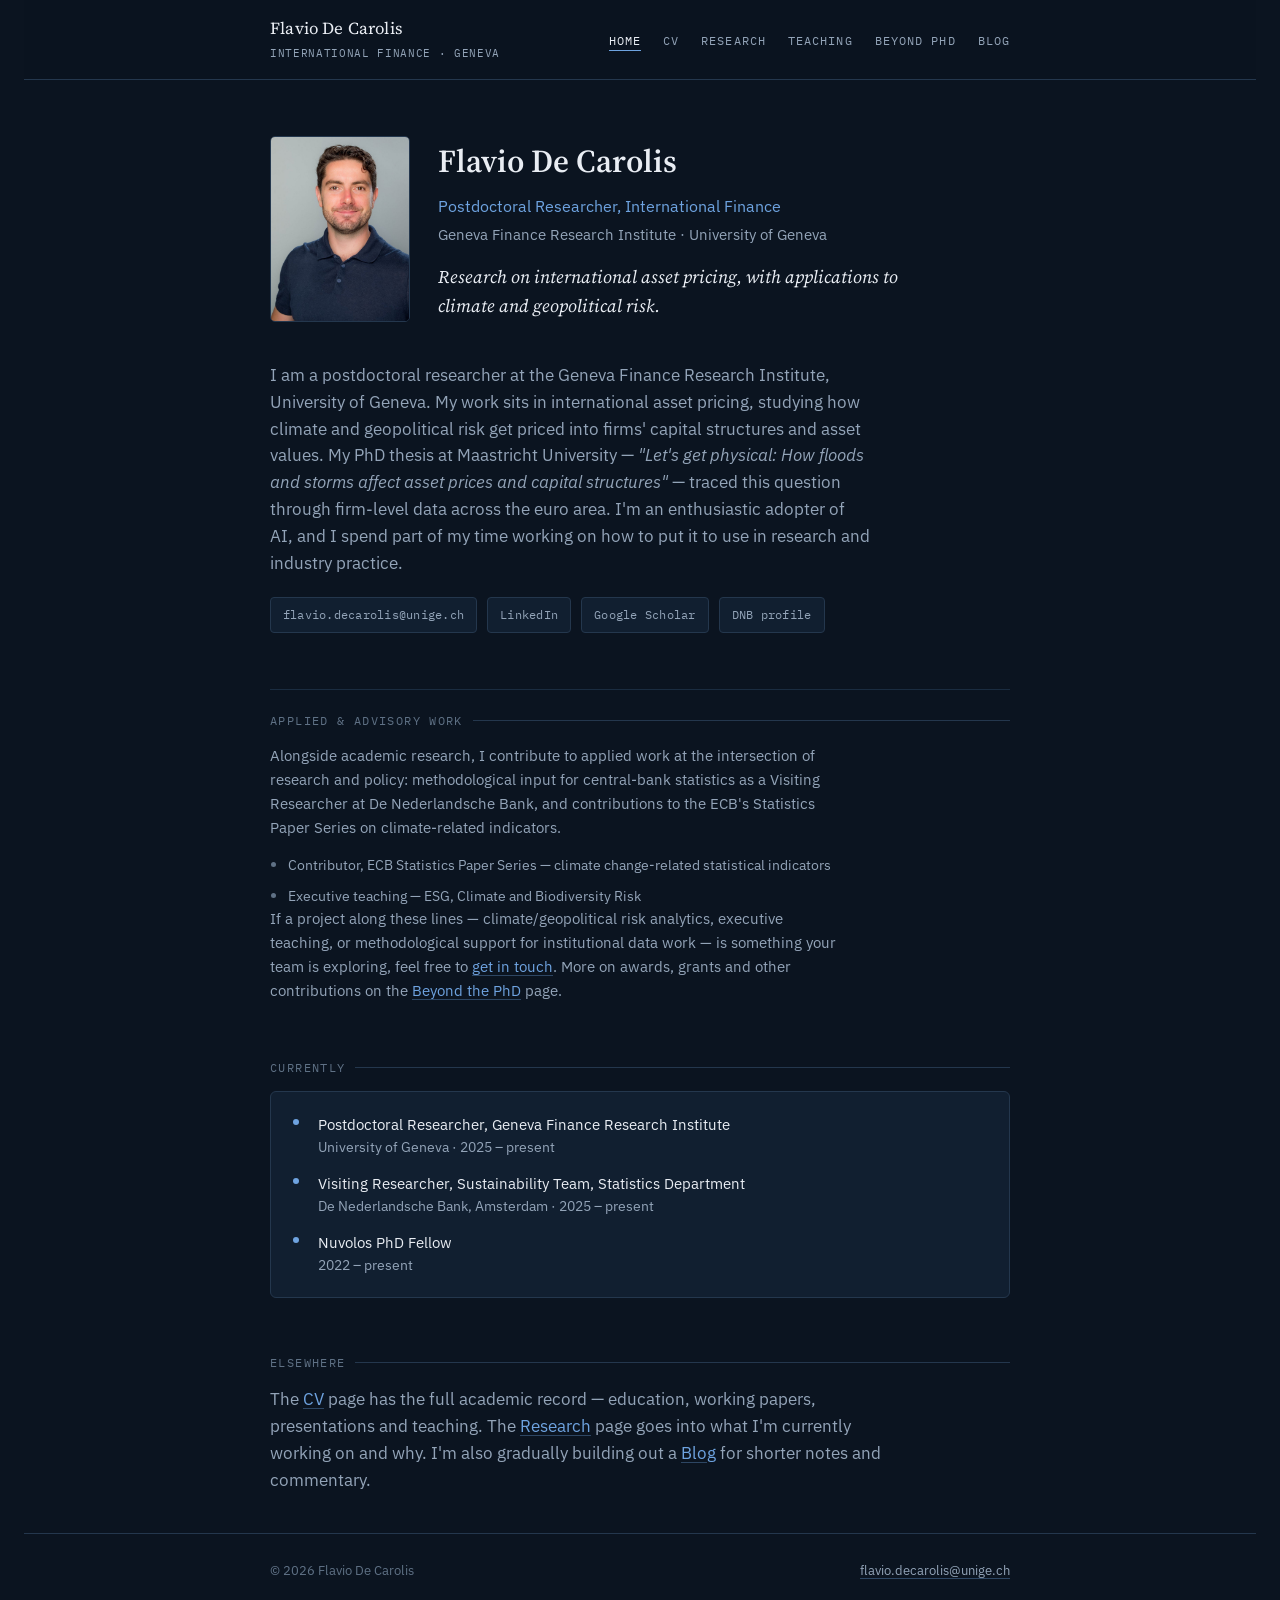
<file: index.html>
<!DOCTYPE html>
<html lang="en">
<head>
<meta charset="UTF-8">
<meta name="viewport" content="width=device-width, initial-scale=1.0">
<title>Flavio De Carolis</title>
<link rel="preconnect" href="https://fonts.googleapis.com">
<link rel="stylesheet" href="https://fonts.googleapis.com/css2?family=Source+Serif+4:opsz,wght@8..60,400;8..60,600;8..60,700&family=IBM+Plex+Sans:wght@400;500;600&family=IBM+Plex+Mono:wght@400;500&display=swap">
<link rel="stylesheet" href="styles.css">
</head>
<body>

<header class="site-nav">
  <div class="container">
    <a class="brand" href="index.html">Flavio De Carolis<em>International Finance · Geneva</em></a>
    <ul>
      <li><a class="navlink" href="index.html" aria-current="page">Home</a></li>
      <li><a class="navlink" href="cv.html">CV</a></li>
      <li><a class="navlink" href="interests.html">Research</a></li>
      <li><a class="navlink" href="teaching.html">Teaching</a></li>
      <li><a class="navlink" href="beyond.html">Beyond PhD</a></li>
      <li><a class="navlink" href="blog.html">Blog</a></li>
    </ul>
  </div>
</header>

<main>
  <div class="container">

    <div class="hero">
      <img src="flavio-photo.jpg" alt="Portrait of Flavio De Carolis" width="140" height="187">
      <div>
        <h1>Flavio De Carolis</h1>
        <p class="role">Postdoctoral Researcher, International Finance</p>
        <p class="affil">Geneva Finance Research Institute · University of Geneva</p>
        <p class="tagline">Research on international asset pricing, with applications to climate and geopolitical risk.</p>
      </div>
    </div>

    <section>
      <p class="lede">
        I am a postdoctoral researcher at the Geneva Finance Research Institute, University of Geneva.
        My work sits in international asset pricing, studying how climate and geopolitical risk get priced
        into firms' capital structures and asset values. My PhD thesis at Maastricht University —
        <em>"Let's get physical: How floods and storms affect asset prices and capital structures"</em> —
        traced this question through firm-level data across the euro area. I'm an enthusiastic adopter of
        AI, and I spend part of my time working on how to put it to use in research and industry practice.
      </p>
      <div class="contact-row">
        <a class="pill" href="mailto:flavio.decarolis@unige.ch">flavio.decarolis@unige.ch</a>
        <a class="pill" href="https://www.linkedin.com/in/flavio-de-carolis/" target="_blank" rel="noopener">LinkedIn</a>
        <a class="pill" href="https://scholar.google.com/citations?user=xiYDamEAAAAJ&amp;hl=en" target="_blank" rel="noopener">Google Scholar</a>
        <a class="pill" href="https://www.dnb.nl/en/research/personal-pages/flavio-de-carolis/" target="_blank" rel="noopener">DNB profile</a>
      </div>
    </section>

    <section class="applied">
      <div class="eyebrow">Applied &amp; Advisory Work</div>
      <p>
        Alongside academic research, I contribute to applied work at the intersection of research and
        policy: methodological input for central-bank statistics as a Visiting Researcher at De
        Nederlandsche Bank, and contributions to the ECB's Statistics Paper Series on climate-related
        indicators.
      </p>
      <ul>
        <li>Contributor, ECB Statistics Paper Series — climate change-related statistical indicators</li>
        <li>Executive teaching — ESG, Climate and Biodiversity Risk</li>
      </ul>
      <p>If a project along these lines — climate/geopolitical risk analytics, executive teaching, or
        methodological support for institutional data work — is something your team is exploring, feel
        free to <a href="mailto:flavio.decarolis@unige.ch">get in touch</a>. More on awards, grants and
        other contributions on the <a href="beyond.html">Beyond the PhD</a> page.</p>
    </section>

    <section>
      <div class="eyebrow">Currently</div>
      <div class="panel">
        <ul class="panel-list">
          <li>
            <div>Postdoctoral Researcher, Geneva Finance Research Institute
              <div class="meta">University of Geneva · 2025 – present</div>
            </div>
          </li>
          <li>
            <div>Visiting Researcher, Sustainability Team, Statistics Department
              <div class="meta">De Nederlandsche Bank, Amsterdam · 2025 – present</div>
            </div>
          </li>
          <li>
            <div>Nuvolos PhD Fellow
              <div class="meta">2022 – present</div>
            </div>
          </li>
        </ul>
      </div>
    </section>

    <section>
      <div class="eyebrow">Elsewhere</div>
      <p class="lede" style="max-width:64ch;">
        The <a href="cv.html">CV</a> page has the full academic record — education, working papers, presentations
        and teaching. The <a href="interests.html">Research</a> page goes into what I'm currently working on and why.
        I'm also gradually building out a <a href="blog.html">Blog</a> for shorter notes and commentary.
      </p>
    </section>

  </div>
</main>

<footer>
  <div class="container">
    <span>© 2026 Flavio De Carolis</span>
    <span><a href="mailto:flavio.decarolis@unige.ch">flavio.decarolis@unige.ch</a></span>
  </div>
</footer>

</body>
</html>
</file>
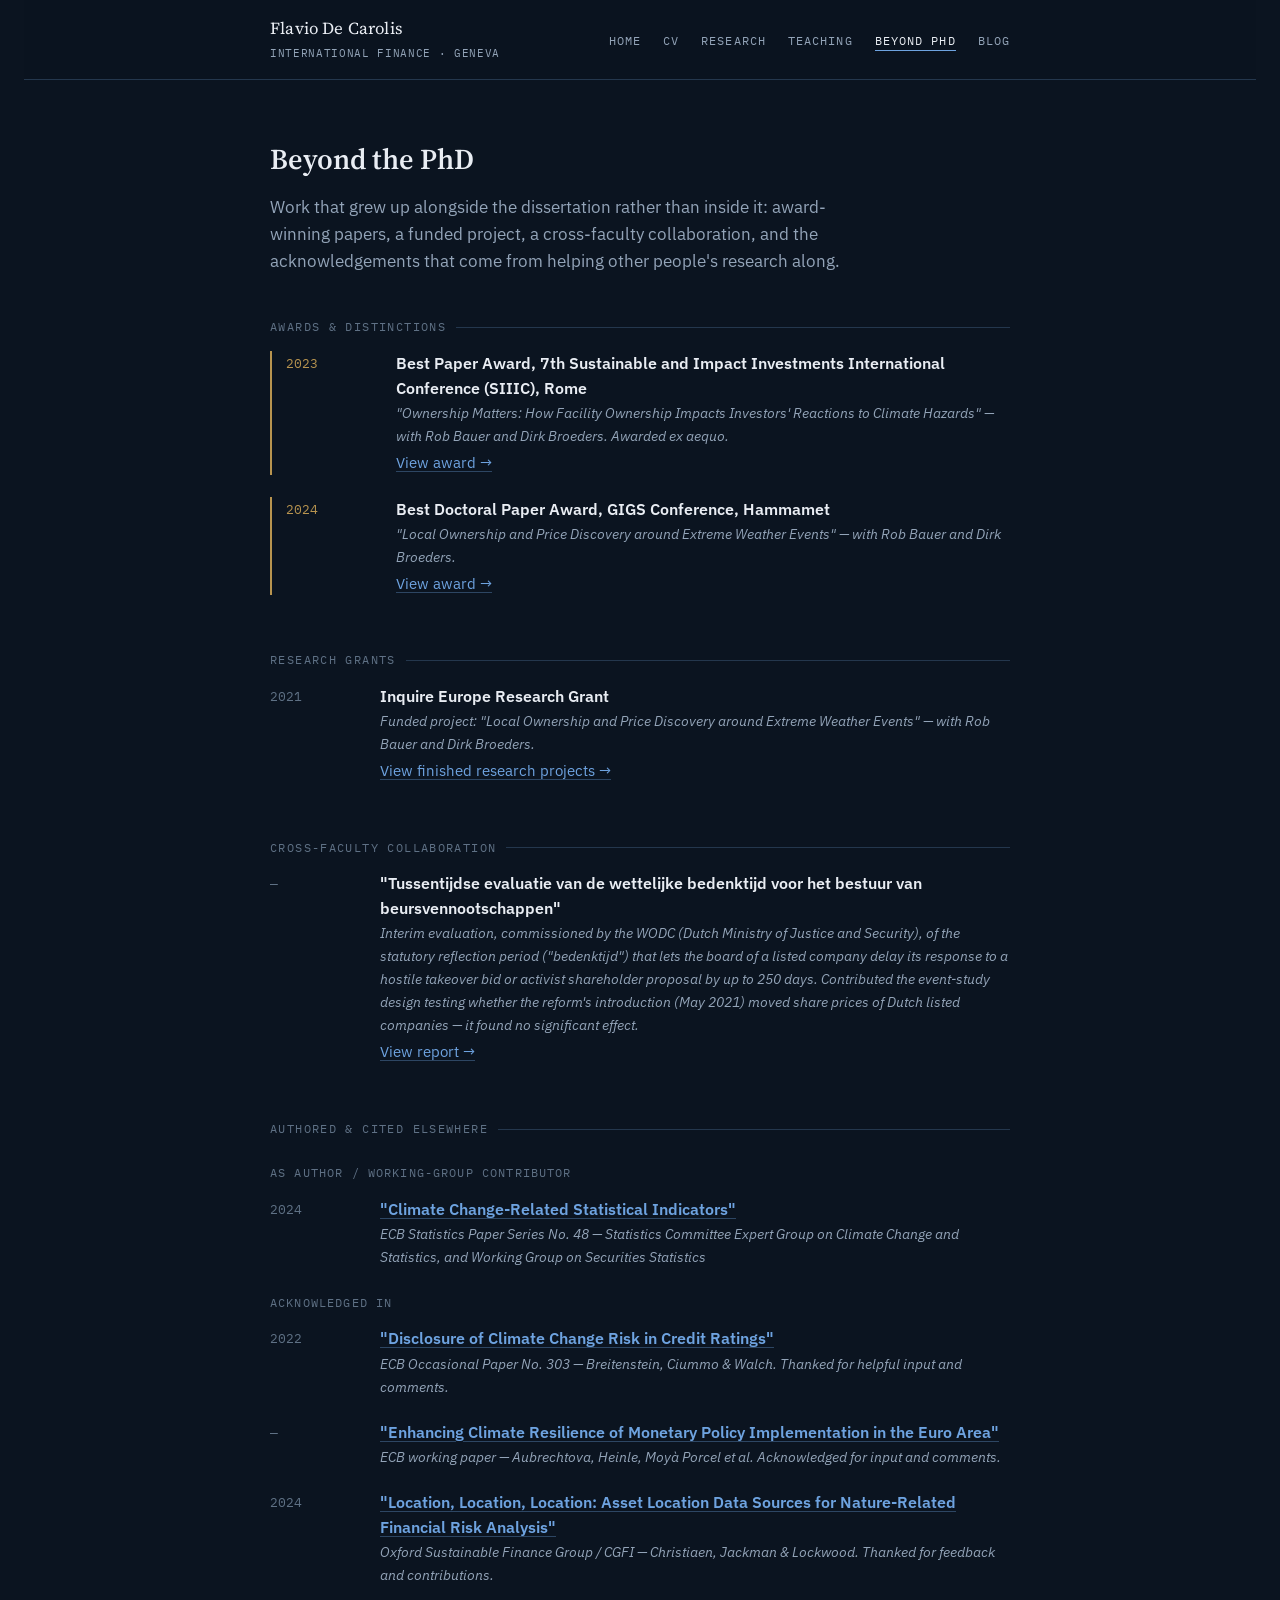
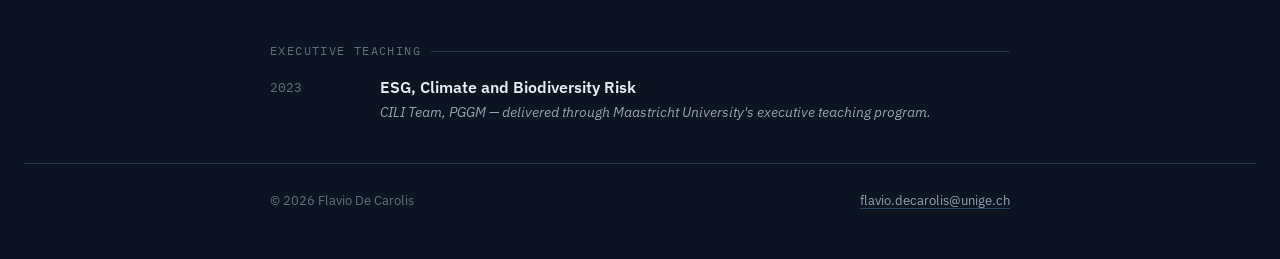
<file: beyond.html>
<!DOCTYPE html>
<html lang="en">
<head>
<meta charset="UTF-8">
<meta name="viewport" content="width=device-width, initial-scale=1.0">
<title>Beyond the PhD — Flavio De Carolis</title>
<link rel="preconnect" href="https://fonts.googleapis.com">
<link rel="stylesheet" href="https://fonts.googleapis.com/css2?family=Source+Serif+4:opsz,wght@8..60,400;8..60,600;8..60,700&family=IBM+Plex+Sans:wght@400;500;600&family=IBM+Plex+Mono:wght@400;500&display=swap">
<link rel="stylesheet" href="styles.css">
</head>
<body>

<header class="site-nav">
  <div class="container">
    <a class="brand" href="index.html">Flavio De Carolis<em>International Finance · Geneva</em></a>
    <ul>
      <li><a class="navlink" href="index.html">Home</a></li>
      <li><a class="navlink" href="cv.html">CV</a></li>
      <li><a class="navlink" href="interests.html">Research</a></li>
      <li><a class="navlink" href="teaching.html">Teaching</a></li>
      <li><a class="navlink" href="beyond.html" aria-current="page">Beyond PhD</a></li>
      <li><a class="navlink" href="blog.html">Blog</a></li>
    </ul>
  </div>
</header>

<main>
  <div class="container">

    <section style="margin-bottom:44px;">
      <h1 style="font-size:1.8rem; margin-bottom:12px;">Beyond the PhD</h1>
      <p class="lede">
        Work that grew up alongside the dissertation rather than inside it: award-winning papers, a
        funded project, a cross-faculty collaboration, and the acknowledgements that come from helping
        other people's research along.
      </p>
    </section>

    <!-- Awards -->
    <section>
      <div class="eyebrow">Awards &amp; Distinctions</div>
      <div class="ledger">
        <div class="ledger-row award">
          <div class="year">2023</div>
          <div>
            <div class="role">
              Best Paper Award, 7th Sustainable and Impact Investments International Conference (SIIIC), Rome
            </div>
            <div class="org">"Ownership Matters: How Facility Ownership Impacts Investors' Reactions to Climate Hazards" — with Rob Bauer and Dirk Broeders. Awarded ex aequo.</div>
            <div class="desc"><a href="https://socialimpactconference.it/the-7th-edition-conference/best-paper-awards-2023/" target="_blank" rel="noopener">View award →</a></div>
          </div>
        </div>
        <div class="ledger-row award">
          <div class="year">2024</div>
          <div>
            <div class="role">Best Doctoral Paper Award, GIGS Conference, Hammamet</div>
            <div class="org">"Local Ownership and Price Discovery around Extreme Weather Events" — with Rob Bauer and Dirk Broeders.</div>
            <div class="desc"><a href="https://www.gigs-initiative.org/awards" target="_blank" rel="noopener">View award →</a></div>
          </div>
        </div>
      </div>
    </section>

    <!-- Grants -->
    <section>
      <div class="eyebrow">Research Grants</div>
      <div class="ledger">
        <div class="ledger-row">
          <div class="year">2021</div>
          <div>
            <div class="role">Inquire Europe Research Grant</div>
            <div class="org">Funded project: "Local Ownership and Price Discovery around Extreme Weather Events" — with Rob Bauer and Dirk Broeders.</div>
            <div class="desc"><a href="https://www.inquire-europe.org/research/finished-research-projects/" target="_blank" rel="noopener">View finished research projects →</a></div>
          </div>
        </div>
      </div>
    </section>

    <!-- Collaboration -->
    <section>
      <div class="eyebrow">Cross-Faculty Collaboration</div>
      <div class="ledger">
        <div class="ledger-row">
          <div class="year">—</div>
          <div>
            <div class="role">"Tussentijdse evaluatie van de wettelijke bedenktijd voor het bestuur van beursvennootschappen"</div>
            <div class="org">Interim evaluation, commissioned by the WODC (Dutch Ministry of Justice and Security), of the statutory reflection period ("bedenktijd") that lets the board of a listed company delay its response to a hostile takeover bid or activist shareholder proposal by up to 250 days. Contributed the event-study design testing whether the reform's introduction (May 2021) moved share prices of Dutch listed companies — it found no significant effect.</div>
            <div class="desc"><a href="https://repository.wodc.nl/server/api/core/bitstreams/613326ed-10b0-4825-81dd-d98a8e726df2/content" target="_blank" rel="noopener">View report →</a></div>
          </div>
        </div>
      </div>
    </section>

    <!-- Authored & cited -->
    <section>
      <div class="eyebrow">Authored &amp; Cited Elsewhere</div>

      <div class="subhead">As author / working-group contributor</div>
      <div class="ledger">
        <div class="ledger-row">
          <div class="year">2024</div>
          <div>
            <div class="role"><a href="https://www.ecb.europa.eu/pub/pdf/scpsps/ecb.sps48~e3fd21dd5a.en.pdf" target="_blank" rel="noopener">"Climate Change-Related Statistical Indicators"</a></div>
            <div class="org">ECB Statistics Paper Series No. 48 — Statistics Committee Expert Group on Climate Change and Statistics, and Working Group on Securities Statistics</div>
          </div>
        </div>
      </div>

      <div class="subhead">Acknowledged in</div>
      <div class="ledger">
        <div class="ledger-row">
          <div class="year">2022</div>
          <div>
            <div class="role"><a href="https://www.ecb.europa.eu/pub/pdf/scpops/ecb.op303~eaa6fe6583.en.pdf" target="_blank" rel="noopener">"Disclosure of Climate Change Risk in Credit Ratings"</a></div>
            <div class="org">ECB Occasional Paper No. 303 — Breitenstein, Ciummo &amp; Walch. Thanked for helpful input and comments.</div>
          </div>
        </div>
        <div class="ledger-row">
          <div class="year">—</div>
          <div>
            <div class="role"><a href="https://papers.ssrn.com/sol3/papers.cfm?abstract_id=4488733" target="_blank" rel="noopener">"Enhancing Climate Resilience of Monetary Policy Implementation in the Euro Area"</a></div>
            <div class="org">ECB working paper — Aubrechtova, Heinle, Moyà Porcel et al. Acknowledged for input and comments.</div>
          </div>
        </div>
        <div class="ledger-row">
          <div class="year">2024</div>
          <div>
            <div class="role"><a href="https://cgfi.ac.uk/wp-content/uploads/2024/10/SFI_Report_Asset-location-data-sources-for-nature-related-financial-risk-analysis.pdf" target="_blank" rel="noopener">"Location, Location, Location: Asset Location Data Sources for Nature-Related Financial Risk Analysis"</a></div>
            <div class="org">Oxford Sustainable Finance Group / CGFI — Christiaen, Jackman &amp; Lockwood. Thanked for feedback and contributions.</div>
          </div>
        </div>
      </div>
    </section>

    <!-- Executive teaching -->
    <section>
      <div class="eyebrow">Executive Teaching</div>
      <div class="ledger">
        <div class="ledger-row">
          <div class="year">2023</div>
          <div>
            <div class="role">ESG, Climate and Biodiversity Risk</div>
            <div class="org">CILI Team, PGGM — delivered through Maastricht University's executive teaching program.</div>
          </div>
        </div>
      </div>
    </section>

  </div>
</main>

<footer>
  <div class="container">
    <span>© 2026 Flavio De Carolis</span>
    <span><a href="mailto:flavio.decarolis@unige.ch">flavio.decarolis@unige.ch</a></span>
  </div>
</footer>

</body>
</html>
</file>
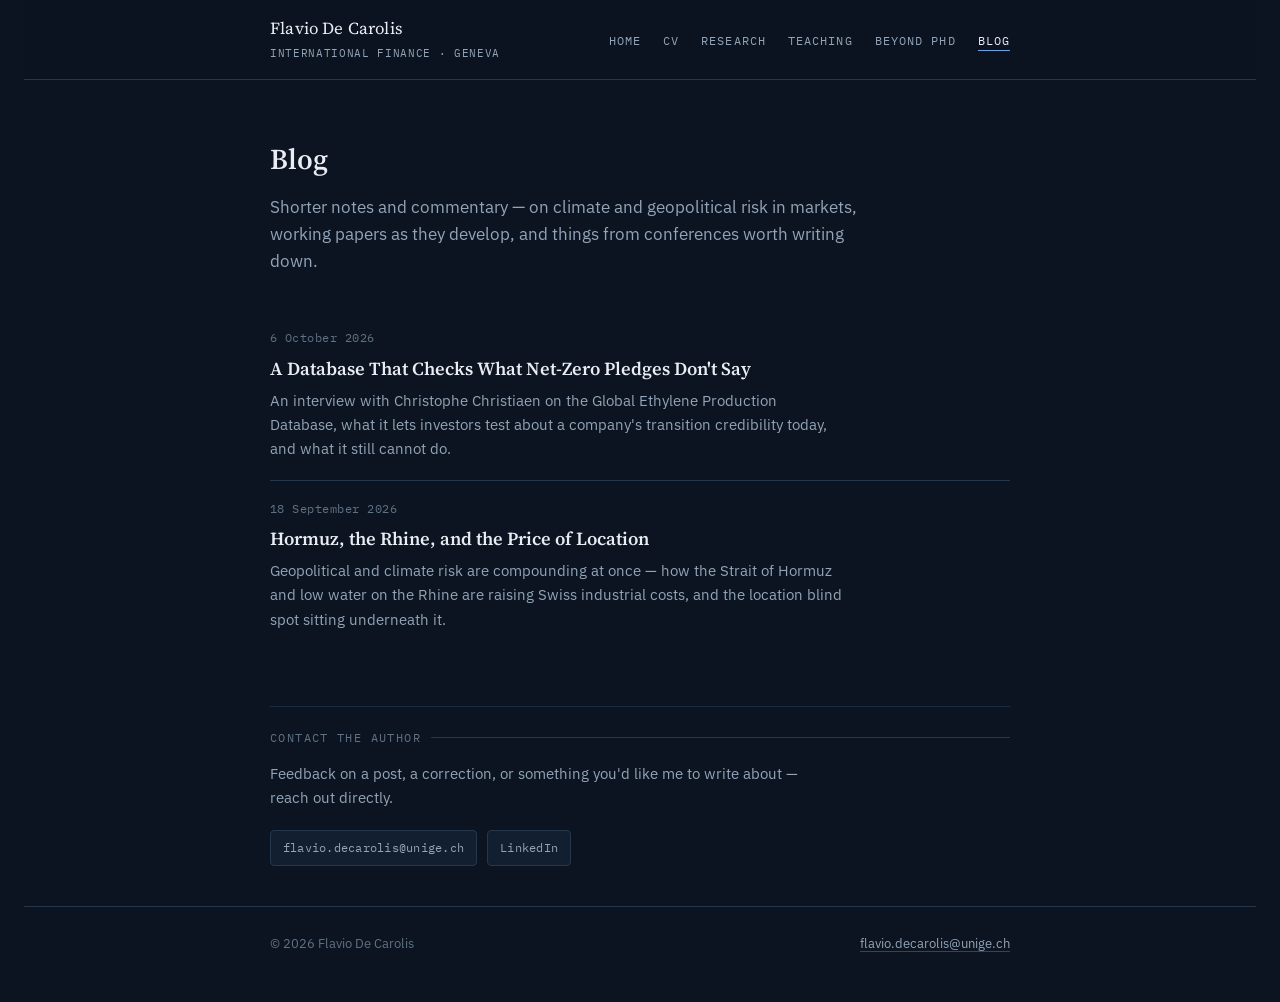
<file: blog.html>
<!DOCTYPE html>
<html lang="en">
<head>
<meta charset="UTF-8">
<meta name="viewport" content="width=device-width, initial-scale=1.0">
<title>Blog — Flavio De Carolis</title>
<link rel="preconnect" href="https://fonts.googleapis.com">
<link rel="stylesheet" href="https://fonts.googleapis.com/css2?family=Source+Serif+4:opsz,wght@8..60,400;8..60,600;8..60,700&family=IBM+Plex+Sans:wght@400;500;600&family=IBM+Plex+Mono:wght@400;500&display=swap">
<link rel="stylesheet" href="styles.css">
</head>
<body>

<header class="site-nav">
  <div class="container">
    <a class="brand" href="index.html">Flavio De Carolis<em>International Finance · Geneva</em></a>
    <ul>
      <li><a class="navlink" href="index.html">Home</a></li>
      <li><a class="navlink" href="cv.html">CV</a></li>
      <li><a class="navlink" href="interests.html">Research</a></li>
      <li><a class="navlink" href="teaching.html">Teaching</a></li>
      <li><a class="navlink" href="beyond.html">Beyond PhD</a></li>
      <li><a class="navlink" href="blog.html" aria-current="page">Blog</a></li>
    </ul>
  </div>
</header>

<main>
  <div class="container">

    <section style="margin-bottom:36px;">
      <h1 style="font-size:1.8rem; margin-bottom:12px;">Blog</h1>
      <p class="lede">Shorter notes and commentary — on climate and geopolitical risk in markets, working
        papers as they develop, and things from conferences worth writing down.</p>
    </section>

    <section>
      <div id="post-list"></div>
    </section>

    <section class="applied">
      <div class="eyebrow">Contact the Author</div>
      <p style="color:var(--ink-dim); font-size:.95rem; max-width:60ch; margin-bottom:20px;">
        Feedback on a post, a correction, or something you'd like me to write about — reach out directly.
      </p>
      <div class="contact-row">
        <a class="pill" href="mailto:flavio.decarolis@unige.ch">flavio.decarolis@unige.ch</a>
        <a class="pill" href="https://www.linkedin.com/in/flavio-de-carolis/" target="_blank" rel="noopener">LinkedIn</a>
      </div>
    </section>

  </div>
</main>

<footer>
  <div class="container">
    <span>© 2026 Flavio De Carolis</span>
    <span><a href="mailto:flavio.decarolis@unige.ch">flavio.decarolis@unige.ch</a></span>
  </div>
</footer>

<script>
  /* ---------------------------------------------------------------
     Add posts here. Each entry:
       { title: "...", date: "2026-03-01", excerpt: "...", url: "post-slug.html" }
     - "date" is ISO (YYYY-MM-DD), shown formatted automatically.
     - "url" is optional: point it at a page you write for the full post
       (e.g. copy blog.html's <head>/nav/footer around your text) and
       list posts newest first. Leave "url" out for a draft placeholder
       that isn't clickable yet.
     --------------------------------------------------------------- */
  const posts = [
    { title: "A Database That Checks What Net-Zero Pledges Don't Say", date: "2026-10-06", excerpt: "An interview with Christophe Christiaen on the Global Ethylene Production Database, what it lets investors test about a company's transition credibility today, and what it still cannot do.", url: "net-zero-pledges-tested-against-the-plants-behind-them.html" },
    { title: "Hormuz, the Rhine, and the Price of Location", date: "2026-09-18", excerpt: "Geopolitical and climate risk are compounding at once — how the Strait of Hormuz and low water on the Rhine are raising Swiss industrial costs, and the location blind spot sitting underneath it.", url: "hormuz-the-rhine-and-the-price-of-location.html" },
  ];

  const list = document.getElementById('post-list');

  function formatDate(iso) {
    const d = new Date(iso + 'T00:00:00');
    return d.toLocaleDateString('en-GB', { day: 'numeric', month: 'long', year: 'numeric' });
  }

  if (posts.length === 0) {
    list.innerHTML = `
      <div class="empty-row">
        <strong>No entries yet</strong>
        First post is coming soon — check back, or get in touch if there's something you'd like me to write about.
      </div>`;
  } else {
    posts
      .slice()
      .sort((a, b) => new Date(b.date) - new Date(a.date))
      .forEach(post => {
        const tag = post.url ? 'a' : 'div';
        const row = document.createElement(tag);
        row.className = 'post-row';
        if (post.url) row.href = post.url;
        row.innerHTML = `
          <div class="post-date">${formatDate(post.date)}</div>
          <h3>${post.title}</h3>
          <p class="excerpt">${post.excerpt}</p>`;
        list.appendChild(row);
      });
  }
</script>

</body>
</html>
</file>
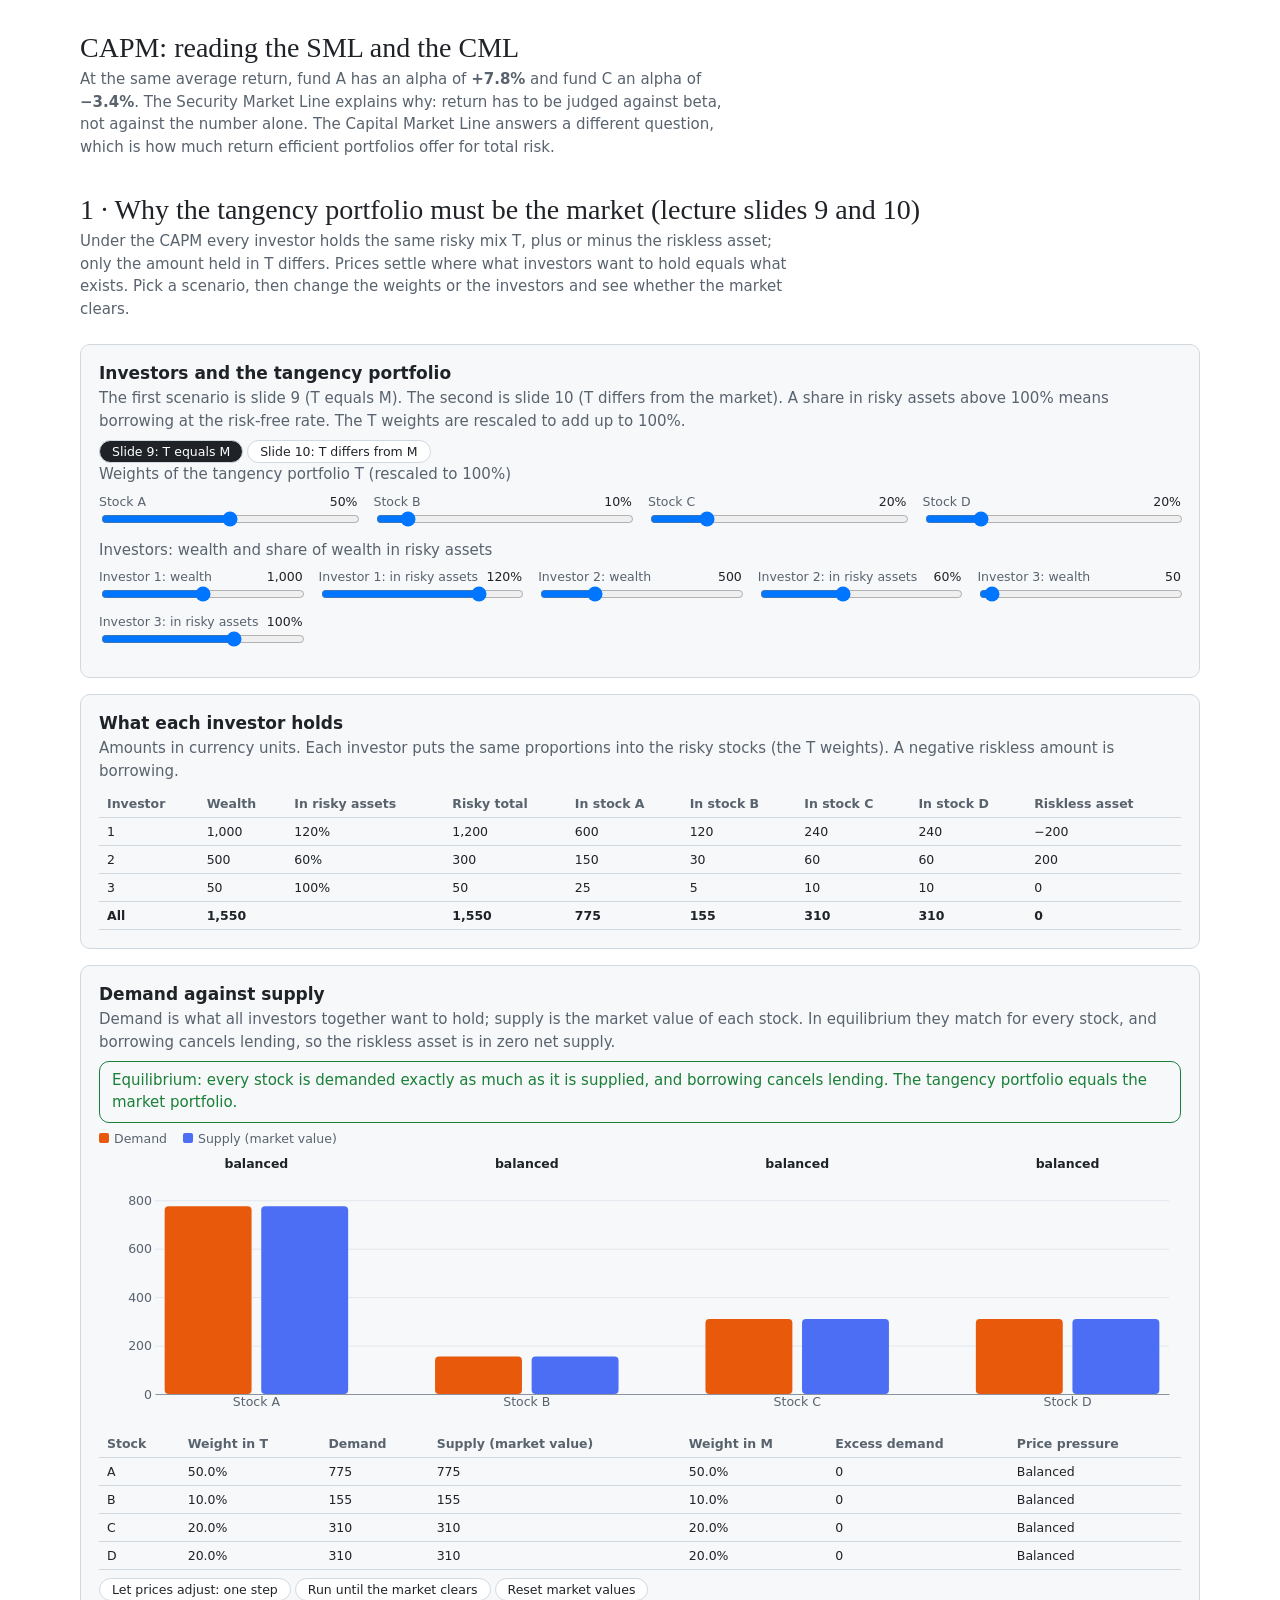
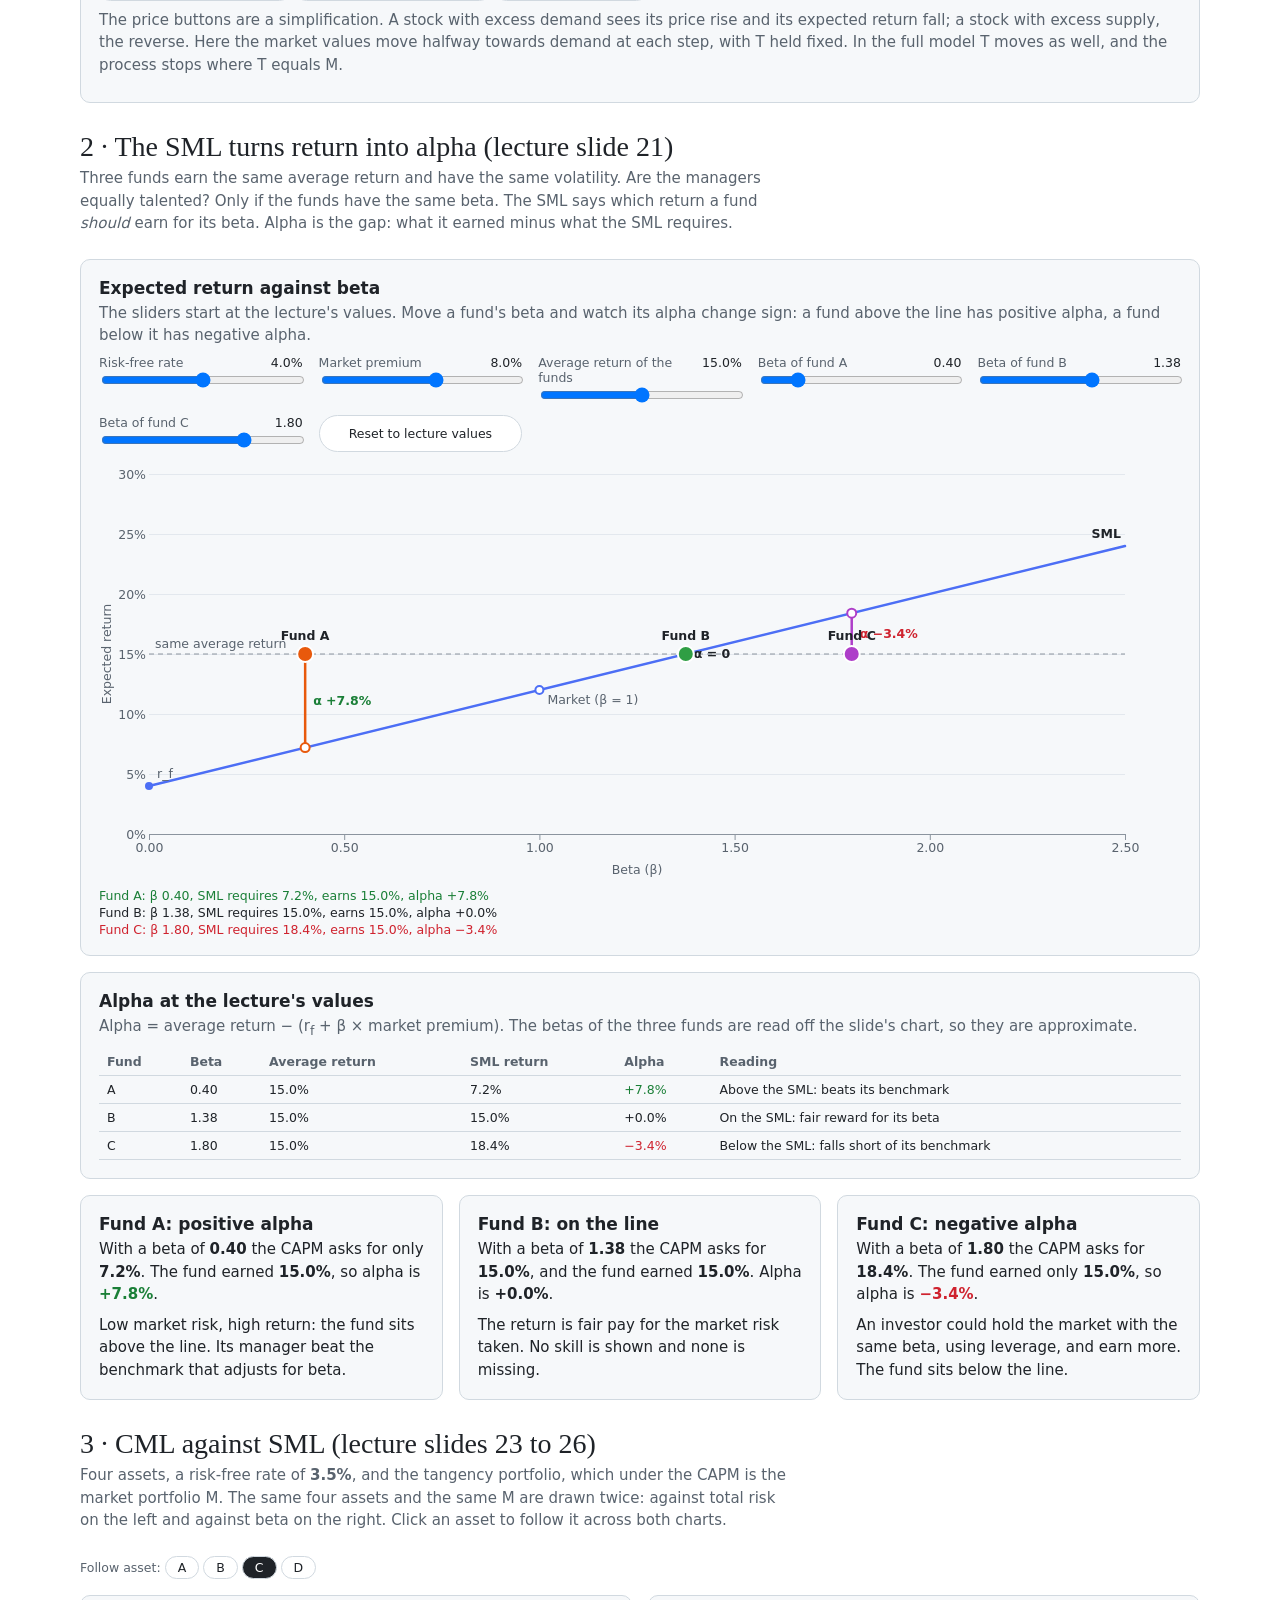
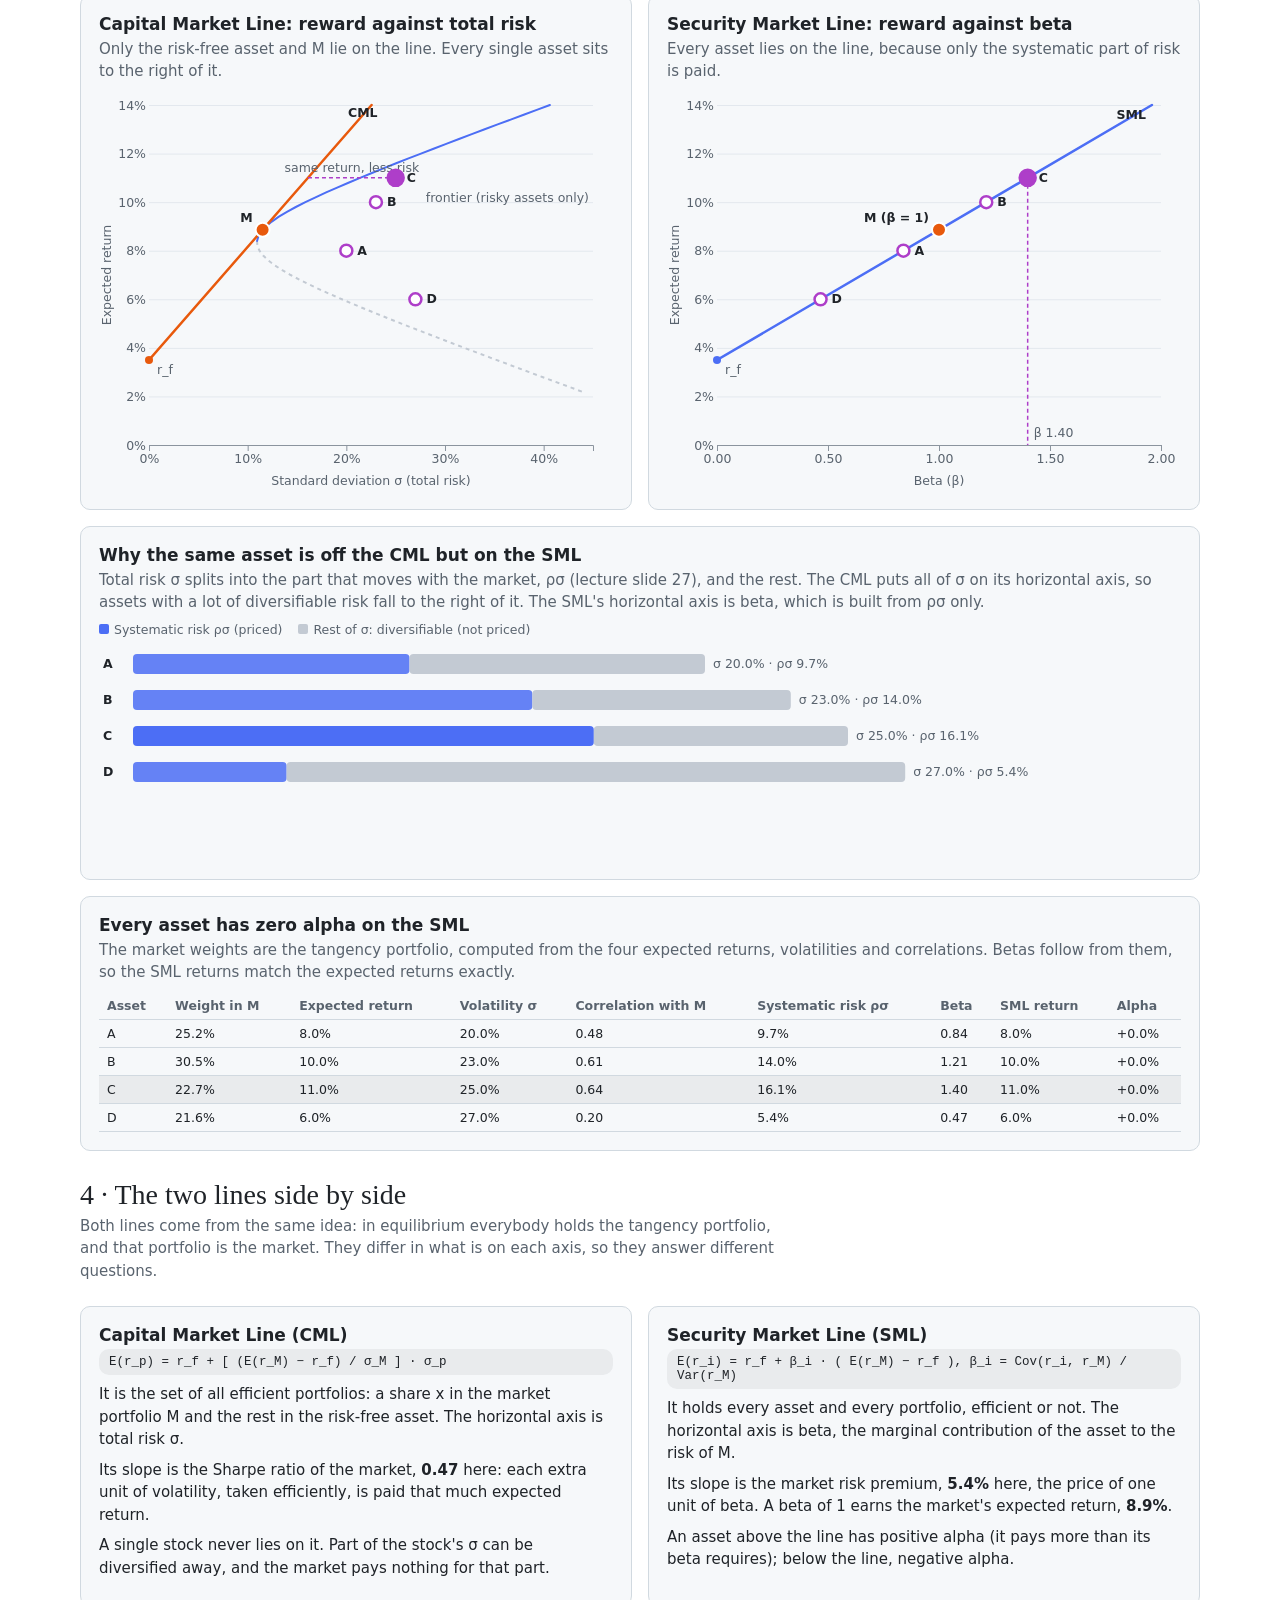
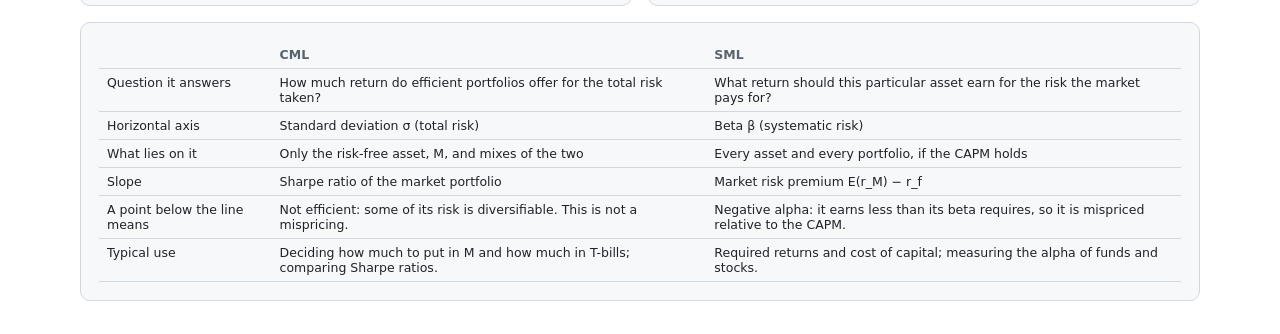
<file: capm-explorer.html>
<!doctype html>
<html lang="en">
<head>
<meta charset="utf-8">
<meta name="viewport" content="width=device-width, initial-scale=1">
<title>CAPM: SML and CML explorer</title>
<script>
// https://d3js.org v7.9.0 Copyright 2010-2023 Mike Bostock
!function(t,n){"object"==typeof exports&&"undefined"!=typeof module?n(exports):"function"==typeof define&&define.amd?define(["exports"],n):n((t="undefined"!=typeof globalThis?globalThis:t||self).d3=t.d3||{})}(this,(function(t){"use strict";function n(t,n){return null==t||null==n?NaN:t<n?-1:t>n?1:t>=n?0:NaN}function e(t,n){return null==t||null==n?NaN:n<t?-1:n>t?1:n>=t?0:NaN}function r(t){let r,o,a;function u(t,n,e=0,i=t.length){if(e<i){if(0!==r(n,n))return i;do{const r=e+i>>>1;o(t[r],n)<0?e=r+1:i=r}while(e<i)}return e}return 2!==t.length?(r=n,o=(e,r)=>n(t(e),r),a=(n,e)=>t(n)-e):(r=t===n||t===e?t:i,o=t,a=t),{left:u,center:function(t,n,e=0,r=t.length){const i=u(t,n,e,r-1);return i>e&&a(t[i-1],n)>-a(t[i],n)?i-1:i},right:function(t,n,e=0,i=t.length){if(e<i){if(0!==r(n,n))return i;do{const r=e+i>>>1;o(t[r],n)<=0?e=r+1:i=r}while(e<i)}return e}}}function i(){return 0}function o(t){return null===t?NaN:+t}const a=r(n),u=a.right,c=a.left,f=r(o).center;var s=u;const l=d(y),h=d((function(t){const n=y(t);return(t,e,r,i,o)=>{n(t,e,(r<<=2)+0,(i<<=2)+0,o<<=2),n(t,e,r+1,i+1,o),n(t,e,r+2,i+2,o),n(t,e,r+3,i+3,o)}}));function d(t){return function(n,e,r=e){if(!((e=+e)>=0))throw new RangeError("invalid rx");if(!((r=+r)>=0))throw new RangeError("invalid ry");let{data:i,width:o,height:a}=n;if(!((o=Math.floor(o))>=0))throw new RangeError("invalid width");if(!((a=Math.floor(void 0!==a?a:i.length/o))>=0))throw new RangeError("invalid height");if(!o||!a||!e&&!r)return n;const u=e&&t(e),c=r&&t(r),f=i.slice();return u&&c?(p(u,f,i,o,a),p(u,i,f,o,a),p(u,f,i,o,a),g(c,i,f,o,a),g(c,f,i,o,a),g(c,i,f,o,a)):u?(p(u,i,f,o,a),p(u,f,i,o,a),p(u,i,f,o,a)):c&&(g(c,i,f,o,a),g(c,f,i,o,a),g(c,i,f,o,a)),n}}function p(t,n,e,r,i){for(let o=0,a=r*i;o<a;)t(n,e,o,o+=r,1)}function g(t,n,e,r,i){for(let o=0,a=r*i;o<r;++o)t(n,e,o,o+a,r)}function y(t){const n=Math.floor(t);if(n===t)return function(t){const n=2*t+1;return(e,r,i,o,a)=>{if(!((o-=a)>=i))return;let u=t*r[i];const c=a*t;for(let t=i,n=i+c;t<n;t+=a)u+=r[Math.min(o,t)];for(let t=i,f=o;t<=f;t+=a)u+=r[Math.min(o,t+c)],e[t]=u/n,u-=r[Math.max(i,t-c)]}}(t);const e=t-n,r=2*t+1;return(t,i,o,a,u)=>{if(!((a-=u)>=o))return;let c=n*i[o];const f=u*n,s=f+u;for(let t=o,n=o+f;t<n;t+=u)c+=i[Math.min(a,t)];for(let n=o,l=a;n<=l;n+=u)c+=i[Math.min(a,n+f)],t[n]=(c+e*(i[Math.max(o,n-s)]+i[Math.min(a,n+s)]))/r,c-=i[Math.max(o,n-f)]}}function v(t,n){let e=0;if(void 0===n)for(let n of t)null!=n&&(n=+n)>=n&&++e;else{let r=-1;for(let i of t)null!=(i=n(i,++r,t))&&(i=+i)>=i&&++e}return e}function _(t){return 0|t.length}function b(t){return!(t>0)}function m(t){return"object"!=typeof t||"length"in t?t:Array.from(t)}function x(t,n){let e,r=0,i=0,o=0;if(void 0===n)for(let n of t)null!=n&&(n=+n)>=n&&(e=n-i,i+=e/++r,o+=e*(n-i));else{let a=-1;for(let u of t)null!=(u=n(u,++a,t))&&(u=+u)>=u&&(e=u-i,i+=e/++r,o+=e*(u-i))}if(r>1)return o/(r-1)}function w(t,n){const e=x(t,n);return e?Math.sqrt(e):e}function M(t,n){let e,r;if(void 0===n)for(const n of t)null!=n&&(void 0===e?n>=n&&(e=r=n):(e>n&&(e=n),r<n&&(r=n)));else{let i=-1;for(let o of t)null!=(o=n(o,++i,t))&&(void 0===e?o>=o&&(e=r=o):(e>o&&(e=o),r<o&&(r=o)))}return[e,r]}class T{constructor(){this._partials=new Float64Array(32),this._n=0}add(t){const n=this._partials;let e=0;for(let r=0;r<this._n&&r<32;r++){const i=n[r],o=t+i,a=Math.abs(t)<Math.abs(i)?t-(o-i):i-(o-t);a&&(n[e++]=a),t=o}return n[e]=t,this._n=e+1,this}valueOf(){const t=this._partials;let n,e,r,i=this._n,o=0;if(i>0){for(o=t[--i];i>0&&(n=o,e=t[--i],o=n+e,r=e-(o-n),!r););i>0&&(r<0&&t[i-1]<0||r>0&&t[i-1]>0)&&(e=2*r,n=o+e,e==n-o&&(o=n))}return o}}class InternMap extends Map{constructor(t,n=N){if(super(),Object.defineProperties(this,{_intern:{value:new Map},_key:{value:n}}),null!=t)for(const[n,e]of t)this.set(n,e)}get(t){return super.get(A(this,t))}has(t){return super.has(A(this,t))}set(t,n){return super.set(S(this,t),n)}delete(t){return super.delete(E(this,t))}}class InternSet extends Set{constructor(t,n=N){if(super(),Object.defineProperties(this,{_intern:{value:new Map},_key:{value:n}}),null!=t)for(const n of t)this.add(n)}has(t){return super.has(A(this,t))}add(t){return super.add(S(this,t))}delete(t){return super.delete(E(this,t))}}function A({_intern:t,_key:n},e){const r=n(e);return t.has(r)?t.get(r):e}function S({_intern:t,_key:n},e){const r=n(e);return t.has(r)?t.get(r):(t.set(r,e),e)}function E({_intern:t,_key:n},e){const r=n(e);return t.has(r)&&(e=t.get(r),t.delete(r)),e}function N(t){return null!==t&&"object"==typeof t?t.valueOf():t}function k(t){return t}function C(t,...n){return F(t,k,k,n)}function P(t,...n){return F(t,Array.from,k,n)}function z(t,n){for(let e=1,r=n.length;e<r;++e)t=t.flatMap((t=>t.pop().map((([n,e])=>[...t,n,e]))));return t}function $(t,n,...e){return F(t,k,n,e)}function D(t,n,...e){return F(t,Array.from,n,e)}function R(t){if(1!==t.length)throw new Error("duplicate key");return t[0]}function F(t,n,e,r){return function t(i,o){if(o>=r.length)return e(i);const a=new InternMap,u=r[o++];let c=-1;for(const t of i){const n=u(t,++c,i),e=a.get(n);e?e.push(t):a.set(n,[t])}for(const[n,e]of a)a.set(n,t(e,o));return n(a)}(t,0)}function q(t,n){return Array.from(n,(n=>t[n]))}function U(t,...n){if("function"!=typeof t[Symbol.iterator])throw new TypeError("values is not iterable");t=Array.from(t);let[e]=n;if(e&&2!==e.length||n.length>1){const r=Uint32Array.from(t,((t,n)=>n));return n.length>1?(n=n.map((n=>t.map(n))),r.sort(((t,e)=>{for(const r of n){const n=O(r[t],r[e]);if(n)return n}}))):(e=t.map(e),r.sort(((t,n)=>O(e[t],e[n])))),q(t,r)}return t.sort(I(e))}function I(t=n){if(t===n)return O;if("function"!=typeof t)throw new TypeError("compare is not a function");return(n,e)=>{const r=t(n,e);return r||0===r?r:(0===t(e,e))-(0===t(n,n))}}function O(t,n){return(null==t||!(t>=t))-(null==n||!(n>=n))||(t<n?-1:t>n?1:0)}var B=Array.prototype.slice;function Y(t){return()=>t}const L=Math.sqrt(50),j=Math.sqrt(10),H=Math.sqrt(2);function X(t,n,e){const r=(n-t)/Math.max(0,e),i=Math.floor(Math.log10(r)),o=r/Math.pow(10,i),a=o>=L?10:o>=j?5:o>=H?2:1;let u,c,f;return i<0?(f=Math.pow(10,-i)/a,u=Math.round(t*f),c=Math.round(n*f),u/f<t&&++u,c/f>n&&--c,f=-f):(f=Math.pow(10,i)*a,u=Math.round(t/f),c=Math.round(n/f),u*f<t&&++u,c*f>n&&--c),c<u&&.5<=e&&e<2?X(t,n,2*e):[u,c,f]}function G(t,n,e){if(!((e=+e)>0))return[];if((t=+t)===(n=+n))return[t];const r=n<t,[i,o,a]=r?X(n,t,e):X(t,n,e);if(!(o>=i))return[];const u=o-i+1,c=new Array(u);if(r)if(a<0)for(let t=0;t<u;++t)c[t]=(o-t)/-a;else for(let t=0;t<u;++t)c[t]=(o-t)*a;else if(a<0)for(let t=0;t<u;++t)c[t]=(i+t)/-a;else for(let t=0;t<u;++t)c[t]=(i+t)*a;return c}function V(t,n,e){return X(t=+t,n=+n,e=+e)[2]}function W(t,n,e){e=+e;const r=(n=+n)<(t=+t),i=r?V(n,t,e):V(t,n,e);return(r?-1:1)*(i<0?1/-i:i)}function Z(t,n,e){let r;for(;;){const i=V(t,n,e);if(i===r||0===i||!isFinite(i))return[t,n];i>0?(t=Math.floor(t/i)*i,n=Math.ceil(n/i)*i):i<0&&(t=Math.ceil(t*i)/i,n=Math.floor(n*i)/i),r=i}}function K(t){return Math.max(1,Math.ceil(Math.log(v(t))/Math.LN2)+1)}function Q(){var t=k,n=M,e=K;function r(r){Array.isArray(r)||(r=Array.from(r));var i,o,a,u=r.length,c=new Array(u);for(i=0;i<u;++i)c[i]=t(r[i],i,r);var f=n(c),l=f[0],h=f[1],d=e(c,l,h);if(!Array.isArray(d)){const t=h,e=+d;if(n===M&&([l,h]=Z(l,h,e)),(d=G(l,h,e))[0]<=l&&(a=V(l,h,e)),d[d.length-1]>=h)if(t>=h&&n===M){const t=V(l,h,e);isFinite(t)&&(t>0?h=(Math.floor(h/t)+1)*t:t<0&&(h=(Math.ceil(h*-t)+1)/-t))}else d.pop()}for(var p=d.length,g=0,y=p;d[g]<=l;)++g;for(;d[y-1]>h;)--y;(g||y<p)&&(d=d.slice(g,y),p=y-g);var v,_=new Array(p+1);for(i=0;i<=p;++i)(v=_[i]=[]).x0=i>0?d[i-1]:l,v.x1=i<p?d[i]:h;if(isFinite(a)){if(a>0)for(i=0;i<u;++i)null!=(o=c[i])&&l<=o&&o<=h&&_[Math.min(p,Math.floor((o-l)/a))].push(r[i]);else if(a<0)for(i=0;i<u;++i)if(null!=(o=c[i])&&l<=o&&o<=h){const t=Math.floor((l-o)*a);_[Math.min(p,t+(d[t]<=o))].push(r[i])}}else for(i=0;i<u;++i)null!=(o=c[i])&&l<=o&&o<=h&&_[s(d,o,0,p)].push(r[i]);return _}return r.value=function(n){return arguments.length?(t="function"==typeof n?n:Y(n),r):t},r.domain=function(t){return arguments.length?(n="function"==typeof t?t:Y([t[0],t[1]]),r):n},r.thresholds=function(t){return arguments.length?(e="function"==typeof t?t:Y(Array.isArray(t)?B.call(t):t),r):e},r}function J(t,n){let e;if(void 0===n)for(const n of t)null!=n&&(e<n||void 0===e&&n>=n)&&(e=n);else{let r=-1;for(let i of t)null!=(i=n(i,++r,t))&&(e<i||void 0===e&&i>=i)&&(e=i)}return e}function tt(t,n){let e,r=-1,i=-1;if(void 0===n)for(const n of t)++i,null!=n&&(e<n||void 0===e&&n>=n)&&(e=n,r=i);else for(let o of t)null!=(o=n(o,++i,t))&&(e<o||void 0===e&&o>=o)&&(e=o,r=i);return r}function nt(t,n){let e;if(void 0===n)for(const n of t)null!=n&&(e>n||void 0===e&&n>=n)&&(e=n);else{let r=-1;for(let i of t)null!=(i=n(i,++r,t))&&(e>i||void 0===e&&i>=i)&&(e=i)}return e}function et(t,n){let e,r=-1,i=-1;if(void 0===n)for(const n of t)++i,null!=n&&(e>n||void 0===e&&n>=n)&&(e=n,r=i);else for(let o of t)null!=(o=n(o,++i,t))&&(e>o||void 0===e&&o>=o)&&(e=o,r=i);return r}function rt(t,n,e=0,r=1/0,i){if(n=Math.floor(n),e=Math.floor(Math.max(0,e)),r=Math.floor(Math.min(t.length-1,r)),!(e<=n&&n<=r))return t;for(i=void 0===i?O:I(i);r>e;){if(r-e>600){const o=r-e+1,a=n-e+1,u=Math.log(o),c=.5*Math.exp(2*u/3),f=.5*Math.sqrt(u*c*(o-c)/o)*(a-o/2<0?-1:1);rt(t,n,Math.max(e,Math.floor(n-a*c/o+f)),Math.min(r,Math.floor(n+(o-a)*c/o+f)),i)}const o=t[n];let a=e,u=r;for(it(t,e,n),i(t[r],o)>0&&it(t,e,r);a<u;){for(it(t,a,u),++a,--u;i(t[a],o)<0;)++a;for(;i(t[u],o)>0;)--u}0===i(t[e],o)?it(t,e,u):(++u,it(t,u,r)),u<=n&&(e=u+1),n<=u&&(r=u-1)}return t}function it(t,n,e){const r=t[n];t[n]=t[e],t[e]=r}function ot(t,e=n){let r,i=!1;if(1===e.length){let o;for(const a of t){const t=e(a);(i?n(t,o)>0:0===n(t,t))&&(r=a,o=t,i=!0)}}else for(const n of t)(i?e(n,r)>0:0===e(n,n))&&(r=n,i=!0);return r}function at(t,n,e){if(t=Float64Array.from(function*(t,n){if(void 0===n)for(let n of t)null!=n&&(n=+n)>=n&&(yield n);else{let e=-1;for(let r of t)null!=(r=n(r,++e,t))&&(r=+r)>=r&&(yield r)}}(t,e)),(r=t.length)&&!isNaN(n=+n)){if(n<=0||r<2)return nt(t);if(n>=1)return J(t);var r,i=(r-1)*n,o=Math.floor(i),a=J(rt(t,o).subarray(0,o+1));return a+(nt(t.subarray(o+1))-a)*(i-o)}}function ut(t,n,e=o){if((r=t.length)&&!isNaN(n=+n)){if(n<=0||r<2)return+e(t[0],0,t);if(n>=1)return+e(t[r-1],r-1,t);var r,i=(r-1)*n,a=Math.floor(i),u=+e(t[a],a,t);return u+(+e(t[a+1],a+1,t)-u)*(i-a)}}function ct(t,n,e=o){if(!isNaN(n=+n)){if(r=Float64Array.from(t,((n,r)=>o(e(t[r],r,t)))),n<=0)return et(r);if(n>=1)return tt(r);var r,i=Uint32Array.from(t,((t,n)=>n)),a=r.length-1,u=Math.floor(a*n);return rt(i,u,0,a,((t,n)=>O(r[t],r[n]))),(u=ot(i.subarray(0,u+1),(t=>r[t])))>=0?u:-1}}function ft(t){return Array.from(function*(t){for(const n of t)yield*n}(t))}function st(t,n){return[t,n]}function lt(t,n,e){t=+t,n=+n,e=(i=arguments.length)<2?(n=t,t=0,1):i<3?1:+e;for(var r=-1,i=0|Math.max(0,Math.ceil((n-t)/e)),o=new Array(i);++r<i;)o[r]=t+r*e;return o}function ht(t,e=n){if(1===e.length)return et(t,e);let r,i=-1,o=-1;for(const n of t)++o,(i<0?0===e(n,n):e(n,r)<0)&&(r=n,i=o);return i}var dt=pt(Math.random);function pt(t){return function(n,e=0,r=n.length){let i=r-(e=+e);for(;i;){const r=t()*i--|0,o=n[i+e];n[i+e]=n[r+e],n[r+e]=o}return n}}function gt(t){if(!(i=t.length))return[];for(var n=-1,e=nt(t,yt),r=new Array(e);++n<e;)for(var i,o=-1,a=r[n]=new Array(i);++o<i;)a[o]=t[o][n];return r}function yt(t){return t.length}function vt(t){return t instanceof InternSet?t:new InternSet(t)}function _t(t,n){const e=t[Symbol.iterator](),r=new Set;for(const t of n){const n=bt(t);if(r.has(n))continue;let i,o;for(;({value:i,done:o}=e.next());){if(o)return!1;const t=bt(i);if(r.add(t),Object.is(n,t))break}}return!0}function bt(t){return null!==t&&"object"==typeof t?t.valueOf():t}function mt(t){return t}var xt=1,wt=2,Mt=3,Tt=4,At=1e-6;function St(t){return"translate("+t+",0)"}function Et(t){return"translate(0,"+t+")"}function Nt(t){return n=>+t(n)}function kt(t,n){return n=Math.max(0,t.bandwidth()-2*n)/2,t.round()&&(n=Math.round(n)),e=>+t(e)+n}function Ct(){return!this.__axis}function Pt(t,n){var e=[],r=null,i=null,o=6,a=6,u=3,c="undefined"!=typeof window&&window.devicePixelRatio>1?0:.5,f=t===xt||t===Tt?-1:1,s=t===Tt||t===wt?"x":"y",l=t===xt||t===Mt?St:Et;function h(h){var d=null==r?n.ticks?n.ticks.apply(n,e):n.domain():r,p=null==i?n.tickFormat?n.tickFormat.apply(n,e):mt:i,g=Math.max(o,0)+u,y=n.range(),v=+y[0]+c,_=+y[y.length-1]+c,b=(n.bandwidth?kt:Nt)(n.copy(),c),m=h.selection?h.selection():h,x=m.selectAll(".domain").data([null]),w=m.selectAll(".tick").data(d,n).order(),M=w.exit(),T=w.enter().append("g").attr("class","tick"),A=w.select("line"),S=w.select("text");x=x.merge(x.enter().insert("path",".tick").attr("class","domain").attr("stroke","currentColor")),w=w.merge(T),A=A.merge(T.append("line").attr("stroke","currentColor").attr(s+"2",f*o)),S=S.merge(T.append("text").attr("fill","currentColor").attr(s,f*g).attr("dy",t===xt?"0em":t===Mt?"0.71em":"0.32em")),h!==m&&(x=x.transition(h),w=w.transition(h),A=A.transition(h),S=S.transition(h),M=M.transition(h).attr("opacity",At).attr("transform",(function(t){return isFinite(t=b(t))?l(t+c):this.getAttribute("transform")})),T.attr("opacity",At).attr("transform",(function(t){var n=this.parentNode.__axis;return l((n&&isFinite(n=n(t))?n:b(t))+c)}))),M.remove(),x.attr("d",t===Tt||t===wt?a?"M"+f*a+","+v+"H"+c+"V"+_+"H"+f*a:"M"+c+","+v+"V"+_:a?"M"+v+","+f*a+"V"+c+"H"+_+"V"+f*a:"M"+v+","+c+"H"+_),w.attr("opacity",1).attr("transform",(function(t){return l(b(t)+c)})),A.attr(s+"2",f*o),S.attr(s,f*g).text(p),m.filter(Ct).attr("fill","none").attr("font-size",10).attr("font-family","sans-serif").attr("text-anchor",t===wt?"start":t===Tt?"end":"middle"),m.each((function(){this.__axis=b}))}return h.scale=function(t){return arguments.length?(n=t,h):n},h.ticks=function(){return e=Array.from(arguments),h},h.tickArguments=function(t){return arguments.length?(e=null==t?[]:Array.from(t),h):e.slice()},h.tickValues=function(t){return arguments.length?(r=null==t?null:Array.from(t),h):r&&r.slice()},h.tickFormat=function(t){return arguments.length?(i=t,h):i},h.tickSize=function(t){return arguments.length?(o=a=+t,h):o},h.tickSizeInner=function(t){return arguments.length?(o=+t,h):o},h.tickSizeOuter=function(t){return arguments.length?(a=+t,h):a},h.tickPadding=function(t){return arguments.length?(u=+t,h):u},h.offset=function(t){return arguments.length?(c=+t,h):c},h}var zt={value:()=>{}};function $t(){for(var t,n=0,e=arguments.length,r={};n<e;++n){if(!(t=arguments[n]+"")||t in r||/[\s.]/.test(t))throw new Error("illegal type: "+t);r[t]=[]}return new Dt(r)}function Dt(t){this._=t}function Rt(t,n){for(var e,r=0,i=t.length;r<i;++r)if((e=t[r]).name===n)return e.value}function Ft(t,n,e){for(var r=0,i=t.length;r<i;++r)if(t[r].name===n){t[r]=zt,t=t.slice(0,r).concat(t.slice(r+1));break}return null!=e&&t.push({name:n,value:e}),t}Dt.prototype=$t.prototype={constructor:Dt,on:function(t,n){var e,r,i=this._,o=(r=i,(t+"").trim().split(/^|\s+/).map((function(t){var n="",e=t.indexOf(".");if(e>=0&&(n=t.slice(e+1),t=t.slice(0,e)),t&&!r.hasOwnProperty(t))throw new Error("unknown type: "+t);return{type:t,name:n}}))),a=-1,u=o.length;if(!(arguments.length<2)){if(null!=n&&"function"!=typeof n)throw new Error("invalid callback: "+n);for(;++a<u;)if(e=(t=o[a]).type)i[e]=Ft(i[e],t.name,n);else if(null==n)for(e in i)i[e]=Ft(i[e],t.name,null);return this}for(;++a<u;)if((e=(t=o[a]).type)&&(e=Rt(i[e],t.name)))return e},copy:function(){var t={},n=this._;for(var e in n)t[e]=n[e].slice();return new Dt(t)},call:function(t,n){if((e=arguments.length-2)>0)for(var e,r,i=new Array(e),o=0;o<e;++o)i[o]=arguments[o+2];if(!this._.hasOwnProperty(t))throw new Error("unknown type: "+t);for(o=0,e=(r=this._[t]).length;o<e;++o)r[o].value.apply(n,i)},apply:function(t,n,e){if(!this._.hasOwnProperty(t))throw new Error("unknown type: "+t);for(var r=this._[t],i=0,o=r.length;i<o;++i)r[i].value.apply(n,e)}};var qt="http://www.w3.org/1999/xhtml",Ut={svg:"http://www.w3.org/2000/svg",xhtml:qt,xlink:"http://www.w3.org/1999/xlink",xml:"http://www.w3.org/XML/1998/namespace",xmlns:"http://www.w3.org/2000/xmlns/"};function It(t){var n=t+="",e=n.indexOf(":");return e>=0&&"xmlns"!==(n=t.slice(0,e))&&(t=t.slice(e+1)),Ut.hasOwnProperty(n)?{space:Ut[n],local:t}:t}function Ot(t){return function(){var n=this.ownerDocument,e=this.namespaceURI;return e===qt&&n.documentElement.namespaceURI===qt?n.createElement(t):n.createElementNS(e,t)}}function Bt(t){return function(){return this.ownerDocument.createElementNS(t.space,t.local)}}function Yt(t){var n=It(t);return(n.local?Bt:Ot)(n)}function Lt(){}function jt(t){return null==t?Lt:function(){return this.querySelector(t)}}function Ht(t){return null==t?[]:Array.isArray(t)?t:Array.from(t)}function Xt(){return[]}function Gt(t){return null==t?Xt:function(){return this.querySelectorAll(t)}}function Vt(t){return function(){return this.matches(t)}}function Wt(t){return function(n){return n.matches(t)}}var Zt=Array.prototype.find;function Kt(){return this.firstElementChild}var Qt=Array.prototype.filter;function Jt(){return Array.from(this.children)}function tn(t){return new Array(t.length)}function nn(t,n){this.ownerDocument=t.ownerDocument,this.namespaceURI=t.namespaceURI,this._next=null,this._parent=t,this.__data__=n}function en(t,n,e,r,i,o){for(var a,u=0,c=n.length,f=o.length;u<f;++u)(a=n[u])?(a.__data__=o[u],r[u]=a):e[u]=new nn(t,o[u]);for(;u<c;++u)(a=n[u])&&(i[u]=a)}function rn(t,n,e,r,i,o,a){var u,c,f,s=new Map,l=n.length,h=o.length,d=new Array(l);for(u=0;u<l;++u)(c=n[u])&&(d[u]=f=a.call(c,c.__data__,u,n)+"",s.has(f)?i[u]=c:s.set(f,c));for(u=0;u<h;++u)f=a.call(t,o[u],u,o)+"",(c=s.get(f))?(r[u]=c,c.__data__=o[u],s.delete(f)):e[u]=new nn(t,o[u]);for(u=0;u<l;++u)(c=n[u])&&s.get(d[u])===c&&(i[u]=c)}function on(t){return t.__data__}function an(t){return"object"==typeof t&&"length"in t?t:Array.from(t)}function un(t,n){return t<n?-1:t>n?1:t>=n?0:NaN}function cn(t){return function(){this.removeAttribute(t)}}function fn(t){return function(){this.removeAttributeNS(t.space,t.local)}}function sn(t,n){return function(){this.setAttribute(t,n)}}function ln(t,n){return function(){this.setAttributeNS(t.space,t.local,n)}}function hn(t,n){return function(){var e=n.apply(this,arguments);null==e?this.removeAttribute(t):this.setAttribute(t,e)}}function dn(t,n){return function(){var e=n.apply(this,arguments);null==e?this.removeAttributeNS(t.space,t.local):this.setAttributeNS(t.space,t.local,e)}}function pn(t){return t.ownerDocument&&t.ownerDocument.defaultView||t.document&&t||t.defaultView}function gn(t){return function(){this.style.removeProperty(t)}}function yn(t,n,e){return function(){this.style.setProperty(t,n,e)}}function vn(t,n,e){return function(){var r=n.apply(this,arguments);null==r?this.style.removeProperty(t):this.style.setProperty(t,r,e)}}function _n(t,n){return t.style.getPropertyValue(n)||pn(t).getComputedStyle(t,null).getPropertyValue(n)}function bn(t){return function(){delete this[t]}}function mn(t,n){return function(){this[t]=n}}function xn(t,n){return function(){var e=n.apply(this,arguments);null==e?delete this[t]:this[t]=e}}function wn(t){return t.trim().split(/^|\s+/)}function Mn(t){return t.classList||new Tn(t)}function Tn(t){this._node=t,this._names=wn(t.getAttribute("class")||"")}function An(t,n){for(var e=Mn(t),r=-1,i=n.length;++r<i;)e.add(n[r])}function Sn(t,n){for(var e=Mn(t),r=-1,i=n.length;++r<i;)e.remove(n[r])}function En(t){return function(){An(this,t)}}function Nn(t){return function(){Sn(this,t)}}function kn(t,n){return function(){(n.apply(this,arguments)?An:Sn)(this,t)}}function Cn(){this.textContent=""}function Pn(t){return function(){this.textContent=t}}function zn(t){return function(){var n=t.apply(this,arguments);this.textContent=null==n?"":n}}function $n(){this.innerHTML=""}function Dn(t){return function(){this.innerHTML=t}}function Rn(t){return function(){var n=t.apply(this,arguments);this.innerHTML=null==n?"":n}}function Fn(){this.nextSibling&&this.parentNode.appendChild(this)}function qn(){this.previousSibling&&this.parentNode.insertBefore(this,this.parentNode.firstChild)}function Un(){return null}function In(){var t=this.parentNode;t&&t.removeChild(this)}function On(){var t=this.cloneNode(!1),n=this.parentNode;return n?n.insertBefore(t,this.nextSibling):t}function Bn(){var t=this.cloneNode(!0),n=this.parentNode;return n?n.insertBefore(t,this.nextSibling):t}function Yn(t){return function(){var n=this.__on;if(n){for(var e,r=0,i=-1,o=n.length;r<o;++r)e=n[r],t.type&&e.type!==t.type||e.name!==t.name?n[++i]=e:this.removeEventListener(e.type,e.listener,e.options);++i?n.length=i:delete this.__on}}}function Ln(t,n,e){return function(){var r,i=this.__on,o=function(t){return function(n){t.call(this,n,this.__data__)}}(n);if(i)for(var a=0,u=i.length;a<u;++a)if((r=i[a]).type===t.type&&r.name===t.name)return this.removeEventListener(r.type,r.listener,r.options),this.addEventListener(r.type,r.listener=o,r.options=e),void(r.value=n);this.addEventListener(t.type,o,e),r={type:t.type,name:t.name,value:n,listener:o,options:e},i?i.push(r):this.__on=[r]}}function jn(t,n,e){var r=pn(t),i=r.CustomEvent;"function"==typeof i?i=new i(n,e):(i=r.document.createEvent("Event"),e?(i.initEvent(n,e.bubbles,e.cancelable),i.detail=e.detail):i.initEvent(n,!1,!1)),t.dispatchEvent(i)}function Hn(t,n){return function(){return jn(this,t,n)}}function Xn(t,n){return function(){return jn(this,t,n.apply(this,arguments))}}nn.prototype={constructor:nn,appendChild:function(t){return this._parent.insertBefore(t,this._next)},insertBefore:function(t,n){return this._parent.insertBefore(t,n)},querySelector:function(t){return this._parent.querySelector(t)},querySelectorAll:function(t){return this._parent.querySelectorAll(t)}},Tn.prototype={add:function(t){this._names.indexOf(t)<0&&(this._names.push(t),this._node.setAttribute("class",this._names.join(" ")))},remove:function(t){var n=this._names.indexOf(t);n>=0&&(this._names.splice(n,1),this._node.setAttribute("class",this._names.join(" ")))},contains:function(t){return this._names.indexOf(t)>=0}};var Gn=[null];function Vn(t,n){this._groups=t,this._parents=n}function Wn(){return new Vn([[document.documentElement]],Gn)}function Zn(t){return"string"==typeof t?new Vn([[document.querySelector(t)]],[document.documentElement]):new Vn([[t]],Gn)}Vn.prototype=Wn.prototype={constructor:Vn,select:function(t){"function"!=typeof t&&(t=jt(t));for(var n=this._groups,e=n.length,r=new Array(e),i=0;i<e;++i)for(var o,a,u=n[i],c=u.length,f=r[i]=new Array(c),s=0;s<c;++s)(o=u[s])&&(a=t.call(o,o.__data__,s,u))&&("__data__"in o&&(a.__data__=o.__data__),f[s]=a);return new Vn(r,this._parents)},selectAll:function(t){t="function"==typeof t?function(t){return function(){return Ht(t.apply(this,arguments))}}(t):Gt(t);for(var n=this._groups,e=n.length,r=[],i=[],o=0;o<e;++o)for(var a,u=n[o],c=u.length,f=0;f<c;++f)(a=u[f])&&(r.push(t.call(a,a.__data__,f,u)),i.push(a));return new Vn(r,i)},selectChild:function(t){return this.select(null==t?Kt:function(t){return function(){return Zt.call(this.children,t)}}("function"==typeof t?t:Wt(t)))},selectChildren:function(t){return this.selectAll(null==t?Jt:function(t){return function(){return Qt.call(this.children,t)}}("function"==typeof t?t:Wt(t)))},filter:function(t){"function"!=typeof t&&(t=Vt(t));for(var n=this._groups,e=n.length,r=new Array(e),i=0;i<e;++i)for(var o,a=n[i],u=a.length,c=r[i]=[],f=0;f<u;++f)(o=a[f])&&t.call(o,o.__data__,f,a)&&c.push(o);return new Vn(r,this._parents)},data:function(t,n){if(!arguments.length)return Array.from(this,on);var e=n?rn:en,r=this._parents,i=this._groups;"function"!=typeof t&&(t=function(t){return function(){return t}}(t));for(var o=i.length,a=new Array(o),u=new Array(o),c=new Array(o),f=0;f<o;++f){var s=r[f],l=i[f],h=l.length,d=an(t.call(s,s&&s.__data__,f,r)),p=d.length,g=u[f]=new Array(p),y=a[f]=new Array(p);e(s,l,g,y,c[f]=new Array(h),d,n);for(var v,_,b=0,m=0;b<p;++b)if(v=g[b]){for(b>=m&&(m=b+1);!(_=y[m])&&++m<p;);v._next=_||null}}return(a=new Vn(a,r))._enter=u,a._exit=c,a},enter:function(){return new Vn(this._enter||this._groups.map(tn),this._parents)},exit:function(){return new Vn(this._exit||this._groups.map(tn),this._parents)},join:function(t,n,e){var r=this.enter(),i=this,o=this.exit();return"function"==typeof t?(r=t(r))&&(r=r.selection()):r=r.append(t+""),null!=n&&(i=n(i))&&(i=i.selection()),null==e?o.remove():e(o),r&&i?r.merge(i).order():i},merge:function(t){for(var n=t.selection?t.selection():t,e=this._groups,r=n._groups,i=e.length,o=r.length,a=Math.min(i,o),u=new Array(i),c=0;c<a;++c)for(var f,s=e[c],l=r[c],h=s.length,d=u[c]=new Array(h),p=0;p<h;++p)(f=s[p]||l[p])&&(d[p]=f);for(;c<i;++c)u[c]=e[c];return new Vn(u,this._parents)},selection:function(){return this},order:function(){for(var t=this._groups,n=-1,e=t.length;++n<e;)for(var r,i=t[n],o=i.length-1,a=i[o];--o>=0;)(r=i[o])&&(a&&4^r.compareDocumentPosition(a)&&a.parentNode.insertBefore(r,a),a=r);return this},sort:function(t){function n(n,e){return n&&e?t(n.__data__,e.__data__):!n-!e}t||(t=un);for(var e=this._groups,r=e.length,i=new Array(r),o=0;o<r;++o){for(var a,u=e[o],c=u.length,f=i[o]=new Array(c),s=0;s<c;++s)(a=u[s])&&(f[s]=a);f.sort(n)}return new Vn(i,this._parents).order()},call:function(){var t=arguments[0];return arguments[0]=this,t.apply(null,arguments),this},nodes:function(){return Array.from(this)},node:function(){for(var t=this._groups,n=0,e=t.length;n<e;++n)for(var r=t[n],i=0,o=r.length;i<o;++i){var a=r[i];if(a)return a}return null},size:function(){let t=0;for(const n of this)++t;return t},empty:function(){return!this.node()},each:function(t){for(var n=this._groups,e=0,r=n.length;e<r;++e)for(var i,o=n[e],a=0,u=o.length;a<u;++a)(i=o[a])&&t.call(i,i.__data__,a,o);return this},attr:function(t,n){var e=It(t);if(arguments.length<2){var r=this.node();return e.local?r.getAttributeNS(e.space,e.local):r.getAttribute(e)}return this.each((null==n?e.local?fn:cn:"function"==typeof n?e.local?dn:hn:e.local?ln:sn)(e,n))},style:function(t,n,e){return arguments.length>1?this.each((null==n?gn:"function"==typeof n?vn:yn)(t,n,null==e?"":e)):_n(this.node(),t)},property:function(t,n){return arguments.length>1?this.each((null==n?bn:"function"==typeof n?xn:mn)(t,n)):this.node()[t]},classed:function(t,n){var e=wn(t+"");if(arguments.length<2){for(var r=Mn(this.node()),i=-1,o=e.length;++i<o;)if(!r.contains(e[i]))return!1;return!0}return this.each(("function"==typeof n?kn:n?En:Nn)(e,n))},text:function(t){return arguments.length?this.each(null==t?Cn:("function"==typeof t?zn:Pn)(t)):this.node().textContent},html:function(t){return arguments.length?this.each(null==t?$n:("function"==typeof t?Rn:Dn)(t)):this.node().innerHTML},raise:function(){return this.each(Fn)},lower:function(){return this.each(qn)},append:function(t){var n="function"==typeof t?t:Yt(t);return this.select((function(){return this.appendChild(n.apply(this,arguments))}))},insert:function(t,n){var e="function"==typeof t?t:Yt(t),r=null==n?Un:"function"==typeof n?n:jt(n);return this.select((function(){return this.insertBefore(e.apply(this,arguments),r.apply(this,arguments)||null)}))},remove:function(){return this.each(In)},clone:function(t){return this.select(t?Bn:On)},datum:function(t){return arguments.length?this.property("__data__",t):this.node().__data__},on:function(t,n,e){var r,i,o=function(t){return t.trim().split(/^|\s+/).map((function(t){var n="",e=t.indexOf(".");return e>=0&&(n=t.slice(e+1),t=t.slice(0,e)),{type:t,name:n}}))}(t+""),a=o.length;if(!(arguments.length<2)){for(u=n?Ln:Yn,r=0;r<a;++r)this.each(u(o[r],n,e));return this}var u=this.node().__on;if(u)for(var c,f=0,s=u.length;f<s;++f)for(r=0,c=u[f];r<a;++r)if((i=o[r]).type===c.type&&i.name===c.name)return c.value},dispatch:function(t,n){return this.each(("function"==typeof n?Xn:Hn)(t,n))},[Symbol.iterator]:function*(){for(var t=this._groups,n=0,e=t.length;n<e;++n)for(var r,i=t[n],o=0,a=i.length;o<a;++o)(r=i[o])&&(yield r)}};var Kn=0;function Qn(){return new Jn}function Jn(){this._="@"+(++Kn).toString(36)}function te(t){let n;for(;n=t.sourceEvent;)t=n;return t}function ne(t,n){if(t=te(t),void 0===n&&(n=t.currentTarget),n){var e=n.ownerSVGElement||n;if(e.createSVGPoint){var r=e.createSVGPoint();return r.x=t.clientX,r.y=t.clientY,[(r=r.matrixTransform(n.getScreenCTM().inverse())).x,r.y]}if(n.getBoundingClientRect){var i=n.getBoundingClientRect();return[t.clientX-i.left-n.clientLeft,t.clientY-i.top-n.clientTop]}}return[t.pageX,t.pageY]}Jn.prototype=Qn.prototype={constructor:Jn,get:function(t){for(var n=this._;!(n in t);)if(!(t=t.parentNode))return;return t[n]},set:function(t,n){return t[this._]=n},remove:function(t){return this._ in t&&delete t[this._]},toString:function(){return this._}};const ee={passive:!1},re={capture:!0,passive:!1};function ie(t){t.stopImmediatePropagation()}function oe(t){t.preventDefault(),t.stopImmediatePropagation()}function ae(t){var n=t.document.documentElement,e=Zn(t).on("dragstart.drag",oe,re);"onselectstart"in n?e.on("selectstart.drag",oe,re):(n.__noselect=n.style.MozUserSelect,n.style.MozUserSelect="none")}function ue(t,n){var e=t.document.documentElement,r=Zn(t).on("dragstart.drag",null);n&&(r.on("click.drag",oe,re),setTimeout((function(){r.on("click.drag",null)}),0)),"onselectstart"in e?r.on("selectstart.drag",null):(e.style.MozUserSelect=e.__noselect,delete e.__noselect)}var ce=t=>()=>t;function fe(t,{sourceEvent:n,subject:e,target:r,identifier:i,active:o,x:a,y:u,dx:c,dy:f,dispatch:s}){Object.defineProperties(this,{type:{value:t,enumerable:!0,configurable:!0},sourceEvent:{value:n,enumerable:!0,configurable:!0},subject:{value:e,enumerable:!0,configurable:!0},target:{value:r,enumerable:!0,configurable:!0},identifier:{value:i,enumerable:!0,configurable:!0},active:{value:o,enumerable:!0,configurable:!0},x:{value:a,enumerable:!0,configurable:!0},y:{value:u,enumerable:!0,configurable:!0},dx:{value:c,enumerable:!0,configurable:!0},dy:{value:f,enumerable:!0,configurable:!0},_:{value:s}})}function se(t){return!t.ctrlKey&&!t.button}function le(){return this.parentNode}function he(t,n){return null==n?{x:t.x,y:t.y}:n}function de(){return navigator.maxTouchPoints||"ontouchstart"in this}function pe(t,n,e){t.prototype=n.prototype=e,e.constructor=t}function ge(t,n){var e=Object.create(t.prototype);for(var r in n)e[r]=n[r];return e}function ye(){}fe.prototype.on=function(){var t=this._.on.apply(this._,arguments);return t===this._?this:t};var ve=.7,_e=1/ve,be="\\s*([+-]?\\d+)\\s*",me="\\s*([+-]?(?:\\d*\\.)?\\d+(?:[eE][+-]?\\d+)?)\\s*",xe="\\s*([+-]?(?:\\d*\\.)?\\d+(?:[eE][+-]?\\d+)?)%\\s*",we=/^#([0-9a-f]{3,8})$/,Me=new RegExp(`^rgb\\(${be},${be},${be}\\)$`),Te=new RegExp(`^rgb\\(${xe},${xe},${xe}\\)$`),Ae=new RegExp(`^rgba\\(${be},${be},${be},${me}\\)$`),Se=new RegExp(`^rgba\\(${xe},${xe},${xe},${me}\\)$`),Ee=new RegExp(`^hsl\\(${me},${xe},${xe}\\)$`),Ne=new RegExp(`^hsla\\(${me},${xe},${xe},${me}\\)$`),ke={aliceblue:15792383,antiquewhite:16444375,aqua:65535,aquamarine:8388564,azure:15794175,beige:16119260,bisque:16770244,black:0,blanchedalmond:16772045,blue:255,blueviolet:9055202,brown:10824234,burlywood:14596231,cadetblue:6266528,chartreuse:8388352,chocolate:13789470,coral:16744272,cornflowerblue:6591981,cornsilk:16775388,crimson:14423100,cyan:65535,darkblue:139,darkcyan:35723,darkgoldenrod:12092939,darkgray:11119017,darkgreen:25600,darkgrey:11119017,darkkhaki:12433259,darkmagenta:9109643,darkolivegreen:5597999,darkorange:16747520,darkorchid:10040012,darkred:9109504,darksalmon:15308410,darkseagreen:9419919,darkslateblue:4734347,darkslategray:3100495,darkslategrey:3100495,darkturquoise:52945,darkviolet:9699539,deeppink:16716947,deepskyblue:49151,dimgray:6908265,dimgrey:6908265,dodgerblue:2003199,firebrick:11674146,floralwhite:16775920,forestgreen:2263842,fuchsia:16711935,gainsboro:14474460,ghostwhite:16316671,gold:16766720,goldenrod:14329120,gray:8421504,green:32768,greenyellow:11403055,grey:8421504,honeydew:15794160,hotpink:16738740,indianred:13458524,indigo:4915330,ivory:16777200,khaki:15787660,lavender:15132410,lavenderblush:16773365,lawngreen:8190976,lemonchiffon:16775885,lightblue:11393254,lightcoral:15761536,lightcyan:14745599,lightgoldenrodyellow:16448210,lightgray:13882323,lightgreen:9498256,lightgrey:13882323,lightpink:16758465,lightsalmon:16752762,lightseagreen:2142890,lightskyblue:8900346,lightslategray:7833753,lightslategrey:7833753,lightsteelblue:11584734,lightyellow:16777184,lime:65280,limegreen:3329330,linen:16445670,magenta:16711935,maroon:8388608,mediumaquamarine:6737322,mediumblue:205,mediumorchid:12211667,mediumpurple:9662683,mediumseagreen:3978097,mediumslateblue:8087790,mediumspringgreen:64154,mediumturquoise:4772300,mediumvioletred:13047173,midnightblue:1644912,mintcream:16121850,mistyrose:16770273,moccasin:16770229,navajowhite:16768685,navy:128,oldlace:16643558,olive:8421376,olivedrab:7048739,orange:16753920,orangered:16729344,orchid:14315734,palegoldenrod:15657130,palegreen:10025880,paleturquoise:11529966,palevioletred:14381203,papayawhip:16773077,peachpuff:16767673,peru:13468991,pink:16761035,plum:14524637,powderblue:11591910,purple:8388736,rebeccapurple:6697881,red:16711680,rosybrown:12357519,royalblue:4286945,saddlebrown:9127187,salmon:16416882,sandybrown:16032864,seagreen:3050327,seashell:16774638,sienna:10506797,silver:12632256,skyblue:8900331,slateblue:6970061,slategray:7372944,slategrey:7372944,snow:16775930,springgreen:65407,steelblue:4620980,tan:13808780,teal:32896,thistle:14204888,tomato:16737095,turquoise:4251856,violet:15631086,wheat:16113331,white:16777215,whitesmoke:16119285,yellow:16776960,yellowgreen:10145074};function Ce(){return this.rgb().formatHex()}function Pe(){return this.rgb().formatRgb()}function ze(t){var n,e;return t=(t+"").trim().toLowerCase(),(n=we.exec(t))?(e=n[1].length,n=parseInt(n[1],16),6===e?$e(n):3===e?new qe(n>>8&15|n>>4&240,n>>4&15|240&n,(15&n)<<4|15&n,1):8===e?De(n>>24&255,n>>16&255,n>>8&255,(255&n)/255):4===e?De(n>>12&15|n>>8&240,n>>8&15|n>>4&240,n>>4&15|240&n,((15&n)<<4|15&n)/255):null):(n=Me.exec(t))?new qe(n[1],n[2],n[3],1):(n=Te.exec(t))?new qe(255*n[1]/100,255*n[2]/100,255*n[3]/100,1):(n=Ae.exec(t))?De(n[1],n[2],n[3],n[4]):(n=Se.exec(t))?De(255*n[1]/100,255*n[2]/100,255*n[3]/100,n[4]):(n=Ee.exec(t))?Le(n[1],n[2]/100,n[3]/100,1):(n=Ne.exec(t))?Le(n[1],n[2]/100,n[3]/100,n[4]):ke.hasOwnProperty(t)?$e(ke[t]):"transparent"===t?new qe(NaN,NaN,NaN,0):null}function $e(t){return new qe(t>>16&255,t>>8&255,255&t,1)}function De(t,n,e,r){return r<=0&&(t=n=e=NaN),new qe(t,n,e,r)}function Re(t){return t instanceof ye||(t=ze(t)),t?new qe((t=t.rgb()).r,t.g,t.b,t.opacity):new qe}function Fe(t,n,e,r){return 1===arguments.length?Re(t):new qe(t,n,e,null==r?1:r)}function qe(t,n,e,r){this.r=+t,this.g=+n,this.b=+e,this.opacity=+r}function Ue(){return`#${Ye(this.r)}${Ye(this.g)}${Ye(this.b)}`}function Ie(){const t=Oe(this.opacity);return`${1===t?"rgb(":"rgba("}${Be(this.r)}, ${Be(this.g)}, ${Be(this.b)}${1===t?")":`, ${t})`}`}function Oe(t){return isNaN(t)?1:Math.max(0,Math.min(1,t))}function Be(t){return Math.max(0,Math.min(255,Math.round(t)||0))}function Ye(t){return((t=Be(t))<16?"0":"")+t.toString(16)}function Le(t,n,e,r){return r<=0?t=n=e=NaN:e<=0||e>=1?t=n=NaN:n<=0&&(t=NaN),new Xe(t,n,e,r)}function je(t){if(t instanceof Xe)return new Xe(t.h,t.s,t.l,t.opacity);if(t instanceof ye||(t=ze(t)),!t)return new Xe;if(t instanceof Xe)return t;var n=(t=t.rgb()).r/255,e=t.g/255,r=t.b/255,i=Math.min(n,e,r),o=Math.max(n,e,r),a=NaN,u=o-i,c=(o+i)/2;return u?(a=n===o?(e-r)/u+6*(e<r):e===o?(r-n)/u+2:(n-e)/u+4,u/=c<.5?o+i:2-o-i,a*=60):u=c>0&&c<1?0:a,new Xe(a,u,c,t.opacity)}function He(t,n,e,r){return 1===arguments.length?je(t):new Xe(t,n,e,null==r?1:r)}function Xe(t,n,e,r){this.h=+t,this.s=+n,this.l=+e,this.opacity=+r}function Ge(t){return(t=(t||0)%360)<0?t+360:t}function Ve(t){return Math.max(0,Math.min(1,t||0))}function We(t,n,e){return 255*(t<60?n+(e-n)*t/60:t<180?e:t<240?n+(e-n)*(240-t)/60:n)}pe(ye,ze,{copy(t){return Object.assign(new this.constructor,this,t)},displayable(){return this.rgb().displayable()},hex:Ce,formatHex:Ce,formatHex8:function(){return this.rgb().formatHex8()},formatHsl:function(){return je(this).formatHsl()},formatRgb:Pe,toString:Pe}),pe(qe,Fe,ge(ye,{brighter(t){return t=null==t?_e:Math.pow(_e,t),new qe(this.r*t,this.g*t,this.b*t,this.opacity)},darker(t){return t=null==t?ve:Math.pow(ve,t),new qe(this.r*t,this.g*t,this.b*t,this.opacity)},rgb(){return this},clamp(){return new qe(Be(this.r),Be(this.g),Be(this.b),Oe(this.opacity))},displayable(){return-.5<=this.r&&this.r<255.5&&-.5<=this.g&&this.g<255.5&&-.5<=this.b&&this.b<255.5&&0<=this.opacity&&this.opacity<=1},hex:Ue,formatHex:Ue,formatHex8:function(){return`#${Ye(this.r)}${Ye(this.g)}${Ye(this.b)}${Ye(255*(isNaN(this.opacity)?1:this.opacity))}`},formatRgb:Ie,toString:Ie})),pe(Xe,He,ge(ye,{brighter(t){return t=null==t?_e:Math.pow(_e,t),new Xe(this.h,this.s,this.l*t,this.opacity)},darker(t){return t=null==t?ve:Math.pow(ve,t),new Xe(this.h,this.s,this.l*t,this.opacity)},rgb(){var t=this.h%360+360*(this.h<0),n=isNaN(t)||isNaN(this.s)?0:this.s,e=this.l,r=e+(e<.5?e:1-e)*n,i=2*e-r;return new qe(We(t>=240?t-240:t+120,i,r),We(t,i,r),We(t<120?t+240:t-120,i,r),this.opacity)},clamp(){return new Xe(Ge(this.h),Ve(this.s),Ve(this.l),Oe(this.opacity))},displayable(){return(0<=this.s&&this.s<=1||isNaN(this.s))&&0<=this.l&&this.l<=1&&0<=this.opacity&&this.opacity<=1},formatHsl(){const t=Oe(this.opacity);return`${1===t?"hsl(":"hsla("}${Ge(this.h)}, ${100*Ve(this.s)}%, ${100*Ve(this.l)}%${1===t?")":`, ${t})`}`}}));const Ze=Math.PI/180,Ke=180/Math.PI,Qe=.96422,Je=1,tr=.82521,nr=4/29,er=6/29,rr=3*er*er,ir=er*er*er;function or(t){if(t instanceof ur)return new ur(t.l,t.a,t.b,t.opacity);if(t instanceof pr)return gr(t);t instanceof qe||(t=Re(t));var n,e,r=lr(t.r),i=lr(t.g),o=lr(t.b),a=cr((.2225045*r+.7168786*i+.0606169*o)/Je);return r===i&&i===o?n=e=a:(n=cr((.4360747*r+.3850649*i+.1430804*o)/Qe),e=cr((.0139322*r+.0971045*i+.7141733*o)/tr)),new ur(116*a-16,500*(n-a),200*(a-e),t.opacity)}function ar(t,n,e,r){return 1===arguments.length?or(t):new ur(t,n,e,null==r?1:r)}function ur(t,n,e,r){this.l=+t,this.a=+n,this.b=+e,this.opacity=+r}function cr(t){return t>ir?Math.pow(t,1/3):t/rr+nr}function fr(t){return t>er?t*t*t:rr*(t-nr)}function sr(t){return 255*(t<=.0031308?12.92*t:1.055*Math.pow(t,1/2.4)-.055)}function lr(t){return(t/=255)<=.04045?t/12.92:Math.pow((t+.055)/1.055,2.4)}function hr(t){if(t instanceof pr)return new pr(t.h,t.c,t.l,t.opacity);if(t instanceof ur||(t=or(t)),0===t.a&&0===t.b)return new pr(NaN,0<t.l&&t.l<100?0:NaN,t.l,t.opacity);var n=Math.atan2(t.b,t.a)*Ke;return new pr(n<0?n+360:n,Math.sqrt(t.a*t.a+t.b*t.b),t.l,t.opacity)}function dr(t,n,e,r){return 1===arguments.length?hr(t):new pr(t,n,e,null==r?1:r)}function pr(t,n,e,r){this.h=+t,this.c=+n,this.l=+e,this.opacity=+r}function gr(t){if(isNaN(t.h))return new ur(t.l,0,0,t.opacity);var n=t.h*Ze;return new ur(t.l,Math.cos(n)*t.c,Math.sin(n)*t.c,t.opacity)}pe(ur,ar,ge(ye,{brighter(t){return new ur(this.l+18*(null==t?1:t),this.a,this.b,this.opacity)},darker(t){return new ur(this.l-18*(null==t?1:t),this.a,this.b,this.opacity)},rgb(){var t=(this.l+16)/116,n=isNaN(this.a)?t:t+this.a/500,e=isNaN(this.b)?t:t-this.b/200;return new qe(sr(3.1338561*(n=Qe*fr(n))-1.6168667*(t=Je*fr(t))-.4906146*(e=tr*fr(e))),sr(-.9787684*n+1.9161415*t+.033454*e),sr(.0719453*n-.2289914*t+1.4052427*e),this.opacity)}})),pe(pr,dr,ge(ye,{brighter(t){return new pr(this.h,this.c,this.l+18*(null==t?1:t),this.opacity)},darker(t){return new pr(this.h,this.c,this.l-18*(null==t?1:t),this.opacity)},rgb(){return gr(this).rgb()}}));var yr=-.14861,vr=1.78277,_r=-.29227,br=-.90649,mr=1.97294,xr=mr*br,wr=mr*vr,Mr=vr*_r-br*yr;function Tr(t,n,e,r){return 1===arguments.length?function(t){if(t instanceof Ar)return new Ar(t.h,t.s,t.l,t.opacity);t instanceof qe||(t=Re(t));var n=t.r/255,e=t.g/255,r=t.b/255,i=(Mr*r+xr*n-wr*e)/(Mr+xr-wr),o=r-i,a=(mr*(e-i)-_r*o)/br,u=Math.sqrt(a*a+o*o)/(mr*i*(1-i)),c=u?Math.atan2(a,o)*Ke-120:NaN;return new Ar(c<0?c+360:c,u,i,t.opacity)}(t):new Ar(t,n,e,null==r?1:r)}function Ar(t,n,e,r){this.h=+t,this.s=+n,this.l=+e,this.opacity=+r}function Sr(t,n,e,r,i){var o=t*t,a=o*t;return((1-3*t+3*o-a)*n+(4-6*o+3*a)*e+(1+3*t+3*o-3*a)*r+a*i)/6}function Er(t){var n=t.length-1;return function(e){var r=e<=0?e=0:e>=1?(e=1,n-1):Math.floor(e*n),i=t[r],o=t[r+1],a=r>0?t[r-1]:2*i-o,u=r<n-1?t[r+2]:2*o-i;return Sr((e-r/n)*n,a,i,o,u)}}function Nr(t){var n=t.length;return function(e){var r=Math.floor(((e%=1)<0?++e:e)*n),i=t[(r+n-1)%n],o=t[r%n],a=t[(r+1)%n],u=t[(r+2)%n];return Sr((e-r/n)*n,i,o,a,u)}}pe(Ar,Tr,ge(ye,{brighter(t){return t=null==t?_e:Math.pow(_e,t),new Ar(this.h,this.s,this.l*t,this.opacity)},darker(t){return t=null==t?ve:Math.pow(ve,t),new Ar(this.h,this.s,this.l*t,this.opacity)},rgb(){var t=isNaN(this.h)?0:(this.h+120)*Ze,n=+this.l,e=isNaN(this.s)?0:this.s*n*(1-n),r=Math.cos(t),i=Math.sin(t);return new qe(255*(n+e*(yr*r+vr*i)),255*(n+e*(_r*r+br*i)),255*(n+e*(mr*r)),this.opacity)}}));var kr=t=>()=>t;function Cr(t,n){return function(e){return t+e*n}}function Pr(t,n){var e=n-t;return e?Cr(t,e>180||e<-180?e-360*Math.round(e/360):e):kr(isNaN(t)?n:t)}function zr(t){return 1==(t=+t)?$r:function(n,e){return e-n?function(t,n,e){return t=Math.pow(t,e),n=Math.pow(n,e)-t,e=1/e,function(r){return Math.pow(t+r*n,e)}}(n,e,t):kr(isNaN(n)?e:n)}}function $r(t,n){var e=n-t;return e?Cr(t,e):kr(isNaN(t)?n:t)}var Dr=function t(n){var e=zr(n);function r(t,n){var r=e((t=Fe(t)).r,(n=Fe(n)).r),i=e(t.g,n.g),o=e(t.b,n.b),a=$r(t.opacity,n.opacity);return function(n){return t.r=r(n),t.g=i(n),t.b=o(n),t.opacity=a(n),t+""}}return r.gamma=t,r}(1);function Rr(t){return function(n){var e,r,i=n.length,o=new Array(i),a=new Array(i),u=new Array(i);for(e=0;e<i;++e)r=Fe(n[e]),o[e]=r.r||0,a[e]=r.g||0,u[e]=r.b||0;return o=t(o),a=t(a),u=t(u),r.opacity=1,function(t){return r.r=o(t),r.g=a(t),r.b=u(t),r+""}}}var Fr=Rr(Er),qr=Rr(Nr);function Ur(t,n){n||(n=[]);var e,r=t?Math.min(n.length,t.length):0,i=n.slice();return function(o){for(e=0;e<r;++e)i[e]=t[e]*(1-o)+n[e]*o;return i}}function Ir(t){return ArrayBuffer.isView(t)&&!(t instanceof DataView)}function Or(t,n){var e,r=n?n.length:0,i=t?Math.min(r,t.length):0,o=new Array(i),a=new Array(r);for(e=0;e<i;++e)o[e]=Gr(t[e],n[e]);for(;e<r;++e)a[e]=n[e];return function(t){for(e=0;e<i;++e)a[e]=o[e](t);return a}}function Br(t,n){var e=new Date;return t=+t,n=+n,function(r){return e.setTime(t*(1-r)+n*r),e}}function Yr(t,n){return t=+t,n=+n,function(e){return t*(1-e)+n*e}}function Lr(t,n){var e,r={},i={};for(e in null!==t&&"object"==typeof t||(t={}),null!==n&&"object"==typeof n||(n={}),n)e in t?r[e]=Gr(t[e],n[e]):i[e]=n[e];return function(t){for(e in r)i[e]=r[e](t);return i}}var jr=/[-+]?(?:\d+\.?\d*|\.?\d+)(?:[eE][-+]?\d+)?/g,Hr=new RegExp(jr.source,"g");function Xr(t,n){var e,r,i,o=jr.lastIndex=Hr.lastIndex=0,a=-1,u=[],c=[];for(t+="",n+="";(e=jr.exec(t))&&(r=Hr.exec(n));)(i=r.index)>o&&(i=n.slice(o,i),u[a]?u[a]+=i:u[++a]=i),(e=e[0])===(r=r[0])?u[a]?u[a]+=r:u[++a]=r:(u[++a]=null,c.push({i:a,x:Yr(e,r)})),o=Hr.lastIndex;return o<n.length&&(i=n.slice(o),u[a]?u[a]+=i:u[++a]=i),u.length<2?c[0]?function(t){return function(n){return t(n)+""}}(c[0].x):function(t){return function(){return t}}(n):(n=c.length,function(t){for(var e,r=0;r<n;++r)u[(e=c[r]).i]=e.x(t);return u.join("")})}function Gr(t,n){var e,r=typeof n;return null==n||"boolean"===r?kr(n):("number"===r?Yr:"string"===r?(e=ze(n))?(n=e,Dr):Xr:n instanceof ze?Dr:n instanceof Date?Br:Ir(n)?Ur:Array.isArray(n)?Or:"function"!=typeof n.valueOf&&"function"!=typeof n.toString||isNaN(n)?Lr:Yr)(t,n)}function Vr(t,n){return t=+t,n=+n,function(e){return Math.round(t*(1-e)+n*e)}}var Wr,Zr=180/Math.PI,Kr={translateX:0,translateY:0,rotate:0,skewX:0,scaleX:1,scaleY:1};function Qr(t,n,e,r,i,o){var a,u,c;return(a=Math.sqrt(t*t+n*n))&&(t/=a,n/=a),(c=t*e+n*r)&&(e-=t*c,r-=n*c),(u=Math.sqrt(e*e+r*r))&&(e/=u,r/=u,c/=u),t*r<n*e&&(t=-t,n=-n,c=-c,a=-a),{translateX:i,translateY:o,rotate:Math.atan2(n,t)*Zr,skewX:Math.atan(c)*Zr,scaleX:a,scaleY:u}}function Jr(t,n,e,r){function i(t){return t.length?t.pop()+" ":""}return function(o,a){var u=[],c=[];return o=t(o),a=t(a),function(t,r,i,o,a,u){if(t!==i||r!==o){var c=a.push("translate(",null,n,null,e);u.push({i:c-4,x:Yr(t,i)},{i:c-2,x:Yr(r,o)})}else(i||o)&&a.push("translate("+i+n+o+e)}(o.translateX,o.translateY,a.translateX,a.translateY,u,c),function(t,n,e,o){t!==n?(t-n>180?n+=360:n-t>180&&(t+=360),o.push({i:e.push(i(e)+"rotate(",null,r)-2,x:Yr(t,n)})):n&&e.push(i(e)+"rotate("+n+r)}(o.rotate,a.rotate,u,c),function(t,n,e,o){t!==n?o.push({i:e.push(i(e)+"skewX(",null,r)-2,x:Yr(t,n)}):n&&e.push(i(e)+"skewX("+n+r)}(o.skewX,a.skewX,u,c),function(t,n,e,r,o,a){if(t!==e||n!==r){var u=o.push(i(o)+"scale(",null,",",null,")");a.push({i:u-4,x:Yr(t,e)},{i:u-2,x:Yr(n,r)})}else 1===e&&1===r||o.push(i(o)+"scale("+e+","+r+")")}(o.scaleX,o.scaleY,a.scaleX,a.scaleY,u,c),o=a=null,function(t){for(var n,e=-1,r=c.length;++e<r;)u[(n=c[e]).i]=n.x(t);return u.join("")}}}var ti=Jr((function(t){const n=new("function"==typeof DOMMatrix?DOMMatrix:WebKitCSSMatrix)(t+"");return n.isIdentity?Kr:Qr(n.a,n.b,n.c,n.d,n.e,n.f)}),"px, ","px)","deg)"),ni=Jr((function(t){return null==t?Kr:(Wr||(Wr=document.createElementNS("http://www.w3.org/2000/svg","g")),Wr.setAttribute("transform",t),(t=Wr.transform.baseVal.consolidate())?Qr((t=t.matrix).a,t.b,t.c,t.d,t.e,t.f):Kr)}),", ",")",")");function ei(t){return((t=Math.exp(t))+1/t)/2}var ri=function t(n,e,r){function i(t,i){var o,a,u=t[0],c=t[1],f=t[2],s=i[0],l=i[1],h=i[2],d=s-u,p=l-c,g=d*d+p*p;if(g<1e-12)a=Math.log(h/f)/n,o=function(t){return[u+t*d,c+t*p,f*Math.exp(n*t*a)]};else{var y=Math.sqrt(g),v=(h*h-f*f+r*g)/(2*f*e*y),_=(h*h-f*f-r*g)/(2*h*e*y),b=Math.log(Math.sqrt(v*v+1)-v),m=Math.log(Math.sqrt(_*_+1)-_);a=(m-b)/n,o=function(t){var r=t*a,i=ei(b),o=f/(e*y)*(i*function(t){return((t=Math.exp(2*t))-1)/(t+1)}(n*r+b)-function(t){return((t=Math.exp(t))-1/t)/2}(b));return[u+o*d,c+o*p,f*i/ei(n*r+b)]}}return o.duration=1e3*a*n/Math.SQRT2,o}return i.rho=function(n){var e=Math.max(.001,+n),r=e*e;return t(e,r,r*r)},i}(Math.SQRT2,2,4);function ii(t){return function(n,e){var r=t((n=He(n)).h,(e=He(e)).h),i=$r(n.s,e.s),o=$r(n.l,e.l),a=$r(n.opacity,e.opacity);return function(t){return n.h=r(t),n.s=i(t),n.l=o(t),n.opacity=a(t),n+""}}}var oi=ii(Pr),ai=ii($r);function ui(t){return function(n,e){var r=t((n=dr(n)).h,(e=dr(e)).h),i=$r(n.c,e.c),o=$r(n.l,e.l),a=$r(n.opacity,e.opacity);return function(t){return n.h=r(t),n.c=i(t),n.l=o(t),n.opacity=a(t),n+""}}}var ci=ui(Pr),fi=ui($r);function si(t){return function n(e){function r(n,r){var i=t((n=Tr(n)).h,(r=Tr(r)).h),o=$r(n.s,r.s),a=$r(n.l,r.l),u=$r(n.opacity,r.opacity);return function(t){return n.h=i(t),n.s=o(t),n.l=a(Math.pow(t,e)),n.opacity=u(t),n+""}}return e=+e,r.gamma=n,r}(1)}var li=si(Pr),hi=si($r);function di(t,n){void 0===n&&(n=t,t=Gr);for(var e=0,r=n.length-1,i=n[0],o=new Array(r<0?0:r);e<r;)o[e]=t(i,i=n[++e]);return function(t){var n=Math.max(0,Math.min(r-1,Math.floor(t*=r)));return o[n](t-n)}}var pi,gi,yi=0,vi=0,_i=0,bi=1e3,mi=0,xi=0,wi=0,Mi="object"==typeof performance&&performance.now?performance:Date,Ti="object"==typeof window&&window.requestAnimationFrame?window.requestAnimationFrame.bind(window):function(t){setTimeout(t,17)};function Ai(){return xi||(Ti(Si),xi=Mi.now()+wi)}function Si(){xi=0}function Ei(){this._call=this._time=this._next=null}function Ni(t,n,e){var r=new Ei;return r.restart(t,n,e),r}function ki(){Ai(),++yi;for(var t,n=pi;n;)(t=xi-n._time)>=0&&n._call.call(void 0,t),n=n._next;--yi}function Ci(){xi=(mi=Mi.now())+wi,yi=vi=0;try{ki()}finally{yi=0,function(){var t,n,e=pi,r=1/0;for(;e;)e._call?(r>e._time&&(r=e._time),t=e,e=e._next):(n=e._next,e._next=null,e=t?t._next=n:pi=n);gi=t,zi(r)}(),xi=0}}function Pi(){var t=Mi.now(),n=t-mi;n>bi&&(wi-=n,mi=t)}function zi(t){yi||(vi&&(vi=clearTimeout(vi)),t-xi>24?(t<1/0&&(vi=setTimeout(Ci,t-Mi.now()-wi)),_i&&(_i=clearInterval(_i))):(_i||(mi=Mi.now(),_i=setInterval(Pi,bi)),yi=1,Ti(Ci)))}function $i(t,n,e){var r=new Ei;return n=null==n?0:+n,r.restart((e=>{r.stop(),t(e+n)}),n,e),r}Ei.prototype=Ni.prototype={constructor:Ei,restart:function(t,n,e){if("function"!=typeof t)throw new TypeError("callback is not a function");e=(null==e?Ai():+e)+(null==n?0:+n),this._next||gi===this||(gi?gi._next=this:pi=this,gi=this),this._call=t,this._time=e,zi()},stop:function(){this._call&&(this._call=null,this._time=1/0,zi())}};var Di=$t("start","end","cancel","interrupt"),Ri=[],Fi=0,qi=1,Ui=2,Ii=3,Oi=4,Bi=5,Yi=6;function Li(t,n,e,r,i,o){var a=t.__transition;if(a){if(e in a)return}else t.__transition={};!function(t,n,e){var r,i=t.__transition;function o(t){e.state=qi,e.timer.restart(a,e.delay,e.time),e.delay<=t&&a(t-e.delay)}function a(o){var f,s,l,h;if(e.state!==qi)return c();for(f in i)if((h=i[f]).name===e.name){if(h.state===Ii)return $i(a);h.state===Oi?(h.state=Yi,h.timer.stop(),h.on.call("interrupt",t,t.__data__,h.index,h.group),delete i[f]):+f<n&&(h.state=Yi,h.timer.stop(),h.on.call("cancel",t,t.__data__,h.index,h.group),delete i[f])}if($i((function(){e.state===Ii&&(e.state=Oi,e.timer.restart(u,e.delay,e.time),u(o))})),e.state=Ui,e.on.call("start",t,t.__data__,e.index,e.group),e.state===Ui){for(e.state=Ii,r=new Array(l=e.tween.length),f=0,s=-1;f<l;++f)(h=e.tween[f].value.call(t,t.__data__,e.index,e.group))&&(r[++s]=h);r.length=s+1}}function u(n){for(var i=n<e.duration?e.ease.call(null,n/e.duration):(e.timer.restart(c),e.state=Bi,1),o=-1,a=r.length;++o<a;)r[o].call(t,i);e.state===Bi&&(e.on.call("end",t,t.__data__,e.index,e.group),c())}function c(){for(var r in e.state=Yi,e.timer.stop(),delete i[n],i)return;delete t.__transition}i[n]=e,e.timer=Ni(o,0,e.time)}(t,e,{name:n,index:r,group:i,on:Di,tween:Ri,time:o.time,delay:o.delay,duration:o.duration,ease:o.ease,timer:null,state:Fi})}function ji(t,n){var e=Xi(t,n);if(e.state>Fi)throw new Error("too late; already scheduled");return e}function Hi(t,n){var e=Xi(t,n);if(e.state>Ii)throw new Error("too late; already running");return e}function Xi(t,n){var e=t.__transition;if(!e||!(e=e[n]))throw new Error("transition not found");return e}function Gi(t,n){var e,r,i,o=t.__transition,a=!0;if(o){for(i in n=null==n?null:n+"",o)(e=o[i]).name===n?(r=e.state>Ui&&e.state<Bi,e.state=Yi,e.timer.stop(),e.on.call(r?"interrupt":"cancel",t,t.__data__,e.index,e.group),delete o[i]):a=!1;a&&delete t.__transition}}function Vi(t,n){var e,r;return function(){var i=Hi(this,t),o=i.tween;if(o!==e)for(var a=0,u=(r=e=o).length;a<u;++a)if(r[a].name===n){(r=r.slice()).splice(a,1);break}i.tween=r}}function Wi(t,n,e){var r,i;if("function"!=typeof e)throw new Error;return function(){var o=Hi(this,t),a=o.tween;if(a!==r){i=(r=a).slice();for(var u={name:n,value:e},c=0,f=i.length;c<f;++c)if(i[c].name===n){i[c]=u;break}c===f&&i.push(u)}o.tween=i}}function Zi(t,n,e){var r=t._id;return t.each((function(){var t=Hi(this,r);(t.value||(t.value={}))[n]=e.apply(this,arguments)})),function(t){return Xi(t,r).value[n]}}function Ki(t,n){var e;return("number"==typeof n?Yr:n instanceof ze?Dr:(e=ze(n))?(n=e,Dr):Xr)(t,n)}function Qi(t){return function(){this.removeAttribute(t)}}function Ji(t){return function(){this.removeAttributeNS(t.space,t.local)}}function to(t,n,e){var r,i,o=e+"";return function(){var a=this.getAttribute(t);return a===o?null:a===r?i:i=n(r=a,e)}}function no(t,n,e){var r,i,o=e+"";return function(){var a=this.getAttributeNS(t.space,t.local);return a===o?null:a===r?i:i=n(r=a,e)}}function eo(t,n,e){var r,i,o;return function(){var a,u,c=e(this);if(null!=c)return(a=this.getAttribute(t))===(u=c+"")?null:a===r&&u===i?o:(i=u,o=n(r=a,c));this.removeAttribute(t)}}function ro(t,n,e){var r,i,o;return function(){var a,u,c=e(this);if(null!=c)return(a=this.getAttributeNS(t.space,t.local))===(u=c+"")?null:a===r&&u===i?o:(i=u,o=n(r=a,c));this.removeAttributeNS(t.space,t.local)}}function io(t,n){var e,r;function i(){var i=n.apply(this,arguments);return i!==r&&(e=(r=i)&&function(t,n){return function(e){this.setAttributeNS(t.space,t.local,n.call(this,e))}}(t,i)),e}return i._value=n,i}function oo(t,n){var e,r;function i(){var i=n.apply(this,arguments);return i!==r&&(e=(r=i)&&function(t,n){return function(e){this.setAttribute(t,n.call(this,e))}}(t,i)),e}return i._value=n,i}function ao(t,n){return function(){ji(this,t).delay=+n.apply(this,arguments)}}function uo(t,n){return n=+n,function(){ji(this,t).delay=n}}function co(t,n){return function(){Hi(this,t).duration=+n.apply(this,arguments)}}function fo(t,n){return n=+n,function(){Hi(this,t).duration=n}}var so=Wn.prototype.constructor;function lo(t){return function(){this.style.removeProperty(t)}}var ho=0;function po(t,n,e,r){this._groups=t,this._parents=n,this._name=e,this._id=r}function go(t){return Wn().transition(t)}function yo(){return++ho}var vo=Wn.prototype;po.prototype=go.prototype={constructor:po,select:function(t){var n=this._name,e=this._id;"function"!=typeof t&&(t=jt(t));for(var r=this._groups,i=r.length,o=new Array(i),a=0;a<i;++a)for(var u,c,f=r[a],s=f.length,l=o[a]=new Array(s),h=0;h<s;++h)(u=f[h])&&(c=t.call(u,u.__data__,h,f))&&("__data__"in u&&(c.__data__=u.__data__),l[h]=c,Li(l[h],n,e,h,l,Xi(u,e)));return new po(o,this._parents,n,e)},selectAll:function(t){var n=this._name,e=this._id;"function"!=typeof t&&(t=Gt(t));for(var r=this._groups,i=r.length,o=[],a=[],u=0;u<i;++u)for(var c,f=r[u],s=f.length,l=0;l<s;++l)if(c=f[l]){for(var h,d=t.call(c,c.__data__,l,f),p=Xi(c,e),g=0,y=d.length;g<y;++g)(h=d[g])&&Li(h,n,e,g,d,p);o.push(d),a.push(c)}return new po(o,a,n,e)},selectChild:vo.selectChild,selectChildren:vo.selectChildren,filter:function(t){"function"!=typeof t&&(t=Vt(t));for(var n=this._groups,e=n.length,r=new Array(e),i=0;i<e;++i)for(var o,a=n[i],u=a.length,c=r[i]=[],f=0;f<u;++f)(o=a[f])&&t.call(o,o.__data__,f,a)&&c.push(o);return new po(r,this._parents,this._name,this._id)},merge:function(t){if(t._id!==this._id)throw new Error;for(var n=this._groups,e=t._groups,r=n.length,i=e.length,o=Math.min(r,i),a=new Array(r),u=0;u<o;++u)for(var c,f=n[u],s=e[u],l=f.length,h=a[u]=new Array(l),d=0;d<l;++d)(c=f[d]||s[d])&&(h[d]=c);for(;u<r;++u)a[u]=n[u];return new po(a,this._parents,this._name,this._id)},selection:function(){return new so(this._groups,this._parents)},transition:function(){for(var t=this._name,n=this._id,e=yo(),r=this._groups,i=r.length,o=0;o<i;++o)for(var a,u=r[o],c=u.length,f=0;f<c;++f)if(a=u[f]){var s=Xi(a,n);Li(a,t,e,f,u,{time:s.time+s.delay+s.duration,delay:0,duration:s.duration,ease:s.ease})}return new po(r,this._parents,t,e)},call:vo.call,nodes:vo.nodes,node:vo.node,size:vo.size,empty:vo.empty,each:vo.each,on:function(t,n){var e=this._id;return arguments.length<2?Xi(this.node(),e).on.on(t):this.each(function(t,n,e){var r,i,o=function(t){return(t+"").trim().split(/^|\s+/).every((function(t){var n=t.indexOf(".");return n>=0&&(t=t.slice(0,n)),!t||"start"===t}))}(n)?ji:Hi;return function(){var a=o(this,t),u=a.on;u!==r&&(i=(r=u).copy()).on(n,e),a.on=i}}(e,t,n))},attr:function(t,n){var e=It(t),r="transform"===e?ni:Ki;return this.attrTween(t,"function"==typeof n?(e.local?ro:eo)(e,r,Zi(this,"attr."+t,n)):null==n?(e.local?Ji:Qi)(e):(e.local?no:to)(e,r,n))},attrTween:function(t,n){var e="attr."+t;if(arguments.length<2)return(e=this.tween(e))&&e._value;if(null==n)return this.tween(e,null);if("function"!=typeof n)throw new Error;var r=It(t);return this.tween(e,(r.local?io:oo)(r,n))},style:function(t,n,e){var r="transform"==(t+="")?ti:Ki;return null==n?this.styleTween(t,function(t,n){var e,r,i;return function(){var o=_n(this,t),a=(this.style.removeProperty(t),_n(this,t));return o===a?null:o===e&&a===r?i:i=n(e=o,r=a)}}(t,r)).on("end.style."+t,lo(t)):"function"==typeof n?this.styleTween(t,function(t,n,e){var r,i,o;return function(){var a=_n(this,t),u=e(this),c=u+"";return null==u&&(this.style.removeProperty(t),c=u=_n(this,t)),a===c?null:a===r&&c===i?o:(i=c,o=n(r=a,u))}}(t,r,Zi(this,"style."+t,n))).each(function(t,n){var e,r,i,o,a="style."+n,u="end."+a;return function(){var c=Hi(this,t),f=c.on,s=null==c.value[a]?o||(o=lo(n)):void 0;f===e&&i===s||(r=(e=f).copy()).on(u,i=s),c.on=r}}(this._id,t)):this.styleTween(t,function(t,n,e){var r,i,o=e+"";return function(){var a=_n(this,t);return a===o?null:a===r?i:i=n(r=a,e)}}(t,r,n),e).on("end.style."+t,null)},styleTween:function(t,n,e){var r="style."+(t+="");if(arguments.length<2)return(r=this.tween(r))&&r._value;if(null==n)return this.tween(r,null);if("function"!=typeof n)throw new Error;return this.tween(r,function(t,n,e){var r,i;function o(){var o=n.apply(this,arguments);return o!==i&&(r=(i=o)&&function(t,n,e){return function(r){this.style.setProperty(t,n.call(this,r),e)}}(t,o,e)),r}return o._value=n,o}(t,n,null==e?"":e))},text:function(t){return this.tween("text","function"==typeof t?function(t){return function(){var n=t(this);this.textContent=null==n?"":n}}(Zi(this,"text",t)):function(t){return function(){this.textContent=t}}(null==t?"":t+""))},textTween:function(t){var n="text";if(arguments.length<1)return(n=this.tween(n))&&n._value;if(null==t)return this.tween(n,null);if("function"!=typeof t)throw new Error;return this.tween(n,function(t){var n,e;function r(){var r=t.apply(this,arguments);return r!==e&&(n=(e=r)&&function(t){return function(n){this.textContent=t.call(this,n)}}(r)),n}return r._value=t,r}(t))},remove:function(){return this.on("end.remove",function(t){return function(){var n=this.parentNode;for(var e in this.__transition)if(+e!==t)return;n&&n.removeChild(this)}}(this._id))},tween:function(t,n){var e=this._id;if(t+="",arguments.length<2){for(var r,i=Xi(this.node(),e).tween,o=0,a=i.length;o<a;++o)if((r=i[o]).name===t)return r.value;return null}return this.each((null==n?Vi:Wi)(e,t,n))},delay:function(t){var n=this._id;return arguments.length?this.each(("function"==typeof t?ao:uo)(n,t)):Xi(this.node(),n).delay},duration:function(t){var n=this._id;return arguments.length?this.each(("function"==typeof t?co:fo)(n,t)):Xi(this.node(),n).duration},ease:function(t){var n=this._id;return arguments.length?this.each(function(t,n){if("function"!=typeof n)throw new Error;return function(){Hi(this,t).ease=n}}(n,t)):Xi(this.node(),n).ease},easeVarying:function(t){if("function"!=typeof t)throw new Error;return this.each(function(t,n){return function(){var e=n.apply(this,arguments);if("function"!=typeof e)throw new Error;Hi(this,t).ease=e}}(this._id,t))},end:function(){var t,n,e=this,r=e._id,i=e.size();return new Promise((function(o,a){var u={value:a},c={value:function(){0==--i&&o()}};e.each((function(){var e=Hi(this,r),i=e.on;i!==t&&((n=(t=i).copy())._.cancel.push(u),n._.interrupt.push(u),n._.end.push(c)),e.on=n})),0===i&&o()}))},[Symbol.iterator]:vo[Symbol.iterator]};function _o(t){return((t*=2)<=1?t*t:--t*(2-t)+1)/2}function bo(t){return((t*=2)<=1?t*t*t:(t-=2)*t*t+2)/2}var mo=function t(n){function e(t){return Math.pow(t,n)}return n=+n,e.exponent=t,e}(3),xo=function t(n){function e(t){return 1-Math.pow(1-t,n)}return n=+n,e.exponent=t,e}(3),wo=function t(n){function e(t){return((t*=2)<=1?Math.pow(t,n):2-Math.pow(2-t,n))/2}return n=+n,e.exponent=t,e}(3),Mo=Math.PI,To=Mo/2;function Ao(t){return(1-Math.cos(Mo*t))/2}function So(t){return 1.0009775171065494*(Math.pow(2,-10*t)-.0009765625)}function Eo(t){return((t*=2)<=1?So(1-t):2-So(t-1))/2}function No(t){return((t*=2)<=1?1-Math.sqrt(1-t*t):Math.sqrt(1-(t-=2)*t)+1)/2}var ko=4/11,Co=6/11,Po=8/11,zo=3/4,$o=9/11,Do=10/11,Ro=15/16,Fo=21/22,qo=63/64,Uo=1/ko/ko;function Io(t){return(t=+t)<ko?Uo*t*t:t<Po?Uo*(t-=Co)*t+zo:t<Do?Uo*(t-=$o)*t+Ro:Uo*(t-=Fo)*t+qo}var Oo=1.70158,Bo=function t(n){function e(t){return(t=+t)*t*(n*(t-1)+t)}return n=+n,e.overshoot=t,e}(Oo),Yo=function t(n){function e(t){return--t*t*((t+1)*n+t)+1}return n=+n,e.overshoot=t,e}(Oo),Lo=function t(n){function e(t){return((t*=2)<1?t*t*((n+1)*t-n):(t-=2)*t*((n+1)*t+n)+2)/2}return n=+n,e.overshoot=t,e}(Oo),jo=2*Math.PI,Ho=function t(n,e){var r=Math.asin(1/(n=Math.max(1,n)))*(e/=jo);function i(t){return n*So(- --t)*Math.sin((r-t)/e)}return i.amplitude=function(n){return t(n,e*jo)},i.period=function(e){return t(n,e)},i}(1,.3),Xo=function t(n,e){var r=Math.asin(1/(n=Math.max(1,n)))*(e/=jo);function i(t){return 1-n*So(t=+t)*Math.sin((t+r)/e)}return i.amplitude=function(n){return t(n,e*jo)},i.period=function(e){return t(n,e)},i}(1,.3),Go=function t(n,e){var r=Math.asin(1/(n=Math.max(1,n)))*(e/=jo);function i(t){return((t=2*t-1)<0?n*So(-t)*Math.sin((r-t)/e):2-n*So(t)*Math.sin((r+t)/e))/2}return i.amplitude=function(n){return t(n,e*jo)},i.period=function(e){return t(n,e)},i}(1,.3),Vo={time:null,delay:0,duration:250,ease:bo};function Wo(t,n){for(var e;!(e=t.__transition)||!(e=e[n]);)if(!(t=t.parentNode))throw new Error(`transition ${n} not found`);return e}Wn.prototype.interrupt=function(t){return this.each((function(){Gi(this,t)}))},Wn.prototype.transition=function(t){var n,e;t instanceof po?(n=t._id,t=t._name):(n=yo(),(e=Vo).time=Ai(),t=null==t?null:t+"");for(var r=this._groups,i=r.length,o=0;o<i;++o)for(var a,u=r[o],c=u.length,f=0;f<c;++f)(a=u[f])&&Li(a,t,n,f,u,e||Wo(a,n));return new po(r,this._parents,t,n)};var Zo=[null];var Ko=t=>()=>t;function Qo(t,{sourceEvent:n,target:e,selection:r,mode:i,dispatch:o}){Object.defineProperties(this,{type:{value:t,enumerable:!0,configurable:!0},sourceEvent:{value:n,enumerable:!0,configurable:!0},target:{value:e,enumerable:!0,configurable:!0},selection:{value:r,enumerable:!0,configurable:!0},mode:{value:i,enumerable:!0,configurable:!0},_:{value:o}})}function Jo(t){t.preventDefault(),t.stopImmediatePropagation()}var ta={name:"drag"},na={name:"space"},ea={name:"handle"},ra={name:"center"};const{abs:ia,max:oa,min:aa}=Math;function ua(t){return[+t[0],+t[1]]}function ca(t){return[ua(t[0]),ua(t[1])]}var fa={name:"x",handles:["w","e"].map(va),input:function(t,n){return null==t?null:[[+t[0],n[0][1]],[+t[1],n[1][1]]]},output:function(t){return t&&[t[0][0],t[1][0]]}},sa={name:"y",handles:["n","s"].map(va),input:function(t,n){return null==t?null:[[n[0][0],+t[0]],[n[1][0],+t[1]]]},output:function(t){return t&&[t[0][1],t[1][1]]}},la={name:"xy",handles:["n","w","e","s","nw","ne","sw","se"].map(va),input:function(t){return null==t?null:ca(t)},output:function(t){return t}},ha={overlay:"crosshair",selection:"move",n:"ns-resize",e:"ew-resize",s:"ns-resize",w:"ew-resize",nw:"nwse-resize",ne:"nesw-resize",se:"nwse-resize",sw:"nesw-resize"},da={e:"w",w:"e",nw:"ne",ne:"nw",se:"sw",sw:"se"},pa={n:"s",s:"n",nw:"sw",ne:"se",se:"ne",sw:"nw"},ga={overlay:1,selection:1,n:null,e:1,s:null,w:-1,nw:-1,ne:1,se:1,sw:-1},ya={overlay:1,selection:1,n:-1,e:null,s:1,w:null,nw:-1,ne:-1,se:1,sw:1};function va(t){return{type:t}}function _a(t){return!t.ctrlKey&&!t.button}function ba(){var t=this.ownerSVGElement||this;return t.hasAttribute("viewBox")?[[(t=t.viewBox.baseVal).x,t.y],[t.x+t.width,t.y+t.height]]:[[0,0],[t.width.baseVal.value,t.height.baseVal.value]]}function ma(){return navigator.maxTouchPoints||"ontouchstart"in this}function xa(t){for(;!t.__brush;)if(!(t=t.parentNode))return;return t.__brush}function wa(t){var n,e=ba,r=_a,i=ma,o=!0,a=$t("start","brush","end"),u=6;function c(n){var e=n.property("__brush",g).selectAll(".overlay").data([va("overlay")]);e.enter().append("rect").attr("class","overlay").attr("pointer-events","all").attr("cursor",ha.overlay).merge(e).each((function(){var t=xa(this).extent;Zn(this).attr("x",t[0][0]).attr("y",t[0][1]).attr("width",t[1][0]-t[0][0]).attr("height",t[1][1]-t[0][1])})),n.selectAll(".selection").data([va("selection")]).enter().append("rect").attr("class","selection").attr("cursor",ha.selection).attr("fill","#777").attr("fill-opacity",.3).attr("stroke","#fff").attr("shape-rendering","crispEdges");var r=n.selectAll(".handle").data(t.handles,(function(t){return t.type}));r.exit().remove(),r.enter().append("rect").attr("class",(function(t){return"handle handle--"+t.type})).attr("cursor",(function(t){return ha[t.type]})),n.each(f).attr("fill","none").attr("pointer-events","all").on("mousedown.brush",h).filter(i).on("touchstart.brush",h).on("touchmove.brush",d).on("touchend.brush touchcancel.brush",p).style("touch-action","none").style("-webkit-tap-highlight-color","rgba(0,0,0,0)")}function f(){var t=Zn(this),n=xa(this).selection;n?(t.selectAll(".selection").style("display",null).attr("x",n[0][0]).attr("y",n[0][1]).attr("width",n[1][0]-n[0][0]).attr("height",n[1][1]-n[0][1]),t.selectAll(".handle").style("display",null).attr("x",(function(t){return"e"===t.type[t.type.length-1]?n[1][0]-u/2:n[0][0]-u/2})).attr("y",(function(t){return"s"===t.type[0]?n[1][1]-u/2:n[0][1]-u/2})).attr("width",(function(t){return"n"===t.type||"s"===t.type?n[1][0]-n[0][0]+u:u})).attr("height",(function(t){return"e"===t.type||"w"===t.type?n[1][1]-n[0][1]+u:u}))):t.selectAll(".selection,.handle").style("display","none").attr("x",null).attr("y",null).attr("width",null).attr("height",null)}function s(t,n,e){var r=t.__brush.emitter;return!r||e&&r.clean?new l(t,n,e):r}function l(t,n,e){this.that=t,this.args=n,this.state=t.__brush,this.active=0,this.clean=e}function h(e){if((!n||e.touches)&&r.apply(this,arguments)){var i,a,u,c,l,h,d,p,g,y,v,_=this,b=e.target.__data__.type,m="selection"===(o&&e.metaKey?b="overlay":b)?ta:o&&e.altKey?ra:ea,x=t===sa?null:ga[b],w=t===fa?null:ya[b],M=xa(_),T=M.extent,A=M.selection,S=T[0][0],E=T[0][1],N=T[1][0],k=T[1][1],C=0,P=0,z=x&&w&&o&&e.shiftKey,$=Array.from(e.touches||[e],(t=>{const n=t.identifier;return(t=ne(t,_)).point0=t.slice(),t.identifier=n,t}));Gi(_);var D=s(_,arguments,!0).beforestart();if("overlay"===b){A&&(g=!0);const n=[$[0],$[1]||$[0]];M.selection=A=[[i=t===sa?S:aa(n[0][0],n[1][0]),u=t===fa?E:aa(n[0][1],n[1][1])],[l=t===sa?N:oa(n[0][0],n[1][0]),d=t===fa?k:oa(n[0][1],n[1][1])]],$.length>1&&I(e)}else i=A[0][0],u=A[0][1],l=A[1][0],d=A[1][1];a=i,c=u,h=l,p=d;var R=Zn(_).attr("pointer-events","none"),F=R.selectAll(".overlay").attr("cursor",ha[b]);if(e.touches)D.moved=U,D.ended=O;else{var q=Zn(e.view).on("mousemove.brush",U,!0).on("mouseup.brush",O,!0);o&&q.on("keydown.brush",(function(t){switch(t.keyCode){case 16:z=x&&w;break;case 18:m===ea&&(x&&(l=h-C*x,i=a+C*x),w&&(d=p-P*w,u=c+P*w),m=ra,I(t));break;case 32:m!==ea&&m!==ra||(x<0?l=h-C:x>0&&(i=a-C),w<0?d=p-P:w>0&&(u=c-P),m=na,F.attr("cursor",ha.selection),I(t));break;default:return}Jo(t)}),!0).on("keyup.brush",(function(t){switch(t.keyCode){case 16:z&&(y=v=z=!1,I(t));break;case 18:m===ra&&(x<0?l=h:x>0&&(i=a),w<0?d=p:w>0&&(u=c),m=ea,I(t));break;case 32:m===na&&(t.altKey?(x&&(l=h-C*x,i=a+C*x),w&&(d=p-P*w,u=c+P*w),m=ra):(x<0?l=h:x>0&&(i=a),w<0?d=p:w>0&&(u=c),m=ea),F.attr("cursor",ha[b]),I(t));break;default:return}Jo(t)}),!0),ae(e.view)}f.call(_),D.start(e,m.name)}function U(t){for(const n of t.changedTouches||[t])for(const t of $)t.identifier===n.identifier&&(t.cur=ne(n,_));if(z&&!y&&!v&&1===$.length){const t=$[0];ia(t.cur[0]-t[0])>ia(t.cur[1]-t[1])?v=!0:y=!0}for(const t of $)t.cur&&(t[0]=t.cur[0],t[1]=t.cur[1]);g=!0,Jo(t),I(t)}function I(t){const n=$[0],e=n.point0;var r;switch(C=n[0]-e[0],P=n[1]-e[1],m){case na:case ta:x&&(C=oa(S-i,aa(N-l,C)),a=i+C,h=l+C),w&&(P=oa(E-u,aa(k-d,P)),c=u+P,p=d+P);break;case ea:$[1]?(x&&(a=oa(S,aa(N,$[0][0])),h=oa(S,aa(N,$[1][0])),x=1),w&&(c=oa(E,aa(k,$[0][1])),p=oa(E,aa(k,$[1][1])),w=1)):(x<0?(C=oa(S-i,aa(N-i,C)),a=i+C,h=l):x>0&&(C=oa(S-l,aa(N-l,C)),a=i,h=l+C),w<0?(P=oa(E-u,aa(k-u,P)),c=u+P,p=d):w>0&&(P=oa(E-d,aa(k-d,P)),c=u,p=d+P));break;case ra:x&&(a=oa(S,aa(N,i-C*x)),h=oa(S,aa(N,l+C*x))),w&&(c=oa(E,aa(k,u-P*w)),p=oa(E,aa(k,d+P*w)))}h<a&&(x*=-1,r=i,i=l,l=r,r=a,a=h,h=r,b in da&&F.attr("cursor",ha[b=da[b]])),p<c&&(w*=-1,r=u,u=d,d=r,r=c,c=p,p=r,b in pa&&F.attr("cursor",ha[b=pa[b]])),M.selection&&(A=M.selection),y&&(a=A[0][0],h=A[1][0]),v&&(c=A[0][1],p=A[1][1]),A[0][0]===a&&A[0][1]===c&&A[1][0]===h&&A[1][1]===p||(M.selection=[[a,c],[h,p]],f.call(_),D.brush(t,m.name))}function O(t){if(function(t){t.stopImmediatePropagation()}(t),t.touches){if(t.touches.length)return;n&&clearTimeout(n),n=setTimeout((function(){n=null}),500)}else ue(t.view,g),q.on("keydown.brush keyup.brush mousemove.brush mouseup.brush",null);R.attr("pointer-events","all"),F.attr("cursor",ha.overlay),M.selection&&(A=M.selection),function(t){return t[0][0]===t[1][0]||t[0][1]===t[1][1]}(A)&&(M.selection=null,f.call(_)),D.end(t,m.name)}}function d(t){s(this,arguments).moved(t)}function p(t){s(this,arguments).ended(t)}function g(){var n=this.__brush||{selection:null};return n.extent=ca(e.apply(this,arguments)),n.dim=t,n}return c.move=function(n,e,r){n.tween?n.on("start.brush",(function(t){s(this,arguments).beforestart().start(t)})).on("interrupt.brush end.brush",(function(t){s(this,arguments).end(t)})).tween("brush",(function(){var n=this,r=n.__brush,i=s(n,arguments),o=r.selection,a=t.input("function"==typeof e?e.apply(this,arguments):e,r.extent),u=Gr(o,a);function c(t){r.selection=1===t&&null===a?null:u(t),f.call(n),i.brush()}return null!==o&&null!==a?c:c(1)})):n.each((function(){var n=this,i=arguments,o=n.__brush,a=t.input("function"==typeof e?e.apply(n,i):e,o.extent),u=s(n,i).beforestart();Gi(n),o.selection=null===a?null:a,f.call(n),u.start(r).brush(r).end(r)}))},c.clear=function(t,n){c.move(t,null,n)},l.prototype={beforestart:function(){return 1==++this.active&&(this.state.emitter=this,this.starting=!0),this},start:function(t,n){return this.starting?(this.starting=!1,this.emit("start",t,n)):this.emit("brush",t),this},brush:function(t,n){return this.emit("brush",t,n),this},end:function(t,n){return 0==--this.active&&(delete this.state.emitter,this.emit("end",t,n)),this},emit:function(n,e,r){var i=Zn(this.that).datum();a.call(n,this.that,new Qo(n,{sourceEvent:e,target:c,selection:t.output(this.state.selection),mode:r,dispatch:a}),i)}},c.extent=function(t){return arguments.length?(e="function"==typeof t?t:Ko(ca(t)),c):e},c.filter=function(t){return arguments.length?(r="function"==typeof t?t:Ko(!!t),c):r},c.touchable=function(t){return arguments.length?(i="function"==typeof t?t:Ko(!!t),c):i},c.handleSize=function(t){return arguments.length?(u=+t,c):u},c.keyModifiers=function(t){return arguments.length?(o=!!t,c):o},c.on=function(){var t=a.on.apply(a,arguments);return t===a?c:t},c}var Ma=Math.abs,Ta=Math.cos,Aa=Math.sin,Sa=Math.PI,Ea=Sa/2,Na=2*Sa,ka=Math.max,Ca=1e-12;function Pa(t,n){return Array.from({length:n-t},((n,e)=>t+e))}function za(t,n){var e=0,r=null,i=null,o=null;function a(a){var u,c=a.length,f=new Array(c),s=Pa(0,c),l=new Array(c*c),h=new Array(c),d=0;a=Float64Array.from({length:c*c},n?(t,n)=>a[n%c][n/c|0]:(t,n)=>a[n/c|0][n%c]);for(let n=0;n<c;++n){let e=0;for(let r=0;r<c;++r)e+=a[n*c+r]+t*a[r*c+n];d+=f[n]=e}u=(d=ka(0,Na-e*c)/d)?e:Na/c;{let n=0;r&&s.sort(((t,n)=>r(f[t],f[n])));for(const e of s){const r=n;if(t){const t=Pa(1+~c,c).filter((t=>t<0?a[~t*c+e]:a[e*c+t]));i&&t.sort(((t,n)=>i(t<0?-a[~t*c+e]:a[e*c+t],n<0?-a[~n*c+e]:a[e*c+n])));for(const r of t)if(r<0){(l[~r*c+e]||(l[~r*c+e]={source:null,target:null})).target={index:e,startAngle:n,endAngle:n+=a[~r*c+e]*d,value:a[~r*c+e]}}else{(l[e*c+r]||(l[e*c+r]={source:null,target:null})).source={index:e,startAngle:n,endAngle:n+=a[e*c+r]*d,value:a[e*c+r]}}h[e]={index:e,startAngle:r,endAngle:n,value:f[e]}}else{const t=Pa(0,c).filter((t=>a[e*c+t]||a[t*c+e]));i&&t.sort(((t,n)=>i(a[e*c+t],a[e*c+n])));for(const r of t){let t;if(e<r?(t=l[e*c+r]||(l[e*c+r]={source:null,target:null}),t.source={index:e,startAngle:n,endAngle:n+=a[e*c+r]*d,value:a[e*c+r]}):(t=l[r*c+e]||(l[r*c+e]={source:null,target:null}),t.target={index:e,startAngle:n,endAngle:n+=a[e*c+r]*d,value:a[e*c+r]},e===r&&(t.source=t.target)),t.source&&t.target&&t.source.value<t.target.value){const n=t.source;t.source=t.target,t.target=n}}h[e]={index:e,startAngle:r,endAngle:n,value:f[e]}}n+=u}}return(l=Object.values(l)).groups=h,o?l.sort(o):l}return a.padAngle=function(t){return arguments.length?(e=ka(0,t),a):e},a.sortGroups=function(t){return arguments.length?(r=t,a):r},a.sortSubgroups=function(t){return arguments.length?(i=t,a):i},a.sortChords=function(t){return arguments.length?(null==t?o=null:(n=t,o=function(t,e){return n(t.source.value+t.target.value,e.source.value+e.target.value)})._=t,a):o&&o._;var n},a}const $a=Math.PI,Da=2*$a,Ra=1e-6,Fa=Da-Ra;function qa(t){this._+=t[0];for(let n=1,e=t.length;n<e;++n)this._+=arguments[n]+t[n]}let Ua=class{constructor(t){this._x0=this._y0=this._x1=this._y1=null,this._="",this._append=null==t?qa:function(t){let n=Math.floor(t);if(!(n>=0))throw new Error(`invalid digits: ${t}`);if(n>15)return qa;const e=10**n;return function(t){this._+=t[0];for(let n=1,r=t.length;n<r;++n)this._+=Math.round(arguments[n]*e)/e+t[n]}}(t)}moveTo(t,n){this._append`M${this._x0=this._x1=+t},${this._y0=this._y1=+n}`}closePath(){null!==this._x1&&(this._x1=this._x0,this._y1=this._y0,this._append`Z`)}lineTo(t,n){this._append`L${this._x1=+t},${this._y1=+n}`}quadraticCurveTo(t,n,e,r){this._append`Q${+t},${+n},${this._x1=+e},${this._y1=+r}`}bezierCurveTo(t,n,e,r,i,o){this._append`C${+t},${+n},${+e},${+r},${this._x1=+i},${this._y1=+o}`}arcTo(t,n,e,r,i){if(t=+t,n=+n,e=+e,r=+r,(i=+i)<0)throw new Error(`negative radius: ${i}`);let o=this._x1,a=this._y1,u=e-t,c=r-n,f=o-t,s=a-n,l=f*f+s*s;if(null===this._x1)this._append`M${this._x1=t},${this._y1=n}`;else if(l>Ra)if(Math.abs(s*u-c*f)>Ra&&i){let h=e-o,d=r-a,p=u*u+c*c,g=h*h+d*d,y=Math.sqrt(p),v=Math.sqrt(l),_=i*Math.tan(($a-Math.acos((p+l-g)/(2*y*v)))/2),b=_/v,m=_/y;Math.abs(b-1)>Ra&&this._append`L${t+b*f},${n+b*s}`,this._append`A${i},${i},0,0,${+(s*h>f*d)},${this._x1=t+m*u},${this._y1=n+m*c}`}else this._append`L${this._x1=t},${this._y1=n}`;else;}arc(t,n,e,r,i,o){if(t=+t,n=+n,o=!!o,(e=+e)<0)throw new Error(`negative radius: ${e}`);let a=e*Math.cos(r),u=e*Math.sin(r),c=t+a,f=n+u,s=1^o,l=o?r-i:i-r;null===this._x1?this._append`M${c},${f}`:(Math.abs(this._x1-c)>Ra||Math.abs(this._y1-f)>Ra)&&this._append`L${c},${f}`,e&&(l<0&&(l=l%Da+Da),l>Fa?this._append`A${e},${e},0,1,${s},${t-a},${n-u}A${e},${e},0,1,${s},${this._x1=c},${this._y1=f}`:l>Ra&&this._append`A${e},${e},0,${+(l>=$a)},${s},${this._x1=t+e*Math.cos(i)},${this._y1=n+e*Math.sin(i)}`)}rect(t,n,e,r){this._append`M${this._x0=this._x1=+t},${this._y0=this._y1=+n}h${e=+e}v${+r}h${-e}Z`}toString(){return this._}};function Ia(){return new Ua}Ia.prototype=Ua.prototype;var Oa=Array.prototype.slice;function Ba(t){return function(){return t}}function Ya(t){return t.source}function La(t){return t.target}function ja(t){return t.radius}function Ha(t){return t.startAngle}function Xa(t){return t.endAngle}function Ga(){return 0}function Va(){return 10}function Wa(t){var n=Ya,e=La,r=ja,i=ja,o=Ha,a=Xa,u=Ga,c=null;function f(){var f,s=n.apply(this,arguments),l=e.apply(this,arguments),h=u.apply(this,arguments)/2,d=Oa.call(arguments),p=+r.apply(this,(d[0]=s,d)),g=o.apply(this,d)-Ea,y=a.apply(this,d)-Ea,v=+i.apply(this,(d[0]=l,d)),_=o.apply(this,d)-Ea,b=a.apply(this,d)-Ea;if(c||(c=f=Ia()),h>Ca&&(Ma(y-g)>2*h+Ca?y>g?(g+=h,y-=h):(g-=h,y+=h):g=y=(g+y)/2,Ma(b-_)>2*h+Ca?b>_?(_+=h,b-=h):(_-=h,b+=h):_=b=(_+b)/2),c.moveTo(p*Ta(g),p*Aa(g)),c.arc(0,0,p,g,y),g!==_||y!==b)if(t){var m=v-+t.apply(this,arguments),x=(_+b)/2;c.quadraticCurveTo(0,0,m*Ta(_),m*Aa(_)),c.lineTo(v*Ta(x),v*Aa(x)),c.lineTo(m*Ta(b),m*Aa(b))}else c.quadraticCurveTo(0,0,v*Ta(_),v*Aa(_)),c.arc(0,0,v,_,b);if(c.quadraticCurveTo(0,0,p*Ta(g),p*Aa(g)),c.closePath(),f)return c=null,f+""||null}return t&&(f.headRadius=function(n){return arguments.length?(t="function"==typeof n?n:Ba(+n),f):t}),f.radius=function(t){return arguments.length?(r=i="function"==typeof t?t:Ba(+t),f):r},f.sourceRadius=function(t){return arguments.length?(r="function"==typeof t?t:Ba(+t),f):r},f.targetRadius=function(t){return arguments.length?(i="function"==typeof t?t:Ba(+t),f):i},f.startAngle=function(t){return arguments.length?(o="function"==typeof t?t:Ba(+t),f):o},f.endAngle=function(t){return arguments.length?(a="function"==typeof t?t:Ba(+t),f):a},f.padAngle=function(t){return arguments.length?(u="function"==typeof t?t:Ba(+t),f):u},f.source=function(t){return arguments.length?(n=t,f):n},f.target=function(t){return arguments.length?(e=t,f):e},f.context=function(t){return arguments.length?(c=null==t?null:t,f):c},f}var Za=Array.prototype.slice;function Ka(t,n){return t-n}var Qa=t=>()=>t;function Ja(t,n){for(var e,r=-1,i=n.length;++r<i;)if(e=tu(t,n[r]))return e;return 0}function tu(t,n){for(var e=n[0],r=n[1],i=-1,o=0,a=t.length,u=a-1;o<a;u=o++){var c=t[o],f=c[0],s=c[1],l=t[u],h=l[0],d=l[1];if(nu(c,l,n))return 0;s>r!=d>r&&e<(h-f)*(r-s)/(d-s)+f&&(i=-i)}return i}function nu(t,n,e){var r,i,o,a;return function(t,n,e){return(n[0]-t[0])*(e[1]-t[1])==(e[0]-t[0])*(n[1]-t[1])}(t,n,e)&&(i=t[r=+(t[0]===n[0])],o=e[r],a=n[r],i<=o&&o<=a||a<=o&&o<=i)}function eu(){}var ru=[[],[[[1,1.5],[.5,1]]],[[[1.5,1],[1,1.5]]],[[[1.5,1],[.5,1]]],[[[1,.5],[1.5,1]]],[[[1,1.5],[.5,1]],[[1,.5],[1.5,1]]],[[[1,.5],[1,1.5]]],[[[1,.5],[.5,1]]],[[[.5,1],[1,.5]]],[[[1,1.5],[1,.5]]],[[[.5,1],[1,.5]],[[1.5,1],[1,1.5]]],[[[1.5,1],[1,.5]]],[[[.5,1],[1.5,1]]],[[[1,1.5],[1.5,1]]],[[[.5,1],[1,1.5]]],[]];function iu(){var t=1,n=1,e=K,r=u;function i(t){var n=e(t);if(Array.isArray(n))n=n.slice().sort(Ka);else{const e=M(t,ou);for(n=G(...Z(e[0],e[1],n),n);n[n.length-1]>=e[1];)n.pop();for(;n[1]<e[0];)n.shift()}return n.map((n=>o(t,n)))}function o(e,i){const o=null==i?NaN:+i;if(isNaN(o))throw new Error(`invalid value: ${i}`);var u=[],c=[];return function(e,r,i){var o,u,c,f,s,l,h=new Array,d=new Array;o=u=-1,f=au(e[0],r),ru[f<<1].forEach(p);for(;++o<t-1;)c=f,f=au(e[o+1],r),ru[c|f<<1].forEach(p);ru[f|0].forEach(p);for(;++u<n-1;){for(o=-1,f=au(e[u*t+t],r),s=au(e[u*t],r),ru[f<<1|s<<2].forEach(p);++o<t-1;)c=f,f=au(e[u*t+t+o+1],r),l=s,s=au(e[u*t+o+1],r),ru[c|f<<1|s<<2|l<<3].forEach(p);ru[f|s<<3].forEach(p)}o=-1,s=e[u*t]>=r,ru[s<<2].forEach(p);for(;++o<t-1;)l=s,s=au(e[u*t+o+1],r),ru[s<<2|l<<3].forEach(p);function p(t){var n,e,r=[t[0][0]+o,t[0][1]+u],c=[t[1][0]+o,t[1][1]+u],f=a(r),s=a(c);(n=d[f])?(e=h[s])?(delete d[n.end],delete h[e.start],n===e?(n.ring.push(c),i(n.ring)):h[n.start]=d[e.end]={start:n.start,end:e.end,ring:n.ring.concat(e.ring)}):(delete d[n.end],n.ring.push(c),d[n.end=s]=n):(n=h[s])?(e=d[f])?(delete h[n.start],delete d[e.end],n===e?(n.ring.push(c),i(n.ring)):h[e.start]=d[n.end]={start:e.start,end:n.end,ring:e.ring.concat(n.ring)}):(delete h[n.start],n.ring.unshift(r),h[n.start=f]=n):h[f]=d[s]={start:f,end:s,ring:[r,c]}}ru[s<<3].forEach(p)}(e,o,(function(t){r(t,e,o),function(t){for(var n=0,e=t.length,r=t[e-1][1]*t[0][0]-t[e-1][0]*t[0][1];++n<e;)r+=t[n-1][1]*t[n][0]-t[n-1][0]*t[n][1];return r}(t)>0?u.push([t]):c.push(t)})),c.forEach((function(t){for(var n,e=0,r=u.length;e<r;++e)if(-1!==Ja((n=u[e])[0],t))return void n.push(t)})),{type:"MultiPolygon",value:i,coordinates:u}}function a(n){return 2*n[0]+n[1]*(t+1)*4}function u(e,r,i){e.forEach((function(e){var o=e[0],a=e[1],u=0|o,c=0|a,f=uu(r[c*t+u]);o>0&&o<t&&u===o&&(e[0]=cu(o,uu(r[c*t+u-1]),f,i)),a>0&&a<n&&c===a&&(e[1]=cu(a,uu(r[(c-1)*t+u]),f,i))}))}return i.contour=o,i.size=function(e){if(!arguments.length)return[t,n];var r=Math.floor(e[0]),o=Math.floor(e[1]);if(!(r>=0&&o>=0))throw new Error("invalid size");return t=r,n=o,i},i.thresholds=function(t){return arguments.length?(e="function"==typeof t?t:Array.isArray(t)?Qa(Za.call(t)):Qa(t),i):e},i.smooth=function(t){return arguments.length?(r=t?u:eu,i):r===u},i}function ou(t){return isFinite(t)?t:NaN}function au(t,n){return null!=t&&+t>=n}function uu(t){return null==t||isNaN(t=+t)?-1/0:t}function cu(t,n,e,r){const i=r-n,o=e-n,a=isFinite(i)||isFinite(o)?i/o:Math.sign(i)/Math.sign(o);return isNaN(a)?t:t+a-.5}function fu(t){return t[0]}function su(t){return t[1]}function lu(){return 1}const hu=134217729,du=33306690738754706e-32;function pu(t,n,e,r,i){let o,a,u,c,f=n[0],s=r[0],l=0,h=0;s>f==s>-f?(o=f,f=n[++l]):(o=s,s=r[++h]);let d=0;if(l<t&&h<e)for(s>f==s>-f?(a=f+o,u=o-(a-f),f=n[++l]):(a=s+o,u=o-(a-s),s=r[++h]),o=a,0!==u&&(i[d++]=u);l<t&&h<e;)s>f==s>-f?(a=o+f,c=a-o,u=o-(a-c)+(f-c),f=n[++l]):(a=o+s,c=a-o,u=o-(a-c)+(s-c),s=r[++h]),o=a,0!==u&&(i[d++]=u);for(;l<t;)a=o+f,c=a-o,u=o-(a-c)+(f-c),f=n[++l],o=a,0!==u&&(i[d++]=u);for(;h<e;)a=o+s,c=a-o,u=o-(a-c)+(s-c),s=r[++h],o=a,0!==u&&(i[d++]=u);return 0===o&&0!==d||(i[d++]=o),d}function gu(t){return new Float64Array(t)}const yu=22204460492503146e-32,vu=11093356479670487e-47,_u=gu(4),bu=gu(8),mu=gu(12),xu=gu(16),wu=gu(4);function Mu(t,n,e,r,i,o){const a=(n-o)*(e-i),u=(t-i)*(r-o),c=a-u,f=Math.abs(a+u);return Math.abs(c)>=33306690738754716e-32*f?c:-function(t,n,e,r,i,o,a){let u,c,f,s,l,h,d,p,g,y,v,_,b,m,x,w,M,T;const A=t-i,S=e-i,E=n-o,N=r-o;m=A*N,h=hu*A,d=h-(h-A),p=A-d,h=hu*N,g=h-(h-N),y=N-g,x=p*y-(m-d*g-p*g-d*y),w=E*S,h=hu*E,d=h-(h-E),p=E-d,h=hu*S,g=h-(h-S),y=S-g,M=p*y-(w-d*g-p*g-d*y),v=x-M,l=x-v,_u[0]=x-(v+l)+(l-M),_=m+v,l=_-m,b=m-(_-l)+(v-l),v=b-w,l=b-v,_u[1]=b-(v+l)+(l-w),T=_+v,l=T-_,_u[2]=_-(T-l)+(v-l),_u[3]=T;let k=function(t,n){let e=n[0];for(let r=1;r<t;r++)e+=n[r];return e}(4,_u),C=yu*a;if(k>=C||-k>=C)return k;if(l=t-A,u=t-(A+l)+(l-i),l=e-S,f=e-(S+l)+(l-i),l=n-E,c=n-(E+l)+(l-o),l=r-N,s=r-(N+l)+(l-o),0===u&&0===c&&0===f&&0===s)return k;if(C=vu*a+du*Math.abs(k),k+=A*s+N*u-(E*f+S*c),k>=C||-k>=C)return k;m=u*N,h=hu*u,d=h-(h-u),p=u-d,h=hu*N,g=h-(h-N),y=N-g,x=p*y-(m-d*g-p*g-d*y),w=c*S,h=hu*c,d=h-(h-c),p=c-d,h=hu*S,g=h-(h-S),y=S-g,M=p*y-(w-d*g-p*g-d*y),v=x-M,l=x-v,wu[0]=x-(v+l)+(l-M),_=m+v,l=_-m,b=m-(_-l)+(v-l),v=b-w,l=b-v,wu[1]=b-(v+l)+(l-w),T=_+v,l=T-_,wu[2]=_-(T-l)+(v-l),wu[3]=T;const P=pu(4,_u,4,wu,bu);m=A*s,h=hu*A,d=h-(h-A),p=A-d,h=hu*s,g=h-(h-s),y=s-g,x=p*y-(m-d*g-p*g-d*y),w=E*f,h=hu*E,d=h-(h-E),p=E-d,h=hu*f,g=h-(h-f),y=f-g,M=p*y-(w-d*g-p*g-d*y),v=x-M,l=x-v,wu[0]=x-(v+l)+(l-M),_=m+v,l=_-m,b=m-(_-l)+(v-l),v=b-w,l=b-v,wu[1]=b-(v+l)+(l-w),T=_+v,l=T-_,wu[2]=_-(T-l)+(v-l),wu[3]=T;const z=pu(P,bu,4,wu,mu);m=u*s,h=hu*u,d=h-(h-u),p=u-d,h=hu*s,g=h-(h-s),y=s-g,x=p*y-(m-d*g-p*g-d*y),w=c*f,h=hu*c,d=h-(h-c),p=c-d,h=hu*f,g=h-(h-f),y=f-g,M=p*y-(w-d*g-p*g-d*y),v=x-M,l=x-v,wu[0]=x-(v+l)+(l-M),_=m+v,l=_-m,b=m-(_-l)+(v-l),v=b-w,l=b-v,wu[1]=b-(v+l)+(l-w),T=_+v,l=T-_,wu[2]=_-(T-l)+(v-l),wu[3]=T;const $=pu(z,mu,4,wu,xu);return xu[$-1]}(t,n,e,r,i,o,f)}const Tu=Math.pow(2,-52),Au=new Uint32Array(512);class Su{static from(t,n=zu,e=$u){const r=t.length,i=new Float64Array(2*r);for(let o=0;o<r;o++){const r=t[o];i[2*o]=n(r),i[2*o+1]=e(r)}return new Su(i)}constructor(t){const n=t.length>>1;if(n>0&&"number"!=typeof t[0])throw new Error("Expected coords to contain numbers.");this.coords=t;const e=Math.max(2*n-5,0);this._triangles=new Uint32Array(3*e),this._halfedges=new Int32Array(3*e),this._hashSize=Math.ceil(Math.sqrt(n)),this._hullPrev=new Uint32Array(n),this._hullNext=new Uint32Array(n),this._hullTri=new Uint32Array(n),this._hullHash=new Int32Array(this._hashSize),this._ids=new Uint32Array(n),this._dists=new Float64Array(n),this.update()}update(){const{coords:t,_hullPrev:n,_hullNext:e,_hullTri:r,_hullHash:i}=this,o=t.length>>1;let a=1/0,u=1/0,c=-1/0,f=-1/0;for(let n=0;n<o;n++){const e=t[2*n],r=t[2*n+1];e<a&&(a=e),r<u&&(u=r),e>c&&(c=e),r>f&&(f=r),this._ids[n]=n}const s=(a+c)/2,l=(u+f)/2;let h,d,p;for(let n=0,e=1/0;n<o;n++){const r=Eu(s,l,t[2*n],t[2*n+1]);r<e&&(h=n,e=r)}const g=t[2*h],y=t[2*h+1];for(let n=0,e=1/0;n<o;n++){if(n===h)continue;const r=Eu(g,y,t[2*n],t[2*n+1]);r<e&&r>0&&(d=n,e=r)}let v=t[2*d],_=t[2*d+1],b=1/0;for(let n=0;n<o;n++){if(n===h||n===d)continue;const e=ku(g,y,v,_,t[2*n],t[2*n+1]);e<b&&(p=n,b=e)}let m=t[2*p],x=t[2*p+1];if(b===1/0){for(let n=0;n<o;n++)this._dists[n]=t[2*n]-t[0]||t[2*n+1]-t[1];Cu(this._ids,this._dists,0,o-1);const n=new Uint32Array(o);let e=0;for(let t=0,r=-1/0;t<o;t++){const i=this._ids[t],o=this._dists[i];o>r&&(n[e++]=i,r=o)}return this.hull=n.subarray(0,e),this.triangles=new Uint32Array(0),void(this.halfedges=new Uint32Array(0))}if(Mu(g,y,v,_,m,x)<0){const t=d,n=v,e=_;d=p,v=m,_=x,p=t,m=n,x=e}const w=function(t,n,e,r,i,o){const a=e-t,u=r-n,c=i-t,f=o-n,s=a*a+u*u,l=c*c+f*f,h=.5/(a*f-u*c),d=t+(f*s-u*l)*h,p=n+(a*l-c*s)*h;return{x:d,y:p}}(g,y,v,_,m,x);this._cx=w.x,this._cy=w.y;for(let n=0;n<o;n++)this._dists[n]=Eu(t[2*n],t[2*n+1],w.x,w.y);Cu(this._ids,this._dists,0,o-1),this._hullStart=h;let M=3;e[h]=n[p]=d,e[d]=n[h]=p,e[p]=n[d]=h,r[h]=0,r[d]=1,r[p]=2,i.fill(-1),i[this._hashKey(g,y)]=h,i[this._hashKey(v,_)]=d,i[this._hashKey(m,x)]=p,this.trianglesLen=0,this._addTriangle(h,d,p,-1,-1,-1);for(let o,a,u=0;u<this._ids.length;u++){const c=this._ids[u],f=t[2*c],s=t[2*c+1];if(u>0&&Math.abs(f-o)<=Tu&&Math.abs(s-a)<=Tu)continue;if(o=f,a=s,c===h||c===d||c===p)continue;let l=0;for(let t=0,n=this._hashKey(f,s);t<this._hashSize&&(l=i[(n+t)%this._hashSize],-1===l||l===e[l]);t++);l=n[l];let g,y=l;for(;g=e[y],Mu(f,s,t[2*y],t[2*y+1],t[2*g],t[2*g+1])>=0;)if(y=g,y===l){y=-1;break}if(-1===y)continue;let v=this._addTriangle(y,c,e[y],-1,-1,r[y]);r[c]=this._legalize(v+2),r[y]=v,M++;let _=e[y];for(;g=e[_],Mu(f,s,t[2*_],t[2*_+1],t[2*g],t[2*g+1])<0;)v=this._addTriangle(_,c,g,r[c],-1,r[_]),r[c]=this._legalize(v+2),e[_]=_,M--,_=g;if(y===l)for(;g=n[y],Mu(f,s,t[2*g],t[2*g+1],t[2*y],t[2*y+1])<0;)v=this._addTriangle(g,c,y,-1,r[y],r[g]),this._legalize(v+2),r[g]=v,e[y]=y,M--,y=g;this._hullStart=n[c]=y,e[y]=n[_]=c,e[c]=_,i[this._hashKey(f,s)]=c,i[this._hashKey(t[2*y],t[2*y+1])]=y}this.hull=new Uint32Array(M);for(let t=0,n=this._hullStart;t<M;t++)this.hull[t]=n,n=e[n];this.triangles=this._triangles.subarray(0,this.trianglesLen),this.halfedges=this._halfedges.subarray(0,this.trianglesLen)}_hashKey(t,n){return Math.floor(function(t,n){const e=t/(Math.abs(t)+Math.abs(n));return(n>0?3-e:1+e)/4}(t-this._cx,n-this._cy)*this._hashSize)%this._hashSize}_legalize(t){const{_triangles:n,_halfedges:e,coords:r}=this;let i=0,o=0;for(;;){const a=e[t],u=t-t%3;if(o=u+(t+2)%3,-1===a){if(0===i)break;t=Au[--i];continue}const c=a-a%3,f=u+(t+1)%3,s=c+(a+2)%3,l=n[o],h=n[t],d=n[f],p=n[s];if(Nu(r[2*l],r[2*l+1],r[2*h],r[2*h+1],r[2*d],r[2*d+1],r[2*p],r[2*p+1])){n[t]=p,n[a]=l;const r=e[s];if(-1===r){let n=this._hullStart;do{if(this._hullTri[n]===s){this._hullTri[n]=t;break}n=this._hullPrev[n]}while(n!==this._hullStart)}this._link(t,r),this._link(a,e[o]),this._link(o,s);const u=c+(a+1)%3;i<Au.length&&(Au[i++]=u)}else{if(0===i)break;t=Au[--i]}}return o}_link(t,n){this._halfedges[t]=n,-1!==n&&(this._halfedges[n]=t)}_addTriangle(t,n,e,r,i,o){const a=this.trianglesLen;return this._triangles[a]=t,this._triangles[a+1]=n,this._triangles[a+2]=e,this._link(a,r),this._link(a+1,i),this._link(a+2,o),this.trianglesLen+=3,a}}function Eu(t,n,e,r){const i=t-e,o=n-r;return i*i+o*o}function Nu(t,n,e,r,i,o,a,u){const c=t-a,f=n-u,s=e-a,l=r-u,h=i-a,d=o-u,p=s*s+l*l,g=h*h+d*d;return c*(l*g-p*d)-f*(s*g-p*h)+(c*c+f*f)*(s*d-l*h)<0}function ku(t,n,e,r,i,o){const a=e-t,u=r-n,c=i-t,f=o-n,s=a*a+u*u,l=c*c+f*f,h=.5/(a*f-u*c),d=(f*s-u*l)*h,p=(a*l-c*s)*h;return d*d+p*p}function Cu(t,n,e,r){if(r-e<=20)for(let i=e+1;i<=r;i++){const r=t[i],o=n[r];let a=i-1;for(;a>=e&&n[t[a]]>o;)t[a+1]=t[a--];t[a+1]=r}else{let i=e+1,o=r;Pu(t,e+r>>1,i),n[t[e]]>n[t[r]]&&Pu(t,e,r),n[t[i]]>n[t[r]]&&Pu(t,i,r),n[t[e]]>n[t[i]]&&Pu(t,e,i);const a=t[i],u=n[a];for(;;){do{i++}while(n[t[i]]<u);do{o--}while(n[t[o]]>u);if(o<i)break;Pu(t,i,o)}t[e+1]=t[o],t[o]=a,r-i+1>=o-e?(Cu(t,n,i,r),Cu(t,n,e,o-1)):(Cu(t,n,e,o-1),Cu(t,n,i,r))}}function Pu(t,n,e){const r=t[n];t[n]=t[e],t[e]=r}function zu(t){return t[0]}function $u(t){return t[1]}const Du=1e-6;class Ru{constructor(){this._x0=this._y0=this._x1=this._y1=null,this._=""}moveTo(t,n){this._+=`M${this._x0=this._x1=+t},${this._y0=this._y1=+n}`}closePath(){null!==this._x1&&(this._x1=this._x0,this._y1=this._y0,this._+="Z")}lineTo(t,n){this._+=`L${this._x1=+t},${this._y1=+n}`}arc(t,n,e){const r=(t=+t)+(e=+e),i=n=+n;if(e<0)throw new Error("negative radius");null===this._x1?this._+=`M${r},${i}`:(Math.abs(this._x1-r)>Du||Math.abs(this._y1-i)>Du)&&(this._+="L"+r+","+i),e&&(this._+=`A${e},${e},0,1,1,${t-e},${n}A${e},${e},0,1,1,${this._x1=r},${this._y1=i}`)}rect(t,n,e,r){this._+=`M${this._x0=this._x1=+t},${this._y0=this._y1=+n}h${+e}v${+r}h${-e}Z`}value(){return this._||null}}class Fu{constructor(){this._=[]}moveTo(t,n){this._.push([t,n])}closePath(){this._.push(this._[0].slice())}lineTo(t,n){this._.push([t,n])}value(){return this._.length?this._:null}}class qu{constructor(t,[n,e,r,i]=[0,0,960,500]){if(!((r=+r)>=(n=+n)&&(i=+i)>=(e=+e)))throw new Error("invalid bounds");this.delaunay=t,this._circumcenters=new Float64Array(2*t.points.length),this.vectors=new Float64Array(2*t.points.length),this.xmax=r,this.xmin=n,this.ymax=i,this.ymin=e,this._init()}update(){return this.delaunay.update(),this._init(),this}_init(){const{delaunay:{points:t,hull:n,triangles:e},vectors:r}=this;let i,o;const a=this.circumcenters=this._circumcenters.subarray(0,e.length/3*2);for(let r,u,c=0,f=0,s=e.length;c<s;c+=3,f+=2){const s=2*e[c],l=2*e[c+1],h=2*e[c+2],d=t[s],p=t[s+1],g=t[l],y=t[l+1],v=t[h],_=t[h+1],b=g-d,m=y-p,x=v-d,w=_-p,M=2*(b*w-m*x);if(Math.abs(M)<1e-9){if(void 0===i){i=o=0;for(const e of n)i+=t[2*e],o+=t[2*e+1];i/=n.length,o/=n.length}const e=1e9*Math.sign((i-d)*w-(o-p)*x);r=(d+v)/2-e*w,u=(p+_)/2+e*x}else{const t=1/M,n=b*b+m*m,e=x*x+w*w;r=d+(w*n-m*e)*t,u=p+(b*e-x*n)*t}a[f]=r,a[f+1]=u}let u,c,f,s=n[n.length-1],l=4*s,h=t[2*s],d=t[2*s+1];r.fill(0);for(let e=0;e<n.length;++e)s=n[e],u=l,c=h,f=d,l=4*s,h=t[2*s],d=t[2*s+1],r[u+2]=r[l]=f-d,r[u+3]=r[l+1]=h-c}render(t){const n=null==t?t=new Ru:void 0,{delaunay:{halfedges:e,inedges:r,hull:i},circumcenters:o,vectors:a}=this;if(i.length<=1)return null;for(let n=0,r=e.length;n<r;++n){const r=e[n];if(r<n)continue;const i=2*Math.floor(n/3),a=2*Math.floor(r/3),u=o[i],c=o[i+1],f=o[a],s=o[a+1];this._renderSegment(u,c,f,s,t)}let u,c=i[i.length-1];for(let n=0;n<i.length;++n){u=c,c=i[n];const e=2*Math.floor(r[c]/3),f=o[e],s=o[e+1],l=4*u,h=this._project(f,s,a[l+2],a[l+3]);h&&this._renderSegment(f,s,h[0],h[1],t)}return n&&n.value()}renderBounds(t){const n=null==t?t=new Ru:void 0;return t.rect(this.xmin,this.ymin,this.xmax-this.xmin,this.ymax-this.ymin),n&&n.value()}renderCell(t,n){const e=null==n?n=new Ru:void 0,r=this._clip(t);if(null===r||!r.length)return;n.moveTo(r[0],r[1]);let i=r.length;for(;r[0]===r[i-2]&&r[1]===r[i-1]&&i>1;)i-=2;for(let t=2;t<i;t+=2)r[t]===r[t-2]&&r[t+1]===r[t-1]||n.lineTo(r[t],r[t+1]);return n.closePath(),e&&e.value()}*cellPolygons(){const{delaunay:{points:t}}=this;for(let n=0,e=t.length/2;n<e;++n){const t=this.cellPolygon(n);t&&(t.index=n,yield t)}}cellPolygon(t){const n=new Fu;return this.renderCell(t,n),n.value()}_renderSegment(t,n,e,r,i){let o;const a=this._regioncode(t,n),u=this._regioncode(e,r);0===a&&0===u?(i.moveTo(t,n),i.lineTo(e,r)):(o=this._clipSegment(t,n,e,r,a,u))&&(i.moveTo(o[0],o[1]),i.lineTo(o[2],o[3]))}contains(t,n,e){return(n=+n)==n&&(e=+e)==e&&this.delaunay._step(t,n,e)===t}*neighbors(t){const n=this._clip(t);if(n)for(const e of this.delaunay.neighbors(t)){const t=this._clip(e);if(t)t:for(let r=0,i=n.length;r<i;r+=2)for(let o=0,a=t.length;o<a;o+=2)if(n[r]===t[o]&&n[r+1]===t[o+1]&&n[(r+2)%i]===t[(o+a-2)%a]&&n[(r+3)%i]===t[(o+a-1)%a]){yield e;break t}}}_cell(t){const{circumcenters:n,delaunay:{inedges:e,halfedges:r,triangles:i}}=this,o=e[t];if(-1===o)return null;const a=[];let u=o;do{const e=Math.floor(u/3);if(a.push(n[2*e],n[2*e+1]),u=u%3==2?u-2:u+1,i[u]!==t)break;u=r[u]}while(u!==o&&-1!==u);return a}_clip(t){if(0===t&&1===this.delaunay.hull.length)return[this.xmax,this.ymin,this.xmax,this.ymax,this.xmin,this.ymax,this.xmin,this.ymin];const n=this._cell(t);if(null===n)return null;const{vectors:e}=this,r=4*t;return this._simplify(e[r]||e[r+1]?this._clipInfinite(t,n,e[r],e[r+1],e[r+2],e[r+3]):this._clipFinite(t,n))}_clipFinite(t,n){const e=n.length;let r,i,o,a,u=null,c=n[e-2],f=n[e-1],s=this._regioncode(c,f),l=0;for(let h=0;h<e;h+=2)if(r=c,i=f,c=n[h],f=n[h+1],o=s,s=this._regioncode(c,f),0===o&&0===s)a=l,l=0,u?u.push(c,f):u=[c,f];else{let n,e,h,d,p;if(0===o){if(null===(n=this._clipSegment(r,i,c,f,o,s)))continue;[e,h,d,p]=n}else{if(null===(n=this._clipSegment(c,f,r,i,s,o)))continue;[d,p,e,h]=n,a=l,l=this._edgecode(e,h),a&&l&&this._edge(t,a,l,u,u.length),u?u.push(e,h):u=[e,h]}a=l,l=this._edgecode(d,p),a&&l&&this._edge(t,a,l,u,u.length),u?u.push(d,p):u=[d,p]}if(u)a=l,l=this._edgecode(u[0],u[1]),a&&l&&this._edge(t,a,l,u,u.length);else if(this.contains(t,(this.xmin+this.xmax)/2,(this.ymin+this.ymax)/2))return[this.xmax,this.ymin,this.xmax,this.ymax,this.xmin,this.ymax,this.xmin,this.ymin];return u}_clipSegment(t,n,e,r,i,o){const a=i<o;for(a&&([t,n,e,r,i,o]=[e,r,t,n,o,i]);;){if(0===i&&0===o)return a?[e,r,t,n]:[t,n,e,r];if(i&o)return null;let u,c,f=i||o;8&f?(u=t+(e-t)*(this.ymax-n)/(r-n),c=this.ymax):4&f?(u=t+(e-t)*(this.ymin-n)/(r-n),c=this.ymin):2&f?(c=n+(r-n)*(this.xmax-t)/(e-t),u=this.xmax):(c=n+(r-n)*(this.xmin-t)/(e-t),u=this.xmin),i?(t=u,n=c,i=this._regioncode(t,n)):(e=u,r=c,o=this._regioncode(e,r))}}_clipInfinite(t,n,e,r,i,o){let a,u=Array.from(n);if((a=this._project(u[0],u[1],e,r))&&u.unshift(a[0],a[1]),(a=this._project(u[u.length-2],u[u.length-1],i,o))&&u.push(a[0],a[1]),u=this._clipFinite(t,u))for(let n,e=0,r=u.length,i=this._edgecode(u[r-2],u[r-1]);e<r;e+=2)n=i,i=this._edgecode(u[e],u[e+1]),n&&i&&(e=this._edge(t,n,i,u,e),r=u.length);else this.contains(t,(this.xmin+this.xmax)/2,(this.ymin+this.ymax)/2)&&(u=[this.xmin,this.ymin,this.xmax,this.ymin,this.xmax,this.ymax,this.xmin,this.ymax]);return u}_edge(t,n,e,r,i){for(;n!==e;){let e,o;switch(n){case 5:n=4;continue;case 4:n=6,e=this.xmax,o=this.ymin;break;case 6:n=2;continue;case 2:n=10,e=this.xmax,o=this.ymax;break;case 10:n=8;continue;case 8:n=9,e=this.xmin,o=this.ymax;break;case 9:n=1;continue;case 1:n=5,e=this.xmin,o=this.ymin}r[i]===e&&r[i+1]===o||!this.contains(t,e,o)||(r.splice(i,0,e,o),i+=2)}return i}_project(t,n,e,r){let i,o,a,u=1/0;if(r<0){if(n<=this.ymin)return null;(i=(this.ymin-n)/r)<u&&(a=this.ymin,o=t+(u=i)*e)}else if(r>0){if(n>=this.ymax)return null;(i=(this.ymax-n)/r)<u&&(a=this.ymax,o=t+(u=i)*e)}if(e>0){if(t>=this.xmax)return null;(i=(this.xmax-t)/e)<u&&(o=this.xmax,a=n+(u=i)*r)}else if(e<0){if(t<=this.xmin)return null;(i=(this.xmin-t)/e)<u&&(o=this.xmin,a=n+(u=i)*r)}return[o,a]}_edgecode(t,n){return(t===this.xmin?1:t===this.xmax?2:0)|(n===this.ymin?4:n===this.ymax?8:0)}_regioncode(t,n){return(t<this.xmin?1:t>this.xmax?2:0)|(n<this.ymin?4:n>this.ymax?8:0)}_simplify(t){if(t&&t.length>4){for(let n=0;n<t.length;n+=2){const e=(n+2)%t.length,r=(n+4)%t.length;(t[n]===t[e]&&t[e]===t[r]||t[n+1]===t[e+1]&&t[e+1]===t[r+1])&&(t.splice(e,2),n-=2)}t.length||(t=null)}return t}}const Uu=2*Math.PI,Iu=Math.pow;function Ou(t){return t[0]}function Bu(t){return t[1]}function Yu(t,n,e){return[t+Math.sin(t+n)*e,n+Math.cos(t-n)*e]}class Lu{static from(t,n=Ou,e=Bu,r){return new Lu("length"in t?function(t,n,e,r){const i=t.length,o=new Float64Array(2*i);for(let a=0;a<i;++a){const i=t[a];o[2*a]=n.call(r,i,a,t),o[2*a+1]=e.call(r,i,a,t)}return o}(t,n,e,r):Float64Array.from(function*(t,n,e,r){let i=0;for(const o of t)yield n.call(r,o,i,t),yield e.call(r,o,i,t),++i}(t,n,e,r)))}constructor(t){this._delaunator=new Su(t),this.inedges=new Int32Array(t.length/2),this._hullIndex=new Int32Array(t.length/2),this.points=this._delaunator.coords,this._init()}update(){return this._delaunator.update(),this._init(),this}_init(){const t=this._delaunator,n=this.points;if(t.hull&&t.hull.length>2&&function(t){const{triangles:n,coords:e}=t;for(let t=0;t<n.length;t+=3){const r=2*n[t],i=2*n[t+1],o=2*n[t+2];if((e[o]-e[r])*(e[i+1]-e[r+1])-(e[i]-e[r])*(e[o+1]-e[r+1])>1e-10)return!1}return!0}(t)){this.collinear=Int32Array.from({length:n.length/2},((t,n)=>n)).sort(((t,e)=>n[2*t]-n[2*e]||n[2*t+1]-n[2*e+1]));const t=this.collinear[0],e=this.collinear[this.collinear.length-1],r=[n[2*t],n[2*t+1],n[2*e],n[2*e+1]],i=1e-8*Math.hypot(r[3]-r[1],r[2]-r[0]);for(let t=0,e=n.length/2;t<e;++t){const e=Yu(n[2*t],n[2*t+1],i);n[2*t]=e[0],n[2*t+1]=e[1]}this._delaunator=new Su(n)}else delete this.collinear;const e=this.halfedges=this._delaunator.halfedges,r=this.hull=this._delaunator.hull,i=this.triangles=this._delaunator.triangles,o=this.inedges.fill(-1),a=this._hullIndex.fill(-1);for(let t=0,n=e.length;t<n;++t){const n=i[t%3==2?t-2:t+1];-1!==e[t]&&-1!==o[n]||(o[n]=t)}for(let t=0,n=r.length;t<n;++t)a[r[t]]=t;r.length<=2&&r.length>0&&(this.triangles=new Int32Array(3).fill(-1),this.halfedges=new Int32Array(3).fill(-1),this.triangles[0]=r[0],o[r[0]]=1,2===r.length&&(o[r[1]]=0,this.triangles[1]=r[1],this.triangles[2]=r[1]))}voronoi(t){return new qu(this,t)}*neighbors(t){const{inedges:n,hull:e,_hullIndex:r,halfedges:i,triangles:o,collinear:a}=this;if(a){const n=a.indexOf(t);return n>0&&(yield a[n-1]),void(n<a.length-1&&(yield a[n+1]))}const u=n[t];if(-1===u)return;let c=u,f=-1;do{if(yield f=o[c],c=c%3==2?c-2:c+1,o[c]!==t)return;if(c=i[c],-1===c){const n=e[(r[t]+1)%e.length];return void(n!==f&&(yield n))}}while(c!==u)}find(t,n,e=0){if((t=+t)!=t||(n=+n)!=n)return-1;const r=e;let i;for(;(i=this._step(e,t,n))>=0&&i!==e&&i!==r;)e=i;return i}_step(t,n,e){const{inedges:r,hull:i,_hullIndex:o,halfedges:a,triangles:u,points:c}=this;if(-1===r[t]||!c.length)return(t+1)%(c.length>>1);let f=t,s=Iu(n-c[2*t],2)+Iu(e-c[2*t+1],2);const l=r[t];let h=l;do{let r=u[h];const l=Iu(n-c[2*r],2)+Iu(e-c[2*r+1],2);if(l<s&&(s=l,f=r),h=h%3==2?h-2:h+1,u[h]!==t)break;if(h=a[h],-1===h){if(h=i[(o[t]+1)%i.length],h!==r&&Iu(n-c[2*h],2)+Iu(e-c[2*h+1],2)<s)return h;break}}while(h!==l);return f}render(t){const n=null==t?t=new Ru:void 0,{points:e,halfedges:r,triangles:i}=this;for(let n=0,o=r.length;n<o;++n){const o=r[n];if(o<n)continue;const a=2*i[n],u=2*i[o];t.moveTo(e[a],e[a+1]),t.lineTo(e[u],e[u+1])}return this.renderHull(t),n&&n.value()}renderPoints(t,n){void 0!==n||t&&"function"==typeof t.moveTo||(n=t,t=null),n=null==n?2:+n;const e=null==t?t=new Ru:void 0,{points:r}=this;for(let e=0,i=r.length;e<i;e+=2){const i=r[e],o=r[e+1];t.moveTo(i+n,o),t.arc(i,o,n,0,Uu)}return e&&e.value()}renderHull(t){const n=null==t?t=new Ru:void 0,{hull:e,points:r}=this,i=2*e[0],o=e.length;t.moveTo(r[i],r[i+1]);for(let n=1;n<o;++n){const i=2*e[n];t.lineTo(r[i],r[i+1])}return t.closePath(),n&&n.value()}hullPolygon(){const t=new Fu;return this.renderHull(t),t.value()}renderTriangle(t,n){const e=null==n?n=new Ru:void 0,{points:r,triangles:i}=this,o=2*i[t*=3],a=2*i[t+1],u=2*i[t+2];return n.moveTo(r[o],r[o+1]),n.lineTo(r[a],r[a+1]),n.lineTo(r[u],r[u+1]),n.closePath(),e&&e.value()}*trianglePolygons(){const{triangles:t}=this;for(let n=0,e=t.length/3;n<e;++n)yield this.trianglePolygon(n)}trianglePolygon(t){const n=new Fu;return this.renderTriangle(t,n),n.value()}}var ju={},Hu={},Xu=34,Gu=10,Vu=13;function Wu(t){return new Function("d","return {"+t.map((function(t,n){return JSON.stringify(t)+": d["+n+'] || ""'})).join(",")+"}")}function Zu(t){var n=Object.create(null),e=[];return t.forEach((function(t){for(var r in t)r in n||e.push(n[r]=r)})),e}function Ku(t,n){var e=t+"",r=e.length;return r<n?new Array(n-r+1).join(0)+e:e}function Qu(t){var n,e=t.getUTCHours(),r=t.getUTCMinutes(),i=t.getUTCSeconds(),o=t.getUTCMilliseconds();return isNaN(t)?"Invalid Date":((n=t.getUTCFullYear())<0?"-"+Ku(-n,6):n>9999?"+"+Ku(n,6):Ku(n,4))+"-"+Ku(t.getUTCMonth()+1,2)+"-"+Ku(t.getUTCDate(),2)+(o?"T"+Ku(e,2)+":"+Ku(r,2)+":"+Ku(i,2)+"."+Ku(o,3)+"Z":i?"T"+Ku(e,2)+":"+Ku(r,2)+":"+Ku(i,2)+"Z":r||e?"T"+Ku(e,2)+":"+Ku(r,2)+"Z":"")}function Ju(t){var n=new RegExp('["'+t+"\n\r]"),e=t.charCodeAt(0);function r(t,n){var r,i=[],o=t.length,a=0,u=0,c=o<=0,f=!1;function s(){if(c)return Hu;if(f)return f=!1,ju;var n,r,i=a;if(t.charCodeAt(i)===Xu){for(;a++<o&&t.charCodeAt(a)!==Xu||t.charCodeAt(++a)===Xu;);return(n=a)>=o?c=!0:(r=t.charCodeAt(a++))===Gu?f=!0:r===Vu&&(f=!0,t.charCodeAt(a)===Gu&&++a),t.slice(i+1,n-1).replace(/""/g,'"')}for(;a<o;){if((r=t.charCodeAt(n=a++))===Gu)f=!0;else if(r===Vu)f=!0,t.charCodeAt(a)===Gu&&++a;else if(r!==e)continue;return t.slice(i,n)}return c=!0,t.slice(i,o)}for(t.charCodeAt(o-1)===Gu&&--o,t.charCodeAt(o-1)===Vu&&--o;(r=s())!==Hu;){for(var l=[];r!==ju&&r!==Hu;)l.push(r),r=s();n&&null==(l=n(l,u++))||i.push(l)}return i}function i(n,e){return n.map((function(n){return e.map((function(t){return a(n[t])})).join(t)}))}function o(n){return n.map(a).join(t)}function a(t){return null==t?"":t instanceof Date?Qu(t):n.test(t+="")?'"'+t.replace(/"/g,'""')+'"':t}return{parse:function(t,n){var e,i,o=r(t,(function(t,r){if(e)return e(t,r-1);i=t,e=n?function(t,n){var e=Wu(t);return function(r,i){return n(e(r),i,t)}}(t,n):Wu(t)}));return o.columns=i||[],o},parseRows:r,format:function(n,e){return null==e&&(e=Zu(n)),[e.map(a).join(t)].concat(i(n,e)).join("\n")},formatBody:function(t,n){return null==n&&(n=Zu(t)),i(t,n).join("\n")},formatRows:function(t){return t.map(o).join("\n")},formatRow:o,formatValue:a}}var tc=Ju(","),nc=tc.parse,ec=tc.parseRows,rc=tc.format,ic=tc.formatBody,oc=tc.formatRows,ac=tc.formatRow,uc=tc.formatValue,cc=Ju("\t"),fc=cc.parse,sc=cc.parseRows,lc=cc.format,hc=cc.formatBody,dc=cc.formatRows,pc=cc.formatRow,gc=cc.formatValue;const yc=new Date("2019-01-01T00:00").getHours()||new Date("2019-07-01T00:00").getHours();function vc(t){if(!t.ok)throw new Error(t.status+" "+t.statusText);return t.blob()}function _c(t){if(!t.ok)throw new Error(t.status+" "+t.statusText);return t.arrayBuffer()}function bc(t){if(!t.ok)throw new Error(t.status+" "+t.statusText);return t.text()}function mc(t,n){return fetch(t,n).then(bc)}function xc(t){return function(n,e,r){return 2===arguments.length&&"function"==typeof e&&(r=e,e=void 0),mc(n,e).then((function(n){return t(n,r)}))}}var wc=xc(nc),Mc=xc(fc);function Tc(t){if(!t.ok)throw new Error(t.status+" "+t.statusText);if(204!==t.status&&205!==t.status)return t.json()}function Ac(t){return(n,e)=>mc(n,e).then((n=>(new DOMParser).parseFromString(n,t)))}var Sc=Ac("application/xml"),Ec=Ac("text/html"),Nc=Ac("image/svg+xml");function kc(t,n,e,r){if(isNaN(n)||isNaN(e))return t;var i,o,a,u,c,f,s,l,h,d=t._root,p={data:r},g=t._x0,y=t._y0,v=t._x1,_=t._y1;if(!d)return t._root=p,t;for(;d.length;)if((f=n>=(o=(g+v)/2))?g=o:v=o,(s=e>=(a=(y+_)/2))?y=a:_=a,i=d,!(d=d[l=s<<1|f]))return i[l]=p,t;if(u=+t._x.call(null,d.data),c=+t._y.call(null,d.data),n===u&&e===c)return p.next=d,i?i[l]=p:t._root=p,t;do{i=i?i[l]=new Array(4):t._root=new Array(4),(f=n>=(o=(g+v)/2))?g=o:v=o,(s=e>=(a=(y+_)/2))?y=a:_=a}while((l=s<<1|f)==(h=(c>=a)<<1|u>=o));return i[h]=d,i[l]=p,t}function Cc(t,n,e,r,i){this.node=t,this.x0=n,this.y0=e,this.x1=r,this.y1=i}function Pc(t){return t[0]}function zc(t){return t[1]}function $c(t,n,e){var r=new Dc(null==n?Pc:n,null==e?zc:e,NaN,NaN,NaN,NaN);return null==t?r:r.addAll(t)}function Dc(t,n,e,r,i,o){this._x=t,this._y=n,this._x0=e,this._y0=r,this._x1=i,this._y1=o,this._root=void 0}function Rc(t){for(var n={data:t.data},e=n;t=t.next;)e=e.next={data:t.data};return n}var Fc=$c.prototype=Dc.prototype;function qc(t){return function(){return t}}function Uc(t){return 1e-6*(t()-.5)}function Ic(t){return t.x+t.vx}function Oc(t){return t.y+t.vy}function Bc(t){return t.index}function Yc(t,n){var e=t.get(n);if(!e)throw new Error("node not found: "+n);return e}Fc.copy=function(){var t,n,e=new Dc(this._x,this._y,this._x0,this._y0,this._x1,this._y1),r=this._root;if(!r)return e;if(!r.length)return e._root=Rc(r),e;for(t=[{source:r,target:e._root=new Array(4)}];r=t.pop();)for(var i=0;i<4;++i)(n=r.source[i])&&(n.length?t.push({source:n,target:r.target[i]=new Array(4)}):r.target[i]=Rc(n));return e},Fc.add=function(t){const n=+this._x.call(null,t),e=+this._y.call(null,t);return kc(this.cover(n,e),n,e,t)},Fc.addAll=function(t){var n,e,r,i,o=t.length,a=new Array(o),u=new Array(o),c=1/0,f=1/0,s=-1/0,l=-1/0;for(e=0;e<o;++e)isNaN(r=+this._x.call(null,n=t[e]))||isNaN(i=+this._y.call(null,n))||(a[e]=r,u[e]=i,r<c&&(c=r),r>s&&(s=r),i<f&&(f=i),i>l&&(l=i));if(c>s||f>l)return this;for(this.cover(c,f).cover(s,l),e=0;e<o;++e)kc(this,a[e],u[e],t[e]);return this},Fc.cover=function(t,n){if(isNaN(t=+t)||isNaN(n=+n))return this;var e=this._x0,r=this._y0,i=this._x1,o=this._y1;if(isNaN(e))i=(e=Math.floor(t))+1,o=(r=Math.floor(n))+1;else{for(var a,u,c=i-e||1,f=this._root;e>t||t>=i||r>n||n>=o;)switch(u=(n<r)<<1|t<e,(a=new Array(4))[u]=f,f=a,c*=2,u){case 0:i=e+c,o=r+c;break;case 1:e=i-c,o=r+c;break;case 2:i=e+c,r=o-c;break;case 3:e=i-c,r=o-c}this._root&&this._root.length&&(this._root=f)}return this._x0=e,this._y0=r,this._x1=i,this._y1=o,this},Fc.data=function(){var t=[];return this.visit((function(n){if(!n.length)do{t.push(n.data)}while(n=n.next)})),t},Fc.extent=function(t){return arguments.length?this.cover(+t[0][0],+t[0][1]).cover(+t[1][0],+t[1][1]):isNaN(this._x0)?void 0:[[this._x0,this._y0],[this._x1,this._y1]]},Fc.find=function(t,n,e){var r,i,o,a,u,c,f,s=this._x0,l=this._y0,h=this._x1,d=this._y1,p=[],g=this._root;for(g&&p.push(new Cc(g,s,l,h,d)),null==e?e=1/0:(s=t-e,l=n-e,h=t+e,d=n+e,e*=e);c=p.pop();)if(!(!(g=c.node)||(i=c.x0)>h||(o=c.y0)>d||(a=c.x1)<s||(u=c.y1)<l))if(g.length){var y=(i+a)/2,v=(o+u)/2;p.push(new Cc(g[3],y,v,a,u),new Cc(g[2],i,v,y,u),new Cc(g[1],y,o,a,v),new Cc(g[0],i,o,y,v)),(f=(n>=v)<<1|t>=y)&&(c=p[p.length-1],p[p.length-1]=p[p.length-1-f],p[p.length-1-f]=c)}else{var _=t-+this._x.call(null,g.data),b=n-+this._y.call(null,g.data),m=_*_+b*b;if(m<e){var x=Math.sqrt(e=m);s=t-x,l=n-x,h=t+x,d=n+x,r=g.data}}return r},Fc.remove=function(t){if(isNaN(o=+this._x.call(null,t))||isNaN(a=+this._y.call(null,t)))return this;var n,e,r,i,o,a,u,c,f,s,l,h,d=this._root,p=this._x0,g=this._y0,y=this._x1,v=this._y1;if(!d)return this;if(d.length)for(;;){if((f=o>=(u=(p+y)/2))?p=u:y=u,(s=a>=(c=(g+v)/2))?g=c:v=c,n=d,!(d=d[l=s<<1|f]))return this;if(!d.length)break;(n[l+1&3]||n[l+2&3]||n[l+3&3])&&(e=n,h=l)}for(;d.data!==t;)if(r=d,!(d=d.next))return this;return(i=d.next)&&delete d.next,r?(i?r.next=i:delete r.next,this):n?(i?n[l]=i:delete n[l],(d=n[0]||n[1]||n[2]||n[3])&&d===(n[3]||n[2]||n[1]||n[0])&&!d.length&&(e?e[h]=d:this._root=d),this):(this._root=i,this)},Fc.removeAll=function(t){for(var n=0,e=t.length;n<e;++n)this.remove(t[n]);return this},Fc.root=function(){return this._root},Fc.size=function(){var t=0;return this.visit((function(n){if(!n.length)do{++t}while(n=n.next)})),t},Fc.visit=function(t){var n,e,r,i,o,a,u=[],c=this._root;for(c&&u.push(new Cc(c,this._x0,this._y0,this._x1,this._y1));n=u.pop();)if(!t(c=n.node,r=n.x0,i=n.y0,o=n.x1,a=n.y1)&&c.length){var f=(r+o)/2,s=(i+a)/2;(e=c[3])&&u.push(new Cc(e,f,s,o,a)),(e=c[2])&&u.push(new Cc(e,r,s,f,a)),(e=c[1])&&u.push(new Cc(e,f,i,o,s)),(e=c[0])&&u.push(new Cc(e,r,i,f,s))}return this},Fc.visitAfter=function(t){var n,e=[],r=[];for(this._root&&e.push(new Cc(this._root,this._x0,this._y0,this._x1,this._y1));n=e.pop();){var i=n.node;if(i.length){var o,a=n.x0,u=n.y0,c=n.x1,f=n.y1,s=(a+c)/2,l=(u+f)/2;(o=i[0])&&e.push(new Cc(o,a,u,s,l)),(o=i[1])&&e.push(new Cc(o,s,u,c,l)),(o=i[2])&&e.push(new Cc(o,a,l,s,f)),(o=i[3])&&e.push(new Cc(o,s,l,c,f))}r.push(n)}for(;n=r.pop();)t(n.node,n.x0,n.y0,n.x1,n.y1);return this},Fc.x=function(t){return arguments.length?(this._x=t,this):this._x},Fc.y=function(t){return arguments.length?(this._y=t,this):this._y};const Lc=1664525,jc=1013904223,Hc=4294967296;function Xc(t){return t.x}function Gc(t){return t.y}var Vc=Math.PI*(3-Math.sqrt(5));function Wc(t,n){if((e=(t=n?t.toExponential(n-1):t.toExponential()).indexOf("e"))<0)return null;var e,r=t.slice(0,e);return[r.length>1?r[0]+r.slice(2):r,+t.slice(e+1)]}function Zc(t){return(t=Wc(Math.abs(t)))?t[1]:NaN}var Kc,Qc=/^(?:(.)?([<>=^]))?([+\-( ])?([$#])?(0)?(\d+)?(,)?(\.\d+)?(~)?([a-z%])?$/i;function Jc(t){if(!(n=Qc.exec(t)))throw new Error("invalid format: "+t);var n;return new tf({fill:n[1],align:n[2],sign:n[3],symbol:n[4],zero:n[5],width:n[6],comma:n[7],precision:n[8]&&n[8].slice(1),trim:n[9],type:n[10]})}function tf(t){this.fill=void 0===t.fill?" ":t.fill+"",this.align=void 0===t.align?">":t.align+"",this.sign=void 0===t.sign?"-":t.sign+"",this.symbol=void 0===t.symbol?"":t.symbol+"",this.zero=!!t.zero,this.width=void 0===t.width?void 0:+t.width,this.comma=!!t.comma,this.precision=void 0===t.precision?void 0:+t.precision,this.trim=!!t.trim,this.type=void 0===t.type?"":t.type+""}function nf(t,n){var e=Wc(t,n);if(!e)return t+"";var r=e[0],i=e[1];return i<0?"0."+new Array(-i).join("0")+r:r.length>i+1?r.slice(0,i+1)+"."+r.slice(i+1):r+new Array(i-r.length+2).join("0")}Jc.prototype=tf.prototype,tf.prototype.toString=function(){return this.fill+this.align+this.sign+this.symbol+(this.zero?"0":"")+(void 0===this.width?"":Math.max(1,0|this.width))+(this.comma?",":"")+(void 0===this.precision?"":"."+Math.max(0,0|this.precision))+(this.trim?"~":"")+this.type};var ef={"%":(t,n)=>(100*t).toFixed(n),b:t=>Math.round(t).toString(2),c:t=>t+"",d:function(t){return Math.abs(t=Math.round(t))>=1e21?t.toLocaleString("en").replace(/,/g,""):t.toString(10)},e:(t,n)=>t.toExponential(n),f:(t,n)=>t.toFixed(n),g:(t,n)=>t.toPrecision(n),o:t=>Math.round(t).toString(8),p:(t,n)=>nf(100*t,n),r:nf,s:function(t,n){var e=Wc(t,n);if(!e)return t+"";var r=e[0],i=e[1],o=i-(Kc=3*Math.max(-8,Math.min(8,Math.floor(i/3))))+1,a=r.length;return o===a?r:o>a?r+new Array(o-a+1).join("0"):o>0?r.slice(0,o)+"."+r.slice(o):"0."+new Array(1-o).join("0")+Wc(t,Math.max(0,n+o-1))[0]},X:t=>Math.round(t).toString(16).toUpperCase(),x:t=>Math.round(t).toString(16)};function rf(t){return t}var of,af=Array.prototype.map,uf=["y","z","a","f","p","n","µ","m","","k","M","G","T","P","E","Z","Y"];function cf(t){var n,e,r=void 0===t.grouping||void 0===t.thousands?rf:(n=af.call(t.grouping,Number),e=t.thousands+"",function(t,r){for(var i=t.length,o=[],a=0,u=n[0],c=0;i>0&&u>0&&(c+u+1>r&&(u=Math.max(1,r-c)),o.push(t.substring(i-=u,i+u)),!((c+=u+1)>r));)u=n[a=(a+1)%n.length];return o.reverse().join(e)}),i=void 0===t.currency?"":t.currency[0]+"",o=void 0===t.currency?"":t.currency[1]+"",a=void 0===t.decimal?".":t.decimal+"",u=void 0===t.numerals?rf:function(t){return function(n){return n.replace(/[0-9]/g,(function(n){return t[+n]}))}}(af.call(t.numerals,String)),c=void 0===t.percent?"%":t.percent+"",f=void 0===t.minus?"−":t.minus+"",s=void 0===t.nan?"NaN":t.nan+"";function l(t){var n=(t=Jc(t)).fill,e=t.align,l=t.sign,h=t.symbol,d=t.zero,p=t.width,g=t.comma,y=t.precision,v=t.trim,_=t.type;"n"===_?(g=!0,_="g"):ef[_]||(void 0===y&&(y=12),v=!0,_="g"),(d||"0"===n&&"="===e)&&(d=!0,n="0",e="=");var b="$"===h?i:"#"===h&&/[boxX]/.test(_)?"0"+_.toLowerCase():"",m="$"===h?o:/[%p]/.test(_)?c:"",x=ef[_],w=/[defgprs%]/.test(_);function M(t){var i,o,c,h=b,M=m;if("c"===_)M=x(t)+M,t="";else{var T=(t=+t)<0||1/t<0;if(t=isNaN(t)?s:x(Math.abs(t),y),v&&(t=function(t){t:for(var n,e=t.length,r=1,i=-1;r<e;++r)switch(t[r]){case".":i=n=r;break;case"0":0===i&&(i=r),n=r;break;default:if(!+t[r])break t;i>0&&(i=0)}return i>0?t.slice(0,i)+t.slice(n+1):t}(t)),T&&0==+t&&"+"!==l&&(T=!1),h=(T?"("===l?l:f:"-"===l||"("===l?"":l)+h,M=("s"===_?uf[8+Kc/3]:"")+M+(T&&"("===l?")":""),w)for(i=-1,o=t.length;++i<o;)if(48>(c=t.charCodeAt(i))||c>57){M=(46===c?a+t.slice(i+1):t.slice(i))+M,t=t.slice(0,i);break}}g&&!d&&(t=r(t,1/0));var A=h.length+t.length+M.length,S=A<p?new Array(p-A+1).join(n):"";switch(g&&d&&(t=r(S+t,S.length?p-M.length:1/0),S=""),e){case"<":t=h+t+M+S;break;case"=":t=h+S+t+M;break;case"^":t=S.slice(0,A=S.length>>1)+h+t+M+S.slice(A);break;default:t=S+h+t+M}return u(t)}return y=void 0===y?6:/[gprs]/.test(_)?Math.max(1,Math.min(21,y)):Math.max(0,Math.min(20,y)),M.toString=function(){return t+""},M}return{format:l,formatPrefix:function(t,n){var e=l(((t=Jc(t)).type="f",t)),r=3*Math.max(-8,Math.min(8,Math.floor(Zc(n)/3))),i=Math.pow(10,-r),o=uf[8+r/3];return function(t){return e(i*t)+o}}}}function ff(n){return of=cf(n),t.format=of.format,t.formatPrefix=of.formatPrefix,of}function sf(t){return Math.max(0,-Zc(Math.abs(t)))}function lf(t,n){return Math.max(0,3*Math.max(-8,Math.min(8,Math.floor(Zc(n)/3)))-Zc(Math.abs(t)))}function hf(t,n){return t=Math.abs(t),n=Math.abs(n)-t,Math.max(0,Zc(n)-Zc(t))+1}t.format=void 0,t.formatPrefix=void 0,ff({thousands:",",grouping:[3],currency:["$",""]});var df=1e-6,pf=1e-12,gf=Math.PI,yf=gf/2,vf=gf/4,_f=2*gf,bf=180/gf,mf=gf/180,xf=Math.abs,wf=Math.atan,Mf=Math.atan2,Tf=Math.cos,Af=Math.ceil,Sf=Math.exp,Ef=Math.hypot,Nf=Math.log,kf=Math.pow,Cf=Math.sin,Pf=Math.sign||function(t){return t>0?1:t<0?-1:0},zf=Math.sqrt,$f=Math.tan;function Df(t){return t>1?0:t<-1?gf:Math.acos(t)}function Rf(t){return t>1?yf:t<-1?-yf:Math.asin(t)}function Ff(t){return(t=Cf(t/2))*t}function qf(){}function Uf(t,n){t&&Of.hasOwnProperty(t.type)&&Of[t.type](t,n)}var If={Feature:function(t,n){Uf(t.geometry,n)},FeatureCollection:function(t,n){for(var e=t.features,r=-1,i=e.length;++r<i;)Uf(e[r].geometry,n)}},Of={Sphere:function(t,n){n.sphere()},Point:function(t,n){t=t.coordinates,n.point(t[0],t[1],t[2])},MultiPoint:function(t,n){for(var e=t.coordinates,r=-1,i=e.length;++r<i;)t=e[r],n.point(t[0],t[1],t[2])},LineString:function(t,n){Bf(t.coordinates,n,0)},MultiLineString:function(t,n){for(var e=t.coordinates,r=-1,i=e.length;++r<i;)Bf(e[r],n,0)},Polygon:function(t,n){Yf(t.coordinates,n)},MultiPolygon:function(t,n){for(var e=t.coordinates,r=-1,i=e.length;++r<i;)Yf(e[r],n)},GeometryCollection:function(t,n){for(var e=t.geometries,r=-1,i=e.length;++r<i;)Uf(e[r],n)}};function Bf(t,n,e){var r,i=-1,o=t.length-e;for(n.lineStart();++i<o;)r=t[i],n.point(r[0],r[1],r[2]);n.lineEnd()}function Yf(t,n){var e=-1,r=t.length;for(n.polygonStart();++e<r;)Bf(t[e],n,1);n.polygonEnd()}function Lf(t,n){t&&If.hasOwnProperty(t.type)?If[t.type](t,n):Uf(t,n)}var jf,Hf,Xf,Gf,Vf,Wf,Zf,Kf,Qf,Jf,ts,ns,es,rs,is,os,as=new T,us=new T,cs={point:qf,lineStart:qf,lineEnd:qf,polygonStart:function(){as=new T,cs.lineStart=fs,cs.lineEnd=ss},polygonEnd:function(){var t=+as;us.add(t<0?_f+t:t),this.lineStart=this.lineEnd=this.point=qf},sphere:function(){us.add(_f)}};function fs(){cs.point=ls}function ss(){hs(jf,Hf)}function ls(t,n){cs.point=hs,jf=t,Hf=n,Xf=t*=mf,Gf=Tf(n=(n*=mf)/2+vf),Vf=Cf(n)}function hs(t,n){var e=(t*=mf)-Xf,r=e>=0?1:-1,i=r*e,o=Tf(n=(n*=mf)/2+vf),a=Cf(n),u=Vf*a,c=Gf*o+u*Tf(i),f=u*r*Cf(i);as.add(Mf(f,c)),Xf=t,Gf=o,Vf=a}function ds(t){return[Mf(t[1],t[0]),Rf(t[2])]}function ps(t){var n=t[0],e=t[1],r=Tf(e);return[r*Tf(n),r*Cf(n),Cf(e)]}function gs(t,n){return t[0]*n[0]+t[1]*n[1]+t[2]*n[2]}function ys(t,n){return[t[1]*n[2]-t[2]*n[1],t[2]*n[0]-t[0]*n[2],t[0]*n[1]-t[1]*n[0]]}function vs(t,n){t[0]+=n[0],t[1]+=n[1],t[2]+=n[2]}function _s(t,n){return[t[0]*n,t[1]*n,t[2]*n]}function bs(t){var n=zf(t[0]*t[0]+t[1]*t[1]+t[2]*t[2]);t[0]/=n,t[1]/=n,t[2]/=n}var ms,xs,ws,Ms,Ts,As,Ss,Es,Ns,ks,Cs,Ps,zs,$s,Ds,Rs,Fs={point:qs,lineStart:Is,lineEnd:Os,polygonStart:function(){Fs.point=Bs,Fs.lineStart=Ys,Fs.lineEnd=Ls,rs=new T,cs.polygonStart()},polygonEnd:function(){cs.polygonEnd(),Fs.point=qs,Fs.lineStart=Is,Fs.lineEnd=Os,as<0?(Wf=-(Kf=180),Zf=-(Qf=90)):rs>df?Qf=90:rs<-df&&(Zf=-90),os[0]=Wf,os[1]=Kf},sphere:function(){Wf=-(Kf=180),Zf=-(Qf=90)}};function qs(t,n){is.push(os=[Wf=t,Kf=t]),n<Zf&&(Zf=n),n>Qf&&(Qf=n)}function Us(t,n){var e=ps([t*mf,n*mf]);if(es){var r=ys(es,e),i=ys([r[1],-r[0],0],r);bs(i),i=ds(i);var o,a=t-Jf,u=a>0?1:-1,c=i[0]*bf*u,f=xf(a)>180;f^(u*Jf<c&&c<u*t)?(o=i[1]*bf)>Qf&&(Qf=o):f^(u*Jf<(c=(c+360)%360-180)&&c<u*t)?(o=-i[1]*bf)<Zf&&(Zf=o):(n<Zf&&(Zf=n),n>Qf&&(Qf=n)),f?t<Jf?js(Wf,t)>js(Wf,Kf)&&(Kf=t):js(t,Kf)>js(Wf,Kf)&&(Wf=t):Kf>=Wf?(t<Wf&&(Wf=t),t>Kf&&(Kf=t)):t>Jf?js(Wf,t)>js(Wf,Kf)&&(Kf=t):js(t,Kf)>js(Wf,Kf)&&(Wf=t)}else is.push(os=[Wf=t,Kf=t]);n<Zf&&(Zf=n),n>Qf&&(Qf=n),es=e,Jf=t}function Is(){Fs.point=Us}function Os(){os[0]=Wf,os[1]=Kf,Fs.point=qs,es=null}function Bs(t,n){if(es){var e=t-Jf;rs.add(xf(e)>180?e+(e>0?360:-360):e)}else ts=t,ns=n;cs.point(t,n),Us(t,n)}function Ys(){cs.lineStart()}function Ls(){Bs(ts,ns),cs.lineEnd(),xf(rs)>df&&(Wf=-(Kf=180)),os[0]=Wf,os[1]=Kf,es=null}function js(t,n){return(n-=t)<0?n+360:n}function Hs(t,n){return t[0]-n[0]}function Xs(t,n){return t[0]<=t[1]?t[0]<=n&&n<=t[1]:n<t[0]||t[1]<n}var Gs={sphere:qf,point:Vs,lineStart:Zs,lineEnd:Js,polygonStart:function(){Gs.lineStart=tl,Gs.lineEnd=nl},polygonEnd:function(){Gs.lineStart=Zs,Gs.lineEnd=Js}};function Vs(t,n){t*=mf;var e=Tf(n*=mf);Ws(e*Tf(t),e*Cf(t),Cf(n))}function Ws(t,n,e){++ms,ws+=(t-ws)/ms,Ms+=(n-Ms)/ms,Ts+=(e-Ts)/ms}function Zs(){Gs.point=Ks}function Ks(t,n){t*=mf;var e=Tf(n*=mf);$s=e*Tf(t),Ds=e*Cf(t),Rs=Cf(n),Gs.point=Qs,Ws($s,Ds,Rs)}function Qs(t,n){t*=mf;var e=Tf(n*=mf),r=e*Tf(t),i=e*Cf(t),o=Cf(n),a=Mf(zf((a=Ds*o-Rs*i)*a+(a=Rs*r-$s*o)*a+(a=$s*i-Ds*r)*a),$s*r+Ds*i+Rs*o);xs+=a,As+=a*($s+($s=r)),Ss+=a*(Ds+(Ds=i)),Es+=a*(Rs+(Rs=o)),Ws($s,Ds,Rs)}function Js(){Gs.point=Vs}function tl(){Gs.point=el}function nl(){rl(Ps,zs),Gs.point=Vs}function el(t,n){Ps=t,zs=n,t*=mf,n*=mf,Gs.point=rl;var e=Tf(n);$s=e*Tf(t),Ds=e*Cf(t),Rs=Cf(n),Ws($s,Ds,Rs)}function rl(t,n){t*=mf;var e=Tf(n*=mf),r=e*Tf(t),i=e*Cf(t),o=Cf(n),a=Ds*o-Rs*i,u=Rs*r-$s*o,c=$s*i-Ds*r,f=Ef(a,u,c),s=Rf(f),l=f&&-s/f;Ns.add(l*a),ks.add(l*u),Cs.add(l*c),xs+=s,As+=s*($s+($s=r)),Ss+=s*(Ds+(Ds=i)),Es+=s*(Rs+(Rs=o)),Ws($s,Ds,Rs)}function il(t){return function(){return t}}function ol(t,n){function e(e,r){return e=t(e,r),n(e[0],e[1])}return t.invert&&n.invert&&(e.invert=function(e,r){return(e=n.invert(e,r))&&t.invert(e[0],e[1])}),e}function al(t,n){return xf(t)>gf&&(t-=Math.round(t/_f)*_f),[t,n]}function ul(t,n,e){return(t%=_f)?n||e?ol(fl(t),sl(n,e)):fl(t):n||e?sl(n,e):al}function cl(t){return function(n,e){return xf(n+=t)>gf&&(n-=Math.round(n/_f)*_f),[n,e]}}function fl(t){var n=cl(t);return n.invert=cl(-t),n}function sl(t,n){var e=Tf(t),r=Cf(t),i=Tf(n),o=Cf(n);function a(t,n){var a=Tf(n),u=Tf(t)*a,c=Cf(t)*a,f=Cf(n),s=f*e+u*r;return[Mf(c*i-s*o,u*e-f*r),Rf(s*i+c*o)]}return a.invert=function(t,n){var a=Tf(n),u=Tf(t)*a,c=Cf(t)*a,f=Cf(n),s=f*i-c*o;return[Mf(c*i+f*o,u*e+s*r),Rf(s*e-u*r)]},a}function ll(t){function n(n){return(n=t(n[0]*mf,n[1]*mf))[0]*=bf,n[1]*=bf,n}return t=ul(t[0]*mf,t[1]*mf,t.length>2?t[2]*mf:0),n.invert=function(n){return(n=t.invert(n[0]*mf,n[1]*mf))[0]*=bf,n[1]*=bf,n},n}function hl(t,n,e,r,i,o){if(e){var a=Tf(n),u=Cf(n),c=r*e;null==i?(i=n+r*_f,o=n-c/2):(i=dl(a,i),o=dl(a,o),(r>0?i<o:i>o)&&(i+=r*_f));for(var f,s=i;r>0?s>o:s<o;s-=c)f=ds([a,-u*Tf(s),-u*Cf(s)]),t.point(f[0],f[1])}}function dl(t,n){(n=ps(n))[0]-=t,bs(n);var e=Df(-n[1]);return((-n[2]<0?-e:e)+_f-df)%_f}function pl(){var t,n=[];return{point:function(n,e,r){t.push([n,e,r])},lineStart:function(){n.push(t=[])},lineEnd:qf,rejoin:function(){n.length>1&&n.push(n.pop().concat(n.shift()))},result:function(){var e=n;return n=[],t=null,e}}}function gl(t,n){return xf(t[0]-n[0])<df&&xf(t[1]-n[1])<df}function yl(t,n,e,r){this.x=t,this.z=n,this.o=e,this.e=r,this.v=!1,this.n=this.p=null}function vl(t,n,e,r,i){var o,a,u=[],c=[];if(t.forEach((function(t){if(!((n=t.length-1)<=0)){var n,e,r=t[0],a=t[n];if(gl(r,a)){if(!r[2]&&!a[2]){for(i.lineStart(),o=0;o<n;++o)i.point((r=t[o])[0],r[1]);return void i.lineEnd()}a[0]+=2*df}u.push(e=new yl(r,t,null,!0)),c.push(e.o=new yl(r,null,e,!1)),u.push(e=new yl(a,t,null,!1)),c.push(e.o=new yl(a,null,e,!0))}})),u.length){for(c.sort(n),_l(u),_l(c),o=0,a=c.length;o<a;++o)c[o].e=e=!e;for(var f,s,l=u[0];;){for(var h=l,d=!0;h.v;)if((h=h.n)===l)return;f=h.z,i.lineStart();do{if(h.v=h.o.v=!0,h.e){if(d)for(o=0,a=f.length;o<a;++o)i.point((s=f[o])[0],s[1]);else r(h.x,h.n.x,1,i);h=h.n}else{if(d)for(f=h.p.z,o=f.length-1;o>=0;--o)i.point((s=f[o])[0],s[1]);else r(h.x,h.p.x,-1,i);h=h.p}f=(h=h.o).z,d=!d}while(!h.v);i.lineEnd()}}}function _l(t){if(n=t.length){for(var n,e,r=0,i=t[0];++r<n;)i.n=e=t[r],e.p=i,i=e;i.n=e=t[0],e.p=i}}function bl(t){return xf(t[0])<=gf?t[0]:Pf(t[0])*((xf(t[0])+gf)%_f-gf)}function ml(t,n){var e=bl(n),r=n[1],i=Cf(r),o=[Cf(e),-Tf(e),0],a=0,u=0,c=new T;1===i?r=yf+df:-1===i&&(r=-yf-df);for(var f=0,s=t.length;f<s;++f)if(h=(l=t[f]).length)for(var l,h,d=l[h-1],p=bl(d),g=d[1]/2+vf,y=Cf(g),v=Tf(g),_=0;_<h;++_,p=m,y=w,v=M,d=b){var b=l[_],m=bl(b),x=b[1]/2+vf,w=Cf(x),M=Tf(x),A=m-p,S=A>=0?1:-1,E=S*A,N=E>gf,k=y*w;if(c.add(Mf(k*S*Cf(E),v*M+k*Tf(E))),a+=N?A+S*_f:A,N^p>=e^m>=e){var C=ys(ps(d),ps(b));bs(C);var P=ys(o,C);bs(P);var z=(N^A>=0?-1:1)*Rf(P[2]);(r>z||r===z&&(C[0]||C[1]))&&(u+=N^A>=0?1:-1)}}return(a<-df||a<df&&c<-pf)^1&u}function xl(t,n,e,r){return function(i){var o,a,u,c=n(i),f=pl(),s=n(f),l=!1,h={point:d,lineStart:g,lineEnd:y,polygonStart:function(){h.point=v,h.lineStart=_,h.lineEnd=b,a=[],o=[]},polygonEnd:function(){h.point=d,h.lineStart=g,h.lineEnd=y,a=ft(a);var t=ml(o,r);a.length?(l||(i.polygonStart(),l=!0),vl(a,Ml,t,e,i)):t&&(l||(i.polygonStart(),l=!0),i.lineStart(),e(null,null,1,i),i.lineEnd()),l&&(i.polygonEnd(),l=!1),a=o=null},sphere:function(){i.polygonStart(),i.lineStart(),e(null,null,1,i),i.lineEnd(),i.polygonEnd()}};function d(n,e){t(n,e)&&i.point(n,e)}function p(t,n){c.point(t,n)}function g(){h.point=p,c.lineStart()}function y(){h.point=d,c.lineEnd()}function v(t,n){u.push([t,n]),s.point(t,n)}function _(){s.lineStart(),u=[]}function b(){v(u[0][0],u[0][1]),s.lineEnd();var t,n,e,r,c=s.clean(),h=f.result(),d=h.length;if(u.pop(),o.push(u),u=null,d)if(1&c){if((n=(e=h[0]).length-1)>0){for(l||(i.polygonStart(),l=!0),i.lineStart(),t=0;t<n;++t)i.point((r=e[t])[0],r[1]);i.lineEnd()}}else d>1&&2&c&&h.push(h.pop().concat(h.shift())),a.push(h.filter(wl))}return h}}function wl(t){return t.length>1}function Ml(t,n){return((t=t.x)[0]<0?t[1]-yf-df:yf-t[1])-((n=n.x)[0]<0?n[1]-yf-df:yf-n[1])}al.invert=al;var Tl=xl((function(){return!0}),(function(t){var n,e=NaN,r=NaN,i=NaN;return{lineStart:function(){t.lineStart(),n=1},point:function(o,a){var u=o>0?gf:-gf,c=xf(o-e);xf(c-gf)<df?(t.point(e,r=(r+a)/2>0?yf:-yf),t.point(i,r),t.lineEnd(),t.lineStart(),t.point(u,r),t.point(o,r),n=0):i!==u&&c>=gf&&(xf(e-i)<df&&(e-=i*df),xf(o-u)<df&&(o-=u*df),r=function(t,n,e,r){var i,o,a=Cf(t-e);return xf(a)>df?wf((Cf(n)*(o=Tf(r))*Cf(e)-Cf(r)*(i=Tf(n))*Cf(t))/(i*o*a)):(n+r)/2}(e,r,o,a),t.point(i,r),t.lineEnd(),t.lineStart(),t.point(u,r),n=0),t.point(e=o,r=a),i=u},lineEnd:function(){t.lineEnd(),e=r=NaN},clean:function(){return 2-n}}}),(function(t,n,e,r){var i;if(null==t)i=e*yf,r.point(-gf,i),r.point(0,i),r.point(gf,i),r.point(gf,0),r.point(gf,-i),r.point(0,-i),r.point(-gf,-i),r.point(-gf,0),r.point(-gf,i);else if(xf(t[0]-n[0])>df){var o=t[0]<n[0]?gf:-gf;i=e*o/2,r.point(-o,i),r.point(0,i),r.point(o,i)}else r.point(n[0],n[1])}),[-gf,-yf]);function Al(t){var n=Tf(t),e=2*mf,r=n>0,i=xf(n)>df;function o(t,e){return Tf(t)*Tf(e)>n}function a(t,e,r){var i=[1,0,0],o=ys(ps(t),ps(e)),a=gs(o,o),u=o[0],c=a-u*u;if(!c)return!r&&t;var f=n*a/c,s=-n*u/c,l=ys(i,o),h=_s(i,f);vs(h,_s(o,s));var d=l,p=gs(h,d),g=gs(d,d),y=p*p-g*(gs(h,h)-1);if(!(y<0)){var v=zf(y),_=_s(d,(-p-v)/g);if(vs(_,h),_=ds(_),!r)return _;var b,m=t[0],x=e[0],w=t[1],M=e[1];x<m&&(b=m,m=x,x=b);var T=x-m,A=xf(T-gf)<df;if(!A&&M<w&&(b=w,w=M,M=b),A||T<df?A?w+M>0^_[1]<(xf(_[0]-m)<df?w:M):w<=_[1]&&_[1]<=M:T>gf^(m<=_[0]&&_[0]<=x)){var S=_s(d,(-p+v)/g);return vs(S,h),[_,ds(S)]}}}function u(n,e){var i=r?t:gf-t,o=0;return n<-i?o|=1:n>i&&(o|=2),e<-i?o|=4:e>i&&(o|=8),o}return xl(o,(function(t){var n,e,c,f,s;return{lineStart:function(){f=c=!1,s=1},point:function(l,h){var d,p=[l,h],g=o(l,h),y=r?g?0:u(l,h):g?u(l+(l<0?gf:-gf),h):0;if(!n&&(f=c=g)&&t.lineStart(),g!==c&&(!(d=a(n,p))||gl(n,d)||gl(p,d))&&(p[2]=1),g!==c)s=0,g?(t.lineStart(),d=a(p,n),t.point(d[0],d[1])):(d=a(n,p),t.point(d[0],d[1],2),t.lineEnd()),n=d;else if(i&&n&&r^g){var v;y&e||!(v=a(p,n,!0))||(s=0,r?(t.lineStart(),t.point(v[0][0],v[0][1]),t.point(v[1][0],v[1][1]),t.lineEnd()):(t.point(v[1][0],v[1][1]),t.lineEnd(),t.lineStart(),t.point(v[0][0],v[0][1],3)))}!g||n&&gl(n,p)||t.point(p[0],p[1]),n=p,c=g,e=y},lineEnd:function(){c&&t.lineEnd(),n=null},clean:function(){return s|(f&&c)<<1}}}),(function(n,r,i,o){hl(o,t,e,i,n,r)}),r?[0,-t]:[-gf,t-gf])}var Sl,El,Nl,kl,Cl=1e9,Pl=-Cl;function zl(t,n,e,r){function i(i,o){return t<=i&&i<=e&&n<=o&&o<=r}function o(i,o,u,f){var s=0,l=0;if(null==i||(s=a(i,u))!==(l=a(o,u))||c(i,o)<0^u>0)do{f.point(0===s||3===s?t:e,s>1?r:n)}while((s=(s+u+4)%4)!==l);else f.point(o[0],o[1])}function a(r,i){return xf(r[0]-t)<df?i>0?0:3:xf(r[0]-e)<df?i>0?2:1:xf(r[1]-n)<df?i>0?1:0:i>0?3:2}function u(t,n){return c(t.x,n.x)}function c(t,n){var e=a(t,1),r=a(n,1);return e!==r?e-r:0===e?n[1]-t[1]:1===e?t[0]-n[0]:2===e?t[1]-n[1]:n[0]-t[0]}return function(a){var c,f,s,l,h,d,p,g,y,v,_,b=a,m=pl(),x={point:w,lineStart:function(){x.point=M,f&&f.push(s=[]);v=!0,y=!1,p=g=NaN},lineEnd:function(){c&&(M(l,h),d&&y&&m.rejoin(),c.push(m.result()));x.point=w,y&&b.lineEnd()},polygonStart:function(){b=m,c=[],f=[],_=!0},polygonEnd:function(){var n=function(){for(var n=0,e=0,i=f.length;e<i;++e)for(var o,a,u=f[e],c=1,s=u.length,l=u[0],h=l[0],d=l[1];c<s;++c)o=h,a=d,h=(l=u[c])[0],d=l[1],a<=r?d>r&&(h-o)*(r-a)>(d-a)*(t-o)&&++n:d<=r&&(h-o)*(r-a)<(d-a)*(t-o)&&--n;return n}(),e=_&&n,i=(c=ft(c)).length;(e||i)&&(a.polygonStart(),e&&(a.lineStart(),o(null,null,1,a),a.lineEnd()),i&&vl(c,u,n,o,a),a.polygonEnd());b=a,c=f=s=null}};function w(t,n){i(t,n)&&b.point(t,n)}function M(o,a){var u=i(o,a);if(f&&s.push([o,a]),v)l=o,h=a,d=u,v=!1,u&&(b.lineStart(),b.point(o,a));else if(u&&y)b.point(o,a);else{var c=[p=Math.max(Pl,Math.min(Cl,p)),g=Math.max(Pl,Math.min(Cl,g))],m=[o=Math.max(Pl,Math.min(Cl,o)),a=Math.max(Pl,Math.min(Cl,a))];!function(t,n,e,r,i,o){var a,u=t[0],c=t[1],f=0,s=1,l=n[0]-u,h=n[1]-c;if(a=e-u,l||!(a>0)){if(a/=l,l<0){if(a<f)return;a<s&&(s=a)}else if(l>0){if(a>s)return;a>f&&(f=a)}if(a=i-u,l||!(a<0)){if(a/=l,l<0){if(a>s)return;a>f&&(f=a)}else if(l>0){if(a<f)return;a<s&&(s=a)}if(a=r-c,h||!(a>0)){if(a/=h,h<0){if(a<f)return;a<s&&(s=a)}else if(h>0){if(a>s)return;a>f&&(f=a)}if(a=o-c,h||!(a<0)){if(a/=h,h<0){if(a>s)return;a>f&&(f=a)}else if(h>0){if(a<f)return;a<s&&(s=a)}return f>0&&(t[0]=u+f*l,t[1]=c+f*h),s<1&&(n[0]=u+s*l,n[1]=c+s*h),!0}}}}}(c,m,t,n,e,r)?u&&(b.lineStart(),b.point(o,a),_=!1):(y||(b.lineStart(),b.point(c[0],c[1])),b.point(m[0],m[1]),u||b.lineEnd(),_=!1)}p=o,g=a,y=u}return x}}var $l={sphere:qf,point:qf,lineStart:function(){$l.point=Rl,$l.lineEnd=Dl},lineEnd:qf,polygonStart:qf,polygonEnd:qf};function Dl(){$l.point=$l.lineEnd=qf}function Rl(t,n){El=t*=mf,Nl=Cf(n*=mf),kl=Tf(n),$l.point=Fl}function Fl(t,n){t*=mf;var e=Cf(n*=mf),r=Tf(n),i=xf(t-El),o=Tf(i),a=r*Cf(i),u=kl*e-Nl*r*o,c=Nl*e+kl*r*o;Sl.add(Mf(zf(a*a+u*u),c)),El=t,Nl=e,kl=r}function ql(t){return Sl=new T,Lf(t,$l),+Sl}var Ul=[null,null],Il={type:"LineString",coordinates:Ul};function Ol(t,n){return Ul[0]=t,Ul[1]=n,ql(Il)}var Bl={Feature:function(t,n){return Ll(t.geometry,n)},FeatureCollection:function(t,n){for(var e=t.features,r=-1,i=e.length;++r<i;)if(Ll(e[r].geometry,n))return!0;return!1}},Yl={Sphere:function(){return!0},Point:function(t,n){return jl(t.coordinates,n)},MultiPoint:function(t,n){for(var e=t.coordinates,r=-1,i=e.length;++r<i;)if(jl(e[r],n))return!0;return!1},LineString:function(t,n){return Hl(t.coordinates,n)},MultiLineString:function(t,n){for(var e=t.coordinates,r=-1,i=e.length;++r<i;)if(Hl(e[r],n))return!0;return!1},Polygon:function(t,n){return Xl(t.coordinates,n)},MultiPolygon:function(t,n){for(var e=t.coordinates,r=-1,i=e.length;++r<i;)if(Xl(e[r],n))return!0;return!1},GeometryCollection:function(t,n){for(var e=t.geometries,r=-1,i=e.length;++r<i;)if(Ll(e[r],n))return!0;return!1}};function Ll(t,n){return!(!t||!Yl.hasOwnProperty(t.type))&&Yl[t.type](t,n)}function jl(t,n){return 0===Ol(t,n)}function Hl(t,n){for(var e,r,i,o=0,a=t.length;o<a;o++){if(0===(r=Ol(t[o],n)))return!0;if(o>0&&(i=Ol(t[o],t[o-1]))>0&&e<=i&&r<=i&&(e+r-i)*(1-Math.pow((e-r)/i,2))<pf*i)return!0;e=r}return!1}function Xl(t,n){return!!ml(t.map(Gl),Vl(n))}function Gl(t){return(t=t.map(Vl)).pop(),t}function Vl(t){return[t[0]*mf,t[1]*mf]}function Wl(t,n,e){var r=lt(t,n-df,e).concat(n);return function(t){return r.map((function(n){return[t,n]}))}}function Zl(t,n,e){var r=lt(t,n-df,e).concat(n);return function(t){return r.map((function(n){return[n,t]}))}}function Kl(){var t,n,e,r,i,o,a,u,c,f,s,l,h=10,d=h,p=90,g=360,y=2.5;function v(){return{type:"MultiLineString",coordinates:_()}}function _(){return lt(Af(r/p)*p,e,p).map(s).concat(lt(Af(u/g)*g,a,g).map(l)).concat(lt(Af(n/h)*h,t,h).filter((function(t){return xf(t%p)>df})).map(c)).concat(lt(Af(o/d)*d,i,d).filter((function(t){return xf(t%g)>df})).map(f))}return v.lines=function(){return _().map((function(t){return{type:"LineString",coordinates:t}}))},v.outline=function(){return{type:"Polygon",coordinates:[s(r).concat(l(a).slice(1),s(e).reverse().slice(1),l(u).reverse().slice(1))]}},v.extent=function(t){return arguments.length?v.extentMajor(t).extentMinor(t):v.extentMinor()},v.extentMajor=function(t){return arguments.length?(r=+t[0][0],e=+t[1][0],u=+t[0][1],a=+t[1][1],r>e&&(t=r,r=e,e=t),u>a&&(t=u,u=a,a=t),v.precision(y)):[[r,u],[e,a]]},v.extentMinor=function(e){return arguments.length?(n=+e[0][0],t=+e[1][0],o=+e[0][1],i=+e[1][1],n>t&&(e=n,n=t,t=e),o>i&&(e=o,o=i,i=e),v.precision(y)):[[n,o],[t,i]]},v.step=function(t){return arguments.length?v.stepMajor(t).stepMinor(t):v.stepMinor()},v.stepMajor=function(t){return arguments.length?(p=+t[0],g=+t[1],v):[p,g]},v.stepMinor=function(t){return arguments.length?(h=+t[0],d=+t[1],v):[h,d]},v.precision=function(h){return arguments.length?(y=+h,c=Wl(o,i,90),f=Zl(n,t,y),s=Wl(u,a,90),l=Zl(r,e,y),v):y},v.extentMajor([[-180,-90+df],[180,90-df]]).extentMinor([[-180,-80-df],[180,80+df]])}var Ql,Jl,th,nh,eh=t=>t,rh=new T,ih=new T,oh={point:qf,lineStart:qf,lineEnd:qf,polygonStart:function(){oh.lineStart=ah,oh.lineEnd=fh},polygonEnd:function(){oh.lineStart=oh.lineEnd=oh.point=qf,rh.add(xf(ih)),ih=new T},result:function(){var t=rh/2;return rh=new T,t}};function ah(){oh.point=uh}function uh(t,n){oh.point=ch,Ql=th=t,Jl=nh=n}function ch(t,n){ih.add(nh*t-th*n),th=t,nh=n}function fh(){ch(Ql,Jl)}var sh=oh,lh=1/0,hh=lh,dh=-lh,ph=dh,gh={point:function(t,n){t<lh&&(lh=t);t>dh&&(dh=t);n<hh&&(hh=n);n>ph&&(ph=n)},lineStart:qf,lineEnd:qf,polygonStart:qf,polygonEnd:qf,result:function(){var t=[[lh,hh],[dh,ph]];return dh=ph=-(hh=lh=1/0),t}};var yh,vh,_h,bh,mh=gh,xh=0,wh=0,Mh=0,Th=0,Ah=0,Sh=0,Eh=0,Nh=0,kh=0,Ch={point:Ph,lineStart:zh,lineEnd:Rh,polygonStart:function(){Ch.lineStart=Fh,Ch.lineEnd=qh},polygonEnd:function(){Ch.point=Ph,Ch.lineStart=zh,Ch.lineEnd=Rh},result:function(){var t=kh?[Eh/kh,Nh/kh]:Sh?[Th/Sh,Ah/Sh]:Mh?[xh/Mh,wh/Mh]:[NaN,NaN];return xh=wh=Mh=Th=Ah=Sh=Eh=Nh=kh=0,t}};function Ph(t,n){xh+=t,wh+=n,++Mh}function zh(){Ch.point=$h}function $h(t,n){Ch.point=Dh,Ph(_h=t,bh=n)}function Dh(t,n){var e=t-_h,r=n-bh,i=zf(e*e+r*r);Th+=i*(_h+t)/2,Ah+=i*(bh+n)/2,Sh+=i,Ph(_h=t,bh=n)}function Rh(){Ch.point=Ph}function Fh(){Ch.point=Uh}function qh(){Ih(yh,vh)}function Uh(t,n){Ch.point=Ih,Ph(yh=_h=t,vh=bh=n)}function Ih(t,n){var e=t-_h,r=n-bh,i=zf(e*e+r*r);Th+=i*(_h+t)/2,Ah+=i*(bh+n)/2,Sh+=i,Eh+=(i=bh*t-_h*n)*(_h+t),Nh+=i*(bh+n),kh+=3*i,Ph(_h=t,bh=n)}var Oh=Ch;function Bh(t){this._context=t}Bh.prototype={_radius:4.5,pointRadius:function(t){return this._radius=t,this},polygonStart:function(){this._line=0},polygonEnd:function(){this._line=NaN},lineStart:function(){this._point=0},lineEnd:function(){0===this._line&&this._context.closePath(),this._point=NaN},point:function(t,n){switch(this._point){case 0:this._context.moveTo(t,n),this._point=1;break;case 1:this._context.lineTo(t,n);break;default:this._context.moveTo(t+this._radius,n),this._context.arc(t,n,this._radius,0,_f)}},result:qf};var Yh,Lh,jh,Hh,Xh,Gh=new T,Vh={point:qf,lineStart:function(){Vh.point=Wh},lineEnd:function(){Yh&&Zh(Lh,jh),Vh.point=qf},polygonStart:function(){Yh=!0},polygonEnd:function(){Yh=null},result:function(){var t=+Gh;return Gh=new T,t}};function Wh(t,n){Vh.point=Zh,Lh=Hh=t,jh=Xh=n}function Zh(t,n){Hh-=t,Xh-=n,Gh.add(zf(Hh*Hh+Xh*Xh)),Hh=t,Xh=n}var Kh=Vh;let Qh,Jh,td,nd;class ed{constructor(t){this._append=null==t?rd:function(t){const n=Math.floor(t);if(!(n>=0))throw new RangeError(`invalid digits: ${t}`);if(n>15)return rd;if(n!==Qh){const t=10**n;Qh=n,Jh=function(n){let e=1;this._+=n[0];for(const r=n.length;e<r;++e)this._+=Math.round(arguments[e]*t)/t+n[e]}}return Jh}(t),this._radius=4.5,this._=""}pointRadius(t){return this._radius=+t,this}polygonStart(){this._line=0}polygonEnd(){this._line=NaN}lineStart(){this._point=0}lineEnd(){0===this._line&&(this._+="Z"),this._point=NaN}point(t,n){switch(this._point){case 0:this._append`M${t},${n}`,this._point=1;break;case 1:this._append`L${t},${n}`;break;default:if(this._append`M${t},${n}`,this._radius!==td||this._append!==Jh){const t=this._radius,n=this._;this._="",this._append`m0,${t}a${t},${t} 0 1,1 0,${-2*t}a${t},${t} 0 1,1 0,${2*t}z`,td=t,Jh=this._append,nd=this._,this._=n}this._+=nd}}result(){const t=this._;return this._="",t.length?t:null}}function rd(t){let n=1;this._+=t[0];for(const e=t.length;n<e;++n)this._+=arguments[n]+t[n]}function id(t){return function(n){var e=new od;for(var r in t)e[r]=t[r];return e.stream=n,e}}function od(){}function ad(t,n,e){var r=t.clipExtent&&t.clipExtent();return t.scale(150).translate([0,0]),null!=r&&t.clipExtent(null),Lf(e,t.stream(mh)),n(mh.result()),null!=r&&t.clipExtent(r),t}function ud(t,n,e){return ad(t,(function(e){var r=n[1][0]-n[0][0],i=n[1][1]-n[0][1],o=Math.min(r/(e[1][0]-e[0][0]),i/(e[1][1]-e[0][1])),a=+n[0][0]+(r-o*(e[1][0]+e[0][0]))/2,u=+n[0][1]+(i-o*(e[1][1]+e[0][1]))/2;t.scale(150*o).translate([a,u])}),e)}function cd(t,n,e){return ud(t,[[0,0],n],e)}function fd(t,n,e){return ad(t,(function(e){var r=+n,i=r/(e[1][0]-e[0][0]),o=(r-i*(e[1][0]+e[0][0]))/2,a=-i*e[0][1];t.scale(150*i).translate([o,a])}),e)}function sd(t,n,e){return ad(t,(function(e){var r=+n,i=r/(e[1][1]-e[0][1]),o=-i*e[0][0],a=(r-i*(e[1][1]+e[0][1]))/2;t.scale(150*i).translate([o,a])}),e)}od.prototype={constructor:od,point:function(t,n){this.stream.point(t,n)},sphere:function(){this.stream.sphere()},lineStart:function(){this.stream.lineStart()},lineEnd:function(){this.stream.lineEnd()},polygonStart:function(){this.stream.polygonStart()},polygonEnd:function(){this.stream.polygonEnd()}};var ld=16,hd=Tf(30*mf);function dd(t,n){return+n?function(t,n){function e(r,i,o,a,u,c,f,s,l,h,d,p,g,y){var v=f-r,_=s-i,b=v*v+_*_;if(b>4*n&&g--){var m=a+h,x=u+d,w=c+p,M=zf(m*m+x*x+w*w),T=Rf(w/=M),A=xf(xf(w)-1)<df||xf(o-l)<df?(o+l)/2:Mf(x,m),S=t(A,T),E=S[0],N=S[1],k=E-r,C=N-i,P=_*k-v*C;(P*P/b>n||xf((v*k+_*C)/b-.5)>.3||a*h+u*d+c*p<hd)&&(e(r,i,o,a,u,c,E,N,A,m/=M,x/=M,w,g,y),y.point(E,N),e(E,N,A,m,x,w,f,s,l,h,d,p,g,y))}}return function(n){var r,i,o,a,u,c,f,s,l,h,d,p,g={point:y,lineStart:v,lineEnd:b,polygonStart:function(){n.polygonStart(),g.lineStart=m},polygonEnd:function(){n.polygonEnd(),g.lineStart=v}};function y(e,r){e=t(e,r),n.point(e[0],e[1])}function v(){s=NaN,g.point=_,n.lineStart()}function _(r,i){var o=ps([r,i]),a=t(r,i);e(s,l,f,h,d,p,s=a[0],l=a[1],f=r,h=o[0],d=o[1],p=o[2],ld,n),n.point(s,l)}function b(){g.point=y,n.lineEnd()}function m(){v(),g.point=x,g.lineEnd=w}function x(t,n){_(r=t,n),i=s,o=l,a=h,u=d,c=p,g.point=_}function w(){e(s,l,f,h,d,p,i,o,r,a,u,c,ld,n),g.lineEnd=b,b()}return g}}(t,n):function(t){return id({point:function(n,e){n=t(n,e),this.stream.point(n[0],n[1])}})}(t)}var pd=id({point:function(t,n){this.stream.point(t*mf,n*mf)}});function gd(t,n,e,r,i,o){if(!o)return function(t,n,e,r,i){function o(o,a){return[n+t*(o*=r),e-t*(a*=i)]}return o.invert=function(o,a){return[(o-n)/t*r,(e-a)/t*i]},o}(t,n,e,r,i);var a=Tf(o),u=Cf(o),c=a*t,f=u*t,s=a/t,l=u/t,h=(u*e-a*n)/t,d=(u*n+a*e)/t;function p(t,o){return[c*(t*=r)-f*(o*=i)+n,e-f*t-c*o]}return p.invert=function(t,n){return[r*(s*t-l*n+h),i*(d-l*t-s*n)]},p}function yd(t){return vd((function(){return t}))()}function vd(t){var n,e,r,i,o,a,u,c,f,s,l=150,h=480,d=250,p=0,g=0,y=0,v=0,_=0,b=0,m=1,x=1,w=null,M=Tl,T=null,A=eh,S=.5;function E(t){return c(t[0]*mf,t[1]*mf)}function N(t){return(t=c.invert(t[0],t[1]))&&[t[0]*bf,t[1]*bf]}function k(){var t=gd(l,0,0,m,x,b).apply(null,n(p,g)),r=gd(l,h-t[0],d-t[1],m,x,b);return e=ul(y,v,_),u=ol(n,r),c=ol(e,u),a=dd(u,S),C()}function C(){return f=s=null,E}return E.stream=function(t){return f&&s===t?f:f=pd(function(t){return id({point:function(n,e){var r=t(n,e);return this.stream.point(r[0],r[1])}})}(e)(M(a(A(s=t)))))},E.preclip=function(t){return arguments.length?(M=t,w=void 0,C()):M},E.postclip=function(t){return arguments.length?(A=t,T=r=i=o=null,C()):A},E.clipAngle=function(t){return arguments.length?(M=+t?Al(w=t*mf):(w=null,Tl),C()):w*bf},E.clipExtent=function(t){return arguments.length?(A=null==t?(T=r=i=o=null,eh):zl(T=+t[0][0],r=+t[0][1],i=+t[1][0],o=+t[1][1]),C()):null==T?null:[[T,r],[i,o]]},E.scale=function(t){return arguments.length?(l=+t,k()):l},E.translate=function(t){return arguments.length?(h=+t[0],d=+t[1],k()):[h,d]},E.center=function(t){return arguments.length?(p=t[0]%360*mf,g=t[1]%360*mf,k()):[p*bf,g*bf]},E.rotate=function(t){return arguments.length?(y=t[0]%360*mf,v=t[1]%360*mf,_=t.length>2?t[2]%360*mf:0,k()):[y*bf,v*bf,_*bf]},E.angle=function(t){return arguments.length?(b=t%360*mf,k()):b*bf},E.reflectX=function(t){return arguments.length?(m=t?-1:1,k()):m<0},E.reflectY=function(t){return arguments.length?(x=t?-1:1,k()):x<0},E.precision=function(t){return arguments.length?(a=dd(u,S=t*t),C()):zf(S)},E.fitExtent=function(t,n){return ud(E,t,n)},E.fitSize=function(t,n){return cd(E,t,n)},E.fitWidth=function(t,n){return fd(E,t,n)},E.fitHeight=function(t,n){return sd(E,t,n)},function(){return n=t.apply(this,arguments),E.invert=n.invert&&N,k()}}function _d(t){var n=0,e=gf/3,r=vd(t),i=r(n,e);return i.parallels=function(t){return arguments.length?r(n=t[0]*mf,e=t[1]*mf):[n*bf,e*bf]},i}function bd(t,n){var e=Cf(t),r=(e+Cf(n))/2;if(xf(r)<df)return function(t){var n=Tf(t);function e(t,e){return[t*n,Cf(e)/n]}return e.invert=function(t,e){return[t/n,Rf(e*n)]},e}(t);var i=1+e*(2*r-e),o=zf(i)/r;function a(t,n){var e=zf(i-2*r*Cf(n))/r;return[e*Cf(t*=r),o-e*Tf(t)]}return a.invert=function(t,n){var e=o-n,a=Mf(t,xf(e))*Pf(e);return e*r<0&&(a-=gf*Pf(t)*Pf(e)),[a/r,Rf((i-(t*t+e*e)*r*r)/(2*r))]},a}function md(){return _d(bd).scale(155.424).center([0,33.6442])}function xd(){return md().parallels([29.5,45.5]).scale(1070).translate([480,250]).rotate([96,0]).center([-.6,38.7])}function wd(t){return function(n,e){var r=Tf(n),i=Tf(e),o=t(r*i);return o===1/0?[2,0]:[o*i*Cf(n),o*Cf(e)]}}function Md(t){return function(n,e){var r=zf(n*n+e*e),i=t(r),o=Cf(i),a=Tf(i);return[Mf(n*o,r*a),Rf(r&&e*o/r)]}}var Td=wd((function(t){return zf(2/(1+t))}));Td.invert=Md((function(t){return 2*Rf(t/2)}));var Ad=wd((function(t){return(t=Df(t))&&t/Cf(t)}));function Sd(t,n){return[t,Nf($f((yf+n)/2))]}function Ed(t){var n,e,r,i=yd(t),o=i.center,a=i.scale,u=i.translate,c=i.clipExtent,f=null;function s(){var o=gf*a(),u=i(ll(i.rotate()).invert([0,0]));return c(null==f?[[u[0]-o,u[1]-o],[u[0]+o,u[1]+o]]:t===Sd?[[Math.max(u[0]-o,f),n],[Math.min(u[0]+o,e),r]]:[[f,Math.max(u[1]-o,n)],[e,Math.min(u[1]+o,r)]])}return i.scale=function(t){return arguments.length?(a(t),s()):a()},i.translate=function(t){return arguments.length?(u(t),s()):u()},i.center=function(t){return arguments.length?(o(t),s()):o()},i.clipExtent=function(t){return arguments.length?(null==t?f=n=e=r=null:(f=+t[0][0],n=+t[0][1],e=+t[1][0],r=+t[1][1]),s()):null==f?null:[[f,n],[e,r]]},s()}function Nd(t){return $f((yf+t)/2)}function kd(t,n){var e=Tf(t),r=t===n?Cf(t):Nf(e/Tf(n))/Nf(Nd(n)/Nd(t)),i=e*kf(Nd(t),r)/r;if(!r)return Sd;function o(t,n){i>0?n<-yf+df&&(n=-yf+df):n>yf-df&&(n=yf-df);var e=i/kf(Nd(n),r);return[e*Cf(r*t),i-e*Tf(r*t)]}return o.invert=function(t,n){var e=i-n,o=Pf(r)*zf(t*t+e*e),a=Mf(t,xf(e))*Pf(e);return e*r<0&&(a-=gf*Pf(t)*Pf(e)),[a/r,2*wf(kf(i/o,1/r))-yf]},o}function Cd(t,n){return[t,n]}function Pd(t,n){var e=Tf(t),r=t===n?Cf(t):(e-Tf(n))/(n-t),i=e/r+t;if(xf(r)<df)return Cd;function o(t,n){var e=i-n,o=r*t;return[e*Cf(o),i-e*Tf(o)]}return o.invert=function(t,n){var e=i-n,o=Mf(t,xf(e))*Pf(e);return e*r<0&&(o-=gf*Pf(t)*Pf(e)),[o/r,i-Pf(r)*zf(t*t+e*e)]},o}Ad.invert=Md((function(t){return t})),Sd.invert=function(t,n){return[t,2*wf(Sf(n))-yf]},Cd.invert=Cd;var zd=1.340264,$d=-.081106,Dd=893e-6,Rd=.003796,Fd=zf(3)/2;function qd(t,n){var e=Rf(Fd*Cf(n)),r=e*e,i=r*r*r;return[t*Tf(e)/(Fd*(zd+3*$d*r+i*(7*Dd+9*Rd*r))),e*(zd+$d*r+i*(Dd+Rd*r))]}function Ud(t,n){var e=Tf(n),r=Tf(t)*e;return[e*Cf(t)/r,Cf(n)/r]}function Id(t,n){var e=n*n,r=e*e;return[t*(.8707-.131979*e+r*(r*(.003971*e-.001529*r)-.013791)),n*(1.007226+e*(.015085+r*(.028874*e-.044475-.005916*r)))]}function Od(t,n){return[Tf(n)*Cf(t),Cf(n)]}function Bd(t,n){var e=Tf(n),r=1+Tf(t)*e;return[e*Cf(t)/r,Cf(n)/r]}function Yd(t,n){return[Nf($f((yf+n)/2)),-t]}function Ld(t,n){return t.parent===n.parent?1:2}function jd(t,n){return t+n.x}function Hd(t,n){return Math.max(t,n.y)}function Xd(t){var n=0,e=t.children,r=e&&e.length;if(r)for(;--r>=0;)n+=e[r].value;else n=1;t.value=n}function Gd(t,n){t instanceof Map?(t=[void 0,t],void 0===n&&(n=Wd)):void 0===n&&(n=Vd);for(var e,r,i,o,a,u=new Qd(t),c=[u];e=c.pop();)if((i=n(e.data))&&(a=(i=Array.from(i)).length))for(e.children=i,o=a-1;o>=0;--o)c.push(r=i[o]=new Qd(i[o])),r.parent=e,r.depth=e.depth+1;return u.eachBefore(Kd)}function Vd(t){return t.children}function Wd(t){return Array.isArray(t)?t[1]:null}function Zd(t){void 0!==t.data.value&&(t.value=t.data.value),t.data=t.data.data}function Kd(t){var n=0;do{t.height=n}while((t=t.parent)&&t.height<++n)}function Qd(t){this.data=t,this.depth=this.height=0,this.parent=null}function Jd(t){return null==t?null:tp(t)}function tp(t){if("function"!=typeof t)throw new Error;return t}function np(){return 0}function ep(t){return function(){return t}}qd.invert=function(t,n){for(var e,r=n,i=r*r,o=i*i*i,a=0;a<12&&(o=(i=(r-=e=(r*(zd+$d*i+o*(Dd+Rd*i))-n)/(zd+3*$d*i+o*(7*Dd+9*Rd*i)))*r)*i*i,!(xf(e)<pf));++a);return[Fd*t*(zd+3*$d*i+o*(7*Dd+9*Rd*i))/Tf(r),Rf(Cf(r)/Fd)]},Ud.invert=Md(wf),Id.invert=function(t,n){var e,r=n,i=25;do{var o=r*r,a=o*o;r-=e=(r*(1.007226+o*(.015085+a*(.028874*o-.044475-.005916*a)))-n)/(1.007226+o*(.045255+a*(.259866*o-.311325-.005916*11*a)))}while(xf(e)>df&&--i>0);return[t/(.8707+(o=r*r)*(o*(o*o*o*(.003971-.001529*o)-.013791)-.131979)),r]},Od.invert=Md(Rf),Bd.invert=Md((function(t){return 2*wf(t)})),Yd.invert=function(t,n){return[-n,2*wf(Sf(t))-yf]},Qd.prototype=Gd.prototype={constructor:Qd,count:function(){return this.eachAfter(Xd)},each:function(t,n){let e=-1;for(const r of this)t.call(n,r,++e,this);return this},eachAfter:function(t,n){for(var e,r,i,o=this,a=[o],u=[],c=-1;o=a.pop();)if(u.push(o),e=o.children)for(r=0,i=e.length;r<i;++r)a.push(e[r]);for(;o=u.pop();)t.call(n,o,++c,this);return this},eachBefore:function(t,n){for(var e,r,i=this,o=[i],a=-1;i=o.pop();)if(t.call(n,i,++a,this),e=i.children)for(r=e.length-1;r>=0;--r)o.push(e[r]);return this},find:function(t,n){let e=-1;for(const r of this)if(t.call(n,r,++e,this))return r},sum:function(t){return this.eachAfter((function(n){for(var e=+t(n.data)||0,r=n.children,i=r&&r.length;--i>=0;)e+=r[i].value;n.value=e}))},sort:function(t){return this.eachBefore((function(n){n.children&&n.children.sort(t)}))},path:function(t){for(var n=this,e=function(t,n){if(t===n)return t;var e=t.ancestors(),r=n.ancestors(),i=null;t=e.pop(),n=r.pop();for(;t===n;)i=t,t=e.pop(),n=r.pop();return i}(n,t),r=[n];n!==e;)n=n.parent,r.push(n);for(var i=r.length;t!==e;)r.splice(i,0,t),t=t.parent;return r},ancestors:function(){for(var t=this,n=[t];t=t.parent;)n.push(t);return n},descendants:function(){return Array.from(this)},leaves:function(){var t=[];return this.eachBefore((function(n){n.children||t.push(n)})),t},links:function(){var t=this,n=[];return t.each((function(e){e!==t&&n.push({source:e.parent,target:e})})),n},copy:function(){return Gd(this).eachBefore(Zd)},[Symbol.iterator]:function*(){var t,n,e,r,i=this,o=[i];do{for(t=o.reverse(),o=[];i=t.pop();)if(yield i,n=i.children)for(e=0,r=n.length;e<r;++e)o.push(n[e])}while(o.length)}};const rp=1664525,ip=1013904223,op=4294967296;function ap(){let t=1;return()=>(t=(rp*t+ip)%op)/op}function up(t,n){for(var e,r,i=0,o=(t=function(t,n){let e,r,i=t.length;for(;i;)r=n()*i--|0,e=t[i],t[i]=t[r],t[r]=e;return t}(Array.from(t),n)).length,a=[];i<o;)e=t[i],r&&sp(r,e)?++i:(r=hp(a=cp(a,e)),i=0);return r}function cp(t,n){var e,r;if(lp(n,t))return[n];for(e=0;e<t.length;++e)if(fp(n,t[e])&&lp(dp(t[e],n),t))return[t[e],n];for(e=0;e<t.length-1;++e)for(r=e+1;r<t.length;++r)if(fp(dp(t[e],t[r]),n)&&fp(dp(t[e],n),t[r])&&fp(dp(t[r],n),t[e])&&lp(pp(t[e],t[r],n),t))return[t[e],t[r],n];throw new Error}function fp(t,n){var e=t.r-n.r,r=n.x-t.x,i=n.y-t.y;return e<0||e*e<r*r+i*i}function sp(t,n){var e=t.r-n.r+1e-9*Math.max(t.r,n.r,1),r=n.x-t.x,i=n.y-t.y;return e>0&&e*e>r*r+i*i}function lp(t,n){for(var e=0;e<n.length;++e)if(!sp(t,n[e]))return!1;return!0}function hp(t){switch(t.length){case 1:return function(t){return{x:t.x,y:t.y,r:t.r}}(t[0]);case 2:return dp(t[0],t[1]);case 3:return pp(t[0],t[1],t[2])}}function dp(t,n){var e=t.x,r=t.y,i=t.r,o=n.x,a=n.y,u=n.r,c=o-e,f=a-r,s=u-i,l=Math.sqrt(c*c+f*f);return{x:(e+o+c/l*s)/2,y:(r+a+f/l*s)/2,r:(l+i+u)/2}}function pp(t,n,e){var r=t.x,i=t.y,o=t.r,a=n.x,u=n.y,c=n.r,f=e.x,s=e.y,l=e.r,h=r-a,d=r-f,p=i-u,g=i-s,y=c-o,v=l-o,_=r*r+i*i-o*o,b=_-a*a-u*u+c*c,m=_-f*f-s*s+l*l,x=d*p-h*g,w=(p*m-g*b)/(2*x)-r,M=(g*y-p*v)/x,T=(d*b-h*m)/(2*x)-i,A=(h*v-d*y)/x,S=M*M+A*A-1,E=2*(o+w*M+T*A),N=w*w+T*T-o*o,k=-(Math.abs(S)>1e-6?(E+Math.sqrt(E*E-4*S*N))/(2*S):N/E);return{x:r+w+M*k,y:i+T+A*k,r:k}}function gp(t,n,e){var r,i,o,a,u=t.x-n.x,c=t.y-n.y,f=u*u+c*c;f?(i=n.r+e.r,i*=i,a=t.r+e.r,i>(a*=a)?(r=(f+a-i)/(2*f),o=Math.sqrt(Math.max(0,a/f-r*r)),e.x=t.x-r*u-o*c,e.y=t.y-r*c+o*u):(r=(f+i-a)/(2*f),o=Math.sqrt(Math.max(0,i/f-r*r)),e.x=n.x+r*u-o*c,e.y=n.y+r*c+o*u)):(e.x=n.x+e.r,e.y=n.y)}function yp(t,n){var e=t.r+n.r-1e-6,r=n.x-t.x,i=n.y-t.y;return e>0&&e*e>r*r+i*i}function vp(t){var n=t._,e=t.next._,r=n.r+e.r,i=(n.x*e.r+e.x*n.r)/r,o=(n.y*e.r+e.y*n.r)/r;return i*i+o*o}function _p(t){this._=t,this.next=null,this.previous=null}function bp(t,n){if(!(o=(t=function(t){return"object"==typeof t&&"length"in t?t:Array.from(t)}(t)).length))return 0;var e,r,i,o,a,u,c,f,s,l,h;if((e=t[0]).x=0,e.y=0,!(o>1))return e.r;if(r=t[1],e.x=-r.r,r.x=e.r,r.y=0,!(o>2))return e.r+r.r;gp(r,e,i=t[2]),e=new _p(e),r=new _p(r),i=new _p(i),e.next=i.previous=r,r.next=e.previous=i,i.next=r.previous=e;t:for(c=3;c<o;++c){gp(e._,r._,i=t[c]),i=new _p(i),f=r.next,s=e.previous,l=r._.r,h=e._.r;do{if(l<=h){if(yp(f._,i._)){r=f,e.next=r,r.previous=e,--c;continue t}l+=f._.r,f=f.next}else{if(yp(s._,i._)){(e=s).next=r,r.previous=e,--c;continue t}h+=s._.r,s=s.previous}}while(f!==s.next);for(i.previous=e,i.next=r,e.next=r.previous=r=i,a=vp(e);(i=i.next)!==r;)(u=vp(i))<a&&(e=i,a=u);r=e.next}for(e=[r._],i=r;(i=i.next)!==r;)e.push(i._);for(i=up(e,n),c=0;c<o;++c)(e=t[c]).x-=i.x,e.y-=i.y;return i.r}function mp(t){return Math.sqrt(t.value)}function xp(t){return function(n){n.children||(n.r=Math.max(0,+t(n)||0))}}function wp(t,n,e){return function(r){if(i=r.children){var i,o,a,u=i.length,c=t(r)*n||0;if(c)for(o=0;o<u;++o)i[o].r+=c;if(a=bp(i,e),c)for(o=0;o<u;++o)i[o].r-=c;r.r=a+c}}}function Mp(t){return function(n){var e=n.parent;n.r*=t,e&&(n.x=e.x+t*n.x,n.y=e.y+t*n.y)}}function Tp(t){t.x0=Math.round(t.x0),t.y0=Math.round(t.y0),t.x1=Math.round(t.x1),t.y1=Math.round(t.y1)}function Ap(t,n,e,r,i){for(var o,a=t.children,u=-1,c=a.length,f=t.value&&(r-n)/t.value;++u<c;)(o=a[u]).y0=e,o.y1=i,o.x0=n,o.x1=n+=o.value*f}var Sp={depth:-1},Ep={},Np={};function kp(t){return t.id}function Cp(t){return t.parentId}function Pp(t){let n=t.length;if(n<2)return"";for(;--n>1&&!zp(t,n););return t.slice(0,n)}function zp(t,n){if("/"===t[n]){let e=0;for(;n>0&&"\\"===t[--n];)++e;if(!(1&e))return!0}return!1}function $p(t,n){return t.parent===n.parent?1:2}function Dp(t){var n=t.children;return n?n[0]:t.t}function Rp(t){var n=t.children;return n?n[n.length-1]:t.t}function Fp(t,n,e){var r=e/(n.i-t.i);n.c-=r,n.s+=e,t.c+=r,n.z+=e,n.m+=e}function qp(t,n,e){return t.a.parent===n.parent?t.a:e}function Up(t,n){this._=t,this.parent=null,this.children=null,this.A=null,this.a=this,this.z=0,this.m=0,this.c=0,this.s=0,this.t=null,this.i=n}function Ip(t,n,e,r,i){for(var o,a=t.children,u=-1,c=a.length,f=t.value&&(i-e)/t.value;++u<c;)(o=a[u]).x0=n,o.x1=r,o.y0=e,o.y1=e+=o.value*f}Up.prototype=Object.create(Qd.prototype);var Op=(1+Math.sqrt(5))/2;function Bp(t,n,e,r,i,o){for(var a,u,c,f,s,l,h,d,p,g,y,v=[],_=n.children,b=0,m=0,x=_.length,w=n.value;b<x;){c=i-e,f=o-r;do{s=_[m++].value}while(!s&&m<x);for(l=h=s,y=s*s*(g=Math.max(f/c,c/f)/(w*t)),p=Math.max(h/y,y/l);m<x;++m){if(s+=u=_[m].value,u<l&&(l=u),u>h&&(h=u),y=s*s*g,(d=Math.max(h/y,y/l))>p){s-=u;break}p=d}v.push(a={value:s,dice:c<f,children:_.slice(b,m)}),a.dice?Ap(a,e,r,i,w?r+=f*s/w:o):Ip(a,e,r,w?e+=c*s/w:i,o),w-=s,b=m}return v}var Yp=function t(n){function e(t,e,r,i,o){Bp(n,t,e,r,i,o)}return e.ratio=function(n){return t((n=+n)>1?n:1)},e}(Op);var Lp=function t(n){function e(t,e,r,i,o){if((a=t._squarify)&&a.ratio===n)for(var a,u,c,f,s,l=-1,h=a.length,d=t.value;++l<h;){for(c=(u=a[l]).children,f=u.value=0,s=c.length;f<s;++f)u.value+=c[f].value;u.dice?Ap(u,e,r,i,d?r+=(o-r)*u.value/d:o):Ip(u,e,r,d?e+=(i-e)*u.value/d:i,o),d-=u.value}else t._squarify=a=Bp(n,t,e,r,i,o),a.ratio=n}return e.ratio=function(n){return t((n=+n)>1?n:1)},e}(Op);function jp(t,n,e){return(n[0]-t[0])*(e[1]-t[1])-(n[1]-t[1])*(e[0]-t[0])}function Hp(t,n){return t[0]-n[0]||t[1]-n[1]}function Xp(t){const n=t.length,e=[0,1];let r,i=2;for(r=2;r<n;++r){for(;i>1&&jp(t[e[i-2]],t[e[i-1]],t[r])<=0;)--i;e[i++]=r}return e.slice(0,i)}var Gp=Math.random,Vp=function t(n){function e(t,e){return t=null==t?0:+t,e=null==e?1:+e,1===arguments.length?(e=t,t=0):e-=t,function(){return n()*e+t}}return e.source=t,e}(Gp),Wp=function t(n){function e(t,e){return arguments.length<2&&(e=t,t=0),t=Math.floor(t),e=Math.floor(e)-t,function(){return Math.floor(n()*e+t)}}return e.source=t,e}(Gp),Zp=function t(n){function e(t,e){var r,i;return t=null==t?0:+t,e=null==e?1:+e,function(){var o;if(null!=r)o=r,r=null;else do{r=2*n()-1,o=2*n()-1,i=r*r+o*o}while(!i||i>1);return t+e*o*Math.sqrt(-2*Math.log(i)/i)}}return e.source=t,e}(Gp),Kp=function t(n){var e=Zp.source(n);function r(){var t=e.apply(this,arguments);return function(){return Math.exp(t())}}return r.source=t,r}(Gp),Qp=function t(n){function e(t){return(t=+t)<=0?()=>0:function(){for(var e=0,r=t;r>1;--r)e+=n();return e+r*n()}}return e.source=t,e}(Gp),Jp=function t(n){var e=Qp.source(n);function r(t){if(0==(t=+t))return n;var r=e(t);return function(){return r()/t}}return r.source=t,r}(Gp),tg=function t(n){function e(t){return function(){return-Math.log1p(-n())/t}}return e.source=t,e}(Gp),ng=function t(n){function e(t){if((t=+t)<0)throw new RangeError("invalid alpha");return t=1/-t,function(){return Math.pow(1-n(),t)}}return e.source=t,e}(Gp),eg=function t(n){function e(t){if((t=+t)<0||t>1)throw new RangeError("invalid p");return function(){return Math.floor(n()+t)}}return e.source=t,e}(Gp),rg=function t(n){function e(t){if((t=+t)<0||t>1)throw new RangeError("invalid p");return 0===t?()=>1/0:1===t?()=>1:(t=Math.log1p(-t),function(){return 1+Math.floor(Math.log1p(-n())/t)})}return e.source=t,e}(Gp),ig=function t(n){var e=Zp.source(n)();function r(t,r){if((t=+t)<0)throw new RangeError("invalid k");if(0===t)return()=>0;if(r=null==r?1:+r,1===t)return()=>-Math.log1p(-n())*r;var i=(t<1?t+1:t)-1/3,o=1/(3*Math.sqrt(i)),a=t<1?()=>Math.pow(n(),1/t):()=>1;return function(){do{do{var t=e(),u=1+o*t}while(u<=0);u*=u*u;var c=1-n()}while(c>=1-.0331*t*t*t*t&&Math.log(c)>=.5*t*t+i*(1-u+Math.log(u)));return i*u*a()*r}}return r.source=t,r}(Gp),og=function t(n){var e=ig.source(n);function r(t,n){var r=e(t),i=e(n);return function(){var t=r();return 0===t?0:t/(t+i())}}return r.source=t,r}(Gp),ag=function t(n){var e=rg.source(n),r=og.source(n);function i(t,n){return t=+t,(n=+n)>=1?()=>t:n<=0?()=>0:function(){for(var i=0,o=t,a=n;o*a>16&&o*(1-a)>16;){var u=Math.floor((o+1)*a),c=r(u,o-u+1)();c<=a?(i+=u,o-=u,a=(a-c)/(1-c)):(o=u-1,a/=c)}for(var f=a<.5,s=e(f?a:1-a),l=s(),h=0;l<=o;++h)l+=s();return i+(f?h:o-h)}}return i.source=t,i}(Gp),ug=function t(n){function e(t,e,r){var i;return 0==(t=+t)?i=t=>-Math.log(t):(t=1/t,i=n=>Math.pow(n,t)),e=null==e?0:+e,r=null==r?1:+r,function(){return e+r*i(-Math.log1p(-n()))}}return e.source=t,e}(Gp),cg=function t(n){function e(t,e){return t=null==t?0:+t,e=null==e?1:+e,function(){return t+e*Math.tan(Math.PI*n())}}return e.source=t,e}(Gp),fg=function t(n){function e(t,e){return t=null==t?0:+t,e=null==e?1:+e,function(){var r=n();return t+e*Math.log(r/(1-r))}}return e.source=t,e}(Gp),sg=function t(n){var e=ig.source(n),r=ag.source(n);function i(t){return function(){for(var i=0,o=t;o>16;){var a=Math.floor(.875*o),u=e(a)();if(u>o)return i+r(a-1,o/u)();i+=a,o-=u}for(var c=-Math.log1p(-n()),f=0;c<=o;++f)c-=Math.log1p(-n());return i+f}}return i.source=t,i}(Gp);const lg=1/4294967296;function hg(t,n){switch(arguments.length){case 0:break;case 1:this.range(t);break;default:this.range(n).domain(t)}return this}function dg(t,n){switch(arguments.length){case 0:break;case 1:"function"==typeof t?this.interpolator(t):this.range(t);break;default:this.domain(t),"function"==typeof n?this.interpolator(n):this.range(n)}return this}const pg=Symbol("implicit");function gg(){var t=new InternMap,n=[],e=[],r=pg;function i(i){let o=t.get(i);if(void 0===o){if(r!==pg)return r;t.set(i,o=n.push(i)-1)}return e[o%e.length]}return i.domain=function(e){if(!arguments.length)return n.slice();n=[],t=new InternMap;for(const r of e)t.has(r)||t.set(r,n.push(r)-1);return i},i.range=function(t){return arguments.length?(e=Array.from(t),i):e.slice()},i.unknown=function(t){return arguments.length?(r=t,i):r},i.copy=function(){return gg(n,e).unknown(r)},hg.apply(i,arguments),i}function yg(){var t,n,e=gg().unknown(void 0),r=e.domain,i=e.range,o=0,a=1,u=!1,c=0,f=0,s=.5;function l(){var e=r().length,l=a<o,h=l?a:o,d=l?o:a;t=(d-h)/Math.max(1,e-c+2*f),u&&(t=Math.floor(t)),h+=(d-h-t*(e-c))*s,n=t*(1-c),u&&(h=Math.round(h),n=Math.round(n));var p=lt(e).map((function(n){return h+t*n}));return i(l?p.reverse():p)}return delete e.unknown,e.domain=function(t){return arguments.length?(r(t),l()):r()},e.range=function(t){return arguments.length?([o,a]=t,o=+o,a=+a,l()):[o,a]},e.rangeRound=function(t){return[o,a]=t,o=+o,a=+a,u=!0,l()},e.bandwidth=function(){return n},e.step=function(){return t},e.round=function(t){return arguments.length?(u=!!t,l()):u},e.padding=function(t){return arguments.length?(c=Math.min(1,f=+t),l()):c},e.paddingInner=function(t){return arguments.length?(c=Math.min(1,t),l()):c},e.paddingOuter=function(t){return arguments.length?(f=+t,l()):f},e.align=function(t){return arguments.length?(s=Math.max(0,Math.min(1,t)),l()):s},e.copy=function(){return yg(r(),[o,a]).round(u).paddingInner(c).paddingOuter(f).align(s)},hg.apply(l(),arguments)}function vg(t){var n=t.copy;return t.padding=t.paddingOuter,delete t.paddingInner,delete t.paddingOuter,t.copy=function(){return vg(n())},t}function _g(t){return+t}var bg=[0,1];function mg(t){return t}function xg(t,n){return(n-=t=+t)?function(e){return(e-t)/n}:function(t){return function(){return t}}(isNaN(n)?NaN:.5)}function wg(t,n,e){var r=t[0],i=t[1],o=n[0],a=n[1];return i<r?(r=xg(i,r),o=e(a,o)):(r=xg(r,i),o=e(o,a)),function(t){return o(r(t))}}function Mg(t,n,e){var r=Math.min(t.length,n.length)-1,i=new Array(r),o=new Array(r),a=-1;for(t[r]<t[0]&&(t=t.slice().reverse(),n=n.slice().reverse());++a<r;)i[a]=xg(t[a],t[a+1]),o[a]=e(n[a],n[a+1]);return function(n){var e=s(t,n,1,r)-1;return o[e](i[e](n))}}function Tg(t,n){return n.domain(t.domain()).range(t.range()).interpolate(t.interpolate()).clamp(t.clamp()).unknown(t.unknown())}function Ag(){var t,n,e,r,i,o,a=bg,u=bg,c=Gr,f=mg;function s(){var t=Math.min(a.length,u.length);return f!==mg&&(f=function(t,n){var e;return t>n&&(e=t,t=n,n=e),function(e){return Math.max(t,Math.min(n,e))}}(a[0],a[t-1])),r=t>2?Mg:wg,i=o=null,l}function l(n){return null==n||isNaN(n=+n)?e:(i||(i=r(a.map(t),u,c)))(t(f(n)))}return l.invert=function(e){return f(n((o||(o=r(u,a.map(t),Yr)))(e)))},l.domain=function(t){return arguments.length?(a=Array.from(t,_g),s()):a.slice()},l.range=function(t){return arguments.length?(u=Array.from(t),s()):u.slice()},l.rangeRound=function(t){return u=Array.from(t),c=Vr,s()},l.clamp=function(t){return arguments.length?(f=!!t||mg,s()):f!==mg},l.interpolate=function(t){return arguments.length?(c=t,s()):c},l.unknown=function(t){return arguments.length?(e=t,l):e},function(e,r){return t=e,n=r,s()}}function Sg(){return Ag()(mg,mg)}function Eg(n,e,r,i){var o,a=W(n,e,r);switch((i=Jc(null==i?",f":i)).type){case"s":var u=Math.max(Math.abs(n),Math.abs(e));return null!=i.precision||isNaN(o=lf(a,u))||(i.precision=o),t.formatPrefix(i,u);case"":case"e":case"g":case"p":case"r":null!=i.precision||isNaN(o=hf(a,Math.max(Math.abs(n),Math.abs(e))))||(i.precision=o-("e"===i.type));break;case"f":case"%":null!=i.precision||isNaN(o=sf(a))||(i.precision=o-2*("%"===i.type))}return t.format(i)}function Ng(t){var n=t.domain;return t.ticks=function(t){var e=n();return G(e[0],e[e.length-1],null==t?10:t)},t.tickFormat=function(t,e){var r=n();return Eg(r[0],r[r.length-1],null==t?10:t,e)},t.nice=function(e){null==e&&(e=10);var r,i,o=n(),a=0,u=o.length-1,c=o[a],f=o[u],s=10;for(f<c&&(i=c,c=f,f=i,i=a,a=u,u=i);s-- >0;){if((i=V(c,f,e))===r)return o[a]=c,o[u]=f,n(o);if(i>0)c=Math.floor(c/i)*i,f=Math.ceil(f/i)*i;else{if(!(i<0))break;c=Math.ceil(c*i)/i,f=Math.floor(f*i)/i}r=i}return t},t}function kg(t,n){var e,r=0,i=(t=t.slice()).length-1,o=t[r],a=t[i];return a<o&&(e=r,r=i,i=e,e=o,o=a,a=e),t[r]=n.floor(o),t[i]=n.ceil(a),t}function Cg(t){return Math.log(t)}function Pg(t){return Math.exp(t)}function zg(t){return-Math.log(-t)}function $g(t){return-Math.exp(-t)}function Dg(t){return isFinite(t)?+("1e"+t):t<0?0:t}function Rg(t){return(n,e)=>-t(-n,e)}function Fg(n){const e=n(Cg,Pg),r=e.domain;let i,o,a=10;function u(){return i=function(t){return t===Math.E?Math.log:10===t&&Math.log10||2===t&&Math.log2||(t=Math.log(t),n=>Math.log(n)/t)}(a),o=function(t){return 10===t?Dg:t===Math.E?Math.exp:n=>Math.pow(t,n)}(a),r()[0]<0?(i=Rg(i),o=Rg(o),n(zg,$g)):n(Cg,Pg),e}return e.base=function(t){return arguments.length?(a=+t,u()):a},e.domain=function(t){return arguments.length?(r(t),u()):r()},e.ticks=t=>{const n=r();let e=n[0],u=n[n.length-1];const c=u<e;c&&([e,u]=[u,e]);let f,s,l=i(e),h=i(u);const d=null==t?10:+t;let p=[];if(!(a%1)&&h-l<d){if(l=Math.floor(l),h=Math.ceil(h),e>0){for(;l<=h;++l)for(f=1;f<a;++f)if(s=l<0?f/o(-l):f*o(l),!(s<e)){if(s>u)break;p.push(s)}}else for(;l<=h;++l)for(f=a-1;f>=1;--f)if(s=l>0?f/o(-l):f*o(l),!(s<e)){if(s>u)break;p.push(s)}2*p.length<d&&(p=G(e,u,d))}else p=G(l,h,Math.min(h-l,d)).map(o);return c?p.reverse():p},e.tickFormat=(n,r)=>{if(null==n&&(n=10),null==r&&(r=10===a?"s":","),"function"!=typeof r&&(a%1||null!=(r=Jc(r)).precision||(r.trim=!0),r=t.format(r)),n===1/0)return r;const u=Math.max(1,a*n/e.ticks().length);return t=>{let n=t/o(Math.round(i(t)));return n*a<a-.5&&(n*=a),n<=u?r(t):""}},e.nice=()=>r(kg(r(),{floor:t=>o(Math.floor(i(t))),ceil:t=>o(Math.ceil(i(t)))})),e}function qg(t){return function(n){return Math.sign(n)*Math.log1p(Math.abs(n/t))}}function Ug(t){return function(n){return Math.sign(n)*Math.expm1(Math.abs(n))*t}}function Ig(t){var n=1,e=t(qg(n),Ug(n));return e.constant=function(e){return arguments.length?t(qg(n=+e),Ug(n)):n},Ng(e)}function Og(t){return function(n){return n<0?-Math.pow(-n,t):Math.pow(n,t)}}function Bg(t){return t<0?-Math.sqrt(-t):Math.sqrt(t)}function Yg(t){return t<0?-t*t:t*t}function Lg(t){var n=t(mg,mg),e=1;return n.exponent=function(n){return arguments.length?1===(e=+n)?t(mg,mg):.5===e?t(Bg,Yg):t(Og(e),Og(1/e)):e},Ng(n)}function jg(){var t=Lg(Ag());return t.copy=function(){return Tg(t,jg()).exponent(t.exponent())},hg.apply(t,arguments),t}function Hg(t){return Math.sign(t)*t*t}const Xg=new Date,Gg=new Date;function Vg(t,n,e,r){function i(n){return t(n=0===arguments.length?new Date:new Date(+n)),n}return i.floor=n=>(t(n=new Date(+n)),n),i.ceil=e=>(t(e=new Date(e-1)),n(e,1),t(e),e),i.round=t=>{const n=i(t),e=i.ceil(t);return t-n<e-t?n:e},i.offset=(t,e)=>(n(t=new Date(+t),null==e?1:Math.floor(e)),t),i.range=(e,r,o)=>{const a=[];if(e=i.ceil(e),o=null==o?1:Math.floor(o),!(e<r&&o>0))return a;let u;do{a.push(u=new Date(+e)),n(e,o),t(e)}while(u<e&&e<r);return a},i.filter=e=>Vg((n=>{if(n>=n)for(;t(n),!e(n);)n.setTime(n-1)}),((t,r)=>{if(t>=t)if(r<0)for(;++r<=0;)for(;n(t,-1),!e(t););else for(;--r>=0;)for(;n(t,1),!e(t););})),e&&(i.count=(n,r)=>(Xg.setTime(+n),Gg.setTime(+r),t(Xg),t(Gg),Math.floor(e(Xg,Gg))),i.every=t=>(t=Math.floor(t),isFinite(t)&&t>0?t>1?i.filter(r?n=>r(n)%t==0:n=>i.count(0,n)%t==0):i:null)),i}const Wg=Vg((()=>{}),((t,n)=>{t.setTime(+t+n)}),((t,n)=>n-t));Wg.every=t=>(t=Math.floor(t),isFinite(t)&&t>0?t>1?Vg((n=>{n.setTime(Math.floor(n/t)*t)}),((n,e)=>{n.setTime(+n+e*t)}),((n,e)=>(e-n)/t)):Wg:null);const Zg=Wg.range,Kg=1e3,Qg=6e4,Jg=36e5,ty=864e5,ny=6048e5,ey=2592e6,ry=31536e6,iy=Vg((t=>{t.setTime(t-t.getMilliseconds())}),((t,n)=>{t.setTime(+t+n*Kg)}),((t,n)=>(n-t)/Kg),(t=>t.getUTCSeconds())),oy=iy.range,ay=Vg((t=>{t.setTime(t-t.getMilliseconds()-t.getSeconds()*Kg)}),((t,n)=>{t.setTime(+t+n*Qg)}),((t,n)=>(n-t)/Qg),(t=>t.getMinutes())),uy=ay.range,cy=Vg((t=>{t.setUTCSeconds(0,0)}),((t,n)=>{t.setTime(+t+n*Qg)}),((t,n)=>(n-t)/Qg),(t=>t.getUTCMinutes())),fy=cy.range,sy=Vg((t=>{t.setTime(t-t.getMilliseconds()-t.getSeconds()*Kg-t.getMinutes()*Qg)}),((t,n)=>{t.setTime(+t+n*Jg)}),((t,n)=>(n-t)/Jg),(t=>t.getHours())),ly=sy.range,hy=Vg((t=>{t.setUTCMinutes(0,0,0)}),((t,n)=>{t.setTime(+t+n*Jg)}),((t,n)=>(n-t)/Jg),(t=>t.getUTCHours())),dy=hy.range,py=Vg((t=>t.setHours(0,0,0,0)),((t,n)=>t.setDate(t.getDate()+n)),((t,n)=>(n-t-(n.getTimezoneOffset()-t.getTimezoneOffset())*Qg)/ty),(t=>t.getDate()-1)),gy=py.range,yy=Vg((t=>{t.setUTCHours(0,0,0,0)}),((t,n)=>{t.setUTCDate(t.getUTCDate()+n)}),((t,n)=>(n-t)/ty),(t=>t.getUTCDate()-1)),vy=yy.range,_y=Vg((t=>{t.setUTCHours(0,0,0,0)}),((t,n)=>{t.setUTCDate(t.getUTCDate()+n)}),((t,n)=>(n-t)/ty),(t=>Math.floor(t/ty))),by=_y.range;function my(t){return Vg((n=>{n.setDate(n.getDate()-(n.getDay()+7-t)%7),n.setHours(0,0,0,0)}),((t,n)=>{t.setDate(t.getDate()+7*n)}),((t,n)=>(n-t-(n.getTimezoneOffset()-t.getTimezoneOffset())*Qg)/ny))}const xy=my(0),wy=my(1),My=my(2),Ty=my(3),Ay=my(4),Sy=my(5),Ey=my(6),Ny=xy.range,ky=wy.range,Cy=My.range,Py=Ty.range,zy=Ay.range,$y=Sy.range,Dy=Ey.range;function Ry(t){return Vg((n=>{n.setUTCDate(n.getUTCDate()-(n.getUTCDay()+7-t)%7),n.setUTCHours(0,0,0,0)}),((t,n)=>{t.setUTCDate(t.getUTCDate()+7*n)}),((t,n)=>(n-t)/ny))}const Fy=Ry(0),qy=Ry(1),Uy=Ry(2),Iy=Ry(3),Oy=Ry(4),By=Ry(5),Yy=Ry(6),Ly=Fy.range,jy=qy.range,Hy=Uy.range,Xy=Iy.range,Gy=Oy.range,Vy=By.range,Wy=Yy.range,Zy=Vg((t=>{t.setDate(1),t.setHours(0,0,0,0)}),((t,n)=>{t.setMonth(t.getMonth()+n)}),((t,n)=>n.getMonth()-t.getMonth()+12*(n.getFullYear()-t.getFullYear())),(t=>t.getMonth())),Ky=Zy.range,Qy=Vg((t=>{t.setUTCDate(1),t.setUTCHours(0,0,0,0)}),((t,n)=>{t.setUTCMonth(t.getUTCMonth()+n)}),((t,n)=>n.getUTCMonth()-t.getUTCMonth()+12*(n.getUTCFullYear()-t.getUTCFullYear())),(t=>t.getUTCMonth())),Jy=Qy.range,tv=Vg((t=>{t.setMonth(0,1),t.setHours(0,0,0,0)}),((t,n)=>{t.setFullYear(t.getFullYear()+n)}),((t,n)=>n.getFullYear()-t.getFullYear()),(t=>t.getFullYear()));tv.every=t=>isFinite(t=Math.floor(t))&&t>0?Vg((n=>{n.setFullYear(Math.floor(n.getFullYear()/t)*t),n.setMonth(0,1),n.setHours(0,0,0,0)}),((n,e)=>{n.setFullYear(n.getFullYear()+e*t)})):null;const nv=tv.range,ev=Vg((t=>{t.setUTCMonth(0,1),t.setUTCHours(0,0,0,0)}),((t,n)=>{t.setUTCFullYear(t.getUTCFullYear()+n)}),((t,n)=>n.getUTCFullYear()-t.getUTCFullYear()),(t=>t.getUTCFullYear()));ev.every=t=>isFinite(t=Math.floor(t))&&t>0?Vg((n=>{n.setUTCFullYear(Math.floor(n.getUTCFullYear()/t)*t),n.setUTCMonth(0,1),n.setUTCHours(0,0,0,0)}),((n,e)=>{n.setUTCFullYear(n.getUTCFullYear()+e*t)})):null;const rv=ev.range;function iv(t,n,e,i,o,a){const u=[[iy,1,Kg],[iy,5,5e3],[iy,15,15e3],[iy,30,3e4],[a,1,Qg],[a,5,3e5],[a,15,9e5],[a,30,18e5],[o,1,Jg],[o,3,108e5],[o,6,216e5],[o,12,432e5],[i,1,ty],[i,2,1728e5],[e,1,ny],[n,1,ey],[n,3,7776e6],[t,1,ry]];function c(n,e,i){const o=Math.abs(e-n)/i,a=r((([,,t])=>t)).right(u,o);if(a===u.length)return t.every(W(n/ry,e/ry,i));if(0===a)return Wg.every(Math.max(W(n,e,i),1));const[c,f]=u[o/u[a-1][2]<u[a][2]/o?a-1:a];return c.every(f)}return[function(t,n,e){const r=n<t;r&&([t,n]=[n,t]);const i=e&&"function"==typeof e.range?e:c(t,n,e),o=i?i.range(t,+n+1):[];return r?o.reverse():o},c]}const[ov,av]=iv(ev,Qy,Fy,_y,hy,cy),[uv,cv]=iv(tv,Zy,xy,py,sy,ay);function fv(t){if(0<=t.y&&t.y<100){var n=new Date(-1,t.m,t.d,t.H,t.M,t.S,t.L);return n.setFullYear(t.y),n}return new Date(t.y,t.m,t.d,t.H,t.M,t.S,t.L)}function sv(t){if(0<=t.y&&t.y<100){var n=new Date(Date.UTC(-1,t.m,t.d,t.H,t.M,t.S,t.L));return n.setUTCFullYear(t.y),n}return new Date(Date.UTC(t.y,t.m,t.d,t.H,t.M,t.S,t.L))}function lv(t,n,e){return{y:t,m:n,d:e,H:0,M:0,S:0,L:0}}function hv(t){var n=t.dateTime,e=t.date,r=t.time,i=t.periods,o=t.days,a=t.shortDays,u=t.months,c=t.shortMonths,f=mv(i),s=xv(i),l=mv(o),h=xv(o),d=mv(a),p=xv(a),g=mv(u),y=xv(u),v=mv(c),_=xv(c),b={a:function(t){return a[t.getDay()]},A:function(t){return o[t.getDay()]},b:function(t){return c[t.getMonth()]},B:function(t){return u[t.getMonth()]},c:null,d:Yv,e:Yv,f:Gv,g:i_,G:a_,H:Lv,I:jv,j:Hv,L:Xv,m:Vv,M:Wv,p:function(t){return i[+(t.getHours()>=12)]},q:function(t){return 1+~~(t.getMonth()/3)},Q:k_,s:C_,S:Zv,u:Kv,U:Qv,V:t_,w:n_,W:e_,x:null,X:null,y:r_,Y:o_,Z:u_,"%":N_},m={a:function(t){return a[t.getUTCDay()]},A:function(t){return o[t.getUTCDay()]},b:function(t){return c[t.getUTCMonth()]},B:function(t){return u[t.getUTCMonth()]},c:null,d:c_,e:c_,f:d_,g:T_,G:S_,H:f_,I:s_,j:l_,L:h_,m:p_,M:g_,p:function(t){return i[+(t.getUTCHours()>=12)]},q:function(t){return 1+~~(t.getUTCMonth()/3)},Q:k_,s:C_,S:y_,u:v_,U:__,V:m_,w:x_,W:w_,x:null,X:null,y:M_,Y:A_,Z:E_,"%":N_},x={a:function(t,n,e){var r=d.exec(n.slice(e));return r?(t.w=p.get(r[0].toLowerCase()),e+r[0].length):-1},A:function(t,n,e){var r=l.exec(n.slice(e));return r?(t.w=h.get(r[0].toLowerCase()),e+r[0].length):-1},b:function(t,n,e){var r=v.exec(n.slice(e));return r?(t.m=_.get(r[0].toLowerCase()),e+r[0].length):-1},B:function(t,n,e){var r=g.exec(n.slice(e));return r?(t.m=y.get(r[0].toLowerCase()),e+r[0].length):-1},c:function(t,e,r){return T(t,n,e,r)},d:zv,e:zv,f:Uv,g:Nv,G:Ev,H:Dv,I:Dv,j:$v,L:qv,m:Pv,M:Rv,p:function(t,n,e){var r=f.exec(n.slice(e));return r?(t.p=s.get(r[0].toLowerCase()),e+r[0].length):-1},q:Cv,Q:Ov,s:Bv,S:Fv,u:Mv,U:Tv,V:Av,w:wv,W:Sv,x:function(t,n,r){return T(t,e,n,r)},X:function(t,n,e){return T(t,r,n,e)},y:Nv,Y:Ev,Z:kv,"%":Iv};function w(t,n){return function(e){var r,i,o,a=[],u=-1,c=0,f=t.length;for(e instanceof Date||(e=new Date(+e));++u<f;)37===t.charCodeAt(u)&&(a.push(t.slice(c,u)),null!=(i=pv[r=t.charAt(++u)])?r=t.charAt(++u):i="e"===r?" ":"0",(o=n[r])&&(r=o(e,i)),a.push(r),c=u+1);return a.push(t.slice(c,u)),a.join("")}}function M(t,n){return function(e){var r,i,o=lv(1900,void 0,1);if(T(o,t,e+="",0)!=e.length)return null;if("Q"in o)return new Date(o.Q);if("s"in o)return new Date(1e3*o.s+("L"in o?o.L:0));if(n&&!("Z"in o)&&(o.Z=0),"p"in o&&(o.H=o.H%12+12*o.p),void 0===o.m&&(o.m="q"in o?o.q:0),"V"in o){if(o.V<1||o.V>53)return null;"w"in o||(o.w=1),"Z"in o?(i=(r=sv(lv(o.y,0,1))).getUTCDay(),r=i>4||0===i?qy.ceil(r):qy(r),r=yy.offset(r,7*(o.V-1)),o.y=r.getUTCFullYear(),o.m=r.getUTCMonth(),o.d=r.getUTCDate()+(o.w+6)%7):(i=(r=fv(lv(o.y,0,1))).getDay(),r=i>4||0===i?wy.ceil(r):wy(r),r=py.offset(r,7*(o.V-1)),o.y=r.getFullYear(),o.m=r.getMonth(),o.d=r.getDate()+(o.w+6)%7)}else("W"in o||"U"in o)&&("w"in o||(o.w="u"in o?o.u%7:"W"in o?1:0),i="Z"in o?sv(lv(o.y,0,1)).getUTCDay():fv(lv(o.y,0,1)).getDay(),o.m=0,o.d="W"in o?(o.w+6)%7+7*o.W-(i+5)%7:o.w+7*o.U-(i+6)%7);return"Z"in o?(o.H+=o.Z/100|0,o.M+=o.Z%100,sv(o)):fv(o)}}function T(t,n,e,r){for(var i,o,a=0,u=n.length,c=e.length;a<u;){if(r>=c)return-1;if(37===(i=n.charCodeAt(a++))){if(i=n.charAt(a++),!(o=x[i in pv?n.charAt(a++):i])||(r=o(t,e,r))<0)return-1}else if(i!=e.charCodeAt(r++))return-1}return r}return b.x=w(e,b),b.X=w(r,b),b.c=w(n,b),m.x=w(e,m),m.X=w(r,m),m.c=w(n,m),{format:function(t){var n=w(t+="",b);return n.toString=function(){return t},n},parse:function(t){var n=M(t+="",!1);return n.toString=function(){return t},n},utcFormat:function(t){var n=w(t+="",m);return n.toString=function(){return t},n},utcParse:function(t){var n=M(t+="",!0);return n.toString=function(){return t},n}}}var dv,pv={"-":"",_:" ",0:"0"},gv=/^\s*\d+/,yv=/^%/,vv=/[\\^$*+?|[\]().{}]/g;function _v(t,n,e){var r=t<0?"-":"",i=(r?-t:t)+"",o=i.length;return r+(o<e?new Array(e-o+1).join(n)+i:i)}function bv(t){return t.replace(vv,"\\$&")}function mv(t){return new RegExp("^(?:"+t.map(bv).join("|")+")","i")}function xv(t){return new Map(t.map(((t,n)=>[t.toLowerCase(),n])))}function wv(t,n,e){var r=gv.exec(n.slice(e,e+1));return r?(t.w=+r[0],e+r[0].length):-1}function Mv(t,n,e){var r=gv.exec(n.slice(e,e+1));return r?(t.u=+r[0],e+r[0].length):-1}function Tv(t,n,e){var r=gv.exec(n.slice(e,e+2));return r?(t.U=+r[0],e+r[0].length):-1}function Av(t,n,e){var r=gv.exec(n.slice(e,e+2));return r?(t.V=+r[0],e+r[0].length):-1}function Sv(t,n,e){var r=gv.exec(n.slice(e,e+2));return r?(t.W=+r[0],e+r[0].length):-1}function Ev(t,n,e){var r=gv.exec(n.slice(e,e+4));return r?(t.y=+r[0],e+r[0].length):-1}function Nv(t,n,e){var r=gv.exec(n.slice(e,e+2));return r?(t.y=+r[0]+(+r[0]>68?1900:2e3),e+r[0].length):-1}function kv(t,n,e){var r=/^(Z)|([+-]\d\d)(?::?(\d\d))?/.exec(n.slice(e,e+6));return r?(t.Z=r[1]?0:-(r[2]+(r[3]||"00")),e+r[0].length):-1}function Cv(t,n,e){var r=gv.exec(n.slice(e,e+1));return r?(t.q=3*r[0]-3,e+r[0].length):-1}function Pv(t,n,e){var r=gv.exec(n.slice(e,e+2));return r?(t.m=r[0]-1,e+r[0].length):-1}function zv(t,n,e){var r=gv.exec(n.slice(e,e+2));return r?(t.d=+r[0],e+r[0].length):-1}function $v(t,n,e){var r=gv.exec(n.slice(e,e+3));return r?(t.m=0,t.d=+r[0],e+r[0].length):-1}function Dv(t,n,e){var r=gv.exec(n.slice(e,e+2));return r?(t.H=+r[0],e+r[0].length):-1}function Rv(t,n,e){var r=gv.exec(n.slice(e,e+2));return r?(t.M=+r[0],e+r[0].length):-1}function Fv(t,n,e){var r=gv.exec(n.slice(e,e+2));return r?(t.S=+r[0],e+r[0].length):-1}function qv(t,n,e){var r=gv.exec(n.slice(e,e+3));return r?(t.L=+r[0],e+r[0].length):-1}function Uv(t,n,e){var r=gv.exec(n.slice(e,e+6));return r?(t.L=Math.floor(r[0]/1e3),e+r[0].length):-1}function Iv(t,n,e){var r=yv.exec(n.slice(e,e+1));return r?e+r[0].length:-1}function Ov(t,n,e){var r=gv.exec(n.slice(e));return r?(t.Q=+r[0],e+r[0].length):-1}function Bv(t,n,e){var r=gv.exec(n.slice(e));return r?(t.s=+r[0],e+r[0].length):-1}function Yv(t,n){return _v(t.getDate(),n,2)}function Lv(t,n){return _v(t.getHours(),n,2)}function jv(t,n){return _v(t.getHours()%12||12,n,2)}function Hv(t,n){return _v(1+py.count(tv(t),t),n,3)}function Xv(t,n){return _v(t.getMilliseconds(),n,3)}function Gv(t,n){return Xv(t,n)+"000"}function Vv(t,n){return _v(t.getMonth()+1,n,2)}function Wv(t,n){return _v(t.getMinutes(),n,2)}function Zv(t,n){return _v(t.getSeconds(),n,2)}function Kv(t){var n=t.getDay();return 0===n?7:n}function Qv(t,n){return _v(xy.count(tv(t)-1,t),n,2)}function Jv(t){var n=t.getDay();return n>=4||0===n?Ay(t):Ay.ceil(t)}function t_(t,n){return t=Jv(t),_v(Ay.count(tv(t),t)+(4===tv(t).getDay()),n,2)}function n_(t){return t.getDay()}function e_(t,n){return _v(wy.count(tv(t)-1,t),n,2)}function r_(t,n){return _v(t.getFullYear()%100,n,2)}function i_(t,n){return _v((t=Jv(t)).getFullYear()%100,n,2)}function o_(t,n){return _v(t.getFullYear()%1e4,n,4)}function a_(t,n){var e=t.getDay();return _v((t=e>=4||0===e?Ay(t):Ay.ceil(t)).getFullYear()%1e4,n,4)}function u_(t){var n=t.getTimezoneOffset();return(n>0?"-":(n*=-1,"+"))+_v(n/60|0,"0",2)+_v(n%60,"0",2)}function c_(t,n){return _v(t.getUTCDate(),n,2)}function f_(t,n){return _v(t.getUTCHours(),n,2)}function s_(t,n){return _v(t.getUTCHours()%12||12,n,2)}function l_(t,n){return _v(1+yy.count(ev(t),t),n,3)}function h_(t,n){return _v(t.getUTCMilliseconds(),n,3)}function d_(t,n){return h_(t,n)+"000"}function p_(t,n){return _v(t.getUTCMonth()+1,n,2)}function g_(t,n){return _v(t.getUTCMinutes(),n,2)}function y_(t,n){return _v(t.getUTCSeconds(),n,2)}function v_(t){var n=t.getUTCDay();return 0===n?7:n}function __(t,n){return _v(Fy.count(ev(t)-1,t),n,2)}function b_(t){var n=t.getUTCDay();return n>=4||0===n?Oy(t):Oy.ceil(t)}function m_(t,n){return t=b_(t),_v(Oy.count(ev(t),t)+(4===ev(t).getUTCDay()),n,2)}function x_(t){return t.getUTCDay()}function w_(t,n){return _v(qy.count(ev(t)-1,t),n,2)}function M_(t,n){return _v(t.getUTCFullYear()%100,n,2)}function T_(t,n){return _v((t=b_(t)).getUTCFullYear()%100,n,2)}function A_(t,n){return _v(t.getUTCFullYear()%1e4,n,4)}function S_(t,n){var e=t.getUTCDay();return _v((t=e>=4||0===e?Oy(t):Oy.ceil(t)).getUTCFullYear()%1e4,n,4)}function E_(){return"+0000"}function N_(){return"%"}function k_(t){return+t}function C_(t){return Math.floor(+t/1e3)}function P_(n){return dv=hv(n),t.timeFormat=dv.format,t.timeParse=dv.parse,t.utcFormat=dv.utcFormat,t.utcParse=dv.utcParse,dv}t.timeFormat=void 0,t.timeParse=void 0,t.utcFormat=void 0,t.utcParse=void 0,P_({dateTime:"%x, %X",date:"%-m/%-d/%Y",time:"%-I:%M:%S %p",periods:["AM","PM"],days:["Sunday","Monday","Tuesday","Wednesday","Thursday","Friday","Saturday"],shortDays:["Sun","Mon","Tue","Wed","Thu","Fri","Sat"],months:["January","February","March","April","May","June","July","August","September","October","November","December"],shortMonths:["Jan","Feb","Mar","Apr","May","Jun","Jul","Aug","Sep","Oct","Nov","Dec"]});var z_="%Y-%m-%dT%H:%M:%S.%LZ";var $_=Date.prototype.toISOString?function(t){return t.toISOString()}:t.utcFormat(z_),D_=$_;var R_=+new Date("2000-01-01T00:00:00.000Z")?function(t){var n=new Date(t);return isNaN(n)?null:n}:t.utcParse(z_),F_=R_;function q_(t){return new Date(t)}function U_(t){return t instanceof Date?+t:+new Date(+t)}function I_(t,n,e,r,i,o,a,u,c,f){var s=Sg(),l=s.invert,h=s.domain,d=f(".%L"),p=f(":%S"),g=f("%I:%M"),y=f("%I %p"),v=f("%a %d"),_=f("%b %d"),b=f("%B"),m=f("%Y");function x(t){return(c(t)<t?d:u(t)<t?p:a(t)<t?g:o(t)<t?y:r(t)<t?i(t)<t?v:_:e(t)<t?b:m)(t)}return s.invert=function(t){return new Date(l(t))},s.domain=function(t){return arguments.length?h(Array.from(t,U_)):h().map(q_)},s.ticks=function(n){var e=h();return t(e[0],e[e.length-1],null==n?10:n)},s.tickFormat=function(t,n){return null==n?x:f(n)},s.nice=function(t){var e=h();return t&&"function"==typeof t.range||(t=n(e[0],e[e.length-1],null==t?10:t)),t?h(kg(e,t)):s},s.copy=function(){return Tg(s,I_(t,n,e,r,i,o,a,u,c,f))},s}function O_(){var t,n,e,r,i,o=0,a=1,u=mg,c=!1;function f(n){return null==n||isNaN(n=+n)?i:u(0===e?.5:(n=(r(n)-t)*e,c?Math.max(0,Math.min(1,n)):n))}function s(t){return function(n){var e,r;return arguments.length?([e,r]=n,u=t(e,r),f):[u(0),u(1)]}}return f.domain=function(i){return arguments.length?([o,a]=i,t=r(o=+o),n=r(a=+a),e=t===n?0:1/(n-t),f):[o,a]},f.clamp=function(t){return arguments.length?(c=!!t,f):c},f.interpolator=function(t){return arguments.length?(u=t,f):u},f.range=s(Gr),f.rangeRound=s(Vr),f.unknown=function(t){return arguments.length?(i=t,f):i},function(i){return r=i,t=i(o),n=i(a),e=t===n?0:1/(n-t),f}}function B_(t,n){return n.domain(t.domain()).interpolator(t.interpolator()).clamp(t.clamp()).unknown(t.unknown())}function Y_(){var t=Lg(O_());return t.copy=function(){return B_(t,Y_()).exponent(t.exponent())},dg.apply(t,arguments)}function L_(){var t,n,e,r,i,o,a,u=0,c=.5,f=1,s=1,l=mg,h=!1;function d(t){return isNaN(t=+t)?a:(t=.5+((t=+o(t))-n)*(s*t<s*n?r:i),l(h?Math.max(0,Math.min(1,t)):t))}function p(t){return function(n){var e,r,i;return arguments.length?([e,r,i]=n,l=di(t,[e,r,i]),d):[l(0),l(.5),l(1)]}}return d.domain=function(a){return arguments.length?([u,c,f]=a,t=o(u=+u),n=o(c=+c),e=o(f=+f),r=t===n?0:.5/(n-t),i=n===e?0:.5/(e-n),s=n<t?-1:1,d):[u,c,f]},d.clamp=function(t){return arguments.length?(h=!!t,d):h},d.interpolator=function(t){return arguments.length?(l=t,d):l},d.range=p(Gr),d.rangeRound=p(Vr),d.unknown=function(t){return arguments.length?(a=t,d):a},function(a){return o=a,t=a(u),n=a(c),e=a(f),r=t===n?0:.5/(n-t),i=n===e?0:.5/(e-n),s=n<t?-1:1,d}}function j_(){var t=Lg(L_());return t.copy=function(){return B_(t,j_()).exponent(t.exponent())},dg.apply(t,arguments)}function H_(t){for(var n=t.length/6|0,e=new Array(n),r=0;r<n;)e[r]="#"+t.slice(6*r,6*++r);return e}var X_=H_("1f77b4ff7f0e2ca02cd627289467bd8c564be377c27f7f7fbcbd2217becf"),G_=H_("7fc97fbeaed4fdc086ffff99386cb0f0027fbf5b17666666"),V_=H_("1b9e77d95f027570b3e7298a66a61ee6ab02a6761d666666"),W_=H_("4269d0efb118ff725c6cc5b03ca951ff8ab7a463f297bbf59c6b4e9498a0"),Z_=H_("a6cee31f78b4b2df8a33a02cfb9a99e31a1cfdbf6fff7f00cab2d66a3d9affff99b15928"),K_=H_("fbb4aeb3cde3ccebc5decbe4fed9a6ffffcce5d8bdfddaecf2f2f2"),Q_=H_("b3e2cdfdcdaccbd5e8f4cae4e6f5c9fff2aef1e2cccccccc"),J_=H_("e41a1c377eb84daf4a984ea3ff7f00ffff33a65628f781bf999999"),tb=H_("66c2a5fc8d628da0cbe78ac3a6d854ffd92fe5c494b3b3b3"),nb=H_("8dd3c7ffffb3bebadafb807280b1d3fdb462b3de69fccde5d9d9d9bc80bdccebc5ffed6f"),eb=H_("4e79a7f28e2ce1575976b7b259a14fedc949af7aa1ff9da79c755fbab0ab"),rb=t=>Fr(t[t.length-1]),ib=new Array(3).concat("d8b365f5f5f55ab4ac","a6611adfc27d80cdc1018571","a6611adfc27df5f5f580cdc1018571","8c510ad8b365f6e8c3c7eae55ab4ac01665e","8c510ad8b365f6e8c3f5f5f5c7eae55ab4ac01665e","8c510abf812ddfc27df6e8c3c7eae580cdc135978f01665e","8c510abf812ddfc27df6e8c3f5f5f5c7eae580cdc135978f01665e","5430058c510abf812ddfc27df6e8c3c7eae580cdc135978f01665e003c30","5430058c510abf812ddfc27df6e8c3f5f5f5c7eae580cdc135978f01665e003c30").map(H_),ob=rb(ib),ab=new Array(3).concat("af8dc3f7f7f77fbf7b","7b3294c2a5cfa6dba0008837","7b3294c2a5cff7f7f7a6dba0008837","762a83af8dc3e7d4e8d9f0d37fbf7b1b7837","762a83af8dc3e7d4e8f7f7f7d9f0d37fbf7b1b7837","762a839970abc2a5cfe7d4e8d9f0d3a6dba05aae611b7837","762a839970abc2a5cfe7d4e8f7f7f7d9f0d3a6dba05aae611b7837","40004b762a839970abc2a5cfe7d4e8d9f0d3a6dba05aae611b783700441b","40004b762a839970abc2a5cfe7d4e8f7f7f7d9f0d3a6dba05aae611b783700441b").map(H_),ub=rb(ab),cb=new Array(3).concat("e9a3c9f7f7f7a1d76a","d01c8bf1b6dab8e1864dac26","d01c8bf1b6daf7f7f7b8e1864dac26","c51b7de9a3c9fde0efe6f5d0a1d76a4d9221","c51b7de9a3c9fde0eff7f7f7e6f5d0a1d76a4d9221","c51b7dde77aef1b6dafde0efe6f5d0b8e1867fbc414d9221","c51b7dde77aef1b6dafde0eff7f7f7e6f5d0b8e1867fbc414d9221","8e0152c51b7dde77aef1b6dafde0efe6f5d0b8e1867fbc414d9221276419","8e0152c51b7dde77aef1b6dafde0eff7f7f7e6f5d0b8e1867fbc414d9221276419").map(H_),fb=rb(cb),sb=new Array(3).concat("998ec3f7f7f7f1a340","5e3c99b2abd2fdb863e66101","5e3c99b2abd2f7f7f7fdb863e66101","542788998ec3d8daebfee0b6f1a340b35806","542788998ec3d8daebf7f7f7fee0b6f1a340b35806","5427888073acb2abd2d8daebfee0b6fdb863e08214b35806","5427888073acb2abd2d8daebf7f7f7fee0b6fdb863e08214b35806","2d004b5427888073acb2abd2d8daebfee0b6fdb863e08214b358067f3b08","2d004b5427888073acb2abd2d8daebf7f7f7fee0b6fdb863e08214b358067f3b08").map(H_),lb=rb(sb),hb=new Array(3).concat("ef8a62f7f7f767a9cf","ca0020f4a58292c5de0571b0","ca0020f4a582f7f7f792c5de0571b0","b2182bef8a62fddbc7d1e5f067a9cf2166ac","b2182bef8a62fddbc7f7f7f7d1e5f067a9cf2166ac","b2182bd6604df4a582fddbc7d1e5f092c5de4393c32166ac","b2182bd6604df4a582fddbc7f7f7f7d1e5f092c5de4393c32166ac","67001fb2182bd6604df4a582fddbc7d1e5f092c5de4393c32166ac053061","67001fb2182bd6604df4a582fddbc7f7f7f7d1e5f092c5de4393c32166ac053061").map(H_),db=rb(hb),pb=new Array(3).concat("ef8a62ffffff999999","ca0020f4a582bababa404040","ca0020f4a582ffffffbababa404040","b2182bef8a62fddbc7e0e0e09999994d4d4d","b2182bef8a62fddbc7ffffffe0e0e09999994d4d4d","b2182bd6604df4a582fddbc7e0e0e0bababa8787874d4d4d","b2182bd6604df4a582fddbc7ffffffe0e0e0bababa8787874d4d4d","67001fb2182bd6604df4a582fddbc7e0e0e0bababa8787874d4d4d1a1a1a","67001fb2182bd6604df4a582fddbc7ffffffe0e0e0bababa8787874d4d4d1a1a1a").map(H_),gb=rb(pb),yb=new Array(3).concat("fc8d59ffffbf91bfdb","d7191cfdae61abd9e92c7bb6","d7191cfdae61ffffbfabd9e92c7bb6","d73027fc8d59fee090e0f3f891bfdb4575b4","d73027fc8d59fee090ffffbfe0f3f891bfdb4575b4","d73027f46d43fdae61fee090e0f3f8abd9e974add14575b4","d73027f46d43fdae61fee090ffffbfe0f3f8abd9e974add14575b4","a50026d73027f46d43fdae61fee090e0f3f8abd9e974add14575b4313695","a50026d73027f46d43fdae61fee090ffffbfe0f3f8abd9e974add14575b4313695").map(H_),vb=rb(yb),_b=new Array(3).concat("fc8d59ffffbf91cf60","d7191cfdae61a6d96a1a9641","d7191cfdae61ffffbfa6d96a1a9641","d73027fc8d59fee08bd9ef8b91cf601a9850","d73027fc8d59fee08bffffbfd9ef8b91cf601a9850","d73027f46d43fdae61fee08bd9ef8ba6d96a66bd631a9850","d73027f46d43fdae61fee08bffffbfd9ef8ba6d96a66bd631a9850","a50026d73027f46d43fdae61fee08bd9ef8ba6d96a66bd631a9850006837","a50026d73027f46d43fdae61fee08bffffbfd9ef8ba6d96a66bd631a9850006837").map(H_),bb=rb(_b),mb=new Array(3).concat("fc8d59ffffbf99d594","d7191cfdae61abdda42b83ba","d7191cfdae61ffffbfabdda42b83ba","d53e4ffc8d59fee08be6f59899d5943288bd","d53e4ffc8d59fee08bffffbfe6f59899d5943288bd","d53e4ff46d43fdae61fee08be6f598abdda466c2a53288bd","d53e4ff46d43fdae61fee08bffffbfe6f598abdda466c2a53288bd","9e0142d53e4ff46d43fdae61fee08be6f598abdda466c2a53288bd5e4fa2","9e0142d53e4ff46d43fdae61fee08bffffbfe6f598abdda466c2a53288bd5e4fa2").map(H_),xb=rb(mb),wb=new Array(3).concat("e5f5f999d8c92ca25f","edf8fbb2e2e266c2a4238b45","edf8fbb2e2e266c2a42ca25f006d2c","edf8fbccece699d8c966c2a42ca25f006d2c","edf8fbccece699d8c966c2a441ae76238b45005824","f7fcfde5f5f9ccece699d8c966c2a441ae76238b45005824","f7fcfde5f5f9ccece699d8c966c2a441ae76238b45006d2c00441b").map(H_),Mb=rb(wb),Tb=new Array(3).concat("e0ecf49ebcda8856a7","edf8fbb3cde38c96c688419d","edf8fbb3cde38c96c68856a7810f7c","edf8fbbfd3e69ebcda8c96c68856a7810f7c","edf8fbbfd3e69ebcda8c96c68c6bb188419d6e016b","f7fcfde0ecf4bfd3e69ebcda8c96c68c6bb188419d6e016b","f7fcfde0ecf4bfd3e69ebcda8c96c68c6bb188419d810f7c4d004b").map(H_),Ab=rb(Tb),Sb=new Array(3).concat("e0f3dba8ddb543a2ca","f0f9e8bae4bc7bccc42b8cbe","f0f9e8bae4bc7bccc443a2ca0868ac","f0f9e8ccebc5a8ddb57bccc443a2ca0868ac","f0f9e8ccebc5a8ddb57bccc44eb3d32b8cbe08589e","f7fcf0e0f3dbccebc5a8ddb57bccc44eb3d32b8cbe08589e","f7fcf0e0f3dbccebc5a8ddb57bccc44eb3d32b8cbe0868ac084081").map(H_),Eb=rb(Sb),Nb=new Array(3).concat("fee8c8fdbb84e34a33","fef0d9fdcc8afc8d59d7301f","fef0d9fdcc8afc8d59e34a33b30000","fef0d9fdd49efdbb84fc8d59e34a33b30000","fef0d9fdd49efdbb84fc8d59ef6548d7301f990000","fff7ecfee8c8fdd49efdbb84fc8d59ef6548d7301f990000","fff7ecfee8c8fdd49efdbb84fc8d59ef6548d7301fb300007f0000").map(H_),kb=rb(Nb),Cb=new Array(3).concat("ece2f0a6bddb1c9099","f6eff7bdc9e167a9cf02818a","f6eff7bdc9e167a9cf1c9099016c59","f6eff7d0d1e6a6bddb67a9cf1c9099016c59","f6eff7d0d1e6a6bddb67a9cf3690c002818a016450","fff7fbece2f0d0d1e6a6bddb67a9cf3690c002818a016450","fff7fbece2f0d0d1e6a6bddb67a9cf3690c002818a016c59014636").map(H_),Pb=rb(Cb),zb=new Array(3).concat("ece7f2a6bddb2b8cbe","f1eef6bdc9e174a9cf0570b0","f1eef6bdc9e174a9cf2b8cbe045a8d","f1eef6d0d1e6a6bddb74a9cf2b8cbe045a8d","f1eef6d0d1e6a6bddb74a9cf3690c00570b0034e7b","fff7fbece7f2d0d1e6a6bddb74a9cf3690c00570b0034e7b","fff7fbece7f2d0d1e6a6bddb74a9cf3690c00570b0045a8d023858").map(H_),$b=rb(zb),Db=new Array(3).concat("e7e1efc994c7dd1c77","f1eef6d7b5d8df65b0ce1256","f1eef6d7b5d8df65b0dd1c77980043","f1eef6d4b9dac994c7df65b0dd1c77980043","f1eef6d4b9dac994c7df65b0e7298ace125691003f","f7f4f9e7e1efd4b9dac994c7df65b0e7298ace125691003f","f7f4f9e7e1efd4b9dac994c7df65b0e7298ace125698004367001f").map(H_),Rb=rb(Db),Fb=new Array(3).concat("fde0ddfa9fb5c51b8a","feebe2fbb4b9f768a1ae017e","feebe2fbb4b9f768a1c51b8a7a0177","feebe2fcc5c0fa9fb5f768a1c51b8a7a0177","feebe2fcc5c0fa9fb5f768a1dd3497ae017e7a0177","fff7f3fde0ddfcc5c0fa9fb5f768a1dd3497ae017e7a0177","fff7f3fde0ddfcc5c0fa9fb5f768a1dd3497ae017e7a017749006a").map(H_),qb=rb(Fb),Ub=new Array(3).concat("edf8b17fcdbb2c7fb8","ffffcca1dab441b6c4225ea8","ffffcca1dab441b6c42c7fb8253494","ffffccc7e9b47fcdbb41b6c42c7fb8253494","ffffccc7e9b47fcdbb41b6c41d91c0225ea80c2c84","ffffd9edf8b1c7e9b47fcdbb41b6c41d91c0225ea80c2c84","ffffd9edf8b1c7e9b47fcdbb41b6c41d91c0225ea8253494081d58").map(H_),Ib=rb(Ub),Ob=new Array(3).concat("f7fcb9addd8e31a354","ffffccc2e69978c679238443","ffffccc2e69978c67931a354006837","ffffccd9f0a3addd8e78c67931a354006837","ffffccd9f0a3addd8e78c67941ab5d238443005a32","ffffe5f7fcb9d9f0a3addd8e78c67941ab5d238443005a32","ffffe5f7fcb9d9f0a3addd8e78c67941ab5d238443006837004529").map(H_),Bb=rb(Ob),Yb=new Array(3).concat("fff7bcfec44fd95f0e","ffffd4fed98efe9929cc4c02","ffffd4fed98efe9929d95f0e993404","ffffd4fee391fec44ffe9929d95f0e993404","ffffd4fee391fec44ffe9929ec7014cc4c028c2d04","ffffe5fff7bcfee391fec44ffe9929ec7014cc4c028c2d04","ffffe5fff7bcfee391fec44ffe9929ec7014cc4c02993404662506").map(H_),Lb=rb(Yb),jb=new Array(3).concat("ffeda0feb24cf03b20","ffffb2fecc5cfd8d3ce31a1c","ffffb2fecc5cfd8d3cf03b20bd0026","ffffb2fed976feb24cfd8d3cf03b20bd0026","ffffb2fed976feb24cfd8d3cfc4e2ae31a1cb10026","ffffccffeda0fed976feb24cfd8d3cfc4e2ae31a1cb10026","ffffccffeda0fed976feb24cfd8d3cfc4e2ae31a1cbd0026800026").map(H_),Hb=rb(jb),Xb=new Array(3).concat("deebf79ecae13182bd","eff3ffbdd7e76baed62171b5","eff3ffbdd7e76baed63182bd08519c","eff3ffc6dbef9ecae16baed63182bd08519c","eff3ffc6dbef9ecae16baed64292c62171b5084594","f7fbffdeebf7c6dbef9ecae16baed64292c62171b5084594","f7fbffdeebf7c6dbef9ecae16baed64292c62171b508519c08306b").map(H_),Gb=rb(Xb),Vb=new Array(3).concat("e5f5e0a1d99b31a354","edf8e9bae4b374c476238b45","edf8e9bae4b374c47631a354006d2c","edf8e9c7e9c0a1d99b74c47631a354006d2c","edf8e9c7e9c0a1d99b74c47641ab5d238b45005a32","f7fcf5e5f5e0c7e9c0a1d99b74c47641ab5d238b45005a32","f7fcf5e5f5e0c7e9c0a1d99b74c47641ab5d238b45006d2c00441b").map(H_),Wb=rb(Vb),Zb=new Array(3).concat("f0f0f0bdbdbd636363","f7f7f7cccccc969696525252","f7f7f7cccccc969696636363252525","f7f7f7d9d9d9bdbdbd969696636363252525","f7f7f7d9d9d9bdbdbd969696737373525252252525","fffffff0f0f0d9d9d9bdbdbd969696737373525252252525","fffffff0f0f0d9d9d9bdbdbd969696737373525252252525000000").map(H_),Kb=rb(Zb),Qb=new Array(3).concat("efedf5bcbddc756bb1","f2f0f7cbc9e29e9ac86a51a3","f2f0f7cbc9e29e9ac8756bb154278f","f2f0f7dadaebbcbddc9e9ac8756bb154278f","f2f0f7dadaebbcbddc9e9ac8807dba6a51a34a1486","fcfbfdefedf5dadaebbcbddc9e9ac8807dba6a51a34a1486","fcfbfdefedf5dadaebbcbddc9e9ac8807dba6a51a354278f3f007d").map(H_),Jb=rb(Qb),tm=new Array(3).concat("fee0d2fc9272de2d26","fee5d9fcae91fb6a4acb181d","fee5d9fcae91fb6a4ade2d26a50f15","fee5d9fcbba1fc9272fb6a4ade2d26a50f15","fee5d9fcbba1fc9272fb6a4aef3b2ccb181d99000d","fff5f0fee0d2fcbba1fc9272fb6a4aef3b2ccb181d99000d","fff5f0fee0d2fcbba1fc9272fb6a4aef3b2ccb181da50f1567000d").map(H_),nm=rb(tm),em=new Array(3).concat("fee6cefdae6be6550d","feeddefdbe85fd8d3cd94701","feeddefdbe85fd8d3ce6550da63603","feeddefdd0a2fdae6bfd8d3ce6550da63603","feeddefdd0a2fdae6bfd8d3cf16913d948018c2d04","fff5ebfee6cefdd0a2fdae6bfd8d3cf16913d948018c2d04","fff5ebfee6cefdd0a2fdae6bfd8d3cf16913d94801a636037f2704").map(H_),rm=rb(em);var im=hi(Tr(300,.5,0),Tr(-240,.5,1)),om=hi(Tr(-100,.75,.35),Tr(80,1.5,.8)),am=hi(Tr(260,.75,.35),Tr(80,1.5,.8)),um=Tr();var cm=Fe(),fm=Math.PI/3,sm=2*Math.PI/3;function lm(t){var n=t.length;return function(e){return t[Math.max(0,Math.min(n-1,Math.floor(e*n)))]}}var hm=lm(H_("[base64]")),dm=lm(H_("[base64]")),pm=lm(H_("[base64]")),gm=lm(H_("[base64]"));function ym(t){return function(){return t}}const vm=Math.abs,_m=Math.atan2,bm=Math.cos,mm=Math.max,xm=Math.min,wm=Math.sin,Mm=Math.sqrt,Tm=1e-12,Am=Math.PI,Sm=Am/2,Em=2*Am;function Nm(t){return t>=1?Sm:t<=-1?-Sm:Math.asin(t)}function km(t){let n=3;return t.digits=function(e){if(!arguments.length)return n;if(null==e)n=null;else{const t=Math.floor(e);if(!(t>=0))throw new RangeError(`invalid digits: ${e}`);n=t}return t},()=>new Ua(n)}function Cm(t){return t.innerRadius}function Pm(t){return t.outerRadius}function zm(t){return t.startAngle}function $m(t){return t.endAngle}function Dm(t){return t&&t.padAngle}function Rm(t,n,e,r,i,o,a){var u=t-e,c=n-r,f=(a?o:-o)/Mm(u*u+c*c),s=f*c,l=-f*u,h=t+s,d=n+l,p=e+s,g=r+l,y=(h+p)/2,v=(d+g)/2,_=p-h,b=g-d,m=_*_+b*b,x=i-o,w=h*g-p*d,M=(b<0?-1:1)*Mm(mm(0,x*x*m-w*w)),T=(w*b-_*M)/m,A=(-w*_-b*M)/m,S=(w*b+_*M)/m,E=(-w*_+b*M)/m,N=T-y,k=A-v,C=S-y,P=E-v;return N*N+k*k>C*C+P*P&&(T=S,A=E),{cx:T,cy:A,x01:-s,y01:-l,x11:T*(i/x-1),y11:A*(i/x-1)}}var Fm=Array.prototype.slice;function qm(t){return"object"==typeof t&&"length"in t?t:Array.from(t)}function Um(t){this._context=t}function Im(t){return new Um(t)}function Om(t){return t[0]}function Bm(t){return t[1]}function Ym(t,n){var e=ym(!0),r=null,i=Im,o=null,a=km(u);function u(u){var c,f,s,l=(u=qm(u)).length,h=!1;for(null==r&&(o=i(s=a())),c=0;c<=l;++c)!(c<l&&e(f=u[c],c,u))===h&&((h=!h)?o.lineStart():o.lineEnd()),h&&o.point(+t(f,c,u),+n(f,c,u));if(s)return o=null,s+""||null}return t="function"==typeof t?t:void 0===t?Om:ym(t),n="function"==typeof n?n:void 0===n?Bm:ym(n),u.x=function(n){return arguments.length?(t="function"==typeof n?n:ym(+n),u):t},u.y=function(t){return arguments.length?(n="function"==typeof t?t:ym(+t),u):n},u.defined=function(t){return arguments.length?(e="function"==typeof t?t:ym(!!t),u):e},u.curve=function(t){return arguments.length?(i=t,null!=r&&(o=i(r)),u):i},u.context=function(t){return arguments.length?(null==t?r=o=null:o=i(r=t),u):r},u}function Lm(t,n,e){var r=null,i=ym(!0),o=null,a=Im,u=null,c=km(f);function f(f){var s,l,h,d,p,g=(f=qm(f)).length,y=!1,v=new Array(g),_=new Array(g);for(null==o&&(u=a(p=c())),s=0;s<=g;++s){if(!(s<g&&i(d=f[s],s,f))===y)if(y=!y)l=s,u.areaStart(),u.lineStart();else{for(u.lineEnd(),u.lineStart(),h=s-1;h>=l;--h)u.point(v[h],_[h]);u.lineEnd(),u.areaEnd()}y&&(v[s]=+t(d,s,f),_[s]=+n(d,s,f),u.point(r?+r(d,s,f):v[s],e?+e(d,s,f):_[s]))}if(p)return u=null,p+""||null}function s(){return Ym().defined(i).curve(a).context(o)}return t="function"==typeof t?t:void 0===t?Om:ym(+t),n="function"==typeof n?n:ym(void 0===n?0:+n),e="function"==typeof e?e:void 0===e?Bm:ym(+e),f.x=function(n){return arguments.length?(t="function"==typeof n?n:ym(+n),r=null,f):t},f.x0=function(n){return arguments.length?(t="function"==typeof n?n:ym(+n),f):t},f.x1=function(t){return arguments.length?(r=null==t?null:"function"==typeof t?t:ym(+t),f):r},f.y=function(t){return arguments.length?(n="function"==typeof t?t:ym(+t),e=null,f):n},f.y0=function(t){return arguments.length?(n="function"==typeof t?t:ym(+t),f):n},f.y1=function(t){return arguments.length?(e=null==t?null:"function"==typeof t?t:ym(+t),f):e},f.lineX0=f.lineY0=function(){return s().x(t).y(n)},f.lineY1=function(){return s().x(t).y(e)},f.lineX1=function(){return s().x(r).y(n)},f.defined=function(t){return arguments.length?(i="function"==typeof t?t:ym(!!t),f):i},f.curve=function(t){return arguments.length?(a=t,null!=o&&(u=a(o)),f):a},f.context=function(t){return arguments.length?(null==t?o=u=null:u=a(o=t),f):o},f}function jm(t,n){return n<t?-1:n>t?1:n>=t?0:NaN}function Hm(t){return t}Um.prototype={areaStart:function(){this._line=0},areaEnd:function(){this._line=NaN},lineStart:function(){this._point=0},lineEnd:function(){(this._line||0!==this._line&&1===this._point)&&this._context.closePath(),this._line=1-this._line},point:function(t,n){switch(t=+t,n=+n,this._point){case 0:this._point=1,this._line?this._context.lineTo(t,n):this._context.moveTo(t,n);break;case 1:this._point=2;default:this._context.lineTo(t,n)}}};var Xm=Vm(Im);function Gm(t){this._curve=t}function Vm(t){function n(n){return new Gm(t(n))}return n._curve=t,n}function Wm(t){var n=t.curve;return t.angle=t.x,delete t.x,t.radius=t.y,delete t.y,t.curve=function(t){return arguments.length?n(Vm(t)):n()._curve},t}function Zm(){return Wm(Ym().curve(Xm))}function Km(){var t=Lm().curve(Xm),n=t.curve,e=t.lineX0,r=t.lineX1,i=t.lineY0,o=t.lineY1;return t.angle=t.x,delete t.x,t.startAngle=t.x0,delete t.x0,t.endAngle=t.x1,delete t.x1,t.radius=t.y,delete t.y,t.innerRadius=t.y0,delete t.y0,t.outerRadius=t.y1,delete t.y1,t.lineStartAngle=function(){return Wm(e())},delete t.lineX0,t.lineEndAngle=function(){return Wm(r())},delete t.lineX1,t.lineInnerRadius=function(){return Wm(i())},delete t.lineY0,t.lineOuterRadius=function(){return Wm(o())},delete t.lineY1,t.curve=function(t){return arguments.length?n(Vm(t)):n()._curve},t}function Qm(t,n){return[(n=+n)*Math.cos(t-=Math.PI/2),n*Math.sin(t)]}Gm.prototype={areaStart:function(){this._curve.areaStart()},areaEnd:function(){this._curve.areaEnd()},lineStart:function(){this._curve.lineStart()},lineEnd:function(){this._curve.lineEnd()},point:function(t,n){this._curve.point(n*Math.sin(t),n*-Math.cos(t))}};class Jm{constructor(t,n){this._context=t,this._x=n}areaStart(){this._line=0}areaEnd(){this._line=NaN}lineStart(){this._point=0}lineEnd(){(this._line||0!==this._line&&1===this._point)&&this._context.closePath(),this._line=1-this._line}point(t,n){switch(t=+t,n=+n,this._point){case 0:this._point=1,this._line?this._context.lineTo(t,n):this._context.moveTo(t,n);break;case 1:this._point=2;default:this._x?this._context.bezierCurveTo(this._x0=(this._x0+t)/2,this._y0,this._x0,n,t,n):this._context.bezierCurveTo(this._x0,this._y0=(this._y0+n)/2,t,this._y0,t,n)}this._x0=t,this._y0=n}}class tx{constructor(t){this._context=t}lineStart(){this._point=0}lineEnd(){}point(t,n){if(t=+t,n=+n,0===this._point)this._point=1;else{const e=Qm(this._x0,this._y0),r=Qm(this._x0,this._y0=(this._y0+n)/2),i=Qm(t,this._y0),o=Qm(t,n);this._context.moveTo(...e),this._context.bezierCurveTo(...r,...i,...o)}this._x0=t,this._y0=n}}function nx(t){return new Jm(t,!0)}function ex(t){return new Jm(t,!1)}function rx(t){return new tx(t)}function ix(t){return t.source}function ox(t){return t.target}function ax(t){let n=ix,e=ox,r=Om,i=Bm,o=null,a=null,u=km(c);function c(){let c;const f=Fm.call(arguments),s=n.apply(this,f),l=e.apply(this,f);if(null==o&&(a=t(c=u())),a.lineStart(),f[0]=s,a.point(+r.apply(this,f),+i.apply(this,f)),f[0]=l,a.point(+r.apply(this,f),+i.apply(this,f)),a.lineEnd(),c)return a=null,c+""||null}return c.source=function(t){return arguments.length?(n=t,c):n},c.target=function(t){return arguments.length?(e=t,c):e},c.x=function(t){return arguments.length?(r="function"==typeof t?t:ym(+t),c):r},c.y=function(t){return arguments.length?(i="function"==typeof t?t:ym(+t),c):i},c.context=function(n){return arguments.length?(null==n?o=a=null:a=t(o=n),c):o},c}const ux=Mm(3);var cx={draw(t,n){const e=.59436*Mm(n+xm(n/28,.75)),r=e/2,i=r*ux;t.moveTo(0,e),t.lineTo(0,-e),t.moveTo(-i,-r),t.lineTo(i,r),t.moveTo(-i,r),t.lineTo(i,-r)}},fx={draw(t,n){const e=Mm(n/Am);t.moveTo(e,0),t.arc(0,0,e,0,Em)}},sx={draw(t,n){const e=Mm(n/5)/2;t.moveTo(-3*e,-e),t.lineTo(-e,-e),t.lineTo(-e,-3*e),t.lineTo(e,-3*e),t.lineTo(e,-e),t.lineTo(3*e,-e),t.lineTo(3*e,e),t.lineTo(e,e),t.lineTo(e,3*e),t.lineTo(-e,3*e),t.lineTo(-e,e),t.lineTo(-3*e,e),t.closePath()}};const lx=Mm(1/3),hx=2*lx;var dx={draw(t,n){const e=Mm(n/hx),r=e*lx;t.moveTo(0,-e),t.lineTo(r,0),t.lineTo(0,e),t.lineTo(-r,0),t.closePath()}},px={draw(t,n){const e=.62625*Mm(n);t.moveTo(0,-e),t.lineTo(e,0),t.lineTo(0,e),t.lineTo(-e,0),t.closePath()}},gx={draw(t,n){const e=.87559*Mm(n-xm(n/7,2));t.moveTo(-e,0),t.lineTo(e,0),t.moveTo(0,e),t.lineTo(0,-e)}},yx={draw(t,n){const e=Mm(n),r=-e/2;t.rect(r,r,e,e)}},vx={draw(t,n){const e=.4431*Mm(n);t.moveTo(e,e),t.lineTo(e,-e),t.lineTo(-e,-e),t.lineTo(-e,e),t.closePath()}};const _x=wm(Am/10)/wm(7*Am/10),bx=wm(Em/10)*_x,mx=-bm(Em/10)*_x;var xx={draw(t,n){const e=Mm(.8908130915292852*n),r=bx*e,i=mx*e;t.moveTo(0,-e),t.lineTo(r,i);for(let n=1;n<5;++n){const o=Em*n/5,a=bm(o),u=wm(o);t.lineTo(u*e,-a*e),t.lineTo(a*r-u*i,u*r+a*i)}t.closePath()}};const wx=Mm(3);var Mx={draw(t,n){const e=-Mm(n/(3*wx));t.moveTo(0,2*e),t.lineTo(-wx*e,-e),t.lineTo(wx*e,-e),t.closePath()}};const Tx=Mm(3);var Ax={draw(t,n){const e=.6824*Mm(n),r=e/2,i=e*Tx/2;t.moveTo(0,-e),t.lineTo(i,r),t.lineTo(-i,r),t.closePath()}};const Sx=-.5,Ex=Mm(3)/2,Nx=1/Mm(12),kx=3*(Nx/2+1);var Cx={draw(t,n){const e=Mm(n/kx),r=e/2,i=e*Nx,o=r,a=e*Nx+e,u=-o,c=a;t.moveTo(r,i),t.lineTo(o,a),t.lineTo(u,c),t.lineTo(Sx*r-Ex*i,Ex*r+Sx*i),t.lineTo(Sx*o-Ex*a,Ex*o+Sx*a),t.lineTo(Sx*u-Ex*c,Ex*u+Sx*c),t.lineTo(Sx*r+Ex*i,Sx*i-Ex*r),t.lineTo(Sx*o+Ex*a,Sx*a-Ex*o),t.lineTo(Sx*u+Ex*c,Sx*c-Ex*u),t.closePath()}},Px={draw(t,n){const e=.6189*Mm(n-xm(n/6,1.7));t.moveTo(-e,-e),t.lineTo(e,e),t.moveTo(-e,e),t.lineTo(e,-e)}};const zx=[fx,sx,dx,yx,xx,Mx,Cx],$x=[fx,gx,Px,Ax,cx,vx,px];function Dx(){}function Rx(t,n,e){t._context.bezierCurveTo((2*t._x0+t._x1)/3,(2*t._y0+t._y1)/3,(t._x0+2*t._x1)/3,(t._y0+2*t._y1)/3,(t._x0+4*t._x1+n)/6,(t._y0+4*t._y1+e)/6)}function Fx(t){this._context=t}function qx(t){this._context=t}function Ux(t){this._context=t}function Ix(t,n){this._basis=new Fx(t),this._beta=n}Fx.prototype={areaStart:function(){this._line=0},areaEnd:function(){this._line=NaN},lineStart:function(){this._x0=this._x1=this._y0=this._y1=NaN,this._point=0},lineEnd:function(){switch(this._point){case 3:Rx(this,this._x1,this._y1);case 2:this._context.lineTo(this._x1,this._y1)}(this._line||0!==this._line&&1===this._point)&&this._context.closePath(),this._line=1-this._line},point:function(t,n){switch(t=+t,n=+n,this._point){case 0:this._point=1,this._line?this._context.lineTo(t,n):this._context.moveTo(t,n);break;case 1:this._point=2;break;case 2:this._point=3,this._context.lineTo((5*this._x0+this._x1)/6,(5*this._y0+this._y1)/6);default:Rx(this,t,n)}this._x0=this._x1,this._x1=t,this._y0=this._y1,this._y1=n}},qx.prototype={areaStart:Dx,areaEnd:Dx,lineStart:function(){this._x0=this._x1=this._x2=this._x3=this._x4=this._y0=this._y1=this._y2=this._y3=this._y4=NaN,this._point=0},lineEnd:function(){switch(this._point){case 1:this._context.moveTo(this._x2,this._y2),this._context.closePath();break;case 2:this._context.moveTo((this._x2+2*this._x3)/3,(this._y2+2*this._y3)/3),this._context.lineTo((this._x3+2*this._x2)/3,(this._y3+2*this._y2)/3),this._context.closePath();break;case 3:this.point(this._x2,this._y2),this.point(this._x3,this._y3),this.point(this._x4,this._y4)}},point:function(t,n){switch(t=+t,n=+n,this._point){case 0:this._point=1,this._x2=t,this._y2=n;break;case 1:this._point=2,this._x3=t,this._y3=n;break;case 2:this._point=3,this._x4=t,this._y4=n,this._context.moveTo((this._x0+4*this._x1+t)/6,(this._y0+4*this._y1+n)/6);break;default:Rx(this,t,n)}this._x0=this._x1,this._x1=t,this._y0=this._y1,this._y1=n}},Ux.prototype={areaStart:function(){this._line=0},areaEnd:function(){this._line=NaN},lineStart:function(){this._x0=this._x1=this._y0=this._y1=NaN,this._point=0},lineEnd:function(){(this._line||0!==this._line&&3===this._point)&&this._context.closePath(),this._line=1-this._line},point:function(t,n){switch(t=+t,n=+n,this._point){case 0:this._point=1;break;case 1:this._point=2;break;case 2:this._point=3;var e=(this._x0+4*this._x1+t)/6,r=(this._y0+4*this._y1+n)/6;this._line?this._context.lineTo(e,r):this._context.moveTo(e,r);break;case 3:this._point=4;default:Rx(this,t,n)}this._x0=this._x1,this._x1=t,this._y0=this._y1,this._y1=n}},Ix.prototype={lineStart:function(){this._x=[],this._y=[],this._basis.lineStart()},lineEnd:function(){var t=this._x,n=this._y,e=t.length-1;if(e>0)for(var r,i=t[0],o=n[0],a=t[e]-i,u=n[e]-o,c=-1;++c<=e;)r=c/e,this._basis.point(this._beta*t[c]+(1-this._beta)*(i+r*a),this._beta*n[c]+(1-this._beta)*(o+r*u));this._x=this._y=null,this._basis.lineEnd()},point:function(t,n){this._x.push(+t),this._y.push(+n)}};var Ox=function t(n){function e(t){return 1===n?new Fx(t):new Ix(t,n)}return e.beta=function(n){return t(+n)},e}(.85);function Bx(t,n,e){t._context.bezierCurveTo(t._x1+t._k*(t._x2-t._x0),t._y1+t._k*(t._y2-t._y0),t._x2+t._k*(t._x1-n),t._y2+t._k*(t._y1-e),t._x2,t._y2)}function Yx(t,n){this._context=t,this._k=(1-n)/6}Yx.prototype={areaStart:function(){this._line=0},areaEnd:function(){this._line=NaN},lineStart:function(){this._x0=this._x1=this._x2=this._y0=this._y1=this._y2=NaN,this._point=0},lineEnd:function(){switch(this._point){case 2:this._context.lineTo(this._x2,this._y2);break;case 3:Bx(this,this._x1,this._y1)}(this._line||0!==this._line&&1===this._point)&&this._context.closePath(),this._line=1-this._line},point:function(t,n){switch(t=+t,n=+n,this._point){case 0:this._point=1,this._line?this._context.lineTo(t,n):this._context.moveTo(t,n);break;case 1:this._point=2,this._x1=t,this._y1=n;break;case 2:this._point=3;default:Bx(this,t,n)}this._x0=this._x1,this._x1=this._x2,this._x2=t,this._y0=this._y1,this._y1=this._y2,this._y2=n}};var Lx=function t(n){function e(t){return new Yx(t,n)}return e.tension=function(n){return t(+n)},e}(0);function jx(t,n){this._context=t,this._k=(1-n)/6}jx.prototype={areaStart:Dx,areaEnd:Dx,lineStart:function(){this._x0=this._x1=this._x2=this._x3=this._x4=this._x5=this._y0=this._y1=this._y2=this._y3=this._y4=this._y5=NaN,this._point=0},lineEnd:function(){switch(this._point){case 1:this._context.moveTo(this._x3,this._y3),this._context.closePath();break;case 2:this._context.lineTo(this._x3,this._y3),this._context.closePath();break;case 3:this.point(this._x3,this._y3),this.point(this._x4,this._y4),this.point(this._x5,this._y5)}},point:function(t,n){switch(t=+t,n=+n,this._point){case 0:this._point=1,this._x3=t,this._y3=n;break;case 1:this._point=2,this._context.moveTo(this._x4=t,this._y4=n);break;case 2:this._point=3,this._x5=t,this._y5=n;break;default:Bx(this,t,n)}this._x0=this._x1,this._x1=this._x2,this._x2=t,this._y0=this._y1,this._y1=this._y2,this._y2=n}};var Hx=function t(n){function e(t){return new jx(t,n)}return e.tension=function(n){return t(+n)},e}(0);function Xx(t,n){this._context=t,this._k=(1-n)/6}Xx.prototype={areaStart:function(){this._line=0},areaEnd:function(){this._line=NaN},lineStart:function(){this._x0=this._x1=this._x2=this._y0=this._y1=this._y2=NaN,this._point=0},lineEnd:function(){(this._line||0!==this._line&&3===this._point)&&this._context.closePath(),this._line=1-this._line},point:function(t,n){switch(t=+t,n=+n,this._point){case 0:this._point=1;break;case 1:this._point=2;break;case 2:this._point=3,this._line?this._context.lineTo(this._x2,this._y2):this._context.moveTo(this._x2,this._y2);break;case 3:this._point=4;default:Bx(this,t,n)}this._x0=this._x1,this._x1=this._x2,this._x2=t,this._y0=this._y1,this._y1=this._y2,this._y2=n}};var Gx=function t(n){function e(t){return new Xx(t,n)}return e.tension=function(n){return t(+n)},e}(0);function Vx(t,n,e){var r=t._x1,i=t._y1,o=t._x2,a=t._y2;if(t._l01_a>Tm){var u=2*t._l01_2a+3*t._l01_a*t._l12_a+t._l12_2a,c=3*t._l01_a*(t._l01_a+t._l12_a);r=(r*u-t._x0*t._l12_2a+t._x2*t._l01_2a)/c,i=(i*u-t._y0*t._l12_2a+t._y2*t._l01_2a)/c}if(t._l23_a>Tm){var f=2*t._l23_2a+3*t._l23_a*t._l12_a+t._l12_2a,s=3*t._l23_a*(t._l23_a+t._l12_a);o=(o*f+t._x1*t._l23_2a-n*t._l12_2a)/s,a=(a*f+t._y1*t._l23_2a-e*t._l12_2a)/s}t._context.bezierCurveTo(r,i,o,a,t._x2,t._y2)}function Wx(t,n){this._context=t,this._alpha=n}Wx.prototype={areaStart:function(){this._line=0},areaEnd:function(){this._line=NaN},lineStart:function(){this._x0=this._x1=this._x2=this._y0=this._y1=this._y2=NaN,this._l01_a=this._l12_a=this._l23_a=this._l01_2a=this._l12_2a=this._l23_2a=this._point=0},lineEnd:function(){switch(this._point){case 2:this._context.lineTo(this._x2,this._y2);break;case 3:this.point(this._x2,this._y2)}(this._line||0!==this._line&&1===this._point)&&this._context.closePath(),this._line=1-this._line},point:function(t,n){if(t=+t,n=+n,this._point){var e=this._x2-t,r=this._y2-n;this._l23_a=Math.sqrt(this._l23_2a=Math.pow(e*e+r*r,this._alpha))}switch(this._point){case 0:this._point=1,this._line?this._context.lineTo(t,n):this._context.moveTo(t,n);break;case 1:this._point=2;break;case 2:this._point=3;default:Vx(this,t,n)}this._l01_a=this._l12_a,this._l12_a=this._l23_a,this._l01_2a=this._l12_2a,this._l12_2a=this._l23_2a,this._x0=this._x1,this._x1=this._x2,this._x2=t,this._y0=this._y1,this._y1=this._y2,this._y2=n}};var Zx=function t(n){function e(t){return n?new Wx(t,n):new Yx(t,0)}return e.alpha=function(n){return t(+n)},e}(.5);function Kx(t,n){this._context=t,this._alpha=n}Kx.prototype={areaStart:Dx,areaEnd:Dx,lineStart:function(){this._x0=this._x1=this._x2=this._x3=this._x4=this._x5=this._y0=this._y1=this._y2=this._y3=this._y4=this._y5=NaN,this._l01_a=this._l12_a=this._l23_a=this._l01_2a=this._l12_2a=this._l23_2a=this._point=0},lineEnd:function(){switch(this._point){case 1:this._context.moveTo(this._x3,this._y3),this._context.closePath();break;case 2:this._context.lineTo(this._x3,this._y3),this._context.closePath();break;case 3:this.point(this._x3,this._y3),this.point(this._x4,this._y4),this.point(this._x5,this._y5)}},point:function(t,n){if(t=+t,n=+n,this._point){var e=this._x2-t,r=this._y2-n;this._l23_a=Math.sqrt(this._l23_2a=Math.pow(e*e+r*r,this._alpha))}switch(this._point){case 0:this._point=1,this._x3=t,this._y3=n;break;case 1:this._point=2,this._context.moveTo(this._x4=t,this._y4=n);break;case 2:this._point=3,this._x5=t,this._y5=n;break;default:Vx(this,t,n)}this._l01_a=this._l12_a,this._l12_a=this._l23_a,this._l01_2a=this._l12_2a,this._l12_2a=this._l23_2a,this._x0=this._x1,this._x1=this._x2,this._x2=t,this._y0=this._y1,this._y1=this._y2,this._y2=n}};var Qx=function t(n){function e(t){return n?new Kx(t,n):new jx(t,0)}return e.alpha=function(n){return t(+n)},e}(.5);function Jx(t,n){this._context=t,this._alpha=n}Jx.prototype={areaStart:function(){this._line=0},areaEnd:function(){this._line=NaN},lineStart:function(){this._x0=this._x1=this._x2=this._y0=this._y1=this._y2=NaN,this._l01_a=this._l12_a=this._l23_a=this._l01_2a=this._l12_2a=this._l23_2a=this._point=0},lineEnd:function(){(this._line||0!==this._line&&3===this._point)&&this._context.closePath(),this._line=1-this._line},point:function(t,n){if(t=+t,n=+n,this._point){var e=this._x2-t,r=this._y2-n;this._l23_a=Math.sqrt(this._l23_2a=Math.pow(e*e+r*r,this._alpha))}switch(this._point){case 0:this._point=1;break;case 1:this._point=2;break;case 2:this._point=3,this._line?this._context.lineTo(this._x2,this._y2):this._context.moveTo(this._x2,this._y2);break;case 3:this._point=4;default:Vx(this,t,n)}this._l01_a=this._l12_a,this._l12_a=this._l23_a,this._l01_2a=this._l12_2a,this._l12_2a=this._l23_2a,this._x0=this._x1,this._x1=this._x2,this._x2=t,this._y0=this._y1,this._y1=this._y2,this._y2=n}};var tw=function t(n){function e(t){return n?new Jx(t,n):new Xx(t,0)}return e.alpha=function(n){return t(+n)},e}(.5);function nw(t){this._context=t}function ew(t){return t<0?-1:1}function rw(t,n,e){var r=t._x1-t._x0,i=n-t._x1,o=(t._y1-t._y0)/(r||i<0&&-0),a=(e-t._y1)/(i||r<0&&-0),u=(o*i+a*r)/(r+i);return(ew(o)+ew(a))*Math.min(Math.abs(o),Math.abs(a),.5*Math.abs(u))||0}function iw(t,n){var e=t._x1-t._x0;return e?(3*(t._y1-t._y0)/e-n)/2:n}function ow(t,n,e){var r=t._x0,i=t._y0,o=t._x1,a=t._y1,u=(o-r)/3;t._context.bezierCurveTo(r+u,i+u*n,o-u,a-u*e,o,a)}function aw(t){this._context=t}function uw(t){this._context=new cw(t)}function cw(t){this._context=t}function fw(t){this._context=t}function sw(t){var n,e,r=t.length-1,i=new Array(r),o=new Array(r),a=new Array(r);for(i[0]=0,o[0]=2,a[0]=t[0]+2*t[1],n=1;n<r-1;++n)i[n]=1,o[n]=4,a[n]=4*t[n]+2*t[n+1];for(i[r-1]=2,o[r-1]=7,a[r-1]=8*t[r-1]+t[r],n=1;n<r;++n)e=i[n]/o[n-1],o[n]-=e,a[n]-=e*a[n-1];for(i[r-1]=a[r-1]/o[r-1],n=r-2;n>=0;--n)i[n]=(a[n]-i[n+1])/o[n];for(o[r-1]=(t[r]+i[r-1])/2,n=0;n<r-1;++n)o[n]=2*t[n+1]-i[n+1];return[i,o]}function lw(t,n){this._context=t,this._t=n}function hw(t,n){if((i=t.length)>1)for(var e,r,i,o=1,a=t[n[0]],u=a.length;o<i;++o)for(r=a,a=t[n[o]],e=0;e<u;++e)a[e][1]+=a[e][0]=isNaN(r[e][1])?r[e][0]:r[e][1]}function dw(t){for(var n=t.length,e=new Array(n);--n>=0;)e[n]=n;return e}function pw(t,n){return t[n]}function gw(t){const n=[];return n.key=t,n}function yw(t){var n=t.map(vw);return dw(t).sort((function(t,e){return n[t]-n[e]}))}function vw(t){for(var n,e=-1,r=0,i=t.length,o=-1/0;++e<i;)(n=+t[e][1])>o&&(o=n,r=e);return r}function _w(t){var n=t.map(bw);return dw(t).sort((function(t,e){return n[t]-n[e]}))}function bw(t){for(var n,e=0,r=-1,i=t.length;++r<i;)(n=+t[r][1])&&(e+=n);return e}nw.prototype={areaStart:Dx,areaEnd:Dx,lineStart:function(){this._point=0},lineEnd:function(){this._point&&this._context.closePath()},point:function(t,n){t=+t,n=+n,this._point?this._context.lineTo(t,n):(this._point=1,this._context.moveTo(t,n))}},aw.prototype={areaStart:function(){this._line=0},areaEnd:function(){this._line=NaN},lineStart:function(){this._x0=this._x1=this._y0=this._y1=this._t0=NaN,this._point=0},lineEnd:function(){switch(this._point){case 2:this._context.lineTo(this._x1,this._y1);break;case 3:ow(this,this._t0,iw(this,this._t0))}(this._line||0!==this._line&&1===this._point)&&this._context.closePath(),this._line=1-this._line},point:function(t,n){var e=NaN;if(n=+n,(t=+t)!==this._x1||n!==this._y1){switch(this._point){case 0:this._point=1,this._line?this._context.lineTo(t,n):this._context.moveTo(t,n);break;case 1:this._point=2;break;case 2:this._point=3,ow(this,iw(this,e=rw(this,t,n)),e);break;default:ow(this,this._t0,e=rw(this,t,n))}this._x0=this._x1,this._x1=t,this._y0=this._y1,this._y1=n,this._t0=e}}},(uw.prototype=Object.create(aw.prototype)).point=function(t,n){aw.prototype.point.call(this,n,t)},cw.prototype={moveTo:function(t,n){this._context.moveTo(n,t)},closePath:function(){this._context.closePath()},lineTo:function(t,n){this._context.lineTo(n,t)},bezierCurveTo:function(t,n,e,r,i,o){this._context.bezierCurveTo(n,t,r,e,o,i)}},fw.prototype={areaStart:function(){this._line=0},areaEnd:function(){this._line=NaN},lineStart:function(){this._x=[],this._y=[]},lineEnd:function(){var t=this._x,n=this._y,e=t.length;if(e)if(this._line?this._context.lineTo(t[0],n[0]):this._context.moveTo(t[0],n[0]),2===e)this._context.lineTo(t[1],n[1]);else for(var r=sw(t),i=sw(n),o=0,a=1;a<e;++o,++a)this._context.bezierCurveTo(r[0][o],i[0][o],r[1][o],i[1][o],t[a],n[a]);(this._line||0!==this._line&&1===e)&&this._context.closePath(),this._line=1-this._line,this._x=this._y=null},point:function(t,n){this._x.push(+t),this._y.push(+n)}},lw.prototype={areaStart:function(){this._line=0},areaEnd:function(){this._line=NaN},lineStart:function(){this._x=this._y=NaN,this._point=0},lineEnd:function(){0<this._t&&this._t<1&&2===this._point&&this._context.lineTo(this._x,this._y),(this._line||0!==this._line&&1===this._point)&&this._context.closePath(),this._line>=0&&(this._t=1-this._t,this._line=1-this._line)},point:function(t,n){switch(t=+t,n=+n,this._point){case 0:this._point=1,this._line?this._context.lineTo(t,n):this._context.moveTo(t,n);break;case 1:this._point=2;default:if(this._t<=0)this._context.lineTo(this._x,n),this._context.lineTo(t,n);else{var e=this._x*(1-this._t)+t*this._t;this._context.lineTo(e,this._y),this._context.lineTo(e,n)}}this._x=t,this._y=n}};var mw=t=>()=>t;function xw(t,{sourceEvent:n,target:e,transform:r,dispatch:i}){Object.defineProperties(this,{type:{value:t,enumerable:!0,configurable:!0},sourceEvent:{value:n,enumerable:!0,configurable:!0},target:{value:e,enumerable:!0,configurable:!0},transform:{value:r,enumerable:!0,configurable:!0},_:{value:i}})}function ww(t,n,e){this.k=t,this.x=n,this.y=e}ww.prototype={constructor:ww,scale:function(t){return 1===t?this:new ww(this.k*t,this.x,this.y)},translate:function(t,n){return 0===t&0===n?this:new ww(this.k,this.x+this.k*t,this.y+this.k*n)},apply:function(t){return[t[0]*this.k+this.x,t[1]*this.k+this.y]},applyX:function(t){return t*this.k+this.x},applyY:function(t){return t*this.k+this.y},invert:function(t){return[(t[0]-this.x)/this.k,(t[1]-this.y)/this.k]},invertX:function(t){return(t-this.x)/this.k},invertY:function(t){return(t-this.y)/this.k},rescaleX:function(t){return t.copy().domain(t.range().map(this.invertX,this).map(t.invert,t))},rescaleY:function(t){return t.copy().domain(t.range().map(this.invertY,this).map(t.invert,t))},toString:function(){return"translate("+this.x+","+this.y+") scale("+this.k+")"}};var Mw=new ww(1,0,0);function Tw(t){for(;!t.__zoom;)if(!(t=t.parentNode))return Mw;return t.__zoom}function Aw(t){t.stopImmediatePropagation()}function Sw(t){t.preventDefault(),t.stopImmediatePropagation()}function Ew(t){return!(t.ctrlKey&&"wheel"!==t.type||t.button)}function Nw(){var t=this;return t instanceof SVGElement?(t=t.ownerSVGElement||t).hasAttribute("viewBox")?[[(t=t.viewBox.baseVal).x,t.y],[t.x+t.width,t.y+t.height]]:[[0,0],[t.width.baseVal.value,t.height.baseVal.value]]:[[0,0],[t.clientWidth,t.clientHeight]]}function kw(){return this.__zoom||Mw}function Cw(t){return-t.deltaY*(1===t.deltaMode?.05:t.deltaMode?1:.002)*(t.ctrlKey?10:1)}function Pw(){return navigator.maxTouchPoints||"ontouchstart"in this}function zw(t,n,e){var r=t.invertX(n[0][0])-e[0][0],i=t.invertX(n[1][0])-e[1][0],o=t.invertY(n[0][1])-e[0][1],a=t.invertY(n[1][1])-e[1][1];return t.translate(i>r?(r+i)/2:Math.min(0,r)||Math.max(0,i),a>o?(o+a)/2:Math.min(0,o)||Math.max(0,a))}Tw.prototype=ww.prototype,t.Adder=T,t.Delaunay=Lu,t.FormatSpecifier=tf,t.InternMap=InternMap,t.InternSet=InternSet,t.Node=Qd,t.Path=Ua,t.Voronoi=qu,t.ZoomTransform=ww,t.active=function(t,n){var e,r,i=t.__transition;if(i)for(r in n=null==n?null:n+"",i)if((e=i[r]).state>qi&&e.name===n)return new po([[t]],Zo,n,+r);return null},t.arc=function(){var t=Cm,n=Pm,e=ym(0),r=null,i=zm,o=$m,a=Dm,u=null,c=km(f);function f(){var f,s,l=+t.apply(this,arguments),h=+n.apply(this,arguments),d=i.apply(this,arguments)-Sm,p=o.apply(this,arguments)-Sm,g=vm(p-d),y=p>d;if(u||(u=f=c()),h<l&&(s=h,h=l,l=s),h>Tm)if(g>Em-Tm)u.moveTo(h*bm(d),h*wm(d)),u.arc(0,0,h,d,p,!y),l>Tm&&(u.moveTo(l*bm(p),l*wm(p)),u.arc(0,0,l,p,d,y));else{var v,_,b=d,m=p,x=d,w=p,M=g,T=g,A=a.apply(this,arguments)/2,S=A>Tm&&(r?+r.apply(this,arguments):Mm(l*l+h*h)),E=xm(vm(h-l)/2,+e.apply(this,arguments)),N=E,k=E;if(S>Tm){var C=Nm(S/l*wm(A)),P=Nm(S/h*wm(A));(M-=2*C)>Tm?(x+=C*=y?1:-1,w-=C):(M=0,x=w=(d+p)/2),(T-=2*P)>Tm?(b+=P*=y?1:-1,m-=P):(T=0,b=m=(d+p)/2)}var z=h*bm(b),$=h*wm(b),D=l*bm(w),R=l*wm(w);if(E>Tm){var F,q=h*bm(m),U=h*wm(m),I=l*bm(x),O=l*wm(x);if(g<Am)if(F=function(t,n,e,r,i,o,a,u){var c=e-t,f=r-n,s=a-i,l=u-o,h=l*c-s*f;if(!(h*h<Tm))return[t+(h=(s*(n-o)-l*(t-i))/h)*c,n+h*f]}(z,$,I,O,q,U,D,R)){var B=z-F[0],Y=$-F[1],L=q-F[0],j=U-F[1],H=1/wm(function(t){return t>1?0:t<-1?Am:Math.acos(t)}((B*L+Y*j)/(Mm(B*B+Y*Y)*Mm(L*L+j*j)))/2),X=Mm(F[0]*F[0]+F[1]*F[1]);N=xm(E,(l-X)/(H-1)),k=xm(E,(h-X)/(H+1))}else N=k=0}T>Tm?k>Tm?(v=Rm(I,O,z,$,h,k,y),_=Rm(q,U,D,R,h,k,y),u.moveTo(v.cx+v.x01,v.cy+v.y01),k<E?u.arc(v.cx,v.cy,k,_m(v.y01,v.x01),_m(_.y01,_.x01),!y):(u.arc(v.cx,v.cy,k,_m(v.y01,v.x01),_m(v.y11,v.x11),!y),u.arc(0,0,h,_m(v.cy+v.y11,v.cx+v.x11),_m(_.cy+_.y11,_.cx+_.x11),!y),u.arc(_.cx,_.cy,k,_m(_.y11,_.x11),_m(_.y01,_.x01),!y))):(u.moveTo(z,$),u.arc(0,0,h,b,m,!y)):u.moveTo(z,$),l>Tm&&M>Tm?N>Tm?(v=Rm(D,R,q,U,l,-N,y),_=Rm(z,$,I,O,l,-N,y),u.lineTo(v.cx+v.x01,v.cy+v.y01),N<E?u.arc(v.cx,v.cy,N,_m(v.y01,v.x01),_m(_.y01,_.x01),!y):(u.arc(v.cx,v.cy,N,_m(v.y01,v.x01),_m(v.y11,v.x11),!y),u.arc(0,0,l,_m(v.cy+v.y11,v.cx+v.x11),_m(_.cy+_.y11,_.cx+_.x11),y),u.arc(_.cx,_.cy,N,_m(_.y11,_.x11),_m(_.y01,_.x01),!y))):u.arc(0,0,l,w,x,y):u.lineTo(D,R)}else u.moveTo(0,0);if(u.closePath(),f)return u=null,f+""||null}return f.centroid=function(){var e=(+t.apply(this,arguments)+ +n.apply(this,arguments))/2,r=(+i.apply(this,arguments)+ +o.apply(this,arguments))/2-Am/2;return[bm(r)*e,wm(r)*e]},f.innerRadius=function(n){return arguments.length?(t="function"==typeof n?n:ym(+n),f):t},f.outerRadius=function(t){return arguments.length?(n="function"==typeof t?t:ym(+t),f):n},f.cornerRadius=function(t){return arguments.length?(e="function"==typeof t?t:ym(+t),f):e},f.padRadius=function(t){return arguments.length?(r=null==t?null:"function"==typeof t?t:ym(+t),f):r},f.startAngle=function(t){return arguments.length?(i="function"==typeof t?t:ym(+t),f):i},f.endAngle=function(t){return arguments.length?(o="function"==typeof t?t:ym(+t),f):o},f.padAngle=function(t){return arguments.length?(a="function"==typeof t?t:ym(+t),f):a},f.context=function(t){return arguments.length?(u=null==t?null:t,f):u},f},t.area=Lm,t.areaRadial=Km,t.ascending=n,t.autoType=function(t){for(var n in t){var e,r,i=t[n].trim();if(i)if("true"===i)i=!0;else if("false"===i)i=!1;else if("NaN"===i)i=NaN;else if(isNaN(e=+i)){if(!(r=i.match(/^([-+]\d{2})?\d{4}(-\d{2}(-\d{2})?)?(T\d{2}:\d{2}(:\d{2}(\.\d{3})?)?(Z|[-+]\d{2}:\d{2})?)?$/)))continue;yc&&r[4]&&!r[7]&&(i=i.replace(/-/g,"/").replace(/T/," ")),i=new Date(i)}else i=e;else i=null;t[n]=i}return t},t.axisBottom=function(t){return Pt(Mt,t)},t.axisLeft=function(t){return Pt(Tt,t)},t.axisRight=function(t){return Pt(wt,t)},t.axisTop=function(t){return Pt(xt,t)},t.bin=Q,t.bisect=s,t.bisectCenter=f,t.bisectLeft=c,t.bisectRight=u,t.bisector=r,t.blob=function(t,n){return fetch(t,n).then(vc)},t.blur=function(t,n){if(!((n=+n)>=0))throw new RangeError("invalid r");let e=t.length;if(!((e=Math.floor(e))>=0))throw new RangeError("invalid length");if(!e||!n)return t;const r=y(n),i=t.slice();return r(t,i,0,e,1),r(i,t,0,e,1),r(t,i,0,e,1),t},t.blur2=l,t.blurImage=h,t.brush=function(){return wa(la)},t.brushSelection=function(t){var n=t.__brush;return n?n.dim.output(n.selection):null},t.brushX=function(){return wa(fa)},t.brushY=function(){return wa(sa)},t.buffer=function(t,n){return fetch(t,n).then(_c)},t.chord=function(){return za(!1,!1)},t.chordDirected=function(){return za(!0,!1)},t.chordTranspose=function(){return za(!1,!0)},t.cluster=function(){var t=Ld,n=1,e=1,r=!1;function i(i){var o,a=0;i.eachAfter((function(n){var e=n.children;e?(n.x=function(t){return t.reduce(jd,0)/t.length}(e),n.y=function(t){return 1+t.reduce(Hd,0)}(e)):(n.x=o?a+=t(n,o):0,n.y=0,o=n)}));var u=function(t){for(var n;n=t.children;)t=n[0];return t}(i),c=function(t){for(var n;n=t.children;)t=n[n.length-1];return t}(i),f=u.x-t(u,c)/2,s=c.x+t(c,u)/2;return i.eachAfter(r?function(t){t.x=(t.x-i.x)*n,t.y=(i.y-t.y)*e}:function(t){t.x=(t.x-f)/(s-f)*n,t.y=(1-(i.y?t.y/i.y:1))*e})}return i.separation=function(n){return arguments.length?(t=n,i):t},i.size=function(t){return arguments.length?(r=!1,n=+t[0],e=+t[1],i):r?null:[n,e]},i.nodeSize=function(t){return arguments.length?(r=!0,n=+t[0],e=+t[1],i):r?[n,e]:null},i},t.color=ze,t.contourDensity=function(){var t=fu,n=su,e=lu,r=960,i=500,o=20,a=2,u=3*o,c=r+2*u>>a,f=i+2*u>>a,s=Qa(20);function h(r){var i=new Float32Array(c*f),s=Math.pow(2,-a),h=-1;for(const o of r){var d=(t(o,++h,r)+u)*s,p=(n(o,h,r)+u)*s,g=+e(o,h,r);if(g&&d>=0&&d<c&&p>=0&&p<f){var y=Math.floor(d),v=Math.floor(p),_=d-y-.5,b=p-v-.5;i[y+v*c]+=(1-_)*(1-b)*g,i[y+1+v*c]+=_*(1-b)*g,i[y+1+(v+1)*c]+=_*b*g,i[y+(v+1)*c]+=(1-_)*b*g}}return l({data:i,width:c,height:f},o*s),i}function d(t){var n=h(t),e=s(n),r=Math.pow(2,2*a);return Array.isArray(e)||(e=G(Number.MIN_VALUE,J(n)/r,e)),iu().size([c,f]).thresholds(e.map((t=>t*r)))(n).map(((t,n)=>(t.value=+e[n],p(t))))}function p(t){return t.coordinates.forEach(g),t}function g(t){t.forEach(y)}function y(t){t.forEach(v)}function v(t){t[0]=t[0]*Math.pow(2,a)-u,t[1]=t[1]*Math.pow(2,a)-u}function _(){return c=r+2*(u=3*o)>>a,f=i+2*u>>a,d}return d.contours=function(t){var n=h(t),e=iu().size([c,f]),r=Math.pow(2,2*a),i=t=>{t=+t;var i=p(e.contour(n,t*r));return i.value=t,i};return Object.defineProperty(i,"max",{get:()=>J(n)/r}),i},d.x=function(n){return arguments.length?(t="function"==typeof n?n:Qa(+n),d):t},d.y=function(t){return arguments.length?(n="function"==typeof t?t:Qa(+t),d):n},d.weight=function(t){return arguments.length?(e="function"==typeof t?t:Qa(+t),d):e},d.size=function(t){if(!arguments.length)return[r,i];var n=+t[0],e=+t[1];if(!(n>=0&&e>=0))throw new Error("invalid size");return r=n,i=e,_()},d.cellSize=function(t){if(!arguments.length)return 1<<a;if(!((t=+t)>=1))throw new Error("invalid cell size");return a=Math.floor(Math.log(t)/Math.LN2),_()},d.thresholds=function(t){return arguments.length?(s="function"==typeof t?t:Array.isArray(t)?Qa(Za.call(t)):Qa(t),d):s},d.bandwidth=function(t){if(!arguments.length)return Math.sqrt(o*(o+1));if(!((t=+t)>=0))throw new Error("invalid bandwidth");return o=(Math.sqrt(4*t*t+1)-1)/2,_()},d},t.contours=iu,t.count=v,t.create=function(t){return Zn(Yt(t).call(document.documentElement))},t.creator=Yt,t.cross=function(...t){const n="function"==typeof t[t.length-1]&&function(t){return n=>t(...n)}(t.pop()),e=(t=t.map(m)).map(_),r=t.length-1,i=new Array(r+1).fill(0),o=[];if(r<0||e.some(b))return o;for(;;){o.push(i.map(((n,e)=>t[e][n])));let a=r;for(;++i[a]===e[a];){if(0===a)return n?o.map(n):o;i[a--]=0}}},t.csv=wc,t.csvFormat=rc,t.csvFormatBody=ic,t.csvFormatRow=ac,t.csvFormatRows=oc,t.csvFormatValue=uc,t.csvParse=nc,t.csvParseRows=ec,t.cubehelix=Tr,t.cumsum=function(t,n){var e=0,r=0;return Float64Array.from(t,void 0===n?t=>e+=+t||0:i=>e+=+n(i,r++,t)||0)},t.curveBasis=function(t){return new Fx(t)},t.curveBasisClosed=function(t){return new qx(t)},t.curveBasisOpen=function(t){return new Ux(t)},t.curveBumpX=nx,t.curveBumpY=ex,t.curveBundle=Ox,t.curveCardinal=Lx,t.curveCardinalClosed=Hx,t.curveCardinalOpen=Gx,t.curveCatmullRom=Zx,t.curveCatmullRomClosed=Qx,t.curveCatmullRomOpen=tw,t.curveLinear=Im,t.curveLinearClosed=function(t){return new nw(t)},t.curveMonotoneX=function(t){return new aw(t)},t.curveMonotoneY=function(t){return new uw(t)},t.curveNatural=function(t){return new fw(t)},t.curveStep=function(t){return new lw(t,.5)},t.curveStepAfter=function(t){return new lw(t,1)},t.curveStepBefore=function(t){return new lw(t,0)},t.descending=e,t.deviation=w,t.difference=function(t,...n){t=new InternSet(t);for(const e of n)for(const n of e)t.delete(n);return t},t.disjoint=function(t,n){const e=n[Symbol.iterator](),r=new InternSet;for(const n of t){if(r.has(n))return!1;let t,i;for(;({value:t,done:i}=e.next())&&!i;){if(Object.is(n,t))return!1;r.add(t)}}return!0},t.dispatch=$t,t.drag=function(){var t,n,e,r,i=se,o=le,a=he,u=de,c={},f=$t("start","drag","end"),s=0,l=0;function h(t){t.on("mousedown.drag",d).filter(u).on("touchstart.drag",y).on("touchmove.drag",v,ee).on("touchend.drag touchcancel.drag",_).style("touch-action","none").style("-webkit-tap-highlight-color","rgba(0,0,0,0)")}function d(a,u){if(!r&&i.call(this,a,u)){var c=b(this,o.call(this,a,u),a,u,"mouse");c&&(Zn(a.view).on("mousemove.drag",p,re).on("mouseup.drag",g,re),ae(a.view),ie(a),e=!1,t=a.clientX,n=a.clientY,c("start",a))}}function p(r){if(oe(r),!e){var i=r.clientX-t,o=r.clientY-n;e=i*i+o*o>l}c.mouse("drag",r)}function g(t){Zn(t.view).on("mousemove.drag mouseup.drag",null),ue(t.view,e),oe(t),c.mouse("end",t)}function y(t,n){if(i.call(this,t,n)){var e,r,a=t.changedTouches,u=o.call(this,t,n),c=a.length;for(e=0;e<c;++e)(r=b(this,u,t,n,a[e].identifier,a[e]))&&(ie(t),r("start",t,a[e]))}}function v(t){var n,e,r=t.changedTouches,i=r.length;for(n=0;n<i;++n)(e=c[r[n].identifier])&&(oe(t),e("drag",t,r[n]))}function _(t){var n,e,i=t.changedTouches,o=i.length;for(r&&clearTimeout(r),r=setTimeout((function(){r=null}),500),n=0;n<o;++n)(e=c[i[n].identifier])&&(ie(t),e("end",t,i[n]))}function b(t,n,e,r,i,o){var u,l,d,p=f.copy(),g=ne(o||e,n);if(null!=(d=a.call(t,new fe("beforestart",{sourceEvent:e,target:h,identifier:i,active:s,x:g[0],y:g[1],dx:0,dy:0,dispatch:p}),r)))return u=d.x-g[0]||0,l=d.y-g[1]||0,function e(o,a,f){var y,v=g;switch(o){case"start":c[i]=e,y=s++;break;case"end":delete c[i],--s;case"drag":g=ne(f||a,n),y=s}p.call(o,t,new fe(o,{sourceEvent:a,subject:d,target:h,identifier:i,active:y,x:g[0]+u,y:g[1]+l,dx:g[0]-v[0],dy:g[1]-v[1],dispatch:p}),r)}}return h.filter=function(t){return arguments.length?(i="function"==typeof t?t:ce(!!t),h):i},h.container=function(t){return arguments.length?(o="function"==typeof t?t:ce(t),h):o},h.subject=function(t){return arguments.length?(a="function"==typeof t?t:ce(t),h):a},h.touchable=function(t){return arguments.length?(u="function"==typeof t?t:ce(!!t),h):u},h.on=function(){var t=f.on.apply(f,arguments);return t===f?h:t},h.clickDistance=function(t){return arguments.length?(l=(t=+t)*t,h):Math.sqrt(l)},h},t.dragDisable=ae,t.dragEnable=ue,t.dsv=function(t,n,e,r){3===arguments.length&&"function"==typeof e&&(r=e,e=void 0);var i=Ju(t);return mc(n,e).then((function(t){return i.parse(t,r)}))},t.dsvFormat=Ju,t.easeBack=Lo,t.easeBackIn=Bo,t.easeBackInOut=Lo,t.easeBackOut=Yo,t.easeBounce=Io,t.easeBounceIn=function(t){return 1-Io(1-t)},t.easeBounceInOut=function(t){return((t*=2)<=1?1-Io(1-t):Io(t-1)+1)/2},t.easeBounceOut=Io,t.easeCircle=No,t.easeCircleIn=function(t){return 1-Math.sqrt(1-t*t)},t.easeCircleInOut=No,t.easeCircleOut=function(t){return Math.sqrt(1- --t*t)},t.easeCubic=bo,t.easeCubicIn=function(t){return t*t*t},t.easeCubicInOut=bo,t.easeCubicOut=function(t){return--t*t*t+1},t.easeElastic=Xo,t.easeElasticIn=Ho,t.easeElasticInOut=Go,t.easeElasticOut=Xo,t.easeExp=Eo,t.easeExpIn=function(t){return So(1-+t)},t.easeExpInOut=Eo,t.easeExpOut=function(t){return 1-So(t)},t.easeLinear=t=>+t,t.easePoly=wo,t.easePolyIn=mo,t.easePolyInOut=wo,t.easePolyOut=xo,t.easeQuad=_o,t.easeQuadIn=function(t){return t*t},t.easeQuadInOut=_o,t.easeQuadOut=function(t){return t*(2-t)},t.easeSin=Ao,t.easeSinIn=function(t){return 1==+t?1:1-Math.cos(t*To)},t.easeSinInOut=Ao,t.easeSinOut=function(t){return Math.sin(t*To)},t.every=function(t,n){if("function"!=typeof n)throw new TypeError("test is not a function");let e=-1;for(const r of t)if(!n(r,++e,t))return!1;return!0},t.extent=M,t.fcumsum=function(t,n){const e=new T;let r=-1;return Float64Array.from(t,void 0===n?t=>e.add(+t||0):i=>e.add(+n(i,++r,t)||0))},t.filter=function(t,n){if("function"!=typeof n)throw new TypeError("test is not a function");const e=[];let r=-1;for(const i of t)n(i,++r,t)&&e.push(i);return e},t.flatGroup=function(t,...n){return z(P(t,...n),n)},t.flatRollup=function(t,n,...e){return z(D(t,n,...e),e)},t.forceCenter=function(t,n){var e,r=1;function i(){var i,o,a=e.length,u=0,c=0;for(i=0;i<a;++i)u+=(o=e[i]).x,c+=o.y;for(u=(u/a-t)*r,c=(c/a-n)*r,i=0;i<a;++i)(o=e[i]).x-=u,o.y-=c}return null==t&&(t=0),null==n&&(n=0),i.initialize=function(t){e=t},i.x=function(n){return arguments.length?(t=+n,i):t},i.y=function(t){return arguments.length?(n=+t,i):n},i.strength=function(t){return arguments.length?(r=+t,i):r},i},t.forceCollide=function(t){var n,e,r,i=1,o=1;function a(){for(var t,a,c,f,s,l,h,d=n.length,p=0;p<o;++p)for(a=$c(n,Ic,Oc).visitAfter(u),t=0;t<d;++t)c=n[t],l=e[c.index],h=l*l,f=c.x+c.vx,s=c.y+c.vy,a.visit(g);function g(t,n,e,o,a){var u=t.data,d=t.r,p=l+d;if(!u)return n>f+p||o<f-p||e>s+p||a<s-p;if(u.index>c.index){var g=f-u.x-u.vx,y=s-u.y-u.vy,v=g*g+y*y;v<p*p&&(0===g&&(v+=(g=Uc(r))*g),0===y&&(v+=(y=Uc(r))*y),v=(p-(v=Math.sqrt(v)))/v*i,c.vx+=(g*=v)*(p=(d*=d)/(h+d)),c.vy+=(y*=v)*p,u.vx-=g*(p=1-p),u.vy-=y*p)}}}function u(t){if(t.data)return t.r=e[t.data.index];for(var n=t.r=0;n<4;++n)t[n]&&t[n].r>t.r&&(t.r=t[n].r)}function c(){if(n){var r,i,o=n.length;for(e=new Array(o),r=0;r<o;++r)i=n[r],e[i.index]=+t(i,r,n)}}return"function"!=typeof t&&(t=qc(null==t?1:+t)),a.initialize=function(t,e){n=t,r=e,c()},a.iterations=function(t){return arguments.length?(o=+t,a):o},a.strength=function(t){return arguments.length?(i=+t,a):i},a.radius=function(n){return arguments.length?(t="function"==typeof n?n:qc(+n),c(),a):t},a},t.forceLink=function(t){var n,e,r,i,o,a,u=Bc,c=function(t){return 1/Math.min(i[t.source.index],i[t.target.index])},f=qc(30),s=1;function l(r){for(var i=0,u=t.length;i<s;++i)for(var c,f,l,h,d,p,g,y=0;y<u;++y)f=(c=t[y]).source,h=(l=c.target).x+l.vx-f.x-f.vx||Uc(a),d=l.y+l.vy-f.y-f.vy||Uc(a),h*=p=((p=Math.sqrt(h*h+d*d))-e[y])/p*r*n[y],d*=p,l.vx-=h*(g=o[y]),l.vy-=d*g,f.vx+=h*(g=1-g),f.vy+=d*g}function h(){if(r){var a,c,f=r.length,s=t.length,l=new Map(r.map(((t,n)=>[u(t,n,r),t])));for(a=0,i=new Array(f);a<s;++a)(c=t[a]).index=a,"object"!=typeof c.source&&(c.source=Yc(l,c.source)),"object"!=typeof c.target&&(c.target=Yc(l,c.target)),i[c.source.index]=(i[c.source.index]||0)+1,i[c.target.index]=(i[c.target.index]||0)+1;for(a=0,o=new Array(s);a<s;++a)c=t[a],o[a]=i[c.source.index]/(i[c.source.index]+i[c.target.index]);n=new Array(s),d(),e=new Array(s),p()}}function d(){if(r)for(var e=0,i=t.length;e<i;++e)n[e]=+c(t[e],e,t)}function p(){if(r)for(var n=0,i=t.length;n<i;++n)e[n]=+f(t[n],n,t)}return null==t&&(t=[]),l.initialize=function(t,n){r=t,a=n,h()},l.links=function(n){return arguments.length?(t=n,h(),l):t},l.id=function(t){return arguments.length?(u=t,l):u},l.iterations=function(t){return arguments.length?(s=+t,l):s},l.strength=function(t){return arguments.length?(c="function"==typeof t?t:qc(+t),d(),l):c},l.distance=function(t){return arguments.length?(f="function"==typeof t?t:qc(+t),p(),l):f},l},t.forceManyBody=function(){var t,n,e,r,i,o=qc(-30),a=1,u=1/0,c=.81;function f(e){var i,o=t.length,a=$c(t,Xc,Gc).visitAfter(l);for(r=e,i=0;i<o;++i)n=t[i],a.visit(h)}function s(){if(t){var n,e,r=t.length;for(i=new Array(r),n=0;n<r;++n)e=t[n],i[e.index]=+o(e,n,t)}}function l(t){var n,e,r,o,a,u=0,c=0;if(t.length){for(r=o=a=0;a<4;++a)(n=t[a])&&(e=Math.abs(n.value))&&(u+=n.value,c+=e,r+=e*n.x,o+=e*n.y);t.x=r/c,t.y=o/c}else{(n=t).x=n.data.x,n.y=n.data.y;do{u+=i[n.data.index]}while(n=n.next)}t.value=u}function h(t,o,f,s){if(!t.value)return!0;var l=t.x-n.x,h=t.y-n.y,d=s-o,p=l*l+h*h;if(d*d/c<p)return p<u&&(0===l&&(p+=(l=Uc(e))*l),0===h&&(p+=(h=Uc(e))*h),p<a&&(p=Math.sqrt(a*p)),n.vx+=l*t.value*r/p,n.vy+=h*t.value*r/p),!0;if(!(t.length||p>=u)){(t.data!==n||t.next)&&(0===l&&(p+=(l=Uc(e))*l),0===h&&(p+=(h=Uc(e))*h),p<a&&(p=Math.sqrt(a*p)));do{t.data!==n&&(d=i[t.data.index]*r/p,n.vx+=l*d,n.vy+=h*d)}while(t=t.next)}}return f.initialize=function(n,r){t=n,e=r,s()},f.strength=function(t){return arguments.length?(o="function"==typeof t?t:qc(+t),s(),f):o},f.distanceMin=function(t){return arguments.length?(a=t*t,f):Math.sqrt(a)},f.distanceMax=function(t){return arguments.length?(u=t*t,f):Math.sqrt(u)},f.theta=function(t){return arguments.length?(c=t*t,f):Math.sqrt(c)},f},t.forceRadial=function(t,n,e){var r,i,o,a=qc(.1);function u(t){for(var a=0,u=r.length;a<u;++a){var c=r[a],f=c.x-n||1e-6,s=c.y-e||1e-6,l=Math.sqrt(f*f+s*s),h=(o[a]-l)*i[a]*t/l;c.vx+=f*h,c.vy+=s*h}}function c(){if(r){var n,e=r.length;for(i=new Array(e),o=new Array(e),n=0;n<e;++n)o[n]=+t(r[n],n,r),i[n]=isNaN(o[n])?0:+a(r[n],n,r)}}return"function"!=typeof t&&(t=qc(+t)),null==n&&(n=0),null==e&&(e=0),u.initialize=function(t){r=t,c()},u.strength=function(t){return arguments.length?(a="function"==typeof t?t:qc(+t),c(),u):a},u.radius=function(n){return arguments.length?(t="function"==typeof n?n:qc(+n),c(),u):t},u.x=function(t){return arguments.length?(n=+t,u):n},u.y=function(t){return arguments.length?(e=+t,u):e},u},t.forceSimulation=function(t){var n,e=1,r=.001,i=1-Math.pow(r,1/300),o=0,a=.6,u=new Map,c=Ni(l),f=$t("tick","end"),s=function(){let t=1;return()=>(t=(Lc*t+jc)%Hc)/Hc}();function l(){h(),f.call("tick",n),e<r&&(c.stop(),f.call("end",n))}function h(r){var c,f,s=t.length;void 0===r&&(r=1);for(var l=0;l<r;++l)for(e+=(o-e)*i,u.forEach((function(t){t(e)})),c=0;c<s;++c)null==(f=t[c]).fx?f.x+=f.vx*=a:(f.x=f.fx,f.vx=0),null==f.fy?f.y+=f.vy*=a:(f.y=f.fy,f.vy=0);return n}function d(){for(var n,e=0,r=t.length;e<r;++e){if((n=t[e]).index=e,null!=n.fx&&(n.x=n.fx),null!=n.fy&&(n.y=n.fy),isNaN(n.x)||isNaN(n.y)){var i=10*Math.sqrt(.5+e),o=e*Vc;n.x=i*Math.cos(o),n.y=i*Math.sin(o)}(isNaN(n.vx)||isNaN(n.vy))&&(n.vx=n.vy=0)}}function p(n){return n.initialize&&n.initialize(t,s),n}return null==t&&(t=[]),d(),n={tick:h,restart:function(){return c.restart(l),n},stop:function(){return c.stop(),n},nodes:function(e){return arguments.length?(t=e,d(),u.forEach(p),n):t},alpha:function(t){return arguments.length?(e=+t,n):e},alphaMin:function(t){return arguments.length?(r=+t,n):r},alphaDecay:function(t){return arguments.length?(i=+t,n):+i},alphaTarget:function(t){return arguments.length?(o=+t,n):o},velocityDecay:function(t){return arguments.length?(a=1-t,n):1-a},randomSource:function(t){return arguments.length?(s=t,u.forEach(p),n):s},force:function(t,e){return arguments.length>1?(null==e?u.delete(t):u.set(t,p(e)),n):u.get(t)},find:function(n,e,r){var i,o,a,u,c,f=0,s=t.length;for(null==r?r=1/0:r*=r,f=0;f<s;++f)(a=(i=n-(u=t[f]).x)*i+(o=e-u.y)*o)<r&&(c=u,r=a);return c},on:function(t,e){return arguments.length>1?(f.on(t,e),n):f.on(t)}}},t.forceX=function(t){var n,e,r,i=qc(.1);function o(t){for(var i,o=0,a=n.length;o<a;++o)(i=n[o]).vx+=(r[o]-i.x)*e[o]*t}function a(){if(n){var o,a=n.length;for(e=new Array(a),r=new Array(a),o=0;o<a;++o)e[o]=isNaN(r[o]=+t(n[o],o,n))?0:+i(n[o],o,n)}}return"function"!=typeof t&&(t=qc(null==t?0:+t)),o.initialize=function(t){n=t,a()},o.strength=function(t){return arguments.length?(i="function"==typeof t?t:qc(+t),a(),o):i},o.x=function(n){return arguments.length?(t="function"==typeof n?n:qc(+n),a(),o):t},o},t.forceY=function(t){var n,e,r,i=qc(.1);function o(t){for(var i,o=0,a=n.length;o<a;++o)(i=n[o]).vy+=(r[o]-i.y)*e[o]*t}function a(){if(n){var o,a=n.length;for(e=new Array(a),r=new Array(a),o=0;o<a;++o)e[o]=isNaN(r[o]=+t(n[o],o,n))?0:+i(n[o],o,n)}}return"function"!=typeof t&&(t=qc(null==t?0:+t)),o.initialize=function(t){n=t,a()},o.strength=function(t){return arguments.length?(i="function"==typeof t?t:qc(+t),a(),o):i},o.y=function(n){return arguments.length?(t="function"==typeof n?n:qc(+n),a(),o):t},o},t.formatDefaultLocale=ff,t.formatLocale=cf,t.formatSpecifier=Jc,t.fsum=function(t,n){const e=new T;if(void 0===n)for(let n of t)(n=+n)&&e.add(n);else{let r=-1;for(let i of t)(i=+n(i,++r,t))&&e.add(i)}return+e},t.geoAlbers=xd,t.geoAlbersUsa=function(){var t,n,e,r,i,o,a=xd(),u=md().rotate([154,0]).center([-2,58.5]).parallels([55,65]),c=md().rotate([157,0]).center([-3,19.9]).parallels([8,18]),f={point:function(t,n){o=[t,n]}};function s(t){var n=t[0],a=t[1];return o=null,e.point(n,a),o||(r.point(n,a),o)||(i.point(n,a),o)}function l(){return t=n=null,s}return s.invert=function(t){var n=a.scale(),e=a.translate(),r=(t[0]-e[0])/n,i=(t[1]-e[1])/n;return(i>=.12&&i<.234&&r>=-.425&&r<-.214?u:i>=.166&&i<.234&&r>=-.214&&r<-.115?c:a).invert(t)},s.stream=function(e){return t&&n===e?t:(r=[a.stream(n=e),u.stream(e),c.stream(e)],i=r.length,t={point:function(t,n){for(var e=-1;++e<i;)r[e].point(t,n)},sphere:function(){for(var t=-1;++t<i;)r[t].sphere()},lineStart:function(){for(var t=-1;++t<i;)r[t].lineStart()},lineEnd:function(){for(var t=-1;++t<i;)r[t].lineEnd()},polygonStart:function(){for(var t=-1;++t<i;)r[t].polygonStart()},polygonEnd:function(){for(var t=-1;++t<i;)r[t].polygonEnd()}});var r,i},s.precision=function(t){return arguments.length?(a.precision(t),u.precision(t),c.precision(t),l()):a.precision()},s.scale=function(t){return arguments.length?(a.scale(t),u.scale(.35*t),c.scale(t),s.translate(a.translate())):a.scale()},s.translate=function(t){if(!arguments.length)return a.translate();var n=a.scale(),o=+t[0],s=+t[1];return e=a.translate(t).clipExtent([[o-.455*n,s-.238*n],[o+.455*n,s+.238*n]]).stream(f),r=u.translate([o-.307*n,s+.201*n]).clipExtent([[o-.425*n+df,s+.12*n+df],[o-.214*n-df,s+.234*n-df]]).stream(f),i=c.translate([o-.205*n,s+.212*n]).clipExtent([[o-.214*n+df,s+.166*n+df],[o-.115*n-df,s+.234*n-df]]).stream(f),l()},s.fitExtent=function(t,n){return ud(s,t,n)},s.fitSize=function(t,n){return cd(s,t,n)},s.fitWidth=function(t,n){return fd(s,t,n)},s.fitHeight=function(t,n){return sd(s,t,n)},s.scale(1070)},t.geoArea=function(t){return us=new T,Lf(t,cs),2*us},t.geoAzimuthalEqualArea=function(){return yd(Td).scale(124.75).clipAngle(179.999)},t.geoAzimuthalEqualAreaRaw=Td,t.geoAzimuthalEquidistant=function(){return yd(Ad).scale(79.4188).clipAngle(179.999)},t.geoAzimuthalEquidistantRaw=Ad,t.geoBounds=function(t){var n,e,r,i,o,a,u;if(Qf=Kf=-(Wf=Zf=1/0),is=[],Lf(t,Fs),e=is.length){for(is.sort(Hs),n=1,o=[r=is[0]];n<e;++n)Xs(r,(i=is[n])[0])||Xs(r,i[1])?(js(r[0],i[1])>js(r[0],r[1])&&(r[1]=i[1]),js(i[0],r[1])>js(r[0],r[1])&&(r[0]=i[0])):o.push(r=i);for(a=-1/0,n=0,r=o[e=o.length-1];n<=e;r=i,++n)i=o[n],(u=js(r[1],i[0]))>a&&(a=u,Wf=i[0],Kf=r[1])}return is=os=null,Wf===1/0||Zf===1/0?[[NaN,NaN],[NaN,NaN]]:[[Wf,Zf],[Kf,Qf]]},t.geoCentroid=function(t){ms=xs=ws=Ms=Ts=As=Ss=Es=0,Ns=new T,ks=new T,Cs=new T,Lf(t,Gs);var n=+Ns,e=+ks,r=+Cs,i=Ef(n,e,r);return i<pf&&(n=As,e=Ss,r=Es,xs<df&&(n=ws,e=Ms,r=Ts),(i=Ef(n,e,r))<pf)?[NaN,NaN]:[Mf(e,n)*bf,Rf(r/i)*bf]},t.geoCircle=function(){var t,n,e=il([0,0]),r=il(90),i=il(2),o={point:function(e,r){t.push(e=n(e,r)),e[0]*=bf,e[1]*=bf}};function a(){var a=e.apply(this,arguments),u=r.apply(this,arguments)*mf,c=i.apply(this,arguments)*mf;return t=[],n=ul(-a[0]*mf,-a[1]*mf,0).invert,hl(o,u,c,1),a={type:"Polygon",coordinates:[t]},t=n=null,a}return a.center=function(t){return arguments.length?(e="function"==typeof t?t:il([+t[0],+t[1]]),a):e},a.radius=function(t){return arguments.length?(r="function"==typeof t?t:il(+t),a):r},a.precision=function(t){return arguments.length?(i="function"==typeof t?t:il(+t),a):i},a},t.geoClipAntimeridian=Tl,t.geoClipCircle=Al,t.geoClipExtent=function(){var t,n,e,r=0,i=0,o=960,a=500;return e={stream:function(e){return t&&n===e?t:t=zl(r,i,o,a)(n=e)},extent:function(u){return arguments.length?(r=+u[0][0],i=+u[0][1],o=+u[1][0],a=+u[1][1],t=n=null,e):[[r,i],[o,a]]}}},t.geoClipRectangle=zl,t.geoConicConformal=function(){return _d(kd).scale(109.5).parallels([30,30])},t.geoConicConformalRaw=kd,t.geoConicEqualArea=md,t.geoConicEqualAreaRaw=bd,t.geoConicEquidistant=function(){return _d(Pd).scale(131.154).center([0,13.9389])},t.geoConicEquidistantRaw=Pd,t.geoContains=function(t,n){return(t&&Bl.hasOwnProperty(t.type)?Bl[t.type]:Ll)(t,n)},t.geoDistance=Ol,t.geoEqualEarth=function(){return yd(qd).scale(177.158)},t.geoEqualEarthRaw=qd,t.geoEquirectangular=function(){return yd(Cd).scale(152.63)},t.geoEquirectangularRaw=Cd,t.geoGnomonic=function(){return yd(Ud).scale(144.049).clipAngle(60)},t.geoGnomonicRaw=Ud,t.geoGraticule=Kl,t.geoGraticule10=function(){return Kl()()},t.geoIdentity=function(){var t,n,e,r,i,o,a,u=1,c=0,f=0,s=1,l=1,h=0,d=null,p=1,g=1,y=id({point:function(t,n){var e=b([t,n]);this.stream.point(e[0],e[1])}}),v=eh;function _(){return p=u*s,g=u*l,o=a=null,b}function b(e){var r=e[0]*p,i=e[1]*g;if(h){var o=i*t-r*n;r=r*t+i*n,i=o}return[r+c,i+f]}return b.invert=function(e){var r=e[0]-c,i=e[1]-f;if(h){var o=i*t+r*n;r=r*t-i*n,i=o}return[r/p,i/g]},b.stream=function(t){return o&&a===t?o:o=y(v(a=t))},b.postclip=function(t){return arguments.length?(v=t,d=e=r=i=null,_()):v},b.clipExtent=function(t){return arguments.length?(v=null==t?(d=e=r=i=null,eh):zl(d=+t[0][0],e=+t[0][1],r=+t[1][0],i=+t[1][1]),_()):null==d?null:[[d,e],[r,i]]},b.scale=function(t){return arguments.length?(u=+t,_()):u},b.translate=function(t){return arguments.length?(c=+t[0],f=+t[1],_()):[c,f]},b.angle=function(e){return arguments.length?(n=Cf(h=e%360*mf),t=Tf(h),_()):h*bf},b.reflectX=function(t){return arguments.length?(s=t?-1:1,_()):s<0},b.reflectY=function(t){return arguments.length?(l=t?-1:1,_()):l<0},b.fitExtent=function(t,n){return ud(b,t,n)},b.fitSize=function(t,n){return cd(b,t,n)},b.fitWidth=function(t,n){return fd(b,t,n)},b.fitHeight=function(t,n){return sd(b,t,n)},b},t.geoInterpolate=function(t,n){var e=t[0]*mf,r=t[1]*mf,i=n[0]*mf,o=n[1]*mf,a=Tf(r),u=Cf(r),c=Tf(o),f=Cf(o),s=a*Tf(e),l=a*Cf(e),h=c*Tf(i),d=c*Cf(i),p=2*Rf(zf(Ff(o-r)+a*c*Ff(i-e))),g=Cf(p),y=p?function(t){var n=Cf(t*=p)/g,e=Cf(p-t)/g,r=e*s+n*h,i=e*l+n*d,o=e*u+n*f;return[Mf(i,r)*bf,Mf(o,zf(r*r+i*i))*bf]}:function(){return[e*bf,r*bf]};return y.distance=p,y},t.geoLength=ql,t.geoMercator=function(){return Ed(Sd).scale(961/_f)},t.geoMercatorRaw=Sd,t.geoNaturalEarth1=function(){return yd(Id).scale(175.295)},t.geoNaturalEarth1Raw=Id,t.geoOrthographic=function(){return yd(Od).scale(249.5).clipAngle(90+df)},t.geoOrthographicRaw=Od,t.geoPath=function(t,n){let e,r,i=3,o=4.5;function a(t){return t&&("function"==typeof o&&r.pointRadius(+o.apply(this,arguments)),Lf(t,e(r))),r.result()}return a.area=function(t){return Lf(t,e(sh)),sh.result()},a.measure=function(t){return Lf(t,e(Kh)),Kh.result()},a.bounds=function(t){return Lf(t,e(mh)),mh.result()},a.centroid=function(t){return Lf(t,e(Oh)),Oh.result()},a.projection=function(n){return arguments.length?(e=null==n?(t=null,eh):(t=n).stream,a):t},a.context=function(t){return arguments.length?(r=null==t?(n=null,new ed(i)):new Bh(n=t),"function"!=typeof o&&r.pointRadius(o),a):n},a.pointRadius=function(t){return arguments.length?(o="function"==typeof t?t:(r.pointRadius(+t),+t),a):o},a.digits=function(t){if(!arguments.length)return i;if(null==t)i=null;else{const n=Math.floor(t);if(!(n>=0))throw new RangeError(`invalid digits: ${t}`);i=n}return null===n&&(r=new ed(i)),a},a.projection(t).digits(i).context(n)},t.geoProjection=yd,t.geoProjectionMutator=vd,t.geoRotation=ll,t.geoStereographic=function(){return yd(Bd).scale(250).clipAngle(142)},t.geoStereographicRaw=Bd,t.geoStream=Lf,t.geoTransform=function(t){return{stream:id(t)}},t.geoTransverseMercator=function(){var t=Ed(Yd),n=t.center,e=t.rotate;return t.center=function(t){return arguments.length?n([-t[1],t[0]]):[(t=n())[1],-t[0]]},t.rotate=function(t){return arguments.length?e([t[0],t[1],t.length>2?t[2]+90:90]):[(t=e())[0],t[1],t[2]-90]},e([0,0,90]).scale(159.155)},t.geoTransverseMercatorRaw=Yd,t.gray=function(t,n){return new ur(t,0,0,null==n?1:n)},t.greatest=ot,t.greatestIndex=function(t,e=n){if(1===e.length)return tt(t,e);let r,i=-1,o=-1;for(const n of t)++o,(i<0?0===e(n,n):e(n,r)>0)&&(r=n,i=o);return i},t.group=C,t.groupSort=function(t,e,r){return(2!==e.length?U($(t,e,r),(([t,e],[r,i])=>n(e,i)||n(t,r))):U(C(t,r),(([t,r],[i,o])=>e(r,o)||n(t,i)))).map((([t])=>t))},t.groups=P,t.hcl=dr,t.hierarchy=Gd,t.histogram=Q,t.hsl=He,t.html=Ec,t.image=function(t,n){return new Promise((function(e,r){var i=new Image;for(var o in n)i[o]=n[o];i.onerror=r,i.onload=function(){e(i)},i.src=t}))},t.index=function(t,...n){return F(t,k,R,n)},t.indexes=function(t,...n){return F(t,Array.from,R,n)},t.interpolate=Gr,t.interpolateArray=function(t,n){return(Ir(n)?Ur:Or)(t,n)},t.interpolateBasis=Er,t.interpolateBasisClosed=Nr,t.interpolateBlues=Gb,t.interpolateBrBG=ob,t.interpolateBuGn=Mb,t.interpolateBuPu=Ab,t.interpolateCividis=function(t){return t=Math.max(0,Math.min(1,t)),"rgb("+Math.max(0,Math.min(255,Math.round(-4.54-t*(35.34-t*(2381.73-t*(6402.7-t*(7024.72-2710.57*t)))))))+", "+Math.max(0,Math.min(255,Math.round(32.49+t*(170.73+t*(52.82-t*(131.46-t*(176.58-67.37*t)))))))+", "+Math.max(0,Math.min(255,Math.round(81.24+t*(442.36-t*(2482.43-t*(6167.24-t*(6614.94-2475.67*t)))))))+")"},t.interpolateCool=am,t.interpolateCubehelix=li,t.interpolateCubehelixDefault=im,t.interpolateCubehelixLong=hi,t.interpolateDate=Br,t.interpolateDiscrete=function(t){var n=t.length;return function(e){return t[Math.max(0,Math.min(n-1,Math.floor(e*n)))]}},t.interpolateGnBu=Eb,t.interpolateGreens=Wb,t.interpolateGreys=Kb,t.interpolateHcl=ci,t.interpolateHclLong=fi,t.interpolateHsl=oi,t.interpolateHslLong=ai,t.interpolateHue=function(t,n){var e=Pr(+t,+n);return function(t){var n=e(t);return n-360*Math.floor(n/360)}},t.interpolateInferno=pm,t.interpolateLab=function(t,n){var e=$r((t=ar(t)).l,(n=ar(n)).l),r=$r(t.a,n.a),i=$r(t.b,n.b),o=$r(t.opacity,n.opacity);return function(n){return t.l=e(n),t.a=r(n),t.b=i(n),t.opacity=o(n),t+""}},t.interpolateMagma=dm,t.interpolateNumber=Yr,t.interpolateNumberArray=Ur,t.interpolateObject=Lr,t.interpolateOrRd=kb,t.interpolateOranges=rm,t.interpolatePRGn=ub,t.interpolatePiYG=fb,t.interpolatePlasma=gm,t.interpolatePuBu=$b,t.interpolatePuBuGn=Pb,t.interpolatePuOr=lb,t.interpolatePuRd=Rb,t.interpolatePurples=Jb,t.interpolateRainbow=function(t){(t<0||t>1)&&(t-=Math.floor(t));var n=Math.abs(t-.5);return um.h=360*t-100,um.s=1.5-1.5*n,um.l=.8-.9*n,um+""},t.interpolateRdBu=db,t.interpolateRdGy=gb,t.interpolateRdPu=qb,t.interpolateRdYlBu=vb,t.interpolateRdYlGn=bb,t.interpolateReds=nm,t.interpolateRgb=Dr,t.interpolateRgbBasis=Fr,t.interpolateRgbBasisClosed=qr,t.interpolateRound=Vr,t.interpolateSinebow=function(t){var n;return t=(.5-t)*Math.PI,cm.r=255*(n=Math.sin(t))*n,cm.g=255*(n=Math.sin(t+fm))*n,cm.b=255*(n=Math.sin(t+sm))*n,cm+""},t.interpolateSpectral=xb,t.interpolateString=Xr,t.interpolateTransformCss=ti,t.interpolateTransformSvg=ni,t.interpolateTurbo=function(t){return t=Math.max(0,Math.min(1,t)),"rgb("+Math.max(0,Math.min(255,Math.round(34.61+t*(1172.33-t*(10793.56-t*(33300.12-t*(38394.49-14825.05*t)))))))+", "+Math.max(0,Math.min(255,Math.round(23.31+t*(557.33+t*(1225.33-t*(3574.96-t*(1073.77+707.56*t)))))))+", "+Math.max(0,Math.min(255,Math.round(27.2+t*(3211.1-t*(15327.97-t*(27814-t*(22569.18-6838.66*t)))))))+")"},t.interpolateViridis=hm,t.interpolateWarm=om,t.interpolateYlGn=Bb,t.interpolateYlGnBu=Ib,t.interpolateYlOrBr=Lb,t.interpolateYlOrRd=Hb,t.interpolateZoom=ri,t.interrupt=Gi,t.intersection=function(t,...n){t=new InternSet(t),n=n.map(vt);t:for(const e of t)for(const r of n)if(!r.has(e)){t.delete(e);continue t}return t},t.interval=function(t,n,e){var r=new Ei,i=n;return null==n?(r.restart(t,n,e),r):(r._restart=r.restart,r.restart=function(t,n,e){n=+n,e=null==e?Ai():+e,r._restart((function o(a){a+=i,r._restart(o,i+=n,e),t(a)}),n,e)},r.restart(t,n,e),r)},t.isoFormat=D_,t.isoParse=F_,t.json=function(t,n){return fetch(t,n).then(Tc)},t.lab=ar,t.lch=function(t,n,e,r){return 1===arguments.length?hr(t):new pr(e,n,t,null==r?1:r)},t.least=function(t,e=n){let r,i=!1;if(1===e.length){let o;for(const a of t){const t=e(a);(i?n(t,o)<0:0===n(t,t))&&(r=a,o=t,i=!0)}}else for(const n of t)(i?e(n,r)<0:0===e(n,n))&&(r=n,i=!0);return r},t.leastIndex=ht,t.line=Ym,t.lineRadial=Zm,t.link=ax,t.linkHorizontal=function(){return ax(nx)},t.linkRadial=function(){const t=ax(rx);return t.angle=t.x,delete t.x,t.radius=t.y,delete t.y,t},t.linkVertical=function(){return ax(ex)},t.local=Qn,t.map=function(t,n){if("function"!=typeof t[Symbol.iterator])throw new TypeError("values is not iterable");if("function"!=typeof n)throw new TypeError("mapper is not a function");return Array.from(t,((e,r)=>n(e,r,t)))},t.matcher=Vt,t.max=J,t.maxIndex=tt,t.mean=function(t,n){let e=0,r=0;if(void 0===n)for(let n of t)null!=n&&(n=+n)>=n&&(++e,r+=n);else{let i=-1;for(let o of t)null!=(o=n(o,++i,t))&&(o=+o)>=o&&(++e,r+=o)}if(e)return r/e},t.median=function(t,n){return at(t,.5,n)},t.medianIndex=function(t,n){return ct(t,.5,n)},t.merge=ft,t.min=nt,t.minIndex=et,t.mode=function(t,n){const e=new InternMap;if(void 0===n)for(let n of t)null!=n&&n>=n&&e.set(n,(e.get(n)||0)+1);else{let r=-1;for(let i of t)null!=(i=n(i,++r,t))&&i>=i&&e.set(i,(e.get(i)||0)+1)}let r,i=0;for(const[t,n]of e)n>i&&(i=n,r=t);return r},t.namespace=It,t.namespaces=Ut,t.nice=Z,t.now=Ai,t.pack=function(){var t=null,n=1,e=1,r=np;function i(i){const o=ap();return i.x=n/2,i.y=e/2,t?i.eachBefore(xp(t)).eachAfter(wp(r,.5,o)).eachBefore(Mp(1)):i.eachBefore(xp(mp)).eachAfter(wp(np,1,o)).eachAfter(wp(r,i.r/Math.min(n,e),o)).eachBefore(Mp(Math.min(n,e)/(2*i.r))),i}return i.radius=function(n){return arguments.length?(t=Jd(n),i):t},i.size=function(t){return arguments.length?(n=+t[0],e=+t[1],i):[n,e]},i.padding=function(t){return arguments.length?(r="function"==typeof t?t:ep(+t),i):r},i},t.packEnclose=function(t){return up(t,ap())},t.packSiblings=function(t){return bp(t,ap()),t},t.pairs=function(t,n=st){const e=[];let r,i=!1;for(const o of t)i&&e.push(n(r,o)),r=o,i=!0;return e},t.partition=function(){var t=1,n=1,e=0,r=!1;function i(i){var o=i.height+1;return i.x0=i.y0=e,i.x1=t,i.y1=n/o,i.eachBefore(function(t,n){return function(r){r.children&&Ap(r,r.x0,t*(r.depth+1)/n,r.x1,t*(r.depth+2)/n);var i=r.x0,o=r.y0,a=r.x1-e,u=r.y1-e;a<i&&(i=a=(i+a)/2),u<o&&(o=u=(o+u)/2),r.x0=i,r.y0=o,r.x1=a,r.y1=u}}(n,o)),r&&i.eachBefore(Tp),i}return i.round=function(t){return arguments.length?(r=!!t,i):r},i.size=function(e){return arguments.length?(t=+e[0],n=+e[1],i):[t,n]},i.padding=function(t){return arguments.length?(e=+t,i):e},i},t.path=Ia,t.pathRound=function(t=3){return new Ua(+t)},t.permute=q,t.pie=function(){var t=Hm,n=jm,e=null,r=ym(0),i=ym(Em),o=ym(0);function a(a){var u,c,f,s,l,h=(a=qm(a)).length,d=0,p=new Array(h),g=new Array(h),y=+r.apply(this,arguments),v=Math.min(Em,Math.max(-Em,i.apply(this,arguments)-y)),_=Math.min(Math.abs(v)/h,o.apply(this,arguments)),b=_*(v<0?-1:1);for(u=0;u<h;++u)(l=g[p[u]=u]=+t(a[u],u,a))>0&&(d+=l);for(null!=n?p.sort((function(t,e){return n(g[t],g[e])})):null!=e&&p.sort((function(t,n){return e(a[t],a[n])})),u=0,f=d?(v-h*b)/d:0;u<h;++u,y=s)c=p[u],s=y+((l=g[c])>0?l*f:0)+b,g[c]={data:a[c],index:u,value:l,startAngle:y,endAngle:s,padAngle:_};return g}return a.value=function(n){return arguments.length?(t="function"==typeof n?n:ym(+n),a):t},a.sortValues=function(t){return arguments.length?(n=t,e=null,a):n},a.sort=function(t){return arguments.length?(e=t,n=null,a):e},a.startAngle=function(t){return arguments.length?(r="function"==typeof t?t:ym(+t),a):r},a.endAngle=function(t){return arguments.length?(i="function"==typeof t?t:ym(+t),a):i},a.padAngle=function(t){return arguments.length?(o="function"==typeof t?t:ym(+t),a):o},a},t.piecewise=di,t.pointRadial=Qm,t.pointer=ne,t.pointers=function(t,n){return t.target&&(t=te(t),void 0===n&&(n=t.currentTarget),t=t.touches||[t]),Array.from(t,(t=>ne(t,n)))},t.polygonArea=function(t){for(var n,e=-1,r=t.length,i=t[r-1],o=0;++e<r;)n=i,i=t[e],o+=n[1]*i[0]-n[0]*i[1];return o/2},t.polygonCentroid=function(t){for(var n,e,r=-1,i=t.length,o=0,a=0,u=t[i-1],c=0;++r<i;)n=u,u=t[r],c+=e=n[0]*u[1]-u[0]*n[1],o+=(n[0]+u[0])*e,a+=(n[1]+u[1])*e;return[o/(c*=3),a/c]},t.polygonContains=function(t,n){for(var e,r,i=t.length,o=t[i-1],a=n[0],u=n[1],c=o[0],f=o[1],s=!1,l=0;l<i;++l)e=(o=t[l])[0],(r=o[1])>u!=f>u&&a<(c-e)*(u-r)/(f-r)+e&&(s=!s),c=e,f=r;return s},t.polygonHull=function(t){if((e=t.length)<3)return null;var n,e,r=new Array(e),i=new Array(e);for(n=0;n<e;++n)r[n]=[+t[n][0],+t[n][1],n];for(r.sort(Hp),n=0;n<e;++n)i[n]=[r[n][0],-r[n][1]];var o=Xp(r),a=Xp(i),u=a[0]===o[0],c=a[a.length-1]===o[o.length-1],f=[];for(n=o.length-1;n>=0;--n)f.push(t[r[o[n]][2]]);for(n=+u;n<a.length-c;++n)f.push(t[r[a[n]][2]]);return f},t.polygonLength=function(t){for(var n,e,r=-1,i=t.length,o=t[i-1],a=o[0],u=o[1],c=0;++r<i;)n=a,e=u,n-=a=(o=t[r])[0],e-=u=o[1],c+=Math.hypot(n,e);return c},t.precisionFixed=sf,t.precisionPrefix=lf,t.precisionRound=hf,t.quadtree=$c,t.quantile=at,t.quantileIndex=ct,t.quantileSorted=ut,t.quantize=function(t,n){for(var e=new Array(n),r=0;r<n;++r)e[r]=t(r/(n-1));return e},t.quickselect=rt,t.radialArea=Km,t.radialLine=Zm,t.randomBates=Jp,t.randomBernoulli=eg,t.randomBeta=og,t.randomBinomial=ag,t.randomCauchy=cg,t.randomExponential=tg,t.randomGamma=ig,t.randomGeometric=rg,t.randomInt=Wp,t.randomIrwinHall=Qp,t.randomLcg=function(t=Math.random()){let n=0|(0<=t&&t<1?t/lg:Math.abs(t));return()=>(n=1664525*n+1013904223|0,lg*(n>>>0))},t.randomLogNormal=Kp,t.randomLogistic=fg,t.randomNormal=Zp,t.randomPareto=ng,t.randomPoisson=sg,t.randomUniform=Vp,t.randomWeibull=ug,t.range=lt,t.rank=function(t,e=n){if("function"!=typeof t[Symbol.iterator])throw new TypeError("values is not iterable");let r=Array.from(t);const i=new Float64Array(r.length);2!==e.length&&(r=r.map(e),e=n);const o=(t,n)=>e(r[t],r[n]);let a,u;return(t=Uint32Array.from(r,((t,n)=>n))).sort(e===n?(t,n)=>O(r[t],r[n]):I(o)),t.forEach(((t,n)=>{const e=o(t,void 0===a?t:a);e>=0?((void 0===a||e>0)&&(a=t,u=n),i[t]=u):i[t]=NaN})),i},t.reduce=function(t,n,e){if("function"!=typeof n)throw new TypeError("reducer is not a function");const r=t[Symbol.iterator]();let i,o,a=-1;if(arguments.length<3){if(({done:i,value:e}=r.next()),i)return;++a}for(;({done:i,value:o}=r.next()),!i;)e=n(e,o,++a,t);return e},t.reverse=function(t){if("function"!=typeof t[Symbol.iterator])throw new TypeError("values is not iterable");return Array.from(t).reverse()},t.rgb=Fe,t.ribbon=function(){return Wa()},t.ribbonArrow=function(){return Wa(Va)},t.rollup=$,t.rollups=D,t.scaleBand=yg,t.scaleDiverging=function t(){var n=Ng(L_()(mg));return n.copy=function(){return B_(n,t())},dg.apply(n,arguments)},t.scaleDivergingLog=function t(){var n=Fg(L_()).domain([.1,1,10]);return n.copy=function(){return B_(n,t()).base(n.base())},dg.apply(n,arguments)},t.scaleDivergingPow=j_,t.scaleDivergingSqrt=function(){return j_.apply(null,arguments).exponent(.5)},t.scaleDivergingSymlog=function t(){var n=Ig(L_());return n.copy=function(){return B_(n,t()).constant(n.constant())},dg.apply(n,arguments)},t.scaleIdentity=function t(n){var e;function r(t){return null==t||isNaN(t=+t)?e:t}return r.invert=r,r.domain=r.range=function(t){return arguments.length?(n=Array.from(t,_g),r):n.slice()},r.unknown=function(t){return arguments.length?(e=t,r):e},r.copy=function(){return t(n).unknown(e)},n=arguments.length?Array.from(n,_g):[0,1],Ng(r)},t.scaleImplicit=pg,t.scaleLinear=function t(){var n=Sg();return n.copy=function(){return Tg(n,t())},hg.apply(n,arguments),Ng(n)},t.scaleLog=function t(){const n=Fg(Ag()).domain([1,10]);return n.copy=()=>Tg(n,t()).base(n.base()),hg.apply(n,arguments),n},t.scaleOrdinal=gg,t.scalePoint=function(){return vg(yg.apply(null,arguments).paddingInner(1))},t.scalePow=jg,t.scaleQuantile=function t(){var e,r=[],i=[],o=[];function a(){var t=0,n=Math.max(1,i.length);for(o=new Array(n-1);++t<n;)o[t-1]=ut(r,t/n);return u}function u(t){return null==t||isNaN(t=+t)?e:i[s(o,t)]}return u.invertExtent=function(t){var n=i.indexOf(t);return n<0?[NaN,NaN]:[n>0?o[n-1]:r[0],n<o.length?o[n]:r[r.length-1]]},u.domain=function(t){if(!arguments.length)return r.slice();r=[];for(let n of t)null==n||isNaN(n=+n)||r.push(n);return r.sort(n),a()},u.range=function(t){return arguments.length?(i=Array.from(t),a()):i.slice()},u.unknown=function(t){return arguments.length?(e=t,u):e},u.quantiles=function(){return o.slice()},u.copy=function(){return t().domain(r).range(i).unknown(e)},hg.apply(u,arguments)},t.scaleQuantize=function t(){var n,e=0,r=1,i=1,o=[.5],a=[0,1];function u(t){return null!=t&&t<=t?a[s(o,t,0,i)]:n}function c(){var t=-1;for(o=new Array(i);++t<i;)o[t]=((t+1)*r-(t-i)*e)/(i+1);return u}return u.domain=function(t){return arguments.length?([e,r]=t,e=+e,r=+r,c()):[e,r]},u.range=function(t){return arguments.length?(i=(a=Array.from(t)).length-1,c()):a.slice()},u.invertExtent=function(t){var n=a.indexOf(t);return n<0?[NaN,NaN]:n<1?[e,o[0]]:n>=i?[o[i-1],r]:[o[n-1],o[n]]},u.unknown=function(t){return arguments.length?(n=t,u):u},u.thresholds=function(){return o.slice()},u.copy=function(){return t().domain([e,r]).range(a).unknown(n)},hg.apply(Ng(u),arguments)},t.scaleRadial=function t(){var n,e=Sg(),r=[0,1],i=!1;function o(t){var r=function(t){return Math.sign(t)*Math.sqrt(Math.abs(t))}(e(t));return isNaN(r)?n:i?Math.round(r):r}return o.invert=function(t){return e.invert(Hg(t))},o.domain=function(t){return arguments.length?(e.domain(t),o):e.domain()},o.range=function(t){return arguments.length?(e.range((r=Array.from(t,_g)).map(Hg)),o):r.slice()},o.rangeRound=function(t){return o.range(t).round(!0)},o.round=function(t){return arguments.length?(i=!!t,o):i},o.clamp=function(t){return arguments.length?(e.clamp(t),o):e.clamp()},o.unknown=function(t){return arguments.length?(n=t,o):n},o.copy=function(){return t(e.domain(),r).round(i).clamp(e.clamp()).unknown(n)},hg.apply(o,arguments),Ng(o)},t.scaleSequential=function t(){var n=Ng(O_()(mg));return n.copy=function(){return B_(n,t())},dg.apply(n,arguments)},t.scaleSequentialLog=function t(){var n=Fg(O_()).domain([1,10]);return n.copy=function(){return B_(n,t()).base(n.base())},dg.apply(n,arguments)},t.scaleSequentialPow=Y_,t.scaleSequentialQuantile=function t(){var e=[],r=mg;function i(t){if(null!=t&&!isNaN(t=+t))return r((s(e,t,1)-1)/(e.length-1))}return i.domain=function(t){if(!arguments.length)return e.slice();e=[];for(let n of t)null==n||isNaN(n=+n)||e.push(n);return e.sort(n),i},i.interpolator=function(t){return arguments.length?(r=t,i):r},i.range=function(){return e.map(((t,n)=>r(n/(e.length-1))))},i.quantiles=function(t){return Array.from({length:t+1},((n,r)=>at(e,r/t)))},i.copy=function(){return t(r).domain(e)},dg.apply(i,arguments)},t.scaleSequentialSqrt=function(){return Y_.apply(null,arguments).exponent(.5)},t.scaleSequentialSymlog=function t(){var n=Ig(O_());return n.copy=function(){return B_(n,t()).constant(n.constant())},dg.apply(n,arguments)},t.scaleSqrt=function(){return jg.apply(null,arguments).exponent(.5)},t.scaleSymlog=function t(){var n=Ig(Ag());return n.copy=function(){return Tg(n,t()).constant(n.constant())},hg.apply(n,arguments)},t.scaleThreshold=function t(){var n,e=[.5],r=[0,1],i=1;function o(t){return null!=t&&t<=t?r[s(e,t,0,i)]:n}return o.domain=function(t){return arguments.length?(e=Array.from(t),i=Math.min(e.length,r.length-1),o):e.slice()},o.range=function(t){return arguments.length?(r=Array.from(t),i=Math.min(e.length,r.length-1),o):r.slice()},o.invertExtent=function(t){var n=r.indexOf(t);return[e[n-1],e[n]]},o.unknown=function(t){return arguments.length?(n=t,o):n},o.copy=function(){return t().domain(e).range(r).unknown(n)},hg.apply(o,arguments)},t.scaleTime=function(){return hg.apply(I_(uv,cv,tv,Zy,xy,py,sy,ay,iy,t.timeFormat).domain([new Date(2e3,0,1),new Date(2e3,0,2)]),arguments)},t.scaleUtc=function(){return hg.apply(I_(ov,av,ev,Qy,Fy,yy,hy,cy,iy,t.utcFormat).domain([Date.UTC(2e3,0,1),Date.UTC(2e3,0,2)]),arguments)},t.scan=function(t,n){const e=ht(t,n);return e<0?void 0:e},t.schemeAccent=G_,t.schemeBlues=Xb,t.schemeBrBG=ib,t.schemeBuGn=wb,t.schemeBuPu=Tb,t.schemeCategory10=X_,t.schemeDark2=V_,t.schemeGnBu=Sb,t.schemeGreens=Vb,t.schemeGreys=Zb,t.schemeObservable10=W_,t.schemeOrRd=Nb,t.schemeOranges=em,t.schemePRGn=ab,t.schemePaired=Z_,t.schemePastel1=K_,t.schemePastel2=Q_,t.schemePiYG=cb,t.schemePuBu=zb,t.schemePuBuGn=Cb,t.schemePuOr=sb,t.schemePuRd=Db,t.schemePurples=Qb,t.schemeRdBu=hb,t.schemeRdGy=pb,t.schemeRdPu=Fb,t.schemeRdYlBu=yb,t.schemeRdYlGn=_b,t.schemeReds=tm,t.schemeSet1=J_,t.schemeSet2=tb,t.schemeSet3=nb,t.schemeSpectral=mb,t.schemeTableau10=eb,t.schemeYlGn=Ob,t.schemeYlGnBu=Ub,t.schemeYlOrBr=Yb,t.schemeYlOrRd=jb,t.select=Zn,t.selectAll=function(t){return"string"==typeof t?new Vn([document.querySelectorAll(t)],[document.documentElement]):new Vn([Ht(t)],Gn)},t.selection=Wn,t.selector=jt,t.selectorAll=Gt,t.shuffle=dt,t.shuffler=pt,t.some=function(t,n){if("function"!=typeof n)throw new TypeError("test is not a function");let e=-1;for(const r of t)if(n(r,++e,t))return!0;return!1},t.sort=U,t.stack=function(){var t=ym([]),n=dw,e=hw,r=pw;function i(i){var o,a,u=Array.from(t.apply(this,arguments),gw),c=u.length,f=-1;for(const t of i)for(o=0,++f;o<c;++o)(u[o][f]=[0,+r(t,u[o].key,f,i)]).data=t;for(o=0,a=qm(n(u));o<c;++o)u[a[o]].index=o;return e(u,a),u}return i.keys=function(n){return arguments.length?(t="function"==typeof n?n:ym(Array.from(n)),i):t},i.value=function(t){return arguments.length?(r="function"==typeof t?t:ym(+t),i):r},i.order=function(t){return arguments.length?(n=null==t?dw:"function"==typeof t?t:ym(Array.from(t)),i):n},i.offset=function(t){return arguments.length?(e=null==t?hw:t,i):e},i},t.stackOffsetDiverging=function(t,n){if((u=t.length)>0)for(var e,r,i,o,a,u,c=0,f=t[n[0]].length;c<f;++c)for(o=a=0,e=0;e<u;++e)(i=(r=t[n[e]][c])[1]-r[0])>0?(r[0]=o,r[1]=o+=i):i<0?(r[1]=a,r[0]=a+=i):(r[0]=0,r[1]=i)},t.stackOffsetExpand=function(t,n){if((r=t.length)>0){for(var e,r,i,o=0,a=t[0].length;o<a;++o){for(i=e=0;e<r;++e)i+=t[e][o][1]||0;if(i)for(e=0;e<r;++e)t[e][o][1]/=i}hw(t,n)}},t.stackOffsetNone=hw,t.stackOffsetSilhouette=function(t,n){if((e=t.length)>0){for(var e,r=0,i=t[n[0]],o=i.length;r<o;++r){for(var a=0,u=0;a<e;++a)u+=t[a][r][1]||0;i[r][1]+=i[r][0]=-u/2}hw(t,n)}},t.stackOffsetWiggle=function(t,n){if((i=t.length)>0&&(r=(e=t[n[0]]).length)>0){for(var e,r,i,o=0,a=1;a<r;++a){for(var u=0,c=0,f=0;u<i;++u){for(var s=t[n[u]],l=s[a][1]||0,h=(l-(s[a-1][1]||0))/2,d=0;d<u;++d){var p=t[n[d]];h+=(p[a][1]||0)-(p[a-1][1]||0)}c+=l,f+=h*l}e[a-1][1]+=e[a-1][0]=o,c&&(o-=f/c)}e[a-1][1]+=e[a-1][0]=o,hw(t,n)}},t.stackOrderAppearance=yw,t.stackOrderAscending=_w,t.stackOrderDescending=function(t){return _w(t).reverse()},t.stackOrderInsideOut=function(t){var n,e,r=t.length,i=t.map(bw),o=yw(t),a=0,u=0,c=[],f=[];for(n=0;n<r;++n)e=o[n],a<u?(a+=i[e],c.push(e)):(u+=i[e],f.push(e));return f.reverse().concat(c)},t.stackOrderNone=dw,t.stackOrderReverse=function(t){return dw(t).reverse()},t.stratify=function(){var t,n=kp,e=Cp;function r(r){var i,o,a,u,c,f,s,l,h=Array.from(r),d=n,p=e,g=new Map;if(null!=t){const n=h.map(((n,e)=>function(t){t=`${t}`;let n=t.length;zp(t,n-1)&&!zp(t,n-2)&&(t=t.slice(0,-1));return"/"===t[0]?t:`/${t}`}(t(n,e,r)))),e=n.map(Pp),i=new Set(n).add("");for(const t of e)i.has(t)||(i.add(t),n.push(t),e.push(Pp(t)),h.push(Np));d=(t,e)=>n[e],p=(t,n)=>e[n]}for(a=0,i=h.length;a<i;++a)o=h[a],f=h[a]=new Qd(o),null!=(s=d(o,a,r))&&(s+="")&&(l=f.id=s,g.set(l,g.has(l)?Ep:f)),null!=(s=p(o,a,r))&&(s+="")&&(f.parent=s);for(a=0;a<i;++a)if(s=(f=h[a]).parent){if(!(c=g.get(s)))throw new Error("missing: "+s);if(c===Ep)throw new Error("ambiguous: "+s);c.children?c.children.push(f):c.children=[f],f.parent=c}else{if(u)throw new Error("multiple roots");u=f}if(!u)throw new Error("no root");if(null!=t){for(;u.data===Np&&1===u.children.length;)u=u.children[0],--i;for(let t=h.length-1;t>=0&&(f=h[t]).data===Np;--t)f.data=null}if(u.parent=Sp,u.eachBefore((function(t){t.depth=t.parent.depth+1,--i})).eachBefore(Kd),u.parent=null,i>0)throw new Error("cycle");return u}return r.id=function(t){return arguments.length?(n=Jd(t),r):n},r.parentId=function(t){return arguments.length?(e=Jd(t),r):e},r.path=function(n){return arguments.length?(t=Jd(n),r):t},r},t.style=_n,t.subset=function(t,n){return _t(n,t)},t.sum=function(t,n){let e=0;if(void 0===n)for(let n of t)(n=+n)&&(e+=n);else{let r=-1;for(let i of t)(i=+n(i,++r,t))&&(e+=i)}return e},t.superset=_t,t.svg=Nc,t.symbol=function(t,n){let e=null,r=km(i);function i(){let i;if(e||(e=i=r()),t.apply(this,arguments).draw(e,+n.apply(this,arguments)),i)return e=null,i+""||null}return t="function"==typeof t?t:ym(t||fx),n="function"==typeof n?n:ym(void 0===n?64:+n),i.type=function(n){return arguments.length?(t="function"==typeof n?n:ym(n),i):t},i.size=function(t){return arguments.length?(n="function"==typeof t?t:ym(+t),i):n},i.context=function(t){return arguments.length?(e=null==t?null:t,i):e},i},t.symbolAsterisk=cx,t.symbolCircle=fx,t.symbolCross=sx,t.symbolDiamond=dx,t.symbolDiamond2=px,t.symbolPlus=gx,t.symbolSquare=yx,t.symbolSquare2=vx,t.symbolStar=xx,t.symbolTimes=Px,t.symbolTriangle=Mx,t.symbolTriangle2=Ax,t.symbolWye=Cx,t.symbolX=Px,t.symbols=zx,t.symbolsFill=zx,t.symbolsStroke=$x,t.text=mc,t.thresholdFreedmanDiaconis=function(t,n,e){const r=v(t),i=at(t,.75)-at(t,.25);return r&&i?Math.ceil((e-n)/(2*i*Math.pow(r,-1/3))):1},t.thresholdScott=function(t,n,e){const r=v(t),i=w(t);return r&&i?Math.ceil((e-n)*Math.cbrt(r)/(3.49*i)):1},t.thresholdSturges=K,t.tickFormat=Eg,t.tickIncrement=V,t.tickStep=W,t.ticks=G,t.timeDay=py,t.timeDays=gy,t.timeFormatDefaultLocale=P_,t.timeFormatLocale=hv,t.timeFriday=Sy,t.timeFridays=$y,t.timeHour=sy,t.timeHours=ly,t.timeInterval=Vg,t.timeMillisecond=Wg,t.timeMilliseconds=Zg,t.timeMinute=ay,t.timeMinutes=uy,t.timeMonday=wy,t.timeMondays=ky,t.timeMonth=Zy,t.timeMonths=Ky,t.timeSaturday=Ey,t.timeSaturdays=Dy,t.timeSecond=iy,t.timeSeconds=oy,t.timeSunday=xy,t.timeSundays=Ny,t.timeThursday=Ay,t.timeThursdays=zy,t.timeTickInterval=cv,t.timeTicks=uv,t.timeTuesday=My,t.timeTuesdays=Cy,t.timeWednesday=Ty,t.timeWednesdays=Py,t.timeWeek=xy,t.timeWeeks=Ny,t.timeYear=tv,t.timeYears=nv,t.timeout=$i,t.timer=Ni,t.timerFlush=ki,t.transition=go,t.transpose=gt,t.tree=function(){var t=$p,n=1,e=1,r=null;function i(i){var c=function(t){for(var n,e,r,i,o,a=new Up(t,0),u=[a];n=u.pop();)if(r=n._.children)for(n.children=new Array(o=r.length),i=o-1;i>=0;--i)u.push(e=n.children[i]=new Up(r[i],i)),e.parent=n;return(a.parent=new Up(null,0)).children=[a],a}(i);if(c.eachAfter(o),c.parent.m=-c.z,c.eachBefore(a),r)i.eachBefore(u);else{var f=i,s=i,l=i;i.eachBefore((function(t){t.x<f.x&&(f=t),t.x>s.x&&(s=t),t.depth>l.depth&&(l=t)}));var h=f===s?1:t(f,s)/2,d=h-f.x,p=n/(s.x+h+d),g=e/(l.depth||1);i.eachBefore((function(t){t.x=(t.x+d)*p,t.y=t.depth*g}))}return i}function o(n){var e=n.children,r=n.parent.children,i=n.i?r[n.i-1]:null;if(e){!function(t){for(var n,e=0,r=0,i=t.children,o=i.length;--o>=0;)(n=i[o]).z+=e,n.m+=e,e+=n.s+(r+=n.c)}(n);var o=(e[0].z+e[e.length-1].z)/2;i?(n.z=i.z+t(n._,i._),n.m=n.z-o):n.z=o}else i&&(n.z=i.z+t(n._,i._));n.parent.A=function(n,e,r){if(e){for(var i,o=n,a=n,u=e,c=o.parent.children[0],f=o.m,s=a.m,l=u.m,h=c.m;u=Rp(u),o=Dp(o),u&&o;)c=Dp(c),(a=Rp(a)).a=n,(i=u.z+l-o.z-f+t(u._,o._))>0&&(Fp(qp(u,n,r),n,i),f+=i,s+=i),l+=u.m,f+=o.m,h+=c.m,s+=a.m;u&&!Rp(a)&&(a.t=u,a.m+=l-s),o&&!Dp(c)&&(c.t=o,c.m+=f-h,r=n)}return r}(n,i,n.parent.A||r[0])}function a(t){t._.x=t.z+t.parent.m,t.m+=t.parent.m}function u(t){t.x*=n,t.y=t.depth*e}return i.separation=function(n){return arguments.length?(t=n,i):t},i.size=function(t){return arguments.length?(r=!1,n=+t[0],e=+t[1],i):r?null:[n,e]},i.nodeSize=function(t){return arguments.length?(r=!0,n=+t[0],e=+t[1],i):r?[n,e]:null},i},t.treemap=function(){var t=Yp,n=!1,e=1,r=1,i=[0],o=np,a=np,u=np,c=np,f=np;function s(t){return t.x0=t.y0=0,t.x1=e,t.y1=r,t.eachBefore(l),i=[0],n&&t.eachBefore(Tp),t}function l(n){var e=i[n.depth],r=n.x0+e,s=n.y0+e,l=n.x1-e,h=n.y1-e;l<r&&(r=l=(r+l)/2),h<s&&(s=h=(s+h)/2),n.x0=r,n.y0=s,n.x1=l,n.y1=h,n.children&&(e=i[n.depth+1]=o(n)/2,r+=f(n)-e,s+=a(n)-e,(l-=u(n)-e)<r&&(r=l=(r+l)/2),(h-=c(n)-e)<s&&(s=h=(s+h)/2),t(n,r,s,l,h))}return s.round=function(t){return arguments.length?(n=!!t,s):n},s.size=function(t){return arguments.length?(e=+t[0],r=+t[1],s):[e,r]},s.tile=function(n){return arguments.length?(t=tp(n),s):t},s.padding=function(t){return arguments.length?s.paddingInner(t).paddingOuter(t):s.paddingInner()},s.paddingInner=function(t){return arguments.length?(o="function"==typeof t?t:ep(+t),s):o},s.paddingOuter=function(t){return arguments.length?s.paddingTop(t).paddingRight(t).paddingBottom(t).paddingLeft(t):s.paddingTop()},s.paddingTop=function(t){return arguments.length?(a="function"==typeof t?t:ep(+t),s):a},s.paddingRight=function(t){return arguments.length?(u="function"==typeof t?t:ep(+t),s):u},s.paddingBottom=function(t){return arguments.length?(c="function"==typeof t?t:ep(+t),s):c},s.paddingLeft=function(t){return arguments.length?(f="function"==typeof t?t:ep(+t),s):f},s},t.treemapBinary=function(t,n,e,r,i){var o,a,u=t.children,c=u.length,f=new Array(c+1);for(f[0]=a=o=0;o<c;++o)f[o+1]=a+=u[o].value;!function t(n,e,r,i,o,a,c){if(n>=e-1){var s=u[n];return s.x0=i,s.y0=o,s.x1=a,void(s.y1=c)}var l=f[n],h=r/2+l,d=n+1,p=e-1;for(;d<p;){var g=d+p>>>1;f[g]<h?d=g+1:p=g}h-f[d-1]<f[d]-h&&n+1<d&&--d;var y=f[d]-l,v=r-y;if(a-i>c-o){var _=r?(i*v+a*y)/r:a;t(n,d,y,i,o,_,c),t(d,e,v,_,o,a,c)}else{var b=r?(o*v+c*y)/r:c;t(n,d,y,i,o,a,b),t(d,e,v,i,b,a,c)}}(0,c,t.value,n,e,r,i)},t.treemapDice=Ap,t.treemapResquarify=Lp,t.treemapSlice=Ip,t.treemapSliceDice=function(t,n,e,r,i){(1&t.depth?Ip:Ap)(t,n,e,r,i)},t.treemapSquarify=Yp,t.tsv=Mc,t.tsvFormat=lc,t.tsvFormatBody=hc,t.tsvFormatRow=pc,t.tsvFormatRows=dc,t.tsvFormatValue=gc,t.tsvParse=fc,t.tsvParseRows=sc,t.union=function(...t){const n=new InternSet;for(const e of t)for(const t of e)n.add(t);return n},t.unixDay=_y,t.unixDays=by,t.utcDay=yy,t.utcDays=vy,t.utcFriday=By,t.utcFridays=Vy,t.utcHour=hy,t.utcHours=dy,t.utcMillisecond=Wg,t.utcMilliseconds=Zg,t.utcMinute=cy,t.utcMinutes=fy,t.utcMonday=qy,t.utcMondays=jy,t.utcMonth=Qy,t.utcMonths=Jy,t.utcSaturday=Yy,t.utcSaturdays=Wy,t.utcSecond=iy,t.utcSeconds=oy,t.utcSunday=Fy,t.utcSundays=Ly,t.utcThursday=Oy,t.utcThursdays=Gy,t.utcTickInterval=av,t.utcTicks=ov,t.utcTuesday=Uy,t.utcTuesdays=Hy,t.utcWednesday=Iy,t.utcWednesdays=Xy,t.utcWeek=Fy,t.utcWeeks=Ly,t.utcYear=ev,t.utcYears=rv,t.variance=x,t.version="7.9.0",t.window=pn,t.xml=Sc,t.zip=function(){return gt(arguments)},t.zoom=function(){var t,n,e,r=Ew,i=Nw,o=zw,a=Cw,u=Pw,c=[0,1/0],f=[[-1/0,-1/0],[1/0,1/0]],s=250,l=ri,h=$t("start","zoom","end"),d=500,p=150,g=0,y=10;function v(t){t.property("__zoom",kw).on("wheel.zoom",T,{passive:!1}).on("mousedown.zoom",A).on("dblclick.zoom",S).filter(u).on("touchstart.zoom",E).on("touchmove.zoom",N).on("touchend.zoom touchcancel.zoom",k).style("-webkit-tap-highlight-color","rgba(0,0,0,0)")}function _(t,n){return(n=Math.max(c[0],Math.min(c[1],n)))===t.k?t:new ww(n,t.x,t.y)}function b(t,n,e){var r=n[0]-e[0]*t.k,i=n[1]-e[1]*t.k;return r===t.x&&i===t.y?t:new ww(t.k,r,i)}function m(t){return[(+t[0][0]+ +t[1][0])/2,(+t[0][1]+ +t[1][1])/2]}function x(t,n,e,r){t.on("start.zoom",(function(){w(this,arguments).event(r).start()})).on("interrupt.zoom end.zoom",(function(){w(this,arguments).event(r).end()})).tween("zoom",(function(){var t=this,o=arguments,a=w(t,o).event(r),u=i.apply(t,o),c=null==e?m(u):"function"==typeof e?e.apply(t,o):e,f=Math.max(u[1][0]-u[0][0],u[1][1]-u[0][1]),s=t.__zoom,h="function"==typeof n?n.apply(t,o):n,d=l(s.invert(c).concat(f/s.k),h.invert(c).concat(f/h.k));return function(t){if(1===t)t=h;else{var n=d(t),e=f/n[2];t=new ww(e,c[0]-n[0]*e,c[1]-n[1]*e)}a.zoom(null,t)}}))}function w(t,n,e){return!e&&t.__zooming||new M(t,n)}function M(t,n){this.that=t,this.args=n,this.active=0,this.sourceEvent=null,this.extent=i.apply(t,n),this.taps=0}function T(t,...n){if(r.apply(this,arguments)){var e=w(this,n).event(t),i=this.__zoom,u=Math.max(c[0],Math.min(c[1],i.k*Math.pow(2,a.apply(this,arguments)))),s=ne(t);if(e.wheel)e.mouse[0][0]===s[0]&&e.mouse[0][1]===s[1]||(e.mouse[1]=i.invert(e.mouse[0]=s)),clearTimeout(e.wheel);else{if(i.k===u)return;e.mouse=[s,i.invert(s)],Gi(this),e.start()}Sw(t),e.wheel=setTimeout((function(){e.wheel=null,e.end()}),p),e.zoom("mouse",o(b(_(i,u),e.mouse[0],e.mouse[1]),e.extent,f))}}function A(t,...n){if(!e&&r.apply(this,arguments)){var i=t.currentTarget,a=w(this,n,!0).event(t),u=Zn(t.view).on("mousemove.zoom",(function(t){if(Sw(t),!a.moved){var n=t.clientX-s,e=t.clientY-l;a.moved=n*n+e*e>g}a.event(t).zoom("mouse",o(b(a.that.__zoom,a.mouse[0]=ne(t,i),a.mouse[1]),a.extent,f))}),!0).on("mouseup.zoom",(function(t){u.on("mousemove.zoom mouseup.zoom",null),ue(t.view,a.moved),Sw(t),a.event(t).end()}),!0),c=ne(t,i),s=t.clientX,l=t.clientY;ae(t.view),Aw(t),a.mouse=[c,this.__zoom.invert(c)],Gi(this),a.start()}}function S(t,...n){if(r.apply(this,arguments)){var e=this.__zoom,a=ne(t.changedTouches?t.changedTouches[0]:t,this),u=e.invert(a),c=e.k*(t.shiftKey?.5:2),l=o(b(_(e,c),a,u),i.apply(this,n),f);Sw(t),s>0?Zn(this).transition().duration(s).call(x,l,a,t):Zn(this).call(v.transform,l,a,t)}}function E(e,...i){if(r.apply(this,arguments)){var o,a,u,c,f=e.touches,s=f.length,l=w(this,i,e.changedTouches.length===s).event(e);for(Aw(e),a=0;a<s;++a)c=[c=ne(u=f[a],this),this.__zoom.invert(c),u.identifier],l.touch0?l.touch1||l.touch0[2]===c[2]||(l.touch1=c,l.taps=0):(l.touch0=c,o=!0,l.taps=1+!!t);t&&(t=clearTimeout(t)),o&&(l.taps<2&&(n=c[0],t=setTimeout((function(){t=null}),d)),Gi(this),l.start())}}function N(t,...n){if(this.__zooming){var e,r,i,a,u=w(this,n).event(t),c=t.changedTouches,s=c.length;for(Sw(t),e=0;e<s;++e)i=ne(r=c[e],this),u.touch0&&u.touch0[2]===r.identifier?u.touch0[0]=i:u.touch1&&u.touch1[2]===r.identifier&&(u.touch1[0]=i);if(r=u.that.__zoom,u.touch1){var l=u.touch0[0],h=u.touch0[1],d=u.touch1[0],p=u.touch1[1],g=(g=d[0]-l[0])*g+(g=d[1]-l[1])*g,y=(y=p[0]-h[0])*y+(y=p[1]-h[1])*y;r=_(r,Math.sqrt(g/y)),i=[(l[0]+d[0])/2,(l[1]+d[1])/2],a=[(h[0]+p[0])/2,(h[1]+p[1])/2]}else{if(!u.touch0)return;i=u.touch0[0],a=u.touch0[1]}u.zoom("touch",o(b(r,i,a),u.extent,f))}}function k(t,...r){if(this.__zooming){var i,o,a=w(this,r).event(t),u=t.changedTouches,c=u.length;for(Aw(t),e&&clearTimeout(e),e=setTimeout((function(){e=null}),d),i=0;i<c;++i)o=u[i],a.touch0&&a.touch0[2]===o.identifier?delete a.touch0:a.touch1&&a.touch1[2]===o.identifier&&delete a.touch1;if(a.touch1&&!a.touch0&&(a.touch0=a.touch1,delete a.touch1),a.touch0)a.touch0[1]=this.__zoom.invert(a.touch0[0]);else if(a.end(),2===a.taps&&(o=ne(o,this),Math.hypot(n[0]-o[0],n[1]-o[1])<y)){var f=Zn(this).on("dblclick.zoom");f&&f.apply(this,arguments)}}}return v.transform=function(t,n,e,r){var i=t.selection?t.selection():t;i.property("__zoom",kw),t!==i?x(t,n,e,r):i.interrupt().each((function(){w(this,arguments).event(r).start().zoom(null,"function"==typeof n?n.apply(this,arguments):n).end()}))},v.scaleBy=function(t,n,e,r){v.scaleTo(t,(function(){return this.__zoom.k*("function"==typeof n?n.apply(this,arguments):n)}),e,r)},v.scaleTo=function(t,n,e,r){v.transform(t,(function(){var t=i.apply(this,arguments),r=this.__zoom,a=null==e?m(t):"function"==typeof e?e.apply(this,arguments):e,u=r.invert(a),c="function"==typeof n?n.apply(this,arguments):n;return o(b(_(r,c),a,u),t,f)}),e,r)},v.translateBy=function(t,n,e,r){v.transform(t,(function(){return o(this.__zoom.translate("function"==typeof n?n.apply(this,arguments):n,"function"==typeof e?e.apply(this,arguments):e),i.apply(this,arguments),f)}),null,r)},v.translateTo=function(t,n,e,r,a){v.transform(t,(function(){var t=i.apply(this,arguments),a=this.__zoom,u=null==r?m(t):"function"==typeof r?r.apply(this,arguments):r;return o(Mw.translate(u[0],u[1]).scale(a.k).translate("function"==typeof n?-n.apply(this,arguments):-n,"function"==typeof e?-e.apply(this,arguments):-e),t,f)}),r,a)},M.prototype={event:function(t){return t&&(this.sourceEvent=t),this},start:function(){return 1==++this.active&&(this.that.__zooming=this,this.emit("start")),this},zoom:function(t,n){return this.mouse&&"mouse"!==t&&(this.mouse[1]=n.invert(this.mouse[0])),this.touch0&&"touch"!==t&&(this.touch0[1]=n.invert(this.touch0[0])),this.touch1&&"touch"!==t&&(this.touch1[1]=n.invert(this.touch1[0])),this.that.__zoom=n,this.emit("zoom"),this},end:function(){return 0==--this.active&&(delete this.that.__zooming,this.emit("end")),this},emit:function(t){var n=Zn(this.that).datum();h.call(t,this.that,new xw(t,{sourceEvent:this.sourceEvent,target:v,type:t,transform:this.that.__zoom,dispatch:h}),n)}},v.wheelDelta=function(t){return arguments.length?(a="function"==typeof t?t:mw(+t),v):a},v.filter=function(t){return arguments.length?(r="function"==typeof t?t:mw(!!t),v):r},v.touchable=function(t){return arguments.length?(u="function"==typeof t?t:mw(!!t),v):u},v.extent=function(t){return arguments.length?(i="function"==typeof t?t:mw([[+t[0][0],+t[0][1]],[+t[1][0],+t[1][1]]]),v):i},v.scaleExtent=function(t){return arguments.length?(c[0]=+t[0],c[1]=+t[1],v):[c[0],c[1]]},v.translateExtent=function(t){return arguments.length?(f[0][0]=+t[0][0],f[1][0]=+t[1][0],f[0][1]=+t[0][1],f[1][1]=+t[1][1],v):[[f[0][0],f[0][1]],[f[1][0],f[1][1]]]},v.constrain=function(t){return arguments.length?(o=t,v):o},v.duration=function(t){return arguments.length?(s=+t,v):s},v.interpolate=function(t){return arguments.length?(l=t,v):l},v.on=function(){var t=h.on.apply(h,arguments);return t===h?v:t},v.clickDistance=function(t){return arguments.length?(g=(t=+t)*t,v):Math.sqrt(g)},v.tapDistance=function(t){return arguments.length?(y=+t,v):y},v},t.zoomIdentity=Mw,t.zoomTransform=Tw}));

</script>
<style>
:root {
  color-scheme: light dark;
  --color-fg:#1f2328; --color-fg-muted:#59636e; --color-bg:#ffffff; --color-panel:#f6f8fa; --color-border-line:#d1d9e0;
  --color-ok:#1a7f37; --color-warn:#9a6700; --color-bad:#cf222e;
  --cds-gap-xs:4px; --cds-gap-sm:8px; --cds-gap-md:16px; --cds-gap-lg:28px;
  --cds-pad-xs:4px; --cds-pad-sm:8px; --cds-pad-md:12px; --cds-pad-lg:18px; --cds-radius:10px;
  --cds-font-size-caption:12.5px; --cds-font-size-body:15px; --cds-font-size-heading:17px; --cds-font-size-title:28px; --cds-font-weight-medium:600;
  --cds-chart-grid:#e3e8ee; --cds-chart-axis:#8b949e; --cds-chart-muted:#c3cad3; --cds-chart-reference:#8b949e;
  --cds-surface-popover:#ffffff; --cds-border:#d1d9e0; --cds-shadow-popover:0 6px 20px rgba(0,0,0,.15); --cds-text-secondary:#59636e;
  --font-anthropic-sans: system-ui,-apple-system,"Segoe UI",Roboto,sans-serif; --font-anthropic-serif: Georgia,"Times New Roman",serif;
}
@media (prefers-color-scheme: dark) {
  :root { --color-fg:#e6edf3; --color-fg-muted:#9aa4af; --color-bg:#0d1117; --color-panel:#161b22; --color-border-line:#30363d;
    --color-ok:#3fb950; --color-bad:#f85149; --cds-chart-grid:#262c34; --cds-chart-axis:#6e7681; --cds-chart-muted:#3b434d; --cds-chart-reference:#6e7681;
    --cds-surface-popover:#1c2128; --cds-border:#30363d; --cds-text-secondary:#9aa4af; }
}
html, body { margin:0; background:var(--color-bg); color:var(--color-fg); font-family:var(--font-anthropic-sans); }
#dash-root { padding: clamp(12px, 3vw, 32px); }
</style>
<script>
window.__RAW = {"funds": [{"fund": "A", "beta": 0.4, "avg_return": 0.15, "volatility": 0.2}, {"fund": "B", "beta": 1.375, "avg_return": 0.15, "volatility": 0.2}, {"fund": "C", "beta": 1.8, "avg_return": 0.15, "volatility": 0.2}], "sml_params": [{"rf": 0.04, "market_return": 0.12}], "assets": [{"asset": "A", "exp_return": 0.08, "volatility": 0.2, "corr_A": 1, "corr_B": 0, "corr_C": 0.3, "corr_D": -0.2}, {"asset": "B", "exp_return": 0.1, "volatility": 0.23, "corr_A": 0, "corr_B": 1, "corr_C": 0.2, "corr_D": -0.2}, {"asset": "C", "exp_return": 0.11, "volatility": 0.25, "corr_A": 0.3, "corr_B": 0.2, "corr_C": 1, "corr_D": -0.2}, {"asset": "D", "exp_return": 0.06, "volatility": 0.27, "corr_A": -0.2, "corr_B": -0.2, "corr_C": -0.2, "corr_D": 1}], "market_params": [{"rf": 0.035}], "investors": [{"investor": "1", "wealth": 1000, "risky_fraction": 1.2}, {"investor": "2", "wealth": 500, "risky_fraction": 0.6}, {"investor": "3", "wealth": 50, "risky_fraction": 1.0}], "stocks": [{"stock": "A", "supply": 775}, {"stock": "B", "supply": 155}, {"stock": "C", "supply": 310}, {"stock": "D", "supply": 310}], "scenarios": [{"scenario": "slide9", "stock": "A", "t_weight": 0.5}, {"scenario": "slide9", "stock": "B", "t_weight": 0.1}, {"scenario": "slide9", "stock": "C", "t_weight": 0.2}, {"scenario": "slide9", "stock": "D", "t_weight": 0.2}, {"scenario": "slide10", "stock": "A", "t_weight": 0.2}, {"scenario": "slide10", "stock": "B", "t_weight": 0.1}, {"scenario": "slide10", "stock": "C", "t_weight": 0.5}, {"scenario": "slide10", "stock": "D", "t_weight": 0.2}]};
(function () {
  const store = Object.assign({}, window.__RAW), cbs = [];
  window.dash = {
    colors: ['#4c6ef5','#e8590c','#2f9e44','#ae3ec9','#f59f00','#1098ad','#d6336c','#868e96'],
    data: (id) => store[id] ? { status: 'ok', data: store[id], message: '', refreshing: false, meta: [] } : { status: 'missing', data: [] },
    calc: (id, o) => { store[id] = o.fn(...o.inputs.map((i) => store[i])); },
    onData: (fn) => { cbs.push(fn); fn(); },
    params: () => ({}), setParams: () => {}, resetParams: () => {}, setLink: () => {}, refresh: () => {}
  };
  let t; window.addEventListener('resize', () => { clearTimeout(t); t = setTimeout(() => cbs.forEach((f) => f()), 120); });
})();
</script>
</head>
<body>
<div id="dash-root">
<style>
.cx { max-width: 1120px; margin-inline: auto; font-family: var(--font-anthropic-sans); color: var(--color-fg); display: flex; flex-direction: column; gap: var(--cds-gap-lg); }
.cx h1 { font-family: var(--font-anthropic-serif); font-weight: 400; font-size: var(--cds-font-size-title); margin: 0 0 var(--cds-gap-xs); }
.cx h2 { font-size: var(--cds-font-size-title); font-family: var(--font-anthropic-serif); font-weight: 400; margin: 0 0 var(--cds-gap-xs); }
.cx h3 { font-size: var(--cds-font-size-heading); font-weight: var(--cds-font-weight-medium); margin: 0 0 var(--cds-gap-xs); }
.cx p { margin: 0 0 var(--cds-gap-sm); line-height: 1.5; font-size: var(--cds-font-size-body); }
.cx-take { color: var(--color-fg-muted); max-width: 70ch; }
.cx-sec { display: flex; flex-direction: column; gap: var(--cds-gap-md); }
.cx-lead { max-width: 75ch; color: var(--color-fg-muted); }
.cx-card { background: var(--color-panel); border: 1px solid var(--color-border-line); border-radius: var(--cds-radius); padding: var(--cds-pad-lg); position: relative; min-width: 0; }
.cx-note { color: var(--color-fg-muted); font-size: var(--cds-font-size-caption); }
.cx-grid { display: grid; grid-template-columns: repeat(auto-fit, minmax(min(100%, 20rem), 1fr)); gap: var(--cds-gap-md); }
.cx-controls { display: grid; grid-template-columns: repeat(auto-fit, minmax(11rem, 1fr)); gap: var(--cds-gap-sm) var(--cds-gap-md); margin-bottom: var(--cds-gap-sm); }
.cx-ctl label { display: flex; justify-content: space-between; font-size: var(--cds-font-size-caption); color: var(--color-fg-muted); }
.cx-ctl output { font-variant-numeric: tabular-nums; color: var(--color-fg); }
.cx-ctl input[type=range] { width: 100%; }
.cx-btn { font: inherit; font-size: var(--cds-font-size-caption); padding: 3px 12px; border-radius: 999px; border: 1px solid var(--color-border-line); background: var(--color-bg); color: var(--color-fg); cursor: pointer; }
.cx-btn[aria-pressed=true] { background: var(--color-fg); color: var(--color-bg); }
.cx-pick { display: flex; gap: var(--cds-gap-xs); align-items: center; flex-wrap: wrap; font-size: var(--cds-font-size-caption); color: var(--color-fg-muted); }
.cx-chart { position: relative; min-height: 300px; }
.cx-chart.cx-short { min-height: 220px; }
.cx-chart svg { display: block; max-width: 100%; }
.cx-chart text { font-family: var(--font-anthropic-sans); }
.cx-lab { font-size: var(--cds-font-size-caption); fill: var(--color-fg-muted); }
.cx-lab-s { font-size: var(--cds-font-size-caption); fill: var(--color-fg); font-weight: 600; }
.cx-alpha-pos { fill: var(--color-ok); }
.cx-alpha-neg { fill: var(--color-bad); }
.cx-pt { cursor: pointer; transition: stroke-width 120ms; }
.cx-hl { stroke-width: 4px; }
.cx-whatif { list-style: none; margin: var(--cds-gap-sm) 0 0; padding: 0; display: grid; gap: 2px; font-size: var(--cds-font-size-caption); font-variant-numeric: tabular-nums; }
.cx-pos { color: var(--color-ok); }
.cx-neg { color: var(--color-bad); }
.cx-table { width: 100%; border-collapse: collapse; font-size: var(--cds-font-size-caption); font-variant-numeric: tabular-nums; }
.cx-table th, .cx-table td { text-align: left; padding: 6px 8px; border-bottom: 1px solid var(--color-border-line); vertical-align: top; }
.cx-table th { color: var(--color-fg-muted); font-weight: var(--cds-font-weight-medium); }
.cx-table tr.cx-sel td { background: color-mix(in srgb, var(--color-fg) 6%, transparent); }
.cx-scroll { overflow-x: auto; }
.cx-tip { position: absolute; z-index: 5; pointer-events: none; background: var(--cds-surface-popover); border: 1px solid var(--cds-border); border-radius: var(--cds-radius); box-shadow: var(--cds-shadow-popover); padding: var(--cds-pad-xs) var(--cds-pad-sm); font-size: var(--cds-font-size-caption); line-height: 1.4; white-space: nowrap; }
.cx-tip-h { color: var(--cds-text-secondary); }
.cx-three { display: grid; grid-template-columns: repeat(auto-fit, minmax(min(100%, 16rem), 1fr)); gap: var(--cds-gap-md); }
.cx-three .cx-card p:last-child { margin-bottom: 0; }
.cx-big { font-family: var(--font-anthropic-serif); font-size: var(--cds-font-size-title); font-weight: 400; font-variant-numeric: tabular-nums; }
.cx-eq { font-family: ui-monospace, SFMono-Regular, Menlo, monospace; font-size: var(--cds-font-size-caption); background: color-mix(in srgb, var(--color-fg) 6%, transparent); padding: 6px 10px; border-radius: var(--cds-radius); display: block; margin: 0 0 var(--cds-gap-sm); overflow-x: auto; }
.cx-legend { display: flex; flex-wrap: wrap; gap: var(--cds-gap-sm) var(--cds-gap-md); font-size: var(--cds-font-size-caption); color: var(--color-fg-muted); margin-bottom: var(--cds-gap-xs); }
.cx-sw { display: inline-block; width: 10px; height: 10px; border-radius: 2px; margin-right: 5px; vertical-align: baseline; }
.cx-banner { padding: var(--cds-pad-sm) var(--cds-pad-md); border-radius: var(--cds-radius); border: 1px solid var(--color-border-line); font-size: var(--cds-font-size-body); margin-bottom: var(--cds-gap-sm); line-height: 1.45; }
.cx-banner.cx-ok { border-color: var(--color-ok); color: var(--color-ok); }
.cx-banner.cx-no { border-color: var(--color-bad); color: var(--color-bad); }
.cx-table tr.cx-tot td { font-weight: 600; }
.cx-sub { font-size: var(--cds-font-size-caption); color: var(--color-fg-muted); margin: var(--cds-gap-sm) 0 var(--cds-gap-xs); }
</style>

<div class="cx">

<header>
  <h1 id="top">CAPM: reading the SML and the CML</h1>
  <p class="cx-take" id="cx-take">At the same average return, fund A has an alpha of <b class="cx-m" data-source="slide21" data-field="alpha" data-where="fund=A" data-fmt="sp">—</b> and fund C an alpha of <b class="cx-m" data-source="slide21" data-field="alpha" data-where="fund=C" data-fmt="sp">—</b>. The Security Market Line explains why: return has to be judged against beta, not against the number alone. The Capital Market Line answers a different question, which is how much return efficient portfolios offer for total risk.</p>
</header>

<!-- ================= SECTION 1 ================= -->
<section class="cx-sec" id="equilibrium">
  <div>
    <h2>1 · Why the tangency portfolio must be the market (lecture slides 9 and 10)</h2>
    <p class="cx-lead">Under the CAPM every investor holds the same risky mix T, plus or minus the riskless asset; only the amount held in T differs. Prices settle where what investors want to hold equals what exists. Pick a scenario, then change the weights or the investors and see whether the market clears.</p>
  </div>

  <div class="cx-card">
    <h3>Investors and the tangency portfolio</h3>
    <p class="cx-note">The first scenario is slide 9 (T equals M). The second is slide 10 (T differs from the market). A share in risky assets above 100% means borrowing at the risk-free rate. The T weights are rescaled to add up to 100%.</p>
    <div id="cx-eq-controls"></div>
  </div>

  <div class="cx-card">
    <h3>What each investor holds</h3>
    <p class="cx-note">Amounts in currency units. Each investor puts the same proportions into the risky stocks (the T weights). A negative riskless amount is borrowing.</p>
    <div class="cx-scroll"><table class="cx-table" id="cx-eq-inv"></table></div>
  </div>

  <div class="cx-card">
    <h3>Demand against supply</h3>
    <p class="cx-note">Demand is what all investors together want to hold; supply is the market value of each stock. In equilibrium they match for every stock, and borrowing cancels lending, so the riskless asset is in zero net supply.</p>
    <div class="cx-banner" id="cx-eq-banner"></div>
    <div class="cx-legend">
      <span><i class="cx-sw" id="cx-sw-d"></i>Demand</span>
      <span><i class="cx-sw" id="cx-sw-s"></i>Supply (market value)</span>
    </div>
    <div class="cx-chart cx-short" id="cx-eq-chart" data-source="investors stocks scenarios"></div>
    <div class="cx-scroll"><table class="cx-table" id="cx-eq-agg"></table></div>
    <div class="cx-pick" id="cx-eq-actions" style="margin-top:var(--cds-gap-sm)"></div>
    <p class="cx-note" style="margin-top:var(--cds-gap-sm)">The price buttons are a simplification. A stock with excess demand sees its price rise and its expected return fall; a stock with excess supply, the reverse. Here the market values move halfway towards demand at each step, with T held fixed. In the full model T moves as well, and the process stops where T equals M.</p>
  </div>
</section>

<!-- ================= SECTION 2 ================= -->
<section class="cx-sec" id="sml-alpha">
  <div>
    <h2>2 · The SML turns return into alpha (lecture slide 21)</h2>
    <p class="cx-lead">Three funds earn the same average return and have the same volatility. Are the managers equally talented? Only if the funds have the same beta. The SML says which return a fund <em>should</em> earn for its beta. Alpha is the gap: what it earned minus what the SML requires.</p>
  </div>

  <div class="cx-card">
    <h3>Expected return against beta</h3>
    <p class="cx-note">The sliders start at the lecture's values. Move a fund's beta and watch its alpha change sign: a fund above the line has positive alpha, a fund below it has negative alpha.</p>
    <div class="cx-controls" id="cx-controls"></div>
    <div class="cx-chart" id="cx-sml-chart" data-source="slide21 sml_params"></div>
    <ul class="cx-whatif" id="cx-whatif"></ul>
  </div>

  <div class="cx-card">
    <h3>Alpha at the lecture's values</h3>
    <p class="cx-note">Alpha = average return − (r<sub>f</sub> + β × market premium). The betas of the three funds are read off the slide's chart, so they are approximate.</p>
    <div class="cx-scroll">
    <table class="cx-table" id="cx-t21" data-source="slide21" data-row-key="fund">
      <thead><tr>
        <th data-field="fund">Fund</th>
        <th data-field="beta">Beta</th>
        <th data-field="avg_return">Average return</th>
        <th data-field="sml_return">SML return</th>
        <th data-field="alpha">Alpha</th>
        <th data-field="verdict">Reading</th>
      </tr></thead>
      <tbody></tbody>
    </table>
    </div>
  </div>

  <div class="cx-three">
    <div class="cx-card">
      <h3>Fund A: positive alpha</h3>
      <p>With a beta of <b class="cx-m" data-source="slide21" data-field="beta" data-where="fund=A" data-fmt="n2">—</b> the CAPM asks for only <b class="cx-m" data-source="slide21" data-field="sml_return" data-where="fund=A" data-fmt="p">—</b>. The fund earned <b class="cx-m" data-source="slide21" data-field="avg_return" data-where="fund=A" data-fmt="p">—</b>, so alpha is <b class="cx-m cx-pos" data-source="slide21" data-field="alpha" data-where="fund=A" data-fmt="sp">—</b>.</p>
      <p>Low market risk, high return: the fund sits above the line. Its manager beat the benchmark that adjusts for beta.</p>
    </div>
    <div class="cx-card">
      <h3>Fund B: on the line</h3>
      <p>With a beta of <b class="cx-m" data-source="slide21" data-field="beta" data-where="fund=B" data-fmt="n2">—</b> the CAPM asks for <b class="cx-m" data-source="slide21" data-field="sml_return" data-where="fund=B" data-fmt="p">—</b>, and the fund earned <b class="cx-m" data-source="slide21" data-field="avg_return" data-where="fund=B" data-fmt="p">—</b>. Alpha is <b class="cx-m" data-source="slide21" data-field="alpha" data-where="fund=B" data-fmt="sp">—</b>.</p>
      <p>The return is fair pay for the market risk taken. No skill is shown and none is missing.</p>
    </div>
    <div class="cx-card">
      <h3>Fund C: negative alpha</h3>
      <p>With a beta of <b class="cx-m" data-source="slide21" data-field="beta" data-where="fund=C" data-fmt="n2">—</b> the CAPM asks for <b class="cx-m" data-source="slide21" data-field="sml_return" data-where="fund=C" data-fmt="p">—</b>. The fund earned only <b class="cx-m" data-source="slide21" data-field="avg_return" data-where="fund=C" data-fmt="p">—</b>, so alpha is <b class="cx-m cx-neg" data-source="slide21" data-field="alpha" data-where="fund=C" data-fmt="sp">—</b>.</p>
      <p>An investor could hold the market with the same beta, using leverage, and earn more. The fund sits below the line.</p>
    </div>
  </div>
</section>

<!-- ================= SECTION 2 ================= -->
<section class="cx-sec" id="cml-vs-sml">
  <div>
    <h2>3 · CML against SML (lecture slides 23 to 26)</h2>
    <p class="cx-lead">Four assets, a risk-free rate of <b class="cx-m" data-source="market" data-field="rf" data-fmt="p">—</b>, and the tangency portfolio, which under the CAPM is the market portfolio M. The same four assets and the same M are drawn twice: against total risk on the left and against beta on the right. Click an asset to follow it across both charts.</p>
  </div>

  <div class="cx-pick" id="cx-pick"></div>

  <div class="cx-grid">
    <div class="cx-card">
      <h3>Capital Market Line: reward against total risk</h3>
      <p class="cx-note">Only the risk-free asset and M lie on the line. Every single asset sits to the right of it.</p>
      <div class="cx-chart" id="cx-cml" data-source="capm market frontier"></div>
    </div>
    <div class="cx-card">
      <h3>Security Market Line: reward against beta</h3>
      <p class="cx-note">Every asset lies on the line, because only the systematic part of risk is paid.</p>
      <div class="cx-chart" id="cx-sml2" data-source="capm market"></div>
    </div>
  </div>

  <div class="cx-card">
    <h3>Why the same asset is off the CML but on the SML</h3>
    <p class="cx-note">Total risk σ splits into the part that moves with the market, ρσ (lecture slide 27), and the rest. The CML puts all of σ on its horizontal axis, so assets with a lot of diversifiable risk fall to the right of it. The SML's horizontal axis is beta, which is built from ρσ only.</p>
    <div class="cx-legend">
      <span><i class="cx-sw" id="cx-sw1"></i>Systematic risk ρσ (priced)</span>
      <span><i class="cx-sw" style="background:var(--cds-chart-muted)"></i>Rest of σ: diversifiable (not priced)</span>
    </div>
    <div class="cx-chart cx-short" id="cx-risk" data-source="capm"></div>
  </div>

  <div class="cx-card">
    <h3>Every asset has zero alpha on the SML</h3>
    <p class="cx-note">The market weights are the tangency portfolio, computed from the four expected returns, volatilities and correlations. Betas follow from them, so the SML returns match the expected returns exactly.</p>
    <div class="cx-scroll">
    <table class="cx-table" id="cx-t23" data-source="capm" data-row-key="asset">
      <thead><tr>
        <th data-field="asset">Asset</th>
        <th data-field="weight">Weight in M</th>
        <th data-field="exp_return">Expected return</th>
        <th data-field="volatility">Volatility σ</th>
        <th data-field="corr_m">Correlation with M</th>
        <th data-field="sys_risk">Systematic risk ρσ</th>
        <th data-field="beta">Beta</th>
        <th data-field="sml_return">SML return</th>
        <th data-field="alpha">Alpha</th>
      </tr></thead>
      <tbody></tbody>
    </table>
    </div>
  </div>
</section>

<!-- ================= SECTION 3 ================= -->
<section class="cx-sec" id="explain">
  <div>
    <h2>4 · The two lines side by side</h2>
    <p class="cx-lead">Both lines come from the same idea: in equilibrium everybody holds the tangency portfolio, and that portfolio is the market. They differ in what is on each axis, so they answer different questions.</p>
  </div>

  <div class="cx-grid">
    <div class="cx-card">
      <h3>Capital Market Line (CML)</h3>
      <code class="cx-eq">E(r_p) = r_f + [ (E(r_M) − r_f) / σ_M ] · σ_p</code>
      <p>It is the set of all efficient portfolios: a share x in the market portfolio M and the rest in the risk-free asset. The horizontal axis is total risk σ.</p>
      <p>Its slope is the Sharpe ratio of the market, <b class="cx-m" data-source="market" data-field="sharpe" data-fmt="n2">—</b> here: each extra unit of volatility, taken efficiently, is paid that much expected return.</p>
      <p>A single stock never lies on it. Part of the stock's σ can be diversified away, and the market pays nothing for that part.</p>
    </div>
    <div class="cx-card">
      <h3>Security Market Line (SML)</h3>
      <code class="cx-eq">E(r_i) = r_f + β_i · ( E(r_M) − r_f ),   β_i = Cov(r_i, r_M) / Var(r_M)</code>
      <p>It holds every asset and every portfolio, efficient or not. The horizontal axis is beta, the marginal contribution of the asset to the risk of M.</p>
      <p>Its slope is the market risk premium, <b class="cx-m" data-source="market" data-field="premium" data-fmt="p">—</b> here, the price of one unit of beta. A beta of 1 earns the market's expected return, <b class="cx-m" data-source="market" data-field="er_m" data-fmt="p">—</b>.</p>
      <p>An asset above the line has positive alpha (it pays more than its beta requires); below the line, negative alpha.</p>
    </div>
  </div>

  <div class="cx-card">
    <div class="cx-scroll">
    <table class="cx-table">
      <thead><tr><th></th><th>CML</th><th>SML</th></tr></thead>
      <tbody>
        <tr><td>Question it answers</td><td>How much return do efficient portfolios offer for the total risk taken?</td><td>What return should this particular asset earn for the risk the market pays for?</td></tr>
        <tr><td>Horizontal axis</td><td>Standard deviation σ (total risk)</td><td>Beta β (systematic risk)</td></tr>
        <tr><td>What lies on it</td><td>Only the risk-free asset, M, and mixes of the two</td><td>Every asset and every portfolio, if the CAPM holds</td></tr>
        <tr><td>Slope</td><td>Sharpe ratio of the market portfolio</td><td>Market risk premium E(r_M) − r_f</td></tr>
        <tr><td>A point below the line means</td><td>Not efficient: some of its risk is diversifiable. This is not a mispricing.</td><td>Negative alpha: it earns less than its beta requires, so it is mispriced relative to the CAPM.</td></tr>
        <tr><td>Typical use</td><td>Deciding how much to put in M and how much in T-bills; comparing Sharpe ratios.</td><td>Required returns and cost of capital; measuring the alpha of funds and stocks.</td></tr>
      </tbody>
    </table>
    </div>
  </div>
</section>


</div>

<script>
(function () {
  const P = d3.format('.1%'), SP = d3.format('+.1%'), P0 = d3.format('.0%'), N2 = d3.format('.2f');
  const FM = { p: P, sp: SP, n2: N2 };
  const st = { ready1: false, sel: 'C' };
  const $ = (s) => document.querySelector(s);

  // ---------- calculations ----------
  dash.calc('slide21', {
    inputs: ['funds', 'sml_params'],
    title: 'Fund alpha against the SML',
    description: 'Alpha = average return minus (risk-free rate + beta × market premium), for each fund.',
    fn: (funds, sml_params) => {
      const rf = +sml_params[0].rf, prem = +sml_params[0].market_return - rf;
      return funds.map((f) => {
        const req = rf + (+f.beta) * prem, a = Math.round((+f.avg_return - req) * 1e8) / 1e8 + 0;
        return { fund: f.fund, beta: +f.beta, avg_return: +f.avg_return, sml_return: req, alpha: a, verdict: a > 0.0005 ? 'above' : a < -0.0005 ? 'below' : 'on' };
      });
    }
  });

  dash.calc('capm', {
    inputs: ['assets', 'market_params'],
    title: 'Market portfolio, betas and alphas',
    description: 'Tangency portfolio from expected returns, volatilities and correlations; each asset’s beta, correlation with it, systematic risk and alpha on the SML.',
    fn: (assets, market_params) => {
      const rf = +market_params[0].rf, names = assets.map((a) => a.asset);
      const mu = assets.map((a) => +a.exp_return), sd = assets.map((a) => +a.volatility);
      const S = assets.map((a, i) => names.map((n, j) => +a['corr_' + n] * sd[i] * sd[j]));
      const solve = (A, b) => {
        const n = b.length, M = A.map((r, i) => [...r, b[i]]);
        for (let c = 0; c < n; c++) {
          let p = c; for (let r = c + 1; r < n; r++) if (Math.abs(M[r][c]) > Math.abs(M[p][c])) p = r;
          [M[c], M[p]] = [M[p], M[c]];
          for (let r = c + 1; r < n; r++) { const f = M[r][c] / M[c][c]; for (let k = c; k <= n; k++) M[r][k] -= f * M[c][k]; }
        }
        const x = Array(n).fill(0);
        for (let r = n - 1; r >= 0; r--) { let s = M[r][n]; for (let k = r + 1; k < n; k++) s -= M[r][k] * x[k]; x[r] = s / M[r][r]; }
        return x;
      };
      const x = solve(S, mu.map((m) => m - rf)), tot = x.reduce((p, q) => p + q, 0), w = x.map((v) => v / tot);
      const cov = S.map((r) => r.reduce((p, q, j) => p + q * w[j], 0));
      const varM = w.reduce((p, q, i) => p + q * cov[i], 0), sdM = Math.sqrt(varM), eM = w.reduce((p, q, i) => p + q * mu[i], 0);
      return assets.map((a, i) => {
        const beta = cov[i] / varM, corr = cov[i] / (sd[i] * sdM), sml = rf + beta * (eM - rf);
        return { asset: a.asset, weight: w[i], exp_return: mu[i], volatility: sd[i], corr_m: corr, sys_risk: corr * sd[i], diversifiable: sd[i] - corr * sd[i], beta: beta, sml_return: sml, alpha: Math.round((mu[i] - sml) * 1e8) / 1e8 + 0 };
      });
    }
  });

  dash.calc('market', {
    inputs: ['capm', 'market_params'],
    title: 'Market portfolio summary',
    description: 'Expected return, volatility, premium and Sharpe ratio of the tangency (market) portfolio; its volatility is the weighted sum of ρσ.',
    fn: (capm, market_params) => {
      const rf = +market_params[0].rf;
      const eM = capm.reduce((p, r) => p + r.weight * r.exp_return, 0);
      const sdM = capm.reduce((p, r) => p + r.weight * r.sys_risk, 0);
      return [{ rf: rf, er_m: eM, sd_m: sdM, premium: eM - rf, sharpe: (eM - rf) / sdM }];
    }
  });

  dash.calc('frontier', {
    inputs: ['assets'],
    title: 'Efficient frontier of the four assets',
    description: 'Minimum-variance frontier without a risk-free asset: variance = (C·m² − 2B·m + A) / D for a target return m.',
    fn: (assets) => {
      const names = assets.map((a) => a.asset), mu = assets.map((a) => +a.exp_return), sd = assets.map((a) => +a.volatility);
      const S = assets.map((a, i) => names.map((n, j) => +a['corr_' + n] * sd[i] * sd[j]));
      const solve = (A, b) => {
        const n = b.length, M = A.map((r, i) => [...r, b[i]]);
        for (let c = 0; c < n; c++) {
          let p = c; for (let r = c + 1; r < n; r++) if (Math.abs(M[r][c]) > Math.abs(M[p][c])) p = r;
          [M[c], M[p]] = [M[p], M[c]];
          for (let r = c + 1; r < n; r++) { const f = M[r][c] / M[c][c]; for (let k = c; k <= n; k++) M[r][k] -= f * M[c][k]; }
        }
        const x = Array(n).fill(0);
        for (let r = n - 1; r >= 0; r--) { let s = M[r][n]; for (let k = r + 1; k < n; k++) s -= M[r][k] * x[k]; x[r] = s / M[r][r]; }
        return x;
      };
      const si1 = solve(S, mu.map(() => 1)), sim = solve(S, mu);
      const A = mu.reduce((p, q, i) => p + q * sim[i], 0), B = si1.reduce((p, q, i) => p + q * mu[i], 0), C = si1.reduce((p, q) => p + q, 0), D = A * C - B * B;
      const rows = [];
      for (let k = 0; k <= 80; k++) { const m = 0.002 * k; rows.push({ er: m, sd: Math.sqrt((C * m * m - 2 * B * m + A) / D) }); }
      return rows;
    }
  });

  // ---------- helpers ----------
  const okAll = (...ids) => ids.every((id) => dash.data(id).status === 'ok');
  const color = (i) => dash.colors[i % dash.colors.length];

  function fillMarks() {
    document.querySelectorAll('.cx-m').forEach((el) => {
      const d = dash.data(el.dataset.source);
      if (d.status !== 'ok') { el.textContent = '—'; return; }
      const rows = Array.isArray(d.data) ? d.data : [d.data];
      let row = rows[0];
      if (el.dataset.where) {
        const cond = [...new URLSearchParams(el.dataset.where)];
        row = rows.find((r) => cond.every(([k, v]) => String(r[k]) === v));
      }
      const v = row ? row[el.dataset.field] : undefined;
      el.textContent = v === undefined || v === null ? '—' : (el.dataset.fmt ? FM[el.dataset.fmt](+v) : String(v));
    });
  }

  function tipEl(box) {
    let t = box.querySelector('.cx-tip');
    if (!t) { t = document.createElement('div'); t.className = 'cx-tip'; t.hidden = true; box.appendChild(t); }
    return t;
  }
  function showTip(box, ev, lines) {
    const t = tipEl(box);
    t.replaceChildren(...lines.map((s, i) => { const d = document.createElement('div'); d.textContent = s; if (i === 0) d.className = 'cx-tip-h'; return d; }));
    t.hidden = false;
    const r = box.getBoundingClientRect();
    let x = ev.clientX - r.left + 12, y = ev.clientY - r.top + 12;
    x = Math.max(0, Math.min(x, r.width - t.offsetWidth)); y = Math.max(0, Math.min(y, r.height - t.offsetHeight));
    t.style.left = x + 'px'; t.style.top = y + 'px';
  }
  function hideTip(box) { const t = box.querySelector('.cx-tip'); if (t) t.hidden = true; }

  function axes(svg, x, y, W, H, m, xlabel, ylabel, xfmt, yfmt, xticks) {
    const gy = svg.append('g').attr('class', 'cx-ax').attr('transform', `translate(${m.l},0)`)
      .call(d3.axisLeft(y).ticks(6).tickFormat(yfmt).tickSize(-(W - m.l - m.r)));
    gy.select('.domain').remove();
    gy.selectAll('.tick line').attr('stroke', 'var(--cds-chart-grid)');
    const gx = svg.append('g').attr('class', 'cx-ax').attr('transform', `translate(0,${H - m.b})`)
      .call(d3.axisBottom(x).ticks(xticks || 6).tickFormat(xfmt));
    gx.select('.domain').attr('stroke', 'var(--cds-chart-axis)');
    gx.selectAll('.tick line').attr('stroke', 'var(--cds-chart-axis)');
    svg.selectAll('.cx-ax').attr('font-size', null).attr('font-family', null);
    svg.selectAll('.cx-ax text').attr('fill', 'var(--color-fg-muted)').style('font-size', 'var(--cds-font-size-caption)');
    svg.append('text').attr('class', 'cx-lab').attr('x', (m.l + W - m.r) / 2).attr('y', H - 6).attr('text-anchor', 'middle').text(xlabel);
    svg.append('text').attr('class', 'cx-lab').attr('transform', `translate(12,${(m.t + H - m.b) / 2}) rotate(-90)`).attr('text-anchor', 'middle').text(ylabel);
  }

  function hoverLink(sel, name) {
    sel.on('mouseenter.cx', () => document.querySelectorAll(`[data-a="${name}"]`).forEach((e) => e.classList.add('cx-hl')))
       .on('mouseleave.cx', () => document.querySelectorAll(`[data-a="${name}"]`).forEach((e) => e.classList.remove('cx-hl')));
  }

  // ---------- section 1 ----------
  function init1(funds, p) {
    st.def = { rf: +p.rf, prem: +p.market_return - +p.rf, ret: +funds[0].avg_return };
    funds.forEach((f) => { st.def['b' + f.fund] = +f.beta; });
    Object.assign(st, st.def);
    const defs = [
      { k: 'rf', l: 'Risk-free rate', min: 0, max: 0.08, step: 0.0025, f: P },
      { k: 'prem', l: 'Market premium', min: 0, max: 0.14, step: 0.0025, f: P },
      { k: 'ret', l: 'Average return of the funds', min: 0.05, max: 0.25, step: 0.005, f: P }
    ].concat(funds.map((f) => ({ k: 'b' + f.fund, l: 'Beta of fund ' + f.fund, min: 0, max: 2.5, step: 0.05, f: N2 })));
    const wrap = $('#cx-controls');
    wrap.replaceChildren();
    const outs = {}, ins = {};
    defs.forEach((d) => {
      const div = document.createElement('div'); div.className = 'cx-ctl';
      const lab = document.createElement('label'); const sp = document.createElement('span'); sp.textContent = d.l;
      const out = document.createElement('output'); out.textContent = d.f(st[d.k]);
      lab.append(sp, out);
      const inp = document.createElement('input'); inp.type = 'range'; inp.min = d.min; inp.max = d.max; inp.step = d.step; inp.value = st[d.k];
      inp.setAttribute('aria-label', d.l);
      inp.addEventListener('input', () => { st[d.k] = +inp.value; out.textContent = d.f(st[d.k]); drawS1(); });
      outs[d.k] = out; ins[d.k] = inp;
      div.append(lab, inp); wrap.appendChild(div);
    });
    const rb = document.createElement('button'); rb.className = 'cx-btn'; rb.textContent = 'Reset to lecture values';
    rb.addEventListener('click', () => {
      Object.assign(st, st.def);
      defs.forEach((d) => { ins[d.k].value = st[d.k]; outs[d.k].textContent = d.f(st[d.k]); });
      drawS1();
    });
    wrap.appendChild(rb);
    st.ready1 = true;
  }

  function drawS1() {
    const box = $('#cx-sml-chart'), f = dash.data('funds'), p = dash.data('sml_params');
    if (!(f.status === 'ok' && p.status === 'ok')) { box.replaceChildren(); box.classList.add('dash-skeleton'); return; }
    box.classList.remove('dash-skeleton');
    if (!st.ready1) init1(f.data, p.data[0]);
    const funds = f.data.map((r) => r.fund);
    const W = Math.max(300, box.clientWidth), H = Math.round(Math.max(300, Math.min(420, W * 0.6)));
    const m = { t: 14, r: 56, b: 46, l: 50 };
    const xmax = 2.5, sml = (b) => st.rf + st.prem * b;
    const ymax = Math.max(0.2, Math.ceil(Math.max(sml(xmax), st.ret) * 1.1 * 20) / 20);
    box.replaceChildren();
    const svg = d3.select(box).append('svg').attr('width', '100%').attr('viewBox', `0 0 ${W} ${H}`).attr('role', 'img')
      .attr('aria-label', 'Expected return against beta: the SML and three funds with the same average return');
    const x = d3.scaleLinear([0, xmax], [m.l, W - m.r]), y = d3.scaleLinear([0, ymax], [H - m.b, m.t]);
    axes(svg, x, y, W, H, m, 'Beta (β)', 'Expected return', N2, P0, 5);
    // SML
    svg.append('line').attr('x1', x(0)).attr('y1', y(sml(0))).attr('x2', x(xmax)).attr('y2', y(sml(xmax)))
      .attr('stroke', color(0)).attr('stroke-width', 2.5).attr('stroke-linecap', 'round');
    svg.append('text').attr('class', 'cx-lab-s').attr('x', x(xmax) - 4).attr('y', y(sml(xmax)) - 8).attr('text-anchor', 'end').text('SML');
    // same-return line
    svg.append('line').attr('x1', x(0)).attr('x2', x(xmax)).attr('y1', y(st.ret)).attr('y2', y(st.ret))
      .attr('stroke', 'var(--cds-chart-reference)').attr('stroke-dasharray', '5 4');
    svg.append('text').attr('class', 'cx-lab').attr('x', x(0) + 6).attr('y', y(st.ret) - 6).text('same average return');
    // market and risk-free points
    svg.append('circle').attr('cx', x(1)).attr('cy', y(sml(1))).attr('r', 4).attr('fill', 'var(--color-bg)').attr('stroke', color(0)).attr('stroke-width', 2);
    svg.append('text').attr('class', 'cx-lab').attr('x', x(1) + 8).attr('y', y(sml(1)) + 14).text('Market (β = 1)');
    svg.append('circle').attr('cx', x(0)).attr('cy', y(sml(0))).attr('r', 4).attr('fill', color(0));
    svg.append('text').attr('class', 'cx-lab').attr('x', x(0) + 8).attr('y', y(sml(0)) - 8).text('r_f');
    // funds
    funds.forEach((fd, i) => {
      const b = st['b' + fd], req = sml(b), a = st.ret - req, col = color(i + 1);
      const cls = a > 0.0005 ? 'cx-alpha-pos' : a < -0.0005 ? 'cx-alpha-neg' : 'cx-lab-s';
      svg.append('line').attr('x1', x(b)).attr('x2', x(b)).attr('y1', y(st.ret)).attr('y2', y(req)).attr('stroke', col).attr('stroke-width', 2.5);
      svg.append('circle').attr('cx', x(b)).attr('cy', y(req)).attr('r', 4.5).attr('fill', 'var(--color-bg)').attr('stroke', col).attr('stroke-width', 2);
      const right = x(b) > W * 0.78;
      svg.append('text').attr('class', 'cx-lab-s ' + cls).attr('x', x(b) + (right ? -8 : 8)).attr('y', (y(st.ret) + y(req)) / 2 + 4)
        .attr('text-anchor', right ? 'end' : 'start').text(Math.abs(a) < 0.0005 ? 'α = 0' : 'α ' + SP(a));
      const dot = svg.append('circle').attr('class', 'cx-pt').attr('cx', x(b)).attr('cy', y(st.ret)).attr('r', 8).attr('fill', col)
        .attr('stroke', 'var(--color-bg)').attr('stroke-width', 2);
      svg.append('text').attr('class', 'cx-lab-s').attr('x', x(b)).attr('y', y(st.ret) - 14).attr('text-anchor', 'middle').text('Fund ' + fd);
      dot.on('mousemove', (ev) => showTip(box, ev, ['Fund ' + fd, 'Beta ' + N2(b), 'Average return ' + P(st.ret), 'SML return ' + P(req), 'Alpha ' + SP(a)]))
         .on('mouseleave', () => hideTip(box));
    });
    // live read-out
    $('#cx-whatif').replaceChildren(...funds.map((fd) => {
      const b = st['b' + fd], req = sml(b), a = st.ret - req, li = document.createElement('li');
      li.textContent = `Fund ${fd}: β ${N2(b)}, SML requires ${P(req)}, earns ${P(st.ret)}, alpha ${SP(a)}`;
      li.className = a > 0.0005 ? 'cx-pos' : a < -0.0005 ? 'cx-neg' : '';
      return li;
    }));
  }

  function drawT21() {
    const d = dash.data('slide21'), tb = $('#cx-t21').tBodies[0];
    if (d.status !== 'ok') { tb.replaceChildren(); return; }
    const words = { above: 'Above the SML: beats its benchmark', on: 'On the SML: fair reward for its beta', below: 'Below the SML: falls short of its benchmark' };
    tb.replaceChildren(...d.data.map((r) => {
      const tr = document.createElement('tr'); tr.dataset.key = r.fund;
      [r.fund, N2(+r.beta), P(+r.avg_return), P(+r.sml_return), SP(+r.alpha), words[r.verdict] || String(r.verdict)].forEach((v, i) => {
        const td = document.createElement('td'); td.textContent = v;
        if (i === 4) td.className = r.verdict === 'above' ? 'cx-pos' : r.verdict === 'below' ? 'cx-neg' : '';
        tr.appendChild(td);
      });
      return tr;
    }));
  }

  // ---------- section 2 ----------
  function drawPick() {
    const c = dash.data('capm'), pick = $('#cx-pick');
    if (c.status !== 'ok') { pick.replaceChildren(); return; }
    const lab = document.createElement('span'); lab.textContent = 'Follow asset:';
    pick.replaceChildren(lab, ...c.data.map((r) => {
      const b = document.createElement('button'); b.className = 'cx-btn'; b.textContent = r.asset;
      b.setAttribute('aria-pressed', String(st.sel === r.asset));
      b.addEventListener('click', () => { st.sel = r.asset; drawS2(); });
      return b;
    }));
  }

  function drawS2() {
    const boxes = [$('#cx-cml'), $('#cx-sml2'), $('#cx-risk')];
    if (!okAll('capm', 'market', 'frontier')) { boxes.forEach((b) => { b.replaceChildren(); b.classList.add('dash-skeleton'); }); return; }
    boxes.forEach((b) => b.classList.remove('dash-skeleton'));
    drawPick();
    const A = dash.data('capm').data.map((r) => ({ ...r })), M = dash.data('market').data[0], F = dash.data('frontier').data;
    const rf = +M.rf, sharpe = +M.sharpe, prem = +M.premium;
    const ymax = 0.14, m = { t: 14, r: 20, b: 46, l: 50 };
    const sel = A.find((a) => a.asset === st.sel);
    const tipLines = (a) => ['Asset ' + a.asset, 'Expected return ' + P(a.exp_return), 'Volatility σ ' + P(a.volatility), 'Beta ' + N2(a.beta), 'Systematic risk ρσ ' + P(a.sys_risk)];

    // CML chart
    {
      const box = boxes[0], W = Math.max(280, box.clientWidth), H = Math.round(Math.max(300, Math.min(400, W * 0.78)));
      box.replaceChildren();
      const svg = d3.select(box).append('svg').attr('width', '100%').attr('viewBox', `0 0 ${W} ${H}`).attr('role', 'img')
        .attr('aria-label', 'Capital Market Line with the efficient frontier and four assets');
      const xmax = 0.45, x = d3.scaleLinear([0, xmax], [m.l, W - m.r]), y = d3.scaleLinear([0, ymax], [H - m.b, m.t]);
      axes(svg, x, y, W, H, m, 'Standard deviation σ (total risk)', 'Expected return', P0, P0, 5);
      const mvp = d3.least(F, (d) => d.sd);
      const inside = (d) => d.sd <= xmax && d.er <= ymax && d.er >= 0;
      const line = d3.line().x((d) => x(d.sd)).y((d) => y(d.er));
      const up = F.filter((d) => d.er >= mvp.er && inside(d)), low = F.filter((d) => d.er <= mvp.er && inside(d));
      svg.append('path').attr('d', line(low)).attr('fill', 'none').attr('stroke', 'var(--cds-chart-muted)').attr('stroke-width', 2).attr('stroke-dasharray', '4 4');
      svg.append('path').attr('d', line(up)).attr('fill', 'none').attr('stroke', color(0)).attr('stroke-width', 2).attr('stroke-linecap', 'round');
      svg.append('text').attr('class', 'cx-lab').attr('x', x(xmax) - 4).attr('y', y(0.10)).attr('text-anchor', 'end').text('frontier (risky assets only)');
      // CML
      const xEnd = Math.min(xmax, (ymax - rf) / sharpe);
      svg.append('line').attr('x1', x(0)).attr('y1', y(rf)).attr('x2', x(xEnd)).attr('y2', y(rf + sharpe * xEnd))
        .attr('stroke', color(1)).attr('stroke-width', 2.5).attr('stroke-linecap', 'round');
      svg.append('text').attr('class', 'cx-lab-s').attr('x', x(xEnd) + 6).attr('y', y(rf + sharpe * xEnd) + 12).attr('text-anchor', 'end').text('CML');
      // guide for the followed asset
      if (sel) {
        const xc = (sel.exp_return - rf) / sharpe;
        if (xc >= 0 && xc < sel.volatility) {
          svg.append('line').attr('x1', x(xc)).attr('x2', x(sel.volatility)).attr('y1', y(sel.exp_return)).attr('y2', y(sel.exp_return))
            .attr('stroke', color(3)).attr('stroke-width', 1.5).attr('stroke-dasharray', '4 3');
          svg.append('text').attr('class', 'cx-lab').attr('x', (x(xc) + x(sel.volatility)) / 2).attr('y', y(sel.exp_return) - 6).attr('text-anchor', 'middle').text('same return, less risk');
        }
      }
      // rf, M
      svg.append('circle').attr('cx', x(0)).attr('cy', y(rf)).attr('r', 4).attr('fill', color(1));
      svg.append('text').attr('class', 'cx-lab').attr('x', x(0) + 8).attr('y', y(rf) + 14).text('r_f');
      const mp = svg.append('circle').attr('class', 'cx-pt').attr('cx', x(M.sd_m)).attr('cy', y(M.er_m)).attr('r', 7).attr('fill', color(1)).attr('stroke', 'var(--color-bg)').attr('stroke-width', 2);
      svg.append('text').attr('class', 'cx-lab-s').attr('x', x(M.sd_m) - 10).attr('y', y(M.er_m) - 8).attr('text-anchor', 'end').text('M');
      mp.on('mousemove', (ev) => showTip(box, ev, ['Market portfolio M', 'Expected return ' + P(M.er_m), 'Volatility ' + P(M.sd_m), 'Sharpe ratio ' + N2(M.sharpe)])).on('mouseleave', () => hideTip(box));
      // assets
      A.forEach((a, i) => {
        const g = svg.append('circle').attr('class', 'cx-pt').attr('data-a', a.asset).attr('cx', x(a.volatility)).attr('cy', y(a.exp_return))
          .attr('r', a.asset === st.sel ? 8 : 6).attr('fill', a.asset === st.sel ? color(3) : 'var(--color-bg)').attr('stroke', color(3)).attr('stroke-width', 2.5);
        svg.append('text').attr('class', 'cx-lab-s').attr('x', x(a.volatility) + 11).attr('y', y(a.exp_return) + 4).text(a.asset);
        g.on('mousemove', (ev) => showTip(box, ev, tipLines(a))).on('mouseleave', () => hideTip(box)).on('click', () => { st.sel = a.asset; drawS2(); });
        hoverLink(g, a.asset);
      });
    }

    // SML chart
    {
      const box = boxes[1], W = Math.max(280, box.clientWidth), H = Math.round(Math.max(300, Math.min(400, W * 0.78)));
      box.replaceChildren();
      const svg = d3.select(box).append('svg').attr('width', '100%').attr('viewBox', `0 0 ${W} ${H}`).attr('role', 'img')
        .attr('aria-label', 'Security Market Line with four assets');
      const xmax = 2, x = d3.scaleLinear([0, xmax], [m.l, W - m.r]), y = d3.scaleLinear([0, ymax], [H - m.b, m.t]);
      axes(svg, x, y, W, H, m, 'Beta (β)', 'Expected return', N2, P0, 4);
      const bEnd = Math.min(xmax, (ymax - rf) / prem);
      svg.append('line').attr('x1', x(0)).attr('y1', y(rf)).attr('x2', x(bEnd)).attr('y2', y(rf + prem * bEnd))
        .attr('stroke', color(0)).attr('stroke-width', 2.5).attr('stroke-linecap', 'round');
      svg.append('text').attr('class', 'cx-lab-s').attr('x', x(bEnd) - 6).attr('y', y(rf + prem * bEnd) + 14).attr('text-anchor', 'end').text('SML');
      if (sel) {
        svg.append('line').attr('x1', x(sel.beta)).attr('x2', x(sel.beta)).attr('y1', y(sel.exp_return)).attr('y2', y(0))
          .attr('stroke', color(3)).attr('stroke-width', 1.5).attr('stroke-dasharray', '4 3');
        svg.append('text').attr('class', 'cx-lab').attr('x', x(sel.beta) + 6).attr('y', y(0) - 8).text('β ' + N2(sel.beta));
      }
      svg.append('circle').attr('cx', x(0)).attr('cy', y(rf)).attr('r', 4).attr('fill', color(0));
      svg.append('text').attr('class', 'cx-lab').attr('x', x(0) + 8).attr('y', y(rf) + 14).text('r_f');
      const mp = svg.append('circle').attr('class', 'cx-pt').attr('cx', x(1)).attr('cy', y(M.er_m)).attr('r', 7).attr('fill', color(1)).attr('stroke', 'var(--color-bg)').attr('stroke-width', 2);
      svg.append('text').attr('class', 'cx-lab-s').attr('x', x(1) - 10).attr('y', y(M.er_m) - 8).attr('text-anchor', 'end').text('M (β = 1)');
      mp.on('mousemove', (ev) => showTip(box, ev, ['Market portfolio M', 'Beta 1.00', 'Expected return ' + P(M.er_m)])).on('mouseleave', () => hideTip(box));
      A.forEach((a) => {
        const g = svg.append('circle').attr('class', 'cx-pt').attr('data-a', a.asset).attr('cx', x(a.beta)).attr('cy', y(a.exp_return))
          .attr('r', a.asset === st.sel ? 8 : 6).attr('fill', a.asset === st.sel ? color(3) : 'var(--color-bg)').attr('stroke', color(3)).attr('stroke-width', 2.5);
        svg.append('text').attr('class', 'cx-lab-s').attr('x', x(a.beta) + 11).attr('y', y(a.exp_return) + 4).text(a.asset);
        g.on('mousemove', (ev) => showTip(box, ev, tipLines(a).concat(['Alpha ' + SP(a.alpha)]))).on('mouseleave', () => hideTip(box)).on('click', () => { st.sel = a.asset; drawS2(); });
        hoverLink(g, a.asset);
      });
    }

    // risk decomposition
    {
      const box = boxes[2], W = Math.max(280, box.clientWidth), rowH = 36, H = 16 + A.length * rowH;
      box.replaceChildren();
      const svg = d3.select(box).append('svg').attr('width', '100%').attr('viewBox', `0 0 ${W} ${H}`).attr('role', 'img')
        .attr('aria-label', 'Total risk of each asset split into systematic and diversifiable parts');
      const left = 34, right = Math.min(190, W * 0.4), x = d3.scaleLinear([0, 0.30], [left, W - right]);
      A.forEach((a, i) => {
        const yy = 8 + i * rowH, sel1 = a.asset === st.sel;
        svg.append('text').attr('class', 'cx-lab-s').attr('x', 4).attr('y', yy + 19).text(a.asset);
        svg.append('rect').attr('data-a', a.asset).attr('x', x(0)).attr('y', yy + 5).attr('height', 20).attr('width', Math.max(0, x(a.sys_risk) - x(0))).attr('rx', 4).attr('fill', color(0)).attr('opacity', sel1 ? 1 : 0.85);
        svg.append('rect').attr('data-a', a.asset).attr('x', x(a.sys_risk)).attr('y', yy + 5).attr('height', 20).attr('width', Math.max(0, x(a.volatility) - x(a.sys_risk))).attr('rx', 4).attr('fill', 'var(--cds-chart-muted)');
        svg.append('text').attr('class', 'cx-lab').attr('x', x(a.volatility) + 8).attr('y', yy + 19).text('σ ' + P(a.volatility) + ' · ρσ ' + P(a.sys_risk));
      });
    }
  }

  function drawT23() {
    const d = dash.data('capm'), tb = $('#cx-t23').tBodies[0];
    if (d.status !== 'ok') { tb.replaceChildren(); return; }
    tb.replaceChildren(...d.data.map((r) => {
      const tr = document.createElement('tr'); tr.dataset.key = r.asset; if (r.asset === st.sel) tr.className = 'cx-sel';
      [r.asset, P(+r.weight), P(+r.exp_return), P(+r.volatility), N2(+r.corr_m), P(+r.sys_risk), N2(+r.beta), P(+r.sml_return), SP(+r.alpha)].forEach((v) => {
        const td = document.createElement('td'); td.textContent = v; tr.appendChild(td);
      });
      return tr;
    }));
  }


  // ---------- section 1: equilibrium (slides 9 and 10) ----------
  const D0 = d3.format(',.0f');
  const money = (v) => (v < -0.5 ? '−' : '') + D0(Math.abs(Math.round(v)));
  const smoney = (v) => (v > 0.5 ? '+' : v < -0.5 ? '−' : '') + D0(Math.abs(Math.round(v)));
  const SCEN = { slide9: 'Slide 9: T equals M', slide10: 'Slide 10: T differs from M' };

  function stopRun() { if (st.s0 && st.s0.timer) { clearTimeout(st.s0.timer); st.s0.timer = null; } }
  function setScenario(id) {
    const s = st.s0; s.scen = id;
    s.t = s.names.map((n) => { const r = s.rows.find((q) => q.scenario === id && q.stock === n); return r ? +r.t_weight * 100 : 0; });
    s.caps = s.caps0.slice();
  }
  function calc0() {
    const s = st.s0, tsum = d3.sum(s.t) || 1, tw = s.t.map((v) => v / tsum);
    const rows = s.inv.map((i) => { const risky = i.w * i.f; return { name: i.name, wealth: i.w, frac: i.f, risky: risky, amt: tw.map((x) => risky * x), riskless: i.w - risky }; });
    const demand = s.names.map((n, k) => d3.sum(rows, (r) => r.amt[k])), supply = s.caps.slice(), stot = d3.sum(supply) || 1;
    const excess = demand.map((d, k) => d - supply[k]), rlNet = d3.sum(rows, (r) => r.riskless);
    const eq = excess.every((e) => Math.abs(e) < 0.5) && Math.abs(rlNet) < 0.5;
    return { tw, rows, demand, supply, excess, rlNet, eq, mw: supply.map((v) => v / stot) };
  }
  function stepPrices() { const c = calc0(), s = st.s0; s.caps = s.caps.map((v, k) => v + 0.5 * (c.demand[k] - v)); }
  function runPrices() {
    stopRun(); const s = st.s0; let n = 0;
    const tick = () => {
      const c = calc0();
      if (n++ >= 40 || c.excess.every((e) => Math.abs(e) < 0.5)) { s.timer = null; drawS0(); return; }
      stepPrices(); drawS0(); s.timer = setTimeout(tick, 350);
    };
    tick();
  }
  function buildTable(table, heads, rows, totalRow) {
    const thead = document.createElement('thead'), tr = document.createElement('tr');
    heads.forEach((h) => { const th = document.createElement('th'); th.textContent = h; tr.appendChild(th); });
    thead.appendChild(tr);
    const tbody = document.createElement('tbody');
    rows.forEach((r, ri) => {
      const t = document.createElement('tr'); if (totalRow && ri === rows.length - 1) t.className = 'cx-tot';
      r.forEach((v) => { const td = document.createElement('td'); td.textContent = v; t.appendChild(td); });
      tbody.appendChild(t);
    });
    table.replaceChildren(thead, tbody);
  }
  function init0(inv, stocks, scen) {
    const s = st.s0 = { rows: scen, names: stocks.map((r) => r.stock), caps0: stocks.map((r) => +r.supply), caps: [], t: [], scen: null, timer: null, syncs: [],
      inv: inv.map((r) => ({ name: r.investor, w: +r.wealth, f: +r.risky_fraction })) };
    setScenario('slide9');
    const btn = (txt, fn) => { const b = document.createElement('button'); b.className = 'cx-btn'; b.textContent = txt; b.addEventListener('click', fn); return b; };
    const mk = (parent, label, min, max, step, get, set, fmt) => {
      const div = document.createElement('div'); div.className = 'cx-ctl';
      const lab = document.createElement('label'), sp = document.createElement('span'), out = document.createElement('output');
      sp.textContent = label; lab.append(sp, out);
      const inp = document.createElement('input'); inp.type = 'range'; inp.min = min; inp.max = max; inp.step = step; inp.setAttribute('aria-label', label);
      const sync = () => { inp.value = get(); out.textContent = fmt(get()); };
      inp.addEventListener('input', () => { stopRun(); set(+inp.value); s.scen = null; s.caps = s.caps0.slice(); out.textContent = fmt(get()); drawS0(); });
      sync(); s.syncs.push(sync); div.append(lab, inp); parent.appendChild(div);
    };
    const wrap = $('#cx-eq-controls'); wrap.replaceChildren();
    const pre = document.createElement('div'); pre.className = 'cx-pick';
    Object.keys(SCEN).forEach((id) => {
      const b = btn(SCEN[id], () => { stopRun(); setScenario(id); s.syncs.forEach((f) => f()); drawS0(); }); b.dataset.id = id; pre.appendChild(b);
    });
    wrap.appendChild(pre);
    const h1 = document.createElement('p'); h1.className = 'cx-sub'; h1.textContent = 'Weights of the tangency portfolio T (rescaled to 100%)'; wrap.appendChild(h1);
    const g1 = document.createElement('div'); g1.className = 'cx-controls'; wrap.appendChild(g1);
    s.names.forEach((n, k) => mk(g1, 'Stock ' + n, 0, 100, 1, () => s.t[k], (v) => { s.t[k] = v; }, (v) => D0(v) + '%'));
    const h2 = document.createElement('p'); h2.className = 'cx-sub'; h2.textContent = 'Investors: wealth and share of wealth in risky assets'; wrap.appendChild(h2);
    const g2 = document.createElement('div'); g2.className = 'cx-controls'; wrap.appendChild(g2);
    s.inv.forEach((i) => {
      mk(g2, 'Investor ' + i.name + ': wealth', 0, 2000, 50, () => i.w, (v) => { i.w = v; }, D0);
      mk(g2, 'Investor ' + i.name + ': in risky assets', 0, 1.5, 0.05, () => i.f, (v) => { i.f = v; }, P0);
    });
    const act = $('#cx-eq-actions'); act.replaceChildren(
      btn('Let prices adjust: one step', () => { stopRun(); stepPrices(); drawS0(); }),
      btn('Run until the market clears', () => runPrices()),
      btn('Reset market values', () => { stopRun(); s.caps = s.caps0.slice(); drawS0(); })
    );
  }
  function drawS0() {
    const box = $('#cx-eq-chart');
    if (!okAll('investors', 'stocks', 'scenarios')) { box.replaceChildren(); box.classList.add('dash-skeleton'); return; }
    box.classList.remove('dash-skeleton');
    if (!st.s0) init0(dash.data('investors').data, dash.data('stocks').data, dash.data('scenarios').data);
    const s = st.s0, c = calc0(), names = s.names;
    document.querySelectorAll('#cx-eq-controls [data-id]').forEach((b) => b.setAttribute('aria-pressed', String(s.scen === b.dataset.id)));
    $('#cx-sw-d').style.background = color(1); $('#cx-sw-s').style.background = color(0);
    // banner
    const ban = $('#cx-eq-banner');
    if (c.eq) { ban.className = 'cx-banner cx-ok'; ban.textContent = 'Equilibrium: every stock is demanded exactly as much as it is supplied, and borrowing cancels lending. The tangency portfolio equals the market portfolio.'; }
    else {
      const parts = names.map((n, k) => Math.abs(c.excess[k]) >= 0.5 ? `stock ${n}: excess ${c.excess[k] > 0 ? 'demand' : 'supply'} of ${money(Math.abs(c.excess[k]))}` : null).filter(Boolean);
      if (Math.abs(c.rlNet) >= 0.5) parts.push(`riskless asset: net ${c.rlNet > 0 ? 'lending' : 'borrowing'} of ${money(Math.abs(c.rlNet))}, but it must be in zero net supply`);
      ban.className = 'cx-banner cx-no'; ban.textContent = 'Not an equilibrium. ' + parts.join('; ') + '. Prices have to move.';
    }
    // investors table
    const heads = ['Investor', 'Wealth', 'In risky assets', 'Risky total'].concat(names.map((n) => 'In stock ' + n), ['Riskless asset']);
    const rows = c.rows.map((r) => [r.name, money(r.wealth), P0(r.frac), money(r.risky)].concat(r.amt.map(money), [money(r.riskless)]));
    rows.push(['All', money(d3.sum(c.rows, (r) => r.wealth)), '', money(d3.sum(c.rows, (r) => r.risky))].concat(c.demand.map(money), [money(c.rlNet)]));
    buildTable($('#cx-eq-inv'), heads, rows, true);
    // aggregate table
    const press = (e) => (e > 0.5 ? 'Excess demand: price up, expected return down' : e < -0.5 ? 'Excess supply: price down, expected return up' : 'Balanced');
    buildTable($('#cx-eq-agg'), ['Stock', 'Weight in T', 'Demand', 'Supply (market value)', 'Weight in M', 'Excess demand', 'Price pressure'],
      names.map((n, k) => [n, P(c.tw[k]), money(c.demand[k]), money(c.supply[k]), P(c.mw[k]), smoney(c.excess[k]), press(c.excess[k])]), false);
    // chart
    const W = Math.max(280, box.clientWidth), H = 280, m = { t: 26, r: 12, b: 36, l: 56 };
    box.replaceChildren();
    const svg = d3.select(box).append('svg').attr('width', '100%').attr('viewBox', `0 0 ${W} ${H}`).attr('role', 'img').attr('aria-label', 'Demand and supply for each stock');
    const x0 = d3.scaleBand(names, [m.l, W - m.r]).paddingInner(0.25), x1 = d3.scaleBand(['d', 's'], [0, x0.bandwidth()]).padding(0.1);
    const y = d3.scaleLinear([0, Math.max(100, d3.max(c.demand.concat(c.supply)) * 1.12)], [H - m.b, m.t]).nice();
    const gy = svg.append('g').attr('class', 'cx-ax').attr('transform', `translate(${m.l},0)`).call(d3.axisLeft(y).ticks(5).tickFormat(D0).tickSize(-(W - m.l - m.r)));
    gy.select('.domain').remove(); gy.selectAll('.tick line').attr('stroke', 'var(--cds-chart-grid)');
    const gx = svg.append('g').attr('class', 'cx-ax').attr('transform', `translate(0,${H - m.b})`).call(d3.axisBottom(x0).tickFormat((n) => 'Stock ' + n).tickSize(0));
    gx.select('.domain').attr('stroke', 'var(--cds-chart-axis)');
    svg.selectAll('.cx-ax').attr('font-size', null).attr('font-family', null);
    svg.selectAll('.cx-ax text').attr('fill', 'var(--color-fg-muted)').style('font-size', 'var(--cds-font-size-caption)');
    names.forEach((n, k) => {
      [['d', c.demand[k], color(1), 'Demand'], ['s', c.supply[k], color(0), 'Supply']].forEach(([key, v, col, lab]) => {
        const r = svg.append('rect').attr('x', x0(n) + x1(key)).attr('y', y(v)).attr('width', x1.bandwidth()).attr('height', Math.max(0, y(0) - y(v))).attr('rx', 4).attr('fill', col);
        r.on('mousemove', (ev) => showTip(box, ev, ['Stock ' + n, lab + ' ' + money(v), 'Excess demand ' + smoney(c.excess[k])])).on('mouseleave', () => hideTip(box));
      });
      svg.append('text').attr('class', 'cx-lab-s').attr('x', x0(n) + x0.bandwidth() / 2).attr('y', m.t - 8).attr('text-anchor', 'middle').text(Math.abs(c.excess[k]) < 0.5 ? 'balanced' : smoney(c.excess[k]));
    });
  }

  dash.onData(() => {
    drawS0();
    $('#cx-sw1').style.background = dash.colors[0];
    fillMarks();
    drawS1();
    drawT21();
    drawS2();
    drawT23();
  });
})();
</script>

</div>
</body>
</html>
</file>
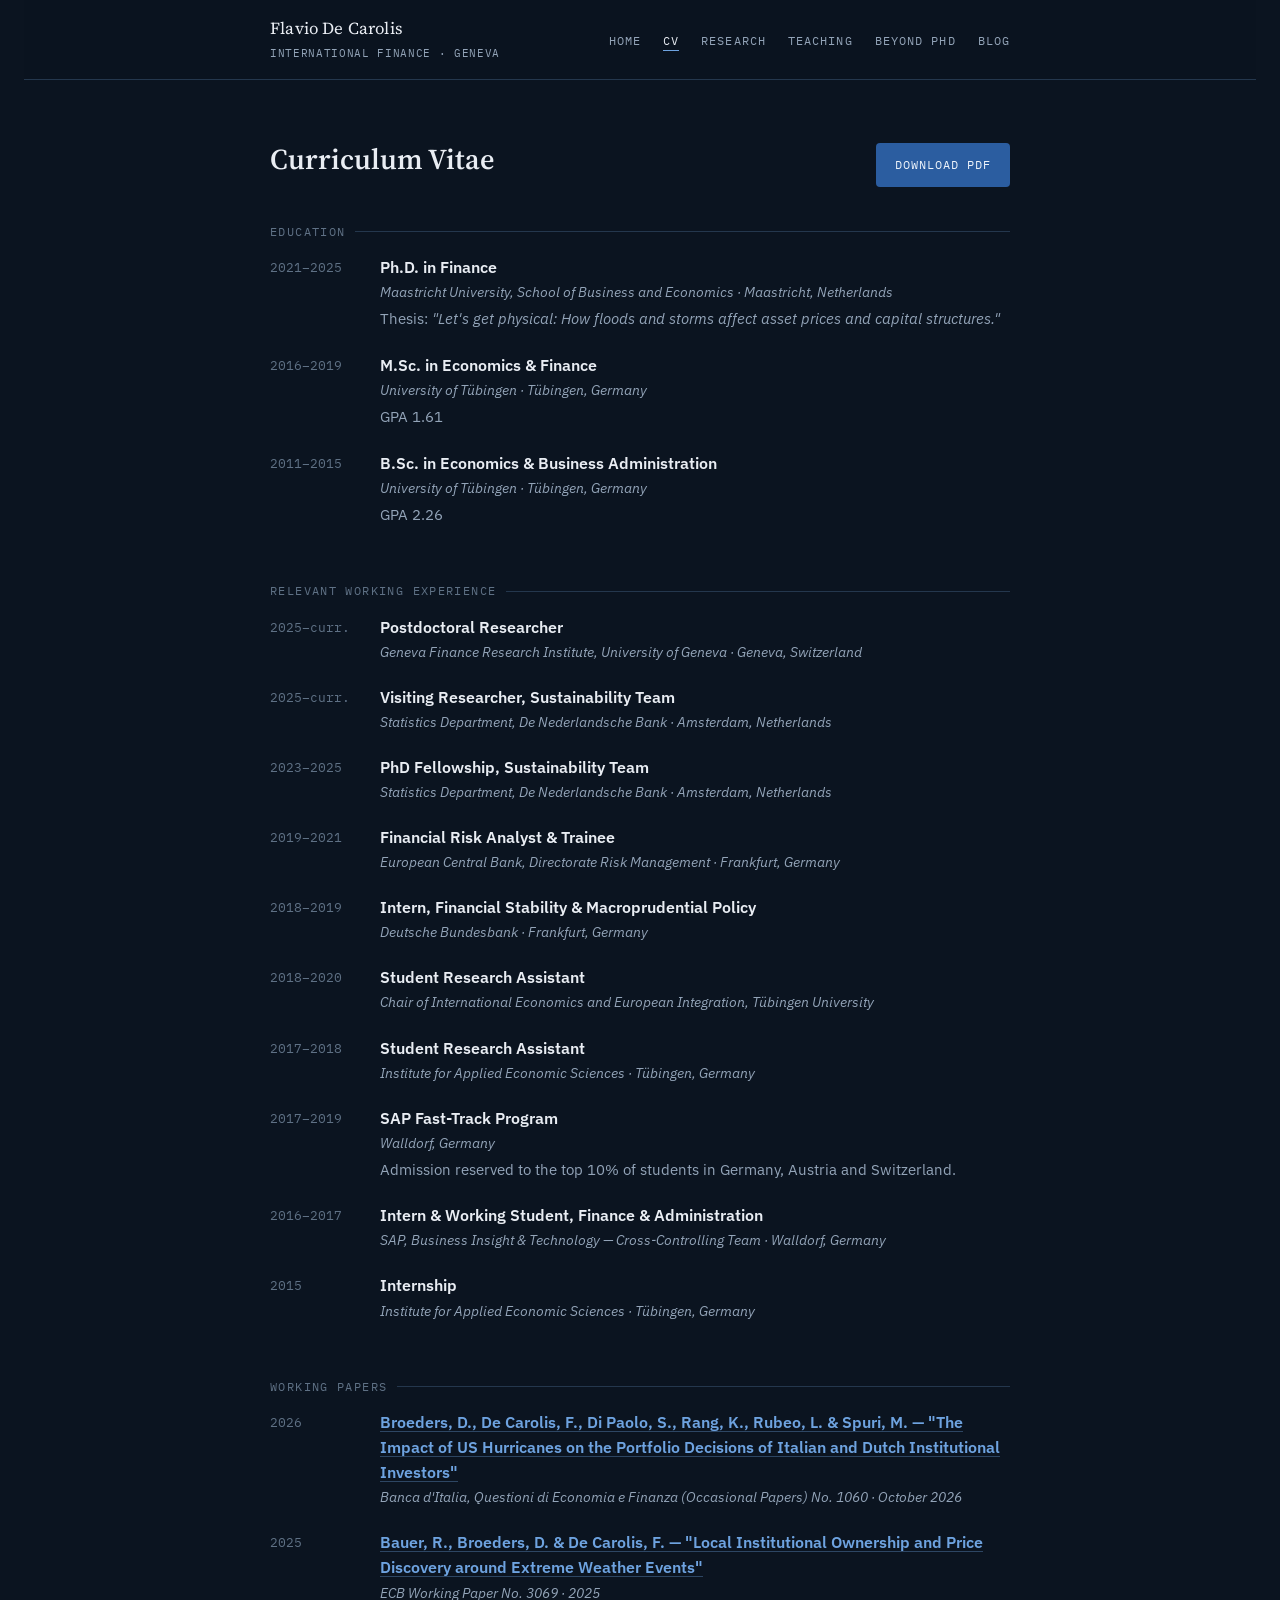
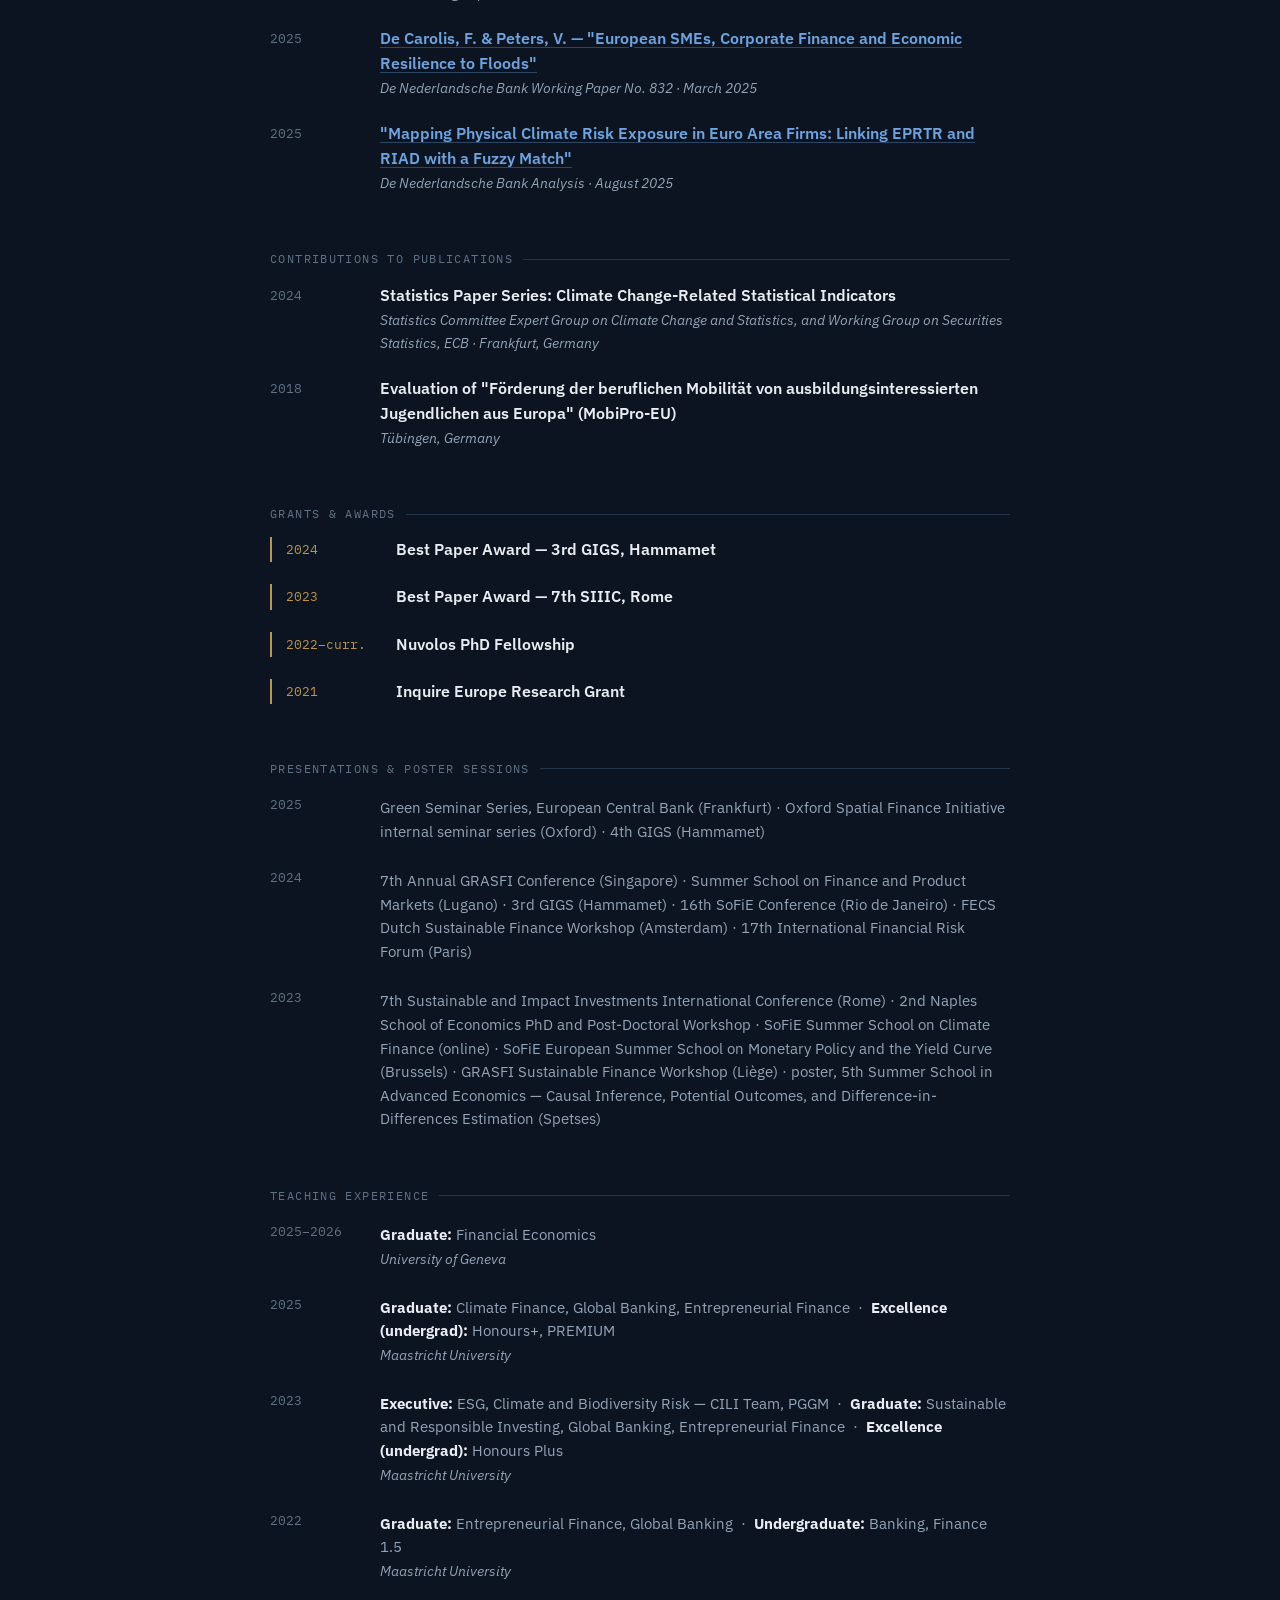
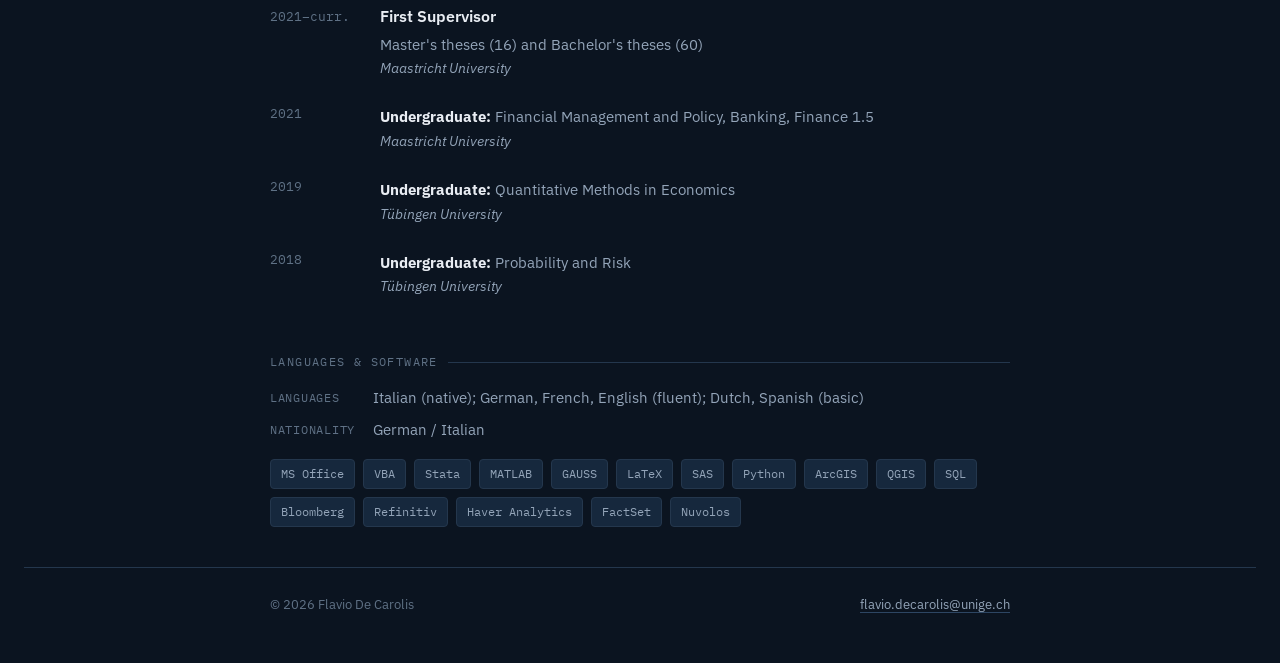
<file: cv.html>
<!DOCTYPE html>
<html lang="en">
<head>
<meta charset="UTF-8">
<meta name="viewport" content="width=device-width, initial-scale=1.0">
<title>CV — Flavio De Carolis</title>
<link rel="preconnect" href="https://fonts.googleapis.com">
<link rel="stylesheet" href="https://fonts.googleapis.com/css2?family=Source+Serif+4:opsz,wght@8..60,400;8..60,600;8..60,700&family=IBM+Plex+Sans:wght@400;500;600&family=IBM+Plex+Mono:wght@400;500&display=swap">
<link rel="stylesheet" href="styles.css">
</head>
<body>

<header class="site-nav">
  <div class="container">
    <a class="brand" href="index.html">Flavio De Carolis<em>International Finance · Geneva</em></a>
    <ul>
      <li><a class="navlink" href="index.html">Home</a></li>
      <li><a class="navlink" href="cv.html" aria-current="page">CV</a></li>
      <li><a class="navlink" href="interests.html">Research</a></li>
      <li><a class="navlink" href="teaching.html">Teaching</a></li>
      <li><a class="navlink" href="beyond.html">Beyond PhD</a></li>
      <li><a class="navlink" href="blog.html">Blog</a></li>
    </ul>
  </div>
</header>

<main>
  <div class="container">

    <section style="margin-bottom:36px;">
      <div style="display:flex; align-items:baseline; justify-content:space-between; flex-wrap:wrap; gap:16px;">
        <h1 style="font-size:1.8rem;">Curriculum Vitae</h1>
        <a class="btn btn-primary" href="Flavio-De-Carolis-CV.pdf" download>Download PDF</a>
      </div>
    </section>

    <!-- Education -->
    <section>
      <div class="eyebrow">Education</div>
      <div class="ledger">
        <div class="ledger-row">
          <div class="year">2021–2025</div>
          <div>
            <div class="role">Ph.D. in Finance</div>
            <div class="org">Maastricht University, School of Business and Economics · Maastricht, Netherlands</div>
            <div class="desc">Thesis: <em>"Let's get physical: How floods and storms affect asset prices and capital structures."</em></div>
          </div>
        </div>
        <div class="ledger-row">
          <div class="year">2016–2019</div>
          <div>
            <div class="role">M.Sc. in Economics &amp; Finance</div>
            <div class="org">University of Tübingen · Tübingen, Germany</div>
            <div class="desc">GPA 1.61</div>
          </div>
        </div>
        <div class="ledger-row">
          <div class="year">2011–2015</div>
          <div>
            <div class="role">B.Sc. in Economics &amp; Business Administration</div>
            <div class="org">University of Tübingen · Tübingen, Germany</div>
            <div class="desc">GPA 2.26</div>
          </div>
        </div>
      </div>
    </section>

    <!-- Experience -->
    <section>
      <div class="eyebrow">Relevant Working Experience</div>
      <div class="ledger">
        <div class="ledger-row">
          <div class="year">2025–curr.</div>
          <div><div class="role">Postdoctoral Researcher</div><div class="org">Geneva Finance Research Institute, University of Geneva · Geneva, Switzerland</div></div>
        </div>
        <div class="ledger-row">
          <div class="year">2025–curr.</div>
          <div><div class="role">Visiting Researcher, Sustainability Team</div><div class="org">Statistics Department, De Nederlandsche Bank · Amsterdam, Netherlands</div></div>
        </div>
        <div class="ledger-row">
          <div class="year">2023–2025</div>
          <div><div class="role">PhD Fellowship, Sustainability Team</div><div class="org">Statistics Department, De Nederlandsche Bank · Amsterdam, Netherlands</div></div>
        </div>
        <div class="ledger-row">
          <div class="year">2019–2021</div>
          <div><div class="role">Financial Risk Analyst &amp; Trainee</div><div class="org">European Central Bank, Directorate Risk Management · Frankfurt, Germany</div></div>
        </div>
        <div class="ledger-row">
          <div class="year">2018–2019</div>
          <div><div class="role">Intern, Financial Stability &amp; Macroprudential Policy</div><div class="org">Deutsche Bundesbank · Frankfurt, Germany</div></div>
        </div>
        <div class="ledger-row">
          <div class="year">2018–2020</div>
          <div><div class="role">Student Research Assistant</div><div class="org">Chair of International Economics and European Integration, Tübingen University</div></div>
        </div>
        <div class="ledger-row">
          <div class="year">2017–2018</div>
          <div><div class="role">Student Research Assistant</div><div class="org">Institute for Applied Economic Sciences · Tübingen, Germany</div></div>
        </div>
        <div class="ledger-row">
          <div class="year">2017–2019</div>
          <div><div class="role">SAP Fast-Track Program</div><div class="org">Walldorf, Germany</div><div class="desc">Admission reserved to the top 10% of students in Germany, Austria and Switzerland.</div></div>
        </div>
        <div class="ledger-row">
          <div class="year">2016–2017</div>
          <div><div class="role">Intern &amp; Working Student, Finance &amp; Administration</div><div class="org">SAP, Business Insight &amp; Technology — Cross-Controlling Team · Walldorf, Germany</div></div>
        </div>
        <div class="ledger-row">
          <div class="year">2015</div>
          <div><div class="role">Internship</div><div class="org">Institute for Applied Economic Sciences · Tübingen, Germany</div></div>
        </div>
      </div>
    </section>

    <!-- Working Papers -->
    <section>
      <div class="eyebrow">Working Papers</div>
      <div class="ledger">
        <div class="ledger-row">
          <div class="year">2026</div>
          <div>
            <div class="role"><a href="https://www.bancaditalia.it/pubblicazioni/qef/2026-1060/index.html" target="_blank" rel="noopener">Broeders, D., De Carolis, F., Di Paolo, S., Rang, K., Rubeo, L. &amp; Spuri, M. — "The Impact of US Hurricanes on the Portfolio Decisions of Italian and Dutch Institutional Investors"</a></div>
            <div class="org">Banca d'Italia, Questioni di Economia e Finanza (Occasional Papers) No. 1060 · October 2026</div>
          </div>
        </div>
        <div class="ledger-row">
          <div class="year">2025</div>
          <div>
            <div class="role"><a href="https://www.ecb.europa.eu/pub/pdf/scpwps/ecb.wp3069~93198181b2.en.pdf" target="_blank" rel="noopener">Bauer, R., Broeders, D. &amp; De Carolis, F. — "Local Institutional Ownership and Price Discovery around Extreme Weather Events"</a></div>
            <div class="org">ECB Working Paper No. 3069 · 2025</div>
          </div>
        </div>
        <div class="ledger-row">
          <div class="year">2025</div>
          <div>
            <div class="role"><a href="https://www.dnb.nl/publicaties/publicaties-onderzoek/working-paper-2025/832-european-smes-corporate-finance-and-economic-resilience-to-floods/" target="_blank" rel="noopener">De Carolis, F. &amp; Peters, V. — "European SMEs, Corporate Finance and Economic Resilience to Floods"</a></div>
            <div class="org">De Nederlandsche Bank Working Paper No. 832 · March 2025</div>
          </div>
        </div>
        <div class="ledger-row">
          <div class="year">2025</div>
          <div>
            <div class="role"><a href="https://www.dnb.nl/publicaties/publicaties-onderzoek/analyse/mapping-physical-climate-risk-exposure-in-euro-area-firms-linking-e-prtr-and-riad-with-a-fuzzy-match/" target="_blank" rel="noopener">"Mapping Physical Climate Risk Exposure in Euro Area Firms: Linking EPRTR and RIAD with a Fuzzy Match"</a></div>
            <div class="org">De Nederlandsche Bank Analysis · August 2025</div>
          </div>
        </div>
      </div>
    </section>

    <!-- Contributions -->
    <section>
      <div class="eyebrow">Contributions to Publications</div>
      <div class="ledger">
        <div class="ledger-row">
          <div class="year">2024</div>
          <div>
            <div class="role">Statistics Paper Series: Climate Change-Related Statistical Indicators</div>
            <div class="org">Statistics Committee Expert Group on Climate Change and Statistics, and Working Group on Securities Statistics, ECB · Frankfurt, Germany</div>
          </div>
        </div>
        <div class="ledger-row">
          <div class="year">2018</div>
          <div>
            <div class="role">Evaluation of "Förderung der beruflichen Mobilität von ausbildungsinteressierten Jugendlichen aus Europa" (MobiPro-EU)</div>
            <div class="org">Tübingen, Germany</div>
          </div>
        </div>
      </div>
    </section>

    <!-- Grants & Awards -->
    <section>
      <div class="eyebrow">Grants &amp; Awards</div>
      <div class="ledger">
        <div class="ledger-row award">
          <div class="year">2024</div>
          <div><div class="role">Best Paper Award — 3rd GIGS, Hammamet</div></div>
        </div>
        <div class="ledger-row award">
          <div class="year">2023</div>
          <div><div class="role">Best Paper Award — 7th SIIIC, Rome</div></div>
        </div>
        <div class="ledger-row award">
          <div class="year">2022–curr.</div>
          <div><div class="role">Nuvolos PhD Fellowship</div></div>
        </div>
        <div class="ledger-row award">
          <div class="year">2021</div>
          <div><div class="role">Inquire Europe Research Grant</div></div>
        </div>
      </div>
    </section>

    <!-- Presentations -->
    <section>
      <div class="eyebrow">Presentations &amp; Poster Sessions</div>
      <div class="ledger">
        <div class="ledger-row">
          <div class="year">2025</div>
          <div class="desc">Green Seminar Series, European Central Bank (Frankfurt) · Oxford Spatial Finance Initiative internal seminar series (Oxford) · 4th GIGS (Hammamet)</div>
        </div>
        <div class="ledger-row">
          <div class="year">2024</div>
          <div class="desc">7th Annual GRASFI Conference (Singapore) · Summer School on Finance and Product Markets (Lugano) · 3rd GIGS (Hammamet) · 16th SoFiE Conference (Rio de Janeiro) · FECS Dutch Sustainable Finance Workshop (Amsterdam) · 17th International Financial Risk Forum (Paris)</div>
        </div>
        <div class="ledger-row">
          <div class="year">2023</div>
          <div class="desc">7th Sustainable and Impact Investments International Conference (Rome) · 2nd Naples School of Economics PhD and Post-Doctoral Workshop · SoFiE Summer School on Climate Finance (online) · SoFiE European Summer School on Monetary Policy and the Yield Curve (Brussels) · GRASFI Sustainable Finance Workshop (Liège) · poster, 5th Summer School in Advanced Economics — Causal Inference, Potential Outcomes, and Difference-in-Differences Estimation (Spetses)</div>
        </div>
      </div>
    </section>

    <!-- Teaching -->
    <section>
      <div class="eyebrow">Teaching Experience</div>
      <div class="ledger">
        <div class="ledger-row">
          <div class="year">2025–2026</div>
          <div><div class="desc"><strong style="color:var(--ink);">Graduate:</strong> Financial Economics</div><div class="org">University of Geneva</div></div>
        </div>
        <div class="ledger-row">
          <div class="year">2025</div>
          <div><div class="desc"><strong style="color:var(--ink);">Graduate:</strong> Climate Finance, Global Banking, Entrepreneurial Finance &nbsp;·&nbsp; <strong style="color:var(--ink);">Excellence (undergrad):</strong> Honours+, PREMIUM</div><div class="org">Maastricht University</div></div>
        </div>
        <div class="ledger-row">
          <div class="year">2023</div>
          <div><div class="desc"><strong style="color:var(--ink);">Executive:</strong> ESG, Climate and Biodiversity Risk — CILI Team, PGGM &nbsp;·&nbsp; <strong style="color:var(--ink);">Graduate:</strong> Sustainable and Responsible Investing, Global Banking, Entrepreneurial Finance &nbsp;·&nbsp; <strong style="color:var(--ink);">Excellence (undergrad):</strong> Honours Plus</div><div class="org">Maastricht University</div></div>
        </div>
        <div class="ledger-row">
          <div class="year">2022</div>
          <div><div class="desc"><strong style="color:var(--ink);">Graduate:</strong> Entrepreneurial Finance, Global Banking &nbsp;·&nbsp; <strong style="color:var(--ink);">Undergraduate:</strong> Banking, Finance 1.5</div><div class="org">Maastricht University</div></div>
        </div>
        <div class="ledger-row">
          <div class="year">2021–curr.</div>
          <div><div class="role">First Supervisor</div><div class="desc">Master's theses (16) and Bachelor's theses (60)</div><div class="org">Maastricht University</div></div>
        </div>
        <div class="ledger-row">
          <div class="year">2021</div>
          <div><div class="desc"><strong style="color:var(--ink);">Undergraduate:</strong> Financial Management and Policy, Banking, Finance 1.5</div><div class="org">Maastricht University</div></div>
        </div>
        <div class="ledger-row">
          <div class="year">2019</div>
          <div><div class="desc"><strong style="color:var(--ink);">Undergraduate:</strong> Quantitative Methods in Economics</div><div class="org">Tübingen University</div></div>
        </div>
        <div class="ledger-row">
          <div class="year">2018</div>
          <div><div class="desc"><strong style="color:var(--ink);">Undergraduate:</strong> Probability and Risk</div><div class="org">Tübingen University</div></div>
        </div>
      </div>
    </section>

    <!-- Other -->
    <section>
      <div class="eyebrow">Languages &amp; Software</div>
      <dl class="kv" style="margin-bottom:18px;">
        <dt>Languages</dt>
        <dd>Italian (native); German, French, English (fluent); Dutch, Spanish (basic)</dd>
        <dt>Nationality</dt>
        <dd>German / Italian</dd>
      </dl>
      <div class="tags">
        <span class="tag">MS Office</span><span class="tag">VBA</span><span class="tag">Stata</span>
        <span class="tag">MATLAB</span><span class="tag">GAUSS</span><span class="tag">LaTeX</span>
        <span class="tag">SAS</span><span class="tag">Python</span><span class="tag">ArcGIS</span>
        <span class="tag">QGIS</span><span class="tag">SQL</span><span class="tag">Bloomberg</span>
        <span class="tag">Refinitiv</span><span class="tag">Haver Analytics</span><span class="tag">FactSet</span>
        <span class="tag">Nuvolos</span>
      </div>
    </section>

  </div>
</main>

<footer>
  <div class="container">
    <span>© 2026 Flavio De Carolis</span>
    <span><a href="mailto:flavio.decarolis@unige.ch">flavio.decarolis@unige.ch</a></span>
  </div>
</footer>

</body>
</html>
</file>
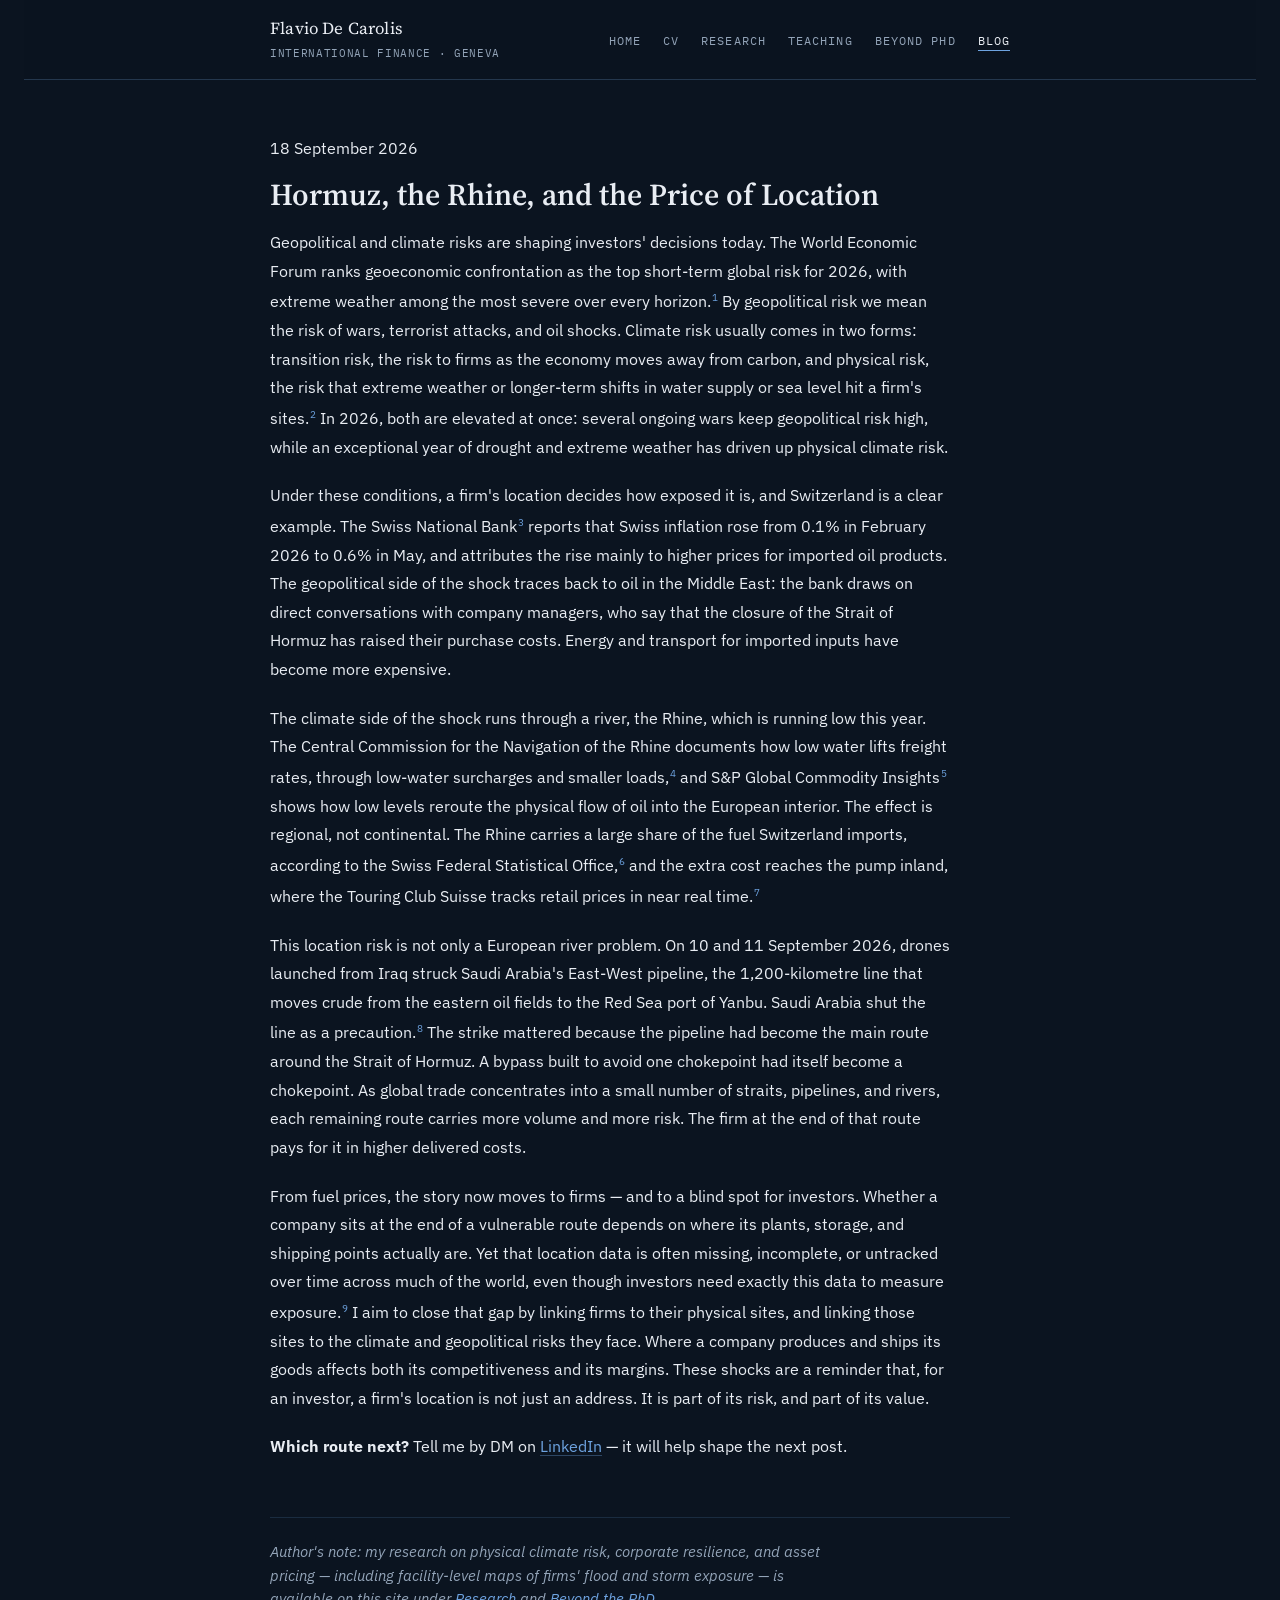
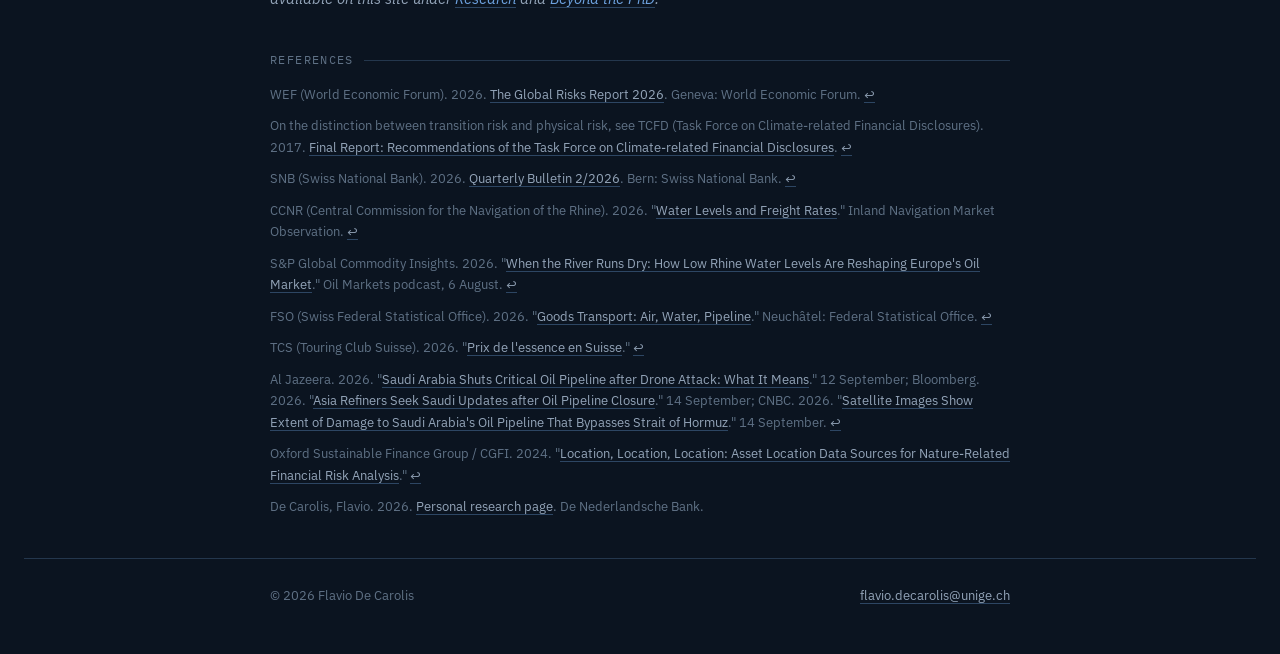
<file: hormuz-the-rhine-and-the-price-of-location.html>
<!DOCTYPE html>
<html lang="en">
<head>
<meta charset="UTF-8">
<meta name="viewport" content="width=device-width, initial-scale=1.0">
<title>Hormuz, the Rhine, and the Price of Location — Flavio De Carolis</title>
<link rel="preconnect" href="https://fonts.googleapis.com">
<link rel="stylesheet" href="https://fonts.googleapis.com/css2?family=Source+Serif+4:opsz,wght@8..60,400;8..60,600;8..60,700&family=IBM+Plex+Sans:wght@400;500;600&family=IBM+Plex+Mono:wght@400;500&display=swap">
<link rel="stylesheet" href="styles.css">
</head>
<body>

<header class="site-nav">
  <div class="container">
    <a class="brand" href="index.html">Flavio De Carolis<em>International Finance · Geneva</em></a>
    <ul>
      <li><a class="navlink" href="index.html">Home</a></li>
      <li><a class="navlink" href="cv.html">CV</a></li>
      <li><a class="navlink" href="interests.html">Research</a></li>
      <li><a class="navlink" href="teaching.html">Teaching</a></li>
      <li><a class="navlink" href="beyond.html">Beyond PhD</a></li>
      <li><a class="navlink" href="blog.html" aria-current="page">Blog</a></li>
    </ul>
  </div>
</header>

<main>
  <div class="container">

    <section style="margin-bottom:8px;">
      <div class="post-date">18 September 2026</div>
      <h1 style="font-size:1.9rem; margin-top:10px;">Hormuz, the Rhine, and the Price of Location</h1>
    </section>

    <section>
      <div class="post-body">
        <p>
          Geopolitical and climate risks are shaping investors' decisions today. The World Economic Forum
          ranks geoeconomic confrontation as the top short-term global risk for 2026, with extreme weather
          among the most severe over every horizon.<sup><a href="#fn1" id="fnref1">1</a></sup> By
          geopolitical risk we mean the risk of wars, terrorist attacks, and oil shocks. Climate risk
          usually comes in two forms: transition risk, the risk to firms as the economy moves away from
          carbon, and physical risk, the risk that extreme weather or longer-term shifts in water supply
          or sea level hit a firm's sites.<sup><a href="#fn2" id="fnref2">2</a></sup> In 2026, both are
          elevated at once: several ongoing wars keep geopolitical risk high, while an exceptional year of
          drought and extreme weather has driven up physical climate risk.
        </p>
        <p>
          Under these conditions, a firm's location decides how exposed it is, and Switzerland is a clear
          example. The Swiss National Bank<sup><a href="#fn3" id="fnref3">3</a></sup> reports that Swiss
          inflation rose from 0.1% in February 2026 to 0.6% in May, and attributes the rise mainly to
          higher prices for imported oil products. The geopolitical side of the shock traces back to oil
          in the Middle East: the bank draws on direct conversations with company managers, who say that
          the closure of the Strait of Hormuz has raised their purchase costs. Energy and transport for
          imported inputs have become more expensive.
        </p>
        <p>
          The climate side of the shock runs through a river, the Rhine, which is running low this year.
          The Central Commission for the Navigation of the Rhine documents how low water lifts freight
          rates, through low-water surcharges and smaller loads,<sup><a href="#fn4" id="fnref4">4</a></sup>
          and S&amp;P Global Commodity Insights<sup><a href="#fn5" id="fnref5">5</a></sup> shows how low
          levels reroute the physical flow of oil into the European interior. The effect is regional, not
          continental. The Rhine carries a large share of the fuel Switzerland imports, according to the
          Swiss Federal Statistical Office,<sup><a href="#fn6" id="fnref6">6</a></sup> and the extra cost
          reaches the pump inland, where the Touring Club Suisse tracks retail prices in near real
          time.<sup><a href="#fn7" id="fnref7">7</a></sup>
        </p>
        <p>
          This location risk is not only a European river problem. On 10 and 11 September 2026, drones
          launched from Iraq struck Saudi Arabia's East-West pipeline, the 1,200-kilometre line that moves
          crude from the eastern oil fields to the Red Sea port of Yanbu. Saudi Arabia shut the line as a
          precaution.<sup><a href="#fn8" id="fnref8">8</a></sup> The strike mattered because the pipeline
          had become the main route around the Strait of Hormuz. A bypass built to avoid one chokepoint
          had itself become a chokepoint. As global trade concentrates into a small number of straits,
          pipelines, and rivers, each remaining route carries more volume and more risk. The firm at the
          end of that route pays for it in higher delivered costs.
        </p>
        <p>
          From fuel prices, the story now moves to firms — and to a blind spot for investors. Whether a
          company sits at the end of a vulnerable route depends on where its plants, storage, and shipping
          points actually are. Yet that location data is often missing, incomplete, or untracked over time
          across much of the world, even though investors need exactly this data to measure
          exposure.<sup><a href="#fn9" id="fnref9">9</a></sup> I aim to close that gap by linking firms to
          their physical sites, and linking those sites to the climate and geopolitical risks they face.
          Where a company produces and ships its goods affects both its competitiveness and its margins.
          These shocks are a reminder that, for an investor, a firm's location is not just an address. It
          is part of its risk, and part of its value.
        </p>
        <p>
          <strong>Which route next?</strong> Tell me by DM on
          <a href="https://www.linkedin.com/in/flavio-de-carolis/" target="_blank" rel="noopener">LinkedIn</a>
          — it will help shape the next post.
        </p>
      </div>
    </section>

    <section class="applied" style="margin-bottom:40px;">
      <p class="post-note">
        Author's note: my research on physical climate risk, corporate resilience, and asset pricing —
        including facility-level maps of firms' flood and storm exposure — is available on this site under
        <a href="interests.html">Research</a> and <a href="beyond.html">Beyond the PhD</a>.
      </p>
    </section>

    <section>
      <div class="eyebrow">References</div>
      <ol class="refs">
        <li id="fn1">WEF (World Economic Forum). 2026. <a href="https://www.weforum.org/publications/global-risks-report-2026/" target="_blank" rel="noopener">The Global Risks Report 2026</a>. Geneva: World Economic Forum. <a href="#fnref1">↩</a></li>
        <li id="fn2">On the distinction between transition risk and physical risk, see TCFD (Task Force on Climate-related Financial Disclosures). 2017. <a href="https://www.fsb-tcfd.org/publications/" target="_blank" rel="noopener">Final Report: Recommendations of the Task Force on Climate-related Financial Disclosures</a>. <a href="#fnref2">↩</a></li>
        <li id="fn3">SNB (Swiss National Bank). 2026. <a href="https://www.snb.ch/en/publications/quarterly-bulletin/2026/quartbul_2026_2_komplett" target="_blank" rel="noopener">Quarterly Bulletin 2/2026</a>. Bern: Swiss National Bank. <a href="#fnref3">↩</a></li>
        <li id="fn4">CCNR (Central Commission for the Navigation of the Rhine). 2026. "<a href="https://inland-navigation-market.org/chapitre/4-water-levels-and-freight-rates-2/?lang=en" target="_blank" rel="noopener">Water Levels and Freight Rates</a>." Inland Navigation Market Observation. <a href="#fnref4">↩</a></li>
        <li id="fn5">S&amp;P Global Commodity Insights. 2026. "<a href="https://www.spglobal.com/energy/en/news-research/podcasts/oil-markets/080626-when-the-river-runs-dry-how-low-rhine-water-levels-are-reshaping-europes-oil-market" target="_blank" rel="noopener">When the River Runs Dry: How Low Rhine Water Levels Are Reshaping Europe's Oil Market</a>." Oil Markets podcast, 6 August. <a href="#fnref5">↩</a></li>
        <li id="fn6">FSO (Swiss Federal Statistical Office). 2026. "<a href="https://www.bfs.admin.ch/bfs/en/home/statistics/mobility-transport/goods-transport/air-water-pipeline.html#shipping" target="_blank" rel="noopener">Goods Transport: Air, Water, Pipeline</a>." Neuchâtel: Federal Statistical Office. <a href="#fnref6">↩</a></li>
        <li id="fn7">TCS (Touring Club Suisse). 2026. "<a href="https://www.tcs.ch/fr/camping-voyages/informations-touristiques/bon-a-savoir/peages-frais/prix-essence-suisse.php" target="_blank" rel="noopener">Prix de l'essence en Suisse</a>." <a href="#fnref7">↩</a></li>
        <li id="fn8">Al Jazeera. 2026. "<a href="https://www.aljazeera.com/news/2026/9/12/saudi-arabia-shuts-critical-oil-pipeline-after-drone-attack-what-happened" target="_blank" rel="noopener">Saudi Arabia Shuts Critical Oil Pipeline after Drone Attack: What It Means</a>." 12 September; Bloomberg. 2026. "<a href="https://www.bloomberg.com/news/articles/2026-09-14/asia-refiners-seek-saudi-updates-after-oil-pipeline-closure" target="_blank" rel="noopener">Asia Refiners Seek Saudi Updates after Oil Pipeline Closure</a>." 14 September; CNBC. 2026. "<a href="https://www.cnbc.com/2026/09/14/iran-war-saudi-arabia-east-west-pipeline-oil.html" target="_blank" rel="noopener">Satellite Images Show Extent of Damage to Saudi Arabia's Oil Pipeline That Bypasses Strait of Hormuz</a>." 14 September. <a href="#fnref8">↩</a></li>
        <li id="fn9">Oxford Sustainable Finance Group / CGFI. 2024. "<a href="https://cgfi.ac.uk/2024/10/location-location-location-asset-location-data-sources-for-nature-related-financial-risk-analysis/" target="_blank" rel="noopener">Location, Location, Location: Asset Location Data Sources for Nature-Related Financial Risk Analysis</a>." <a href="#fnref9">↩</a></li>
        <li id="fn10">De Carolis, Flavio. 2026. <a href="https://www.dnb.nl/en/research/personal-pages/flavio-de-carolis/" target="_blank" rel="noopener">Personal research page</a>. De Nederlandsche Bank.</li>
      </ol>
    </section>

  </div>
</main>

<footer>
  <div class="container">
    <span>© 2026 Flavio De Carolis</span>
    <span><a href="mailto:flavio.decarolis@unige.ch">flavio.decarolis@unige.ch</a></span>
  </div>
</footer>

</body>
</html>
</file>
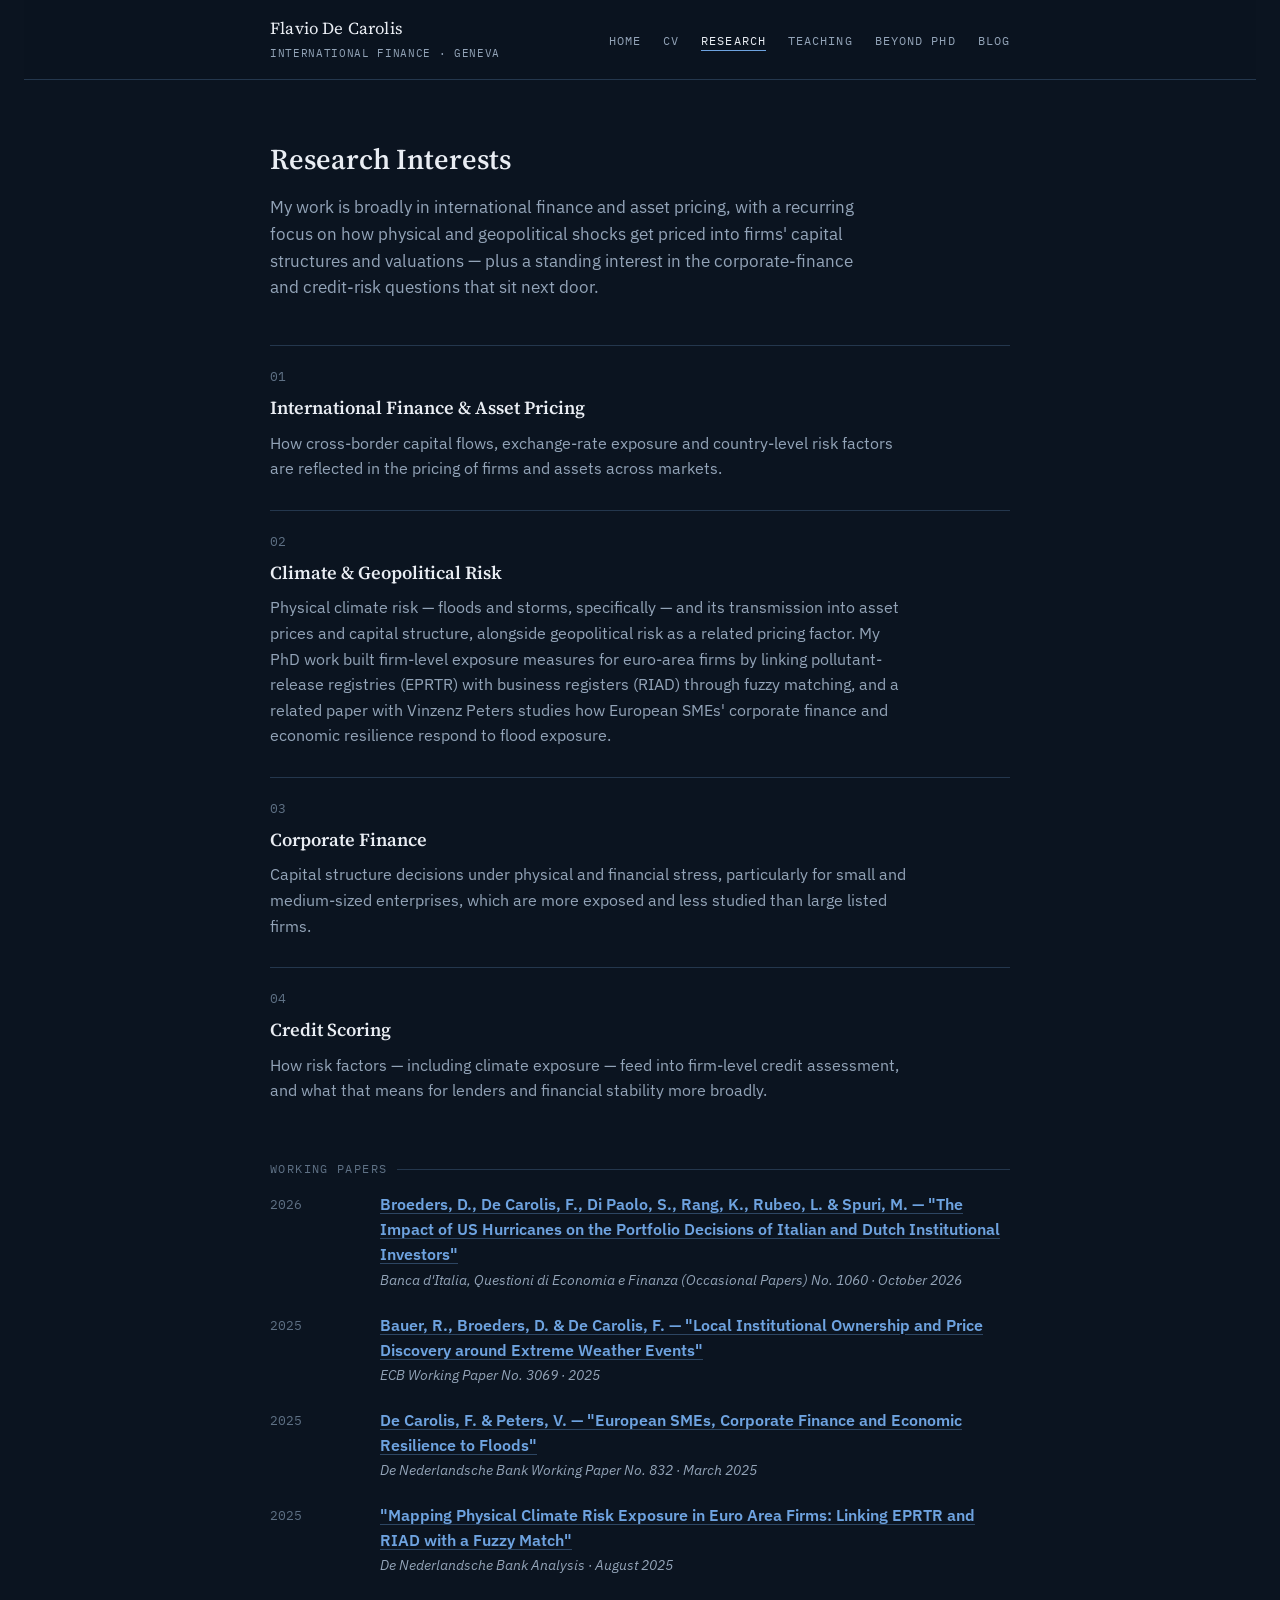
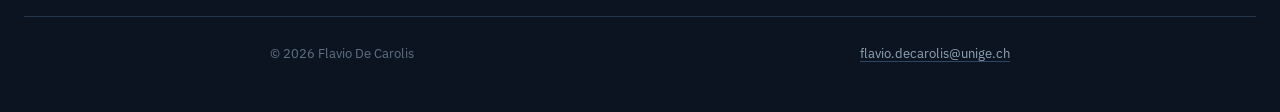
<file: interests.html>
<!DOCTYPE html>
<html lang="en">
<head>
<meta charset="UTF-8">
<meta name="viewport" content="width=device-width, initial-scale=1.0">
<title>Research — Flavio De Carolis</title>
<link rel="preconnect" href="https://fonts.googleapis.com">
<link rel="stylesheet" href="https://fonts.googleapis.com/css2?family=Source+Serif+4:opsz,wght@8..60,400;8..60,600;8..60,700&family=IBM+Plex+Sans:wght@400;500;600&family=IBM+Plex+Mono:wght@400;500&display=swap">
<link rel="stylesheet" href="styles.css">
</head>
<body>

<header class="site-nav">
  <div class="container">
    <a class="brand" href="index.html">Flavio De Carolis<em>International Finance · Geneva</em></a>
    <ul>
      <li><a class="navlink" href="index.html">Home</a></li>
      <li><a class="navlink" href="cv.html">CV</a></li>
      <li><a class="navlink" href="interests.html" aria-current="page">Research</a></li>
      <li><a class="navlink" href="teaching.html">Teaching</a></li>
      <li><a class="navlink" href="beyond.html">Beyond PhD</a></li>
      <li><a class="navlink" href="blog.html">Blog</a></li>
    </ul>
  </div>
</header>

<main>
  <div class="container">

    <section style="margin-bottom:44px;">
      <h1 style="font-size:1.8rem; margin-bottom:12px;">Research Interests</h1>
      <p class="lede">
        My work is broadly in international finance and asset pricing, with a recurring focus on how
        physical and geopolitical shocks get priced into firms' capital structures and valuations —
        plus a standing interest in the corporate-finance and credit-risk questions that sit next door.
      </p>
    </section>

    <section>
      <div class="interest-list">

        <div class="interest">
          <span class="num">01</span>
          <h3>International Finance &amp; Asset Pricing</h3>
          <p>How cross-border capital flows, exchange-rate exposure and country-level risk factors are
            reflected in the pricing of firms and assets across markets.</p>
        </div>

        <div class="interest">
          <span class="num">02</span>
          <h3>Climate &amp; Geopolitical Risk</h3>
          <p>Physical climate risk — floods and storms, specifically — and its transmission into asset
            prices and capital structure, alongside geopolitical risk as a related pricing factor. My PhD
            work built firm-level exposure measures for euro-area firms by linking pollutant-release
            registries (EPRTR) with business registers (RIAD) through fuzzy matching, and a related paper
            with Vinzenz Peters studies how European SMEs' corporate finance and economic resilience
            respond to flood exposure.</p>
        </div>

        <div class="interest">
          <span class="num">03</span>
          <h3>Corporate Finance</h3>
          <p>Capital structure decisions under physical and financial stress, particularly for small and
            medium-sized enterprises, which are more exposed and less studied than large listed firms.</p>
        </div>

        <div class="interest">
          <span class="num">04</span>
          <h3>Credit Scoring</h3>
          <p>How risk factors — including climate exposure — feed into firm-level credit assessment, and
            what that means for lenders and financial stability more broadly.</p>
        </div>

      </div>
    </section>

    <section>
      <div class="eyebrow">Working Papers</div>
      <div class="ledger">
        <div class="ledger-row">
          <div class="year">2026</div>
          <div>
            <div class="role">
              <a href="https://www.bancaditalia.it/pubblicazioni/qef/2026-1060/index.html" target="_blank" rel="noopener">Broeders, D., De Carolis, F., Di Paolo, S., Rang, K., Rubeo, L. &amp; Spuri, M. — "The Impact of US Hurricanes on the Portfolio Decisions of Italian and Dutch Institutional Investors"</a>
            </div>
            <div class="org">Banca d'Italia, Questioni di Economia e Finanza (Occasional Papers) No. 1060 · October 2026</div>
          </div>
        </div>
        <div class="ledger-row">
          <div class="year">2025</div>
          <div>
            <div class="role">
              <a href="https://www.ecb.europa.eu/pub/pdf/scpwps/ecb.wp3069~93198181b2.en.pdf" target="_blank" rel="noopener">Bauer, R., Broeders, D. &amp; De Carolis, F. — "Local Institutional Ownership and Price Discovery around Extreme Weather Events"</a>
            </div>
            <div class="org">ECB Working Paper No. 3069 · 2025</div>
          </div>
        </div>
        <div class="ledger-row">
          <div class="year">2025</div>
          <div>
            <div class="role">
              <a href="https://www.dnb.nl/publicaties/publicaties-onderzoek/working-paper-2025/832-european-smes-corporate-finance-and-economic-resilience-to-floods/" target="_blank" rel="noopener">De Carolis, F. &amp; Peters, V. — "European SMEs, Corporate Finance and Economic Resilience to Floods"</a>
            </div>
            <div class="org">De Nederlandsche Bank Working Paper No. 832 · March 2025</div>
          </div>
        </div>
        <div class="ledger-row">
          <div class="year">2025</div>
          <div>
            <div class="role">
              <a href="https://www.dnb.nl/publicaties/publicaties-onderzoek/analyse/mapping-physical-climate-risk-exposure-in-euro-area-firms-linking-e-prtr-and-riad-with-a-fuzzy-match/" target="_blank" rel="noopener">"Mapping Physical Climate Risk Exposure in Euro Area Firms: Linking EPRTR and RIAD with a Fuzzy Match"</a>
            </div>
            <div class="org">De Nederlandsche Bank Analysis · August 2025</div>
          </div>
        </div>
      </div>
    </section>

  </div>
</main>

<footer>
  <div class="container">
    <span>© 2026 Flavio De Carolis</span>
    <span><a href="mailto:flavio.decarolis@unige.ch">flavio.decarolis@unige.ch</a></span>
  </div>
</footer>

</body>
</html>
</file>
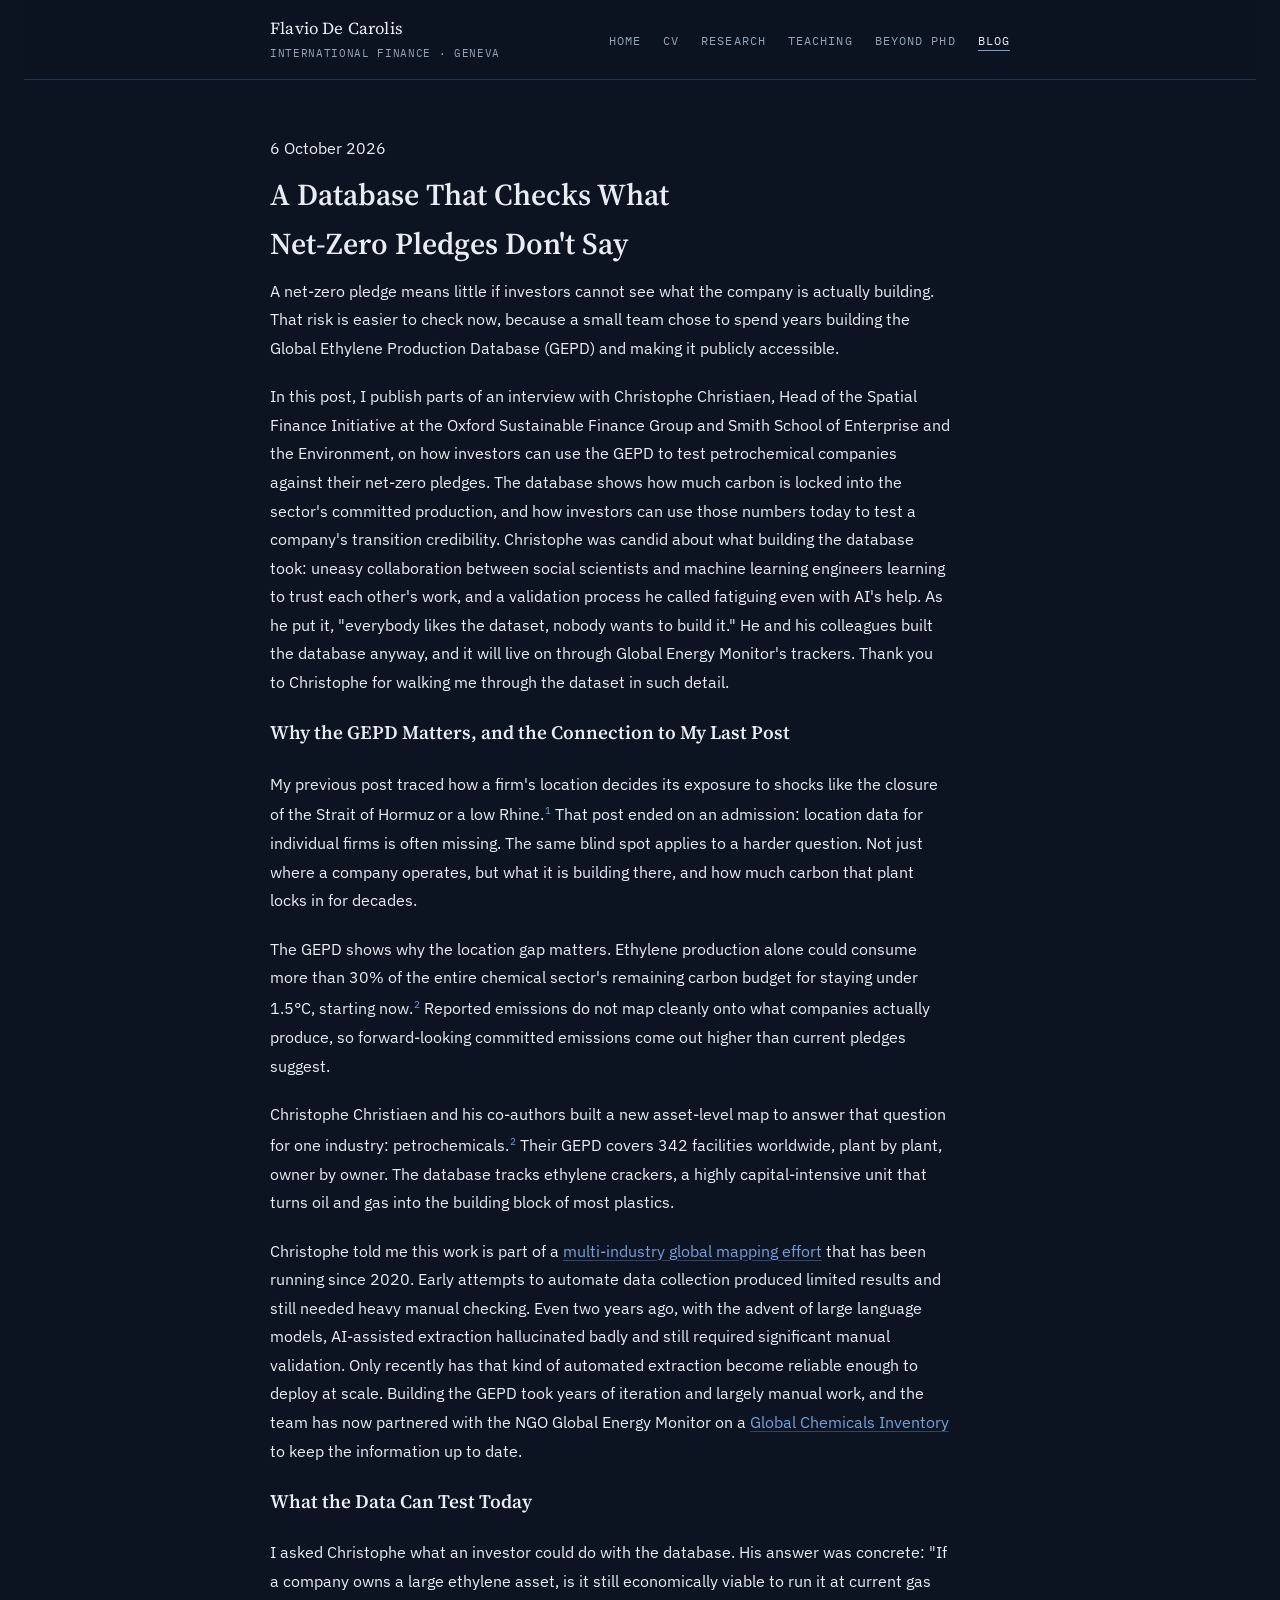
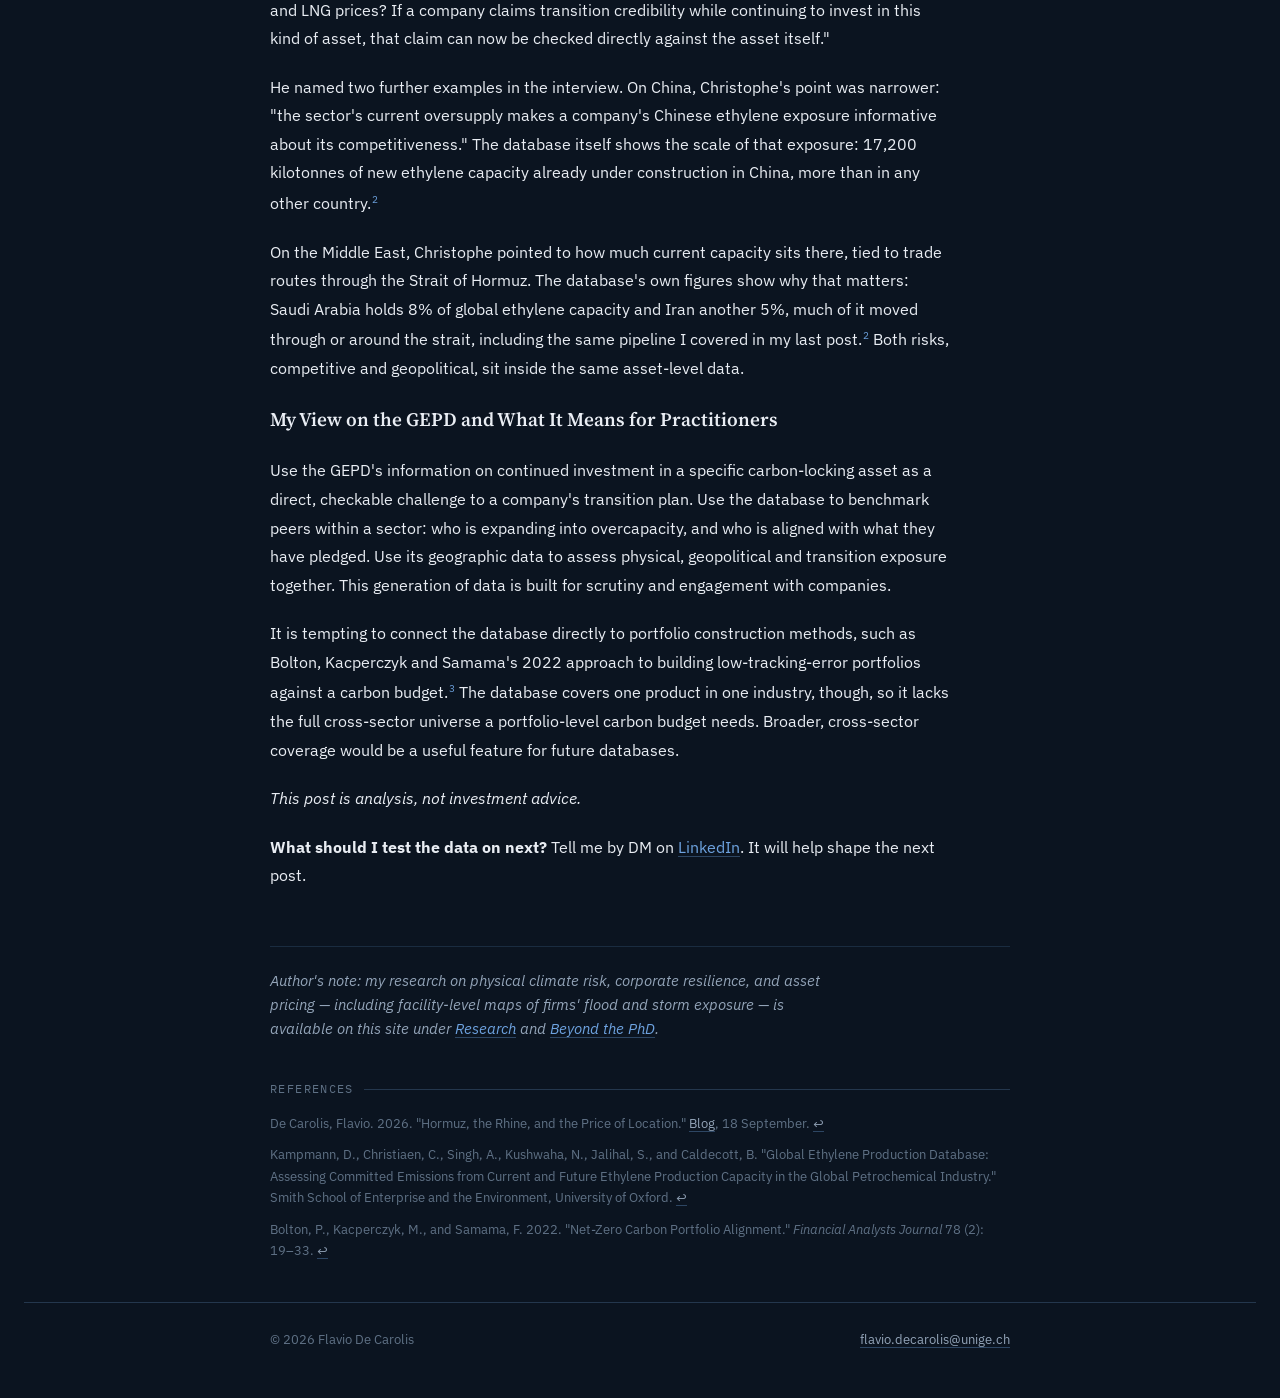
<file: net-zero-pledges-tested-against-the-plants-behind-them.html>
<!DOCTYPE html>
<html lang="en">
<head>
<meta charset="UTF-8">
<meta name="viewport" content="width=device-width, initial-scale=1.0">
<title>A Database That Checks What Net-Zero Pledges Don't Say — Flavio De Carolis</title>
<link rel="preconnect" href="https://fonts.googleapis.com">
<link rel="stylesheet" href="https://fonts.googleapis.com/css2?family=Source+Serif+4:opsz,wght@8..60,400;8..60,600;8..60,700&family=IBM+Plex+Sans:wght@400;500;600&family=IBM+Plex+Mono:wght@400;500&display=swap">
<link rel="stylesheet" href="styles.css">
</head>
<body>

<header class="site-nav">
  <div class="container">
    <a class="brand" href="index.html">Flavio De Carolis<em>International Finance · Geneva</em></a>
    <ul>
      <li><a class="navlink" href="index.html">Home</a></li>
      <li><a class="navlink" href="cv.html">CV</a></li>
      <li><a class="navlink" href="interests.html">Research</a></li>
      <li><a class="navlink" href="teaching.html">Teaching</a></li>
      <li><a class="navlink" href="beyond.html">Beyond PhD</a></li>
      <li><a class="navlink" href="blog.html" aria-current="page">Blog</a></li>
    </ul>
  </div>
</header>

<main>
  <div class="container">

    <section style="margin-bottom:8px;">
      <div class="post-date">6 October 2026</div>
      <h1 style="font-size:1.9rem; margin-top:10px;">A Database That Checks What Net-Zero Pledges Don't Say</h1>
    </section>

    <section>
      <div class="post-body">
        <p>
          A net-zero pledge means little if investors cannot see what the company is actually building.
          That risk is easier to check now, because a small team chose to spend years building the Global
          Ethylene Production Database (GEPD) and making it publicly accessible.
        </p>
        <p>
          In this post, I publish parts of an interview with Christophe Christiaen, Head of the Spatial
          Finance Initiative at the Oxford Sustainable Finance Group and Smith School of Enterprise and the
          Environment, on how investors can use the GEPD to test petrochemical companies against their
          net-zero pledges. The database shows how much carbon is locked into the sector's committed
          production, and how investors can use those numbers today to test a company's transition
          credibility. Christophe was candid about what building the database took: uneasy collaboration
          between social scientists and machine learning engineers learning to trust each other's work, and
          a validation process he called fatiguing even with AI's help. As he put it, "everybody likes the
          dataset, nobody wants to build it." He and his colleagues built the database anyway, and it will
          live on through Global Energy Monitor's trackers. Thank you to Christophe for walking me through
          the dataset in such detail.
        </p>

        <h3>Why the GEPD Matters, and the Connection to My Last Post</h3>
        <p>
          My previous post traced how a firm's location decides its exposure to shocks like the closure of
          the Strait of Hormuz or a low Rhine.<sup><a href="#fn1" id="fnref1">1</a></sup> That post ended on
          an admission: location data for individual firms is often missing. The same blind spot applies to
          a harder question. Not just where a company operates, but what it is building there, and how much
          carbon that plant locks in for decades.
        </p>
        <p>
          The GEPD shows why the location gap matters. Ethylene production alone could consume more than
          30% of the entire chemical sector's remaining carbon budget for staying under 1.5°C, starting
          now.<sup><a href="#fn2" id="fnref2">2</a></sup> Reported emissions do not map cleanly onto what
          companies actually produce, so forward-looking committed emissions come out higher than current
          pledges suggest.
        </p>
        <p>
          Christophe Christiaen and his co-authors built a new asset-level map to answer that question for
          one industry: petrochemicals.<sup><a href="#fn2" id="fnref2b">2</a></sup> Their GEPD covers 342
          facilities worldwide, plant by plant, owner by owner. The database tracks ethylene crackers, a
          highly capital-intensive unit that turns oil and gas into the building block of most plastics.
        </p>
        <p>
          Christophe told me this work is part of a
          <a href="https://cgfi.ac.uk/spatial-finance-initiative/geoasset-project/geoasset-databases/" target="_blank" rel="noopener">multi-industry global mapping effort</a>
          that has been running since 2020. Early attempts to
          automate data collection produced limited results and still needed heavy manual checking. Even
          two years ago, with the advent of large language models, AI-assisted extraction hallucinated
          badly and still required significant manual validation. Only recently has that kind of automated
          extraction become reliable enough to deploy at scale. Building the GEPD took years of iteration
          and largely manual work, and the team has now partnered with the NGO Global Energy Monitor on a
          <a href="https://globalenergymonitor.org/projects/global-chemicals-inventory" target="_blank" rel="noopener">Global Chemicals Inventory</a>
          to keep the information up to date.
        </p>

        <h3>What the Data Can Test Today</h3>
        <p>
          I asked Christophe what an investor could do with the database. His answer was concrete: "If a
          company owns a large ethylene asset, is it still economically viable to run it at current gas and
          LNG prices? If a company claims transition credibility while continuing to invest in this kind of
          asset, that claim can now be checked directly against the asset itself."
        </p>
        <p>
          He named two further examples in the interview. On China, Christophe's point was narrower: "the
          sector's current oversupply makes a company's Chinese ethylene exposure informative about its
          competitiveness." The database itself shows the scale of that exposure: 17,200 kilotonnes of new
          ethylene capacity already under construction in China, more than in any other
          country.<sup><a href="#fn2" id="fnref2c">2</a></sup>
        </p>
        <p>
          On the Middle East, Christophe pointed to how much current capacity sits there, tied to trade
          routes through the Strait of Hormuz. The database's own figures show why that matters: Saudi
          Arabia holds 8% of global ethylene capacity and Iran another 5%, much of it moved through or
          around the strait, including the same pipeline I covered in my last
          post.<sup><a href="#fn2" id="fnref2d">2</a></sup> Both risks, competitive and geopolitical, sit
          inside the same asset-level data.
        </p>

        <h3>My View on the GEPD and What It Means for Practitioners</h3>
        <p>
          Use the GEPD's information on continued investment in a specific carbon-locking asset as a
          direct, checkable challenge to a company's transition plan. Use the database to benchmark peers
          within a sector: who is expanding into overcapacity, and who is aligned with what they have
          pledged. Use its geographic data to assess physical, geopolitical and transition exposure
          together. This generation of data is built for scrutiny and engagement with companies.
        </p>
        <p>
          It is tempting to connect the database directly to portfolio construction methods, such as Bolton,
          Kacperczyk and Samama's 2022 approach to building low-tracking-error portfolios against a carbon
          budget.<sup><a href="#fn3" id="fnref3">3</a></sup> The database covers one product in one
          industry, though, so it lacks the full cross-sector universe a portfolio-level carbon budget
          needs. Broader, cross-sector coverage would be a useful feature for future databases.
        </p>
        <p><em>This post is analysis, not investment advice.</em></p>
        <p>
          <strong>What should I test the data on next?</strong> Tell me by DM on
          <a href="https://www.linkedin.com/in/flavio-de-carolis/" target="_blank" rel="noopener">LinkedIn</a>.
          It will help shape the next post.
        </p>
      </div>
    </section>

    <section class="applied" style="margin-bottom:40px;">
      <p class="post-note">
        Author's note: my research on physical climate risk, corporate resilience, and asset pricing —
        including facility-level maps of firms' flood and storm exposure — is available on this site under
        <a href="interests.html">Research</a> and <a href="beyond.html">Beyond the PhD</a>.
      </p>
    </section>

    <section>
      <div class="eyebrow">References</div>
      <ol class="refs">
        <li id="fn1">De Carolis, Flavio. 2026. "Hormuz, the Rhine, and the Price of Location." <a href="hormuz-the-rhine-and-the-price-of-location.html">Blog</a>, 18 September. <a href="#fnref1">↩</a></li>
        <li id="fn2">Kampmann, D., Christiaen, C., Singh, A., Kushwaha, N., Jalihal, S., and Caldecott, B. "Global Ethylene Production Database: Assessing Committed Emissions from Current and Future Ethylene Production Capacity in the Global Petrochemical Industry." Smith School of Enterprise and the Environment, University of Oxford. <a href="#fnref2">↩</a></li>
        <li id="fn3">Bolton, P., Kacperczyk, M., and Samama, F. 2022. "Net-Zero Carbon Portfolio Alignment." <em>Financial Analysts Journal</em> 78 (2): 19–33. <a href="#fnref3">↩</a></li>
      </ol>
    </section>

  </div>
</main>

<footer>
  <div class="container">
    <span>© 2026 Flavio De Carolis</span>
    <span><a href="mailto:flavio.decarolis@unige.ch">flavio.decarolis@unige.ch</a></span>
  </div>
</footer>

</body>
</html>
</file>
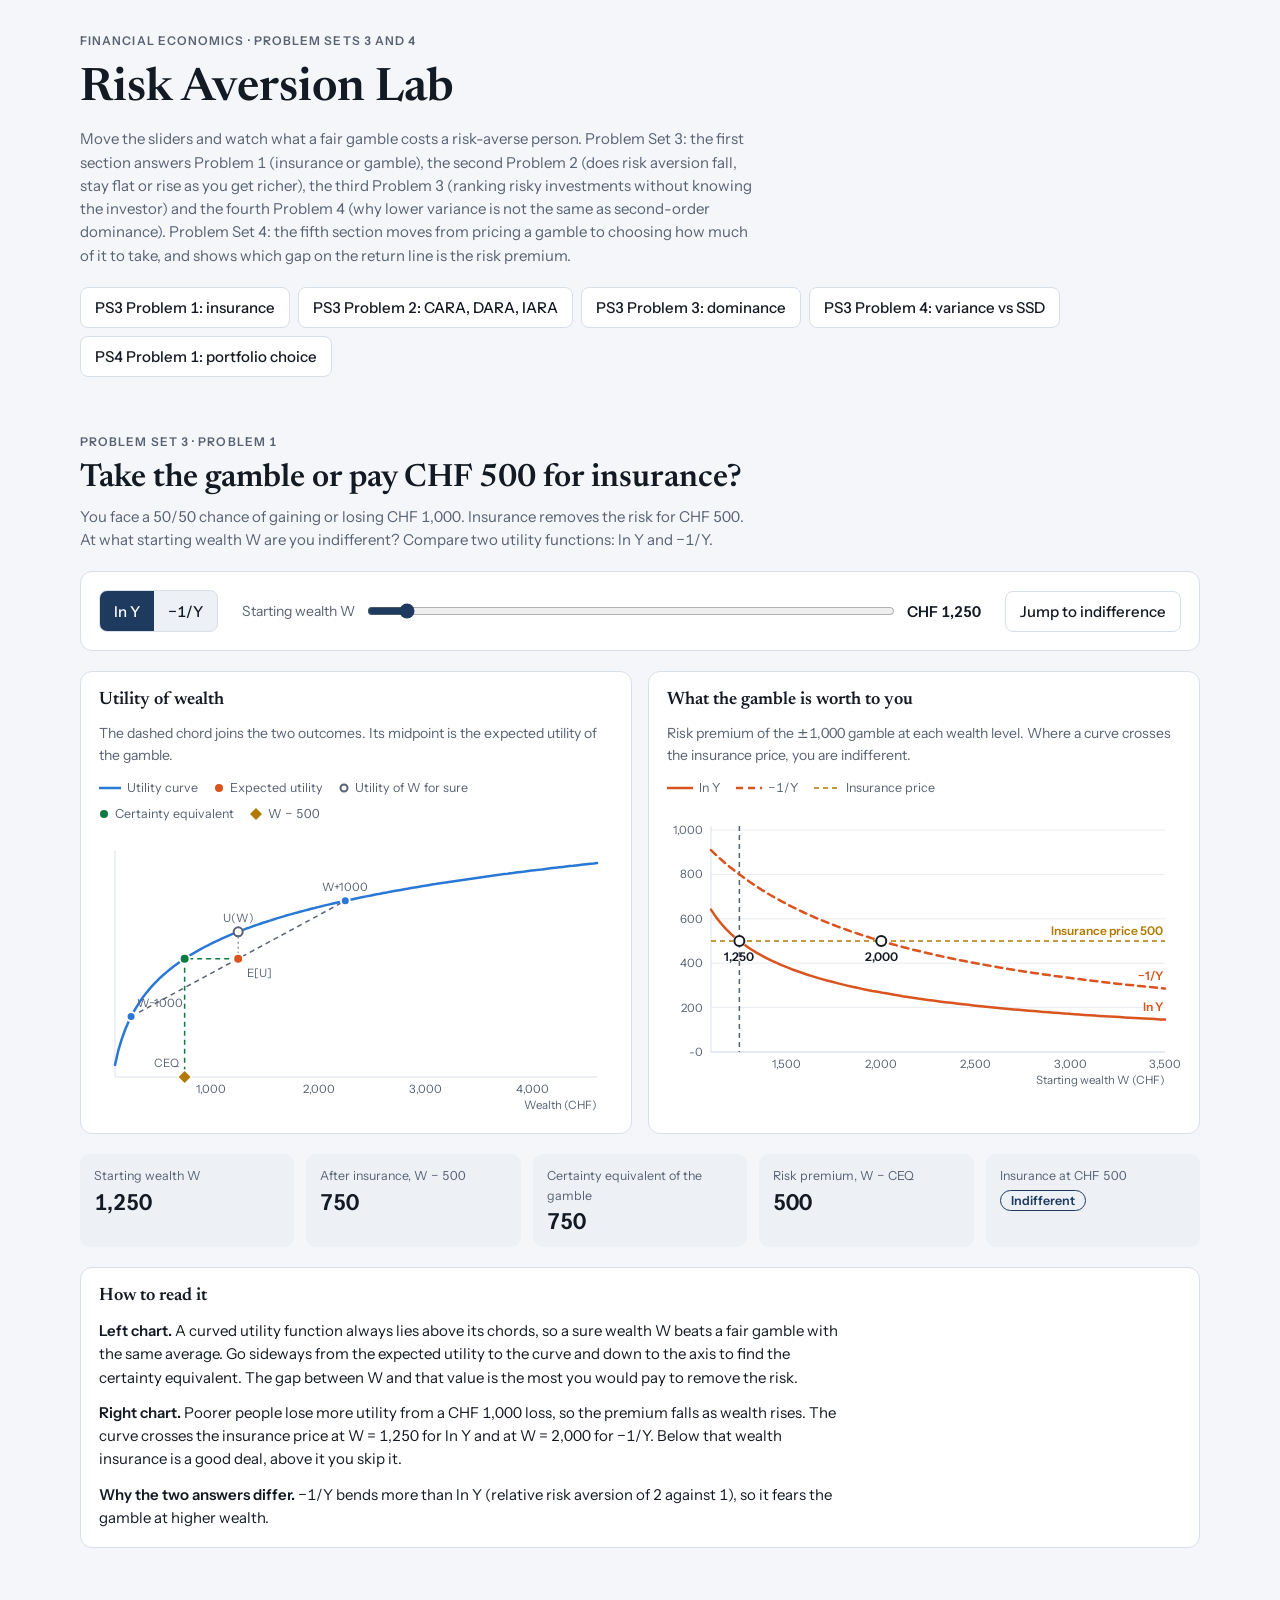
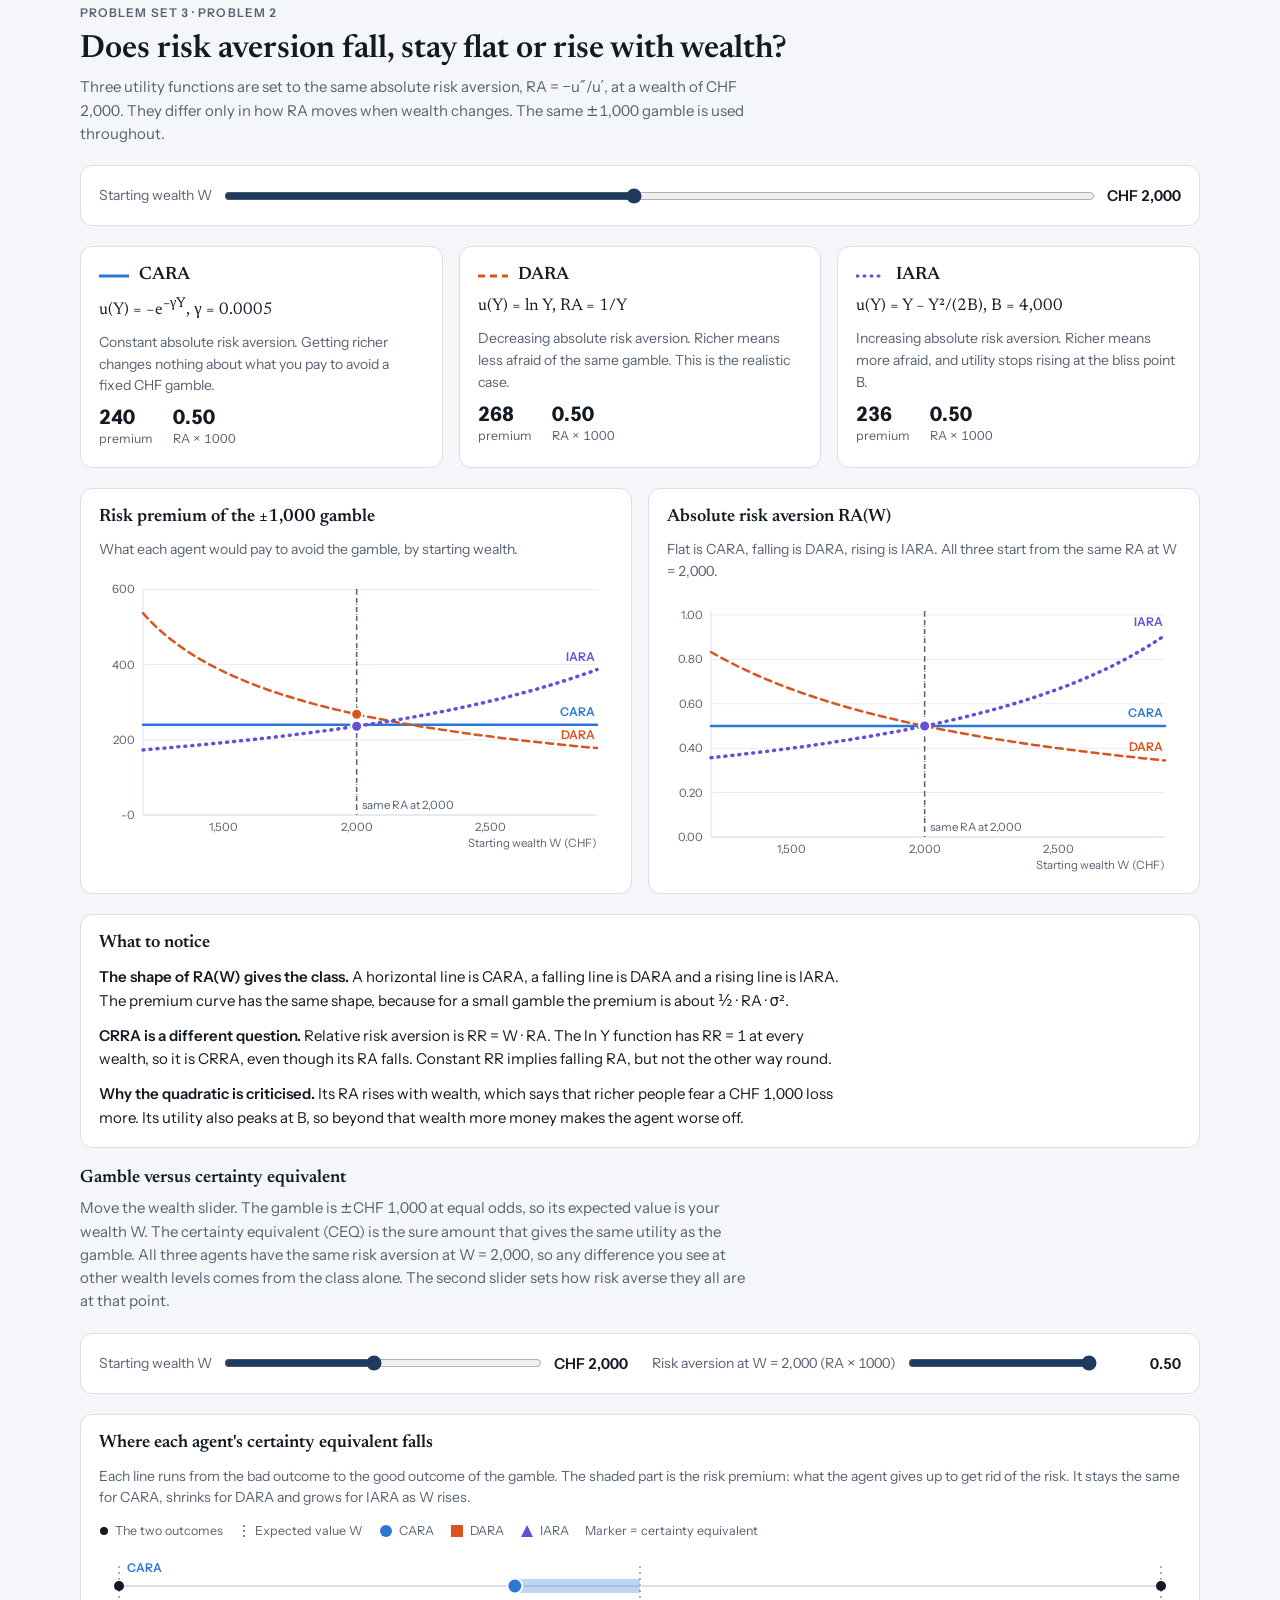
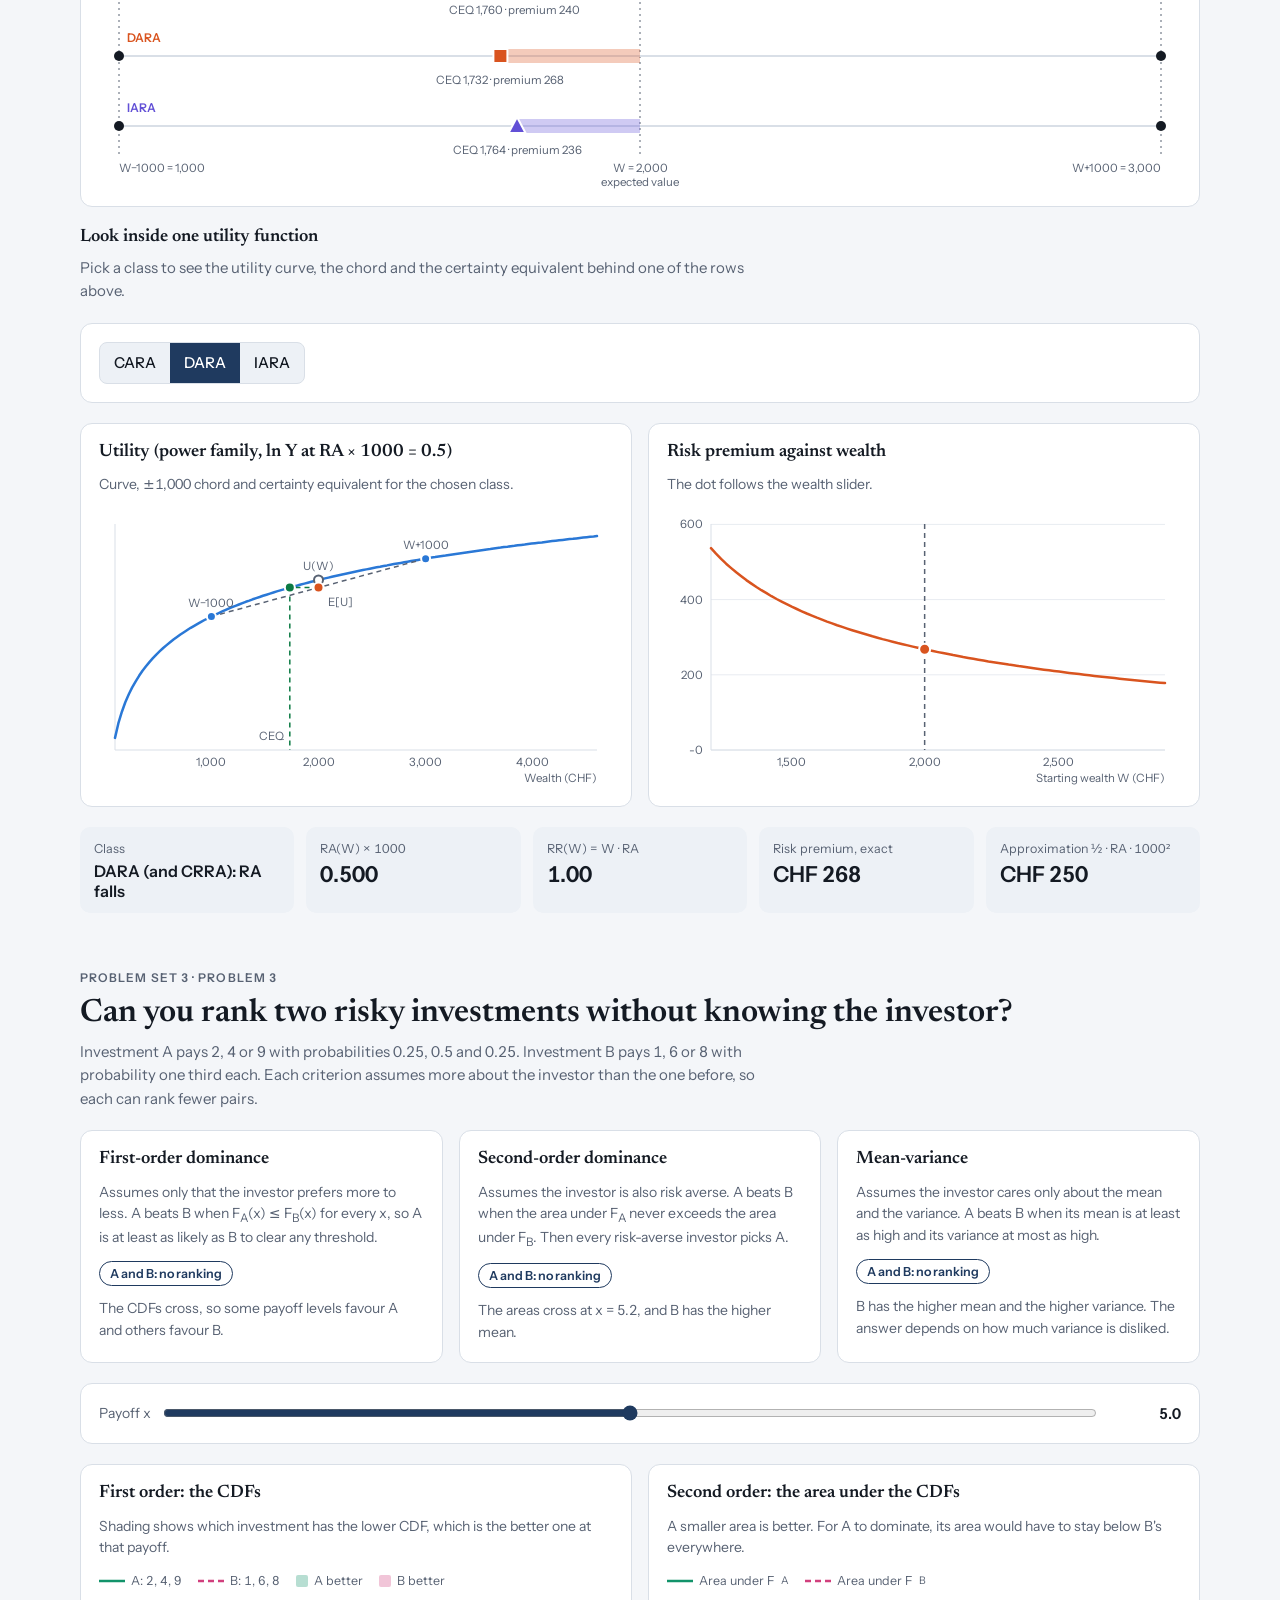
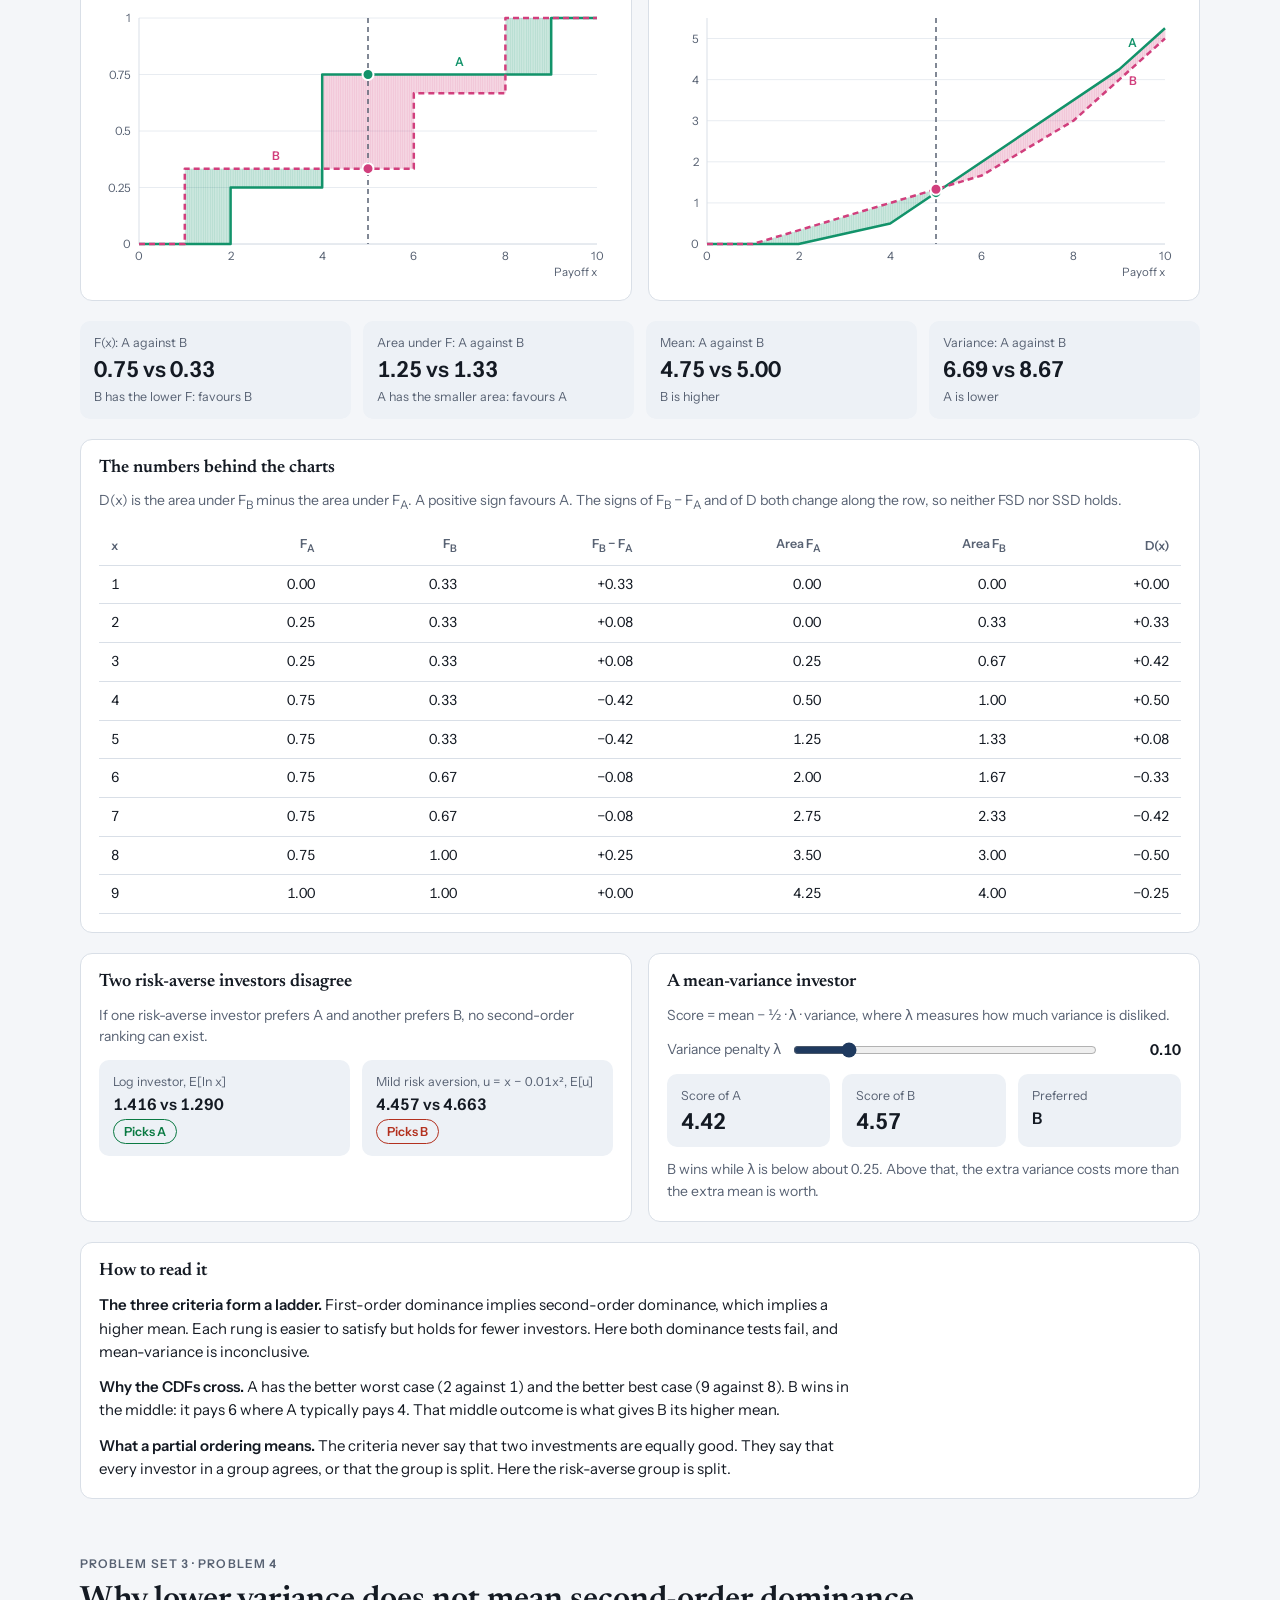
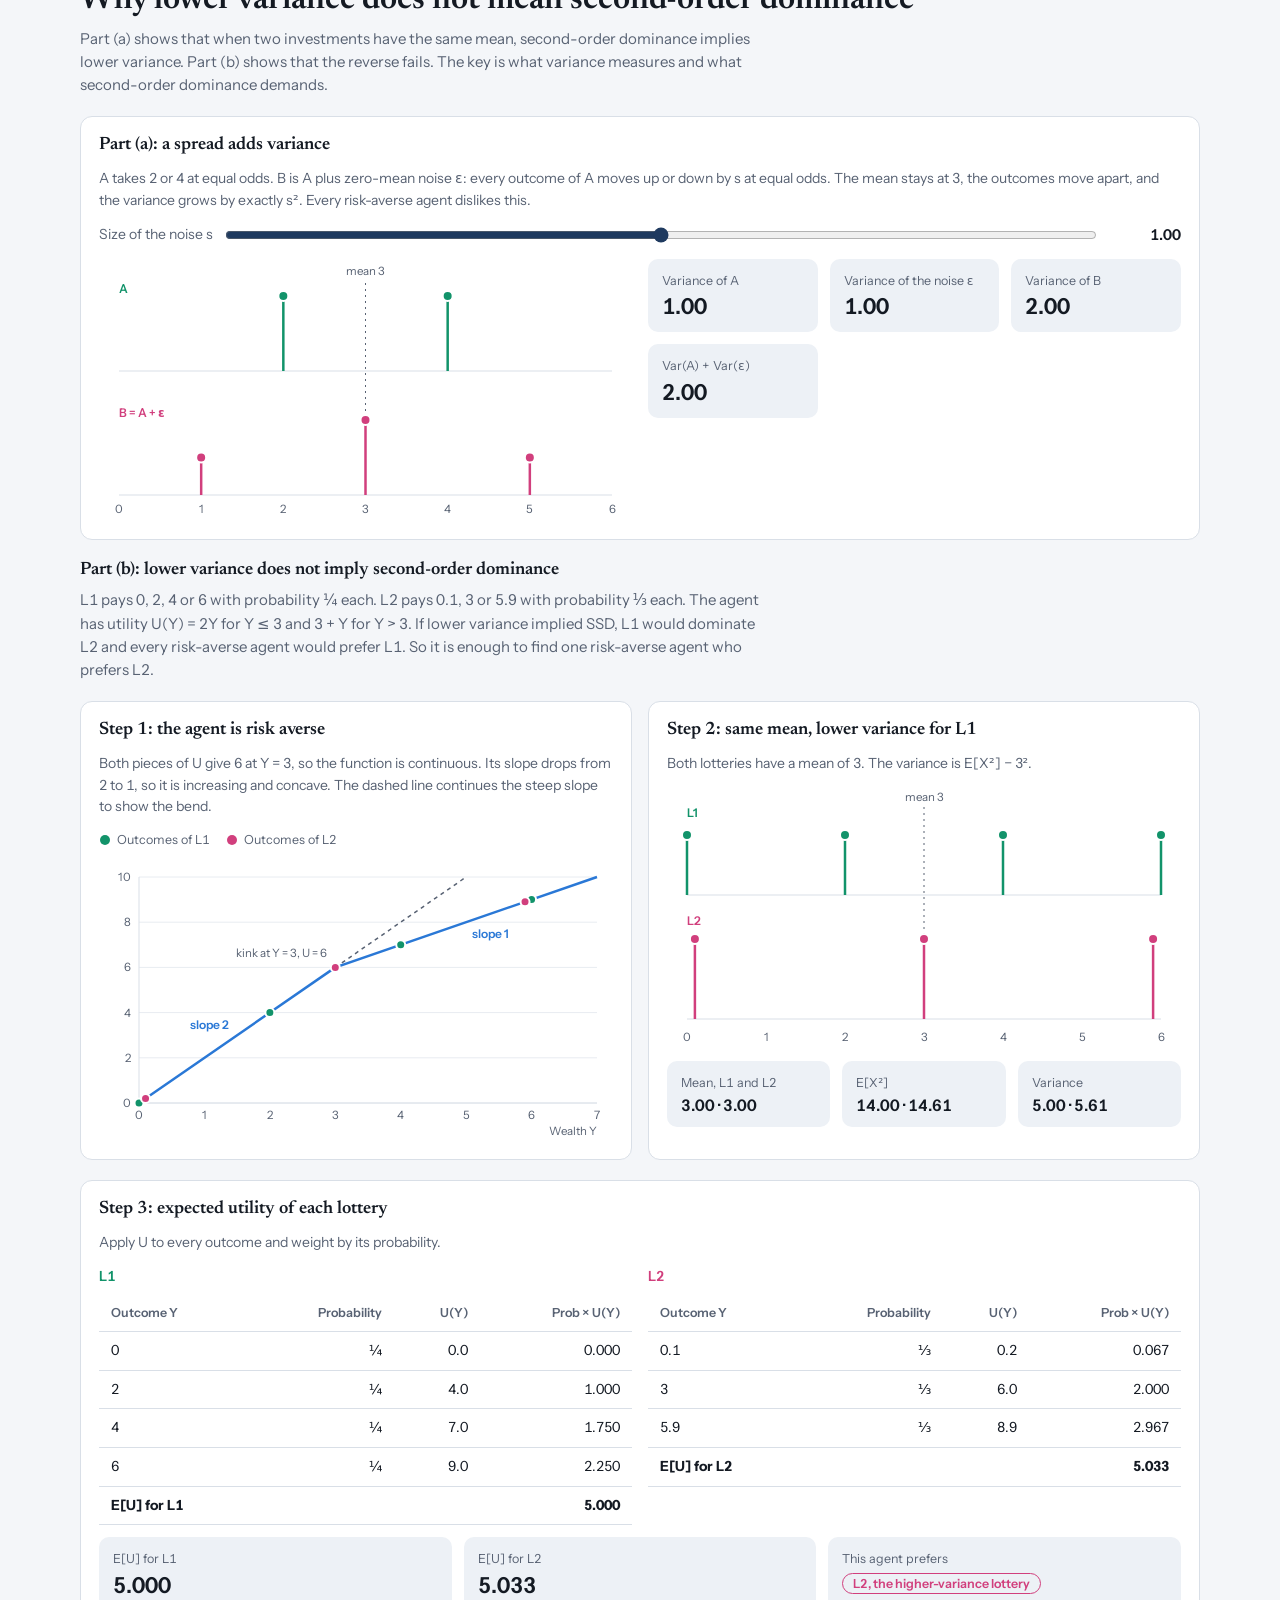
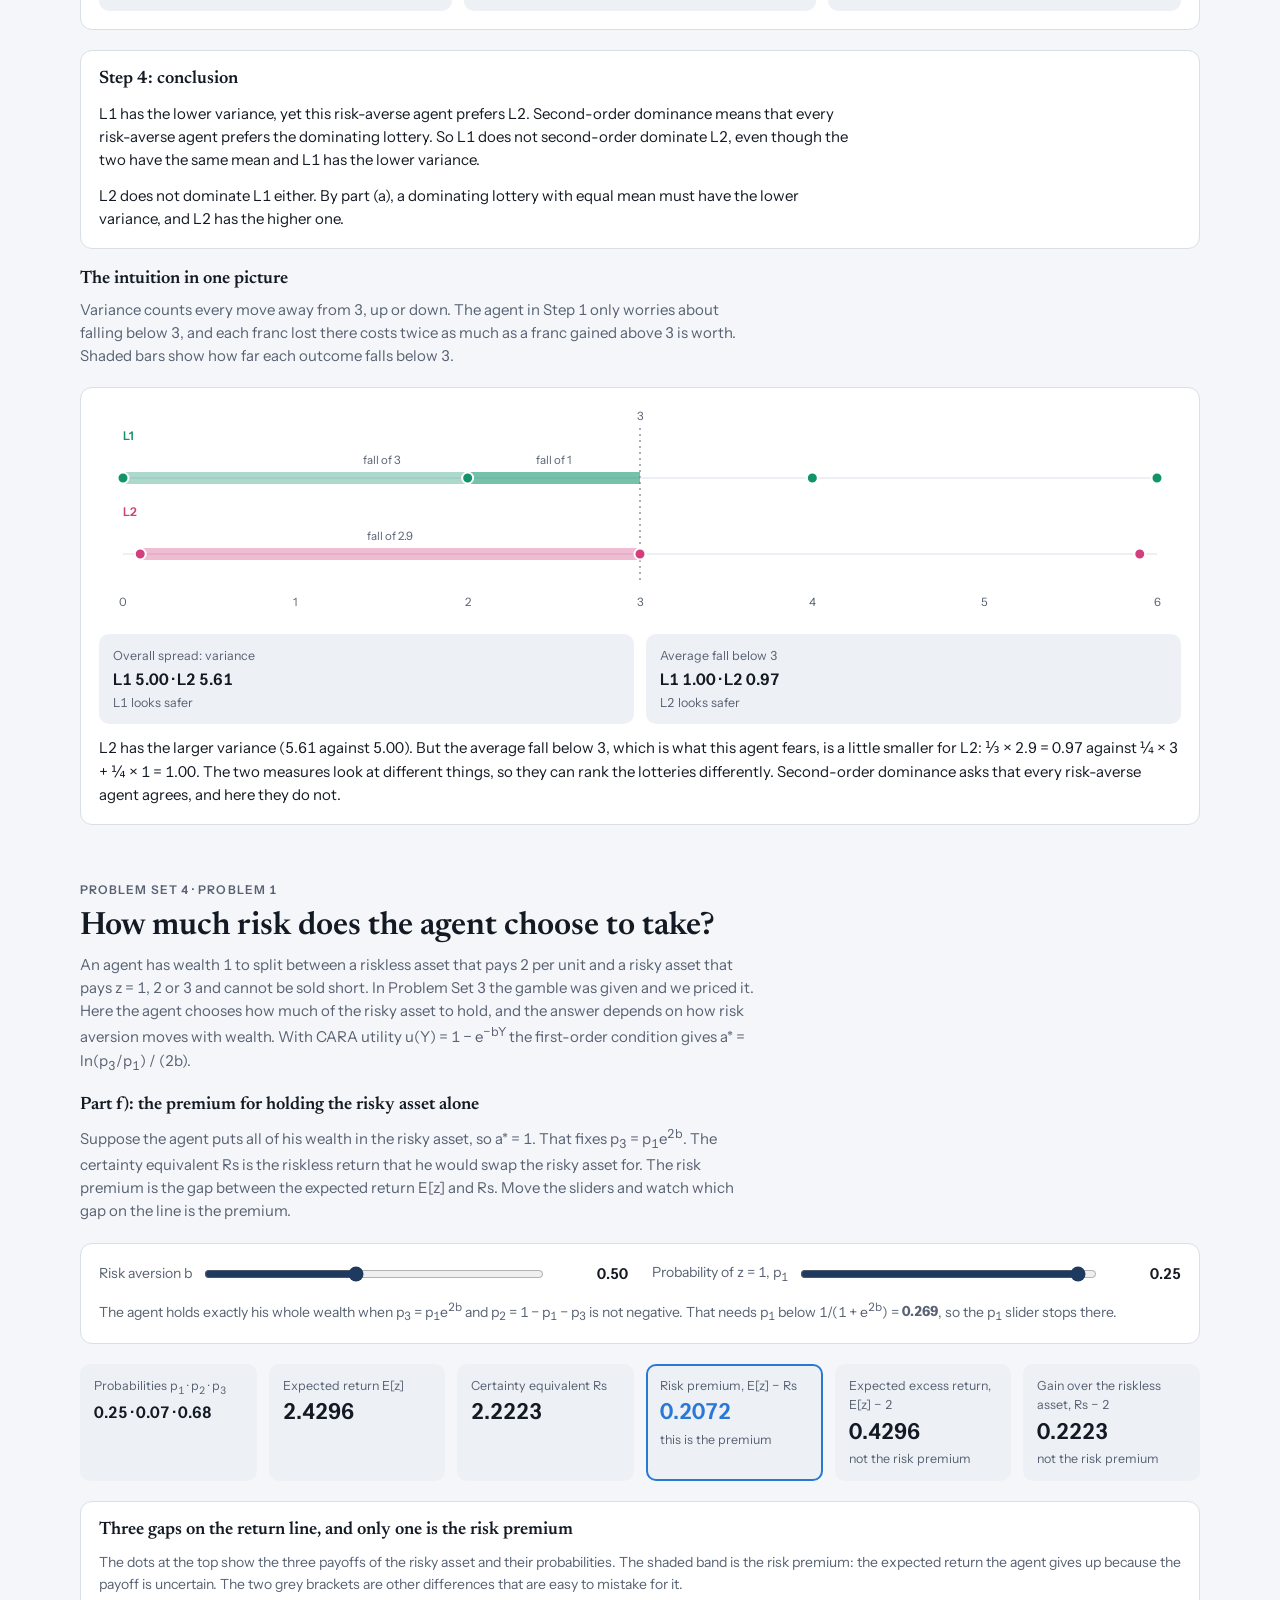
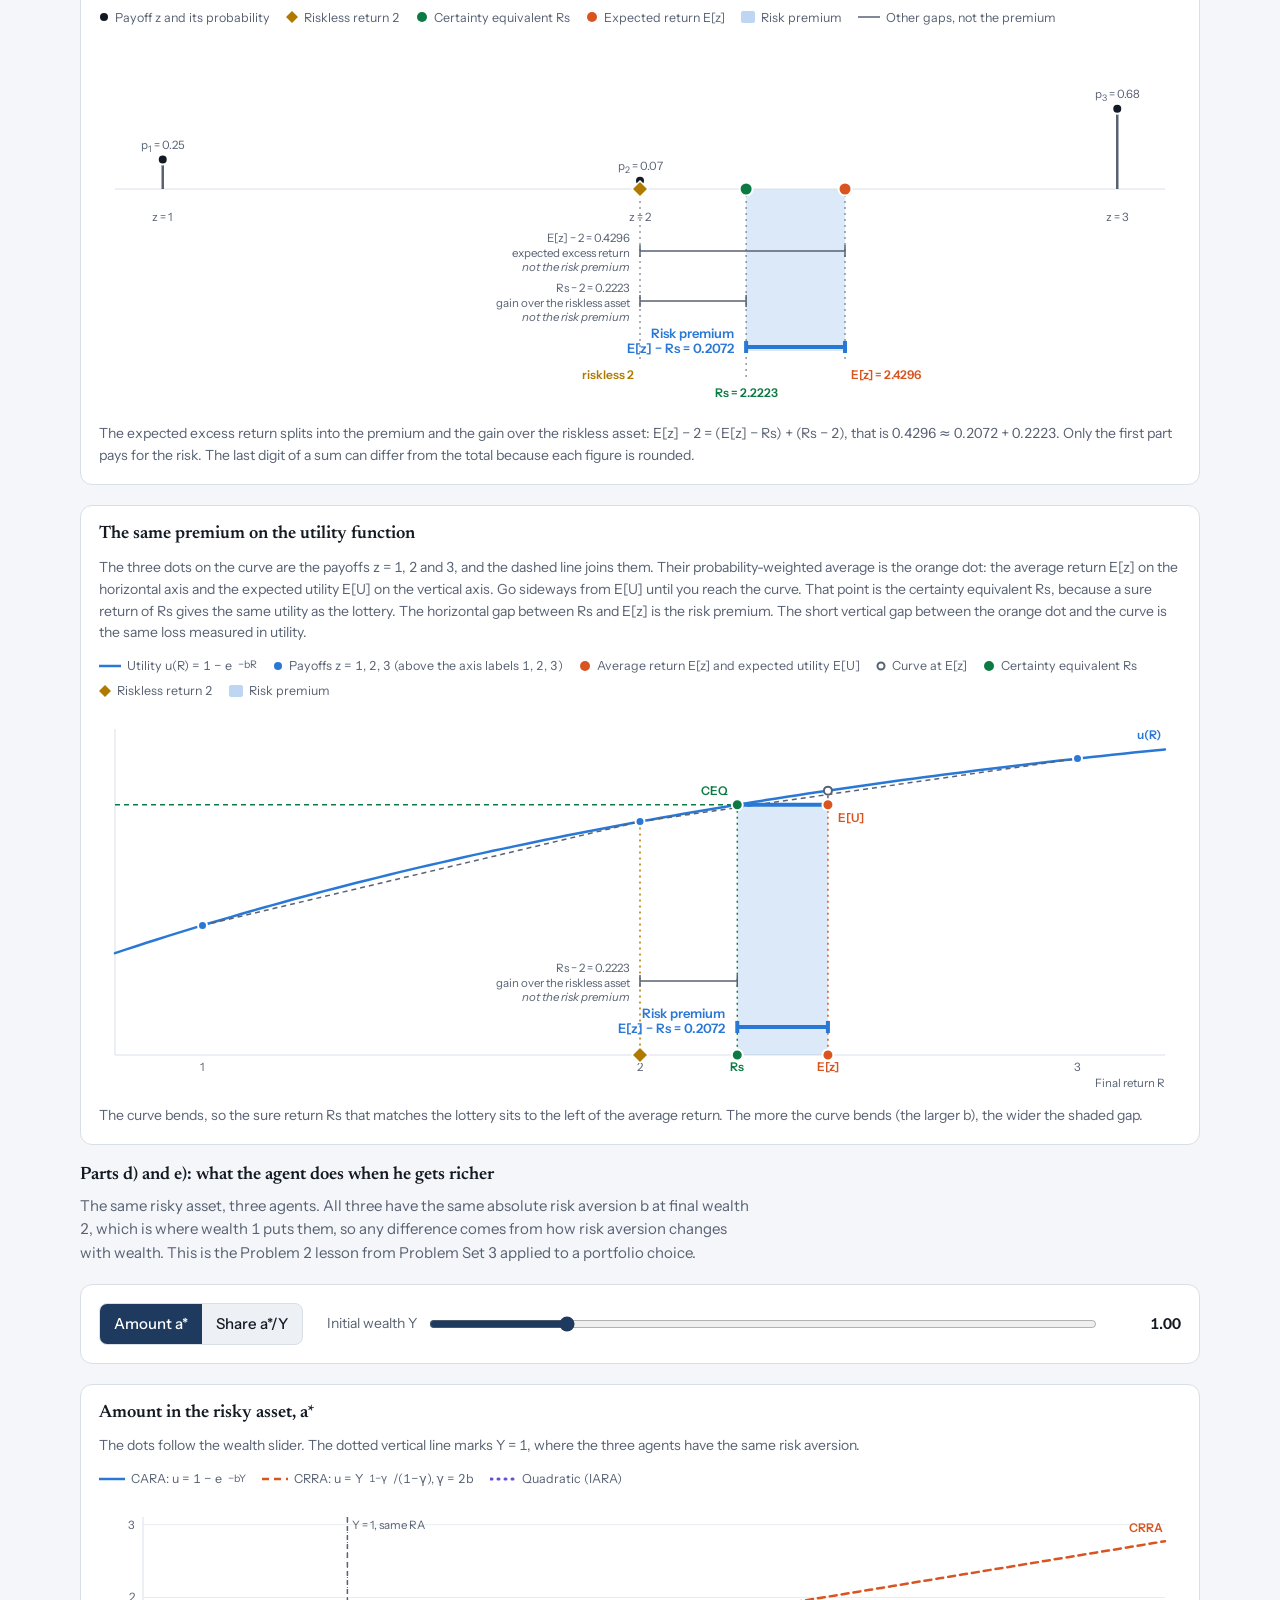
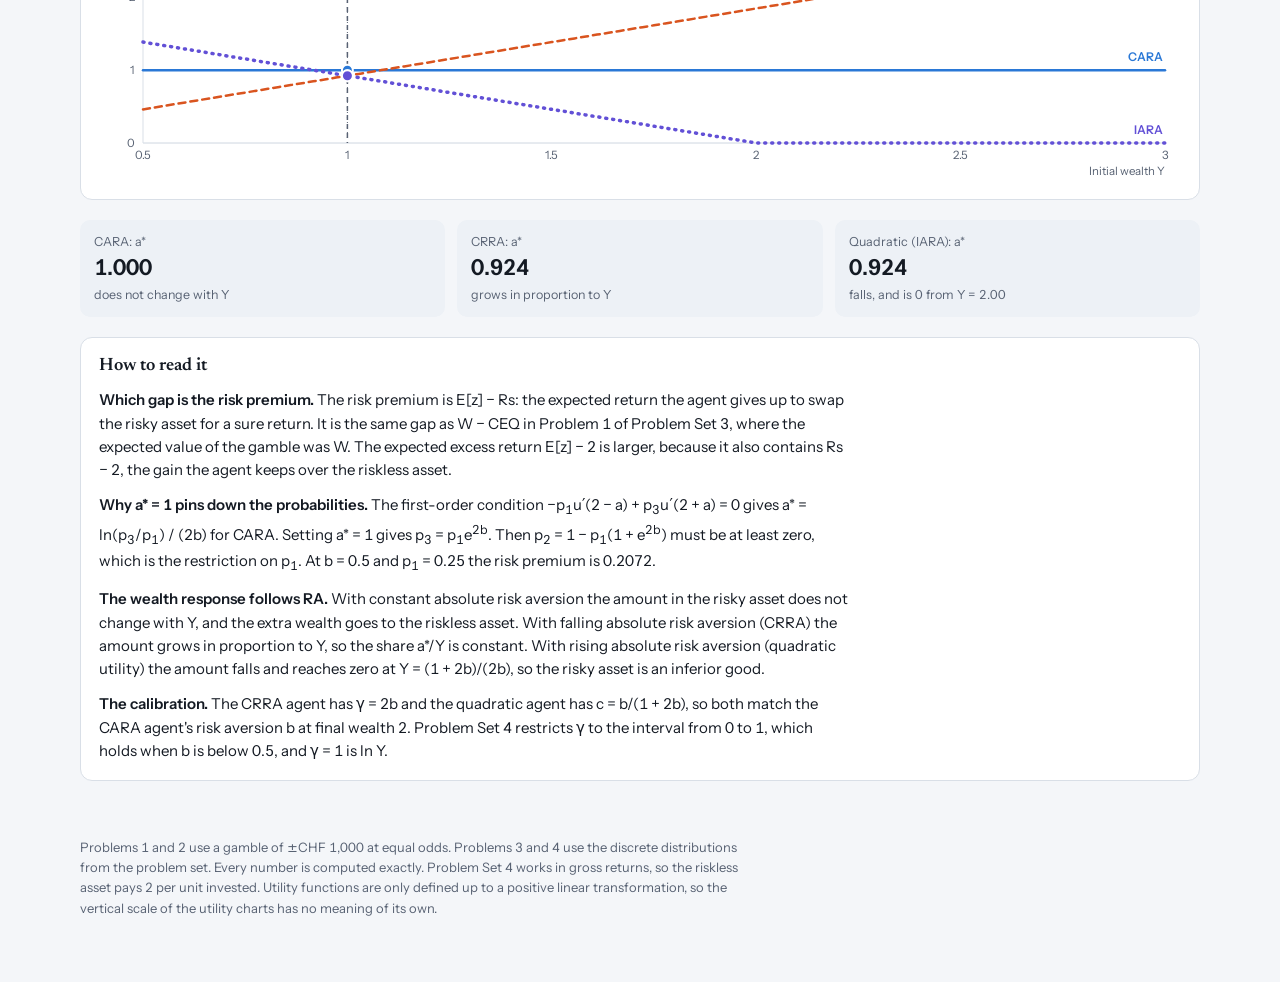
<file: Risk Aversion Lab.html>
<!doctype html><html><head><meta charset=utf8><meta name=viewport content="width=device-width,initial-scale=1,viewport-fit=cover"><style>:root{color-scheme:light;box-sizing:border-box;padding-top:env(safe-area-inset-top,0px);padding-bottom:env(safe-area-inset-bottom,0px)}html{scroll-padding-top:env(safe-area-inset-top,0px)}body{margin:0;padding:0;font:14px -apple-system,BlinkMacSystemFont,sans-serif;background:#faf9f5;color:#141413}img{max-width:100%}[hidden]:not([hidden=until-found i]){display:none!important}</style></head><body>
<title>Risk Aversion Lab</title>
<link rel="preconnect" href="https://fonts.googleapis.com">
<link rel="stylesheet" href="https://fonts.googleapis.com/css2?family=Instrument+Sans:wght@400;500;600&family=Newsreader:opsz,wght@6..72,500;6..72,600&display=swap">
<style>
/* Layout: one column of two lecture sections; each pairs controls, two charts and a row of live readouts. */
:root{
  --bg:#f4f6f9;--surface:#ffffff;--soft:#edf1f6;--ink:#141a23;--muted:#586273;--line:#d9dfe7;--grid:#e8ecf1;
  --accent:#1f3a5f;--accent-ink:#ffffff;
  --cara:#2a78d6;--dara:#d9541f;--iara:#6250d6;--gold:#b07a00;--ok:#0b7a43;--bad:#b3311f;
  --ia:#12936a;--ib:#d13f7d;
  --display:'Newsreader',Georgia,'Times New Roman',serif;--sans:'Instrument Sans',system-ui,-apple-system,'Segoe UI',sans-serif;
}
@media (prefers-color-scheme: dark){
  :root:not([data-theme="light"]){
    --bg:#0e1218;--surface:#161b23;--soft:#1e2530;--ink:#e9edf3;--muted:#a2acba;--line:#2b323d;--grid:#222933;
    --accent:#8db4ea;--accent-ink:#0e1218;
    --cara:#3987e5;--dara:#f0793f;--iara:#9085e9;--gold:#e0a020;--ok:#35c37d;--bad:#ee7b6d;--ia:#2dbb8a;--ib:#ea7aa6;color-scheme:dark;
  }
}
:root[data-theme="dark"]{
  --bg:#0e1218;--surface:#161b23;--soft:#1e2530;--ink:#e9edf3;--muted:#a2acba;--line:#2b323d;--grid:#222933;
  --accent:#8db4ea;--accent-ink:#0e1218;
  --cara:#3987e5;--dara:#f0793f;--iara:#9085e9;--gold:#e0a020;--ok:#35c37d;--bad:#ee7b6d;--ia:#2dbb8a;--ib:#ea7aa6;color-scheme:dark;
}
*{box-sizing:border-box}
body{background:var(--bg);color:var(--ink);font:15px/1.55 var(--sans);font-variant-numeric:tabular-nums;padding-inline:16px;padding-block:32px 64px}
.wrap{max-width:1120px;margin:0 auto;display:grid;gap:56px}
h1,h2,h3{font-family:var(--display);font-weight:600;margin:0;text-wrap:balance;line-height:1.15}
h1{font-size:clamp(32px,5vw,46px)}
h2{font-size:clamp(24px,3.4vw,32px)}
h3{font-size:18px}
p{margin:0}
.lede{color:var(--muted);max-width:68ch}
.eyebrow{font-size:12px;letter-spacing:.09em;text-transform:uppercase;color:var(--muted);font-weight:600}
header{display:grid;gap:12px}
nav{display:flex;gap:8px;flex-wrap:wrap;margin-top:8px}
nav a{color:var(--ink);text-decoration:none;border:1px solid var(--line);background:var(--surface);padding:8px 14px;border-radius:8px;font-weight:500}
nav a:hover{border-color:var(--muted)}
section{display:grid;gap:20px;min-width:0}
.head{display:grid;gap:8px;min-width:0}
.panel{background:var(--surface);border:1px solid var(--line);border-radius:12px;padding:18px;min-width:0;display:grid;gap:12px;align-content:start}
.panel .sub{color:var(--muted);font-size:14px}
.controls{display:flex;flex-wrap:wrap;gap:16px 24px;align-items:center}
.ctl{display:flex;align-items:center;gap:10px;flex:1 1 300px;min-width:0}
.ctl label{color:var(--muted);font-size:14px;white-space:nowrap}
.ctl input{flex:1;min-width:0;accent-color:var(--accent)}
.ctl output{min-width:72px;text-align:right;font-weight:600}
.controls>*{min-width:0}
@media (max-width:560px){
  .ctl{flex:1 1 100%;flex-wrap:wrap}
  .ctl label{flex:1 1 100%;white-space:normal}
  .ctl input{flex:1 1 0}
}
.seg{display:inline-flex;border:1px solid var(--line);border-radius:8px;overflow:hidden;background:var(--soft)}
.seg button{font:inherit;font-weight:500;padding:8px 14px;border:0;background:transparent;color:var(--ink);cursor:pointer;min-height:40px}
.seg button[aria-pressed="true"]{background:var(--accent);color:var(--accent-ink)}
.btn{font:inherit;font-weight:500;padding:8px 14px;border:1px solid var(--line);border-radius:8px;background:var(--surface);color:var(--ink);cursor:pointer;min-height:40px}
.btn:hover{border-color:var(--muted)}
:focus-visible{outline:2px solid var(--accent);outline-offset:2px}
.grid2{display:grid;grid-template-columns:repeat(auto-fit,minmax(min(100%,340px),1fr));gap:16px}
.grid3{display:grid;grid-template-columns:repeat(auto-fit,minmax(min(100%,260px),1fr));gap:16px}
.cards{display:grid;grid-template-columns:repeat(auto-fit,minmax(150px,1fr));gap:12px}
.stat{background:var(--soft);border-radius:10px;padding:12px 14px;display:grid;gap:4px;align-content:start;min-width:0}
.stat .k{font-size:12.5px;color:var(--muted)}
.stat .v{font-size:22px;font-weight:600;line-height:1.2}
.stat .v.sm{font-size:16px}
.pill{display:inline-block;width:max-content;max-width:100%;white-space:normal;padding:2px 10px;border-radius:999px;font-size:12.5px;font-weight:600;border:1px solid currentColor}
.ok{color:var(--ok)}.bad{color:var(--bad)}.eq{color:var(--accent)}
.chart{min-width:0}
.chart svg{display:block;width:100%;overflow:visible}
svg .ax{stroke:var(--line);stroke-width:1}
svg .gr{stroke:var(--grid);stroke-width:1}
svg .tk{fill:var(--muted);font:11.5px var(--sans)}
svg .lb{font:600 12px var(--sans)}
.key{display:flex;flex-wrap:wrap;gap:6px 16px;font-size:12.5px;color:var(--muted)}
.key span{display:inline-flex;align-items:center;gap:6px}
.fam{display:grid;gap:8px;align-content:start}
.fam .t{display:flex;align-items:center;gap:10px}
.fam .f{font-family:var(--display);font-size:17px}
.fam .row{display:flex;gap:20px;flex-wrap:wrap}
.fam .row div{display:grid}
.fam .row b{font-size:20px;line-height:1.2}
.fam .row small{color:var(--muted);font-size:12.5px}
.notes{display:grid;gap:12px}
.notes p{max-width:75ch}
.notes strong{font-weight:600}
.tablewrap{overflow-x:auto}
table{border-collapse:collapse;width:100%;min-width:560px;font-size:14px}
th,td{padding:8px 12px;text-align:right;border-bottom:1px solid var(--line)}
th{font-weight:600;color:var(--muted);font-size:12.5px}
th:first-child,td:first-child{text-align:left}
table.sm{min-width:0}
caption{text-align:left;font-weight:600;padding:0 0 8px;color:var(--ink)}
.stat.hl{outline:2px solid var(--cara);outline-offset:-2px}
.stat.hl .v{color:var(--cara)}
footer{color:var(--muted);font-size:13px;max-width:75ch}
</style>

<div class="wrap">
<header>
  <div class="eyebrow">Financial Economics · Problem Sets 3 and 4</div>
  <h1>Risk Aversion Lab</h1>
  <p class="lede">Move the sliders and watch what a fair gamble costs a risk-averse person. Problem Set 3: the first section answers Problem 1 (insurance or gamble), the second Problem 2 (does risk aversion fall, stay flat or rise as you get richer), the third Problem 3 (ranking risky investments without knowing the investor) and the fourth Problem 4 (why lower variance is not the same as second-order dominance). Problem Set 4: the fifth section moves from pricing a gamble to choosing how much of it to take, and shows which gap on the return line is the risk premium.</p>
  <nav aria-label="Sections"><a href="#p1">PS3 Problem 1: insurance</a><a href="#p2">PS3 Problem 2: CARA, DARA, IARA</a><a href="#p3">PS3 Problem 3: dominance</a><a href="#p4">PS3 Problem 4: variance vs SSD</a><a href="#p5">PS4 Problem 1: portfolio choice</a></nav>
</header>

<section id="p1">
  <div class="head">
    <div class="eyebrow">Problem Set 3 · Problem 1</div>
    <h2>Take the gamble or pay CHF 500 for insurance?</h2>
    <p class="lede">You face a 50/50 chance of gaining or losing CHF 1,000. Insurance removes the risk for CHF 500. At what starting wealth W are you indifferent? Compare two utility functions: ln Y and −1/Y.</p>
  </div>
  <div class="panel">
    <div class="controls">
      <div class="seg" role="group" aria-label="Utility function">
        <button id="a-ln" aria-pressed="true">ln Y</button>
        <button id="a-inv" aria-pressed="false">−1/Y</button>
      </div>
      <div class="ctl"><label for="aw">Starting wealth W</label><input type="range" id="aw" min="1100" max="3500" step="10" value="1250"><output id="awo"></output></div>
      <button class="btn" id="asnap">Jump to indifference</button>
    </div>
  </div>
  <div class="grid2">
    <div class="panel">
      <h3>Utility of wealth</h3>
      <p class="sub">The dashed chord joins the two outcomes. Its midpoint is the expected utility of the gamble.</p>
      <div class="key">
        <span><svg width="22" height="10"><line x1="0" y1="5" x2="22" y2="5" style="stroke:var(--cara);stroke-width:2.5"/></svg>Utility curve</span>
        <span><svg width="10" height="10"><circle cx="5" cy="5" r="4" style="fill:var(--dara)"/></svg>Expected utility</span>
        <span><svg width="10" height="10"><circle cx="5" cy="5" r="3.5" style="fill:none;stroke:var(--muted);stroke-width:2"/></svg>Utility of W for sure</span>
        <span><svg width="10" height="10"><circle cx="5" cy="5" r="4" style="fill:var(--ok)"/></svg>Certainty equivalent</span>
        <span><svg width="12" height="12"><polygon points="6,0 12,6 6,12 0,6" style="fill:var(--gold)"/></svg>W − 500</span>
      </div>
      <div class="chart"><svg id="a1" role="img" aria-label="Utility curve with the gamble chord, expected utility and certainty equivalent"></svg></div>
    </div>
    <div class="panel">
      <h3>What the gamble is worth to you</h3>
      <p class="sub">Risk premium of the ±1,000 gamble at each wealth level. Where a curve crosses the insurance price, you are indifferent.</p>
      <div class="key">
        <span><svg width="26" height="10"><line x1="0" y1="5" x2="26" y2="5" style="stroke:var(--dara);stroke-width:2.5"/></svg>ln Y</span>
        <span><svg width="26" height="10"><line x1="0" y1="5" x2="26" y2="5" style="stroke:var(--dara);stroke-width:2.5;stroke-dasharray:7 5"/></svg>−1/Y</span>
        <span><svg width="26" height="10"><line x1="0" y1="5" x2="26" y2="5" style="stroke:var(--gold);stroke-width:1.5;stroke-dasharray:5 4"/></svg>Insurance price</span>
      </div>
      <div class="chart"><svg id="a2" role="img" aria-label="Risk premium against starting wealth for ln Y and minus 1 over Y, with the insurance price of 500"></svg></div>
    </div>
  </div>
  <div class="cards">
    <div class="stat"><span class="k">Starting wealth W</span><span class="v" id="ac0"></span></div>
    <div class="stat"><span class="k">After insurance, W − 500</span><span class="v" id="ac1"></span></div>
    <div class="stat"><span class="k">Certainty equivalent of the gamble</span><span class="v" id="ac2"></span></div>
    <div class="stat"><span class="k">Risk premium, W − CEQ</span><span class="v" id="ac3"></span></div>
    <div class="stat"><span class="k">Insurance at CHF 500</span><span class="v sm" id="ac4"></span></div>
  </div>
  <div class="panel notes">
    <h3>How to read it</h3>
    <p><strong>Left chart.</strong> A curved utility function always lies above its chords, so a sure wealth W beats a fair gamble with the same average. Go sideways from the expected utility to the curve and down to the axis to find the certainty equivalent. The gap between W and that value is the most you would pay to remove the risk.</p>
    <p><strong>Right chart.</strong> Poorer people lose more utility from a CHF 1,000 loss, so the premium falls as wealth rises. The curve crosses the insurance price at W = 1,250 for ln Y and at W = 2,000 for −1/Y. Below that wealth insurance is a good deal, above it you skip it.</p>
    <p><strong>Why the two answers differ.</strong> −1/Y bends more than ln Y (relative risk aversion of 2 against 1), so it fears the gamble at higher wealth.</p>
  </div>
</section>

<section id="p2">
  <div class="head">
    <div class="eyebrow">Problem Set 3 · Problem 2</div>
    <h2>Does risk aversion fall, stay flat or rise with wealth?</h2>
    <p class="lede">Three utility functions are set to the same absolute risk aversion, RA = −u″/u′, at a wealth of CHF 2,000. They differ only in how RA moves when wealth changes. The same ±1,000 gamble is used throughout.</p>
  </div>
  <div class="panel">
    <div class="controls">
      <div class="ctl"><label for="bw">Starting wealth W</label><input type="range" id="bw" min="1200" max="2900" step="10" value="2000"><output id="bwo"></output></div>
    </div>
  </div>
  <div class="grid3">
    <div class="panel fam">
      <div class="t"><svg width="30" height="10"><line x1="0" y1="5" x2="30" y2="5" style="stroke:var(--cara);stroke-width:3"/></svg><h3>CARA</h3></div>
      <div class="f">u(Y) = −e<sup>−γY</sup>, γ = 0.0005</div>
      <p class="sub">Constant absolute risk aversion. Getting richer changes nothing about what you pay to avoid a fixed CHF gamble.</p>
      <div class="row"><div><b id="fc-p"></b><small>premium</small></div><div><b id="fc-r"></b><small>RA × 1000</small></div></div>
    </div>
    <div class="panel fam">
      <div class="t"><svg width="30" height="10"><line x1="0" y1="5" x2="30" y2="5" style="stroke:var(--dara);stroke-width:3;stroke-dasharray:7 5"/></svg><h3>DARA</h3></div>
      <div class="f">u(Y) = ln Y, RA = 1/Y</div>
      <p class="sub">Decreasing absolute risk aversion. Richer means less afraid of the same gamble. This is the realistic case.</p>
      <div class="row"><div><b id="fd-p"></b><small>premium</small></div><div><b id="fd-r"></b><small>RA × 1000</small></div></div>
    </div>
    <div class="panel fam">
      <div class="t"><svg width="30" height="10"><line x1="1" y1="5" x2="29" y2="5" style="stroke:var(--iara);stroke-width:3;stroke-dasharray:1 6;stroke-linecap:round"/></svg><h3>IARA</h3></div>
      <div class="f">u(Y) = Y − Y²/(2B), B = 4,000</div>
      <p class="sub">Increasing absolute risk aversion. Richer means more afraid, and utility stops rising at the bliss point B.</p>
      <div class="row"><div><b id="fi-p"></b><small>premium</small></div><div><b id="fi-r"></b><small>RA × 1000</small></div></div>
    </div>
  </div>
  <div class="grid2">
    <div class="panel">
      <h3>Risk premium of the ±1,000 gamble</h3>
      <p class="sub">What each agent would pay to avoid the gamble, by starting wealth.</p>
      <div class="chart"><svg id="b1" role="img" aria-label="Risk premium against wealth: flat for CARA, falling for DARA, rising for IARA"></svg></div>
    </div>
    <div class="panel">
      <h3>Absolute risk aversion RA(W)</h3>
      <p class="sub">Flat is CARA, falling is DARA, rising is IARA. All three start from the same RA at W = 2,000.</p>
      <div class="chart"><svg id="b2" role="img" aria-label="Absolute risk aversion against wealth: flat for CARA, falling for DARA, rising for IARA"></svg></div>
    </div>
  </div>
  <div class="panel notes">
    <h3>What to notice</h3>
    <p><strong>The shape of RA(W) gives the class.</strong> A horizontal line is CARA, a falling line is DARA and a rising line is IARA. The premium curve has the same shape, because for a small gamble the premium is about ½ · RA · σ².</p>
    <p><strong>CRRA is a different question.</strong> Relative risk aversion is RR = W · RA. The ln Y function has RR = 1 at every wealth, so it is CRRA, even though its RA falls. Constant RR implies falling RA, but not the other way round.</p>
    <p><strong>Why the quadratic is criticised.</strong> Its RA rises with wealth, which says that richer people fear a CHF 1,000 loss more. Its utility also peaks at B, so beyond that wealth more money makes the agent worse off.</p>
  </div>
  <div class="head">
    <h3>Gamble versus certainty equivalent</h3>
    <p class="lede">Move the wealth slider. The gamble is ±CHF 1,000 at equal odds, so its expected value is your wealth W. The certainty equivalent (CEQ) is the sure amount that gives the same utility as the gamble. All three agents have the same risk aversion at W = 2,000, so any difference you see at other wealth levels comes from the class alone. The second slider sets how risk averse they all are at that point.</p>
  </div>
  <div class="panel">
    <div class="controls">
      <div class="ctl"><label for="ew">Starting wealth W</label><input type="range" id="ew" min="1200" max="2900" step="10" value="2000"><output id="ewo"></output></div>
      <div class="ctl"><label for="ep">Risk aversion at W = 2,000 (RA × 1000)</label><input type="range" id="ep" min="0.1" max="0.5" step="0.05" value="0.5"><output id="epo"></output></div>
    </div>
  </div>
  <div class="panel">
    <h3>Where each agent's certainty equivalent falls</h3>
    <p class="sub">Each line runs from the bad outcome to the good outcome of the gamble. The shaded part is the risk premium: what the agent gives up to get rid of the risk. It stays the same for CARA, shrinks for DARA and grows for IARA as W rises.</p>
    <div class="key">
      <span><svg width="10" height="10"><circle cx="5" cy="5" r="4" style="fill:var(--ink)"/></svg>The two outcomes</span>
      <span><svg width="10" height="12"><line x1="5" y1="0" x2="5" y2="12" style="stroke:var(--muted);stroke-width:1.5;stroke-dasharray:2 3"/></svg>Expected value W</span>
      <span><svg width="14" height="14"><circle cx="7" cy="7" r="6" style="fill:var(--cara)"/></svg>CARA</span>
      <span><svg width="14" height="14"><rect x="1" y="1" width="12" height="12" style="fill:var(--dara)"/></svg>DARA</span>
      <span><svg width="14" height="14"><polygon points="7,1 13,13 1,13" style="fill:var(--iara)"/></svg>IARA</span>
      <span>Marker = certainty equivalent</span>
    </div>
    <div class="chart"><svg id="e3" role="img" aria-label="For each of CARA, DARA and IARA, the gamble outcomes, the expected value and the certainty equivalent on a wealth line"></svg></div>
  </div>
  <div class="head">
    <h3>Look inside one utility function</h3>
    <p class="lede">Pick a class to see the utility curve, the chord and the certainty equivalent behind one of the rows above.</p>
  </div>
  <div class="panel">
    <div class="controls">
      <div class="seg" role="group" aria-label="Utility family">
        <button id="e-cara" aria-pressed="false">CARA</button>
        <button id="e-dara" aria-pressed="true">DARA</button>
        <button id="e-iara" aria-pressed="false">IARA</button>
      </div>
    </div>
  </div>
  <div class="grid2">
    <div class="panel">
      <h3 id="eh1"></h3>
      <p class="sub">Curve, ±1,000 chord and certainty equivalent for the chosen class.</p>
      <div class="chart"><svg id="e1" role="img" aria-label="Utility curve for the chosen class with the gamble chord and certainty equivalent"></svg></div>
    </div>
    <div class="panel">
      <h3>Risk premium against wealth</h3>
      <p class="sub">The dot follows the wealth slider.</p>
      <div class="chart"><svg id="e2" role="img" aria-label="Risk premium against wealth for the chosen class"></svg></div>
    </div>
  </div>
  <div class="cards">
    <div class="stat"><span class="k">Class</span><span class="v sm" id="ec0"></span></div>
    <div class="stat"><span class="k">RA(W) × 1000</span><span class="v" id="ec1"></span></div>
    <div class="stat"><span class="k">RR(W) = W · RA</span><span class="v" id="ec2"></span></div>
    <div class="stat"><span class="k">Risk premium, exact</span><span class="v" id="ec3"></span></div>
    <div class="stat"><span class="k">Approximation ½ · RA · 1000²</span><span class="v" id="ec4"></span></div>
  </div>
</section>

<section id="p3">
  <div class="head">
    <div class="eyebrow">Problem Set 3 · Problem 3</div>
    <h2>Can you rank two risky investments without knowing the investor?</h2>
    <p class="lede">Investment A pays 2, 4 or 9 with probabilities 0.25, 0.5 and 0.25. Investment B pays 1, 6 or 8 with probability one third each. Each criterion assumes more about the investor than the one before, so each can rank fewer pairs.</p>
  </div>
  <div class="grid3">
    <div class="panel">
      <h3>First-order dominance</h3>
      <p class="sub">Assumes only that the investor prefers more to less. A beats B when F<sub>A</sub>(x) ≤ F<sub>B</sub>(x) for every x, so A is at least as likely as B to clear any threshold.</p>
      <span class="pill eq">A and B: no ranking</span>
      <p class="sub">The CDFs cross, so some payoff levels favour A and others favour B.</p>
    </div>
    <div class="panel">
      <h3>Second-order dominance</h3>
      <p class="sub">Assumes the investor is also risk averse. A beats B when the area under F<sub>A</sub> never exceeds the area under F<sub>B</sub>. Then every risk-averse investor picks A.</p>
      <span class="pill eq">A and B: no ranking</span>
      <p class="sub">The areas cross at x = 5.2, and B has the higher mean.</p>
    </div>
    <div class="panel">
      <h3>Mean-variance</h3>
      <p class="sub">Assumes the investor cares only about the mean and the variance. A beats B when its mean is at least as high and its variance at most as high.</p>
      <span class="pill eq">A and B: no ranking</span>
      <p class="sub">B has the higher mean and the higher variance. The answer depends on how much variance is disliked.</p>
    </div>
  </div>
  <div class="panel">
    <div class="controls">
      <div class="ctl"><label for="cx">Payoff x</label><input type="range" id="cx" min="0" max="10" step="0.1" value="5"><output id="cxo"></output></div>
    </div>
  </div>
  <div class="grid2">
    <div class="panel">
      <h3>First order: the CDFs</h3>
      <p class="sub">Shading shows which investment has the lower CDF, which is the better one at that payoff.</p>
      <div class="key">
        <span><svg width="26" height="10"><line x1="0" y1="5" x2="26" y2="5" style="stroke:var(--ia);stroke-width:2.5"/></svg>A: 2, 4, 9</span>
        <span><svg width="26" height="10"><line x1="0" y1="5" x2="26" y2="5" style="stroke:var(--ib);stroke-width:2.5;stroke-dasharray:6 4"/></svg>B: 1, 6, 8</span>
        <span><svg width="12" height="12"><rect width="12" height="12" rx="2" style="fill:var(--ia);opacity:.3"/></svg>A better</span>
        <span><svg width="12" height="12"><rect width="12" height="12" rx="2" style="fill:var(--ib);opacity:.3"/></svg>B better</span>
      </div>
      <div class="chart"><svg id="c1" role="img" aria-label="Cumulative distribution functions of A and B, which cross"></svg></div>
    </div>
    <div class="panel">
      <h3>Second order: the area under the CDFs</h3>
      <p class="sub">A smaller area is better. For A to dominate, its area would have to stay below B's everywhere.</p>
      <div class="key">
        <span><svg width="26" height="10"><line x1="0" y1="5" x2="26" y2="5" style="stroke:var(--ia);stroke-width:2.5"/></svg>Area under F<sub>A</sub></span>
        <span><svg width="26" height="10"><line x1="0" y1="5" x2="26" y2="5" style="stroke:var(--ib);stroke-width:2.5;stroke-dasharray:6 4"/></svg>Area under F<sub>B</sub></span>
      </div>
      <div class="chart"><svg id="c2" role="img" aria-label="Integrals of the CDFs of A and B, which cross at 5.2"></svg></div>
    </div>
  </div>
  <div class="cards">
    <div class="stat"><span class="k">F(x): A against B</span><span class="v" id="cc1"></span><span class="k" id="cv1"></span></div>
    <div class="stat"><span class="k">Area under F: A against B</span><span class="v" id="cc2"></span><span class="k" id="cv2"></span></div>
    <div class="stat"><span class="k">Mean: A against B</span><span class="v" id="cc3"></span><span class="k">B is higher</span></div>
    <div class="stat"><span class="k">Variance: A against B</span><span class="v" id="cc4"></span><span class="k">A is lower</span></div>
  </div>
  <div class="panel">
    <h3>The numbers behind the charts</h3>
    <p class="sub">D(x) is the area under F<sub>B</sub> minus the area under F<sub>A</sub>. A positive sign favours A. The signs of F<sub>B</sub> − F<sub>A</sub> and of D both change along the row, so neither FSD nor SSD holds.</p>
    <div class="tablewrap"><table id="ctab"></table></div>
  </div>
  <div class="grid2">
    <div class="panel">
      <h3>Two risk-averse investors disagree</h3>
      <p class="sub">If one risk-averse investor prefers A and another prefers B, no second-order ranking can exist.</p>
      <div class="cards">
        <div class="stat"><span class="k">Log investor, E[ln x]</span><span class="v sm" id="ci1"></span><span class="pill" id="cp1"></span></div>
        <div class="stat"><span class="k">Mild risk aversion, u = x − 0.01x², E[u]</span><span class="v sm" id="ci2"></span><span class="pill" id="cp2"></span></div>
      </div>
    </div>
    <div class="panel">
      <h3>A mean-variance investor</h3>
      <p class="sub">Score = mean − ½ · λ · variance, where λ measures how much variance is disliked.</p>
      <div class="controls"><div class="ctl"><label for="cl">Variance penalty λ</label><input type="range" id="cl" min="0" max="0.6" step="0.01" value="0.1"><output id="clo"></output></div></div>
      <div class="cards">
        <div class="stat"><span class="k">Score of A</span><span class="v" id="cs1"></span></div>
        <div class="stat"><span class="k">Score of B</span><span class="v" id="cs2"></span></div>
        <div class="stat"><span class="k">Preferred</span><span class="v sm" id="cs3"></span></div>
      </div>
      <p class="sub">B wins while λ is below about 0.25. Above that, the extra variance costs more than the extra mean is worth.</p>
    </div>
  </div>
  <div class="panel notes">
    <h3>How to read it</h3>
    <p><strong>The three criteria form a ladder.</strong> First-order dominance implies second-order dominance, which implies a higher mean. Each rung is easier to satisfy but holds for fewer investors. Here both dominance tests fail, and mean-variance is inconclusive.</p>
    <p><strong>Why the CDFs cross.</strong> A has the better worst case (2 against 1) and the better best case (9 against 8). B wins in the middle: it pays 6 where A typically pays 4. That middle outcome is what gives B its higher mean.</p>
    <p><strong>What a partial ordering means.</strong> The criteria never say that two investments are equally good. They say that every investor in a group agrees, or that the group is split. Here the risk-averse group is split.</p>
  </div>
</section>

<section id="p4">
  <div class="head">
    <div class="eyebrow">Problem Set 3 · Problem 4</div>
    <h2>Why lower variance does not mean second-order dominance</h2>
    <p class="lede">Part (a) shows that when two investments have the same mean, second-order dominance implies lower variance. Part (b) shows that the reverse fails. The key is what variance measures and what second-order dominance demands.</p>
  </div>

  <div class="panel">
    <h3>Part (a): a spread adds variance</h3>
    <p class="sub">A takes 2 or 4 at equal odds. B is A plus zero-mean noise ε: every outcome of A moves up or down by s at equal odds. The mean stays at 3, the outcomes move apart, and the variance grows by exactly s². Every risk-averse agent dislikes this.</p>
    <div class="controls"><div class="ctl"><label for="sx">Size of the noise s</label><input type="range" id="sx" min="0" max="2" step="0.05" value="1"><output id="sxo"></output></div></div>
    <div class="grid2">
      <div class="chart"><svg id="g1" role="img" aria-label="Outcomes of A and of B, which is A plus noise, with the same mean of 3"></svg></div>
      <div class="cards" style="align-content:start">
        <div class="stat"><span class="k">Variance of A</span><span class="v" id="sv1"></span></div>
        <div class="stat"><span class="k">Variance of the noise ε</span><span class="v" id="sv2"></span></div>
        <div class="stat"><span class="k">Variance of B</span><span class="v" id="sv3"></span></div>
        <div class="stat"><span class="k">Var(A) + Var(ε)</span><span class="v" id="sv4"></span></div>
      </div>
    </div>
  </div>

  <div class="head">
    <h3>Part (b): lower variance does not imply second-order dominance</h3>
    <p class="lede">L1 pays 0, 2, 4 or 6 with probability ¼ each. L2 pays 0.1, 3 or 5.9 with probability ⅓ each. The agent has utility U(Y) = 2Y for Y ≤ 3 and 3 + Y for Y > 3. If lower variance implied SSD, L1 would dominate L2 and every risk-averse agent would prefer L1. So it is enough to find one risk-averse agent who prefers L2.</p>
  </div>
  <div class="grid2">
    <div class="panel">
      <h3>Step 1: the agent is risk averse</h3>
      <p class="sub">Both pieces of U give 6 at Y = 3, so the function is continuous. Its slope drops from 2 to 1, so it is increasing and concave. The dashed line continues the steep slope to show the bend.</p>
      <div class="key">
        <span><svg width="12" height="12"><circle cx="6" cy="6" r="5" style="fill:var(--ia)"/></svg>Outcomes of L1</span>
        <span><svg width="12" height="12"><circle cx="6" cy="6" r="5" style="fill:var(--ib)"/></svg>Outcomes of L2</span>
      </div>
      <div class="chart"><svg id="g4" role="img" aria-label="Utility function with a kink at 3, slope 2 below and slope 1 above, with the outcomes of both lotteries on the curve"></svg></div>
    </div>
    <div class="panel">
      <h3>Step 2: same mean, lower variance for L1</h3>
      <p class="sub">Both lotteries have a mean of 3. The variance is E[X²] − 3².</p>
      <div class="chart"><svg id="g5" role="img" aria-label="Outcome probabilities of L1 and L2 with the common mean of 3"></svg></div>
      <div class="cards">
        <div class="stat"><span class="k">Mean, L1 and L2</span><span class="v sm" id="m1"></span></div>
        <div class="stat"><span class="k">E[X²]</span><span class="v sm" id="m2"></span></div>
        <div class="stat"><span class="k">Variance</span><span class="v sm" id="m3"></span></div>
      </div>
    </div>
  </div>
  <div class="panel">
    <h3>Step 3: expected utility of each lottery</h3>
    <p class="sub">Apply U to every outcome and weight by its probability.</p>
    <div class="grid2">
      <div class="tablewrap"><table class="sm" id="u1"></table></div>
      <div class="tablewrap"><table class="sm" id="u2"></table></div>
    </div>
    <div class="cards">
      <div class="stat"><span class="k">E[U] for L1</span><span class="v" id="uc1"></span></div>
      <div class="stat"><span class="k">E[U] for L2</span><span class="v" id="uc2"></span></div>
      <div class="stat"><span class="k">This agent prefers</span><span class="v sm" id="uc3"></span></div>
    </div>
  </div>
  <div class="panel notes">
    <h3>Step 4: conclusion</h3>
    <p>L1 has the lower variance, yet this risk-averse agent prefers L2. Second-order dominance means that every risk-averse agent prefers the dominating lottery. So L1 does not second-order dominate L2, even though the two have the same mean and L1 has the lower variance.</p>
    <p>L2 does not dominate L1 either. By part (a), a dominating lottery with equal mean must have the lower variance, and L2 has the higher one.</p>
  </div>

  <div class="head">
    <h3>The intuition in one picture</h3>
    <p class="lede">Variance counts every move away from 3, up or down. The agent in Step 1 only worries about falling below 3, and each franc lost there costs twice as much as a franc gained above 3 is worth. Shaded bars show how far each outcome falls below 3.</p>
  </div>
  <div class="panel">
    <div class="chart"><svg id="g6" role="img" aria-label="Outcomes of L1 and L2 on a line, with the fall below 3 shaded for each outcome under 3"></svg></div>
    <div class="cards">
      <div class="stat"><span class="k">Overall spread: variance</span><span class="v sm" id="in1"></span><span class="k">L1 looks safer</span></div>
      <div class="stat"><span class="k">Average fall below 3</span><span class="v sm" id="in2"></span><span class="k">L2 looks safer</span></div>
    </div>
    <p>L2 has the larger variance (5.61 against 5.00). But the average fall below 3, which is what this agent fears, is a little smaller for L2: ⅓ × 2.9 = 0.97 against ¼ × 3 + ¼ × 1 = 1.00. The two measures look at different things, so they can rank the lotteries differently. Second-order dominance asks that every risk-averse agent agrees, and here they do not.</p>
  </div>
</section>

<section id="p5">
  <div class="head">
    <div class="eyebrow">Problem Set 4 · Problem 1</div>
    <h2>How much risk does the agent choose to take?</h2>
    <p class="lede">An agent has wealth 1 to split between a riskless asset that pays 2 per unit and a risky asset that pays z = 1, 2 or 3 and cannot be sold short. In Problem Set 3 the gamble was given and we priced it. Here the agent chooses how much of the risky asset to hold, and the answer depends on how risk aversion moves with wealth. With CARA utility u(Y) = 1 − e<sup>−bY</sup> the first-order condition gives a* = ln(p<sub>3</sub>/p<sub>1</sub>) / (2b).</p>
  </div>

  <div class="head">
    <h3>Part f): the premium for holding the risky asset alone</h3>
    <p class="lede">Suppose the agent puts all of his wealth in the risky asset, so a* = 1. That fixes p<sub>3</sub> = p<sub>1</sub>e<sup>2b</sup>. The certainty equivalent Rs is the riskless return that he would swap the risky asset for. The risk premium is the gap between the expected return E[z] and Rs. Move the sliders and watch which gap on the line is the premium.</p>
  </div>
  <div class="panel">
    <div class="controls">
      <div class="ctl"><label for="p5b">Risk aversion b</label><input type="range" id="p5b" min="0.1" max="1" step="0.05" value="0.5"><output id="p5bo"></output></div>
      <div class="ctl"><label for="p5p">Probability of z = 1, p<sub>1</sub></label><input type="range" id="p5p" min="0.01" max="0.26" step="0.01" value="0.25"><output id="p5po"></output></div>
    </div>
    <p class="sub">The agent holds exactly his whole wealth when p<sub>3</sub> = p<sub>1</sub>e<sup>2b</sup> and p<sub>2</sub> = 1 − p<sub>1</sub> − p<sub>3</sub> is not negative. That needs p<sub>1</sub> below 1/(1 + e<sup>2b</sup>) = <strong id="p5lim"></strong>, so the p<sub>1</sub> slider stops there.</p>
  </div>
  <div class="cards">
    <div class="stat"><span class="k">Probabilities p<sub>1</sub> · p<sub>2</sub> · p<sub>3</sub></span><span class="v sm" id="p5c0"></span></div>
    <div class="stat"><span class="k">Expected return E[z]</span><span class="v" id="p5c1"></span></div>
    <div class="stat"><span class="k">Certainty equivalent Rs</span><span class="v" id="p5c2"></span></div>
    <div class="stat hl"><span class="k">Risk premium, E[z] − Rs</span><span class="v" id="p5c3"></span><span class="k">this is the premium</span></div>
    <div class="stat"><span class="k">Expected excess return, E[z] − 2</span><span class="v" id="p5c4"></span><span class="k">not the risk premium</span></div>
    <div class="stat"><span class="k">Gain over the riskless asset, Rs − 2</span><span class="v" id="p5c5"></span><span class="k">not the risk premium</span></div>
  </div>
  <div class="panel">
    <h3>Three gaps on the return line, and only one is the risk premium</h3>
    <p class="sub">The dots at the top show the three payoffs of the risky asset and their probabilities. The shaded band is the risk premium: the expected return the agent gives up because the payoff is uncertain. The two grey brackets are other differences that are easy to mistake for it.</p>
    <div class="key">
      <span><svg width="10" height="10"><circle cx="5" cy="5" r="4" style="fill:var(--ink)"/></svg>Payoff z and its probability</span>
      <span><svg width="12" height="12"><polygon points="6,0 12,6 6,12 0,6" style="fill:var(--gold)"/></svg>Riskless return 2</span>
      <span><svg width="12" height="12"><circle cx="6" cy="6" r="5" style="fill:var(--ok)"/></svg>Certainty equivalent Rs</span>
      <span><svg width="12" height="12"><circle cx="6" cy="6" r="5" style="fill:var(--dara)"/></svg>Expected return E[z]</span>
      <span><svg width="14" height="12"><rect width="14" height="12" rx="2" style="fill:var(--cara);opacity:.3"/></svg>Risk premium</span>
      <span><svg width="22" height="10"><line x1="0" y1="5" x2="22" y2="5" style="stroke:var(--muted);stroke-width:1.5"/></svg>Other gaps, not the premium</span>
    </div>
    <div class="chart"><svg id="p5l" role="img" aria-label="Return line showing the riskless return 2, the certainty equivalent Rs and the expected return E of z, with the gap between Rs and E of z shaded as the risk premium"></svg></div>
    <p class="sub" id="p5id"></p>
  </div>

  <div class="panel">
    <h3>The same premium on the utility function</h3>
    <p class="sub">The three dots on the curve are the payoffs z = 1, 2 and 3, and the dashed line joins them. Their probability-weighted average is the orange dot: the average return E[z] on the horizontal axis and the expected utility E[U] on the vertical axis. Go sideways from E[U] until you reach the curve. That point is the certainty equivalent Rs, because a sure return of Rs gives the same utility as the lottery. The horizontal gap between Rs and E[z] is the risk premium. The short vertical gap between the orange dot and the curve is the same loss measured in utility.</p>
    <div class="key">
      <span><svg width="22" height="10"><line x1="0" y1="5" x2="22" y2="5" style="stroke:var(--cara);stroke-width:2.5"/></svg>Utility u(R) = 1 − e<sup>−bR</sup></span>
      <span><svg width="10" height="10"><circle cx="5" cy="5" r="4" style="fill:var(--cara)"/></svg>Payoffs z = 1, 2, 3 (above the axis labels 1, 2, 3)</span>
      <span><svg width="12" height="12"><circle cx="6" cy="6" r="5" style="fill:var(--dara)"/></svg>Average return E[z] and expected utility E[U]</span>
      <span><svg width="10" height="10"><circle cx="5" cy="5" r="3.5" style="fill:var(--surface);stroke:var(--muted);stroke-width:2"/></svg>Curve at E[z]</span>
      <span><svg width="12" height="12"><circle cx="6" cy="6" r="5" style="fill:var(--ok)"/></svg>Certainty equivalent Rs</span>
      <span><svg width="12" height="12"><polygon points="6,0 12,6 6,12 0,6" style="fill:var(--gold)"/></svg>Riskless return 2</span>
      <span><svg width="14" height="12"><rect width="14" height="12" rx="2" style="fill:var(--cara);opacity:.3"/></svg>Risk premium</span>
    </div>
    <div class="chart"><svg id="p5u" role="img" aria-label="Utility curve with the three payoffs, the expected utility, the certainty equivalent Rs and the average return E of z, with the horizontal gap between Rs and E of z shaded as the risk premium"></svg></div>
    <p class="sub">The curve bends, so the sure return Rs that matches the lottery sits to the left of the average return. The more the curve bends (the larger b), the wider the shaded gap.</p>
  </div>

  <div class="head">
    <h3>Parts d) and e): what the agent does when he gets richer</h3>
    <p class="lede">The same risky asset, three agents. All three have the same absolute risk aversion b at final wealth 2, which is where wealth 1 puts them, so any difference comes from how risk aversion changes with wealth. This is the Problem 2 lesson from Problem Set 3 applied to a portfolio choice.</p>
  </div>
  <div class="panel">
    <div class="controls">
      <div class="seg" role="group" aria-label="What to plot">
        <button id="p5m-a" aria-pressed="true">Amount a*</button>
        <button id="p5m-s" aria-pressed="false">Share a*/Y</button>
      </div>
      <div class="ctl"><label for="p5y">Initial wealth Y</label><input type="range" id="p5y" min="0.5" max="3" step="0.05" value="1"><output id="p5yo"></output></div>
    </div>
  </div>
  <div class="panel">
    <h3 id="p5wh"></h3>
    <p class="sub">The dots follow the wealth slider. The dotted vertical line marks Y = 1, where the three agents have the same risk aversion.</p>
    <div class="key">
      <span><svg width="26" height="10"><line x1="0" y1="5" x2="26" y2="5" style="stroke:var(--cara);stroke-width:2.5"/></svg>CARA: u = 1 − e<sup>−bY</sup></span>
      <span><svg width="26" height="10"><line x1="0" y1="5" x2="26" y2="5" style="stroke:var(--dara);stroke-width:2.5;stroke-dasharray:7 5"/></svg>CRRA: u = Y<sup>1−γ</sup>/(1−γ), γ = 2b</span>
      <span><svg width="26" height="10"><line x1="1" y1="5" x2="25" y2="5" style="stroke:var(--iara);stroke-width:3;stroke-dasharray:1 6;stroke-linecap:round"/></svg>Quadratic (IARA)</span>
    </div>
    <div class="chart"><svg id="p5w" role="img" aria-label="Optimal holding of the risky asset against initial wealth for CARA, CRRA and quadratic utility"></svg></div>
  </div>
  <div class="cards">
    <div class="stat"><span class="k" id="p5n1"></span><span class="v" id="p5k1"></span><span class="k" id="p5t1"></span></div>
    <div class="stat"><span class="k" id="p5n2"></span><span class="v" id="p5k2"></span><span class="k" id="p5t2"></span></div>
    <div class="stat"><span class="k" id="p5n3"></span><span class="v" id="p5k3"></span><span class="k" id="p5t3"></span></div>
  </div>
  <div class="panel notes">
    <h3>How to read it</h3>
    <p><strong>Which gap is the risk premium.</strong> The risk premium is E[z] − Rs: the expected return the agent gives up to swap the risky asset for a sure return. It is the same gap as W − CEQ in Problem 1 of Problem Set 3, where the expected value of the gamble was W. The expected excess return E[z] − 2 is larger, because it also contains Rs − 2, the gain the agent keeps over the riskless asset.</p>
    <p><strong>Why a* = 1 pins down the probabilities.</strong> The first-order condition −p<sub>1</sub>u′(2 − a) + p<sub>3</sub>u′(2 + a) = 0 gives a* = ln(p<sub>3</sub>/p<sub>1</sub>) / (2b) for CARA. Setting a* = 1 gives p<sub>3</sub> = p<sub>1</sub>e<sup>2b</sup>. Then p<sub>2</sub> = 1 − p<sub>1</sub>(1 + e<sup>2b</sup>) must be at least zero, which is the restriction on p<sub>1</sub>. At b = 0.5 and p<sub>1</sub> = 0.25 the risk premium is 0.2072.</p>
    <p><strong>The wealth response follows RA.</strong> With constant absolute risk aversion the amount in the risky asset does not change with Y, and the extra wealth goes to the riskless asset. With falling absolute risk aversion (CRRA) the amount grows in proportion to Y, so the share a*/Y is constant. With rising absolute risk aversion (quadratic utility) the amount falls and reaches zero at Y = (1 + 2b)/(2b), so the risky asset is an inferior good.</p>
    <p><strong>The calibration.</strong> The CRRA agent has γ = 2b and the quadratic agent has c = b/(1 + 2b), so both match the CARA agent's risk aversion b at final wealth 2. Problem Set 4 restricts γ to the interval from 0 to 1, which holds when b is below 0.5, and γ = 1 is ln Y.</p>
  </div>
</section>

<footer>Problems 1 and 2 use a gamble of ±CHF 1,000 at equal odds. Problems 3 and 4 use the discrete distributions from the problem set. Every number is computed exactly. Problem Set 4 works in gross returns, so the riskless asset pays 2 per unit invested. Utility functions are only defined up to a positive linear transformation, so the vertical scale of the utility charts has no meaning of its own.</footer>
</div>

<script>
(function(){
var $=function(i){return document.getElementById(i)};
var fmt=function(n){return Math.round(n).toLocaleString('en-US')};
var M={
  cara:function(q){return{U:function(y){return -Math.exp(-q*y)},Ui:function(u){return -Math.log(-u)/q},RA:function(){return q}}},
  crra:function(q){
    if(Math.abs(q-1)<1e-9)return{U:Math.log,Ui:Math.exp,RA:function(y){return 1/y}};
    return{U:function(y){return (Math.pow(y,1-q)-1)/(1-q)},Ui:function(u){return Math.pow(1+(1-q)*u,1/(1-q))},RA:function(y){return q/y}};
  },
  quad:function(b){return{U:function(y){return y-y*y/(2*b)},Ui:function(u){return b-Math.sqrt(Math.max(0,b*b-2*b*u))},RA:function(y){return 1/(b-y)},bliss:b}}
};
function prem(m,W){return W-m.Ui((m.U(W-1000)+m.U(W+1000))/2)}
function ticks(a,b,n){
  var r=b-a,s=Math.pow(10,Math.floor(Math.log10(r/n))),f=r/n/s,st=(f<1.5?1:f<3?2:f<7?5:10)*s,t=[];
  for(var v=Math.ceil(a/st-1e-9)*st;v<=b+1e-9;v+=st)t.push(Math.round(v/st)*st);
  return t;
}
function frame(svg,o){
  var w=Math.max(260,svg.parentNode.clientWidth||400),h=o.h||280;
  svg.setAttribute('viewBox','0 0 '+w+' '+h);svg.style.height=h+'px';
  var L=o.L||48,R=w-16,T=16,B=h-38;
  var px=function(x){return L+(x-o.x0)/(o.x1-o.x0)*(R-L)};
  var py=function(y){return B-(y-o.y0)/(o.y1-o.y0)*(B-T)};
  var s='';
  (o.yt||[]).forEach(function(v){s+='<line class="gr" x1="'+L+'" x2="'+R+'" y1="'+py(v)+'" y2="'+py(v)+'"/><text class="tk" x="'+(L-8)+'" y="'+(py(v)+4)+'" text-anchor="end">'+(o.fy?o.fy(v):fmt(v))+'</text>';});
  (o.xt||[]).forEach(function(v){s+='<text class="tk" x="'+px(v)+'" y="'+(B+16)+'" text-anchor="middle">'+(o.fx?o.fx(v):fmt(v))+'</text>';});
  s+='<line class="ax" x1="'+L+'" x2="'+R+'" y1="'+B+'" y2="'+B+'"/><line class="ax" x1="'+L+'" x2="'+L+'" y1="'+T+'" y2="'+B+'"/>';
  s+='<text class="tk" x="'+R+'" y="'+(h-6)+'" text-anchor="end">'+o.xl+'</text>';
  return{s:s,px:px,py:py,L:L,R:R,T:T,B:B,w:w,h:h};
}
function pathOf(pts,r,style){
  var d='';pts.forEach(function(p,i){d+=(i?'L':'M')+r.px(p[0]).toFixed(1)+' '+r.py(p[1]).toFixed(1)+' '});
  return '<path d="'+d+'" fill="none" style="'+style+'stroke-linejoin:round;stroke-linecap:round"/>';
}
function dot(x,y,fill,extra){return '<circle cx="'+x+'" cy="'+y+'" r="'+(extra||5)+'" style="fill:'+fill+';stroke:var(--surface);stroke-width:2"/>'}

function drawUtility(id,m,W,o){
  o=o||{};
  var svg=$(id),X0=100,X1=4600,N=140,pts=[],lo=1e18,hi=-1e18;
  for(var i=0;i<=N;i++){var x=X0+(X1-X0)*i/N,u=m.U(x);pts.push([x,u]);if(u<lo)lo=u;if(u>hi)hi=u}
  var pad=(hi-lo)*.06;
  var r=frame(svg,{x0:X0,x1:X1,y0:lo-pad,y1:hi+pad,xt:[1000,2000,3000,4000],xl:'Wealth (CHF)',L:16});
  var ua=m.U(W-1000),ub=m.U(W+1000),eu=(ua+ub)/2,uw=m.U(W),ceq=m.Ui(eu),s=r.s;
  if(m.bliss&&m.bliss<X1){
    s+='<line x1="'+r.px(m.bliss)+'" x2="'+r.px(m.bliss)+'" y1="'+r.T+'" y2="'+r.B+'" style="stroke:var(--iara);stroke-width:1;stroke-dasharray:2 4"/><text class="tk" x="'+(r.px(m.bliss)+5)+'" y="'+(r.T+10)+'">bliss point B</text>';
  }
  s+=pathOf(pts,r,'stroke:var(--cara);stroke-width:2.5;');
  s+='<line x1="'+r.px(W-1000)+'" y1="'+r.py(ua)+'" x2="'+r.px(W+1000)+'" y2="'+r.py(ub)+'" style="stroke:var(--muted);stroke-width:1.5;stroke-dasharray:5 4"/>';
  s+='<line x1="'+r.px(W)+'" y1="'+r.py(eu)+'" x2="'+r.px(W)+'" y2="'+r.py(uw)+'" style="stroke:var(--muted);stroke-dasharray:2 3"/>';
  s+='<line x1="'+r.px(W)+'" y1="'+r.py(eu)+'" x2="'+r.px(ceq)+'" y2="'+r.py(eu)+'" style="stroke:var(--ok);stroke-width:1.5;stroke-dasharray:5 4"/>';
  s+='<line x1="'+r.px(ceq)+'" y1="'+r.py(eu)+'" x2="'+r.px(ceq)+'" y2="'+r.B+'" style="stroke:var(--ok);stroke-width:1.5;stroke-dasharray:5 4"/>';
  if(o.ins){var ix=r.px(W-500);s+='<polygon points="'+ix+','+(r.B-7)+' '+(ix+7)+','+r.B+' '+ix+','+(r.B+7)+' '+(ix-7)+','+r.B+'" style="fill:var(--gold);stroke:var(--surface);stroke-width:1.5"/>'}
  s+=dot(r.px(W-1000),r.py(ua),'var(--cara)',4.5)+dot(r.px(W+1000),r.py(ub),'var(--cara)',4.5);
  s+='<circle cx="'+r.px(W)+'" cy="'+r.py(uw)+'" r="4.5" style="fill:var(--surface);stroke:var(--muted);stroke-width:2"/>';
  s+=dot(r.px(W),r.py(eu),'var(--dara)',5)+dot(r.px(ceq),r.py(eu),'var(--ok)',5);
  s+='<text class="tk" x="'+(r.px(W-1000)+(r.px(W-1000)<r.L+40?6:0))+'" y="'+(r.py(ua)-10)+'" text-anchor="'+(r.px(W-1000)<r.L+40?'start':'middle')+'">W−1000</text>';
  s+='<text class="tk" x="'+r.px(W+1000)+'" y="'+(r.py(ub)-10)+'" text-anchor="'+(r.px(W+1000)>r.R-40?'end':'middle')+'">W+1000</text>';
  s+='<text class="tk" x="'+(r.px(W)+9)+'" y="'+(r.py(eu)+18)+'">E[U]</text>';
  s+='<text class="tk" x="'+r.px(W)+'" y="'+(r.py(uw)-10)+'" text-anchor="middle">U(W)</text>';
  s+='<text class="tk" x="'+(r.px(ceq)-6)+'" y="'+(r.B-10)+'" text-anchor="end">CEQ</text>';
  svg.innerHTML=s;
}

function drawLines(id,o){
  var svg=$(id),N=90,hi=0,data=[];
  o.series.forEach(function(sr){
    var pts=[];for(var i=0;i<=N;i++){var x=o.x0+(o.x1-o.x0)*i/N,y=sr.f(x);pts.push([x,y]);if(y>hi)hi=y}
    data.push(pts);
  });
  (o.ref||[]).forEach(function(q){if(q.y>hi)hi=q.y});
  hi*=1.12;
  var r=frame(svg,{x0:o.x0,x1:o.x1,y0:0,y1:hi,xt:o.xt,yt:ticks(0,hi,4),fy:o.fy,fx:o.fx,xl:o.xl,L:o.L||44}),s=r.s;
  (o.ref||[]).forEach(function(q){
    s+='<line x1="'+r.L+'" x2="'+r.R+'" y1="'+r.py(q.y)+'" y2="'+r.py(q.y)+'" style="stroke:var(--gold);stroke-width:1.5;stroke-dasharray:5 4"/><text class="lb" x="'+(r.R-2)+'" y="'+(r.py(q.y)-6)+'" text-anchor="end" style="fill:var(--gold)">'+q.label+'</text>';
  });
  if(o.calib){
    s+='<line x1="'+r.px(o.calib)+'" x2="'+r.px(o.calib)+'" y1="'+r.T+'" y2="'+r.B+'" style="stroke:var(--muted);stroke-width:1;stroke-dasharray:1 4"/><text class="tk" x="'+(r.px(o.calib)+5)+'" y="'+(o.calibTop?r.T+12:r.B-6)+'">'+(o.calibLabel||'same RA at 2,000')+'</text>';
  }
  s+='<line x1="'+r.px(o.W)+'" x2="'+r.px(o.W)+'" y1="'+r.T+'" y2="'+r.B+'" style="stroke:var(--muted);stroke-width:1.5;stroke-dasharray:5 4"/>';
  o.series.forEach(function(sr,i){
    s+=pathOf(data[i],r,'stroke:var(--'+sr.c+');stroke-width:'+(sr.w||2.5)+';'+(sr.dash?'stroke-dasharray:'+sr.dash+';':''));
    var last=data[i][N];
    if(sr.label)s+='<text class="lb" x="'+(r.R-2)+'" y="'+(r.py(last[1])-9)+'" text-anchor="end" style="fill:var(--'+sr.c+')">'+sr.label+'</text>';
    if(sr.dot!==false)s+=dot(r.px(o.W),r.py(sr.f(o.W)),'var(--'+sr.c+')',5.5);
  });
  (o.pts||[]).forEach(function(p){
    s+='<circle cx="'+r.px(p.x)+'" cy="'+r.py(p.y)+'" r="5" style="fill:var(--surface);stroke:var(--ink);stroke-width:2"/><text class="lb" x="'+r.px(p.x)+'" y="'+(r.py(p.y)+20)+'" text-anchor="middle" style="fill:var(--ink)">'+p.label+'</text>';
  });
  svg.innerHTML=s;
}

var LN=M.crra(1),INV=M.crra(2);
var aFam='ln';
function renderA(){
  var W=+$('aw').value,m=aFam==='ln'?LN:INV,pr=prem(m,W),ceq=W-pr;
  $('awo').textContent='CHF '+fmt(W);
  drawUtility('a1',m,W,{ins:true});
  drawLines('a2',{
    series:[
      {f:function(x){return prem(LN,x)},c:'dara',label:'ln Y',dot:aFam==='ln'},
      {f:function(x){return prem(INV,x)},c:'dara',dash:'7 5',label:'−1/Y',dot:aFam==='inv'}
    ],
    x0:1100,x1:3500,W:W,xt:[1500,2000,2500,3000,3500],xl:'Starting wealth W (CHF)',
    ref:[{y:500,label:'Insurance price 500'}],
    pts:[{x:1250,y:500,label:'1,250'},{x:2000,y:500,label:'2,000'}]
  });
  $('ac0').textContent=fmt(W);$('ac1').textContent=fmt(W-500);$('ac2').textContent=fmt(ceq);$('ac3').textContent=fmt(pr);
  var v=$('ac4');
  if(Math.abs(pr-500)<6){v.className='v sm';v.innerHTML='<span class="pill eq">Indifferent</span>'}
  else if(pr>500){v.className='v sm';v.innerHTML='<span class="pill ok">Buy: you would pay '+fmt(pr)+'</span>'}
  else{v.className='v sm';v.innerHTML='<span class="pill bad">Skip: worth only '+fmt(pr)+'</span>'}
}

var CARA0=M.cara(0.0005),DARA0=M.crra(1),IARA0=M.quad(4000);
function renderB(){
  var W=+$('bw').value;
  $('bwo').textContent='CHF '+fmt(W);
  var base={x0:1200,x1:2900,W:W,xt:[1500,2000,2500],xl:'Starting wealth W (CHF)',calib:2000};
  drawLines('b1',Object.assign({},base,{fy:fmt,series:[
    {f:function(x){return prem(CARA0,x)},c:'cara',label:'CARA'},
    {f:function(x){return prem(DARA0,x)},c:'dara',dash:'7 5',label:'DARA'},
    {f:function(x){return prem(IARA0,x)},c:'iara',dash:'1 6',w:3.5,label:'IARA'}
  ]}));
  drawLines('b2',Object.assign({},base,{fy:function(v){return v.toFixed(2)},series:[
    {f:function(x){return CARA0.RA(x)*1000},c:'cara',label:'CARA'},
    {f:function(x){return DARA0.RA(x)*1000},c:'dara',dash:'7 5',label:'DARA'},
    {f:function(x){return IARA0.RA(x)*1000},c:'iara',dash:'1 6',w:3.5,label:'IARA'}
  ]}));
  $('fc-p').textContent=fmt(prem(CARA0,W));$('fc-r').textContent=(CARA0.RA(W)*1000).toFixed(2);
  $('fd-p').textContent=fmt(prem(DARA0,W));$('fd-r').textContent=(DARA0.RA(W)*1000).toFixed(2);
  $('fi-p').textContent=fmt(prem(IARA0,W));$('fi-r').textContent=(IARA0.RA(W)*1000).toFixed(2);
}

var ECLS={cara:'CARA: RA constant',dara:'DARA (and CRRA): RA falls',iara:'IARA: RA rises'};
var EH={cara:'Utility −exp(−γY)',dara:'Utility (power family, ln Y at RA × 1000 = 0.5)',iara:'Utility Y − Y²/(2B)'};
var eFam='dara';
function eModels(){var r=parseFloat($('ep').value)/1000;return{cara:M.cara(r),dara:M.crra(r*2000),iara:M.quad(2000+1/r),r:r}}
function setFam(f){
  eFam=f;
  ['cara','dara','iara'].forEach(function(k){$('e-'+k).setAttribute('aria-pressed',k===f?'true':'false')});
  renderE();
}
function drawGamble(id,mm,W){
  var svg=$(id),w=Math.max(260,svg.parentNode.clientWidth||400),h=236;
  svg.setAttribute('viewBox','0 0 '+w+' '+h);svg.style.height=h+'px';
  var L=20,R=w-20,px=function(x){return L+(x-(W-1000))/2000*(R-L)};
  var top=34,gap=70,bot=top+gap*2+46,s='';
  [W-1000,W,W+1000].forEach(function(x){
    s+='<line x1="'+px(x)+'" x2="'+px(x)+'" y1="'+(top-20)+'" y2="'+(bot-14)+'" style="stroke:var(--muted);stroke-width:1;stroke-dasharray:2 4"/>';
  });
  [['cara','CARA'],['dara','DARA'],['iara','IARA']].forEach(function(rw,i){
    var y=top+i*gap,k=rw[0],p=prem(mm[k],W),cx=px(W-p),col='var(--'+k+')';
    s+='<text class="lb" x="'+(L+8)+'" y="'+(y-14)+'" style="fill:'+col+'">'+rw[1]+'</text>';
    s+='<line x1="'+px(W-1000)+'" x2="'+px(W+1000)+'" y1="'+y+'" y2="'+y+'" style="stroke:var(--line);stroke-width:2"/>';
    s+='<rect x="'+cx+'" y="'+(y-7)+'" width="'+(px(W)-cx)+'" height="14" style="fill:'+col+';opacity:.3"/>';
    s+='<circle cx="'+px(W-1000)+'" cy="'+y+'" r="5" style="fill:var(--ink)"/><circle cx="'+px(W+1000)+'" cy="'+y+'" r="5" style="fill:var(--ink)"/>';
    if(k==='cara')s+='<circle cx="'+cx+'" cy="'+y+'" r="7.5" style="fill:'+col+';stroke:var(--surface);stroke-width:2"/>';
    if(k==='dara')s+='<rect x="'+(cx-7)+'" y="'+(y-7)+'" width="14" height="14" style="fill:'+col+';stroke:var(--surface);stroke-width:2"/>';
    if(k==='iara')s+='<polygon points="'+cx+','+(y-9)+' '+(cx+8.5)+','+(y+7)+' '+(cx-8.5)+','+(y+7)+'" style="fill:'+col+';stroke:var(--surface);stroke-width:2"/>';
    var lx=Math.max(L+72,Math.min(R-72,cx));
    s+='<text class="tk" x="'+lx+'" y="'+(y+28)+'" text-anchor="middle">CEQ '+fmt(W-p)+' · premium '+fmt(p)+'</text>';
  });
  s+='<text class="tk" x="'+px(W-1000)+'" y="'+bot+'" text-anchor="start">W−1000 = '+fmt(W-1000)+'</text>';
  s+='<text class="tk" x="'+px(W)+'" y="'+bot+'" text-anchor="middle">W = '+fmt(W)+'</text>';
  s+='<text class="tk" x="'+px(W+1000)+'" y="'+bot+'" text-anchor="end">W+1000 = '+fmt(W+1000)+'</text>';
  s+='<text class="tk" x="'+px(W)+'" y="'+(bot+14)+'" text-anchor="middle">expected value</text>';
  svg.innerHTML=s;
}
function renderE(){
  var mm=eModels(),W=+$('ew').value,m=mm[eFam],pr=prem(m,W),ra=m.RA(W);
  $('epo').textContent=(mm.r*1000).toFixed(2);$('ewo').textContent='CHF '+fmt(W);
  $('eh1').textContent=EH[eFam];
  drawGamble('e3',mm,W);
  drawUtility('e1',m,W,{});
  drawLines('e2',{series:[{f:function(x){return prem(m,x)},c:eFam}],x0:1200,x1:2900,W:W,xt:[1500,2000,2500],xl:'Starting wealth W (CHF)',fy:fmt});
  $('ec0').textContent=ECLS[eFam];
  $('ec1').textContent=(ra*1000).toFixed(3);
  $('ec2').textContent=(ra*W).toFixed(2);
  $('ec3').textContent='CHF '+fmt(pr);
  $('ec4').textContent='CHF '+fmt(0.5*ra*1e6);
}


var CA=[[2,0.25],[4,0.75],[9,1]],CB=[[1,1/3],[6,2/3],[8,1]];
function cF(bp,x){var v=0;for(var i=0;i<bp.length;i++){if(bp[i][0]<=x+1e-9)v=bp[i][1]}return v}
function cI(bp,x){var t=0,px=0,pl=0;for(var i=0;i<bp.length;i++){if(x<=bp[i][0])return t+pl*(x-px);t+=pl*(bp[i][0]-px);px=bp[i][0];pl=bp[i][1]}return t+pl*(x-px)}
var PA=[[2,0.25],[4,0.5],[9,0.25]],PB=[[1,1/3],[6,1/3],[8,1/3]];
function mom(P,f){return P.reduce(function(a,q){return a+q[1]*f(q[0])},0)}
var mA=mom(PA,function(x){return x}),mB=mom(PB,function(x){return x});
var vA=mom(PA,function(x){return x*x})-mA*mA,vB=mom(PB,function(x){return x*x})-mB*mB;
var sg=function(v){return (v<-1e-9?'\u2212':'+')+Math.abs(v).toFixed(2)};
function drawCDF(id,fn,ymax,yt,x,step,labels){
  var svg=$(id);
  var r=frame(svg,{x0:0,x1:10,y0:0,y1:ymax,xt:[0,2,4,6,8,10],yt:yt,fy:function(v){return (Math.round(v*100)/100)+''},xl:'Payoff x',L:40}),s=r.s;
  var dx=0.05;
  for(var v=0;v<10;v+=dx){
    var a=fn(CA,v+dx/2),b=fn(CB,v+dx/2);
    if(Math.abs(a-b)<1e-9)continue;
    s+='<rect x="'+r.px(v)+'" y="'+r.py(Math.max(a,b))+'" width="'+(r.px(v+dx)-r.px(v)+0.4)+'" height="'+(r.py(Math.min(a,b))-r.py(Math.max(a,b)))+'" style="fill:var('+(a<b?'--ia':'--ib')+');opacity:.22"/>';
  }
  function ln(bp,col,dash){
    var d='';
    if(step){var pl=0;d='M'+r.px(0)+' '+r.py(0);bp.forEach(function(b){d+='L'+r.px(b[0])+' '+r.py(pl)+'L'+r.px(b[0])+' '+r.py(b[1]);pl=b[1]});d+='L'+r.px(10)+' '+r.py(pl)}
    else{[0].concat(bp.map(function(b){return b[0]}),[10]).forEach(function(v,i){d+=(i?'L':'M')+r.px(v)+' '+r.py(fn(bp,v))})}
    return '<path d="'+d+'" fill="none" style="stroke:var('+col+');stroke-width:2.5;stroke-linejoin:round'+(dash?';stroke-dasharray:'+dash:'')+'"/>';
  }
  s+=ln(CA,'--ia','')+ln(CB,'--ib','6 4');
  labels.forEach(function(l){s+='<text class="lb" x="'+r.px(l[0])+'" y="'+(r.py(l[1])+l[3])+'" text-anchor="middle" style="fill:var('+l[2]+')">'+l[4]+'</text>'});
  s+='<line x1="'+r.px(x)+'" x2="'+r.px(x)+'" y1="'+r.T+'" y2="'+r.B+'" style="stroke:var(--muted);stroke-width:1.5;stroke-dasharray:5 4"/>';
  s+=dot(r.px(x),r.py(fn(CA,x)),'var(--ia)',5.5)+dot(r.px(x),r.py(fn(CB,x)),'var(--ib)',5.5);
  svg.innerHTML=s;
}
function renderC(){
  var x=parseFloat($('cx').value);
  $('cxo').textContent=x.toFixed(1);
  drawCDF('c1',cF,1,[0,0.25,0.5,0.75,1],x,true,[[7,0.75,'--ia',-9,'A'],[3,1/3,'--ib',-9,'B']]);
  drawCDF('c2',cI,5.5,[0,1,2,3,4,5],x,false,[[9.3,cI(CA,9.3),'--ia',-10,'A'],[9.3,cI(CB,9.3),'--ib',18,'B']]);
  var a=cF(CA,x),b=cF(CB,x),ia=cI(CA,x),ib=cI(CB,x);
  $('cc1').textContent=a.toFixed(2)+' vs '+b.toFixed(2);
  $('cv1').textContent=Math.abs(a-b)<1e-9?'equal':(a<b?'A has the lower F: favours A':'B has the lower F: favours B');
  $('cc2').textContent=ia.toFixed(2)+' vs '+ib.toFixed(2);
  $('cv2').textContent=Math.abs(ia-ib)<1e-9?'equal':(ia<ib?'A has the smaller area: favours A':'B has the smaller area: favours B');
  $('cc3').textContent=mA.toFixed(2)+' vs '+mB.toFixed(2);
  $('cc4').textContent=vA.toFixed(2)+' vs '+vB.toFixed(2);
  var lam=parseFloat($('cl').value),sa=mA-lam/2*vA,sb=mB-lam/2*vB;
  $('clo').textContent=lam.toFixed(2);
  $('cs1').textContent=sa.toFixed(2);$('cs2').textContent=sb.toFixed(2);
  $('cs3').textContent=Math.abs(sa-sb)<0.005?'Indifferent':(sa>sb?'A':'B');
}
function buildTable(){
  var h='<tr><th>x</th><th>F<sub>A</sub></th><th>F<sub>B</sub></th><th>F<sub>B</sub> \u2212 F<sub>A</sub></th><th>Area F<sub>A</sub></th><th>Area F<sub>B</sub></th><th>D(x)</th></tr>';
  for(var x=1;x<=9;x++){
    h+='<tr><td>'+x+'</td><td>'+cF(CA,x).toFixed(2)+'</td><td>'+cF(CB,x).toFixed(2)+'</td><td>'+sg(cF(CB,x)-cF(CA,x))+'</td><td>'+cI(CA,x).toFixed(2)+'</td><td>'+cI(CB,x).toFixed(2)+'</td><td>'+sg(cI(CB,x)-cI(CA,x))+'</td></tr>';
  }
  $('ctab').innerHTML=h;
  var la=mom(PA,Math.log),lb=mom(PB,Math.log),qa=mom(PA,function(x){return x-0.01*x*x}),qb=mom(PB,function(x){return x-0.01*x*x});
  $('ci1').textContent=la.toFixed(3)+' vs '+lb.toFixed(3);
  $('ci2').textContent=qa.toFixed(3)+' vs '+qb.toFixed(3);
  var p1=$('cp1'),p2=$('cp2');
  p1.textContent=la>lb?'Picks A':'Picks B';p1.className='pill '+(la>lb?'ok':'bad');
  p2.textContent=qa>qb?'Picks A':'Picks B';p2.className='pill '+(qa>qb?'ok':'bad');
}

var L1=[[0,.25],[2,.25],[4,.25],[6,.25]],L2=[[0.1,1/3],[3,1/3],[5.9,1/3]];
function sf(L,c){return L.reduce(function(a,q){return a+q[1]*Math.max(c-q[0],0)},0)}
function varOf(L){var m=mom(L,function(x){return x});return mom(L,function(x){return x*x})-m*m}
var V1=varOf(L1),V2=varOf(L2),DPOS=0,DNEG=0;
(function(){var n=1200,dc=6/n;for(var i=0;i<n;i++){var c=(i+0.5)*dc,d=sf(L2,c)-sf(L1,c);if(d>0)DPOS+=d*dc;else DNEG-=d*dc}})();
function agg(list){var m={};list.forEach(function(q){var k=q[0].toFixed(6);m[k]=(m[k]||0)+q[1]});return Object.keys(m).map(function(k){return[parseFloat(k),m[k]]})}
function setup(id,h){var svg=$(id),w=Math.max(260,svg.parentNode.clientWidth||400);svg.setAttribute('viewBox','0 0 '+w+' '+h);svg.style.height=h+'px';return{svg:svg,w:w}}
function renderS(){
  var sv=parseFloat($('sx').value);$('sxo').textContent=sv.toFixed(2);
  var A=[[2,.5],[4,.5]],B=agg([[2-sv,.25],[2+sv,.25],[4-sv,.25],[4+sv,.25]]);
  var o=setup('g1',262),L=20,R=o.w-20,px=function(x){return L+x/6*(R-L)},s='';
  function strip(P,base,col,label,ly){
    s+='<line class="ax" x1="'+L+'" x2="'+R+'" y1="'+base+'" y2="'+base+'"/>';
    P.forEach(function(q){var y=base-q[1]*150;s+='<line x1="'+px(q[0])+'" x2="'+px(q[0])+'" y1="'+base+'" y2="'+y+'" style="stroke:var('+col+');stroke-width:2.5"/>'+dot(px(q[0]),y,'var('+col+')',5)});
    s+='<text class="lb" x="'+L+'" y="'+ly+'" style="fill:var('+col+')">'+label+'</text>';
  }
  s+='<line x1="'+px(3)+'" x2="'+px(3)+'" y1="24" y2="236" style="stroke:var(--muted);stroke-width:1;stroke-dasharray:2 4"/><text class="tk" x="'+px(3)+'" y="16" text-anchor="middle">mean 3</text>';
  strip(A,112,'--ia','A',34);strip(B,236,'--ib','B = A + ε',158);
  [0,1,2,3,4,5,6].forEach(function(v){s+='<text class="tk" x="'+px(v)+'" y="254" text-anchor="middle">'+v+'</text>'});
  o.svg.innerHTML=s;
  var va=varOf(A),vb=varOf(B);
  $('sv1').textContent=va.toFixed(2);$('sv2').textContent=(sv*sv).toFixed(2);$('sv3').textContent=vb.toFixed(2);$('sv4').textContent=(va+sv*sv).toFixed(2);
}
var Uk=function(y){return y<=3?2*y:3+y};
function frac(q){return Math.abs(q-0.25)<1e-9?'¼':'⅓'}
function renderP4(){
  var o,r,t,i;
  r=frame($('g4'),{x0:0,x1:7,y0:0,y1:10,xt:[0,1,2,3,4,5,6,7],yt:[0,2,4,6,8,10],xl:'Wealth Y',L:40,h:280});
  t=r.s;
  t+='<line x1="'+r.px(3)+'" y1="'+r.py(6)+'" x2="'+r.px(5)+'" y2="'+r.py(10)+'" style="stroke:var(--muted);stroke-width:1.5;stroke-dasharray:4 4"/>';
  t+='<path d="M'+r.px(0)+' '+r.py(0)+'L'+r.px(3)+' '+r.py(6)+'L'+r.px(7)+' '+r.py(10)+'" fill="none" style="stroke:var(--cara);stroke-width:2.5;stroke-linejoin:round"/>';
  [[L1,'--ia'],[L2,'--ib']].forEach(function(z){z[0].forEach(function(q){t+=dot(r.px(q[0]),r.py(Uk(q[0])),'var('+z[1]+')',4.5)})});
  t+='<text class="lb" x="'+(r.px(1.5)-8)+'" y="'+(r.py(3)-6)+'" text-anchor="end" style="fill:var(--cara)">slope 2</text>';
  t+='<text class="lb" x="'+(r.px(5)+6)+'" y="'+(r.py(8)+16)+'" style="fill:var(--cara)">slope 1</text>';
  t+='<text class="tk" x="'+(r.px(3)-8)+'" y="'+(r.py(6)-10)+'" text-anchor="end">kink at Y = 3, U = 6</text>';
  $('g4').innerHTML=t;

  o=setup('g5',262);var L=20,R=o.w-20,px=function(x){return L+x/6*(R-L)};t='';
  t+='<line x1="'+px(3)+'" x2="'+px(3)+'" y1="20" y2="232" style="stroke:var(--muted);stroke-width:1;stroke-dasharray:2 4"/><text class="tk" x="'+px(3)+'" y="14" text-anchor="middle">mean 3</text>';
  [[L1,108,'--ia','L1',30],[L2,232,'--ib','L2',138]].forEach(function(z){
    t+='<line class="ax" x1="'+L+'" x2="'+R+'" y1="'+z[1]+'" y2="'+z[1]+'"/>';
    z[0].forEach(function(q){var y=z[1]-q[1]*240;t+='<line x1="'+px(q[0])+'" x2="'+px(q[0])+'" y1="'+z[1]+'" y2="'+y+'" style="stroke:var('+z[2]+');stroke-width:2.5"/>'+dot(px(q[0]),y,'var('+z[2]+')',5)});
    t+='<text class="lb" x="'+L+'" y="'+z[4]+'" style="fill:var('+z[2]+')">'+z[3]+'</text>';
  });
  [0,1,2,3,4,5,6].forEach(function(v){t+='<text class="tk" x="'+px(v)+'" y="254" text-anchor="middle">'+v+'</text>'});
  o.svg.innerHTML=t;
  var e1=mom(L1,function(x){return x*x}),e2=mom(L2,function(x){return x*x});
  $('m1').textContent=mom(L1,function(x){return x}).toFixed(2)+' · '+mom(L2,function(x){return x}).toFixed(2);
  $('m2').textContent=e1.toFixed(2)+' · '+e2.toFixed(2);
  $('m3').textContent=V1.toFixed(2)+' · '+V2.toFixed(2);

  function tab(id,L,name,col){
    var h='<caption style="color:var('+col+')">'+name+'</caption><tr><th>Outcome Y</th><th>Probability</th><th>U(Y)</th><th>Prob × U(Y)</th></tr>',sum=0;
    L.forEach(function(q){var u=Uk(q[0]);sum+=q[1]*u;h+='<tr><td>'+q[0]+'</td><td>'+frac(q[1])+'</td><td>'+u.toFixed(1)+'</td><td>'+(q[1]*u).toFixed(3)+'</td></tr>'});
    h+='<tr><td colspan="3"><strong>E[U] for '+name+'</strong></td><td><strong>'+sum.toFixed(3)+'</strong></td></tr>';
    $(id).innerHTML=h;return sum;
  }
  var u1=tab('u1',L1,'L1','--ia'),u2=tab('u2',L2,'L2','--ib');
  $('uc1').textContent=u1.toFixed(3);$('uc2').textContent=u2.toFixed(3);
  $('uc3').innerHTML=u2>u1?'<span class="pill" style="color:var(--ib)">L2, the higher-variance lottery</span>':'<span class="pill" style="color:var(--ia)">L1</span>';

  var o6=setup('g6',216),R6=o6.w-24,L6=24,x6=function(x){return L6+x/6*(R6-L6)},q='';
  q+='<line x1="'+x6(3)+'" x2="'+x6(3)+'" y1="22" y2="176" style="stroke:var(--muted);stroke-width:1;stroke-dasharray:2 4"/><text class="tk" x="'+x6(3)+'" y="14" text-anchor="middle">3</text>';
  [[L1,72,'--ia','L1'],[L2,148,'--ib','L2']].forEach(function(z){
    var y=z[1],col='var('+z[2]+')';
    q+='<text class="lb" x="'+L6+'" y="'+(y-38)+'" style="fill:'+col+'">'+z[3]+'</text>';
    q+='<line class="ax" x1="'+L6+'" x2="'+R6+'" y1="'+y+'" y2="'+y+'"/>';
    z[0].forEach(function(p){
      if(p[0]<3){
        q+='<rect x="'+x6(p[0])+'" y="'+(y-6)+'" width="'+(x6(3)-x6(p[0]))+'" height="12" style="fill:'+col+';opacity:.35"/>';
        q+='<text class="tk" x="'+((x6(p[0])+x6(3))/2)+'" y="'+(y-14)+'" text-anchor="middle">fall of '+(Math.round((3-p[0])*10)/10)+'</text>';
      }
      q+=dot(x6(p[0]),y,col,5.5);
    });
  });
  [0,1,2,3,4,5,6].forEach(function(v){q+='<text class="tk" x="'+x6(v)+'" y="200" text-anchor="middle">'+v+'</text>'});
  o6.svg.innerHTML=q;
  $('in1').textContent='L1 '+V1.toFixed(2)+' · L2 '+V2.toFixed(2);
  $('in2').textContent='L1 '+sf(L1,3).toFixed(2)+' · L2 '+sf(L2,3).toFixed(2);
}
/* ---- Problem Set 4: portfolio choice ---- */
var p5mode='a';
function r4(v){return Math.round(v*10000)/10000}
function p5state(){
  var b=parseFloat($('p5b').value),p1=parseFloat($('p5p').value);
  var e2=Math.exp(2*b),p3=p1*e2,p2=1-p1-p3;
  var Ez=p1+2*p2+3*p3;
  var Ee=p1*Math.exp(-b)+p2*Math.exp(-2*b)+p3*Math.exp(-3*b);
  var Rs=-Math.log(Ee)/b;
  return{b:b,p1:p1,p2:p2,p3:p3,Ez:Ez,Rs:Rs,pi:Ez-Rs,lim:1/(1+e2)};
}
function p5sync(){
  var b=parseFloat($('p5b').value),lim=1/(1+Math.exp(2*b)),mx=Math.floor(lim*100-1e-9)/100,s=$('p5p');
  s.max=mx.toFixed(2);
  if(parseFloat(s.value)>mx)s.value=mx.toFixed(2);
}
function drawP5a(st){
  var o=setup('p5l',372),L=16,R=o.w-16,x0=0.9,x1=3.1,ay=150;
  var px=function(x){return L+(x-x0)/(x1-x0)*(R-L)},s='';
  var X2=px(2),XR=px(st.Rs),XE=px(st.Ez);
  var Ez4=r4(st.Ez),pi4=r4(st.pi),Rs4=r4(st.Rs);
  /* shaded risk premium band, from the axis down to the premium bracket */
  s+='<rect x="'+XR+'" y="'+ay+'" width="'+(XE-XR)+'" height="162" style="fill:var(--cara);opacity:.16"/>';
  /* axis and tick labels */
  s+='<line class="ax" x1="'+L+'" x2="'+R+'" y1="'+ay+'" y2="'+ay+'"/>';
  /* payoffs and probabilities */
  [[1,st.p1,'p<tspan dy="3" font-size="9">1</tspan>'],[2,st.p2,'p<tspan dy="3" font-size="9">2</tspan>'],[3,st.p3,'p<tspan dy="3" font-size="9">3</tspan>']].forEach(function(q){
    var x=px(q[0]),y=ay-q[1]*118;
    s+='<line x1="'+x+'" x2="'+x+'" y1="'+ay+'" y2="'+y+'" style="stroke:var(--muted);stroke-width:2.5"/>';
    s+=dot(x,y,'var(--ink)',5);
    s+='<text class="tk" x="'+x+'" y="'+(y-11)+'" text-anchor="middle">'+q[2]+'<tspan dy="-3"> = '+q[1].toFixed(2)+'</tspan></text>';
    s+='<text class="tk" x="'+x+'" y="'+(ay+32)+'" text-anchor="middle">z = '+q[0]+'</text>';
  });
  /* guide lines from the three markers */
  [[X2,324],[XR,342],[XE,324]].forEach(function(g){
    s+='<line x1="'+g[0]+'" x2="'+g[0]+'" y1="'+ay+'" y2="'+g[1]+'" style="stroke:var(--muted);stroke-width:1;stroke-dasharray:2 4"/>';
  });
  /* gap brackets */
  function bracket(xa,xb,y,col,w){
    return '<line x1="'+xa+'" x2="'+xb+'" y1="'+y+'" y2="'+y+'" style="stroke:'+col+';stroke-width:'+w+'"/>'+
      '<line x1="'+xa+'" x2="'+xa+'" y1="'+(y-6)+'" y2="'+(y+6)+'" style="stroke:'+col+';stroke-width:'+w+'"/>'+
      '<line x1="'+xb+'" x2="'+xb+'" y1="'+(y-6)+'" y2="'+(y+6)+'" style="stroke:'+col+';stroke-width:'+w+'"/>';
  }
  function note(xr,y,l1,l2,l3,col,bold){
    var t='<text class="'+(bold?'lb':'tk')+'" x="'+xr+'" y="'+(y-3)+'" text-anchor="end" style="fill:'+col+(bold?';font-size:13px':'')+'">'+l1+'</text>';
    t+='<text class="'+(bold?'lb':'tk')+'" x="'+xr+'" y="'+(y+12)+'" text-anchor="end" style="fill:'+col+(bold?';font-size:13px':'')+'">'+l2+'</text>';
    if(l3)t+='<text class="tk" x="'+xr+'" y="'+(y+26)+'" text-anchor="end" style="fill:'+col+';font-style:italic">'+l3+'</text>';
    return t;
  }
  s+=bracket(X2,XE,212,'var(--muted)',1.5)+note(X2-10,206,'E[z] − 2 = '+(r4(Ez4-2)).toFixed(4),'expected excess return','not the risk premium','var(--muted)',false);
  s+=bracket(X2,XR,262,'var(--muted)',1.5)+note(X2-10,256,'Rs − 2 = '+(r4(Rs4-2)).toFixed(4),(o.w<360?'gain over riskless':'gain over the riskless asset'),'not the risk premium','var(--muted)',false);
  s+=bracket(XR,XE,308,'var(--cara)',4)+note(XR-12,302,'Risk premium','E[z] − Rs = '+pi4.toFixed(4),'','var(--cara)',true);
  /* markers on the axis */
  s+='<polygon points="'+X2+','+(ay-8)+' '+(X2+8)+','+ay+' '+X2+','+(ay+8)+' '+(X2-8)+','+ay+'" style="fill:var(--gold);stroke:var(--surface);stroke-width:1.5"/>';
  s+=dot(XR,ay,'var(--ok)',6.5)+dot(XE,ay,'var(--dara)',6.5);
  /* marker names at the bottom of the guide lines */
  s+='<text class="lb" x="'+(X2-6)+'" y="340" text-anchor="end" style="fill:var(--gold)">riskless 2</text>';
  s+='<text class="lb" x="'+(XE+6)+'" y="340" text-anchor="start" style="fill:var(--dara)">E[z] = '+Ez4.toFixed(4)+'</text>';
  s+='<text class="lb" x="'+XR+'" y="358" text-anchor="middle" style="fill:var(--ok)">Rs = '+Rs4.toFixed(4)+'</text>';
  o.svg.innerHTML=s;
  /* readouts */
  $('p5bo').textContent=st.b.toFixed(2);$('p5po').textContent=st.p1.toFixed(2);$('p5lim').textContent=st.lim.toFixed(3);
  $('p5c0').textContent=st.p1.toFixed(2)+' · '+st.p2.toFixed(2)+' · '+st.p3.toFixed(2);
  $('p5c1').textContent=Ez4.toFixed(4);$('p5c2').textContent=Rs4.toFixed(4);$('p5c3').textContent=pi4.toFixed(4);
  $('p5c4').textContent=r4(Ez4-2).toFixed(4);$('p5c5').textContent=r4(Rs4-2).toFixed(4);
  var ex4=r4(Ez4-2),g4=r4(Rs4-2),eq=Math.abs(r4(pi4+g4)-ex4)<1e-9?' = ':' ≈ ';
  $('p5id').textContent='The expected excess return splits into the premium and the gain over the riskless asset: E[z] − 2 = (E[z] − Rs) + (Rs − 2), that is '+ex4.toFixed(4)+eq+pi4.toFixed(4)+' + '+g4.toFixed(4)+'. Only the first part pays for the risk.'+(eq===' = '?'':' The last digit of a sum can differ from the total because each figure is rounded.');
}
function p5amt(k,st,y){
  var c=st.b/(1+2*st.b),g=2*st.b;
  if(k==='cara')return Math.log(st.p3/st.p1)/(2*st.b);
  if(k==='crra')return 2*y*Math.tanh(st.b/g);
  return Math.max(0,(1-2*c*y)*Math.tanh(st.b)/c);
}
function drawP5b(st){
  var Y=parseFloat($('p5y').value),share=p5mode==='s';
  var fy=function(k){return function(y){var a=p5amt(k,st,y);return share?a/y:a}};
  $('p5yo').textContent=Y.toFixed(2);
  $('p5wh').textContent=share?'Share of wealth in the risky asset, a*/Y':'Amount in the risky asset, a*';
  drawLines('p5w',{
    series:[
      {f:fy('cara'),c:'cara',label:'CARA'},
      {f:fy('crra'),c:'dara',dash:'7 5',label:'CRRA'},
      {f:fy('quad'),c:'iara',dash:'1 6',w:3.5,label:'IARA'}
    ],
    x0:0.5,x1:3,W:Y,xt:[0.5,1,1.5,2,2.5,3],xl:'Initial wealth Y',
    fx:function(v){return (Math.round(v*10)/10)+''},
    fy:function(v){return (Math.round(v*100)/100)+''},
    calib:1,calibLabel:'Y = 1, same RA',calibTop:true
  });
  var c=st.b/(1+2*st.b),zero=1/(2*c);
  var vals=['cara','crra','quad'].map(function(k){return fy(k)(Y)});
  var names=['CARA: a*'+(share?'/Y':''),'CRRA: a*'+(share?'/Y':''),'Quadratic (IARA): a*'+(share?'/Y':'')];
  var tips=share
    ?['falls as 1/Y, because the amount is fixed','constant: the share ignores wealth','falls, and is 0 from Y = '+zero.toFixed(2)]
    :['does not change with Y','grows in proportion to Y','falls, and is 0 from Y = '+zero.toFixed(2)];
  for(var i=0;i<3;i++){$('p5n'+(i+1)).textContent=names[i];$('p5k'+(i+1)).textContent=vals[i].toFixed(3);$('p5t'+(i+1)).textContent=tips[i]}
}
function p5br(xa,xb,y,col,w){
  return '<line x1="'+xa+'" x2="'+xb+'" y1="'+y+'" y2="'+y+'" style="stroke:'+col+';stroke-width:'+w+'"/>'+
    '<line x1="'+xa+'" x2="'+xa+'" y1="'+(y-6)+'" y2="'+(y+6)+'" style="stroke:'+col+';stroke-width:'+w+'"/>'+
    '<line x1="'+xb+'" x2="'+xb+'" y1="'+(y-6)+'" y2="'+(y+6)+'" style="stroke:'+col+';stroke-width:'+w+'"/>';
}
function p5nt(xr,y,l1,l2,l3,col,bold){
  var c=bold?'lb':'tk',st='style="fill:'+col+(bold?';font-size:13px':'')+'"';
  var t='<text class="'+c+'" x="'+xr+'" y="'+(y-3)+'" text-anchor="end" '+st+'>'+l1+'</text>';
  t+='<text class="'+c+'" x="'+xr+'" y="'+(y+12)+'" text-anchor="end" '+st+'>'+l2+'</text>';
  if(l3)t+='<text class="tk" x="'+xr+'" y="'+(y+26)+'" text-anchor="end" style="fill:'+col+';font-style:italic">'+l3+'</text>';
  return t;
}
function drawP5u(st){
  var b=st.b,u=function(R){return 1-Math.exp(-b*R)};
  var x0=0.8,x1=3.2,sp=u(x1)-u(x0);
  var Eu=st.p1*u(1)+st.p2*u(2)+st.p3*u(3),Ez=st.Ez,Rs=st.Rs,uEz=u(Ez);
  var svg=$('p5u');
  var r=frame(svg,{x0:x0,x1:x1,y0:u(x0)-0.5*sp,y1:u(x1)+0.1*sp,xt:[1,2,3],xl:'Final return R',L:16,h:380}),s=r.s;
  var X2=r.px(2),XR=r.px(Rs),XE=r.px(Ez),yE=r.py(Eu),B=r.B;
  var Ez4=r4(st.Ez),Rs4=r4(st.Rs),pi4=r4(st.pi);
  /* shaded premium band under the expected-utility height */
  s+='<rect x="'+XR+'" y="'+yE+'" width="'+(XE-XR)+'" height="'+(B-yE)+'" style="fill:var(--cara);opacity:.16"/>';
  /* utility curve and the lottery line */
  var pts=[];for(var i=0;i<=100;i++){var x=x0+(x1-x0)*i/100;pts.push([x,u(x)])}
  s+=pathOf(pts,r,'stroke:var(--cara);stroke-width:2.5;');
  s+='<polyline points="'+[1,2,3].map(function(z){return r.px(z)+','+r.py(u(z))}).join(' ')+'" fill="none" style="stroke:var(--muted);stroke-width:1.5;stroke-dasharray:5 4"/>';
  s+='<text class="lb" x="'+(r.px(x1)-4)+'" y="'+(r.py(u(x1))-10)+'" text-anchor="end" style="fill:var(--cara)">u(R)</text>';
  /* sideways reading line, drops to the axis */
  s+='<line x1="'+r.L+'" x2="'+XR+'" y1="'+yE+'" y2="'+yE+'" style="stroke:var(--ok);stroke-width:1.5;stroke-dasharray:5 4"/>';
  [[XR,'var(--ok)'],[XE,'var(--dara)']].forEach(function(g){s+='<line x1="'+g[0]+'" x2="'+g[0]+'" y1="'+yE+'" y2="'+B+'" style="stroke:'+g[1]+';stroke-width:1.5;stroke-dasharray:2 4"/>'});
  s+='<line x1="'+X2+'" x2="'+X2+'" y1="'+r.py(u(2))+'" y2="'+B+'" style="stroke:var(--gold);stroke-width:1.5;stroke-dasharray:2 4"/>';
  /* the premium as a horizontal gap at the height of E[U] */
  s+='<line x1="'+XR+'" x2="'+XE+'" y1="'+yE+'" y2="'+yE+'" style="stroke:var(--cara);stroke-width:4"/>';
  /* the same loss in utility */
  s+='<line x1="'+XE+'" x2="'+XE+'" y1="'+yE+'" y2="'+r.py(uEz)+'" style="stroke:var(--muted);stroke-width:1.5;stroke-dasharray:3 3"/>';
  s+='<circle cx="'+XE+'" cy="'+r.py(uEz)+'" r="4" style="fill:var(--surface);stroke:var(--muted);stroke-width:2"/>';
  /* payoffs on the curve */
  [1,2,3].forEach(function(z){s+=dot(r.px(z),r.py(u(z)),'var(--cara)',4.5)});
  /* expected utility point and certainty equivalent */
  s+=dot(XR,yE,'var(--ok)',5.5)+dot(XE,yE,'var(--dara)',5.5);
  s+='<text class="lb" x="'+(XR-9)+'" y="'+(yE-10)+'" text-anchor="end" style="fill:var(--ok)">CEQ</text>';
  s+='<text class="lb" x="'+(XE+10)+'" y="'+(yE+17)+'" text-anchor="start" style="fill:var(--dara)">E[U]</text>';
  /* markers on the axis and their names */
  s+='<polygon points="'+X2+','+(B-8)+' '+(X2+8)+','+B+' '+X2+','+(B+8)+' '+(X2-8)+','+B+'" style="fill:var(--gold);stroke:var(--surface);stroke-width:1.5"/>';
  s+=dot(XR,B,'var(--ok)',5.5)+dot(XE,B,'var(--dara)',5.5);
  s+='<text class="lb" x="'+XR+'" y="'+(B+16)+'" text-anchor="middle" style="fill:var(--ok)">Rs</text>';
  s+='<text class="lb" x="'+XE+'" y="'+(B+16)+'" text-anchor="middle" style="fill:var(--dara)">E[z]</text>';
  /* gap brackets above the axis, same labels as the return line */
  s+=p5br(X2,XR,B-74,'var(--muted)',1.5)+p5nt(X2-10,B-80,'Rs − 2 = '+r4(Rs4-2).toFixed(4),(r.w<360?'gain over riskless':'gain over the riskless asset'),'not the risk premium','var(--muted)',false);
  s+=p5br(XR,XE,B-28,'var(--cara)',4)+p5nt(XR-12,B-34,'Risk premium','E[z] − Rs = '+pi4.toFixed(4),'','var(--cara)',true);
  svg.innerHTML=s;
}
function renderP5(){var st=p5state();drawP5a(st);drawP5u(st);drawP5b(st)}

function all(){renderA();renderB();renderE();renderC();renderS();renderP4();renderP5()}
$('a-ln').addEventListener('click',function(){aFam='ln';$('a-ln').setAttribute('aria-pressed','true');$('a-inv').setAttribute('aria-pressed','false');renderA()});
$('a-inv').addEventListener('click',function(){aFam='inv';$('a-inv').setAttribute('aria-pressed','true');$('a-ln').setAttribute('aria-pressed','false');renderA()});
$('aw').addEventListener('input',renderA);
$('asnap').addEventListener('click',function(){$('aw').value=aFam==='ln'?1250:2000;renderA()});
$('bw').addEventListener('input',renderB);
$('ew').addEventListener('input',renderE);
$('ep').addEventListener('input',renderE);
$('cx').addEventListener('input',renderC);
$('cl').addEventListener('input',renderC);
$('sx').addEventListener('input',renderS);
['cara','dara','iara'].forEach(function(k){$('e-'+k).addEventListener('click',function(){setFam(k)})});
$('p5b').addEventListener('input',function(){p5sync();renderP5()});
$('p5p').addEventListener('input',renderP5);
$('p5y').addEventListener('input',function(){drawP5b(p5state())});
$('p5m-a').addEventListener('click',function(){p5mode='a';$('p5m-a').setAttribute('aria-pressed','true');$('p5m-s').setAttribute('aria-pressed','false');drawP5b(p5state())});
$('p5m-s').addEventListener('click',function(){p5mode='s';$('p5m-s').setAttribute('aria-pressed','true');$('p5m-a').setAttribute('aria-pressed','false');drawP5b(p5state())});
var raf;function redraw(){cancelAnimationFrame(raf);raf=requestAnimationFrame(all)}
if(window.ResizeObserver){var ro=new ResizeObserver(redraw);document.querySelectorAll('.chart').forEach(function(e){ro.observe(e)})}
else window.addEventListener('resize',redraw);
buildTable();setFam('dara');renderA();renderB();renderC();renderS();renderP4();p5sync();renderP5();
})();
</script>

</body></html>
</file>
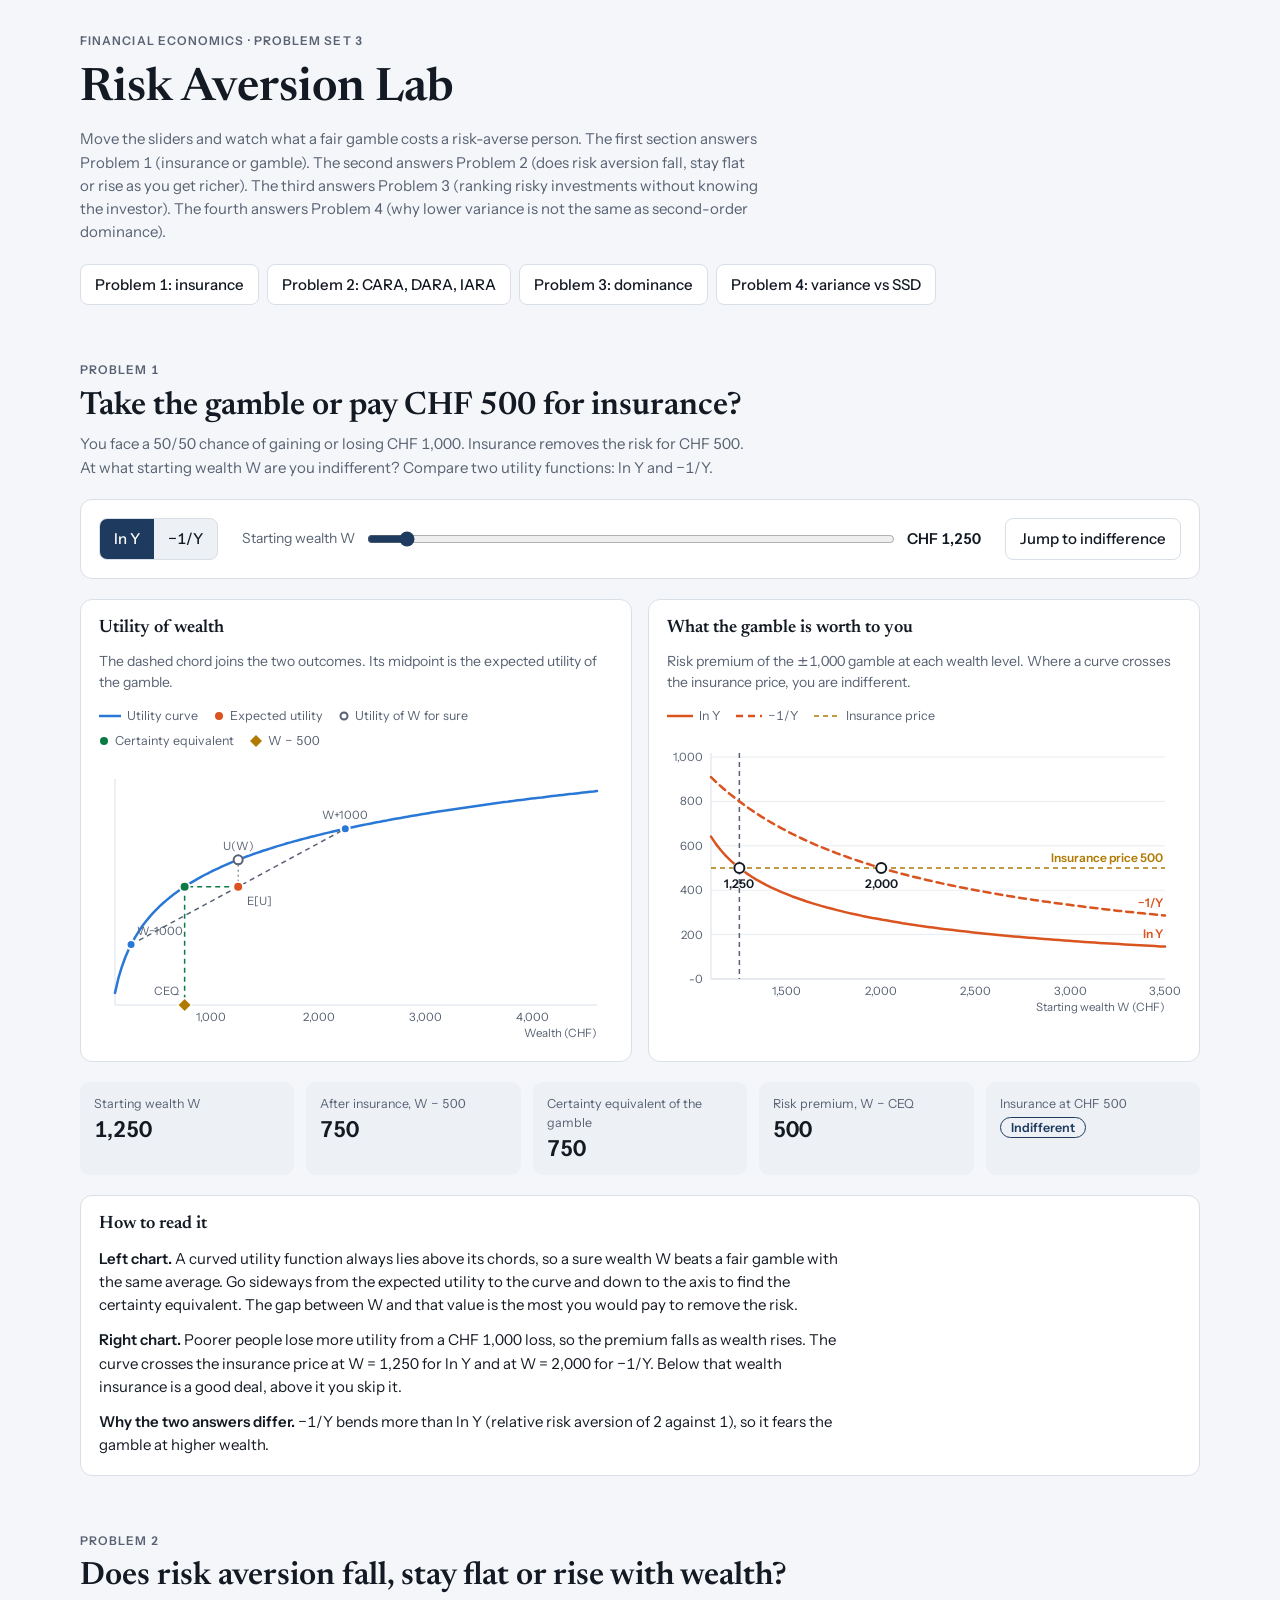
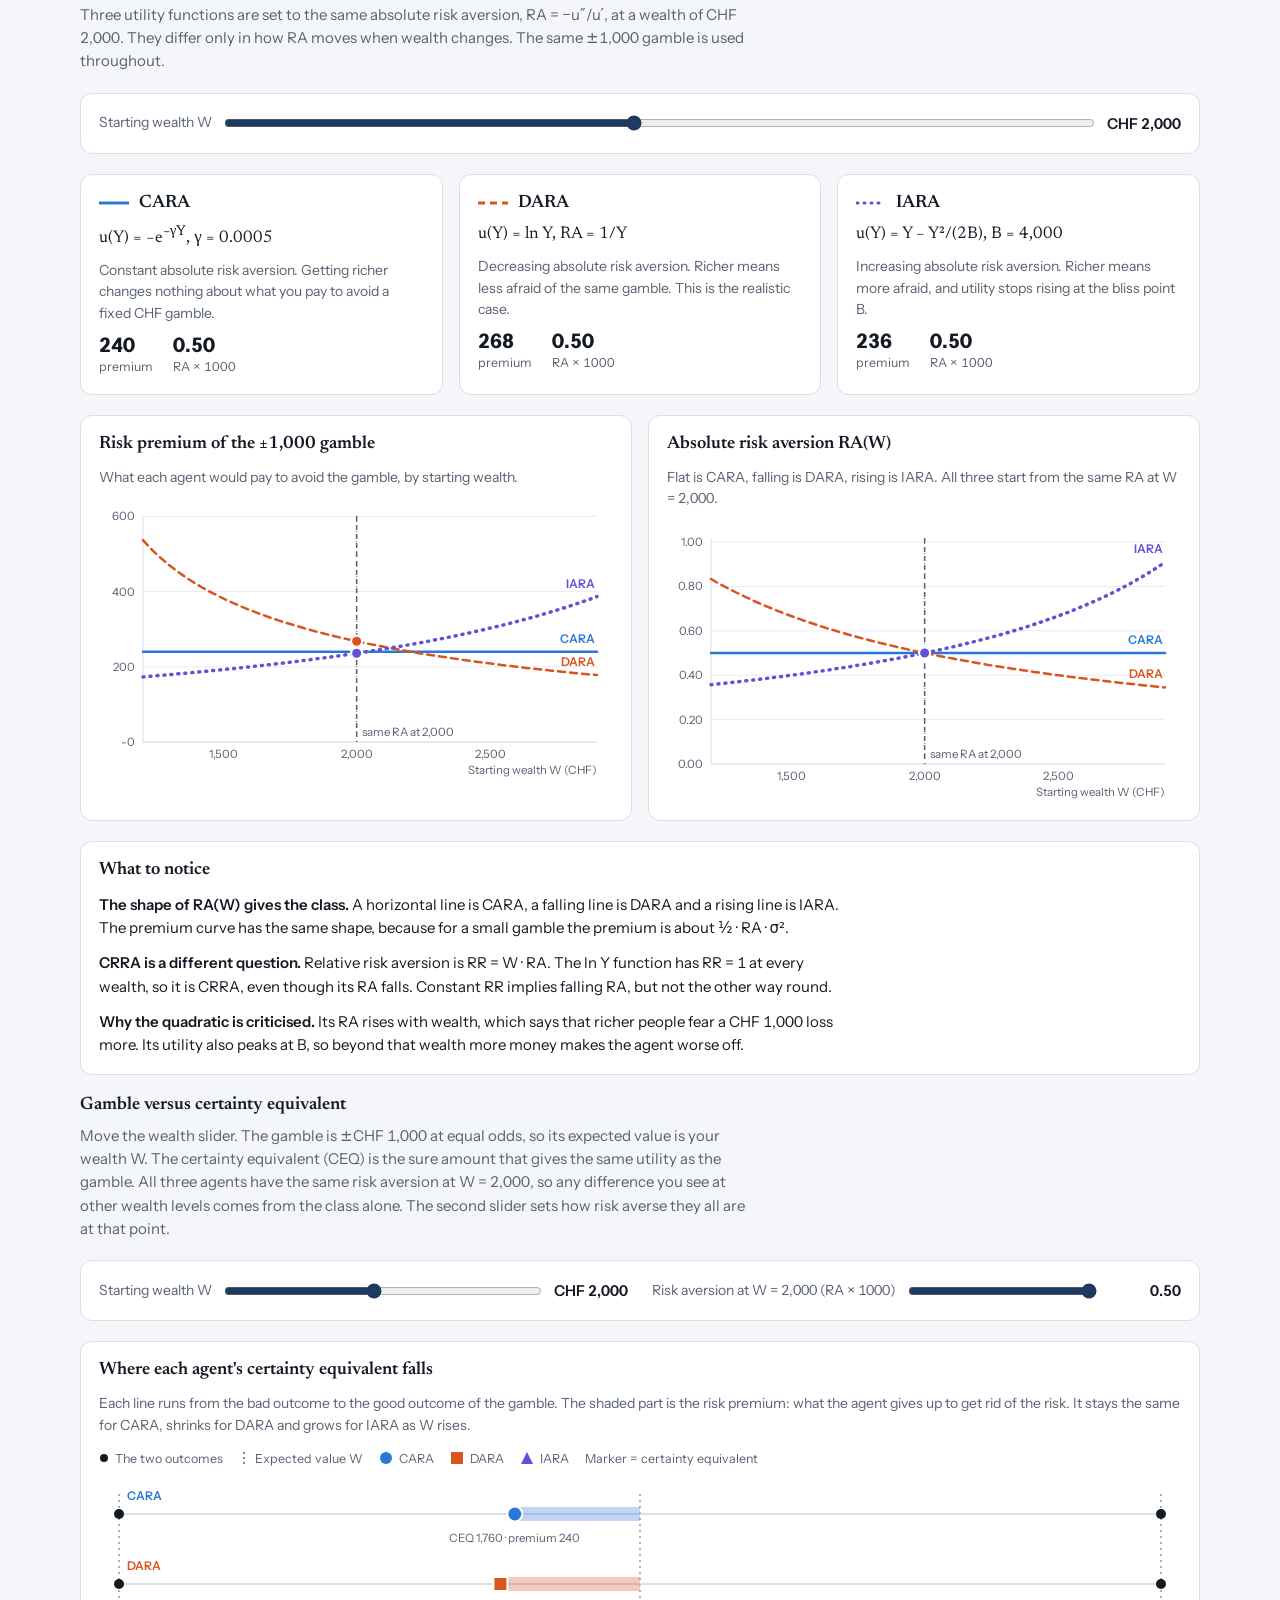
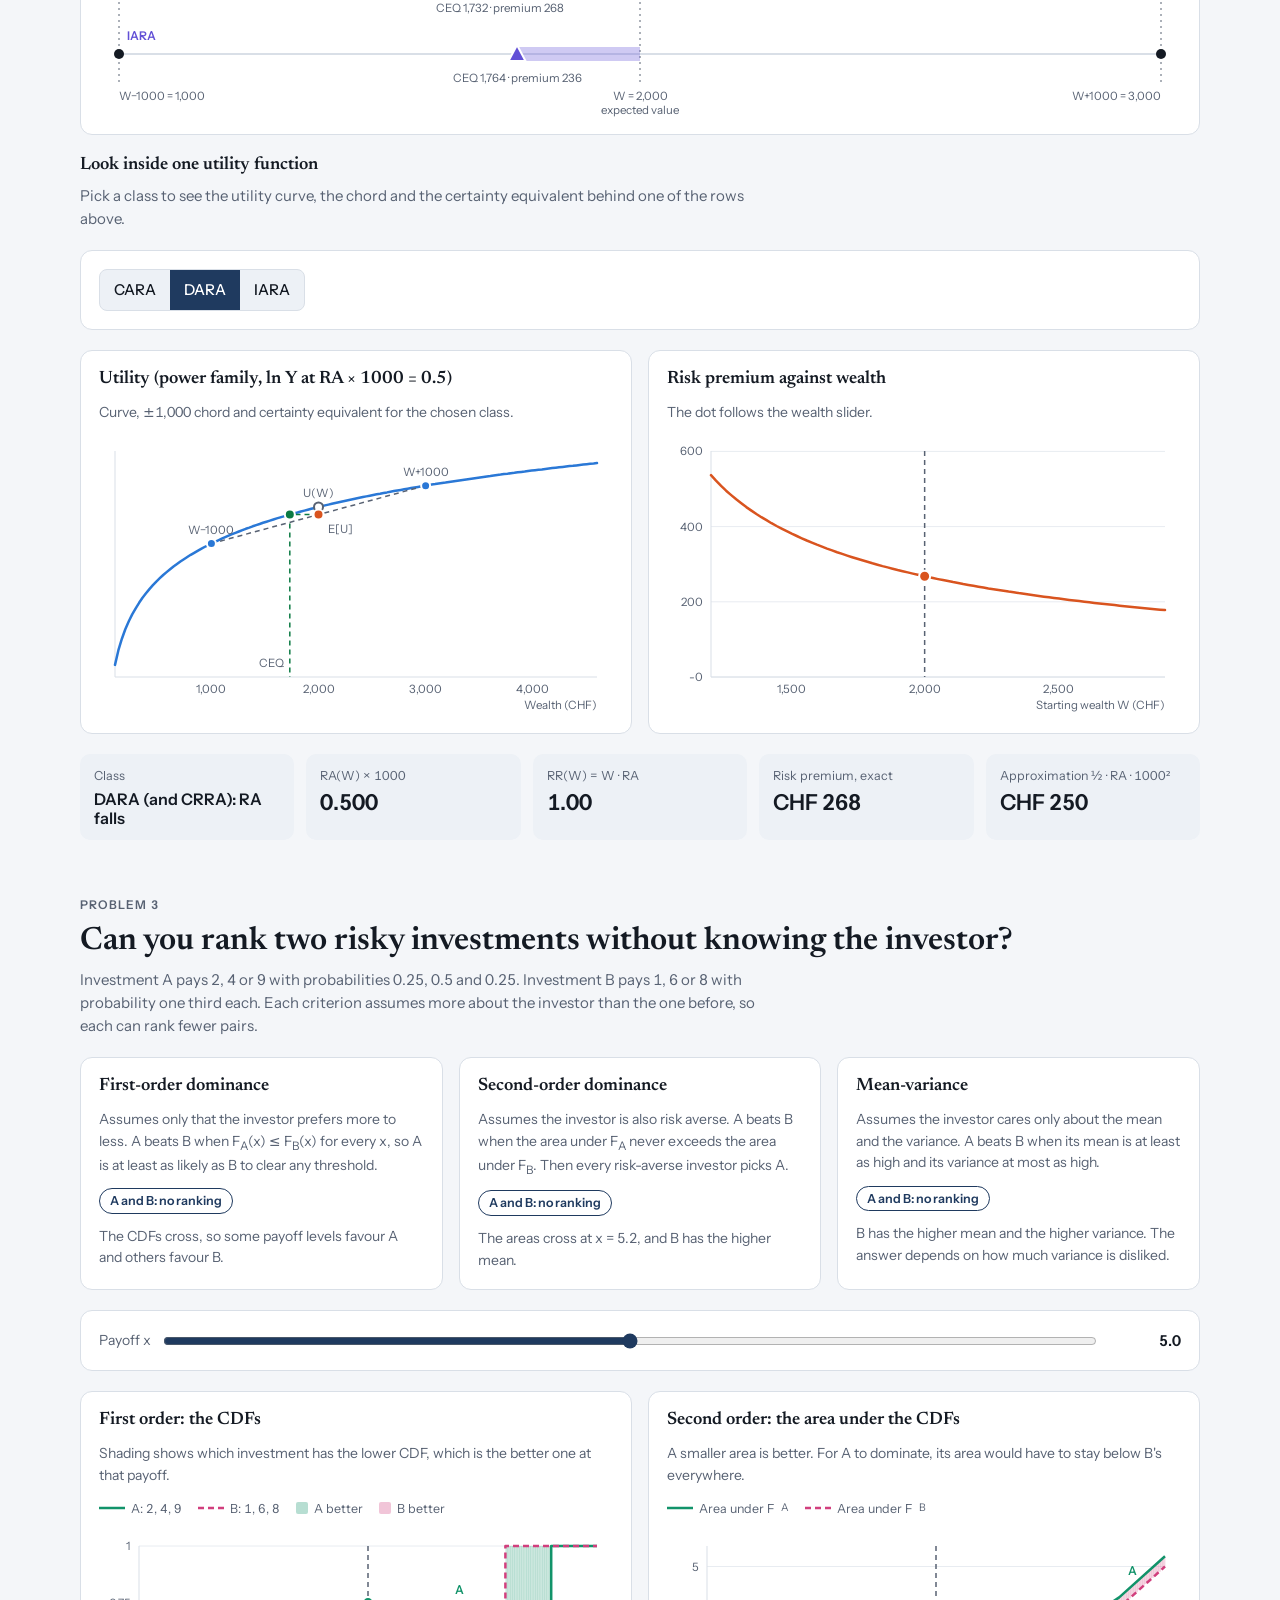
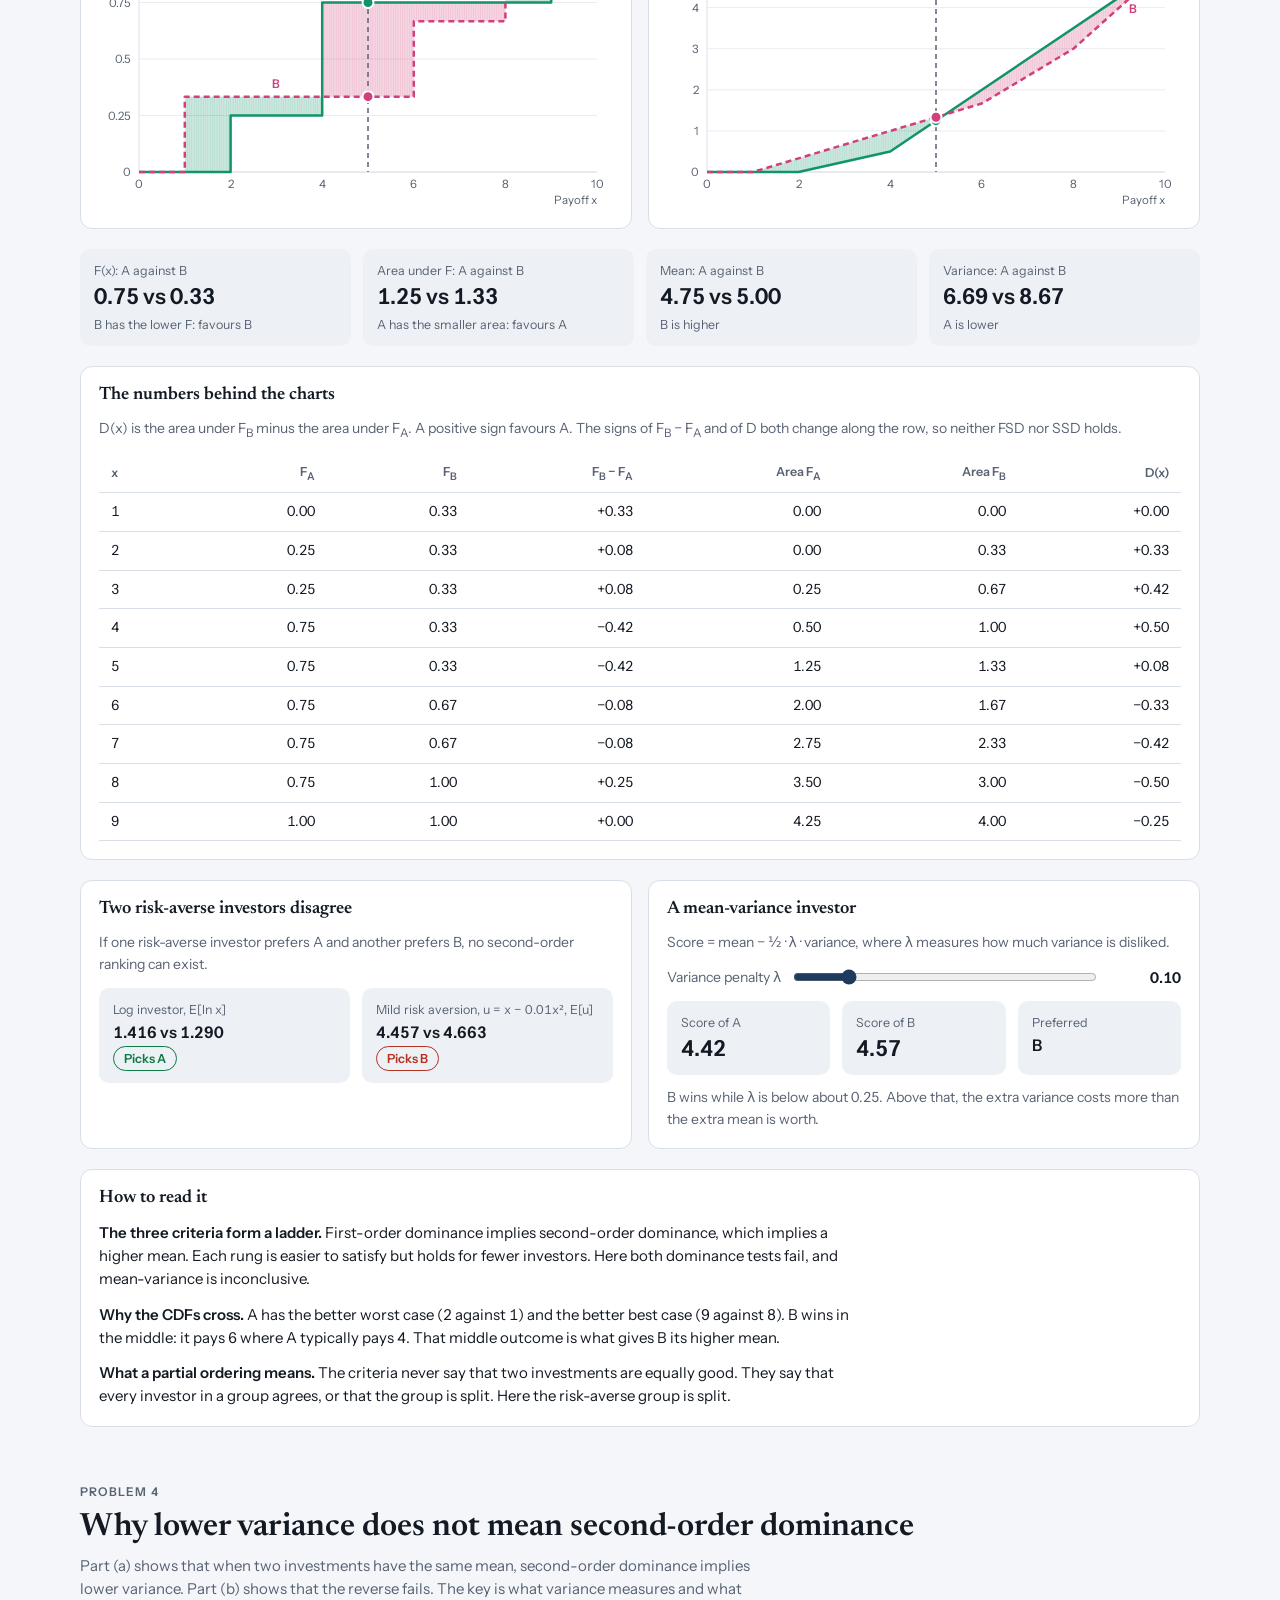
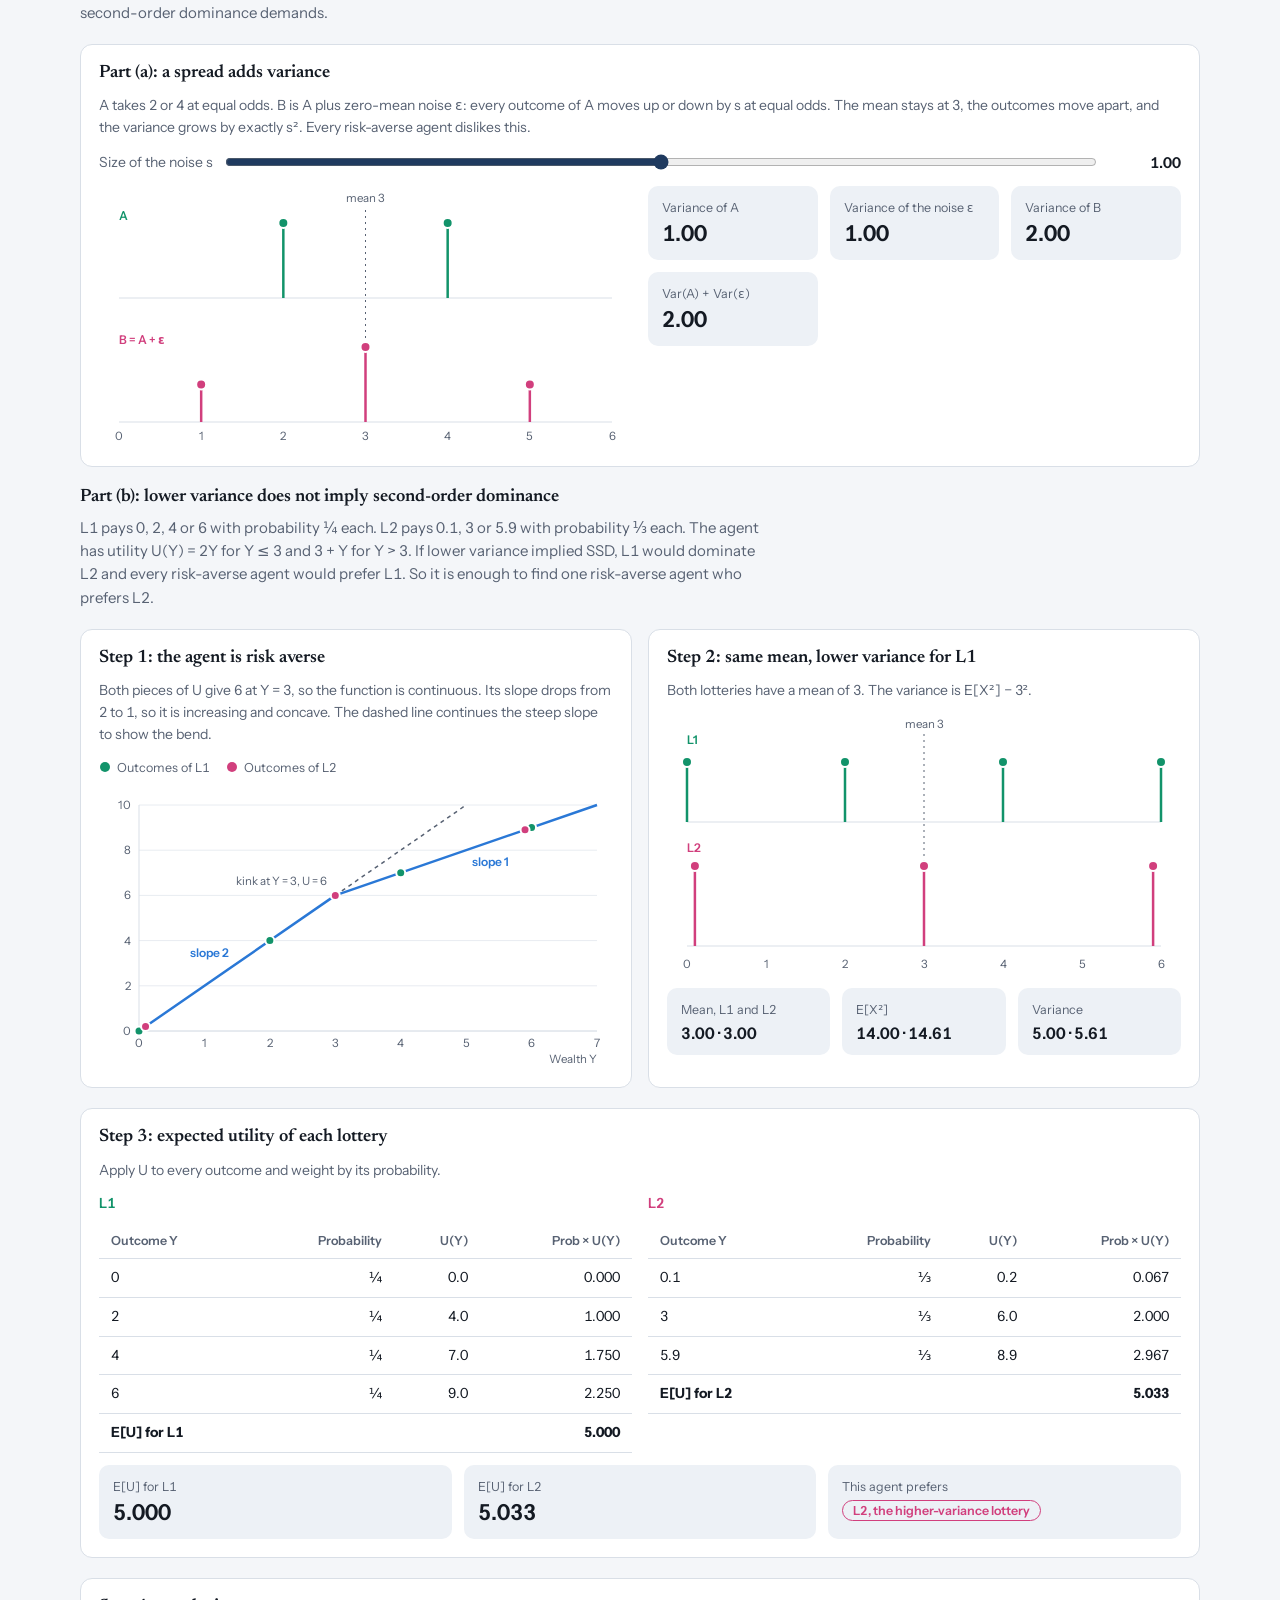
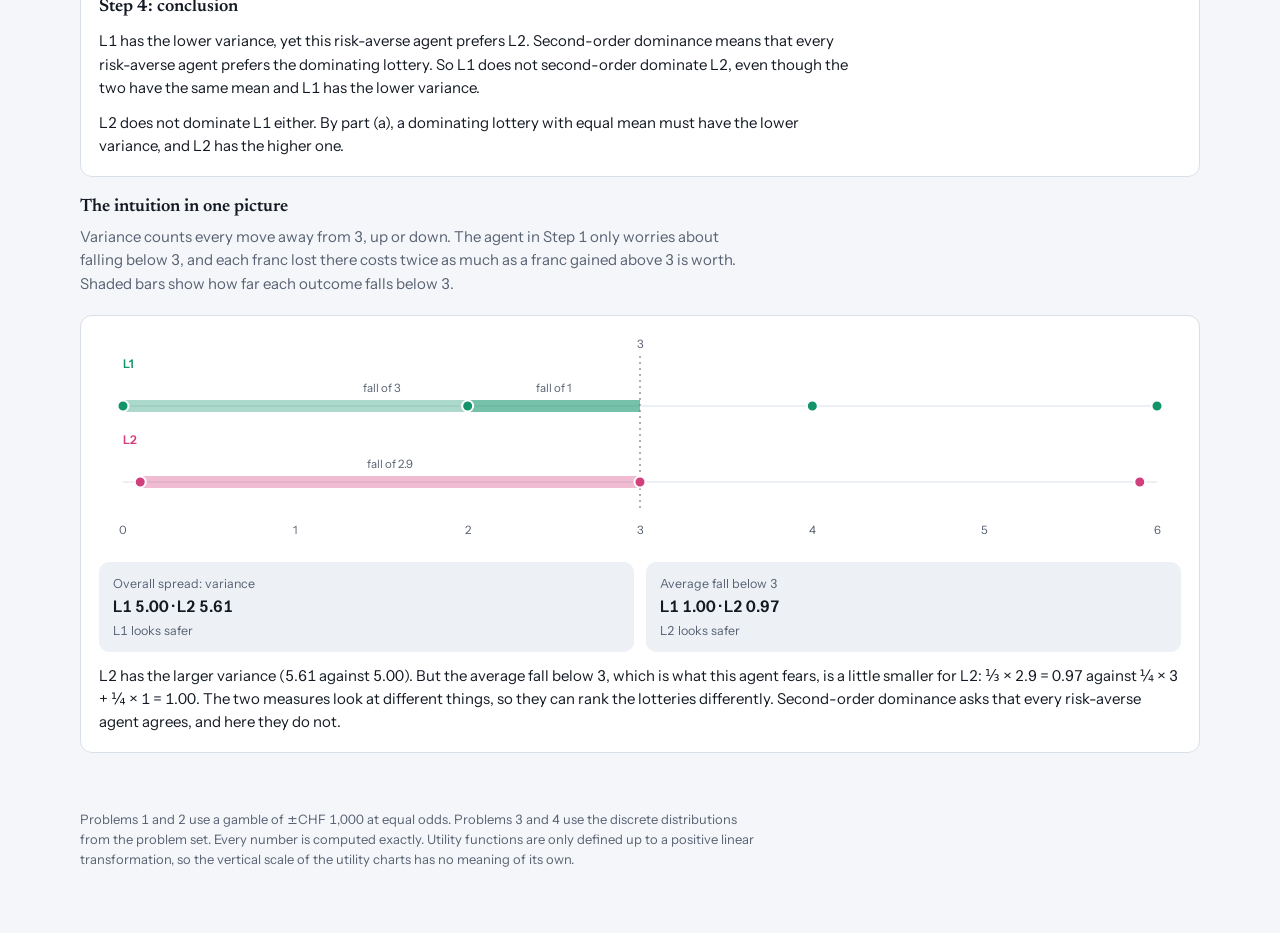
<file: risk-aversion-lab.html>
<!doctype html><html><head><meta charset=utf8><meta name=viewport content="width=device-width,initial-scale=1,viewport-fit=cover">
<title>Risk Aversion Lab — Flavio De Carolis</title>
<link rel="preconnect" href="https://fonts.googleapis.com">
<link rel="stylesheet" href="https://fonts.googleapis.com/css2?family=Instrument+Sans:wght@400;500;600&family=Newsreader:opsz,wght@6..72,500;6..72,600&display=swap">
<style>:root{color-scheme:light;box-sizing:border-box;padding-top:env(safe-area-inset-top,0px);padding-bottom:env(safe-area-inset-bottom,0px)}html{scroll-padding-top:env(safe-area-inset-top,0px)}body{margin:0;padding:0;font:14px -apple-system,BlinkMacSystemFont,sans-serif;background:#faf9f5;color:#141413}img{max-width:100%}[hidden]:not([hidden=until-found i]){display:none!important}</style>
<style>
/* Layout: one column of two lecture sections; each pairs controls, two charts and a row of live readouts. */
:root{
  --bg:#f4f6f9;--surface:#ffffff;--soft:#edf1f6;--ink:#141a23;--muted:#586273;--line:#d9dfe7;--grid:#e8ecf1;
  --accent:#1f3a5f;--accent-ink:#ffffff;
  --cara:#2a78d6;--dara:#d9541f;--iara:#6250d6;--gold:#b07a00;--ok:#0b7a43;--bad:#b3311f;
  --ia:#12936a;--ib:#d13f7d;
  --display:'Newsreader',Georgia,'Times New Roman',serif;--sans:'Instrument Sans',system-ui,-apple-system,'Segoe UI',sans-serif;
}
@media (prefers-color-scheme: dark){
  :root:not([data-theme="light"]){
    --bg:#0e1218;--surface:#161b23;--soft:#1e2530;--ink:#e9edf3;--muted:#a2acba;--line:#2b323d;--grid:#222933;
    --accent:#8db4ea;--accent-ink:#0e1218;
    --cara:#3987e5;--dara:#f0793f;--iara:#9085e9;--gold:#e0a020;--ok:#35c37d;--bad:#ee7b6d;--ia:#2dbb8a;--ib:#ea7aa6;color-scheme:dark;
  }
}
:root[data-theme="dark"]{
  --bg:#0e1218;--surface:#161b23;--soft:#1e2530;--ink:#e9edf3;--muted:#a2acba;--line:#2b323d;--grid:#222933;
  --accent:#8db4ea;--accent-ink:#0e1218;
  --cara:#3987e5;--dara:#f0793f;--iara:#9085e9;--gold:#e0a020;--ok:#35c37d;--bad:#ee7b6d;--ia:#2dbb8a;--ib:#ea7aa6;color-scheme:dark;
}
*{box-sizing:border-box}
body{background:var(--bg);color:var(--ink);font:15px/1.55 var(--sans);font-variant-numeric:tabular-nums;padding-inline:16px;padding-block:32px 64px}
.wrap{max-width:1120px;margin:0 auto;display:grid;gap:56px}
h1,h2,h3{font-family:var(--display);font-weight:600;margin:0;text-wrap:balance;line-height:1.15}
h1{font-size:clamp(32px,5vw,46px)}
h2{font-size:clamp(24px,3.4vw,32px)}
h3{font-size:18px}
p{margin:0}
.lede{color:var(--muted);max-width:68ch}
.eyebrow{font-size:12px;letter-spacing:.09em;text-transform:uppercase;color:var(--muted);font-weight:600}
header{display:grid;gap:12px}
nav{display:flex;gap:8px;flex-wrap:wrap;margin-top:8px}
nav a{color:var(--ink);text-decoration:none;border:1px solid var(--line);background:var(--surface);padding:8px 14px;border-radius:8px;font-weight:500}
nav a:hover{border-color:var(--muted)}
section{display:grid;gap:20px;min-width:0}
.head{display:grid;gap:8px;min-width:0}
.panel{background:var(--surface);border:1px solid var(--line);border-radius:12px;padding:18px;min-width:0;display:grid;gap:12px;align-content:start}
.panel .sub{color:var(--muted);font-size:14px}
.controls{display:flex;flex-wrap:wrap;gap:16px 24px;align-items:center}
.ctl{display:flex;align-items:center;gap:10px;flex:1 1 300px;min-width:0}
.ctl label{color:var(--muted);font-size:14px;white-space:nowrap}
.ctl input{flex:1;min-width:0;accent-color:var(--accent)}
.ctl output{min-width:72px;text-align:right;font-weight:600}
.controls>*{min-width:0}
@media (max-width:560px){
  .ctl{flex:1 1 100%;flex-wrap:wrap}
  .ctl label{flex:1 1 100%;white-space:normal}
  .ctl input{flex:1 1 0}
}
.seg{display:inline-flex;border:1px solid var(--line);border-radius:8px;overflow:hidden;background:var(--soft)}
.seg button{font:inherit;font-weight:500;padding:8px 14px;border:0;background:transparent;color:var(--ink);cursor:pointer;min-height:40px}
.seg button[aria-pressed="true"]{background:var(--accent);color:var(--accent-ink)}
.btn{font:inherit;font-weight:500;padding:8px 14px;border:1px solid var(--line);border-radius:8px;background:var(--surface);color:var(--ink);cursor:pointer;min-height:40px}
.btn:hover{border-color:var(--muted)}
:focus-visible{outline:2px solid var(--accent);outline-offset:2px}
.grid2{display:grid;grid-template-columns:repeat(auto-fit,minmax(min(100%,340px),1fr));gap:16px}
.grid3{display:grid;grid-template-columns:repeat(auto-fit,minmax(min(100%,260px),1fr));gap:16px}
.cards{display:grid;grid-template-columns:repeat(auto-fit,minmax(150px,1fr));gap:12px}
.stat{background:var(--soft);border-radius:10px;padding:12px 14px;display:grid;gap:4px;align-content:start;min-width:0}
.stat .k{font-size:12.5px;color:var(--muted)}
.stat .v{font-size:22px;font-weight:600;line-height:1.2}
.stat .v.sm{font-size:16px}
.pill{display:inline-block;width:max-content;max-width:100%;white-space:normal;padding:2px 10px;border-radius:999px;font-size:12.5px;font-weight:600;border:1px solid currentColor}
.ok{color:var(--ok)}.bad{color:var(--bad)}.eq{color:var(--accent)}
.chart{min-width:0}
.chart svg{display:block;width:100%;overflow:visible}
svg .ax{stroke:var(--line);stroke-width:1}
svg .gr{stroke:var(--grid);stroke-width:1}
svg .tk{fill:var(--muted);font:11.5px var(--sans)}
svg .lb{font:600 12px var(--sans)}
.key{display:flex;flex-wrap:wrap;gap:6px 16px;font-size:12.5px;color:var(--muted)}
.key span{display:inline-flex;align-items:center;gap:6px}
.fam{display:grid;gap:8px;align-content:start}
.fam .t{display:flex;align-items:center;gap:10px}
.fam .f{font-family:var(--display);font-size:17px}
.fam .row{display:flex;gap:20px;flex-wrap:wrap}
.fam .row div{display:grid}
.fam .row b{font-size:20px;line-height:1.2}
.fam .row small{color:var(--muted);font-size:12.5px}
.notes{display:grid;gap:12px}
.notes p{max-width:75ch}
.notes strong{font-weight:600}
.tablewrap{overflow-x:auto}
table{border-collapse:collapse;width:100%;min-width:560px;font-size:14px}
th,td{padding:8px 12px;text-align:right;border-bottom:1px solid var(--line)}
th{font-weight:600;color:var(--muted);font-size:12.5px}
th:first-child,td:first-child{text-align:left}
table.sm{min-width:0}
caption{text-align:left;font-weight:600;padding:0 0 8px;color:var(--ink)}
footer{color:var(--muted);font-size:13px;max-width:75ch}
</style>
</head><body>

<div class="wrap">
<header>
  <div class="eyebrow">Financial Economics · Problem Set 3</div>
  <h1>Risk Aversion Lab</h1>
  <p class="lede">Move the sliders and watch what a fair gamble costs a risk-averse person. The first section answers Problem 1 (insurance or gamble). The second answers Problem 2 (does risk aversion fall, stay flat or rise as you get richer). The third answers Problem 3 (ranking risky investments without knowing the investor). The fourth answers Problem 4 (why lower variance is not the same as second-order dominance).</p>
  <nav aria-label="Sections"><a href="#p1">Problem 1: insurance</a><a href="#p2">Problem 2: CARA, DARA, IARA</a><a href="#p3">Problem 3: dominance</a><a href="#p4">Problem 4: variance vs SSD</a></nav>
</header>

<section id="p1">
  <div class="head">
    <div class="eyebrow">Problem 1</div>
    <h2>Take the gamble or pay CHF 500 for insurance?</h2>
    <p class="lede">You face a 50/50 chance of gaining or losing CHF 1,000. Insurance removes the risk for CHF 500. At what starting wealth W are you indifferent? Compare two utility functions: ln Y and −1/Y.</p>
  </div>
  <div class="panel">
    <div class="controls">
      <div class="seg" role="group" aria-label="Utility function">
        <button id="a-ln" aria-pressed="true">ln Y</button>
        <button id="a-inv" aria-pressed="false">−1/Y</button>
      </div>
      <div class="ctl"><label for="aw">Starting wealth W</label><input type="range" id="aw" min="1100" max="3500" step="10" value="1250"><output id="awo"></output></div>
      <button class="btn" id="asnap">Jump to indifference</button>
    </div>
  </div>
  <div class="grid2">
    <div class="panel">
      <h3>Utility of wealth</h3>
      <p class="sub">The dashed chord joins the two outcomes. Its midpoint is the expected utility of the gamble.</p>
      <div class="key">
        <span><svg width="22" height="10"><line x1="0" y1="5" x2="22" y2="5" style="stroke:var(--cara);stroke-width:2.5"/></svg>Utility curve</span>
        <span><svg width="10" height="10"><circle cx="5" cy="5" r="4" style="fill:var(--dara)"/></svg>Expected utility</span>
        <span><svg width="10" height="10"><circle cx="5" cy="5" r="3.5" style="fill:none;stroke:var(--muted);stroke-width:2"/></svg>Utility of W for sure</span>
        <span><svg width="10" height="10"><circle cx="5" cy="5" r="4" style="fill:var(--ok)"/></svg>Certainty equivalent</span>
        <span><svg width="12" height="12"><polygon points="6,0 12,6 6,12 0,6" style="fill:var(--gold)"/></svg>W − 500</span>
      </div>
      <div class="chart"><svg id="a1" role="img" aria-label="Utility curve with the gamble chord, expected utility and certainty equivalent"></svg></div>
    </div>
    <div class="panel">
      <h3>What the gamble is worth to you</h3>
      <p class="sub">Risk premium of the ±1,000 gamble at each wealth level. Where a curve crosses the insurance price, you are indifferent.</p>
      <div class="key">
        <span><svg width="26" height="10"><line x1="0" y1="5" x2="26" y2="5" style="stroke:var(--dara);stroke-width:2.5"/></svg>ln Y</span>
        <span><svg width="26" height="10"><line x1="0" y1="5" x2="26" y2="5" style="stroke:var(--dara);stroke-width:2.5;stroke-dasharray:7 5"/></svg>−1/Y</span>
        <span><svg width="26" height="10"><line x1="0" y1="5" x2="26" y2="5" style="stroke:var(--gold);stroke-width:1.5;stroke-dasharray:5 4"/></svg>Insurance price</span>
      </div>
      <div class="chart"><svg id="a2" role="img" aria-label="Risk premium against starting wealth for ln Y and minus 1 over Y, with the insurance price of 500"></svg></div>
    </div>
  </div>
  <div class="cards">
    <div class="stat"><span class="k">Starting wealth W</span><span class="v" id="ac0"></span></div>
    <div class="stat"><span class="k">After insurance, W − 500</span><span class="v" id="ac1"></span></div>
    <div class="stat"><span class="k">Certainty equivalent of the gamble</span><span class="v" id="ac2"></span></div>
    <div class="stat"><span class="k">Risk premium, W − CEQ</span><span class="v" id="ac3"></span></div>
    <div class="stat"><span class="k">Insurance at CHF 500</span><span class="v sm" id="ac4"></span></div>
  </div>
  <div class="panel notes">
    <h3>How to read it</h3>
    <p><strong>Left chart.</strong> A curved utility function always lies above its chords, so a sure wealth W beats a fair gamble with the same average. Go sideways from the expected utility to the curve and down to the axis to find the certainty equivalent. The gap between W and that value is the most you would pay to remove the risk.</p>
    <p><strong>Right chart.</strong> Poorer people lose more utility from a CHF 1,000 loss, so the premium falls as wealth rises. The curve crosses the insurance price at W = 1,250 for ln Y and at W = 2,000 for −1/Y. Below that wealth insurance is a good deal, above it you skip it.</p>
    <p><strong>Why the two answers differ.</strong> −1/Y bends more than ln Y (relative risk aversion of 2 against 1), so it fears the gamble at higher wealth.</p>
  </div>
</section>

<section id="p2">
  <div class="head">
    <div class="eyebrow">Problem 2</div>
    <h2>Does risk aversion fall, stay flat or rise with wealth?</h2>
    <p class="lede">Three utility functions are set to the same absolute risk aversion, RA = −u″/u′, at a wealth of CHF 2,000. They differ only in how RA moves when wealth changes. The same ±1,000 gamble is used throughout.</p>
  </div>
  <div class="panel">
    <div class="controls">
      <div class="ctl"><label for="bw">Starting wealth W</label><input type="range" id="bw" min="1200" max="2900" step="10" value="2000"><output id="bwo"></output></div>
    </div>
  </div>
  <div class="grid3">
    <div class="panel fam">
      <div class="t"><svg width="30" height="10"><line x1="0" y1="5" x2="30" y2="5" style="stroke:var(--cara);stroke-width:3"/></svg><h3>CARA</h3></div>
      <div class="f">u(Y) = −e<sup>−γY</sup>, γ = 0.0005</div>
      <p class="sub">Constant absolute risk aversion. Getting richer changes nothing about what you pay to avoid a fixed CHF gamble.</p>
      <div class="row"><div><b id="fc-p"></b><small>premium</small></div><div><b id="fc-r"></b><small>RA × 1000</small></div></div>
    </div>
    <div class="panel fam">
      <div class="t"><svg width="30" height="10"><line x1="0" y1="5" x2="30" y2="5" style="stroke:var(--dara);stroke-width:3;stroke-dasharray:7 5"/></svg><h3>DARA</h3></div>
      <div class="f">u(Y) = ln Y, RA = 1/Y</div>
      <p class="sub">Decreasing absolute risk aversion. Richer means less afraid of the same gamble. This is the realistic case.</p>
      <div class="row"><div><b id="fd-p"></b><small>premium</small></div><div><b id="fd-r"></b><small>RA × 1000</small></div></div>
    </div>
    <div class="panel fam">
      <div class="t"><svg width="30" height="10"><line x1="1" y1="5" x2="29" y2="5" style="stroke:var(--iara);stroke-width:3;stroke-dasharray:1 6;stroke-linecap:round"/></svg><h3>IARA</h3></div>
      <div class="f">u(Y) = Y − Y²/(2B), B = 4,000</div>
      <p class="sub">Increasing absolute risk aversion. Richer means more afraid, and utility stops rising at the bliss point B.</p>
      <div class="row"><div><b id="fi-p"></b><small>premium</small></div><div><b id="fi-r"></b><small>RA × 1000</small></div></div>
    </div>
  </div>
  <div class="grid2">
    <div class="panel">
      <h3>Risk premium of the ±1,000 gamble</h3>
      <p class="sub">What each agent would pay to avoid the gamble, by starting wealth.</p>
      <div class="chart"><svg id="b1" role="img" aria-label="Risk premium against wealth: flat for CARA, falling for DARA, rising for IARA"></svg></div>
    </div>
    <div class="panel">
      <h3>Absolute risk aversion RA(W)</h3>
      <p class="sub">Flat is CARA, falling is DARA, rising is IARA. All three start from the same RA at W = 2,000.</p>
      <div class="chart"><svg id="b2" role="img" aria-label="Absolute risk aversion against wealth: flat for CARA, falling for DARA, rising for IARA"></svg></div>
    </div>
  </div>
  <div class="panel notes">
    <h3>What to notice</h3>
    <p><strong>The shape of RA(W) gives the class.</strong> A horizontal line is CARA, a falling line is DARA and a rising line is IARA. The premium curve has the same shape, because for a small gamble the premium is about ½ · RA · σ².</p>
    <p><strong>CRRA is a different question.</strong> Relative risk aversion is RR = W · RA. The ln Y function has RR = 1 at every wealth, so it is CRRA, even though its RA falls. Constant RR implies falling RA, but not the other way round.</p>
    <p><strong>Why the quadratic is criticised.</strong> Its RA rises with wealth, which says that richer people fear a CHF 1,000 loss more. Its utility also peaks at B, so beyond that wealth more money makes the agent worse off.</p>
  </div>
  <div class="head">
    <h3>Gamble versus certainty equivalent</h3>
    <p class="lede">Move the wealth slider. The gamble is ±CHF 1,000 at equal odds, so its expected value is your wealth W. The certainty equivalent (CEQ) is the sure amount that gives the same utility as the gamble. All three agents have the same risk aversion at W = 2,000, so any difference you see at other wealth levels comes from the class alone. The second slider sets how risk averse they all are at that point.</p>
  </div>
  <div class="panel">
    <div class="controls">
      <div class="ctl"><label for="ew">Starting wealth W</label><input type="range" id="ew" min="1200" max="2900" step="10" value="2000"><output id="ewo"></output></div>
      <div class="ctl"><label for="ep">Risk aversion at W = 2,000 (RA × 1000)</label><input type="range" id="ep" min="0.1" max="0.5" step="0.05" value="0.5"><output id="epo"></output></div>
    </div>
  </div>
  <div class="panel">
    <h3>Where each agent's certainty equivalent falls</h3>
    <p class="sub">Each line runs from the bad outcome to the good outcome of the gamble. The shaded part is the risk premium: what the agent gives up to get rid of the risk. It stays the same for CARA, shrinks for DARA and grows for IARA as W rises.</p>
    <div class="key">
      <span><svg width="10" height="10"><circle cx="5" cy="5" r="4" style="fill:var(--ink)"/></svg>The two outcomes</span>
      <span><svg width="10" height="12"><line x1="5" y1="0" x2="5" y2="12" style="stroke:var(--muted);stroke-width:1.5;stroke-dasharray:2 3"/></svg>Expected value W</span>
      <span><svg width="14" height="14"><circle cx="7" cy="7" r="6" style="fill:var(--cara)"/></svg>CARA</span>
      <span><svg width="14" height="14"><rect x="1" y="1" width="12" height="12" style="fill:var(--dara)"/></svg>DARA</span>
      <span><svg width="14" height="14"><polygon points="7,1 13,13 1,13" style="fill:var(--iara)"/></svg>IARA</span>
      <span>Marker = certainty equivalent</span>
    </div>
    <div class="chart"><svg id="e3" role="img" aria-label="For each of CARA, DARA and IARA, the gamble outcomes, the expected value and the certainty equivalent on a wealth line"></svg></div>
  </div>
  <div class="head">
    <h3>Look inside one utility function</h3>
    <p class="lede">Pick a class to see the utility curve, the chord and the certainty equivalent behind one of the rows above.</p>
  </div>
  <div class="panel">
    <div class="controls">
      <div class="seg" role="group" aria-label="Utility family">
        <button id="e-cara" aria-pressed="false">CARA</button>
        <button id="e-dara" aria-pressed="true">DARA</button>
        <button id="e-iara" aria-pressed="false">IARA</button>
      </div>
    </div>
  </div>
  <div class="grid2">
    <div class="panel">
      <h3 id="eh1"></h3>
      <p class="sub">Curve, ±1,000 chord and certainty equivalent for the chosen class.</p>
      <div class="chart"><svg id="e1" role="img" aria-label="Utility curve for the chosen class with the gamble chord and certainty equivalent"></svg></div>
    </div>
    <div class="panel">
      <h3>Risk premium against wealth</h3>
      <p class="sub">The dot follows the wealth slider.</p>
      <div class="chart"><svg id="e2" role="img" aria-label="Risk premium against wealth for the chosen class"></svg></div>
    </div>
  </div>
  <div class="cards">
    <div class="stat"><span class="k">Class</span><span class="v sm" id="ec0"></span></div>
    <div class="stat"><span class="k">RA(W) × 1000</span><span class="v" id="ec1"></span></div>
    <div class="stat"><span class="k">RR(W) = W · RA</span><span class="v" id="ec2"></span></div>
    <div class="stat"><span class="k">Risk premium, exact</span><span class="v" id="ec3"></span></div>
    <div class="stat"><span class="k">Approximation ½ · RA · 1000²</span><span class="v" id="ec4"></span></div>
  </div>
</section>

<section id="p3">
  <div class="head">
    <div class="eyebrow">Problem 3</div>
    <h2>Can you rank two risky investments without knowing the investor?</h2>
    <p class="lede">Investment A pays 2, 4 or 9 with probabilities 0.25, 0.5 and 0.25. Investment B pays 1, 6 or 8 with probability one third each. Each criterion assumes more about the investor than the one before, so each can rank fewer pairs.</p>
  </div>
  <div class="grid3">
    <div class="panel">
      <h3>First-order dominance</h3>
      <p class="sub">Assumes only that the investor prefers more to less. A beats B when F<sub>A</sub>(x) ≤ F<sub>B</sub>(x) for every x, so A is at least as likely as B to clear any threshold.</p>
      <span class="pill eq">A and B: no ranking</span>
      <p class="sub">The CDFs cross, so some payoff levels favour A and others favour B.</p>
    </div>
    <div class="panel">
      <h3>Second-order dominance</h3>
      <p class="sub">Assumes the investor is also risk averse. A beats B when the area under F<sub>A</sub> never exceeds the area under F<sub>B</sub>. Then every risk-averse investor picks A.</p>
      <span class="pill eq">A and B: no ranking</span>
      <p class="sub">The areas cross at x = 5.2, and B has the higher mean.</p>
    </div>
    <div class="panel">
      <h3>Mean-variance</h3>
      <p class="sub">Assumes the investor cares only about the mean and the variance. A beats B when its mean is at least as high and its variance at most as high.</p>
      <span class="pill eq">A and B: no ranking</span>
      <p class="sub">B has the higher mean and the higher variance. The answer depends on how much variance is disliked.</p>
    </div>
  </div>
  <div class="panel">
    <div class="controls">
      <div class="ctl"><label for="cx">Payoff x</label><input type="range" id="cx" min="0" max="10" step="0.1" value="5"><output id="cxo"></output></div>
    </div>
  </div>
  <div class="grid2">
    <div class="panel">
      <h3>First order: the CDFs</h3>
      <p class="sub">Shading shows which investment has the lower CDF, which is the better one at that payoff.</p>
      <div class="key">
        <span><svg width="26" height="10"><line x1="0" y1="5" x2="26" y2="5" style="stroke:var(--ia);stroke-width:2.5"/></svg>A: 2, 4, 9</span>
        <span><svg width="26" height="10"><line x1="0" y1="5" x2="26" y2="5" style="stroke:var(--ib);stroke-width:2.5;stroke-dasharray:6 4"/></svg>B: 1, 6, 8</span>
        <span><svg width="12" height="12"><rect width="12" height="12" rx="2" style="fill:var(--ia);opacity:.3"/></svg>A better</span>
        <span><svg width="12" height="12"><rect width="12" height="12" rx="2" style="fill:var(--ib);opacity:.3"/></svg>B better</span>
      </div>
      <div class="chart"><svg id="c1" role="img" aria-label="Cumulative distribution functions of A and B, which cross"></svg></div>
    </div>
    <div class="panel">
      <h3>Second order: the area under the CDFs</h3>
      <p class="sub">A smaller area is better. For A to dominate, its area would have to stay below B's everywhere.</p>
      <div class="key">
        <span><svg width="26" height="10"><line x1="0" y1="5" x2="26" y2="5" style="stroke:var(--ia);stroke-width:2.5"/></svg>Area under F<sub>A</sub></span>
        <span><svg width="26" height="10"><line x1="0" y1="5" x2="26" y2="5" style="stroke:var(--ib);stroke-width:2.5;stroke-dasharray:6 4"/></svg>Area under F<sub>B</sub></span>
      </div>
      <div class="chart"><svg id="c2" role="img" aria-label="Integrals of the CDFs of A and B, which cross at 5.2"></svg></div>
    </div>
  </div>
  <div class="cards">
    <div class="stat"><span class="k">F(x): A against B</span><span class="v" id="cc1"></span><span class="k" id="cv1"></span></div>
    <div class="stat"><span class="k">Area under F: A against B</span><span class="v" id="cc2"></span><span class="k" id="cv2"></span></div>
    <div class="stat"><span class="k">Mean: A against B</span><span class="v" id="cc3"></span><span class="k">B is higher</span></div>
    <div class="stat"><span class="k">Variance: A against B</span><span class="v" id="cc4"></span><span class="k">A is lower</span></div>
  </div>
  <div class="panel">
    <h3>The numbers behind the charts</h3>
    <p class="sub">D(x) is the area under F<sub>B</sub> minus the area under F<sub>A</sub>. A positive sign favours A. The signs of F<sub>B</sub> − F<sub>A</sub> and of D both change along the row, so neither FSD nor SSD holds.</p>
    <div class="tablewrap"><table id="ctab"></table></div>
  </div>
  <div class="grid2">
    <div class="panel">
      <h3>Two risk-averse investors disagree</h3>
      <p class="sub">If one risk-averse investor prefers A and another prefers B, no second-order ranking can exist.</p>
      <div class="cards">
        <div class="stat"><span class="k">Log investor, E[ln x]</span><span class="v sm" id="ci1"></span><span class="pill" id="cp1"></span></div>
        <div class="stat"><span class="k">Mild risk aversion, u = x − 0.01x², E[u]</span><span class="v sm" id="ci2"></span><span class="pill" id="cp2"></span></div>
      </div>
    </div>
    <div class="panel">
      <h3>A mean-variance investor</h3>
      <p class="sub">Score = mean − ½ · λ · variance, where λ measures how much variance is disliked.</p>
      <div class="controls"><div class="ctl"><label for="cl">Variance penalty λ</label><input type="range" id="cl" min="0" max="0.6" step="0.01" value="0.1"><output id="clo"></output></div></div>
      <div class="cards">
        <div class="stat"><span class="k">Score of A</span><span class="v" id="cs1"></span></div>
        <div class="stat"><span class="k">Score of B</span><span class="v" id="cs2"></span></div>
        <div class="stat"><span class="k">Preferred</span><span class="v sm" id="cs3"></span></div>
      </div>
      <p class="sub">B wins while λ is below about 0.25. Above that, the extra variance costs more than the extra mean is worth.</p>
    </div>
  </div>
  <div class="panel notes">
    <h3>How to read it</h3>
    <p><strong>The three criteria form a ladder.</strong> First-order dominance implies second-order dominance, which implies a higher mean. Each rung is easier to satisfy but holds for fewer investors. Here both dominance tests fail, and mean-variance is inconclusive.</p>
    <p><strong>Why the CDFs cross.</strong> A has the better worst case (2 against 1) and the better best case (9 against 8). B wins in the middle: it pays 6 where A typically pays 4. That middle outcome is what gives B its higher mean.</p>
    <p><strong>What a partial ordering means.</strong> The criteria never say that two investments are equally good. They say that every investor in a group agrees, or that the group is split. Here the risk-averse group is split.</p>
  </div>
</section>

<section id="p4">
  <div class="head">
    <div class="eyebrow">Problem 4</div>
    <h2>Why lower variance does not mean second-order dominance</h2>
    <p class="lede">Part (a) shows that when two investments have the same mean, second-order dominance implies lower variance. Part (b) shows that the reverse fails. The key is what variance measures and what second-order dominance demands.</p>
  </div>

  <div class="panel">
    <h3>Part (a): a spread adds variance</h3>
    <p class="sub">A takes 2 or 4 at equal odds. B is A plus zero-mean noise ε: every outcome of A moves up or down by s at equal odds. The mean stays at 3, the outcomes move apart, and the variance grows by exactly s². Every risk-averse agent dislikes this.</p>
    <div class="controls"><div class="ctl"><label for="sx">Size of the noise s</label><input type="range" id="sx" min="0" max="2" step="0.05" value="1"><output id="sxo"></output></div></div>
    <div class="grid2">
      <div class="chart"><svg id="g1" role="img" aria-label="Outcomes of A and of B, which is A plus noise, with the same mean of 3"></svg></div>
      <div class="cards" style="align-content:start">
        <div class="stat"><span class="k">Variance of A</span><span class="v" id="sv1"></span></div>
        <div class="stat"><span class="k">Variance of the noise ε</span><span class="v" id="sv2"></span></div>
        <div class="stat"><span class="k">Variance of B</span><span class="v" id="sv3"></span></div>
        <div class="stat"><span class="k">Var(A) + Var(ε)</span><span class="v" id="sv4"></span></div>
      </div>
    </div>
  </div>

  <div class="head">
    <h3>Part (b): lower variance does not imply second-order dominance</h3>
    <p class="lede">L1 pays 0, 2, 4 or 6 with probability ¼ each. L2 pays 0.1, 3 or 5.9 with probability ⅓ each. The agent has utility U(Y) = 2Y for Y ≤ 3 and 3 + Y for Y > 3. If lower variance implied SSD, L1 would dominate L2 and every risk-averse agent would prefer L1. So it is enough to find one risk-averse agent who prefers L2.</p>
  </div>
  <div class="grid2">
    <div class="panel">
      <h3>Step 1: the agent is risk averse</h3>
      <p class="sub">Both pieces of U give 6 at Y = 3, so the function is continuous. Its slope drops from 2 to 1, so it is increasing and concave. The dashed line continues the steep slope to show the bend.</p>
      <div class="key">
        <span><svg width="12" height="12"><circle cx="6" cy="6" r="5" style="fill:var(--ia)"/></svg>Outcomes of L1</span>
        <span><svg width="12" height="12"><circle cx="6" cy="6" r="5" style="fill:var(--ib)"/></svg>Outcomes of L2</span>
      </div>
      <div class="chart"><svg id="g4" role="img" aria-label="Utility function with a kink at 3, slope 2 below and slope 1 above, with the outcomes of both lotteries on the curve"></svg></div>
    </div>
    <div class="panel">
      <h3>Step 2: same mean, lower variance for L1</h3>
      <p class="sub">Both lotteries have a mean of 3. The variance is E[X²] − 3².</p>
      <div class="chart"><svg id="g5" role="img" aria-label="Outcome probabilities of L1 and L2 with the common mean of 3"></svg></div>
      <div class="cards">
        <div class="stat"><span class="k">Mean, L1 and L2</span><span class="v sm" id="m1"></span></div>
        <div class="stat"><span class="k">E[X²]</span><span class="v sm" id="m2"></span></div>
        <div class="stat"><span class="k">Variance</span><span class="v sm" id="m3"></span></div>
      </div>
    </div>
  </div>
  <div class="panel">
    <h3>Step 3: expected utility of each lottery</h3>
    <p class="sub">Apply U to every outcome and weight by its probability.</p>
    <div class="grid2">
      <div class="tablewrap"><table class="sm" id="u1"></table></div>
      <div class="tablewrap"><table class="sm" id="u2"></table></div>
    </div>
    <div class="cards">
      <div class="stat"><span class="k">E[U] for L1</span><span class="v" id="uc1"></span></div>
      <div class="stat"><span class="k">E[U] for L2</span><span class="v" id="uc2"></span></div>
      <div class="stat"><span class="k">This agent prefers</span><span class="v sm" id="uc3"></span></div>
    </div>
  </div>
  <div class="panel notes">
    <h3>Step 4: conclusion</h3>
    <p>L1 has the lower variance, yet this risk-averse agent prefers L2. Second-order dominance means that every risk-averse agent prefers the dominating lottery. So L1 does not second-order dominate L2, even though the two have the same mean and L1 has the lower variance.</p>
    <p>L2 does not dominate L1 either. By part (a), a dominating lottery with equal mean must have the lower variance, and L2 has the higher one.</p>
  </div>

  <div class="head">
    <h3>The intuition in one picture</h3>
    <p class="lede">Variance counts every move away from 3, up or down. The agent in Step 1 only worries about falling below 3, and each franc lost there costs twice as much as a franc gained above 3 is worth. Shaded bars show how far each outcome falls below 3.</p>
  </div>
  <div class="panel">
    <div class="chart"><svg id="g6" role="img" aria-label="Outcomes of L1 and L2 on a line, with the fall below 3 shaded for each outcome under 3"></svg></div>
    <div class="cards">
      <div class="stat"><span class="k">Overall spread: variance</span><span class="v sm" id="in1"></span><span class="k">L1 looks safer</span></div>
      <div class="stat"><span class="k">Average fall below 3</span><span class="v sm" id="in2"></span><span class="k">L2 looks safer</span></div>
    </div>
    <p>L2 has the larger variance (5.61 against 5.00). But the average fall below 3, which is what this agent fears, is a little smaller for L2: ⅓ × 2.9 = 0.97 against ¼ × 3 + ¼ × 1 = 1.00. The two measures look at different things, so they can rank the lotteries differently. Second-order dominance asks that every risk-averse agent agrees, and here they do not.</p>
  </div>
</section>

<footer>Problems 1 and 2 use a gamble of ±CHF 1,000 at equal odds. Problems 3 and 4 use the discrete distributions from the problem set. Every number is computed exactly. Utility functions are only defined up to a positive linear transformation, so the vertical scale of the utility charts has no meaning of its own.</footer>
</div>

<script>
(function(){
var $=function(i){return document.getElementById(i)};
var fmt=function(n){return Math.round(n).toLocaleString('en-US')};
var M={
  cara:function(q){return{U:function(y){return -Math.exp(-q*y)},Ui:function(u){return -Math.log(-u)/q},RA:function(){return q}}},
  crra:function(q){
    if(Math.abs(q-1)<1e-9)return{U:Math.log,Ui:Math.exp,RA:function(y){return 1/y}};
    return{U:function(y){return (Math.pow(y,1-q)-1)/(1-q)},Ui:function(u){return Math.pow(1+(1-q)*u,1/(1-q))},RA:function(y){return q/y}};
  },
  quad:function(b){return{U:function(y){return y-y*y/(2*b)},Ui:function(u){return b-Math.sqrt(Math.max(0,b*b-2*b*u))},RA:function(y){return 1/(b-y)},bliss:b}}
};
function prem(m,W){return W-m.Ui((m.U(W-1000)+m.U(W+1000))/2)}
function ticks(a,b,n){
  var r=b-a,s=Math.pow(10,Math.floor(Math.log10(r/n))),f=r/n/s,st=(f<1.5?1:f<3?2:f<7?5:10)*s,t=[];
  for(var v=Math.ceil(a/st-1e-9)*st;v<=b+1e-9;v+=st)t.push(Math.round(v/st)*st);
  return t;
}
function frame(svg,o){
  var w=Math.max(260,svg.parentNode.clientWidth||400),h=o.h||280;
  svg.setAttribute('viewBox','0 0 '+w+' '+h);svg.style.height=h+'px';
  var L=o.L||48,R=w-16,T=16,B=h-38;
  var px=function(x){return L+(x-o.x0)/(o.x1-o.x0)*(R-L)};
  var py=function(y){return B-(y-o.y0)/(o.y1-o.y0)*(B-T)};
  var s='';
  (o.yt||[]).forEach(function(v){s+='<line class="gr" x1="'+L+'" x2="'+R+'" y1="'+py(v)+'" y2="'+py(v)+'"/><text class="tk" x="'+(L-8)+'" y="'+(py(v)+4)+'" text-anchor="end">'+(o.fy?o.fy(v):fmt(v))+'</text>';});
  (o.xt||[]).forEach(function(v){s+='<text class="tk" x="'+px(v)+'" y="'+(B+16)+'" text-anchor="middle">'+fmt(v)+'</text>';});
  s+='<line class="ax" x1="'+L+'" x2="'+R+'" y1="'+B+'" y2="'+B+'"/><line class="ax" x1="'+L+'" x2="'+L+'" y1="'+T+'" y2="'+B+'"/>';
  s+='<text class="tk" x="'+R+'" y="'+(h-6)+'" text-anchor="end">'+o.xl+'</text>';
  return{s:s,px:px,py:py,L:L,R:R,T:T,B:B,w:w,h:h};
}
function pathOf(pts,r,style){
  var d='';pts.forEach(function(p,i){d+=(i?'L':'M')+r.px(p[0]).toFixed(1)+' '+r.py(p[1]).toFixed(1)+' '});
  return '<path d="'+d+'" fill="none" style="'+style+'stroke-linejoin:round;stroke-linecap:round"/>';
}
function dot(x,y,fill,extra){return '<circle cx="'+x+'" cy="'+y+'" r="'+(extra||5)+'" style="fill:'+fill+';stroke:var(--surface);stroke-width:2"/>'}

function drawUtility(id,m,W,o){
  o=o||{};
  var svg=$(id),X0=100,X1=4600,N=140,pts=[],lo=1e18,hi=-1e18;
  for(var i=0;i<=N;i++){var x=X0+(X1-X0)*i/N,u=m.U(x);pts.push([x,u]);if(u<lo)lo=u;if(u>hi)hi=u}
  var pad=(hi-lo)*.06;
  var r=frame(svg,{x0:X0,x1:X1,y0:lo-pad,y1:hi+pad,xt:[1000,2000,3000,4000],xl:'Wealth (CHF)',L:16});
  var ua=m.U(W-1000),ub=m.U(W+1000),eu=(ua+ub)/2,uw=m.U(W),ceq=m.Ui(eu),s=r.s;
  if(m.bliss&&m.bliss<X1){
    s+='<line x1="'+r.px(m.bliss)+'" x2="'+r.px(m.bliss)+'" y1="'+r.T+'" y2="'+r.B+'" style="stroke:var(--iara);stroke-width:1;stroke-dasharray:2 4"/><text class="tk" x="'+(r.px(m.bliss)+5)+'" y="'+(r.T+10)+'">bliss point B</text>';
  }
  s+=pathOf(pts,r,'stroke:var(--cara);stroke-width:2.5;');
  s+='<line x1="'+r.px(W-1000)+'" y1="'+r.py(ua)+'" x2="'+r.px(W+1000)+'" y2="'+r.py(ub)+'" style="stroke:var(--muted);stroke-width:1.5;stroke-dasharray:5 4"/>';
  s+='<line x1="'+r.px(W)+'" y1="'+r.py(eu)+'" x2="'+r.px(W)+'" y2="'+r.py(uw)+'" style="stroke:var(--muted);stroke-dasharray:2 3"/>';
  s+='<line x1="'+r.px(W)+'" y1="'+r.py(eu)+'" x2="'+r.px(ceq)+'" y2="'+r.py(eu)+'" style="stroke:var(--ok);stroke-width:1.5;stroke-dasharray:5 4"/>';
  s+='<line x1="'+r.px(ceq)+'" y1="'+r.py(eu)+'" x2="'+r.px(ceq)+'" y2="'+r.B+'" style="stroke:var(--ok);stroke-width:1.5;stroke-dasharray:5 4"/>';
  if(o.ins){var ix=r.px(W-500);s+='<polygon points="'+ix+','+(r.B-7)+' '+(ix+7)+','+r.B+' '+ix+','+(r.B+7)+' '+(ix-7)+','+r.B+'" style="fill:var(--gold);stroke:var(--surface);stroke-width:1.5"/>'}
  s+=dot(r.px(W-1000),r.py(ua),'var(--cara)',4.5)+dot(r.px(W+1000),r.py(ub),'var(--cara)',4.5);
  s+='<circle cx="'+r.px(W)+'" cy="'+r.py(uw)+'" r="4.5" style="fill:var(--surface);stroke:var(--muted);stroke-width:2"/>';
  s+=dot(r.px(W),r.py(eu),'var(--dara)',5)+dot(r.px(ceq),r.py(eu),'var(--ok)',5);
  s+='<text class="tk" x="'+(r.px(W-1000)+(r.px(W-1000)<r.L+40?6:0))+'" y="'+(r.py(ua)-10)+'" text-anchor="'+(r.px(W-1000)<r.L+40?'start':'middle')+'">W−1000</text>';
  s+='<text class="tk" x="'+r.px(W+1000)+'" y="'+(r.py(ub)-10)+'" text-anchor="'+(r.px(W+1000)>r.R-40?'end':'middle')+'">W+1000</text>';
  s+='<text class="tk" x="'+(r.px(W)+9)+'" y="'+(r.py(eu)+18)+'">E[U]</text>';
  s+='<text class="tk" x="'+r.px(W)+'" y="'+(r.py(uw)-10)+'" text-anchor="middle">U(W)</text>';
  s+='<text class="tk" x="'+(r.px(ceq)-6)+'" y="'+(r.B-10)+'" text-anchor="end">CEQ</text>';
  svg.innerHTML=s;
}

function drawLines(id,o){
  var svg=$(id),N=90,hi=0,data=[];
  o.series.forEach(function(sr){
    var pts=[];for(var i=0;i<=N;i++){var x=o.x0+(o.x1-o.x0)*i/N,y=sr.f(x);pts.push([x,y]);if(y>hi)hi=y}
    data.push(pts);
  });
  (o.ref||[]).forEach(function(q){if(q.y>hi)hi=q.y});
  hi*=1.12;
  var r=frame(svg,{x0:o.x0,x1:o.x1,y0:0,y1:hi,xt:o.xt,yt:ticks(0,hi,4),fy:o.fy,xl:o.xl,L:o.L||44}),s=r.s;
  (o.ref||[]).forEach(function(q){
    s+='<line x1="'+r.L+'" x2="'+r.R+'" y1="'+r.py(q.y)+'" y2="'+r.py(q.y)+'" style="stroke:var(--gold);stroke-width:1.5;stroke-dasharray:5 4"/><text class="lb" x="'+(r.R-2)+'" y="'+(r.py(q.y)-6)+'" text-anchor="end" style="fill:var(--gold)">'+q.label+'</text>';
  });
  if(o.calib){
    s+='<line x1="'+r.px(o.calib)+'" x2="'+r.px(o.calib)+'" y1="'+r.T+'" y2="'+r.B+'" style="stroke:var(--muted);stroke-width:1;stroke-dasharray:1 4"/><text class="tk" x="'+(r.px(o.calib)+5)+'" y="'+(r.B-6)+'">same RA at 2,000</text>';
  }
  s+='<line x1="'+r.px(o.W)+'" x2="'+r.px(o.W)+'" y1="'+r.T+'" y2="'+r.B+'" style="stroke:var(--muted);stroke-width:1.5;stroke-dasharray:5 4"/>';
  o.series.forEach(function(sr,i){
    s+=pathOf(data[i],r,'stroke:var(--'+sr.c+');stroke-width:'+(sr.w||2.5)+';'+(sr.dash?'stroke-dasharray:'+sr.dash+';':''));
    var last=data[i][N];
    if(sr.label)s+='<text class="lb" x="'+(r.R-2)+'" y="'+(r.py(last[1])-9)+'" text-anchor="end" style="fill:var(--'+sr.c+')">'+sr.label+'</text>';
    if(sr.dot!==false)s+=dot(r.px(o.W),r.py(sr.f(o.W)),'var(--'+sr.c+')',5.5);
  });
  (o.pts||[]).forEach(function(p){
    s+='<circle cx="'+r.px(p.x)+'" cy="'+r.py(p.y)+'" r="5" style="fill:var(--surface);stroke:var(--ink);stroke-width:2"/><text class="lb" x="'+r.px(p.x)+'" y="'+(r.py(p.y)+20)+'" text-anchor="middle" style="fill:var(--ink)">'+p.label+'</text>';
  });
  svg.innerHTML=s;
}

var LN=M.crra(1),INV=M.crra(2);
var aFam='ln';
function renderA(){
  var W=+$('aw').value,m=aFam==='ln'?LN:INV,pr=prem(m,W),ceq=W-pr;
  $('awo').textContent='CHF '+fmt(W);
  drawUtility('a1',m,W,{ins:true});
  drawLines('a2',{
    series:[
      {f:function(x){return prem(LN,x)},c:'dara',label:'ln Y',dot:aFam==='ln'},
      {f:function(x){return prem(INV,x)},c:'dara',dash:'7 5',label:'−1/Y',dot:aFam==='inv'}
    ],
    x0:1100,x1:3500,W:W,xt:[1500,2000,2500,3000,3500],xl:'Starting wealth W (CHF)',
    ref:[{y:500,label:'Insurance price 500'}],
    pts:[{x:1250,y:500,label:'1,250'},{x:2000,y:500,label:'2,000'}]
  });
  $('ac0').textContent=fmt(W);$('ac1').textContent=fmt(W-500);$('ac2').textContent=fmt(ceq);$('ac3').textContent=fmt(pr);
  var v=$('ac4');
  if(Math.abs(pr-500)<6){v.className='v sm';v.innerHTML='<span class="pill eq">Indifferent</span>'}
  else if(pr>500){v.className='v sm';v.innerHTML='<span class="pill ok">Buy: you would pay '+fmt(pr)+'</span>'}
  else{v.className='v sm';v.innerHTML='<span class="pill bad">Skip: worth only '+fmt(pr)+'</span>'}
}

var CARA0=M.cara(0.0005),DARA0=M.crra(1),IARA0=M.quad(4000);
function renderB(){
  var W=+$('bw').value;
  $('bwo').textContent='CHF '+fmt(W);
  var base={x0:1200,x1:2900,W:W,xt:[1500,2000,2500],xl:'Starting wealth W (CHF)',calib:2000};
  drawLines('b1',Object.assign({},base,{fy:fmt,series:[
    {f:function(x){return prem(CARA0,x)},c:'cara',label:'CARA'},
    {f:function(x){return prem(DARA0,x)},c:'dara',dash:'7 5',label:'DARA'},
    {f:function(x){return prem(IARA0,x)},c:'iara',dash:'1 6',w:3.5,label:'IARA'}
  ]}));
  drawLines('b2',Object.assign({},base,{fy:function(v){return v.toFixed(2)},series:[
    {f:function(x){return CARA0.RA(x)*1000},c:'cara',label:'CARA'},
    {f:function(x){return DARA0.RA(x)*1000},c:'dara',dash:'7 5',label:'DARA'},
    {f:function(x){return IARA0.RA(x)*1000},c:'iara',dash:'1 6',w:3.5,label:'IARA'}
  ]}));
  $('fc-p').textContent=fmt(prem(CARA0,W));$('fc-r').textContent=(CARA0.RA(W)*1000).toFixed(2);
  $('fd-p').textContent=fmt(prem(DARA0,W));$('fd-r').textContent=(DARA0.RA(W)*1000).toFixed(2);
  $('fi-p').textContent=fmt(prem(IARA0,W));$('fi-r').textContent=(IARA0.RA(W)*1000).toFixed(2);
}

var ECLS={cara:'CARA: RA constant',dara:'DARA (and CRRA): RA falls',iara:'IARA: RA rises'};
var EH={cara:'Utility −exp(−γY)',dara:'Utility (power family, ln Y at RA × 1000 = 0.5)',iara:'Utility Y − Y²/(2B)'};
var eFam='dara';
function eModels(){var r=parseFloat($('ep').value)/1000;return{cara:M.cara(r),dara:M.crra(r*2000),iara:M.quad(2000+1/r),r:r}}
function setFam(f){
  eFam=f;
  ['cara','dara','iara'].forEach(function(k){$('e-'+k).setAttribute('aria-pressed',k===f?'true':'false')});
  renderE();
}
function drawGamble(id,mm,W){
  var svg=$(id),w=Math.max(260,svg.parentNode.clientWidth||400),h=236;
  svg.setAttribute('viewBox','0 0 '+w+' '+h);svg.style.height=h+'px';
  var L=20,R=w-20,px=function(x){return L+(x-(W-1000))/2000*(R-L)};
  var top=34,gap=70,bot=top+gap*2+46,s='';
  [W-1000,W,W+1000].forEach(function(x){
    s+='<line x1="'+px(x)+'" x2="'+px(x)+'" y1="'+(top-20)+'" y2="'+(bot-14)+'" style="stroke:var(--muted);stroke-width:1;stroke-dasharray:2 4"/>';
  });
  [['cara','CARA'],['dara','DARA'],['iara','IARA']].forEach(function(rw,i){
    var y=top+i*gap,k=rw[0],p=prem(mm[k],W),cx=px(W-p),col='var(--'+k+')';
    s+='<text class="lb" x="'+(L+8)+'" y="'+(y-14)+'" style="fill:'+col+'">'+rw[1]+'</text>';
    s+='<line x1="'+px(W-1000)+'" x2="'+px(W+1000)+'" y1="'+y+'" y2="'+y+'" style="stroke:var(--line);stroke-width:2"/>';
    s+='<rect x="'+cx+'" y="'+(y-7)+'" width="'+(px(W)-cx)+'" height="14" style="fill:'+col+';opacity:.3"/>';
    s+='<circle cx="'+px(W-1000)+'" cy="'+y+'" r="5" style="fill:var(--ink)"/><circle cx="'+px(W+1000)+'" cy="'+y+'" r="5" style="fill:var(--ink)"/>';
    if(k==='cara')s+='<circle cx="'+cx+'" cy="'+y+'" r="7.5" style="fill:'+col+';stroke:var(--surface);stroke-width:2"/>';
    if(k==='dara')s+='<rect x="'+(cx-7)+'" y="'+(y-7)+'" width="14" height="14" style="fill:'+col+';stroke:var(--surface);stroke-width:2"/>';
    if(k==='iara')s+='<polygon points="'+cx+','+(y-9)+' '+(cx+8.5)+','+(y+7)+' '+(cx-8.5)+','+(y+7)+'" style="fill:'+col+';stroke:var(--surface);stroke-width:2"/>';
    var lx=Math.max(L+72,Math.min(R-72,cx));
    s+='<text class="tk" x="'+lx+'" y="'+(y+28)+'" text-anchor="middle">CEQ '+fmt(W-p)+' · premium '+fmt(p)+'</text>';
  });
  s+='<text class="tk" x="'+px(W-1000)+'" y="'+bot+'" text-anchor="start">W−1000 = '+fmt(W-1000)+'</text>';
  s+='<text class="tk" x="'+px(W)+'" y="'+bot+'" text-anchor="middle">W = '+fmt(W)+'</text>';
  s+='<text class="tk" x="'+px(W+1000)+'" y="'+bot+'" text-anchor="end">W+1000 = '+fmt(W+1000)+'</text>';
  s+='<text class="tk" x="'+px(W)+'" y="'+(bot+14)+'" text-anchor="middle">expected value</text>';
  svg.innerHTML=s;
}
function renderE(){
  var mm=eModels(),W=+$('ew').value,m=mm[eFam],pr=prem(m,W),ra=m.RA(W);
  $('epo').textContent=(mm.r*1000).toFixed(2);$('ewo').textContent='CHF '+fmt(W);
  $('eh1').textContent=EH[eFam];
  drawGamble('e3',mm,W);
  drawUtility('e1',m,W,{});
  drawLines('e2',{series:[{f:function(x){return prem(m,x)},c:eFam}],x0:1200,x1:2900,W:W,xt:[1500,2000,2500],xl:'Starting wealth W (CHF)',fy:fmt});
  $('ec0').textContent=ECLS[eFam];
  $('ec1').textContent=(ra*1000).toFixed(3);
  $('ec2').textContent=(ra*W).toFixed(2);
  $('ec3').textContent='CHF '+fmt(pr);
  $('ec4').textContent='CHF '+fmt(0.5*ra*1e6);
}


var CA=[[2,0.25],[4,0.75],[9,1]],CB=[[1,1/3],[6,2/3],[8,1]];
function cF(bp,x){var v=0;for(var i=0;i<bp.length;i++){if(bp[i][0]<=x+1e-9)v=bp[i][1]}return v}
function cI(bp,x){var t=0,px=0,pl=0;for(var i=0;i<bp.length;i++){if(x<=bp[i][0])return t+pl*(x-px);t+=pl*(bp[i][0]-px);px=bp[i][0];pl=bp[i][1]}return t+pl*(x-px)}
var PA=[[2,0.25],[4,0.5],[9,0.25]],PB=[[1,1/3],[6,1/3],[8,1/3]];
function mom(P,f){return P.reduce(function(a,q){return a+q[1]*f(q[0])},0)}
var mA=mom(PA,function(x){return x}),mB=mom(PB,function(x){return x});
var vA=mom(PA,function(x){return x*x})-mA*mA,vB=mom(PB,function(x){return x*x})-mB*mB;
var sg=function(v){return (v<-1e-9?'−':'+')+Math.abs(v).toFixed(2)};
function drawCDF(id,fn,ymax,yt,x,step,labels){
  var svg=$(id);
  var r=frame(svg,{x0:0,x1:10,y0:0,y1:ymax,xt:[0,2,4,6,8,10],yt:yt,fy:function(v){return (Math.round(v*100)/100)+''},xl:'Payoff x',L:40}),s=r.s;
  var dx=0.05;
  for(var v=0;v<10;v+=dx){
    var a=fn(CA,v+dx/2),b=fn(CB,v+dx/2);
    if(Math.abs(a-b)<1e-9)continue;
    s+='<rect x="'+r.px(v)+'" y="'+r.py(Math.max(a,b))+'" width="'+(r.px(v+dx)-r.px(v)+0.4)+'" height="'+(r.py(Math.min(a,b))-r.py(Math.max(a,b)))+'" style="fill:var('+(a<b?'--ia':'--ib')+');opacity:.22"/>';
  }
  function ln(bp,col,dash){
    var d='';
    if(step){var pl=0;d='M'+r.px(0)+' '+r.py(0);bp.forEach(function(b){d+='L'+r.px(b[0])+' '+r.py(pl)+'L'+r.px(b[0])+' '+r.py(b[1]);pl=b[1]});d+='L'+r.px(10)+' '+r.py(pl)}
    else{[0].concat(bp.map(function(b){return b[0]}),[10]).forEach(function(v,i){d+=(i?'L':'M')+r.px(v)+' '+r.py(fn(bp,v))})}
    return '<path d="'+d+'" fill="none" style="stroke:var('+col+');stroke-width:2.5;stroke-linejoin:round'+(dash?';stroke-dasharray:'+dash:'')+'"/>';
  }
  s+=ln(CA,'--ia','')+ln(CB,'--ib','6 4');
  labels.forEach(function(l){s+='<text class="lb" x="'+r.px(l[0])+'" y="'+(r.py(l[1])+l[3])+'" text-anchor="middle" style="fill:var('+l[2]+')">'+l[4]+'</text>'});
  s+='<line x1="'+r.px(x)+'" x2="'+r.px(x)+'" y1="'+r.T+'" y2="'+r.B+'" style="stroke:var(--muted);stroke-width:1.5;stroke-dasharray:5 4"/>';
  s+=dot(r.px(x),r.py(fn(CA,x)),'var(--ia)',5.5)+dot(r.px(x),r.py(fn(CB,x)),'var(--ib)',5.5);
  svg.innerHTML=s;
}
function renderC(){
  var x=parseFloat($('cx').value);
  $('cxo').textContent=x.toFixed(1);
  drawCDF('c1',cF,1,[0,0.25,0.5,0.75,1],x,true,[[7,0.75,'--ia',-9,'A'],[3,1/3,'--ib',-9,'B']]);
  drawCDF('c2',cI,5.5,[0,1,2,3,4,5],x,false,[[9.3,cI(CA,9.3),'--ia',-10,'A'],[9.3,cI(CB,9.3),'--ib',18,'B']]);
  var a=cF(CA,x),b=cF(CB,x),ia=cI(CA,x),ib=cI(CB,x);
  $('cc1').textContent=a.toFixed(2)+' vs '+b.toFixed(2);
  $('cv1').textContent=Math.abs(a-b)<1e-9?'equal':(a<b?'A has the lower F: favours A':'B has the lower F: favours B');
  $('cc2').textContent=ia.toFixed(2)+' vs '+ib.toFixed(2);
  $('cv2').textContent=Math.abs(ia-ib)<1e-9?'equal':(ia<ib?'A has the smaller area: favours A':'B has the smaller area: favours B');
  $('cc3').textContent=mA.toFixed(2)+' vs '+mB.toFixed(2);
  $('cc4').textContent=vA.toFixed(2)+' vs '+vB.toFixed(2);
  var lam=parseFloat($('cl').value),sa=mA-lam/2*vA,sb=mB-lam/2*vB;
  $('clo').textContent=lam.toFixed(2);
  $('cs1').textContent=sa.toFixed(2);$('cs2').textContent=sb.toFixed(2);
  $('cs3').textContent=Math.abs(sa-sb)<0.005?'Indifferent':(sa>sb?'A':'B');
}
function buildTable(){
  var h='<tr><th>x</th><th>F<sub>A</sub></th><th>F<sub>B</sub></th><th>F<sub>B</sub> − F<sub>A</sub></th><th>Area F<sub>A</sub></th><th>Area F<sub>B</sub></th><th>D(x)</th></tr>';
  for(var x=1;x<=9;x++){
    h+='<tr><td>'+x+'</td><td>'+cF(CA,x).toFixed(2)+'</td><td>'+cF(CB,x).toFixed(2)+'</td><td>'+sg(cF(CB,x)-cF(CA,x))+'</td><td>'+cI(CA,x).toFixed(2)+'</td><td>'+cI(CB,x).toFixed(2)+'</td><td>'+sg(cI(CB,x)-cI(CA,x))+'</td></tr>';
  }
  $('ctab').innerHTML=h;
  var la=mom(PA,Math.log),lb=mom(PB,Math.log),qa=mom(PA,function(x){return x-0.01*x*x}),qb=mom(PB,function(x){return x-0.01*x*x});
  $('ci1').textContent=la.toFixed(3)+' vs '+lb.toFixed(3);
  $('ci2').textContent=qa.toFixed(3)+' vs '+qb.toFixed(3);
  var p1=$('cp1'),p2=$('cp2');
  p1.textContent=la>lb?'Picks A':'Picks B';p1.className='pill '+(la>lb?'ok':'bad');
  p2.textContent=qa>qb?'Picks A':'Picks B';p2.className='pill '+(qa>qb?'ok':'bad');
}

var L1=[[0,.25],[2,.25],[4,.25],[6,.25]],L2=[[0.1,1/3],[3,1/3],[5.9,1/3]];
function sf(L,c){return L.reduce(function(a,q){return a+q[1]*Math.max(c-q[0],0)},0)}
function varOf(L){var m=mom(L,function(x){return x});return mom(L,function(x){return x*x})-m*m}
var V1=varOf(L1),V2=varOf(L2),DPOS=0,DNEG=0;
(function(){var n=1200,dc=6/n;for(var i=0;i<n;i++){var c=(i+0.5)*dc,d=sf(L2,c)-sf(L1,c);if(d>0)DPOS+=d*dc;else DNEG-=d*dc}})();
function agg(list){var m={};list.forEach(function(q){var k=q[0].toFixed(6);m[k]=(m[k]||0)+q[1]});return Object.keys(m).map(function(k){return[parseFloat(k),m[k]]})}
function setup(id,h){var svg=$(id),w=Math.max(260,svg.parentNode.clientWidth||400);svg.setAttribute('viewBox','0 0 '+w+' '+h);svg.style.height=h+'px';return{svg:svg,w:w}}
function renderS(){
  var sv=parseFloat($('sx').value);$('sxo').textContent=sv.toFixed(2);
  var A=[[2,.5],[4,.5]],B=agg([[2-sv,.25],[2+sv,.25],[4-sv,.25],[4+sv,.25]]);
  var o=setup('g1',262),L=20,R=o.w-20,px=function(x){return L+x/6*(R-L)},s='';
  function strip(P,base,col,label,ly){
    s+='<line class="ax" x1="'+L+'" x2="'+R+'" y1="'+base+'" y2="'+base+'"/>';
    P.forEach(function(q){var y=base-q[1]*150;s+='<line x1="'+px(q[0])+'" x2="'+px(q[0])+'" y1="'+base+'" y2="'+y+'" style="stroke:var('+col+');stroke-width:2.5"/>'+dot(px(q[0]),y,'var('+col+')',5)});
    s+='<text class="lb" x="'+L+'" y="'+ly+'" style="fill:var('+col+')">'+label+'</text>';
  }
  s+='<line x1="'+px(3)+'" x2="'+px(3)+'" y1="24" y2="236" style="stroke:var(--muted);stroke-width:1;stroke-dasharray:2 4"/><text class="tk" x="'+px(3)+'" y="16" text-anchor="middle">mean 3</text>';
  strip(A,112,'--ia','A',34);strip(B,236,'--ib','B = A + ε',158);
  [0,1,2,3,4,5,6].forEach(function(v){s+='<text class="tk" x="'+px(v)+'" y="254" text-anchor="middle">'+v+'</text>'});
  o.svg.innerHTML=s;
  var va=varOf(A),vb=varOf(B);
  $('sv1').textContent=va.toFixed(2);$('sv2').textContent=(sv*sv).toFixed(2);$('sv3').textContent=vb.toFixed(2);$('sv4').textContent=(va+sv*sv).toFixed(2);
}
var Uk=function(y){return y<=3?2*y:3+y};
function frac(q){return Math.abs(q-0.25)<1e-9?'¼':'⅓'}
function renderP4(){
  var o,r,t,i;
  r=frame($('g4'),{x0:0,x1:7,y0:0,y1:10,xt:[0,1,2,3,4,5,6,7],yt:[0,2,4,6,8,10],xl:'Wealth Y',L:40,h:280});
  t=r.s;
  t+='<line x1="'+r.px(3)+'" y1="'+r.py(6)+'" x2="'+r.px(5)+'" y2="'+r.py(10)+'" style="stroke:var(--muted);stroke-width:1.5;stroke-dasharray:4 4"/>';
  t+='<path d="M'+r.px(0)+' '+r.py(0)+'L'+r.px(3)+' '+r.py(6)+'L'+r.px(7)+' '+r.py(10)+'" fill="none" style="stroke:var(--cara);stroke-width:2.5;stroke-linejoin:round"/>';
  [[L1,'--ia'],[L2,'--ib']].forEach(function(z){z[0].forEach(function(q){t+=dot(r.px(q[0]),r.py(Uk(q[0])),'var('+z[1]+')',4.5)})});
  t+='<text class="lb" x="'+(r.px(1.5)-8)+'" y="'+(r.py(3)-6)+'" text-anchor="end" style="fill:var(--cara)">slope 2</text>';
  t+='<text class="lb" x="'+(r.px(5)+6)+'" y="'+(r.py(8)+16)+'" style="fill:var(--cara)">slope 1</text>';
  t+='<text class="tk" x="'+(r.px(3)-8)+'" y="'+(r.py(6)-10)+'" text-anchor="end">kink at Y = 3, U = 6</text>';
  $('g4').innerHTML=t;

  o=setup('g5',262);var L=20,R=o.w-20,px=function(x){return L+x/6*(R-L)};t='';
  t+='<line x1="'+px(3)+'" x2="'+px(3)+'" y1="20" y2="232" style="stroke:var(--muted);stroke-width:1;stroke-dasharray:2 4"/><text class="tk" x="'+px(3)+'" y="14" text-anchor="middle">mean 3</text>';
  [[L1,108,'--ia','L1',30],[L2,232,'--ib','L2',138]].forEach(function(z){
    t+='<line class="ax" x1="'+L+'" x2="'+R+'" y1="'+z[1]+'" y2="'+z[1]+'"/>';
    z[0].forEach(function(q){var y=z[1]-q[1]*240;t+='<line x1="'+px(q[0])+'" x2="'+px(q[0])+'" y1="'+z[1]+'" y2="'+y+'" style="stroke:var('+z[2]+');stroke-width:2.5"/>'+dot(px(q[0]),y,'var('+z[2]+')',5)});
    t+='<text class="lb" x="'+L+'" y="'+z[4]+'" style="fill:var('+z[2]+')">'+z[3]+'</text>';
  });
  [0,1,2,3,4,5,6].forEach(function(v){t+='<text class="tk" x="'+px(v)+'" y="254" text-anchor="middle">'+v+'</text>'});
  o.svg.innerHTML=t;
  var e1=mom(L1,function(x){return x*x}),e2=mom(L2,function(x){return x*x});
  $('m1').textContent=mom(L1,function(x){return x}).toFixed(2)+' · '+mom(L2,function(x){return x}).toFixed(2);
  $('m2').textContent=e1.toFixed(2)+' · '+e2.toFixed(2);
  $('m3').textContent=V1.toFixed(2)+' · '+V2.toFixed(2);

  function tab(id,L,name,col){
    var h='<caption style="color:var('+col+')">'+name+'</caption><tr><th>Outcome Y</th><th>Probability</th><th>U(Y)</th><th>Prob × U(Y)</th></tr>',sum=0;
    L.forEach(function(q){var u=Uk(q[0]);sum+=q[1]*u;h+='<tr><td>'+q[0]+'</td><td>'+frac(q[1])+'</td><td>'+u.toFixed(1)+'</td><td>'+(q[1]*u).toFixed(3)+'</td></tr>'});
    h+='<tr><td colspan="3"><strong>E[U] for '+name+'</strong></td><td><strong>'+sum.toFixed(3)+'</strong></td></tr>';
    $(id).innerHTML=h;return sum;
  }
  var u1=tab('u1',L1,'L1','--ia'),u2=tab('u2',L2,'L2','--ib');
  $('uc1').textContent=u1.toFixed(3);$('uc2').textContent=u2.toFixed(3);
  $('uc3').innerHTML=u2>u1?'<span class="pill" style="color:var(--ib)">L2, the higher-variance lottery</span>':'<span class="pill" style="color:var(--ia)">L1</span>';

  var o6=setup('g6',216),R6=o6.w-24,L6=24,x6=function(x){return L6+x/6*(R6-L6)},q='';
  q+='<line x1="'+x6(3)+'" x2="'+x6(3)+'" y1="22" y2="176" style="stroke:var(--muted);stroke-width:1;stroke-dasharray:2 4"/><text class="tk" x="'+x6(3)+'" y="14" text-anchor="middle">3</text>';
  [[L1,72,'--ia','L1'],[L2,148,'--ib','L2']].forEach(function(z){
    var y=z[1],col='var('+z[2]+')';
    q+='<text class="lb" x="'+L6+'" y="'+(y-38)+'" style="fill:'+col+'">'+z[3]+'</text>';
    q+='<line class="ax" x1="'+L6+'" x2="'+R6+'" y1="'+y+'" y2="'+y+'"/>';
    z[0].forEach(function(p){
      if(p[0]<3){
        q+='<rect x="'+x6(p[0])+'" y="'+(y-6)+'" width="'+(x6(3)-x6(p[0]))+'" height="12" style="fill:'+col+';opacity:.35"/>';
        q+='<text class="tk" x="'+((x6(p[0])+x6(3))/2)+'" y="'+(y-14)+'" text-anchor="middle">fall of '+(Math.round((3-p[0])*10)/10)+'</text>';
      }
      q+=dot(x6(p[0]),y,col,5.5);
    });
  });
  [0,1,2,3,4,5,6].forEach(function(v){q+='<text class="tk" x="'+x6(v)+'" y="200" text-anchor="middle">'+v+'</text>'});
  o6.svg.innerHTML=q;
  $('in1').textContent='L1 '+V1.toFixed(2)+' · L2 '+V2.toFixed(2);
  $('in2').textContent='L1 '+sf(L1,3).toFixed(2)+' · L2 '+sf(L2,3).toFixed(2);
}
function all(){renderA();renderB();renderE();renderC();renderS();renderP4()}
$('a-ln').addEventListener('click',function(){aFam='ln';$('a-ln').setAttribute('aria-pressed','true');$('a-inv').setAttribute('aria-pressed','false');renderA()});
$('a-inv').addEventListener('click',function(){aFam='inv';$('a-inv').setAttribute('aria-pressed','true');$('a-ln').setAttribute('aria-pressed','false');renderA()});
$('aw').addEventListener('input',renderA);
$('asnap').addEventListener('click',function(){$('aw').value=aFam==='ln'?1250:2000;renderA()});
$('bw').addEventListener('input',renderB);
$('ew').addEventListener('input',renderE);
$('ep').addEventListener('input',renderE);
$('cx').addEventListener('input',renderC);
$('cl').addEventListener('input',renderC);
$('sx').addEventListener('input',renderS);
['cara','dara','iara'].forEach(function(k){$('e-'+k).addEventListener('click',function(){setFam(k)})});
var raf;function redraw(){cancelAnimationFrame(raf);raf=requestAnimationFrame(all)}
if(window.ResizeObserver){var ro=new ResizeObserver(redraw);document.querySelectorAll('.chart').forEach(function(e){ro.observe(e)})}
else window.addEventListener('resize',redraw);
buildTable();setFam('dara');renderA();renderB();renderC();renderS();renderP4();
})();
</script>

</body></html>
</file>
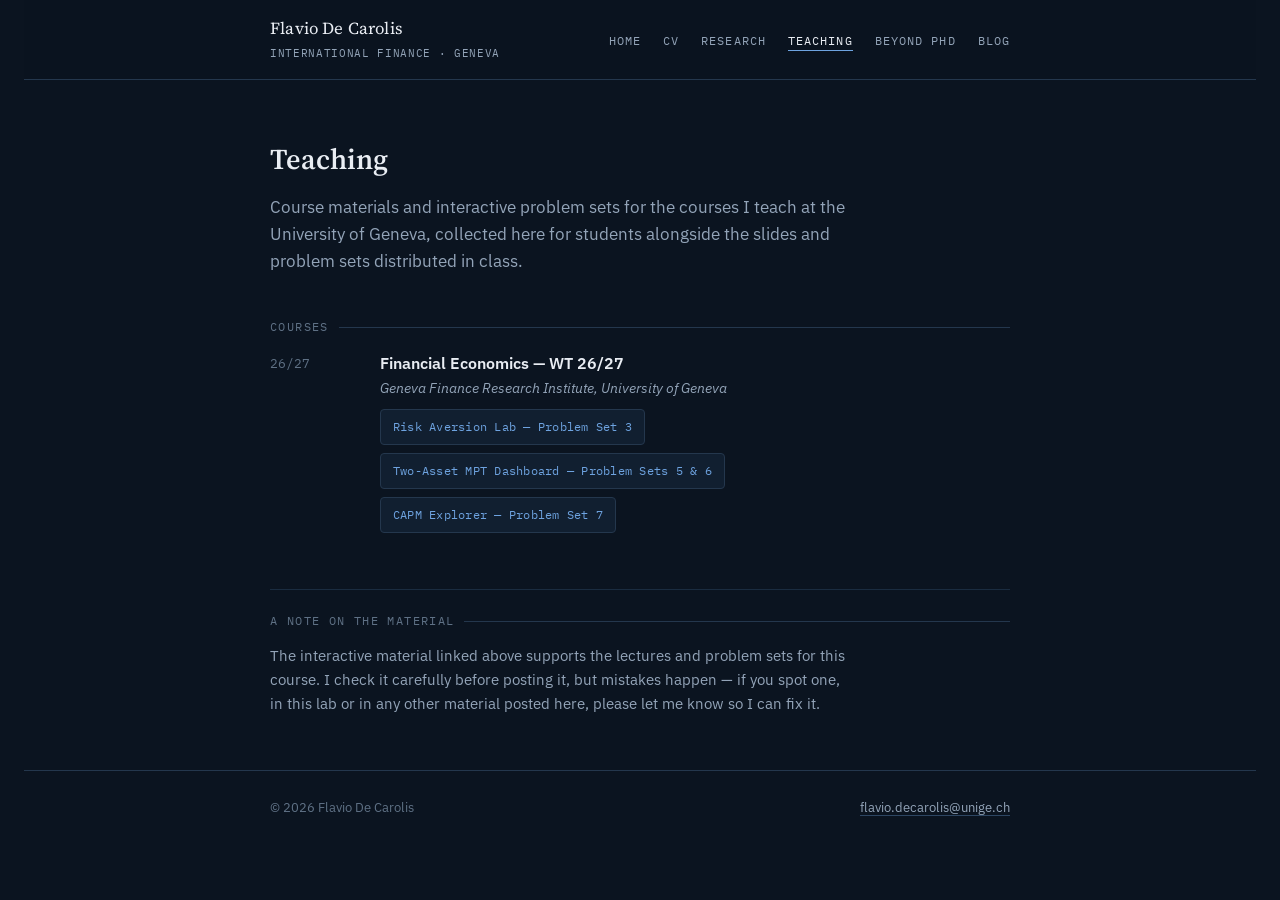
<file: teaching.html>
<!DOCTYPE html>
<html lang="en">
<head>
<meta charset="UTF-8">
<meta name="viewport" content="width=device-width, initial-scale=1.0">
<title>Teaching — Flavio De Carolis</title>
<link rel="preconnect" href="https://fonts.googleapis.com">
<link rel="stylesheet" href="https://fonts.googleapis.com/css2?family=Source+Serif+4:opsz,wght@8..60,400;8..60,600;8..60,700&family=IBM+Plex+Sans:wght@400;500;600&family=IBM+Plex+Mono:wght@400;500&display=swap">
<link rel="stylesheet" href="styles.css">
</head>
<body>

<header class="site-nav">
  <div class="container">
    <a class="brand" href="index.html">Flavio De Carolis<em>International Finance · Geneva</em></a>
    <ul>
      <li><a class="navlink" href="index.html">Home</a></li>
      <li><a class="navlink" href="cv.html">CV</a></li>
      <li><a class="navlink" href="interests.html">Research</a></li>
      <li><a class="navlink" href="teaching.html" aria-current="page">Teaching</a></li>
      <li><a class="navlink" href="beyond.html">Beyond PhD</a></li>
      <li><a class="navlink" href="blog.html">Blog</a></li>
    </ul>
  </div>
</header>

<main>
  <div class="container">

    <section style="margin-bottom:44px;">
      <h1 style="font-size:1.8rem; margin-bottom:12px;">Teaching</h1>
      <p class="lede">
        Course materials and interactive problem sets for the courses I teach at the University of Geneva,
        collected here for students alongside the slides and problem sets distributed in class.
      </p>
    </section>

    <section>
      <div class="eyebrow">Courses</div>
      <div class="ledger">
        <div class="ledger-row">
          <div class="year">26/27</div>
          <div>
            <div class="role">Financial Economics — WT 26/27</div>
            <div class="org">Geneva Finance Research Institute, University of Geneva</div>
            <div class="desc" style="margin-top:10px; display:flex; flex-direction:column; align-items:flex-start; gap:8px;">
              <a class="pill" href="risk-aversion-lab.html" target="_blank" rel="noopener">Risk Aversion Lab — Problem Set 3</a>
              <a class="pill" href="mpt-two-asset-dashboard.html" target="_blank" rel="noopener">Two-Asset MPT Dashboard — Problem Sets 5 &amp; 6</a>
              <a class="pill" href="capm-explorer.html" target="_blank" rel="noopener">CAPM Explorer — Problem Set 7</a>
            </div>
          </div>
        </div>
      </div>
    </section>

    <section class="applied">
      <div class="eyebrow">A Note on the Material</div>
      <p>
        The interactive material linked above supports the lectures and problem sets for this course. I
        check it carefully before posting it, but mistakes happen — if you spot one, in this lab or in any
        other material posted here, please let me know so I can fix it.
      </p>
    </section>

  </div>
</main>

<footer>
  <div class="container">
    <span>© 2026 Flavio De Carolis</span>
    <span><a href="mailto:flavio.decarolis@unige.ch">flavio.decarolis@unige.ch</a></span>
  </div>
</footer>

</body>
</html>
</file>
<file: styles.css>
/* ===========================================================
   Flavio De Carolis — personal site
   A single deliberate dark world: a "ledger" — the printed
   institutional report / working-paper aesthetic of the central
   banks and research institutes this work moves through.
   Colors and type are declared explicitly; this page does not
   adapt to the viewer's OS theme by design.
   =========================================================== */

:root{
  /* --- surfaces --- */
  --bg:        #0b1420;   /* ink-navy ground */
  --surface:   #111f30;   /* card / panel */
  --surface-2: #16283d;   /* stripe / nested row */
  --border:    #24374d;   /* hairline */
  --border-soft: #1a2c40;

  /* --- text --- */
  --ink:      #e9edf3;    /* primary */
  --ink-dim:  #93a4b8;    /* secondary / meta */
  --ink-faint:#5f7185;    /* tertiary / captions */

  /* --- accents --- */
  --accent:       #6ea3e0; /* signal blue — links, headings emphasis */
  --accent-fill:  #2b5da0; /* solid blue — buttons */
  --accent-fill-hover: #35699f;
  --gold: #b8944f;         /* muted brass — awards / distinctions only */

  /* --- type --- */
  --font-serif: "Source Serif 4", Georgia, "Times New Roman", serif;
  --font-sans:  "IBM Plex Sans", -apple-system, "Segoe UI", Roboto, sans-serif;
  --font-mono:  "IBM Plex Mono", ui-monospace, SFMono-Regular, Menlo, monospace;

  color-scheme: dark;
}

*{ box-sizing:border-box; }
html{ background:var(--bg); }

body{
  margin:0;
  background:var(--bg);
  color:var(--ink);
  font-family:var(--font-sans);
  font-size:16px;
  line-height:1.6;
  -webkit-font-smoothing:antialiased;
  padding-inline:24px;
}

a{ color:var(--accent); text-decoration-color:rgba(110,163,224,.35); text-underline-offset:3px; }
a:hover{ text-decoration-color:var(--accent); }
a:focus-visible, button:focus-visible, input:focus-visible{
  outline:2px solid var(--accent); outline-offset:2px; border-radius:2px;
}

img{ max-width:100%; display:block; }

.container{
  max-width:740px;
  margin-inline:auto;
}

h1,h2,h3{
  font-family:var(--font-serif);
  font-weight:600;
  color:var(--ink);
  text-wrap:balance;
  margin:0;
}

p{ margin:0; }

::selection{ background:rgba(110,163,224,.28); color:var(--ink); }

/* ---------------- nav ---------------- */

.site-nav{
  position:sticky; top:0; z-index:20;
  background:rgba(11,20,32,.92);
  backdrop-filter:blur(6px);
  border-bottom:1px solid var(--border);
}
.site-nav .container{
  display:flex; align-items:center; justify-content:space-between;
  padding-block:16px;
  gap:16px;
  flex-wrap:wrap;
}
.site-nav .brand{
  font-family:var(--font-serif);
  font-size:1.05rem;
  color:var(--ink);
  text-decoration:none;
  letter-spacing:.01em;
}
.site-nav .brand em{
  font-style:normal;
  color:var(--ink-dim);
  font-family:var(--font-mono);
  font-size:.7rem;
  letter-spacing:.06em;
  display:block;
  margin-top:2px;
  text-transform:uppercase;
}
.site-nav ul{
  list-style:none; margin:0; padding:0;
  display:flex; gap:22px; flex-wrap:wrap;
}
.site-nav a.navlink{
  font-family:var(--font-mono);
  font-size:.76rem;
  letter-spacing:.09em;
  text-transform:uppercase;
  color:var(--ink-dim);
  text-decoration:none;
  padding-bottom:2px;
  border-bottom:1px solid transparent;
}
.site-nav a.navlink:hover,
.site-nav a.navlink[aria-current="page"]{
  color:var(--ink);
  border-bottom-color:var(--accent);
}

/* ---------------- page scaffolding ---------------- */

main{ padding-block:56px 40px; }

.eyebrow{
  font-family:var(--font-mono);
  font-size:.72rem;
  letter-spacing:.12em;
  text-transform:uppercase;
  color:var(--ink-faint);
  display:flex; align-items:center; gap:10px;
  margin-bottom:14px;
}
.eyebrow::after{
  content:"";
  flex:1;
  height:1px;
  background:var(--border);
}

section{ margin-bottom:56px; }
section:last-child{ margin-bottom:0; }

.lede{
  color:var(--ink-dim);
  font-size:1.05rem;
  max-width:60ch;
}

/* ---------------- hero (home) ---------------- */

.hero{
  display:grid;
  grid-template-columns:140px 1fr;
  gap:28px;
  align-items:start;
  margin-bottom:40px;
}
.hero img{
  width:140px; height:auto;
  border-radius:5px;
  border:1px solid var(--border);
}
.hero h1{ font-size:2rem; margin-bottom:6px; }
.hero .role{
  color:var(--accent);
  font-size:1.02rem;
  margin-bottom:4px;
}
.hero .affil{
  color:var(--ink-dim);
  font-size:.94rem;
  margin-bottom:16px;
}
.hero .tagline{
  font-family:var(--font-serif);
  font-style:italic;
  color:var(--ink);
  font-size:1.12rem;
  max-width:52ch;
}

@media (max-width:560px){
  .hero{ grid-template-columns:1fr; }
  .hero img{ width:104px; }
}

/* ---------------- contact row ---------------- */

.contact-row{
  display:flex; flex-wrap:wrap; gap:10px;
  margin-top:20px;
}
.pill{
  font-family:var(--font-mono);
  font-size:.78rem;
  letter-spacing:.02em;
  color:var(--ink-dim);
  border:1px solid var(--border);
  background:var(--surface);
  padding:7px 12px;
  border-radius:4px;
  text-decoration:none;
}
.pill:hover{ color:var(--ink); border-color:var(--accent); text-decoration:none; }

/* ---------------- buttons ---------------- */

.btn{
  display:inline-flex; align-items:center; gap:8px;
  font-family:var(--font-mono);
  font-size:.78rem;
  letter-spacing:.08em;
  text-transform:uppercase;
  text-decoration:none;
  padding:11px 18px;
  border-radius:4px;
  border:1px solid transparent;
  cursor:pointer;
}
.btn-primary{
  background:var(--accent-fill);
  color:#eef4fb;
}
.btn-primary:hover{ background:var(--accent-fill-hover); }
.btn-outline{
  border-color:var(--border);
  color:var(--ink-dim);
  background:transparent;
}
.btn-outline:hover{ color:var(--ink); border-color:var(--accent); }

/* ---------------- "currently" panel ---------------- */

.panel{
  background:var(--surface);
  border:1px solid var(--border);
  border-radius:6px;
  padding:20px 22px;
}
.panel-list{ list-style:none; margin:0; padding:0; display:grid; gap:12px; }
.panel-list li{
  display:grid;
  grid-template-columns:15px 1fr;
  gap:10px;
  font-size:.95rem;
  color:var(--ink);
}
.panel-list li::before{
  content:"";
  width:6px; height:6px;
  margin-top:7px;
  border-radius:50%;
  background:var(--accent);
}
.panel-list .meta{ color:var(--ink-dim); font-size:.88rem; }

/* ---------------- ledger rows (CV entries) ---------------- */

.ledger{ display:grid; gap:22px; }
.ledger-row{
  display:grid;
  grid-template-columns:92px 1fr;
  gap:18px;
}
.ledger-row .year{
  font-family:var(--font-mono);
  font-size:.82rem;
  color:var(--ink-faint);
  padding-top:2px;
  white-space:nowrap;
}
.ledger-row .role{
  font-weight:600;
  color:var(--ink);
  font-size:.98rem;
}
.ledger-row .org{
  color:var(--ink-dim);
  font-size:.9rem;
  font-style:italic;
}
.ledger-row .desc{
  color:var(--ink-dim);
  font-size:.92rem;
  margin-top:4px;
}
.ledger-row .desc a{ color:var(--accent); }

@media (max-width:560px){
  .ledger-row{ grid-template-columns:1fr; gap:4px; }
  .ledger-row .year{ color:var(--accent); }
}

/* ---------------- tag / chip rows ---------------- */

.tags{ display:flex; flex-wrap:wrap; gap:8px; }
.tag{
  font-family:var(--font-mono);
  font-size:.78rem;
  color:var(--ink-dim);
  background:var(--surface-2);
  border:1px solid var(--border);
  padding:4px 10px;
  border-radius:4px;
}

/* ---------------- awards ---------------- */

.award{
  border-left:2px solid var(--gold);
  padding-left:14px;
}
.award .year{ color:var(--gold); }

/* ---------------- sub-groupings within a section ---------------- */

.subhead{
  font-family:var(--font-mono);
  font-size:.72rem;
  letter-spacing:.1em;
  text-transform:uppercase;
  color:var(--ink-faint);
  margin:26px 0 14px;
}
.subhead:first-child{ margin-top:0; }

/* ---------------- research interest cards ---------------- */

.interest-list{ display:grid; gap:28px; }
.interest{
  border-top:1px solid var(--border);
  padding-top:20px;
}
.interest h3{ font-size:1.15rem; margin-bottom:8px; }
.interest .num{
  font-family:var(--font-mono);
  color:var(--ink-faint);
  font-size:.82rem;
  margin-bottom:6px;
  display:block;
}
.interest p{ color:var(--ink-dim); max-width:64ch; }

/* ---------------- applied work (subtle) ---------------- */

.applied{
  border-top:1px solid var(--border-soft);
  padding-top:22px;
}
.applied p{ color:var(--ink-dim); font-size:.93rem; max-width:64ch; margin-bottom:14px; }
.applied ul{ margin:0; padding-left:18px; color:var(--ink-dim); font-size:.9rem; display:grid; gap:8px; }
.applied li::marker{ color:var(--ink-faint); }

/* ---------------- blog ---------------- */

.post-row{
  display:block;
  padding:18px 0;
  border-top:1px solid var(--border);
  text-decoration:none;
  color:inherit;
}
.post-row:first-child{ border-top:none; }
.post-row .post-date{
  font-family:var(--font-mono);
  font-size:.76rem;
  color:var(--ink-faint);
  letter-spacing:.04em;
}
.post-row h3{ color:var(--ink); font-size:1.15rem; margin:6px 0 6px; }
.post-row:hover h3{ color:var(--accent); }
.post-row .excerpt{ color:var(--ink-dim); font-size:.94rem; max-width:64ch; }

.empty-row{
  border:1px dashed var(--border);
  border-radius:6px;
  padding:28px 22px;
  color:var(--ink-dim);
  font-size:.94rem;
}
.empty-row strong{ color:var(--ink); display:block; margin-bottom:4px; font-family:var(--font-serif); font-size:1.05rem; }

/* ---------------- blog post body ---------------- */

.post-body{
  display:grid;
  gap:20px;
  max-width:68ch;
  font-size:1.02rem;
  line-height:1.75;
  color:var(--ink);
}
.post-body strong{ color:var(--ink); }
.post-body a{ color:var(--accent); }
.post-kicker{
  font-family:var(--font-serif);
  font-style:italic;
  color:var(--ink-dim);
  font-size:1.08rem;
  margin-bottom:22px;
}
.post-note{
  color:var(--ink-faint);
  font-size:.86rem;
  font-style:italic;
  max-width:68ch;
  line-height:1.6;
}
.post-note + .post-note{ margin-top:14px; }

.refs{
  list-style:none;
  margin:0; padding:0;
  display:grid; gap:10px;
  color:var(--ink-faint);
  font-size:.84rem;
  line-height:1.6;
}
.refs a{ color:var(--ink-dim); }
.refs a:hover{ color:var(--accent); }
.refs li{ scroll-margin-top:80px; }

.post-body sup a{
  color:var(--accent);
  text-decoration:none;
  font-size:.72em;
  padding-left:1px;
}
.post-body sup a:hover{ text-decoration:underline; }

/* ---------------- footer ---------------- */

footer{
  border-top:1px solid var(--border);
  padding-block:26px 48px;
  color:var(--ink-faint);
  font-size:.82rem;
}
footer .container{
  display:flex; justify-content:space-between; flex-wrap:wrap; gap:10px;
}
footer a{ color:var(--ink-dim); }

/* ---------------- table (education/skills) ---------------- */

.kv{ display:grid; grid-template-columns:auto 1fr; gap:8px 18px; font-size:.92rem; }
.kv dt{ color:var(--ink-faint); font-family:var(--font-mono); font-size:.78rem; text-transform:uppercase; letter-spacing:.06em; padding-top:2px; }
.kv dd{ margin:0; color:var(--ink-dim); }
</file>
